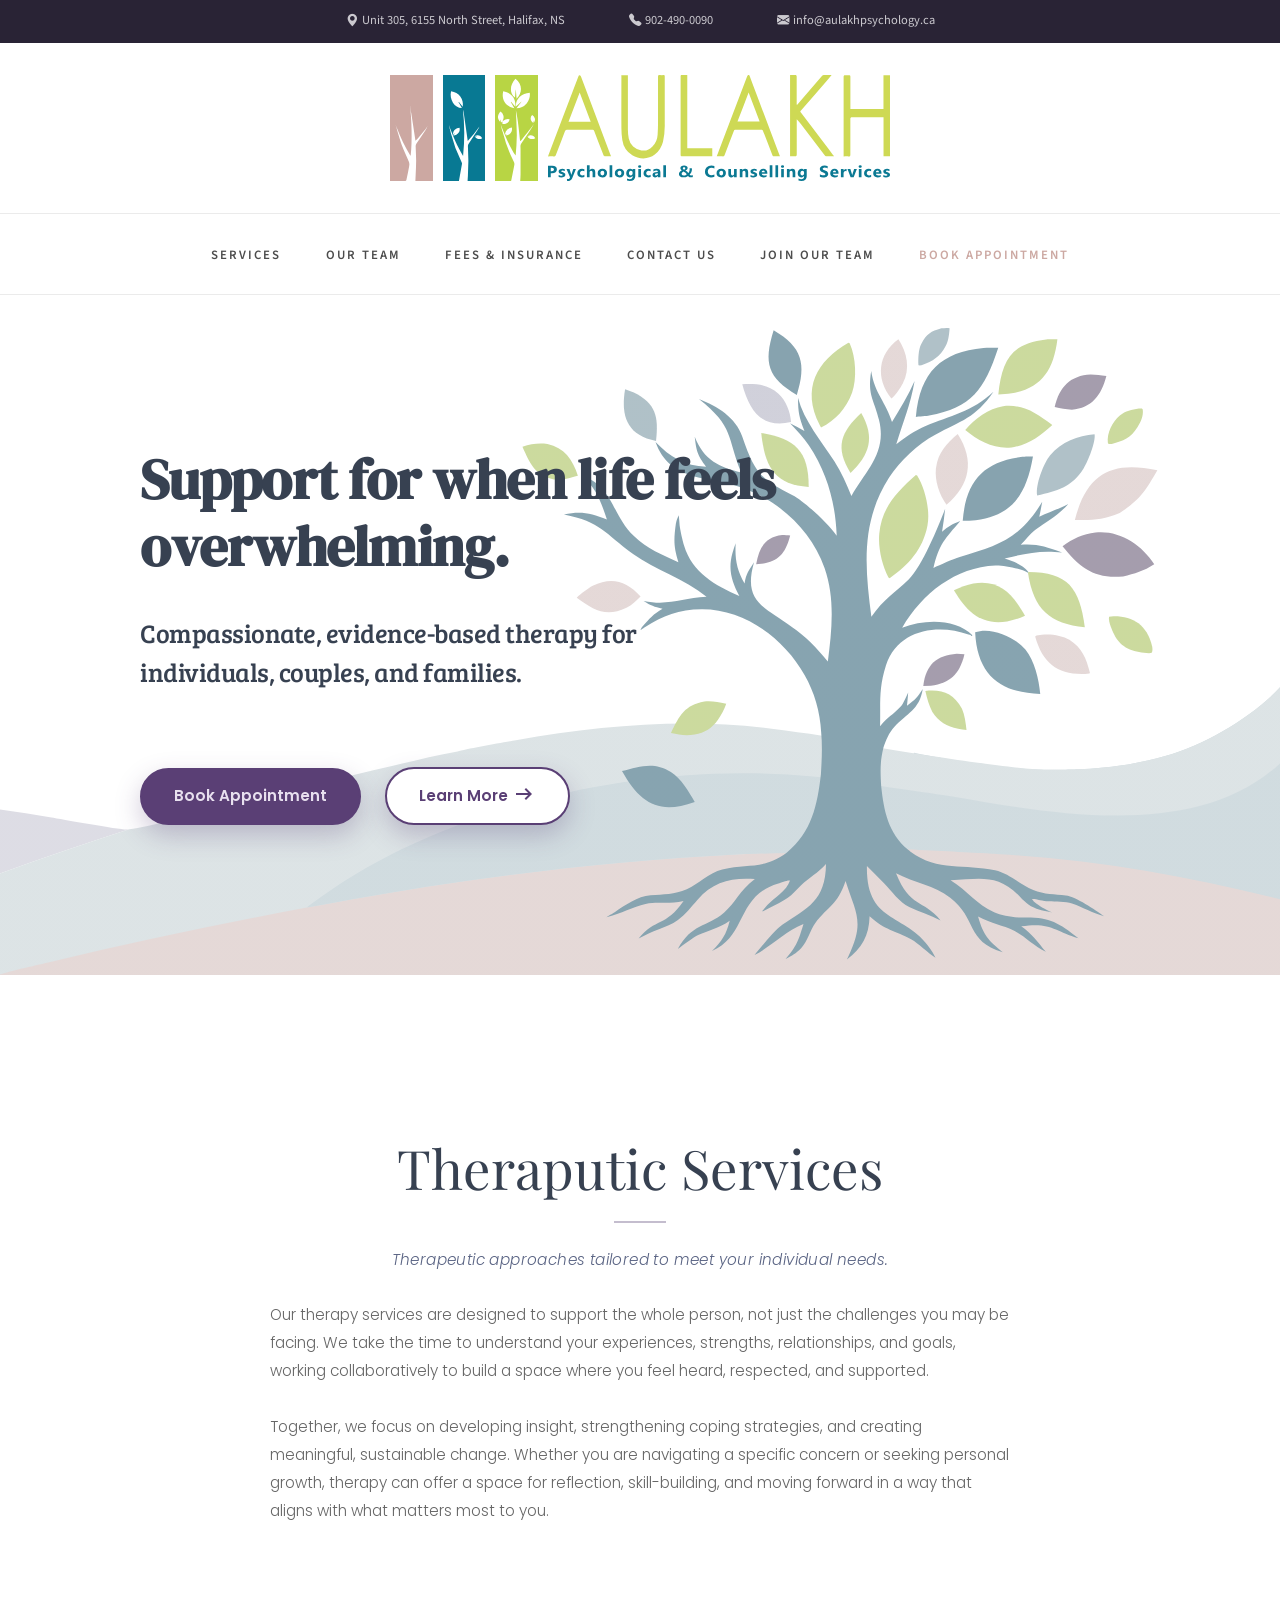
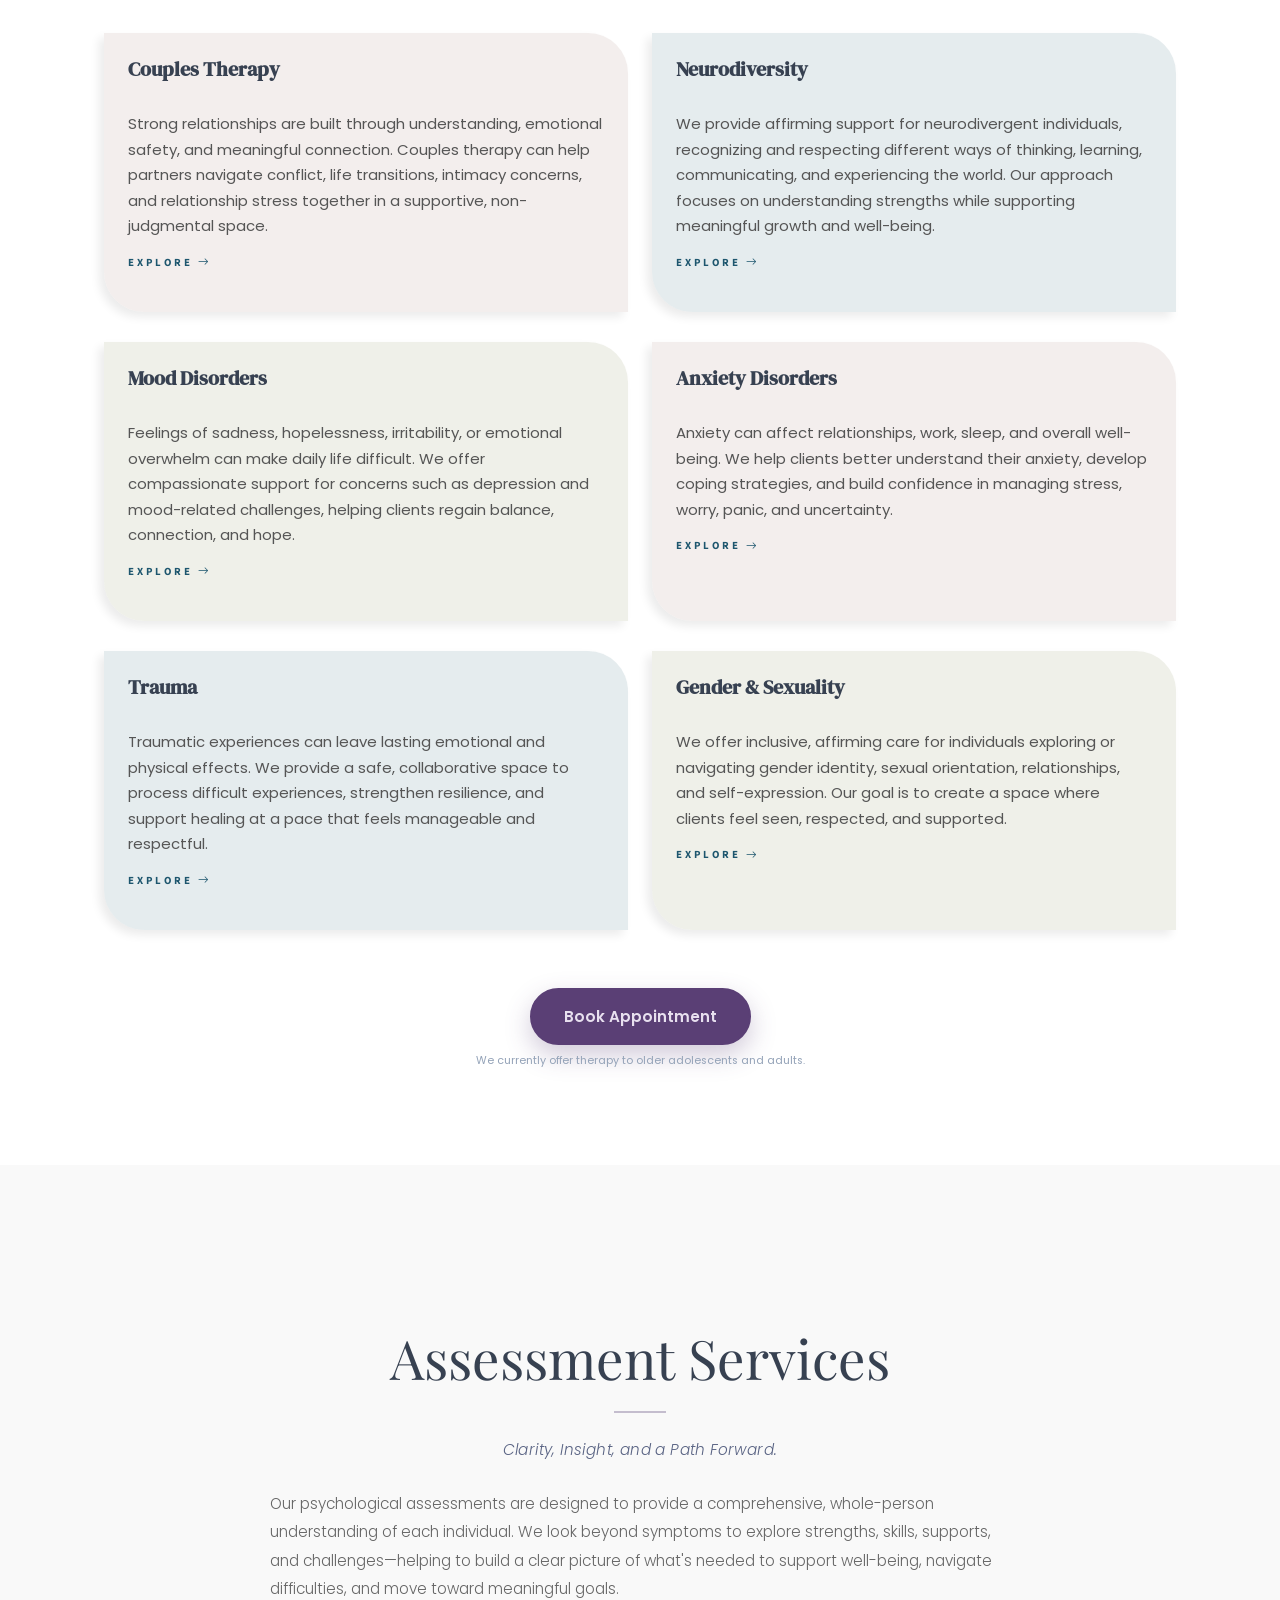
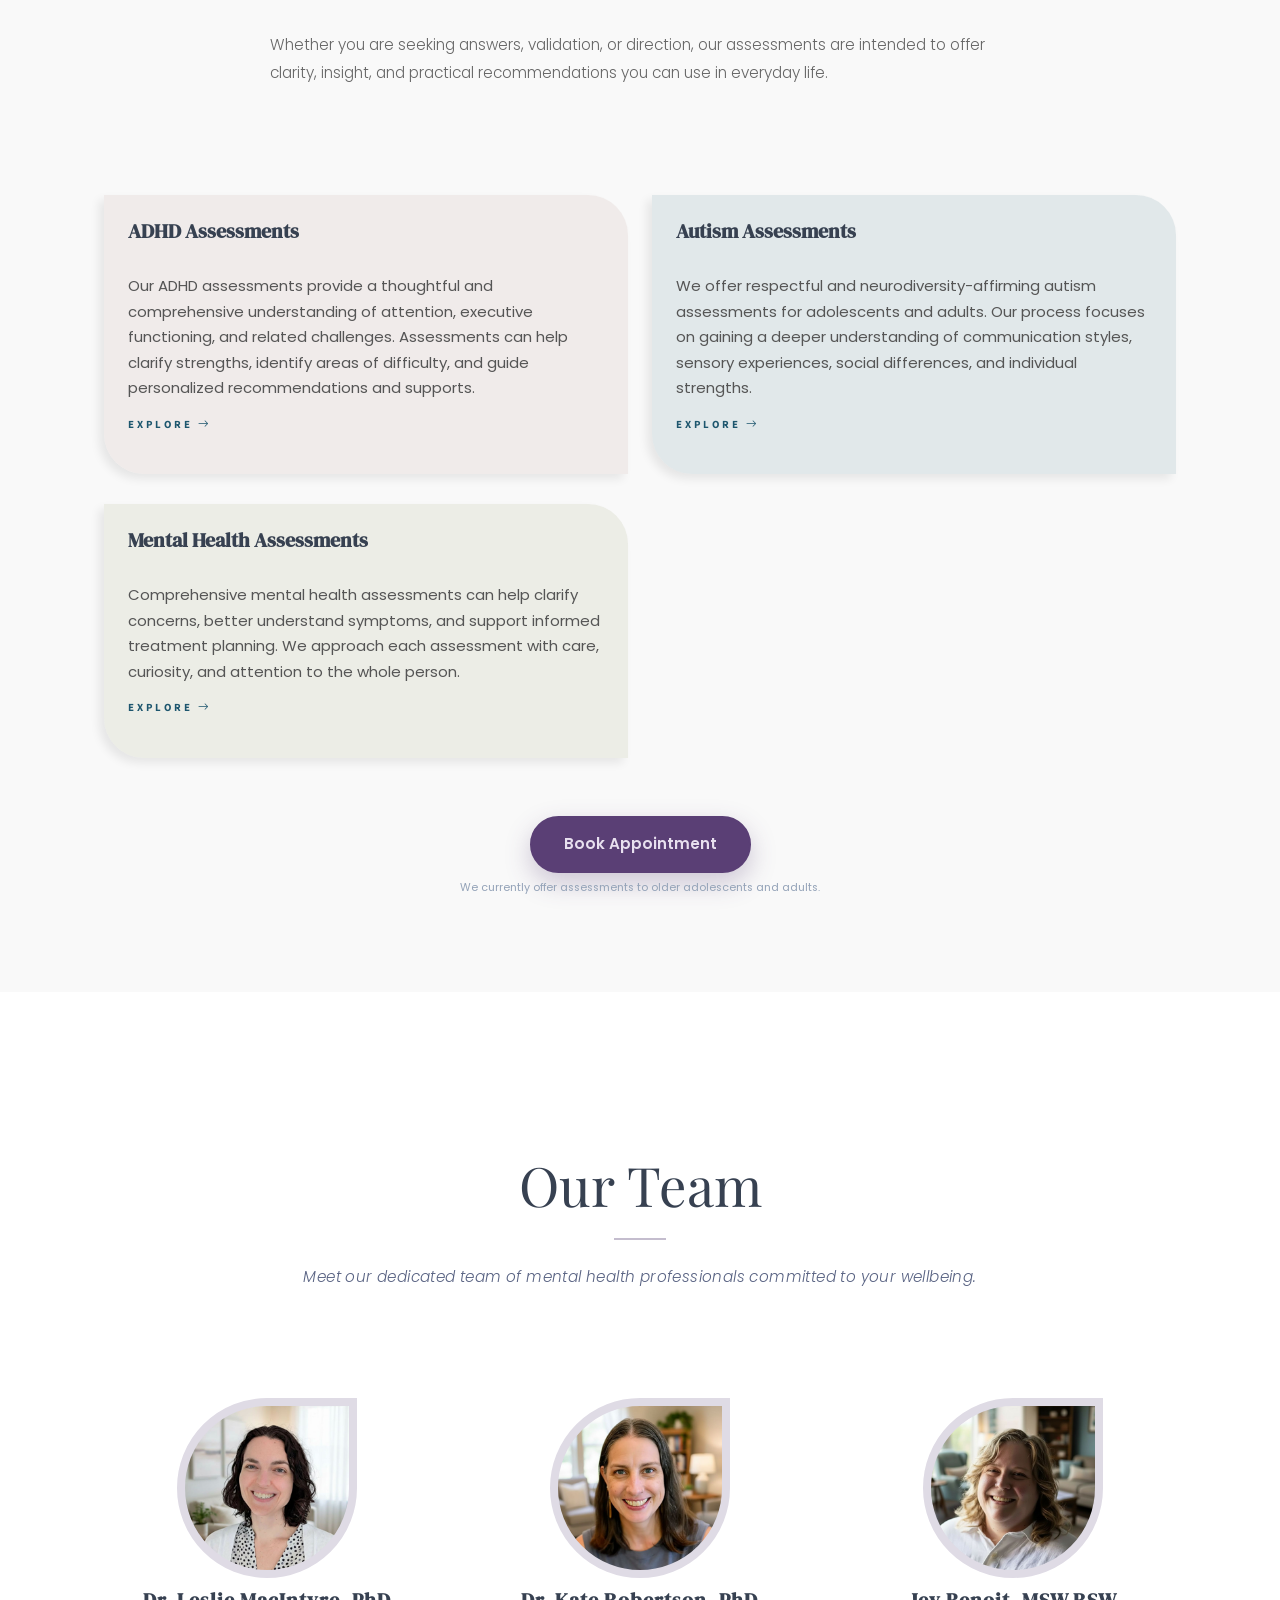
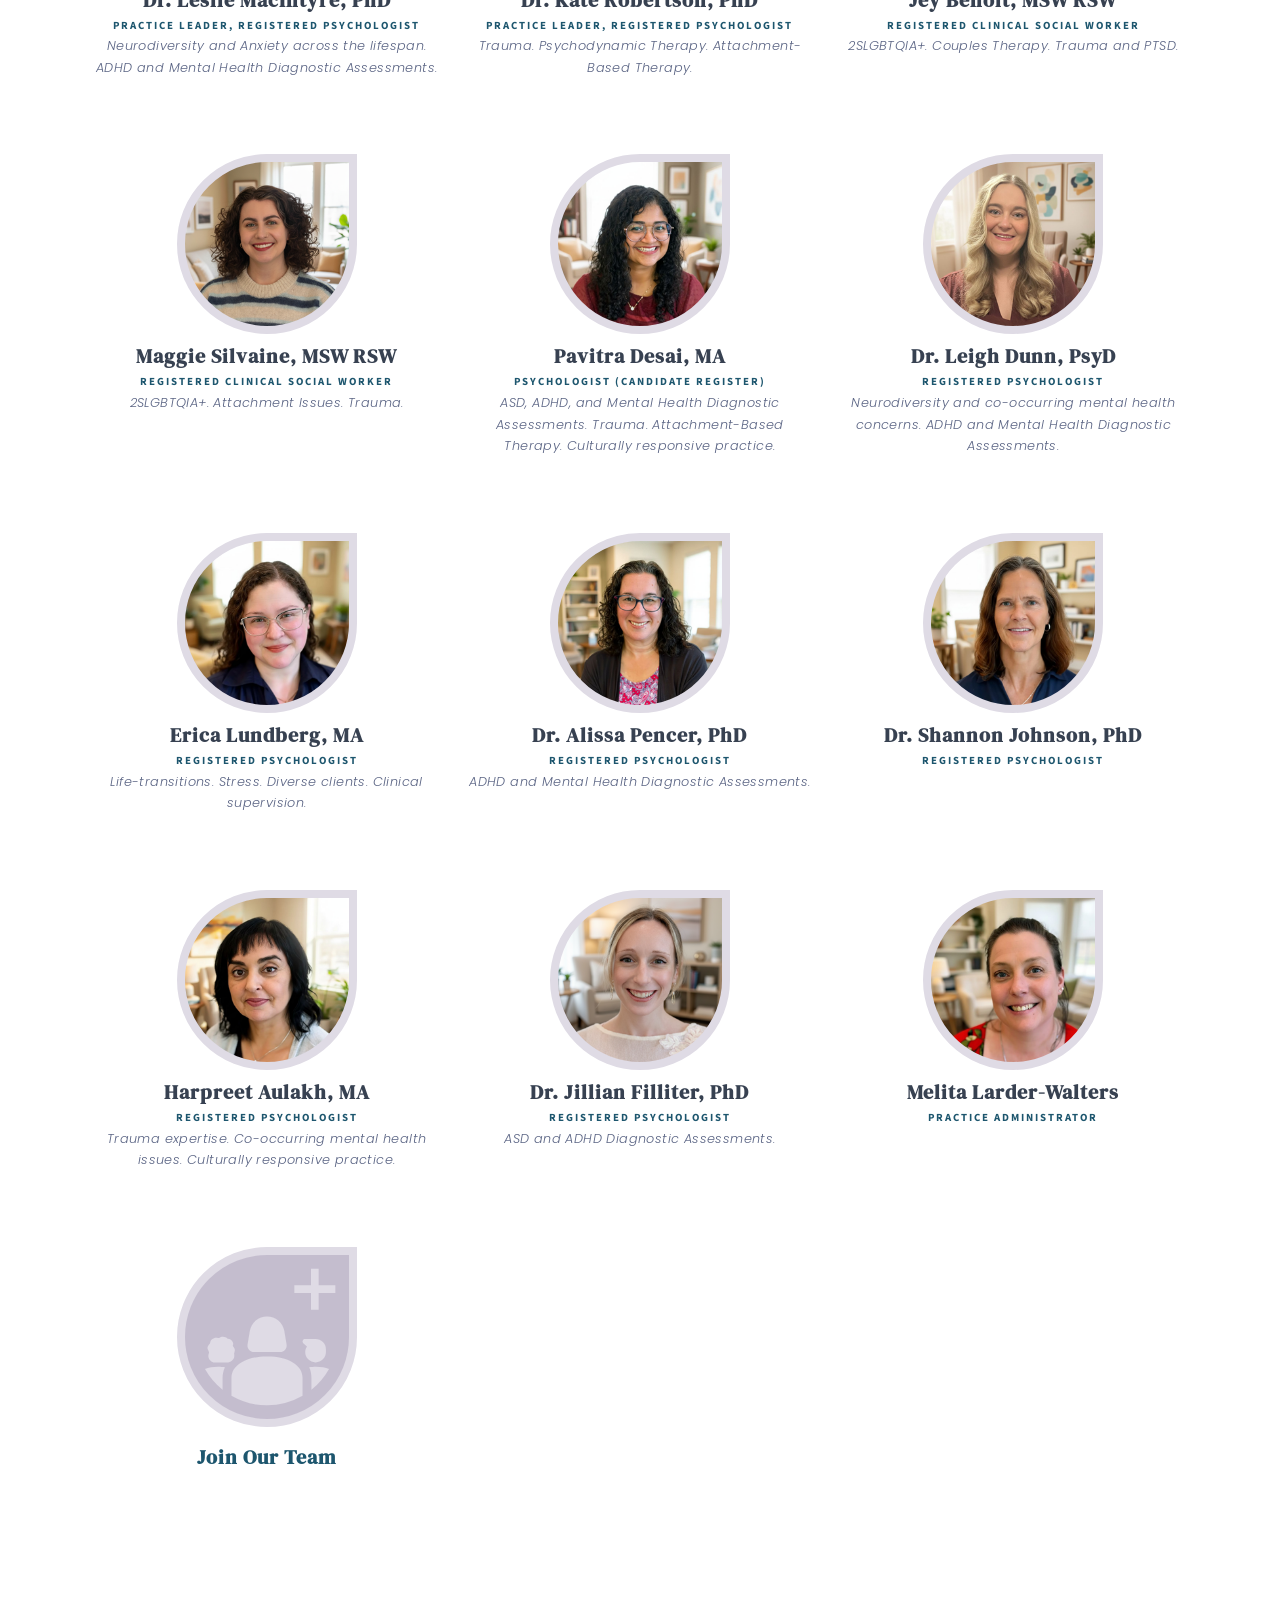
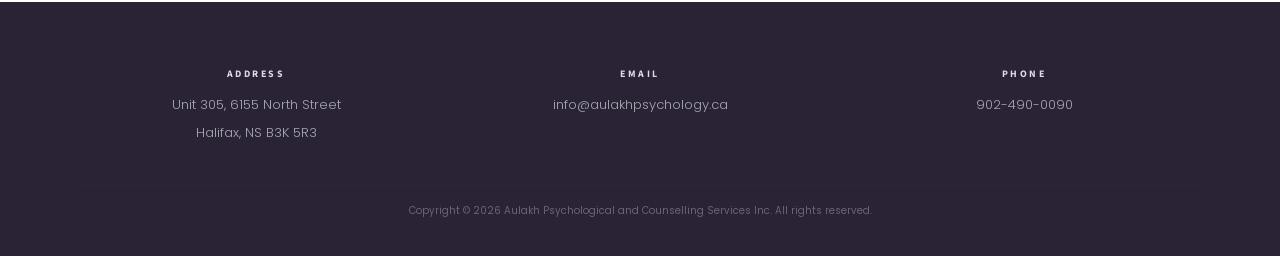
<file: index.html>
<!doctype html>
<html lang="en">
    <head>
        <meta charset="utf-8">
        <meta name="viewport" content="width=device-width, initial-scale=1">
        <meta name="description" content="Registered Clinical Psychologists and Social Workers in Halifax, Nova Scotia" />
	    <meta name="keywords" content="aulakh, psychology, psychological, psychologists, counselling, clinicians, assessments, telehealth" />
        <title>Aulakh Psychology</title>
        
        <!-- STYLESHEETS -->
        <link href="css/animate.css" rel="stylesheet">
        <link href="css/bootstrap.css" rel="stylesheet">
        <link href="css/style.css" rel="stylesheet">
        <!-- END STYLESHEETS -->

        <!-- SCRIPTS -->
        <script src="js/jquery-4.0.0.min.js"></script>
        <script src="js/bootstrap.bundle.js"></script>
        <script src="js/main.js"></script> 
        <!-- END SCRIPTS -->
    </head>
    <body>
        <!-- PRELOADER -->
        <div class="loader-wrap">
            <!-- <span class="loader"></span> -->
        </div>
        <!-- END PRELOADER -->

        <div class="content-blur"></div>

        <!-- HEADER INFO BAR -->
        <div class="text-center d-none d-xl-block header-bar">
                <div class="header-banner">
                    <div class="header-content">
                        <a href="http://maps.google.com?q=6155%20North%20Street%20Halifax%20NS%20B3K%205R3" target="_blank"><i class="pe-md-1 bi bi-geo-alt-fill"></i></a><a href="http://maps.google.com?q=6155%20North%20Street%20Halifax%20NS%20B3K%205R3" target="_blank">Unit 305, 6155 North Street, Halifax, NS</a>
                    </div>
                    <div class="header-content">
                        <a href="tel:+9024900090"><i class="pe-md-1 bi bi-telephone-fill"></i></a><a href="tel:+9024900090">902-490-0090</a>
                    </div>
                    <div class="header-content">
                        <a href="mailto:info@aulakhpsychology.ca"><i class="pe-md-1 bi bi-envelope-fill"></i></a><a href="mailto:info@aulakhpsychology.ca">info@aulakhpsychology.ca</a>                  
                    </div>
                </div>
        </div>
        <!-- END HEADER INFO BAR -->

        <!-- WEBSITE LOGO -->
        <div class="logo-wrap">
            <a href="index.html" class="logo-container">
                <div class="img-container"> 
                    <img src="images/aulakh_logo_1.svg" id="logo-1" alt="Aulakh Logo Small Tree" />
                </div>
                <div class="img-container">
                    <img src="images/aulakh_logo_2.svg" id="logo-2" alt="Aulakh Logo Medium Tree" />
                </div>
                <div class="img-container">
                    <img src="images/aulakh_logo_3.svg" id="logo-3" alt="Aulakh Logo Large Tree" />
                </div>
                <div class="img-container">
                    <img src="images/aulakh_logo_4.svg" id="logo-4" alt="Aulakh Logo Text" />
                </div>
            </a>
        </div>
        <!-- END WEBSITE LOGO -->

        <!-- NAVIGATION MENU -->
        <nav class="sticky-top main-nav" role="navigation">
            <div class="navbar-container">
                <a href="index.html">
                    <img src="images/aulakh_logo.svg" class="navbar-logo" alt="Aulakh Logo">
                </a>
                <button class="navbar-toggle">
                    <span class="bar"></span>
                    <span class="bar"></span>
                    <span class="bar"></span>
                </button>
                <div class="navbar-inner">
                    <ul class="navbar-menu">
                        <li class="has-dropdown">
                            <a class="scroll" href="index.html#theraputic-services">Services</a>
                            <button  class="drop-toggle">
                                <i class="bi bi-chevron-compact-down chevron"></i>
                            </button>
                            <ul class="dropdown">
                                <li><a href="couples-therapy.html">Couples Therapy</a></li>
                                <li><a href="neurodiversity.html">Neurodiversity</a></li>
                                <li><a href="mood-disorders.html">Mood Disorders</a></li>
                                <li><a href="anxiety-disorders.html">Anxiety Disorders</a></li>
                                <li><a href="trauma.html">Trauma</a></li>
                                <li><a href="gender-sexuality.html">Gender & Sexuality</a></li>
                                <li><a href="index.html#assessment-services">Assessments</a></li>
                            </ul>
                        </li>
                        <li><a class="scroll" href="index.html#team">Our Team</a></li>
                        <li><a href="fees.html">Fees & Insurance</a></li>
                        <li><a href="contact.html">Contact Us</a></li>
                        <li><a href="join-team.html">Join Our Team</a></li>
                        <li><a data-bs-toggle="modal" data-bs-target="#bookModal" class="appointment">Book Appointment</a></li>
                    </ul>
                </div>
            </div>
        </nav>
        <!-- END NAVIGATION MENU -->

        <!-- HERO SECTION -->
        <div class="hero hero-main-overlay vertical-align">
            <div class="section-wrap-main">
                <h1>Support for when life feels overwhelming.</h1>
                <h2>Compassionate, evidence-based therapy for individuals, couples, and families.</h2>
                <a data-bs-toggle="modal" data-bs-target="#bookModal" class="btn-appt">Book Appointment</a>
                <div class="modal fade" id="bookModal" tabindex="-1" aria-labelledby="bookModalLabel" aria-hidden="true">
                    <div class="modal-dialog modal-dialog-centered modal-xl modal-fullscreen-lg-down">
                        <div class="modal-content">
                            <div class="modal-header">
                                    <button type="button" class="btn-close" data-bs-dismiss="modal" aria-label="Close"></button>
                            </div>
                            <div class="modal-body">
                                <div class="modal-cta">

                                    <!-- Left: Contact info -->
                                    <div>
                                        <h2 class="cta-contact-h">Contact Info</h2>
                                        <div style="margin-top:1.75rem">
                                            <a href="mailto:info@aulakhpsychology.ca" class="contact-link">
                                                <div class="c-icon">
                                                    <svg viewBox="0 0 24 24" width="20" height="20" fill="none" stroke="currentColor" stroke-width="1.8"><rect x="3" y="5" width="18" height="14" rx="2"/><path d="M3 7l9 6 9-6"/></svg>
                                                </div>
                                                <div class="c-meta">
                                                    <span class="c-lbl">Email</span>
                                                    <span class="c-val">info@aulakhpsychology.ca</span>
                                                </div>
                                            </a>
                                            <a href="tel:+9024900090" class="contact-link">
                                                <div class="c-icon">
                                                    <svg viewBox="0 0 24 24" width="20" height="20" fill="none" stroke="currentColor" stroke-width="1.8"><path d="M6.6 10.8c1.4 2.8 3.8 5.1 6.6 6.6l2.2-2.2c.3-.3.7-.4 1-.2 1.1.4 2.3.6 3.5.6.6 0 1 .4 1 1V20c0 .6-.4 1-1 1C10.4 21 3 13.6 3 4.4c0-.6.4-1 1-1h3.4c.6 0 1 .4 1 1 0 1.2.2 2.4.6 3.5.1.4 0 .8-.2 1z" stroke-linejoin="round"/></svg>
                                                </div>
                                                <div class="c-meta">
                                                    <span class="c-lbl">Phone</span>
                                                    <span class="c-val">902-490-0090</span>
                                                </div>
                                            </a>
                                            <a href="fax:+9024900099" class="contact-link">
                                                <div class="c-icon">
                                                    <svg viewBox="0 0 24 24" width="20" height="20" fill="none" stroke="currentColor" stroke-width="1.8"><path d="M19 8h-1V3H6v5H5c-1.66 0-3 1.34-3 3v5h4v5h12v-5h4v-5c0-1.66-1.34-3-3-3zM8 5h8v3H8V5zm8 14H8v-5h8v5zm3-5h-1v-2H6v2H5v-3c0-0.55 0.45-1 1-1h12c0.55 0 1 .45 1 1v3zM18 12.5c-.55 0-1-.45-1-1s.45-1 1-1 1 .45 1 1-.45 1-1 1z" stroke-linejoin="round"/></svg>
                                                </div>
                                                <div class="c-meta">
                                                    <span class="c-lbl">Fax</span>
                                                    <span class="c-val">902-490-0099</span>
                                                </div>
                                            </a>
                                            <a href="http://maps.google.com?q=6155+North+Street+Halifax+NS" target="_blank" class="contact-link">
                                                <div class="c-icon">
                                                    <svg viewBox="0 0 24 24" width="20" height="20" fill="none" stroke="currentColor" stroke-width="1.8"><path d="M12 2C8.13 2 5 5.13 5 9c0 5.25 7 13 7 13s7-7.75 7-13c0-3.87-3.13-7-7-7zm0 9.5c-1.38 0-2.5-1.12-2.5-2.5s1.12-2.5 2.5-2.5 2.5 1.12 2.5 2.5-1.12 2.5-2.5 2.5z" stroke-linejoin="round"/></svg>
                                                </div>
                                                <div class="c-meta">
                                                    <span class="c-lbl">Address</span>
                                                    <span class="c-val">Unit 305, 6155 North Street</span>
                                                    <span class="c-val">Halifax, NS B3K 5R3</span>
                                                </div>
                                            </a>
                                        </div>
                                    </div>

                                <!-- Right: Form -->
                                <!--
                                    FORM SETUP NOTE:
                                    This form submits via FormSubmit.co, the same free, no-backend service used
                                    on the ADHD Assessments page. To activate it:
                                    1. Replace REPLACE_WITH_INTAKE_EMAIL@aulakhpsychology.ca below with the real intake email.
                                    2. FormSubmit will send that inbox one confirmation email the first time the
                                    form is submitted — click the activation link in it to start receiving
                                    submissions. (If you've already activated this address for the ADHD page,
                                    it's already active here too.)
                                -->
                                    <div>
                                        <h2 class="cta-contact-h">Book Your Appointment</h2>
                                        <div class="toggle-container fgroup">
                                            <span id="newClient" class="toggle-label-text">New Client</span>
                                            <label class="switch">
                                                <input type="checkbox" id="formToggler">
                                                <span class="slider round"></span>
                                            </label>
                                            <span id="existingClient" class="toggle-label-text disabled">Existing Client</span>
                                        </div>

                                        <form id="formA" class="toggle-form" action="https://formsubmit.co/REPLACE_WITH_INTAKE_EMAIL@aulakhpsychology.ca" method="POST">
                                            <input type="hidden" name="_subject" value="New Client Appointment Request">
                                            <input type="hidden" name="_template" value="table">
                                            <input type="hidden" name="_next" value="index.html#book-modal">
                                            <input type="text" name="_honey" style="display:none" tabindex="-1" autocomplete="off">

                                            <div class="fgroup">
                                                <label class="flabel" for="new-contact-name">Full Name</label>
                                                <input class="finput" type="text" id="new-contact-name" name="Name" placeholder="First Last" autocomplete="name" required>
                                            </div>
                                            <div class="frow fgroup">
                                                <div>
                                                    <label class="flabel" for="new-contact-phone">Phone</label>
                                                    <input class="finput phone-format" type="tel" id="new-contact-phone" name="Phone" placeholder="(555) 555-5555" maxlength="13" autocomplete="tel" required>
                                                </div>
                                                <div>
                                                    <label class="flabel" for="new-contact-email">Email</label>
                                                    <input class="finput" type="email" id="new-contact-email" name="Email" placeholder="name@example.com" autocomplete="email" required>
                                                </div>
                                            </div>
                                            <div class="fgroup">
                                                <label class="flabel" for="new-contact-info">How Can We Help?</label>
                                                <textarea class="finput" id="new-contact-info" name="Additional Information" placeholder="Briefly describe what you're looking for..." required></textarea>
                                            </div>
                                            <p class="fineprint">
                                                By submitting this form, you consent to receive communications from Aulakh
                                                Psychological & Counselling Services, Inc. If you provide an email address, you'll
                                                receive an automated confirmation. See our <a href="privacy-policy.html" target="_blank">Privacy Policy</a> for details
                                                on how we protect your information.
                                            </p>
                                            <button class="submit-btn" type="submit">Request Appointment</button>
                                        </form>

                                        <form id="formB" class="toggle-form hidden" action="https://formsubmit.co/REPLACE_WITH_INTAKE_EMAIL@aulakhpsychology.ca" method="POST">
                                            <input type="hidden" name="_subject" value="Existing Client Appointment Request">
                                            <input type="hidden" name="_template" value="table">
                                            <input type="hidden" name="_next" value="index.html#book-modal">
                                            <input type="text" name="_honey" style="display:none" tabindex="-1" autocomplete="off">

                                            <div class="fgroup">
                                                <label class="flabel" for="existing-contact-name">Full Name</label>
                                                <input class="finput" type="text" id="existing-contact-name" name="Name" placeholder="First Last" autocomplete="name" required>
                                            </div>
                                            <div class="frow fgroup">
                                                <div>
                                                    <label class="flabel" for="existing-contact-phone">Phone</label>
                                                    <input class="finput phone-format" type="tel" id="existing-contact-phone" name="Phone" placeholder="(555) 555-5555" maxlength="13" autocomplete="tel" required>
                                                </div>
                                                <div>
                                                    <label class="flabel" for="existing-contact-email">Email</label>
                                                    <input class="finput" type="email" id="existing-contact-email" name="Email" placeholder="name@example.com" autocomplete="email" required>
                                                </div>
                                            </div>
                                            <div class="fgroup">
                                                <label class="flabel" for="clinician-select">Select your Clinician</label>
                                                <select class="finput custom-select" id="clinician-select" name="Clinician" required>
                                                    <option value="" disabled selected hidden>--Please choose an option--</option>
                                                    <option value="Alissa Pencer">Dr. Alissa Pencer</option>
                                                    <option value="Erica Lundberg">Erica Lundberg</option>
                                                    <option value="Harpreet Aulakh">Harpreet Aulakh</option>
                                                    <option value="Jey Benoit">Jey Benoit</option>
                                                    <option value="Jillian Filliter">Dr. Jillian Filliter</option>
                                                    <option value="Kate Robertson">Dr. Kate Robertson</option>
                                                    <option value="Leigh Dunn">Dr. Leigh Dunn</option>
                                                    <option value="Leslie MacIntyre">Dr. Leslie MacIntyre</option>
                                                    <option value="Maggie Silvaine">Maggie Silvaine</option>
                                                    <option value="Pavitra Desai">Pavitra Desai</option>
                                                    <option value="Shannon Johnson">Dr. Shannon Johnson</option>
                                                </select>
                                            </div>
                                            <div class="fgroup">
                                                <label class="flabel" for="exiting-contact-info">When would you like an appointment?</label>
                                                <textarea class="finput" id="existing-contact-info" name="Additional Information" placeholder="Please list the date or range for when you would like an appointment. Leave this field blank for the earliest available appointment with your clinician."></textarea>
                                            </div>
                                            <p class="fineprint">
                                                By submitting this form, you consent to receive communications from Aulakh
                                                Psychological & Counselling Services, Inc. If you provide an email address, you'll
                                                receive an automated confirmation. See our <a href="privacy-policy.html" target="_blank">Privacy Policy</a> for details
                                                on how we protect your information.
                                            </p>
                                            <button class="submit-btn" type="submit">Request Appointment</button>
                                        </form>
                                    </div>

                                </div>
                            </div>
                        </div>
                    </div>
                </div>
                <a data-bs-toggle="modal" data-bs-target="#learnModal" class="btn-alt">
                    <span>Learn More</span>
                    <span class="material-symbols-outlined size-24">arrow_right_alt</span>
                </a>
                <div class="modal fade" id="learnModal" tabindex="-1" aria-labelledby="learnModalLabel" aria-hidden="true">
                    <div class="modal-dialog modal-dialog-centered modal-xl modal-fullscreen-lg-down">
                        <div class="modal-content">
                            <div class="modal-body modal-card">
                                <div class="row" style="max-height: 75px;">
                                    <div class="section-head col-10 offset-1 text-center">
                                        <h2 id="learnModalLabel">Who We Are</h2>
                                    </div>
                                    <div class="col-1 text-end" style="max-height: 50px;">
                                        <button type="button" class="btn-close" data-bs-dismiss="modal" aria-label="Close"></button>
                                    </div>
                                </div>
                                <div class="row align-items-center">
                                    <div class="col-xl-8 ibox">
                                        <p>
                                            We are a team of experienced Registered Psychologists and Registered Clinical Social Workers who 
                                            provide compassionate, collaborative, and personalized care, grounded in current best practices.
                                        </p>
                                        <p>
                                            Our clinicians work with clients across a wide range of ages and developmental stages, including 
                                            children, adolescents, young adults, adults, parents, and couples. We also have specialized experience 
                                            supporting individuals who work in, or have previously worked in, high-risk environments such as veterans, 
                                            first responders, and corrections officers.
                                        </p>
                                        <p>
                                            Our team has extensive experience addressing a broad range of mental health concerns and life stressors, 
                                            including anxiety, obsessive-compulsive disorder (OCD), stress, depression, adjustment to major life changes, 
                                            trauma, grief and loss, relationship challenges, workplace stress and burnout, as well as chronic disabilities 
                                            and illnesses.
                                        </p>
                                        <p>
                                            We are known for our warm, empathic, and collaborative approach. Using evidence-based treatments, we work alongside 
                                            our clients to better understand their difficulties, develop effective coping strategies, manage identified challenges, 
                                            and strengthen their unique personal resources and abilities.
                                        </p>
                                        <p>
                                            It is both our privilege and pleasure to support our clients as they move forward in meaningful and positive ways in their lives.
                                        </p>
                                    </div>
                                    <div class="col-xl-4 p-0 modal-container">
                                        <img class="infographic" src="images/process-infographic.svg">
                                    </div>
                                </div>
                            </div>
                        </div>
                    </div>
                </div>
            </div>
        </div>

        <!-- THERAPUTIC SERVICES -->
        <div class="section bg-white">
            <div class="contianer">
                <div class="intro"  id="theraputic-services">
                    <h1>Theraputic Services</h1>
                    <div class="intro-rule"></div>
                    <p class="intro-lead">Therapeutic approaches tailored to meet your individual needs.</p>
                    <p class="intro-body text-start">
                        Our therapy services are designed to support the whole person, not just the challenges you may be facing. We take the time to 
                        understand your experiences, strengths, relationships, and goals, working collaboratively to build a space where you feel heard, 
                        respected, and supported.
                    </p>
                    <p class="intro-lead"></p>
                    <p class="intro-body text-start">
                        Together, we focus on developing insight, strengthening coping strategies, and creating meaningful, sustainable change. Whether 
                        you are navigating a specific concern or seeking personal growth, therapy can offer a space for reflection, skill-building, and 
                        moving forward in a way that aligns with what matters most to you.
                    </p>
                    <p class="intro-lead"></p>
                </div>
                <div class="row container">
                    <div class="col-xxl-4 col-lg-6">
                        <div class="services h-100 w-100">
                            <div class="card card-pink h-100 w-100">
                                <a href="couples-therapy.html">
                                    <h3>Couples Therapy</h3>
                                    <p class="description">
                                        Strong relationships are built through understanding, emotional safety, and meaningful connection. 
                                        Couples therapy can help partners navigate conflict, life transitions, intimacy concerns, and 
                                        relationship stress together in a supportive, non-judgmental space.
                                    </p> 
                                </a>
                                <p class="intro-eyebrow">Explore <i class="pe-md-1 bi bi-arrow-right"></i></p>
                            </div>
                        </div>
                    </div>
                    <div class="col-xxl-4 col-lg-6">
                        <div class="services h-100 w-100">
                            <div class="card card-blue h-100 w-100">
                                <a href="neurodiversity.html">
                                    <h3>Neurodiversity</h3>
                                    <p class="description">
                                        We provide affirming support for neurodivergent individuals, recognizing and respecting different ways of thinking, 
                                        learning, communicating, and experiencing the world. Our approach focuses on understanding strengths while supporting 
                                        meaningful growth and well-being.
                                    </p>
                                </a>
                                <p class="intro-eyebrow">Explore <i class="pe-md-1 bi bi-arrow-right"></i></p>
                            </div>
                        </div>
                    </div>
                    <div class="col-xxl-4 col-lg-6">
                        <div class="services h-100 w-100">
                            <div class="card card-green h-100 w-100">
                                <a href="mood-disorders.html">
                                    <h3>Mood Disorders</h3>
                                    <p class="description">
                                        Feelings of sadness, hopelessness, irritability, or emotional overwhelm can make daily life difficult. We offer 
                                        compassionate support for concerns such as depression and mood-related challenges, helping clients regain balance, 
                                        connection, and hope.
                                    </p>
                                </a>
                                <p class="intro-eyebrow">Explore <i class="pe-md-1 bi bi-arrow-right"></i></p>
                            </div>
                        </div>
                    </div>
                    <div class="col-xxl-4 col-lg-6">
                        <div class="services h-100 w-100">
                            <div class="card card-pink h-100 w-100">
                                <a href="anxiety-disorders.html">
                                    <h3>Anxiety Disorders</h3>
                                    <p class="description">
                                        Anxiety can affect relationships, work, sleep, and overall well-being. We help clients better understand their 
                                        anxiety, develop coping strategies, and build confidence in managing stress, worry, panic, and uncertainty.
                                    </p>
                                </a>
                                <p class="intro-eyebrow">Explore <i class="pe-md-1 bi bi-arrow-right"></i></p>
                            </div>
                        </div>
                    </div>
                    <div class="col-xxl-4 col-lg-6">
                        <div class="services h-100 w-100">
                            <div class="card card-blue h-100 w-100">
                                <a href="trauma.html">
                                    <h3>Trauma</h3>
                                    <p class="description">
                                        Traumatic experiences can leave lasting emotional and physical effects. We provide a safe, collaborative space to 
                                        process difficult experiences, strengthen resilience, and support healing at a pace that feels manageable and respectful.
                                    </p>
                                </a>
                                <p class="intro-eyebrow">Explore <i class="pe-md-1 bi bi-arrow-right"></i></p>
                            </div>
                        </div>
                    </div>
                    <div class="col-xxl-4 col-lg-6">
                        <div class="services h-100 w-100">
                            <div class="card card-green h-100 w-100">
                                <a href="gender-sexuality.html">
                                    <h3>Gender & Sexuality</h3>
                                    <p class="description">
                                        We offer inclusive, affirming care for individuals exploring or navigating gender identity, sexual orientation, relationships, 
                                        and self-expression. Our goal is to create a space where clients feel seen, respected, and supported.
                                    </p>
                                </a>
                                <p class="intro-eyebrow">Explore <i class="pe-md-1 bi bi-arrow-right"></i></p>
                            </div>
                        </div>
                    </div>
                </div>
                <div class="text-center">
                    <a data-bs-toggle="modal" data-bs-target="#bookModal" class="btn-appt">Book Appointment</a>
                    <p class="fineprint">We currently offer therapy to older adolescents and adults.</p>
                </div>
            </div>
        </div>

        <!-- ASSESSMENT SERVICES -->
        <div class="section bg-grey">
            <div class="contianer">
                <div class="intro" id="assessment-services">
                    <h1>Assessment Services</h1>
                    <div class="intro-rule"></div>
                    <p class="intro-lead">Clarity, Insight, and a Path Forward.</p>
                    <p class="intro-body text-start">
                        Our psychological assessments are designed to provide a comprehensive, whole-person understanding of
                        each individual. We look beyond symptoms to explore strengths, skills, supports, and
                        challenges—helping to build a clear picture of what's needed to support well-being, navigate difficulties,
                        and move toward meaningful goals.
                    </p>
                    <p class="intro-lead"></p>
                    <p class="intro-body text-start">
                        Whether you are seeking answers, validation, or direction, our assessments are intended to offer clarity,
                        insight, and practical recommendations you can use in everyday life.
                    </p>
                    <p class="intro-lead"></p>
                </div>
                <div class="row container">
                    <div class="col-xxl-4 col-lg-6">
                        <div class="services h-100 w-100">
                            <div class="card card-pink h-100 w-100">
                                <a href="adhd-assessments.html">
                                    <h3>ADHD Assessments</h3>
                                    <p class="description">
                                        Our ADHD assessments provide a thoughtful and comprehensive understanding of attention, executive functioning, and 
                                        related challenges. Assessments can help clarify strengths, identify areas of difficulty, and guide personalized 
                                        recommendations and supports.
                                    </p>
                                </a>
                                <p class="intro-eyebrow">Explore <i class="pe-md-1 bi bi-arrow-right"></i></p>
                            </div>
                        </div>
                    </div>
                    <div class="col-xxl-4 col-lg-6">
                        <div class="services h-100 w-100">
                            <div class="card card-blue h-100 w-100">
                                <a href="asd-assessments.html">
                                    <h3>Autism Assessments</h3>
                                    <p class="description">
                                        We offer respectful and neurodiversity-affirming autism assessments for adolescents and adults. Our process focuses on 
                                        gaining a deeper understanding of communication styles, sensory experiences, social differences, and individual strengths.
                                    </p>
                                </a>
                                <p class="intro-eyebrow">Explore <i class="pe-md-1 bi bi-arrow-right"></i></p>
                            </div>
                        </div>
                    </div>
                    <div class="col-xxl-4 col-lg-6">
                        <div class="services h-100 w-100">
                            <div class="card card-green h-100 w-100">
                                <a href="mental-health-assessments.html">
                                    <h3>Mental Health Assessments</h3>
                                    <p class="description">
                                        Comprehensive mental health assessments can help clarify concerns, better understand symptoms, and support informed treatment 
                                        planning. We approach each assessment with care, curiosity, and attention to the whole person.
                                    </p>
                                </a>
                                <p class="intro-eyebrow">Explore <i class="pe-md-1 bi bi-arrow-right"></i></p>
                            </div>
                        </div>
                    </div>
                </div>
                <div class="text-center">
                    <a data-bs-toggle="modal" data-bs-target="#bookModal" class="btn-appt">Book Appointment</a>
                    <p class="fineprint">We currently offer assessments to older adolescents and adults.</p>
                </div>
            </div>
        </div>
        
        <!-- TEAM -->
        <div class="section bg-white">
            <div class="container">
                <div class="intro" id="team">
                    <h1>Our Team</h1>
                    <div class="intro-rule"></div>
                    <p class="intro-lead">Meet our dedicated team of mental health professionals committed to your wellbeing.</p>
                </div>
                <div class="row">
                    <!-- LESLIE PROFILE -->
                    <div class="col-xxl-3 col-lg-4 col-md-6 text-center profile">
                        <button type="button" class="profile-button" style="background-image: url(images/team/leslie-thumb-01.png);" data-bs-toggle="modal" data-bs-target="#leslieModal"></button>
                        <div class="profile-header"><a data-bs-toggle="modal" data-bs-target="#leslieModal">Dr. Leslie MacIntyre, PhD</a></div>
                        <div class="profile-sub">Practice Leader, Registered Psychologist</div>
                        <div class="profile-lead">Neurodiversity and Anxiety across the lifespan. ADHD and Mental Health Diagnostic Assessments.</div>
                        <!-- LESLIE MODAL -->
                        <div class="modal fade" id="leslieModal" tabindex="-1" aria-labelledby="leslieModalLabel" aria-hidden="true">
                            <div class="modal-dialog modal-dialog-centered modal-lg modal-fullscreen-lg-down">
                                <div class="modal-content">
                                    <div class="modal-body modal-card">
                                        <div class="row">
                                            <div class="col-11 text-start">
                                                <h2 id="leslieModalLabel">Dr. Leslie MacIntyre, PhD <small class="text-body-secondary">(she/her/hers)</small></h2>
                                            </div>
                                            <div class="col-1 text-end">
                                                <button type="button" class="btn-close" data-bs-dismiss="modal" aria-label="Close"></button>
                                            </div>
                                        </div>
                                        <div class="row">
                                            <div class="col-12 text-start">
                                                <h5>Practice Leader, Registered Psychologist</h5>
                                            </div>
                                        </div>
                                        <div class="col text-start">
                                            <img class="profile-photo" src="images/team/leslie-01.png">
                                            <p>
                                                Dr. MacIntyre earned her undergraduate degree in psychology from the University of Ottawa
                                                and her MA/PhD in Clinical Psychology at the University of New Brunswick. She completed her
                                                residency at the IWK Health Centre, where she later worked in outpatient mental health
                                                services before transitioning to private practice. She is currently the co-owner of Aulakh
                                                Psychology and Counselling Services Inc.
                                            </p>
                                            <p>
                                                Dr. MacIntyre has extensive experience providing comprehensive diagnostic assessments and
                                                therapy for children, adolescents, and adults. She has a particular interest in Mental Health and
                                                ADHD across the lifespan and is passionate about supporting neurodivergent individuals,
                                                including those with attention, developmental, and learning differences. Her clinical practice
                                                also centers around supporting clients through stressful experiences, anxiety, depression,
                                                relationship challenges, and life transitions, as well as engaging with parents to foster
                                                connections with their children through emotion-focused family therapy. She provides
                                                personalized, strengths-based care that is uniquely adapted to each person's journey.
                                            </p>
                                            <p>
                                                Known for her warm, empathic, and collaborative approach, Dr. MacIntyre draws from
                                                evidence-based therapies including cognitive-behavioural therapy, acceptance and
                                                commitment therapy, mindfulness, and attachment-based approaches, to help clients foster
                                                their strengths and navigate life's challenges. She is dedicated to creating a safe and supportive
                                                environment where clients feel understood, empowered, and connected. It is an honour to
                                                work alongside clients to foster a deeper understanding of themselves, build on their strengths,
                                                and move toward meaningful change.
                                            </p>
                                            <p>
                                                <strong>Video Conference:</strong><br>
                                                You will receive an email with a video link one hour before your scheduled appointment.
                                            </p>
                                            <p>
                                                <strong>Telephone Session:</strong><br>
                                                Dr. MacIntyre will call you for your session. Her number will show up as <em>Private Number</em>, 
                                                so please answer this at your designated appointment time.
                                            </p>
                                        </div>
                                    </div>
                                </div>
                            </div>
                        </div>
                    </div>
                    <!-- END LESLIE PROFILE -->
                    <!-- KATE PROFILE -->
                    <div class="col-xxl-3 col-lg-4 col-md-6 text-center profile">
                        <button type="button" class="profile-button" style="background-image: url(images/team/kate-thumb-01.png);" data-bs-toggle="modal" data-bs-target="#kateModal"></button>
                        <div class="profile-header"><a data-bs-toggle="modal" data-bs-target="#kateModal">Dr. Kate Robertson, PhD</a></div>
                        <div class="profile-sub">Practice Leader, Registered Psychologist</div>
                        <div class="profile-lead">Trauma. Psychodynamic Therapy. Attachment-Based Therapy.</div>
                        <!-- KATE MODAL -->
                        <div class="modal fade" id="kateModal" tabindex="-1" aria-labelledby="kateModalLabel" aria-hidden="true">
                            <div class="modal-dialog modal-dialog-centered modal-lg modal-fullscreen-lg-down">
                                <div class="modal-content">
                                    <div class="modal-body modal-card">
                                        <div class="row">
                                            <div class="col-11 text-start">
                                                <h2 id="kateModalLabel">Dr. Kate Robertson, PhD <small class="text-body-secondary">(she/her/hers)</small></h2>
                                            </div>
                                            <div class="col-1 text-end">
                                                <button type="button" class="btn-close" data-bs-dismiss="modal" aria-label="Close"></button>
                                            </div>
                                        </div>
                                        <div class="row">
                                            <div class="col-12 text-start">
                                                <h5>Practice Leader, Registered Psychologist</h5>
                                            </div>
                                        </div>
                                        <div class="col text-start">
                                            <img class="profile-photo" src="images/team/kate-01.png">
                                            <p>
                                                Dr. Robertson is a clinical psychologist, holding registration with the Nova Scotia Board 
                                                of Examiners of Psychologists. She received her doctorate in Clinical Psychology from the 
                                                Graduate Center at City University of New York. She has wide-ranging training and clinical 
                                                experience working with children, youth, and adults who struggle with mild to severe mental 
                                                health difficulties. She has worked in a variety of settings, including adolescent and adult 
                                                inpatient units, community mental health services, and university counselling centers. Prior 
                                                to working full time at the practice, Dr. Robertson worked at the Garron Centre, the Child 
                                                and Adolescent Mental Health Unit at IWK Health for more than 6 years. Dr. Robertson helps 
                                                foster change with her clients who struggle with a variety of life's stresses, including 
                                                depression, anxiety, trauma, and relationship concerns. She has extensive experience working 
                                                with individuals who wish to repair and foster connections with themselves and those close to 
                                                them.
                                            </p>
                                            <p>
                                                Dr. Robertson is a firm believer in the power of the therapeutic relationship and strives to 
                                                create a safe, healthy, and authentic space for clients to begin their journey of psychological 
                                                growth and change. She believes that effective therapy is a co-created process where she and the 
                                                client work together as a team. Acknowledging and understanding that change can be difficult and 
                                                hard work, she meets each client with warmth and compassion. Dr. Robertson's style combines 
                                                approaches that work to increase an individual's and family's self-knowledge and insight (key 
                                                components of the psychodynamic psychotherapy, EMDR, and attachment-based therapy) with practical 
                                                techniques like coping strategies, skills building and goal-setting (cognitive behaviour therapy 
                                                and dialectical behaviour therapy). She uses attachment and trauma lenses to better understand 
                                                life's stressors and is trained in Eye Movement Desensitization and Reprocessing (EMDR). Above 
                                                all, Dr. Robertson is adaptable to meet each client's individual needs and engages with each 
                                                person with curiosity and empathy.
                                            </p>
                                            <p>
                                                <strong>Video Conference:</strong><br>
                                                You will receive an email with a video link one hour before your scheduled appointment.
                                            </p>
                                            <p>
                                                <strong>Telephone Session:</strong><br>
                                                Dr. Robertson will call you for your session. Her number will show up as <em>Private Number</em>, 
                                                so please answer this at your designated appointment time.
                                            </p>
                                        </div>
                                    </div>
                                </div>
                            </div>
                        </div>
                    </div>
                    <!-- END KATE PROFILE -->
                    <!-- JEY PROFILE -->
                    <div class="col-xxl-3 col-lg-4 col-md-6 text-center profile">
                        <button type="button" class="profile-button" style="background-image: url(images/team/jey-thumb-01.png);" data-bs-toggle="modal" data-bs-target="#jeyModal"></button>
                        <div class="profile-header"><a data-bs-toggle="modal" data-bs-target="#jeyModal">Jey Benoit, MSW RSW</a></div>
                        <div class="profile-sub">Registered Clinical Social Worker</div>
                        <div class="profile-lead">2SLGBTQIA+. Couples Therapy. Trauma and PTSD.</div>
                        <!-- JEY MODAL -->
                        <div class="modal fade" id="jeyModal" tabindex="-1" aria-labelledby="jeyModalLabel" aria-hidden="true">
                            <div class="modal-dialog modal-dialog-centered modal-lg modal-fullscreen-lg-down">
                                <div class="modal-content">
                                    <div class="modal-body modal-card">
                                        <div class="row">
                                            <div class="col-11 text-start">
                                                <h2 id="jeyModalLabel">Jey Benoit, MSW RSW <small class="text-body-secondary">(they/them/theirs)</small></h2>
                                            </div>
                                            <div class="col-1 text-end">
                                                <button type="button" class="btn-close" data-bs-dismiss="modal" aria-label="Close"></button>
                                            </div>
                                        </div>
                                        <div class="row">
                                            <div class="col-12 text-start">
                                                <h5>Registered Clinical Social Worker</h5>
                                            </div>
                                        </div>
                                        <div class="col text-start">
                                            <img class="profile-photo" src="images/team/jey-01.png">
                                            <p>
                                                Jey received their Bachelor of Arts in Psychology from Saint Mary's University in 2017 and 
                                                their Master of Social Work from the University of British Columbia in 2020. They are a 
                                                Registered Social Worker (Clinical Specialist) with the Nova Scotia College of Social Workers 
                                                where they also serve on the Board of Examiners and Complaints Committee. Jey has extensive 
                                                experience in community-based care including work in housing and homelessness, harm reduction, 
                                                and sexual health. They have previously worked with Community Mental Health & Addictions where 
                                                they served as Team Lead for Child & Adolescent Services. Jey currently works with the Halifax 
                                                Sexual Health Centre with a focus on gender-affirming care.
                                            </p>
                                            <p>
                                                At Aulakh Psychological and Counselling Services, Jey works with individuals (adults and 
                                                mature adolescents), families, and romantic relationships. As a transgender clinician, Jey 
                                                is passionate about supporting 2SLGBTQIA+ communities, including people exploring their 
                                                sexual and gender identities. Their clinical interests include post-traumatic stress, 
                                                relationship challenges, stress management, anxiety, depression, personality disorders, and 
                                                navigating overwhelming or complex life experiences.
                                            </p>
                                            <p>
                                                Jey's therapeutic style is grounded in collaboration, empowerment, and curiosity. They aim 
                                                to co-create spaces where clients can show up authentically, deepen their self-understanding, 
                                                and develop tools that support resilience and meaningful change. Jey is formally trained in 
                                                a variety of evidence-based modalities including Cognitive Behavior Therapy (CBT), Dialectical 
                                                Behavior Therapy (DBT), Eye Movement Desensitization and Reprocessing (EMDR), and Emotionally 
                                                Focused Therapy (EFT). Their approach is flexible and integrative, allowing them to tailor 
                                                treatment to each client's unique needs. Jey is also WPATH trained and able to provide Letters 
                                                of Readiness for clients seeking gender-affirming medical or surgical care.
                                            </p>
                                            <p>
                                                <strong>Video Conference:</strong><br>
                                                You will receive an email with a video link one hour before your scheduled appointment.
                                            </p>
                                            <p>
                                                <strong>Telephone Session:</strong><br>
                                                Jey will call you for your session. Their number will show up as <em>Private Number</em>, 
                                                so please answer this at your designated appointment time.
                                            </p>
                                        </div>
                                    </div>
                                </div>
                            </div>
                        </div>
                    </div>
                    <!-- END JEY PROFILE -->
                        <!-- MAGGIE PROFILE -->
                    <div class="col-xxl-3 col-lg-4 col-md-6 text-center profile">
                        <button type="button" class="profile-button" style="background-image: url(images/team/maggie-thumb-01.png);" data-bs-toggle="modal" data-bs-target="#maggieModal"></button>
                        <div class="profile-header"><a data-bs-toggle="modal" data-bs-target="#maggieModal">Maggie Silvaine, MSW RSW</a></div>
                        <div class="profile-sub">Registered Clinical Social Worker</div>
                        <div class="profile-lead">2SLGBTQIA+. Attachment Issues. Trauma.</div>
                        <!-- MAGGIE MODAL -->
                        <div class="modal fade" id="maggieModal" tabindex="-1" aria-labelledby="maggieModalLabel" aria-hidden="true">
                            <div class="modal-dialog modal-dialog-centered modal-lg modal-fullscreen-lg-down">
                                <div class="modal-content">
                                    <div class="modal-body modal-card">
                                        <div class="row">
                                            <div class="col-11 text-start">
                                                <h2 id="maggieModalLabel">Maggie Silvaine, MSW RSW <small class="text-body-secondary">(she/her/hers)</small></h2>
                                            </div>
                                            <div class="col-1 text-end">
                                                <button type="button" class="btn-close" data-bs-dismiss="modal" aria-label="Close"></button>
                                            </div>
                                        </div>
                                        <div class="row">
                                            <div class="col-12 text-start">
                                                <h5>Registered Clinical Social Worker</h5>
                                            </div>
                                        </div>
                                        <div class="col text-start">
                                            <img class="profile-photo" src="images/team/maggie-01.png">
                                            <p>
                                                Maggie is a queer, femme therapist with lived experience of ADHD and chronic illness. Her 
                                                personal experiences shape her approach, and she is passionate about creating a warm, 
                                                authentic, and affirming therapeutic relationship where clients feel deeply understood and 
                                                accepted. She offers a gently challenging approach in partnership with her clients.
                                            </p>
                                            <p>
                                                She works with adults of all genders who are navigating anxiety, relationship challenges, 
                                                self-worth, identity exploration, neurodivergence, chronic illness, and life transitions. 
                                                She has particular expertise supporting 2SLGBTQIA+ clients, people exploring non-monogamy, 
                                                those navigating complex family dynamics, and individuals seeking therapy with someone who 
                                                considers intersections of identity and values moving at the speed of trust.
                                            </p>
                                            <p>
                                                Her approach is collaborative, relational, and trauma-informed. She integrates Internal 
                                                Family Systems (IFS), EMDR, and Sensorimotor Psychotherapy with attachment-based, psychodynamic, 
                                                anti-oppressive, sex-positive, and fat-liberation frameworks. Together, Maggie and her clients 
                                                move beyond symptom management to foster greater self-compassion, authenticity, and lasting change.
                                            </p>
                                            <p>
                                                Maggie has been in private practice since 2018 and is a Registered Social Worker (Clinical 
                                                Specialist) with the Nova Scotia and Ontario Colleges of Social Workers. She offers COVID- and 
                                                illness-conscious therapy, with accommodations including virtual sessions, masking, air filtration, 
                                                and other accessibility options to help clients receive care in ways that feel safe and supportive.
                                            </p>
                                            <p>
                                                <strong>Video Conference:</strong><br>
                                                You will receive an email with a video link one hour before your scheduled appointment.
                                            </p>
                                            <p>
                                                <strong>Telephone Session:</strong><br>
                                                Maggie will call you for your session. Her number will show up as <em>Private Number</em>, 
                                                so please answer this at your designated appointment time.
                                            </p>
                                        </div>
                                    </div>
                                </div>
                            </div>
                        </div>
                    </div>
                    <!-- END MAGGIE PROFILE -->
                    <!-- PAVITRA PROFILE -->
                    <div class="col-xxl-3 col-lg-4 col-md-6 text-center profile">
                        <button type="button" class="profile-button" style="background-image: url(images/team/pavitra-thumb-01.png);" data-bs-toggle="modal" data-bs-target="#pavitraModal"></button>
                        <div class="profile-header"><a data-bs-toggle="modal" data-bs-target="#pavitraModal">Pavitra Desai, MA</a></div>
                        <div class="profile-sub">Psychologist (Candidate Register)</div>
                        <div class="profile-lead">ASD, ADHD, and Mental Health Diagnostic Assessments. Trauma. Attachment-Based Therapy. Culturally responsive practice.</div>
                        <!-- PAVITRA MODAL -->
                        <div class="modal fade" id="pavitraModal" tabindex="-1" aria-labelledby="pavitraModalLabel" aria-hidden="true">
                            <div class="modal-dialog modal-dialog-centered modal-lg modal-fullscreen-lg-down">
                                <div class="modal-content">
                                    <div class="modal-body modal-card">
                                        <div class="row">
                                            <div class="col-11 text-start">
                                                <h2 id="pavitraModalLabel">Pavitra Desai, MA <small class="text-body-secondary">(she/her/hers)</small></h2>
                                            </div>
                                            <div class="col-1 text-end">
                                                <button type="button" class="btn-close" data-bs-dismiss="modal" aria-label="Close"></button>
                                            </div>
                                        </div>
                                        <div class="row">
                                            <div class="col-12 text-start">
                                                <h5>Clinical Therapist</h5>
                                            </div>
                                        </div>
                                        <div class="col text-start">
                                            <img class="profile-photo" src="images/team/pavitra-01.png">
                                            <p>
                                                Pavitra is an experienced clinical therapist with a proven history of working in the mental 
                                                health care industry across various settings, including hospitals, schools, clinics, and 
                                                training centers in India. She has been working in Halifax for the past 2 years. She currently 
                                                provides support to children aged 12 and above, adolescents, and adults. Her areas of 
                                                specialization include helping clients with anxiety, depression, relationship issues, 
                                                trauma/PTSD, life transitions, lifestyle challenges, and body image concerns. Pavitra also 
                                                has expertise in counselling individuals with ADHD, disruptive behaviours, family relational 
                                                problems, and those facing everyday stressors, including crisis situations. Additionally, she 
                                                conducts psychological assessments for adults, focusing on ADHD, Autism Spectrum Disorder (ASD) 
                                                and trauma.
                                            </p>
                                            <p>
                                                Pavitra follows a systemic, person-centred approach that is mindful of cultural, ethnic, and 
                                                economic concerns. She believes that each individual must be treated with dignity and respect 
                                                and places immense value on individuality and growth. As no two people can be the same, treating 
                                                every individual and their concerns and opinions as unique and vital is essential. With a warm 
                                                and empathic approach, she aims to create a safe, non-judgmental space where clients feel heard 
                                                and accepted. In this environment, clients can begin to process their experiences, gain insight, 
                                                gradually resolve concerns, and adopt more adaptive and healthy patterns.
                                            </p>
                                            <p>
                                                Pavitra believes in following a collaborative and eclectic therapeutic approach, drawing 
                                                from multiple frameworks including emotion-focused therapy, cognitive-behavioural therapy, 
                                                mindfulness-based interventions, and acceptance-based models. She holds a Master's degree in 
                                                Psychology from the University of Mumbai and a Post Graduate Diploma in Counselling Psychology 
                                                (equivalent to a clinical internship and degree) from St. Xaviers Institute, Mumbai.
                                            </p>
                                            <p>
                                                <strong>Video Conference:</strong><br>
                                                You will receive an email with a video link one hour before your scheduled appointment.
                                            </p>
                                            <p>
                                                <strong>Telephone Session:</strong><br>
                                                Pavitra will call you for your session. Her number will show up as <em>Private Number</em>, 
                                                so please answer this at your designated appointment time.
                                            </p>
                                        </div>
                                    </div>
                                </div>
                            </div>
                        </div>
                    </div>
                    <!-- END PAVITRA PROFILE -->
                    <!-- LEIGH PROFILE -->
                    <div class="col-xxl-3 col-lg-4 col-md-6 text-center profile">
                        <button type="button" class="profile-button" style="background-image: url(images/team/leigh-thumb-01.png);" data-bs-toggle="modal" data-bs-target="#leighModal"></button>
                        <div class="profile-header"><a data-bs-toggle="modal" data-bs-target="#leighModal">Dr. Leigh Dunn, PsyD</a></div>
                        <div class="profile-sub"> Registered Psychologist</div>
                        <div class="profile-lead">Neurodiversity and co-occurring mental health concerns. ADHD and Mental Health Diagnostic Assessments.</div>
                        <!-- LEIGH MODAL -->
                        <div class="modal fade" id="leighModal" tabindex="-1" aria-labelledby="leighModalLabel" aria-hidden="true">
                            <div class="modal-dialog modal-dialog-centered modal-lg modal-fullscreen-lg-down">
                                <div class="modal-content">
                                    <div class="modal-body modal-card">
                                        <div class="row">
                                            <div class="col-11 text-start">
                                                <h2 id="leighModalLabel">Dr. Leigh Dunn, PsyD <small class="text-body-secondary">(she/her/hers)</small></h2>
                                            </div>
                                            <div class="col-1 text-end">
                                                <button type="button" class="btn-close" data-bs-dismiss="modal" aria-label="Close"></button>
                                            </div>
                                        </div>
                                        <div class="row">
                                            <div class="col-12 text-start">
                                                <h5>Registered Psychologist</h5>
                                            </div>
                                        </div>
                                        <div class="col text-start">
                                            <img class="profile-photo" src="images/team/leigh-01.png">
                                            <p>
                                                Dr. Dunn completed her doctorate in clinical psychology at Memorial University of Newfoundland 
                                                and finished her pre-doctoral internship with Dalhousie University.
                                            </p>
                                            <p>
                                                Dr. Dunn places a strong emphasis on the therapeutic alliance, focusing on building trust, 
                                                safety, autonomy, and comfort, so she and the client can work as a collaborative team in 
                                                treatment. As a compassionate, down-to-earth, and adaptable clinician, she uses the 
                                                therapeutic relationship as the foundation in her work.
                                            </p>
                                            <p>
                                                Her practice is guided by a holistic, neurodiversity affirming, and trauma-informed approach. 
                                                She integrates techniques from various evidence-based modalities, including Cognitive 
                                                Behavioural Therapy (CBT), Dialectical Behaviour Therapy (DBT), Emotion-Focused Therapy (EFT), 
                                                and client-centered therapy, using this integrative approach to work collaboratively with 
                                                clients toward their goals.
                                            </p>
                                            <p>
                                                Dr. Dunn has valuable experience working in diverse settings, including community mental 
                                                health and university counselling centres, as well as experience in the area of eating 
                                                disorders. She has a strong interest in working with individuals with ADHD and members of 
                                                the 2SLGBTQIA+ community. She is particularly fulfilled working with adults experiencing 
                                                trauma, life transitions, and relationship challenges. Leigh also has experience helping 
                                                clients navigate concerns related to depression, anxiety, and OCD.
                                            </p>
                                            <p>
                                                Her warmth and dedication are focused on connecting with each client to work towards 
                                                meaningful, lasting change.
                                            </p>
                                            <p>
                                                <strong>Video Conference:</strong><br>
                                                You will receive an email with a video link one hour before your scheduled appointment.
                                            </p>
                                            <p>
                                                <strong>Telephone Session:</strong><br>
                                                Dr. Dunn will call you for your session. Her number will show up as <em>Private Number</em>, 
                                                so please answer this at your designated appointment time.
                                            </p>
                                        </div>
                                    </div>
                                </div>
                            </div>
                        </div>
                    </div>
                    <!-- END LEIGH PROFILE -->
                    <!-- ERICA PROFILE -->
                    <div class="col-xxl-3 col-lg-4 col-md-6 text-center profile">
                        <button type="button" class="profile-button" style="background-image: url(images/team/erica-thumb-01.png);" data-bs-toggle="modal" data-bs-target="#ericaModal"></button>
                        <div class="profile-header"><a data-bs-toggle="modal" data-bs-target="#ericaModal">Erica Lundberg, MA</a></div>
                        <div class="profile-sub">Registered Psychologist</div>
                        <div class="profile-lead">Life-transitions. Stress. Diverse clients. Clinical supervision.</div>
                        <!-- ERICA MODAL -->
                        <div class="modal fade" id="ericaModal" tabindex="-1" aria-labelledby="ericaModalLabel" aria-hidden="true">
                            <div class="modal-dialog modal-dialog-centered modal-lg modal-fullscreen-lg-down">
                                <div class="modal-content">
                                    <div class="modal-body modal-card">
                                        <div class="row">
                                            <div class="col-11 text-start">
                                                <h2 id="ericaModalLabel">Erica Lundberg, MA <small class="text-body-secondary">(she/her/hers)</small></h2>
                                            </div>
                                            <div class="col-1 text-end">
                                                <button type="button" class="btn-close" data-bs-dismiss="modal" aria-label="Close"></button>
                                            </div>
                                        </div>
                                        <div class="row">
                                            <div class="col-12 text-start">
                                                <h5>Registered Psychologist</h5>
                                            </div>
                                        </div>
                                        <div class="col text-start">
                                            <img class="profile-photo" src="images/team/erica-01.png">
                                            <p>
                                                Erica works with children 12 years and older, adolescents, and adults, including those 
                                                struggling with lifestyle issues, relationship concerns, transition issues, trauma/PTSD, 
                                                anxiety disorders, mood disorders, and gender and sexuality issues. She assists individuals 
                                                experiencing difficulties with issues such as self-esteem, perfectionism, academic stress, 
                                                and workplace stress and burnout. She welcomes individuals with differing lifestyles, 
                                                cultural and religious backgrounds, diverse family structures and relationship styles. 
                                                She has a particular interest in working with members of the LGBTQ2AI+ community, and she 
                                                has specialized training in completing readiness assessments for gender affirming hormone 
                                                treatment and surgeries according to the WPATH standards of care. Respecting and celebrating 
                                                human diversity is central to Erica's practice philosophy.
                                            </p>
                                            <p>
                                                Erica regards the relationship between client and therapist as central to meaningful change, 
                                                and she is genuine, warm, and flexible in her approach with her clients. Further, she is 
                                                committed to providing evidence-based treatments that are tailored to meet the unique needs, 
                                                values and lifestyle of each client. Erica uses an integrated approach, with the goal of 
                                                providing treatment to support a client's personal goals. She draws from multiple therapeutic 
                                                frameworks including emotion-focused therapy, cognitive-behavioural therapy, acceptance and 
                                                commitment therapy, client-centred therapy, mindfulness-based therapy, and solution-focused 
                                                therapy. She sees the importance and value in collaborative care with other members of a 
                                                client's support team to best meet the client's needs, when warranted.
                                            </p>
                                            <p>
                                                Erica received her Bachelor of Arts with Honors Specialization in Psychology and her Master 
                                                of Arts in Counselling Psychology from the University of Western Ontario. Across her 
                                                professional career, Erica has worked in numerous different settings including healthcare-, 
                                                community-, and education-based treatment settings.
                                            </p>
                                            <p>
                                                <strong>Video Conference:</strong><br>
                                                You will receive an email with a video link one hour before your scheduled appointment.
                                            </p>
                                            <p>
                                                <strong>Telephone Session:</strong><br>
                                                Erica will call you for your session. Her number will show up as <em>Private Number</em>, 
                                                so please answer this at your designated appointment time.
                                            </p>
                                        </div>
                                    </div>
                                </div>
                            </div>
                        </div>
                    </div>
                    <!-- END ERICA PROFILE -->
                    <!-- ALISSA PROFILE -->
                    <div class="col-xxl-3 col-lg-4 col-md-6 text-center profile">
                        <button type="button" class="profile-button" style="background-image: url(images/team/alissa-thumb-01.png);" data-bs-toggle="modal" data-bs-target="#alissaModal"></button>
                        <div class="profile-header"><a data-bs-toggle="modal" data-bs-target="#alissaModal">Dr. Alissa Pencer, PhD</a></div>
                        <div class="profile-sub">Registered Psychologist</div>
                        <div class="profile-lead">ADHD and Mental Health Diagnostic Assessments.</div>
                        <!-- ALISSA MODAL -->
                        <div class="modal fade" id="alissaModal" tabindex="-1" aria-labelledby="alissaModalLabel" aria-hidden="true">
                            <div class="modal-dialog modal-dialog-centered modal-lg modal-fullscreen-lg-down">
                                <div class="modal-content">
                                    <div class="modal-body modal-card">
                                        <div class="row">
                                            <div class="col-11 text-start">
                                                <h2 id="alissaModalLabel">Dr. Alissa Pencer, PhD <small class="text-body-secondary">(she/her/hers)</small></h2>
                                            </div>
                                            <div class="col-1 text-end">
                                                <button type="button" class="btn-close" data-bs-dismiss="modal" aria-label="Close"></button>
                                            </div>
                                        </div>
                                        <div class="row">
                                            <div class="col-12 text-start">
                                                <h5>Registered Psychologist</h5>
                                            </div>
                                        </div>
                                        <div class="col text-start">
                                            <img class="profile-photo" src="images/team/alissa-01.png">
                                            <p>
                                                Dr. Pencer completed her undergraduate degree at St.F.X., and then her MSc and PhD in 
                                                clinical psychology at the University of Calgary. She completed her Predoctoral Internship 
                                                in Clinical Psychology at the IWK Health Centre. Dr. Pencer is a University Teaching Fellow 
                                                within the Departments of Psychology and Neuroscience and Psychiatry at Dalhousie University 
                                                and a Registered Psychologist in the province of Nova Scotia. She teaches and supervises 
                                                graduate students and residents in completing both psychological assessments and cognitive 
                                                behavioural therapy. She previously worked within outpatient mental health services at the 
                                                IWK Health Centre and served as the Team Leader for the Anxiety Clinic for several years. 
                                                Dr. Pencer has extensive experience in both psychological assessment and therapy across the 
                                                lifespan. Dr. Pencer has a warm, non-judgmental, and genuine style and meets clients where 
                                                they are at.
                                            </p>
                                            <p>
                                                Dr. Pencer is currently conducting ADHD assessments with older teenagers and adults.
                                            </p>
                                            <p>
                                                <strong>Video Conference:</strong><br>
                                                You will receive an email with a video link one hour before your scheduled appointment.
                                            </p>
                                            <p>
                                                <strong>Telephone Session:</strong><br>
                                                Dr. Pencer will call you for your session. Her number will show up as <em>Private Number</em>, 
                                                so please answer this at your designated appointment time.
                                            </p>
                                        </div>
                                    </div>
                                </div>
                            </div>
                        </div>
                    </div>
                    <!-- END ALISSA PROFILE -->
                    <!-- SHANNON PROFILE -->
                    <div class="col-xxl-3 col-lg-4 col-md-6 text-center profile">
                        <button type="button" class="profile-button" style="background-image: url(images/team/shannon-thumb-01.png);" data-bs-toggle="modal" data-bs-target="#shannonModal"></button>
                        <div class="profile-header"><a data-bs-toggle="modal" data-bs-target="#shannonModal">Dr. Shannon Johnson, PhD</a></div>
                        <div class="profile-sub">Registered Psychologist</div>
                        <div class="profile-lead"></div>
                        <!-- SHANNON MODAL -->
                        <div class="modal fade" id="shannonModal" tabindex="-1" aria-labelledby="shannonModalLabel" aria-hidden="true">
                            <div class="modal-dialog modal-dialog-centered modal-lg modal-fullscreen-lg-down">
                                <div class="modal-content">
                                    <div class="modal-body modal-card">
                                        <div class="row">
                                            <div class="col-11 text-start">
                                                <h2 id="shannonModalLabel">Dr. Shannon Johnson, PhD <small class="text-body-secondary">(she/her/hers)</small></h2>
                                            </div>
                                            <div class="col-1 text-end">
                                                <button type="button" class="btn-close" data-bs-dismiss="modal" aria-label="Close"></button>
                                            </div>
                                        </div>
                                        <div class="row">
                                            <div class="col-12 text-start">
                                                <h5>Registered Psychologist</h5>
                                            </div>
                                        </div>
                                        <div class="col text-start">
                                            <img class="profile-photo" src="images/team/shannon-01.png">
                                            <p>
                                                Dr. Shannon Johnson is a Registered Psychologist with expertise in neuropsychological, 
                                                psychoeducational, and neurodevelopmental assessments, as well as intervention for adults. 
                                                Dr. Johnson completed her Ph.D. in Clinical Psychology & Neuropsychology at the University 
                                                of Victoria, a clinical internship at the Medical University of South Carolina and a 
                                                postdoctoral fellowship at Indiana University. She is an Associate Professor of Psychology 
                                                and Neuroscience at Dalhousie University. Her research explores the health benefits of 
                                                connecting with nature and focuses on developing interventions to enhance this important 
                                                health behavior.
                                            </p>
                                            <p>
                                                At Aulakh Psychological and Counseling Services, Dr. Johnson provides individual therapy 
                                                for adults navigating anxiety, depression, stress, attention challenges, relationship 
                                                difficulties, behaviour concerns, or personal growth and lifestyle changes. She has 
                                                extensive experience supporting autistic people in ways that honour their strengths and 
                                                identities. Drawing on more than 25 years as a clinician-scientist, she grounds her work 
                                                in research evidence and focuses on helping people enhance their quality of life. Dr. Johnson 
                                                integrates acceptance-based and mindfulness-informed cognitive-behavioural approaches and 
                                                tailors therapy to each person's goals, strengths, and preferences.
                                            </p>
                                            <p>
                                                <strong>Video Conference:</strong><br>
                                                You will receive an email with a video link one hour before your scheduled appointment.
                                            </p>
                                            <p>
                                                <strong>Telephone Session:</strong><br>
                                                Dr. Johnson will call you for your session. Her number will show up as <em>Private Number</em>, 
                                                so please answer this at your designated appointment time.
                                            </p>
                                        </div>
                                    </div>
                                </div>
                            </div>
                        </div>
                    </div>
                    <!-- END SHANNON PROFILE -->
                    <!-- HARPREET PROFILE -->
                    <div class="col-xxl-3 col-lg-4 col-md-6 text-center profile">
                        <button type="button" class="profile-button" style="background-image: url(images/team/harpreet-thumb-01.png);" data-bs-toggle="modal" data-bs-target="#harpreetModal"></button>
                        <div class="profile-header"><a data-bs-toggle="modal" data-bs-target="#harpreetModal">Harpreet Aulakh, MA</a></div>
                        <div class="profile-sub">Registered Psychologist</div>
                        <div class="profile-lead">Trauma expertise. Co-occurring mental health issues. Culturally responsive practice.</div>
                        <!-- HARPREET MODAL -->
                        <div class="modal fade" id="harpreetModal" tabindex="-1" aria-labelledby="harpreetModalLabel" aria-hidden="true">
                            <div class="modal-dialog modal-dialog-centered modal-lg modal-fullscreen-lg-down">
                                <div class="modal-content">
                                    <div class="modal-body modal-card">
                                        <div class="row">
                                            <div class="col-11 text-start">
                                                <h2 id="harpreetModalLabel">Harpreet Aulakh <small class="text-body-secondary">(she/her/hers)</small></h2>
                                            </div>
                                            <div class="col-1 text-end">
                                                <button type="button" class="btn-close" data-bs-dismiss="modal" aria-label="Close"></button>
                                            </div>
                                        </div>
                                        <div class="row">
                                            <div class="col-12 text-start">
                                                <h5>Registered Psychologist</h5>
                                            </div>
                                        </div>
                                        <div class="col text-start">
                                            <img class="profile-photo" src="images/team/harpreet-01.png">
                                            <p>
                                                Harpreet received her Bachelor's Degree in Psychology at the University of British Columbia 
                                                and then continued her studies in the Doctoral Clinical Life-Span Development program at the 
                                                University of Victoria.  This program, in addition to providing a solid foundation in clinical 
                                                assessment and treatment, also provided her with a developmental lens of understanding 
                                                people's issues from childhood to the end of life.
                                            </p>
                                            <p>
                                                Over the past 15 years, Harpreet has had extensive experience working in both private and 
                                                public settings (e.g. in Halifax IWK, CDHA).  She has conducted assessments for children, 
                                                adolescents and adults, with particular focus on diagnostic mental health assessments, 
                                                parental capacity assessments, risk assessments, and cognitive/academic assessments.
                                            </p>
                                            <p>
                                                With regards to treatment, Harpreet has provided psychological therapy and counselling 
                                                services for adolescents, adults, couples, seniors and veterans, in both individual and 
                                                group formats. She works closely with people dealing with difficult issues such as anxiety, 
                                                depression, trauma, relationship issues, and adjustment to life transitions.  In addition, 
                                                Harpreet has worked in forensic settings, and as such, she has extensive experience in working 
                                                with individuals who have disruptive behaviors such as anger issues, ADHD, ODD and conduct 
                                                issues. She also has specialized training and experience in working the individuals who 
                                                struggle with problem sexual behaviors and violent behaviors. With Harpreet's extensive 
                                                forensic expertise, she brings a deeper understanding to her work with individuals with 
                                                disruptive behaviors or dealing with justice related issues. Harpreet has also worked closely 
                                                with individuals from differing cultures communities, genders and sexual orientations.
                                            </p>
                                            <p>
                                                In her down-to-earth style, Harpreet approaches clients in a holistic way. She looks for the 
                                                unique talents and strengths that her clients possess when working with them on their issues. 
                                                She acknowledges that making change for all humans is difficult, and she is compassionate in 
                                                her dealings with her clients. She practices from a theoretically integrative approach, and 
                                                she draws primarily from cognitive-behavioral, narrative, solutions-focused, Rogerian 
                                                (client-centred), Emotionally Focused Couples Therapy (EFT), and multi-systemic therapy 
                                                models. She is also a keen believer that on-going learning is important in professional 
                                                practice. As such she continues to work on staying current on what is viewed to be most 
                                                effective in helping her clients.
                                            </p>
                                            <p>
                                                <strong>Video Conference:</strong><br>
                                                You will receive an email with a video link one hour before your scheduled appointment.
                                            </p>
                                            <p>
                                                <strong>Telephone Session:</strong><br>
                                                Harpreet will call you for your session. Her number will show up as <em>Private Number</em>, 
                                                so please answer this at your designated appointment time.
                                            </p>
                                        </div>
                                    </div>
                                </div>
                            </div>
                        </div>
                    </div>
                    <!-- END HARPREET PROFILE -->
                    <!-- JILL PROFILE -->
                    <div class="col-xxl-3 col-lg-4 col-md-6 text-center profile">
                        <button type="button" class="profile-button" style="background-image: url(images/team/jill-thumb-01.png);" data-bs-toggle="modal" data-bs-target="#jillModal"></button>
                        <div class="profile-header"><a data-bs-toggle="modal" data-bs-target="#jillModal">Dr. Jillian Filliter, PhD</a></div>
                        <div class="profile-sub">Registered Psychologist</div>
                        <div class="profile-lead">ASD and ADHD Diagnostic Assessments.</div>
                        <!-- JILL MODAL -->
                        <div class="modal fade" id="jillModal" tabindex="-1" aria-labelledby="jillModalLabel" aria-hidden="true">
                            <div class="modal-dialog modal-dialog-centered modal-lg modal-fullscreen-lg-down">
                                <div class="modal-content">
                                    <div class="modal-body modal-card">
                                        <div class="row">
                                            <div class="col-11 text-start">
                                                <h2 id="jillModalLabel">Dr. Jillian Filliter, PhD <small class="text-body-secondary">(she/her/hers)</small></h2>
                                            </div>
                                            <div class="col-1 text-end">
                                                <button type="button" class="btn-close" data-bs-dismiss="modal" aria-label="Close"></button>
                                            </div>
                                        </div>
                                        <div class="row">
                                            <div class="col-12 text-start">
                                                <h5>Registered Psychologist</h5>
                                            </div>
                                        </div>
                                        <div class="col text-start">
                                            <img class="profile-photo" src="images/team/jill-01.png">
                                            <p>
                                                Dr. Filliter completed her PhD in Clinical Psychology at Dalhousie University and her 
                                                predoctoral residency at the IWK Health Centre (IWK). While her doctoral program provided 
                                                training in a broad range of evidence-based assessment and treatment approaches across the 
                                                lifespan, Dr. Filliter worked to develop specialized expertise in the areas of 
                                                neurodevelopmental disorders and health psychology.
                                            </p>
                                            <p>
                                                After finishing her residency, Dr. Filliter stayed on at the IWK as a psychologist with the 
                                                Community Mental Health and Addictions Service. Following this, she worked as a clinician-
                                                scientist specializing in neurodevelopmental disabilities at Dalhousie University and the 
                                                IWK. She recently began a new role as a psychologist with the Senior's Health Team at Nova 
                                                Scotia Health and is maintaining her involvement in teaching and research as an Adjunct 
                                                Professor at Dalhousie University.
                                            </p>
                                            <p>
                                                At Aulakh Psychological and Counselling Services, Dr. Filliter will primarily be conducting 
                                                autism and ADHD assessments with adults. Dr. Filliter has a genuine and warm interpersonal 
                                                style and works hard to cultivate relationships in which patients and their loved ones feel 
                                                safe, understood, and valued.
                                            </p>
                                            <p>
                                                <strong><em>Dr. Filliter is not currently taking on new patients but expects to do so in the Fall of 2026.</em></strong>
                                            </p>
                                            <p>
                                                <strong>Video Conference:</strong><br>
                                                You will receive an email with a video link one hour before your scheduled appointment.
                                            </p>
                                            <p>
                                                <strong>Telephone Session:</strong><br>
                                                Dr. Filliter will call you for your session. Her number will show up as <em>Private Number</em>, 
                                                so please answer this at your designated appointment time.
                                            </p>
                                        </div>
                                    </div>
                                </div>
                            </div>
                        </div>
                    </div>
                    <!-- END JILL PROFILE -->
                    <!-- MELITA PROFILE -->
                    <div class="col-xxl-3 col-lg-4 col-md-6 text-center profile">
                        <button type="button" class="profile-button" style="background-image: url(images/team/melita-thumb-01.png);" data-bs-toggle="modal" data-bs-target="#melitaModal"></button>
                        <div class="profile-header"><a data-bs-toggle="modal" data-bs-target="#melitaModal">Melita Larder-Walters</a></div>
                        <div class="profile-sub">Practice Administrator</div>
                        <!-- MELITA MODAL -->
                        <div class="modal fade" id="melitaModal" tabindex="-1" aria-labelledby="melitaModalLabel" aria-hidden="true">
                            <div class="modal-dialog modal-dialog-centered modal-lg modal-fullscreen-lg-down">
                                <div class="modal-content">
                                    <div class="modal-body modal-card">
                                        <div class="row">
                                            <div class="col-11 text-start">
                                                <h2 id="melitaModalLabel">Melita Larder-Walters <small class="text-body-secondary">(she/her/hers)</small></h2>
                                            </div>
                                            <div class="col-1 text-end">
                                                <button type="button" class="btn-close" data-bs-dismiss="modal" aria-label="Close"></button>
                                            </div>
                                        </div>
                                        <div class="row">
                                            <div class="col-12 text-start">
                                                <h5>Practice Administrator</h5>
                                            </div>
                                        </div>
                                        <div class="col text-start">
                                            <img class="profile-photo" src="images/team/melita-01.png">
                                            <p>
                                                Melita brings more than 10 years of administrative experience to Aulakh Psychological and 
                                                Counselling Services. She is dedicated to providing a warm and stress-free experience to 
                                                all of our clients during each visit.
                                            </p>
                                        </div>
                                    </div>
                                </div>
                            </div>
                        </div>
                    </div>
                    <!-- END MELITA PROFILE -->
                    <div class="col-xxl-3 col-lg-4 col-md-6 text-center profile">
                        <a href="join-team.html" type="button" class="profile-button" style="background-image: url(images/team-add.svg);"></a>
                        <div class="profile-header"><a href="join-team.html">Join Our Team</a></div>
                    </div>                        
                </div>
            </div>
        </div>

        <!-- ── FOOTER ── -->
        <footer>
        <div class="footer-grid text-center">
            <div class="fcol">
            <strong>Address</strong>
            <a href="http://maps.google.com?q=6155+North+Street+Halifax+NS" target="_blank">
                Unit 305, 6155 North Street<br>Halifax, NS B3K 5R3
            </a>
            </div>
            <div class="fcol">
            <strong>Email</strong>
            <a href="mailto:info@aulakhpsychology.ca">info@aulakhpsychology.ca</a>
            </div>
            <div class="fcol">
            <strong>Phone</strong>
            <a href="tel:+9024900090">902-490-0090</a>
            </div>
        </div>
        <hr class="footer-divider">
        <p class="footer-copy">Copyright &copy; <span id="yr"></span> Aulakh Psychological and Counselling Services Inc. All rights reserved.</p>
        </footer>
        
        <!-- MOBILE NAVBAR SCRIPT -->
        <script src="js/navigation.js"></script>
        <!-- END MOBILE NAVBAR SCRIPT -->

        <!-- TOGGLE SCRIPT -->
        <script src="js/toggle.js"></script>
        <!-- END TOGGLE SCRIPT -->

        <!-- PHONE FORMATTING -->
        <script src="js/phone-format.js"></script>
        <!-- END PHONE FORMATTING -->

        <!-- SCROLL TO TOP -->
            <div class="scroll-to-top">
                <a href="#"><i class="pe-md-1 bi bi-arrow-up-square-fill"></i></a>
            </div>
        <!-- END SCROLL TO TOP -->
    </body>
</html>
</file>
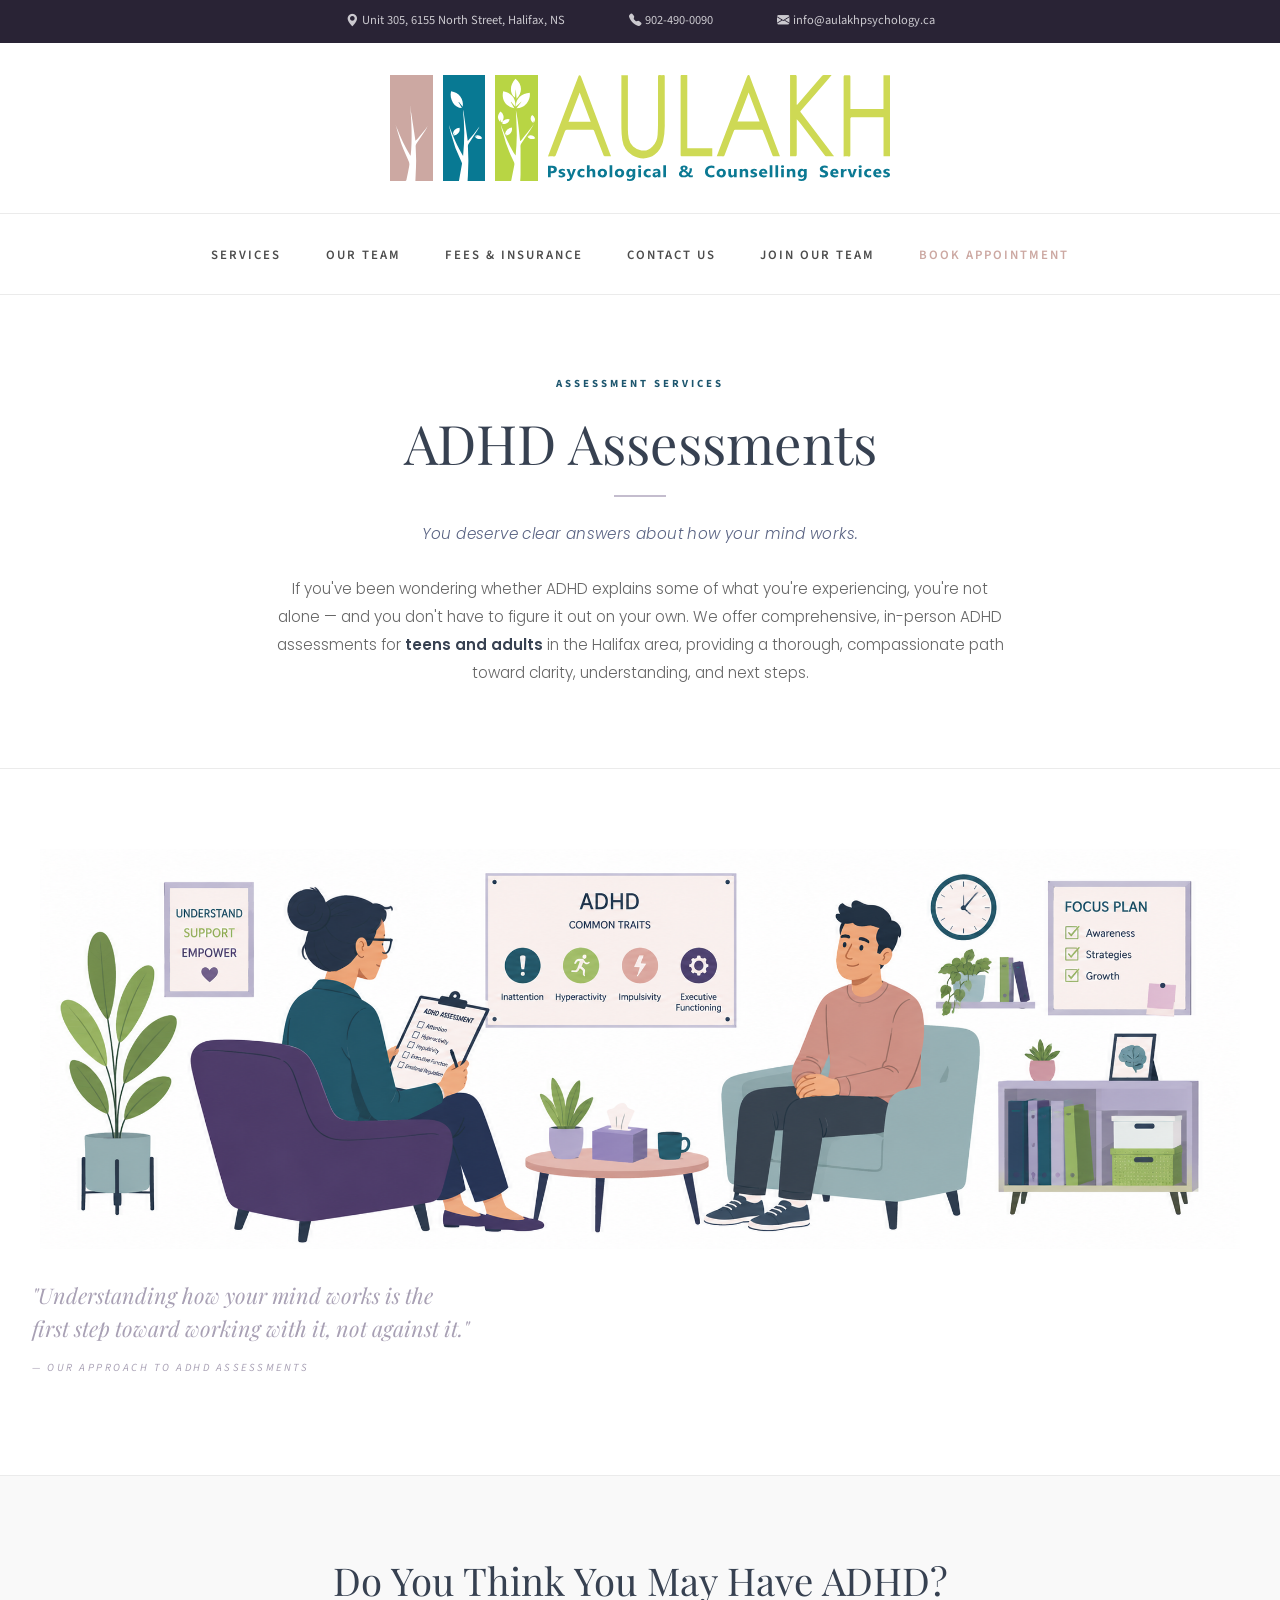
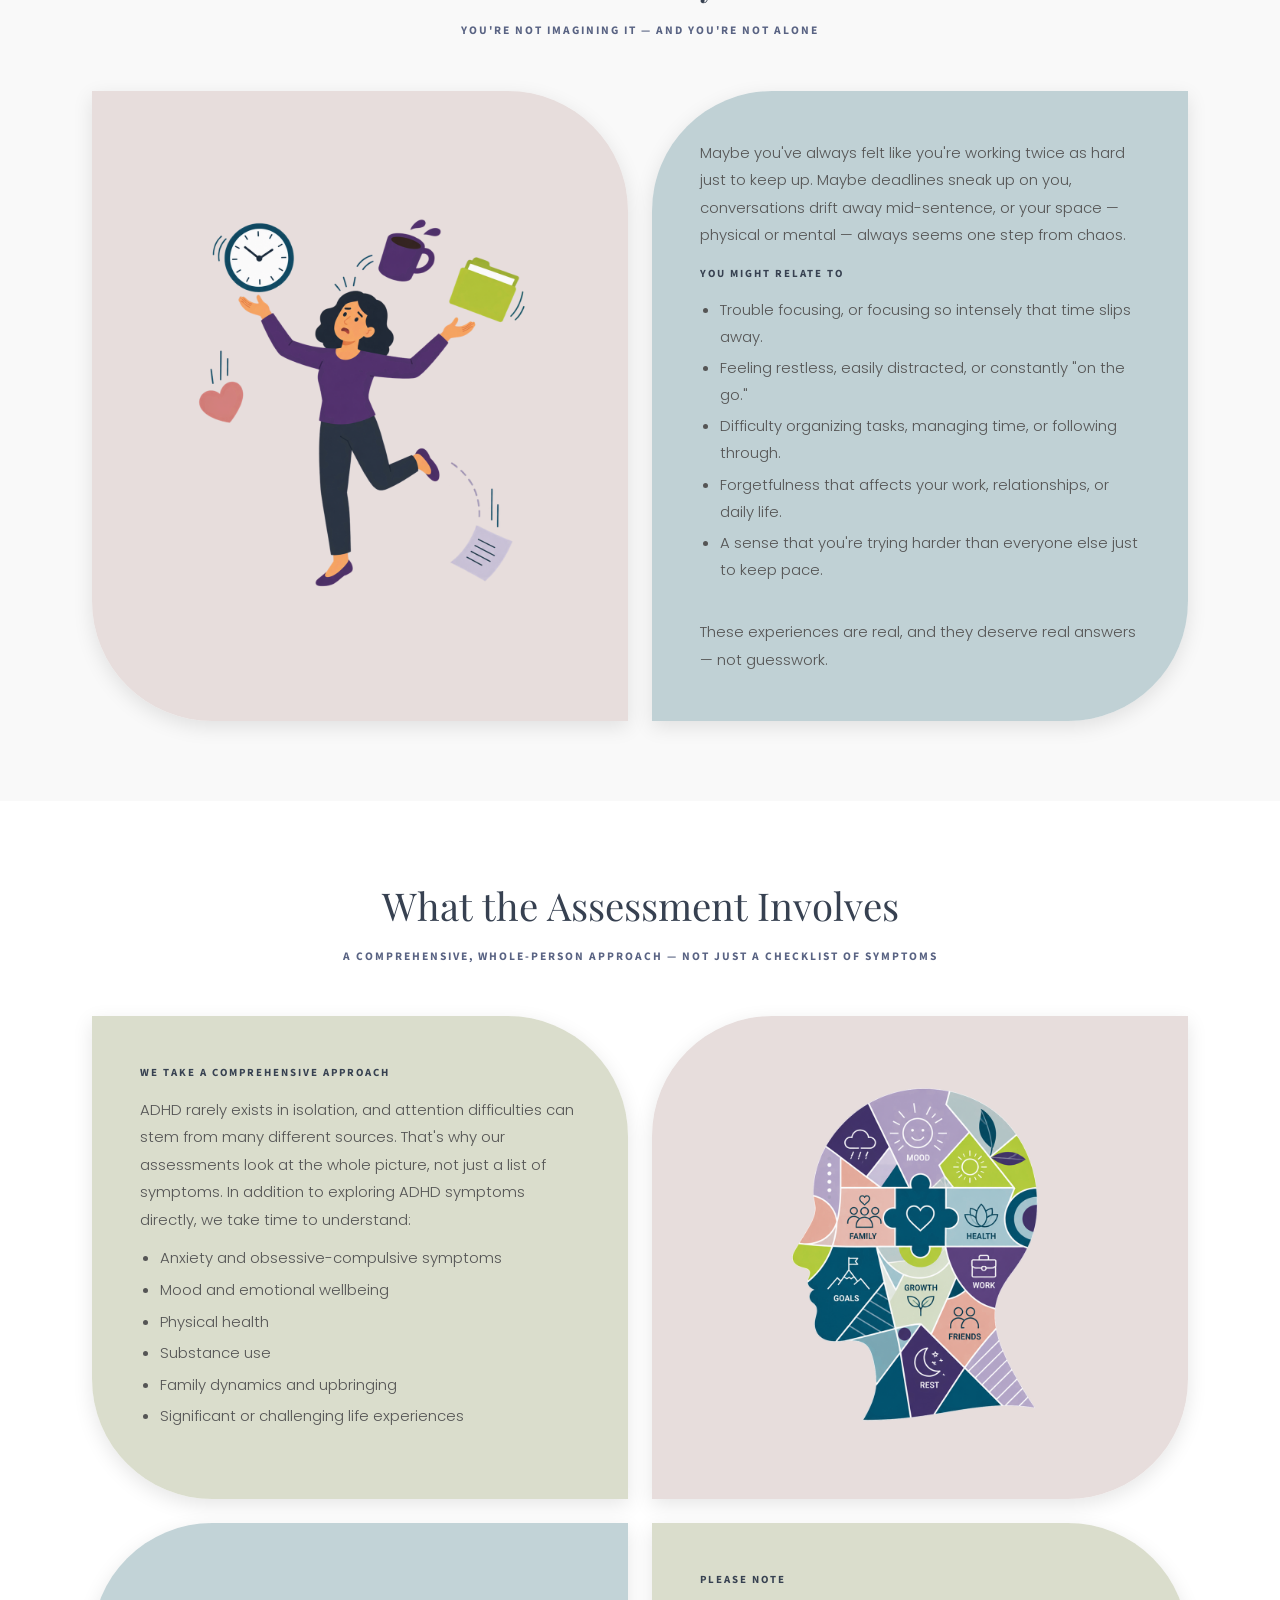
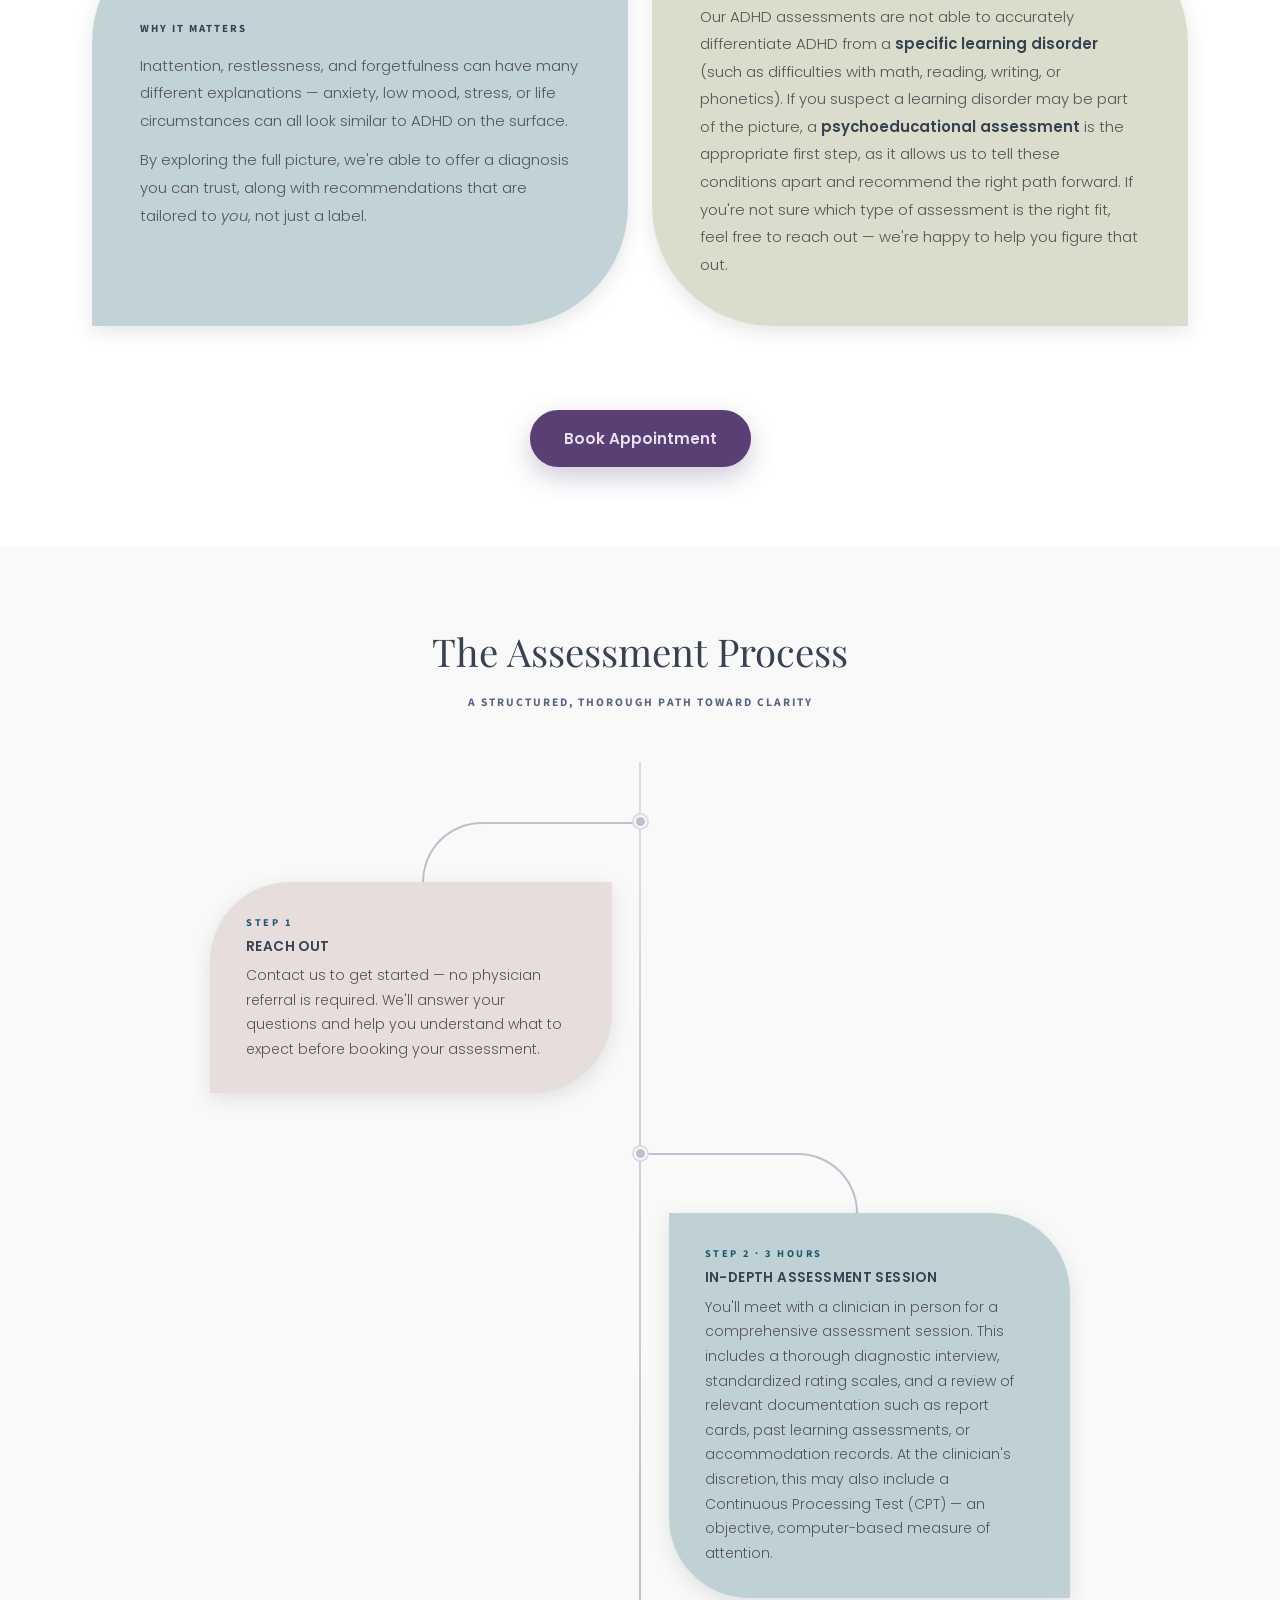
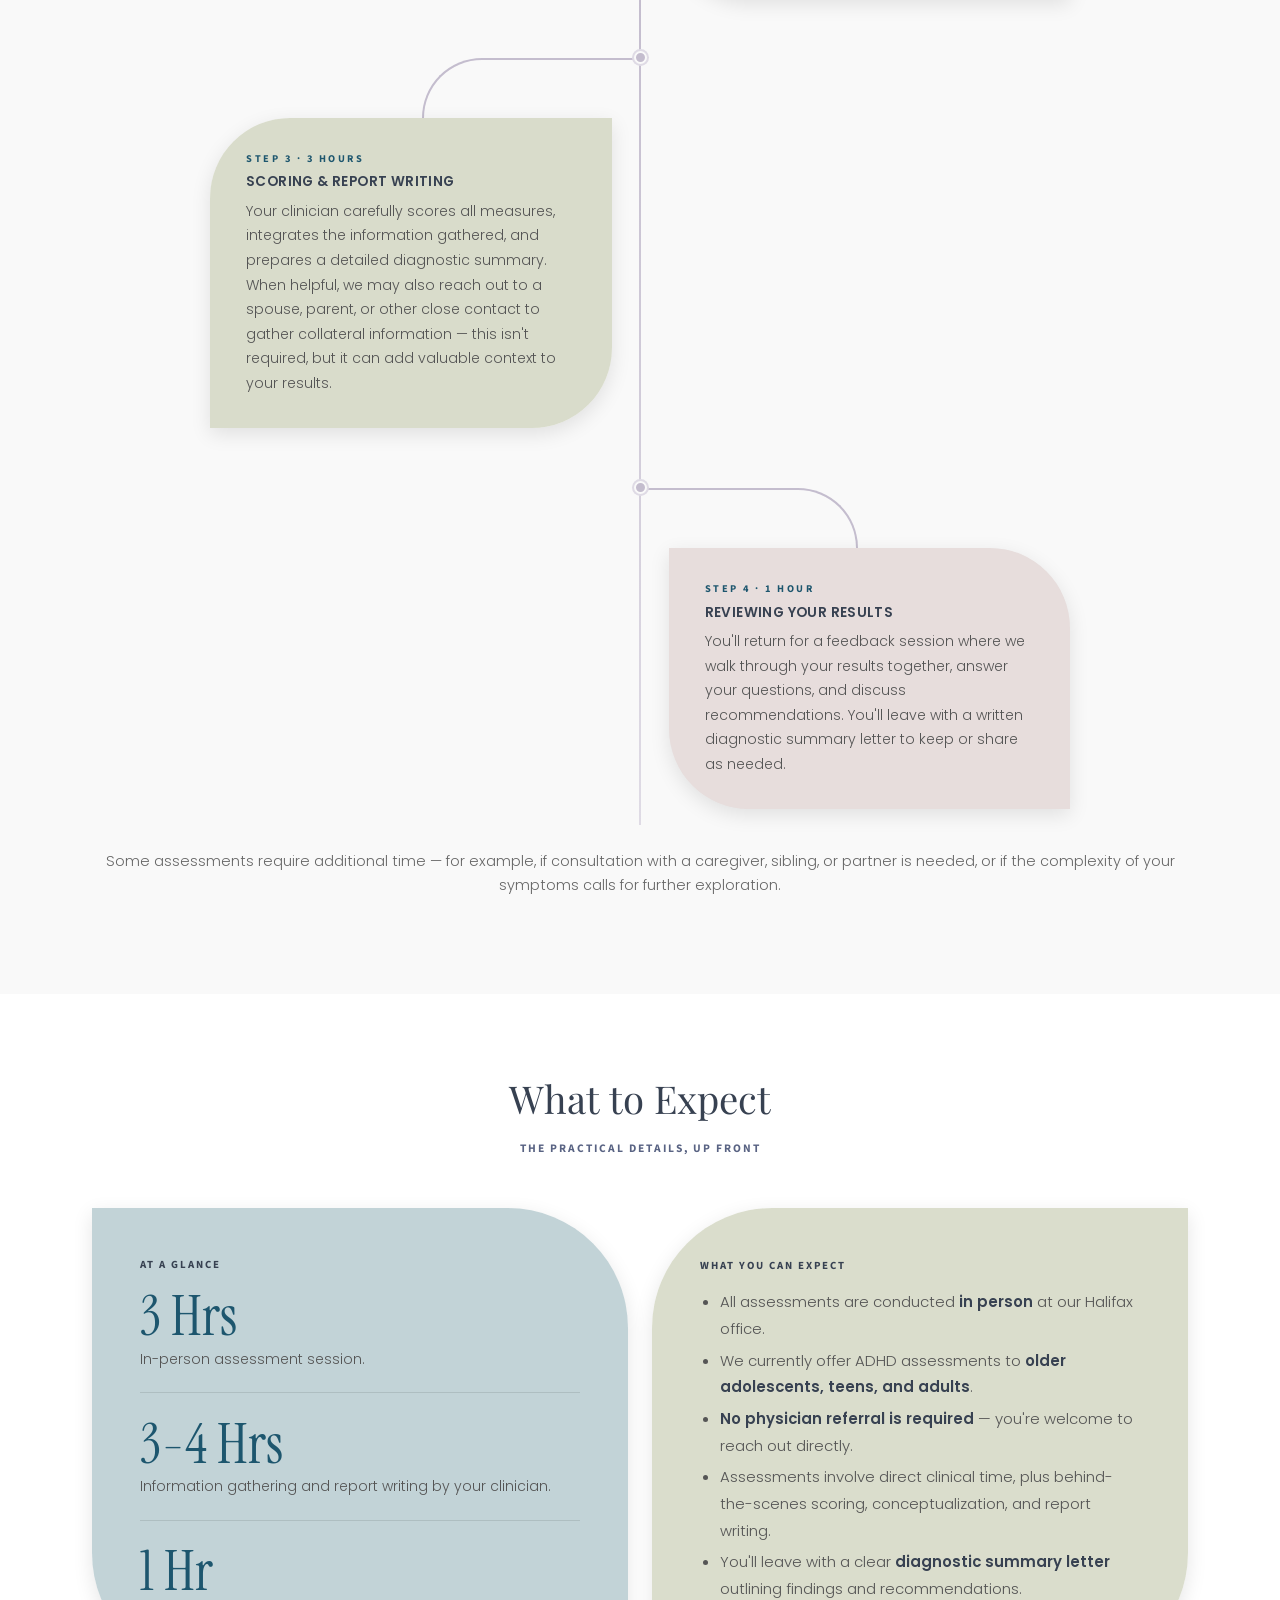
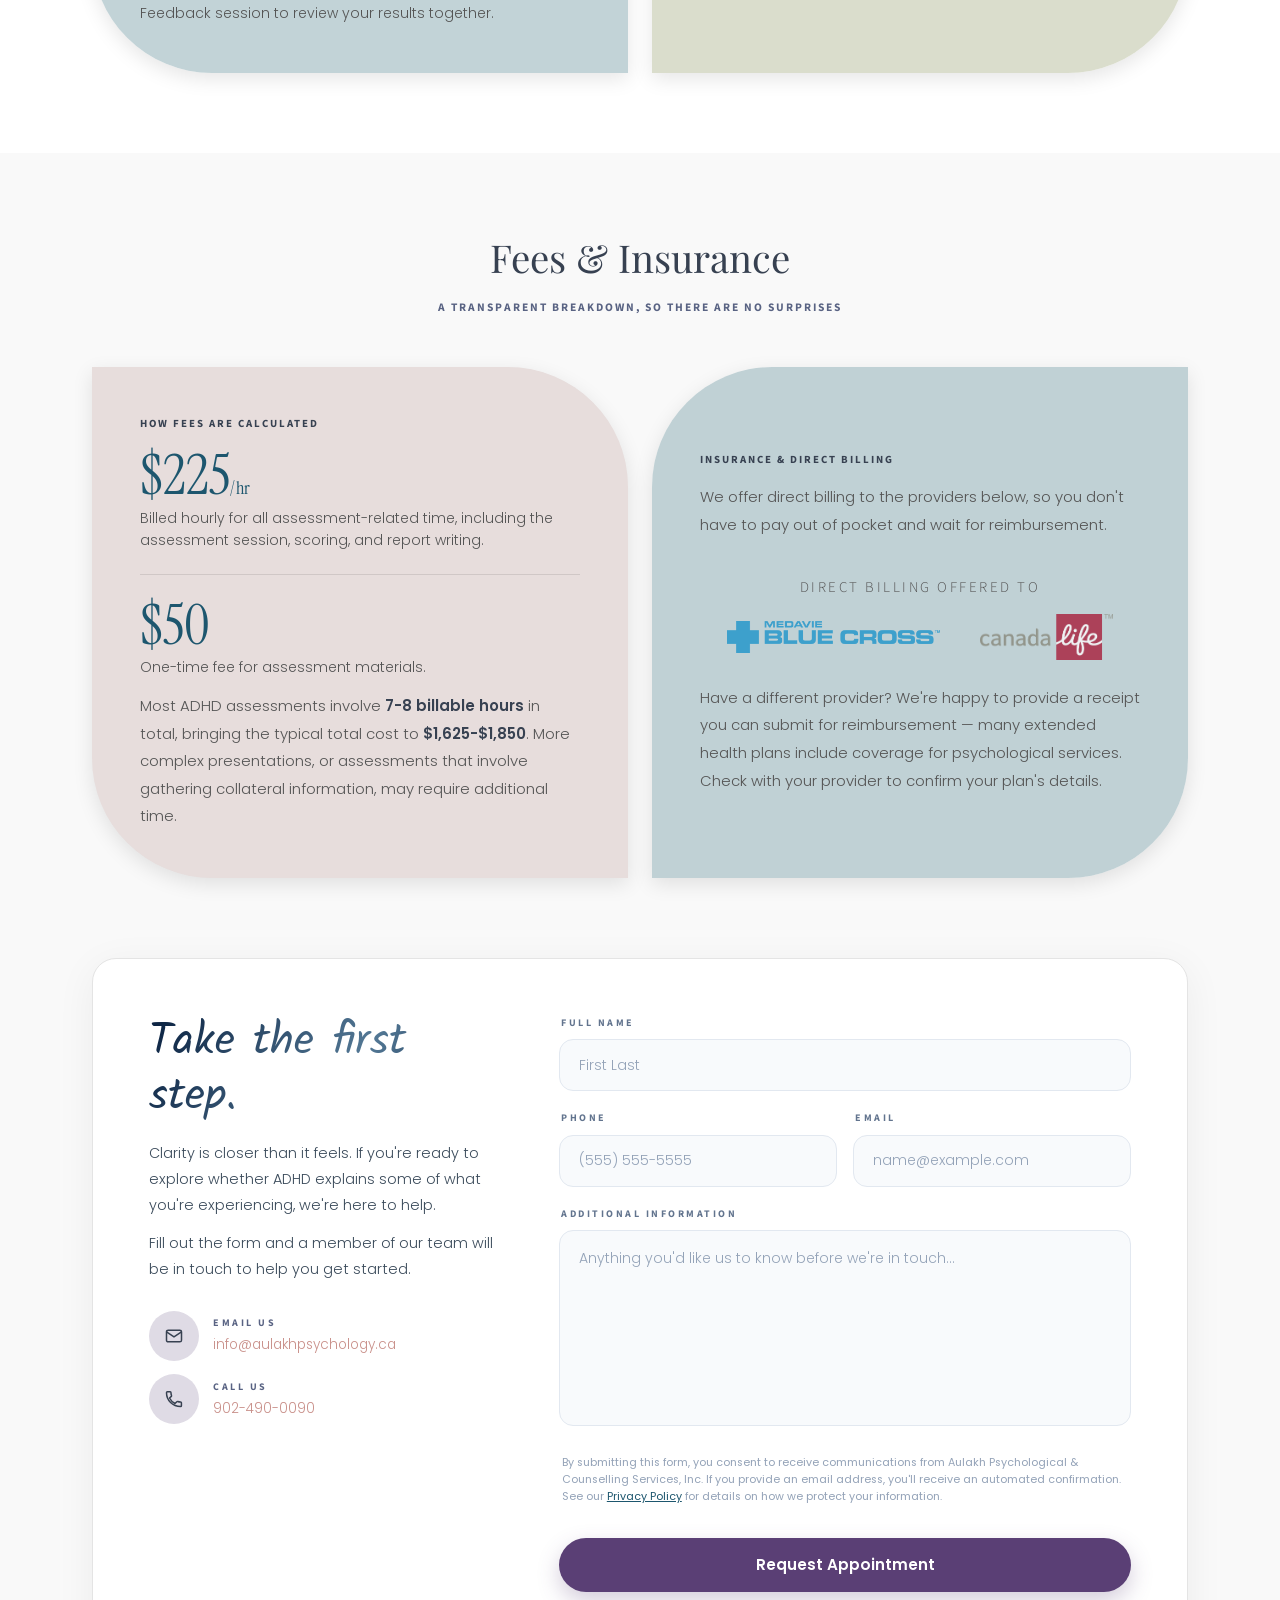
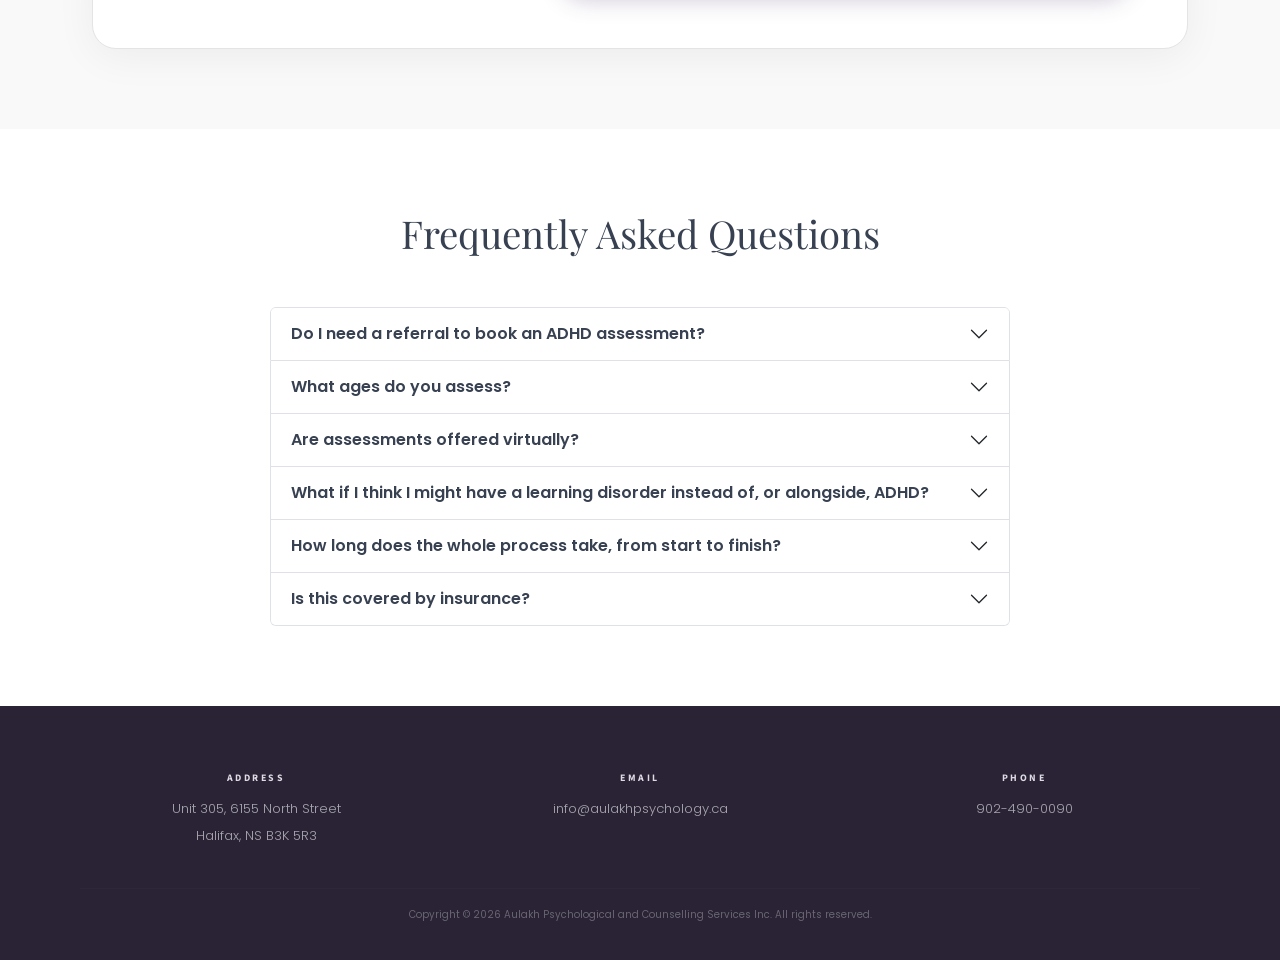
<file: adhd-assessments.html>
<!doctype html>
<html lang="en">
    <head>
        <meta charset="utf-8">
        <meta name="viewport" content="width=device-width, initial-scale=1">
        <meta name="description" content="Registered Clinical Psychologists and Social Workers in Halifax, Nova Scotia" />
	    <meta name="keywords" content="aulakh, psychology, psychological, psychologists, counselling, clinicians, assessments, telehealth, adhd" />
        <title>ADHD Assessments - Aulakh Psychology</title>

        <!-- STYLESHEETS -->
        <link href="css/animate.css" rel="stylesheet">
        <link href="css/bootstrap.css" rel="stylesheet">
        <link href="css/style.css" rel="stylesheet">
        <!-- END STYLESHEETS -->

        <!-- SCRIPTS -->
        <script src="js/jquery-4.0.0.min.js"></script>
        <script src="js/bootstrap.bundle.js"></script>
        <script src="js/main.js"></script>
        <!-- END SCRIPTS -->
    </head>
    <body>
        <!-- PRELOADER -->
        <div class="loader-wrap">
            <!-- <span class="loader"></span> -->
        </div>
        <!-- END PRELOADER -->

        <div class="content-blur"></div>

        <!-- HEADER INFO BAR -->
        <div class="text-center d-none d-xl-block header-bar">
                <div class="header-banner">
                    <div class="header-content">
                        <a href="http://maps.google.com?q=6155%20North%20Street%20Halifax%20NS%20B3K%205R3" target="_blank"><i class="pe-md-1 bi bi-geo-alt-fill"></i></a><a href="http://maps.google.com?q=6155%20North%20Street%20Halifax%20NS%20B3K%205R3" target="_blank">Unit 305, 6155 North Street, Halifax, NS</a>
                    </div>
                    <div class="header-content">
                        <a href="tel:+9024900090"><i class="pe-md-1 bi bi-telephone-fill"></i></a><a href="tel:+9024900090">902-490-0090</a>
                    </div>
                    <div class="header-content">
                        <a href="mailto:info@aulakhpsychology.ca"><i class="pe-md-1 bi bi-envelope-fill"></i></a><a href="mailto:info@aulakhpsychology.ca">info@aulakhpsychology.ca</a>
                    </div>
                </div>
        </div>
        <!-- END HEADER INFO BAR -->

        <!-- WEBSITE LOGO -->
        <div class="logo-wrap">
            <a href="index.html" class="logo-container">
                <div class="img-container">
                    <img src="images/aulakh_logo_1.svg" id="logo-1" alt="Aulakh Logo Small Tree" />
                </div>
                <div class="img-container">
                    <img src="images/aulakh_logo_2.svg" id="logo-2" alt="Aulakh Logo Medium Tree" />
                </div>
                <div class="img-container">
                    <img src="images/aulakh_logo_3.svg" id="logo-3" alt="Aulakh Logo Large Tree" />
                </div>
                <div class="img-container">
                    <img src="images/aulakh_logo_4.svg" id="logo-4" alt="Aulakh Logo Text" />
                </div>
            </a>
        </div>
        <!-- END WEBSITE LOGO -->

        <!-- NAVIGATION MENU -->
        <nav class="sticky-top main-nav" role="navigation">
            <div class="navbar-container">
                <a href="index.html">
                    <img src="images/aulakh_logo.svg" class="navbar-logo" alt="Aulakh Logo">
                </a>
                <button class="navbar-toggle">
                    <span class="bar"></span>
                    <span class="bar"></span>
                    <span class="bar"></span>
                </button>
                <div class="navbar-inner">
                    <ul class="navbar-menu">
                        <li class="has-dropdown">
                            <a class="scroll" href="index.html#theraputic-services">Services</a>
                            <button  class="drop-toggle">
                                <i class="bi bi-chevron-compact-down chevron"></i>
                            </button>
                            <ul class="dropdown">
                                <li><a href="couples-therapy.html">Couples Therapy</a></li>
                                <li><a href="neurodiversity.html">Neurodiversity</a></li>
                                <li><a href="mood-disorders.html">Mood Disorders</a></li>
                                <li><a href="anxiety-disorders.html">Anxiety Disorders</a></li>
                                <li><a href="trauma.html">Trauma</a></li>
                                <li><a href="gender-sexuality.html">Gender & Sexuality</a></li>
                                <li class="active"><a href="index.html#assessment-services">Assessments</a></li>
                            </ul>
                        </li>
                        <li><a class="scroll" href="index.html#team">Our Team</a></li>
                        <li><a href="fees.html">Fees & Insurance</a></li>
                        <li><a href="contact.html">Contact Us</a></li>
                        <li><a href="join-team.html">Join Our Team</a></li>
                        <li><a data-bs-toggle="modal" data-bs-target="#bookModal" class="appointment">Book Appointment</a></li>
                    </ul>
                </div>
            </div>
        </nav>
        <!-- END NAVIGATION MENU -->

        <!-- APPOINTMENT REQUEST MODAL -->
        <div class="modal fade" id="bookModal" tabindex="-1" aria-labelledby="bookModalLabel" aria-hidden="true">
            <div class="modal-dialog modal-dialog-centered modal-xl modal-fullscreen-lg-down">
                <div class="modal-content">
                    <div class="modal-header">
                            <button type="button" class="btn-close" data-bs-dismiss="modal" aria-label="Close"></button>
                    </div>
                    <div class="modal-body">
                        <div class="modal-cta">

                            <!-- Left: Contact info -->
                            <div>
                                <h2 class="cta-contact-h">Contact Info</h2>
                                <div style="margin-top:1.75rem">
                                    <a href="mailto:info@aulakhpsychology.ca" class="contact-link">
                                        <div class="c-icon">
                                            <svg viewBox="0 0 24 24" width="20" height="20" fill="none" stroke="currentColor" stroke-width="1.8"><rect x="3" y="5" width="18" height="14" rx="2"/><path d="M3 7l9 6 9-6"/></svg>
                                        </div>
                                        <div class="c-meta">
                                            <span class="c-lbl">Email</span>
                                            <span class="c-val">info@aulakhpsychology.ca</span>
                                        </div>
                                    </a>
                                    <a href="tel:+9024900090" class="contact-link">
                                        <div class="c-icon">
                                            <svg viewBox="0 0 24 24" width="20" height="20" fill="none" stroke="currentColor" stroke-width="1.8"><path d="M6.6 10.8c1.4 2.8 3.8 5.1 6.6 6.6l2.2-2.2c.3-.3.7-.4 1-.2 1.1.4 2.3.6 3.5.6.6 0 1 .4 1 1V20c0 .6-.4 1-1 1C10.4 21 3 13.6 3 4.4c0-.6.4-1 1-1h3.4c.6 0 1 .4 1 1 0 1.2.2 2.4.6 3.5.1.4 0 .8-.2 1z" stroke-linejoin="round"/></svg>
                                        </div>
                                        <div class="c-meta">
                                            <span class="c-lbl">Phone</span>
                                            <span class="c-val">902-490-0090</span>
                                        </div>
                                    </a>
                                    <a href="fax:+9024900099" class="contact-link">
                                        <div class="c-icon">
                                            <svg viewBox="0 0 24 24" width="20" height="20" fill="none" stroke="currentColor" stroke-width="1.8"><path d="M19 8h-1V3H6v5H5c-1.66 0-3 1.34-3 3v5h4v5h12v-5h4v-5c0-1.66-1.34-3-3-3zM8 5h8v3H8V5zm8 14H8v-5h8v5zm3-5h-1v-2H6v2H5v-3c0-0.55 0.45-1 1-1h12c0.55 0 1 .45 1 1v3zM18 12.5c-.55 0-1-.45-1-1s.45-1 1-1 1 .45 1 1-.45 1-1 1z" stroke-linejoin="round"/></svg>
                                        </div>
                                        <div class="c-meta">
                                            <span class="c-lbl">Fax</span>
                                            <span class="c-val">902-490-0099</span>
                                        </div>
                                    </a>
                                    <a href="http://maps.google.com?q=6155+North+Street+Halifax+NS" target="_blank" class="contact-link">
                                        <div class="c-icon">
                                            <svg viewBox="0 0 24 24" width="20" height="20" fill="none" stroke="currentColor" stroke-width="1.8"><path d="M12 2C8.13 2 5 5.13 5 9c0 5.25 7 13 7 13s7-7.75 7-13c0-3.87-3.13-7-7-7zm0 9.5c-1.38 0-2.5-1.12-2.5-2.5s1.12-2.5 2.5-2.5 2.5 1.12 2.5 2.5-1.12 2.5-2.5 2.5z" stroke-linejoin="round"/></svg>
                                        </div>
                                        <div class="c-meta">
                                            <span class="c-lbl">Address</span>
                                            <span class="c-val">Unit 305, 6155 North Street</span>
                                            <span class="c-val">Halifax, NS B3K 5R3</span>
                                        </div>
                                    </a>
                                </div>
                            </div>

                        <!-- Right: Form -->
                        <!--
                            FORM SETUP NOTE:
                            This form submits via FormSubmit.co, the same free, no-backend service used
                            on the ADHD Assessments page. To activate it:
                            1. Replace REPLACE_WITH_INTAKE_EMAIL@aulakhpsychology.ca below with the real intake email.
                            2. FormSubmit will send that inbox one confirmation email the first time the
                            form is submitted — click the activation link in it to start receiving
                            submissions. (If you've already activated this address for the ADHD page,
                            it's already active here too.)
                        -->
                            <div>
                                <h2 class="cta-contact-h">Book Your Appointment</h2>
                                <div class="toggle-container fgroup">
                                    <span id="newClient" class="toggle-label-text">New Client</span>
                                    <label class="switch">
                                        <input type="checkbox" id="formToggler">
                                        <span class="slider round"></span>
                                    </label>
                                    <span id="existingClient" class="toggle-label-text disabled">Existing Client</span>
                                </div>

                                <form id="formA" class="toggle-form" action="https://formsubmit.co/REPLACE_WITH_INTAKE_EMAIL@aulakhpsychology.ca" method="POST">
                                    <input type="hidden" name="_subject" value="New Client Appointment Request">
                                    <input type="hidden" name="_template" value="table">
                                    <input type="hidden" name="_next" value="index.html#book-modal">
                                    <input type="text" name="_honey" style="display:none" tabindex="-1" autocomplete="off">

                                    <div class="fgroup">
                                        <label class="flabel" for="new-contact-name">Full Name</label>
                                        <input class="finput" type="text" id="new-contact-name" name="Name" placeholder="First Last" autocomplete="name" required>
                                    </div>
                                    <div class="frow fgroup">
                                        <div>
                                            <label class="flabel" for="new-contact-phone">Phone</label>
                                            <input class="finput phone-format" type="tel" id="new-contact-phone" name="Phone" placeholder="(555) 555-5555" maxlength="13" autocomplete="tel" required>
                                        </div>
                                        <div>
                                            <label class="flabel" for="new-contact-email">Email</label>
                                            <input class="finput" type="email" id="new-contact-email" name="Email" placeholder="name@example.com" autocomplete="email" required>
                                        </div>
                                    </div>
                                    <div class="fgroup">
                                        <label class="flabel" for="new-contact-info">How Can We Help?</label>
                                        <textarea class="finput" id="new-contact-info" name="Additional Information" placeholder="Briefly describe what you're looking for..." required></textarea>
                                    </div>
                                    <p class="fineprint">
                                        By submitting this form, you consent to receive communications from Aulakh
                                        Psychological & Counselling Services, Inc. If you provide an email address, you'll
                                        receive an automated confirmation. See our <a href="privacy-policy.html" target="_blank">Privacy Policy</a> for details
                                        on how we protect your information.
                                    </p>
                                    <button class="submit-btn" type="submit">Request Appointment</button>
                                </form>

                                <form id="formB" class="toggle-form hidden" action="https://formsubmit.co/REPLACE_WITH_INTAKE_EMAIL@aulakhpsychology.ca" method="POST">
                                    <input type="hidden" name="_subject" value="Existing Client Appointment Request">
                                    <input type="hidden" name="_template" value="table">
                                    <input type="hidden" name="_next" value="index.html#book-modal">
                                    <input type="text" name="_honey" style="display:none" tabindex="-1" autocomplete="off">

                                    <div class="fgroup">
                                        <label class="flabel" for="existing-contact-name">Full Name</label>
                                        <input class="finput" type="text" id="existing-contact-name" name="Name" placeholder="First Last" autocomplete="name" required>
                                    </div>
                                    <div class="frow fgroup">
                                        <div>
                                            <label class="flabel" for="existing-contact-phone">Phone</label>
                                            <input class="finput phone-format" type="tel" id="existing-contact-phone" name="Phone" placeholder="(555) 555-5555" maxlength="13" autocomplete="tel" required>
                                        </div>
                                        <div>
                                            <label class="flabel" for="existing-contact-email">Email</label>
                                            <input class="finput" type="email" id="existing-contact-email" name="Email" placeholder="name@example.com" autocomplete="email" required>
                                        </div>
                                    </div>
                                    <div class="fgroup">
                                        <label class="flabel" for="clinician-select">Select your Clinician</label>
                                        <select class="finput custom-select" id="clinician-select" name="Clinician" required>
                                            <option value="" disabled selected hidden>--Please choose an option--</option>
                                            <option value="Alissa Pencer">Dr. Alissa Pencer</option>
                                            <option value="Erica Lundberg">Erica Lundberg</option>
                                            <option value="Harpreet Aulakh">Harpreet Aulakh</option>
                                            <option value="Jey Benoit">Jey Benoit</option>
                                            <option value="Jillian Filliter">Dr. Jillian Filliter</option>
                                            <option value="Kate Robertson">Dr. Kate Robertson</option>
                                            <option value="Leigh Dunn">Dr. Leigh Dunn</option>
                                            <option value="Leslie MacIntyre">Dr. Leslie MacIntyre</option>
                                            <option value="Maggie Silvaine">Maggie Silvaine</option>
                                            <option value="Pavitra Desai">Pavitra Desai</option>
                                            <option value="Shannon Johnson">Dr. Shannon Johnson</option>
                                        </select>
                                    </div>
                                    <div class="fgroup">
                                        <label class="flabel" for="exiting-contact-info">When would you like an appointment?</label>
                                        <textarea class="finput" id="existing-contact-info" name="Additional Information" placeholder="Please list the date or range for when you would like an appointment. Leave this field blank for the earliest available appointment with your clinician."></textarea>
                                    </div>
                                    <p class="fineprint">
                                        By submitting this form, you consent to receive communications from Aulakh
                                        Psychological & Counselling Services, Inc. If you provide an email address, you'll
                                        receive an automated confirmation. See our <a href="privacy-policy.html" target="_blank">Privacy Policy</a> for details
                                        on how we protect your information.
                                    </p>
                                    <button class="submit-btn" type="submit">Request Appointment</button>
                                </form>
                            </div>

                        </div>
                    </div>
                </div>
            </div>
        </div>
        <!-- END APPOINTMENT REQUEST MODAL -->

        <!-- ── INTRO ── -->
        <div class="intro">
            <p class="intro-eyebrow">Assessment Services</p>
            <h1>ADHD Assessments</h1>
            <div class="intro-rule"></div>
            <p class="intro-lead">You deserve clear answers about how your mind works.</p>
            <p class="intro-body">
                If you've been wondering whether ADHD explains some of what you're experiencing, you're not alone —
                and you don't have to figure it out on your own. We offer comprehensive, in-person ADHD assessments
                for <strong>teens and adults</strong> in the Halifax area, providing a thorough,
                compassionate path toward clarity, understanding, and next steps.
            </p>
        </div>

        <!-- ── HERO IMAGE ── -->
        <div class="hero-wrap">
            <div class="hero-img-wrap">
                <img src="images/adhd-01.png">        
            </div>
            <div class="hero-quote">
                <p>
                    "Understanding how your mind works is the first step toward working with it, not against it."
                    <br>
                    <span>— Our Approach to ADHD Assessments</span>
                </p>
            </div>
        </div>

        <!-- ── DO YOU THINK YOU MAY HAVE ADHD ── -->
        <div class="section bg-grey">
            <div class="container">
                <div class="section-head">
                    <h2>Do You Think You May Have ADHD?</h2>
                    <span class="sub">You're not imagining it — and you're not alone</span>
                </div>
                <div class="two-col">
                    <div class="leaf-l shadow-lt">
                        <img class="fill-img pink leaf-l" src="images/adhd-02.png">
                    </div>
                    <div class="ibox blue leaf-r shadow-lt">
                        <p>
                            Maybe you've always felt like you're working twice as hard just to keep up. Maybe
                            deadlines sneak up on you, conversations drift away mid-sentence, or your space —
                            physical or mental — always seems one step from chaos.
                        </p>
                        <span class="box-tag" style="margin-top:.25rem">You might relate to</span>
                        <ul>
                            <li>Trouble focusing, or focusing so intensely that time slips away.</li>
                            <li>Feeling restless, easily distracted, or constantly "on the go."</li>
                            <li>Difficulty organizing tasks, managing time, or following through.</li>
                            <li>Forgetfulness that affects your work, relationships, or daily life.</li>
                            <li>A sense that you're trying harder than everyone else just to keep pace.</li>
                        </ul>
                        <p style="margin-top:.85rem">
                            These experiences are real, and they deserve real answers — not guesswork.
                        </p>
                    </div>
                </div>
            </div>
        </div>

        <!-- ── WHAT THE ASSESSMENT INVOLVES ── -->
        <div class="section bg-white">
            <div class="container">
                <div class="section-head">
                    <h2>What the Assessment Involves</h2>
                    <span class="sub">A comprehensive, whole-person approach — not just a checklist of symptoms</span>
                </div>
                <div class="two-col">
                    <div class="ibox green leaf-l shadow-lt">
                        <span class="box-tag">We Take a Comprehensive Approach</span>
                        <p>
                            ADHD rarely exists in isolation, and attention difficulties can stem from many different
                            sources. That's why our assessments look at the whole picture, not just a list of
                            symptoms. In addition to exploring ADHD symptoms directly, we take time to understand:
                        </p>
                        <ul>
                            <li>Anxiety and obsessive-compulsive symptoms</li>
                            <li>Mood and emotional wellbeing</li>
                            <li>Physical health</li>
                            <li>Substance use</li>
                            <li>Family dynamics and upbringing</li>
                            <li>Significant or challenging life experiences</li>
                        </ul>
                    </div>
                    <div class="leaf-r shadow-lt">
                        <img class="fill-img pink leaf-r" src="images/adhd-03.png">
                    </div>
                    <div class="ibox blue leaf-r shadow-lt">
                        <span class="box-tag">Why It Matters</span>
                        <p>
                            Inattention, restlessness, and forgetfulness can have many different explanations —
                            anxiety, low mood, stress, or life circumstances can all look similar to ADHD on the
                            surface.
                        </p>
                        <p>
                            By exploring the full picture, we're able to offer a diagnosis you can trust, along with
                            recommendations that are tailored to <em>you</em>, not just a label.
                        </p>
                    </div>
                    <div class="ibox green leaf-l shadow-lt">
                        <span class="box-tag">Please Note</span>
                        <p>
                            Our ADHD assessments are not able to accurately differentiate ADHD from a
                            <strong>specific learning disorder</strong> (such as difficulties with math, reading,
                            writing, or phonetics). If you suspect a learning disorder may be part of the picture, a
                            <strong>psychoeducational assessment</strong> is the appropriate first step, as it allows us
                            to tell these conditions apart and recommend the right path forward. If you're not sure which
                            type of assessment is the right fit, feel free to reach out — we're happy to help you figure
                            that out.
                        </p>
                    </div>
                </div>
                <div class="text-center" style="margin-top: 3.5rem;">
                    <a data-bs-toggle="modal" data-bs-target="#bookModal" class="btn-appt">Book Appointment</a>
                </div>
            </div>
        </div>

        <!-- ── THE ASSESSMENT PROCESS ── -->
        <div class="process-section bg-grey">
            <div class="container">
                <div class="section-head">
                    <h2>The Assessment Process</h2>
                    <span class="sub">A structured, thorough path toward clarity</span>
                </div>

                <div class="timeline">

                    <!-- Step 1 (left) -->
                    <div class="tl-row">
                        <div class="curve-row">
                            <div style="width: 50%;"></div>
                            <div class="curve-l"></div>
                        </div>
                        <div class="tl-dot"><div class="tl-dot-inner"></div></div>
                        <div class="tl-spacer"></div>
                    </div>

                    <div class="tl-row">
                        <div class="tl-card pink lr">
                            <span class="session-tag">Step 1</span>
                            <h4>Reach Out</h4>
                            <p>
                                Contact us to get started — no physician referral is required. We'll answer your
                                questions and help you understand what to expect before booking your assessment.
                            </p>
                        </div>
                        <div></div>
                        <div></div>
                    </div>

                    <!-- Step 2 (right) -->
                    <div class="tl-row">
                        <div class="tl-spacer"></div>
                        <div class="tl-dot"><div class="tl-dot-inner"></div></div>
                        <div class="curve-row">
                            <div class="curve-r"></div>
                            <div style="width: 50%;"></div>
                        </div>
                    </div>

                    <div class="tl-row">
                        <div></div>
                        <div></div>
                        <div class="tl-card blue ll">
                            <span class="session-tag">Step 2 · 3 Hours</span>
                            <h4>In-Depth Assessment Session</h4>
                            <p>
                                You'll meet with a clinician in person for a comprehensive assessment session. This
                                includes a thorough diagnostic interview, standardized rating scales, and a review of
                                relevant documentation such as report cards, past learning assessments, or
                                accommodation records. At the clinician's discretion, this may also include a
                                Continuous Processing Test (CPT) — an objective, computer-based measure of attention.
                            </p>
                        </div>
                    </div>

                    <!-- Step 3 (left) -->
                    <div class="tl-row">
                        <div class="curve-row">
                            <div style="width: 50%;"></div>
                            <div class="curve-l"></div>
                        </div>
                        <div class="tl-dot"><div class="tl-dot-inner"></div></div>
                        <div class="tl-spacer"></div>
                    </div>

                    <div class="tl-row">
                        <div class="tl-card green lr">
                            <span class="session-tag">Step 3 · 3 Hours</span>
                            <h4>Scoring & Report Writing</h4>
                            <p>
                                Your clinician carefully scores all measures, integrates the information gathered,
                                and prepares a detailed diagnostic summary. When helpful, we may also reach out to a
                                spouse, parent, or other close contact to gather collateral information — this isn't
                                required, but it can add valuable context to your results.
                            </p>
                        </div>
                        <div></div>
                        <div></div>
                    </div>

                    <!-- Step 4 (right) -->
                    <div class="tl-row">
                        <div class="tl-spacer"></div>
                        <div class="tl-dot"><div class="tl-dot-inner"></div></div>
                        <div class="curve-row">
                            <div class="curve-r"></div>
                            <div style="width: 50%;"></div>
                        </div>
                    </div>

                    <div class="tl-row">
                        <div></div>
                        <div></div>
                        <div class="tl-card pink ll" style="margin-bottom: 1rem;">
                            <span class="session-tag">Step 4 · 1 Hour</span>
                            <h4>Reviewing Your Results</h4>
                            <p>
                                You'll return for a feedback session where we walk through your results together,
                                answer your questions, and discuss recommendations. You'll leave with a written
                                diagnostic summary letter to keep or share as needed.
                            </p>
                        </div>
                    </div>
                </div>
                <p class="eft-link" style="margin-top:1.5rem;">
                    Some assessments require additional time — for example, if consultation with a caregiver,
                    sibling, or partner is needed, or if the complexity of your symptoms calls for further
                    exploration.
                </p>
            </div>
        </div>

        <!-- ── WHAT TO EXPECT ── -->
        <div class="section bg-white">
            <div class="container">
                <div class="section-head">
                    <h2>What to Expect</h2>
                    <span class="sub">The practical details, up front</span>
                </div>
                <div class="two-col">
                    <div class="ibox blue leaf-l shadow-lt">
                        <span class="box-tag">At a Glance</span>
                        <div class="stat-block">
                            <div class="stat-num">3 Hrs</div>
                            <div class="stat-lbl">In-person assessment session.</div>
                        </div>
                        <div class="stat-block">
                            <div class="stat-num">3-4 Hrs</div>
                            <div class="stat-lbl">Information gathering and report writing by your clinician.</div>
                        </div>
                        <div class="stat-block">
                            <div class="stat-num">1 Hr</div>
                            <div class="stat-lbl">Feedback session to review your results together.</div>
                        </div>
                    </div>
                    <div class="ibox green leaf-r shadow-lt">
                        <span class="box-tag">What You Can Expect</span>
                        <ul>
                            <li>All assessments are conducted <strong>in person</strong> at our Halifax office.</li>
                            <li>We currently offer ADHD assessments to <strong>older adolescents, teens, and adults</strong>.</li>
                            <li><strong>No physician referral is required</strong> — you're welcome to reach out directly.</li>
                            <li>Assessments involve direct clinical time, plus behind-the-scenes scoring, conceptualization, and report writing.</li>
                            <li>You'll leave with a clear <strong>diagnostic summary letter</strong> outlining findings and recommendations.</li>
                        </ul>
                    </div>
                </div>
            </div>
        </div>

        <!-- ── FEES & INSURANCE ── -->
        <div class="section bg-grey">
            <div class="container">
                <div class="section-head">
                    <h2>Fees & Insurance</h2>
                    <span class="sub">A transparent breakdown, so there are no surprises</span>
                </div>
                <div class="two-col">
                    <div class="ibox pink leaf-l shadow-lt">
                        <span class="box-tag">How Fees Are Calculated</span>
                        <div class="stat-block">
                            <div class="stat-num">$225<span style="font-size:1.15rem;font-weight:400;">/hr</span></div>
                            <div class="stat-lbl">Billed hourly for all assessment-related time, including the assessment session, scoring, and report writing.</div>
                        </div>
                        <div class="stat-block">
                            <div class="stat-num">$50</div>
                            <div class="stat-lbl">One-time fee for assessment materials.</div>
                        </div>
                        <p style="margin-top:.85rem">
                            Most ADHD assessments involve <strong>7-8 billable hours</strong> in total, bringing the
                            typical total cost to <strong>$1,625-$1,850</strong>. More complex presentations, or
                            assessments that involve gathering collateral information, may require additional time.
                        </p>
                    </div>
                    <div class="ibox blue leaf-r shadow-lt">
                        <span class="box-tag">Insurance & Direct Billing</span>
                        <p>
                            We offer direct billing to the providers below, so you don't have to pay out of pocket
                            and wait for reimbursement.
                        </p>
                        <div class="insure" style="padding-top:1.5rem;">
                            <p class="insure-lbl">Direct Billing Offered To</p>
                            <div class="insure-logos">
                                <img src="images/logo-blue-cross.png" alt="Medavie Blue Cross" height="32">
                                <img src="images/logo-canada-life.png" alt="Canada Life" height="46">
                            </div>
                        </div>
                        <p style="margin-top:1.5rem">
                            Have a different provider? We're happy to provide a receipt you can submit for
                            reimbursement — many extended health plans include coverage for psychological services.
                            Check with your provider to confirm your plan's details.
                        </p>
                    </div>
                </div>
            </div>
        </div>

        <!-- ── CTA / APPOINTMENT REQUEST ── -->
        <div class="cta-section bg-grey" id="appointment-request">
            <div class="container">
                <div class="cta-card">

                <!-- Left: Contact info -->
                    <div>
                        <h2 class="cta-h">Take the first step.</h2>
                        <p class="cta-sub">
                            Clarity is closer than it feels. If you're ready to explore whether ADHD explains some of
                            what you're experiencing, we're here to help.
                        </p>
                        <p class="cta-sub">
                            Fill out the form and a member of our team will be in touch to help you get started.
                        </p>
                        <div style="margin-top:1.75rem">
                            <a href="mailto:info@aulakhpsychology.ca" class="contact-link">
                                <div class="c-icon">
                                    <svg viewBox="0 0 24 24" width="20" height="20" fill="none" stroke="currentColor" stroke-width="1.8"><rect x="3" y="5" width="18" height="14" rx="2"/><path d="M3 7l9 6 9-6"/></svg>
                                </div>
                                <div class="c-meta">
                                    <span class="c-lbl">Email Us</span>
                                    <span class="c-val">info@aulakhpsychology.ca</span>
                                </div>
                            </a>
                            <a href="tel:+9024900090" class="contact-link">
                                <div class="c-icon">
                                    <svg viewBox="0 0 24 24" width="20" height="20" fill="none" stroke="currentColor" stroke-width="1.8"><path d="M6.6 10.8c1.4 2.8 3.8 5.1 6.6 6.6l2.2-2.2c.3-.3.7-.4 1-.2 1.1.4 2.3.6 3.5.6.6 0 1 .4 1 1V20c0 .6-.4 1-1 1C10.4 21 3 13.6 3 4.4c0-.6.4-1 1-1h3.4c.6 0 1 .4 1 1 0 1.2.2 2.4.6 3.5.1.4 0 .8-.2 1z" stroke-linejoin="round"/></svg>
                                </div>
                                <div class="c-meta">
                                    <span class="c-lbl">Call Us</span>
                                    <span class="c-val">902-490-0090</span>
                                </div>
                            </a>
                        </div>
                    </div>

                <!-- Right: Form -->
                <!--
                    FORM SETUP NOTE:
                    This form submits via FormSubmit.co, a free service that emails form
                    submissions to an inbox with no backend required. To activate it:
                    1. Replace REPLACE_WITH_INTAKE_EMAIL@aulakhpsychology.ca below with the real intake email.
                    2. FormSubmit will send that inbox one confirmation email the first time the
                       form is submitted — click the activation link in it to start receiving
                       submissions.
                    If you'd rather use a different form service or your own backend, just swap
                    out the <form action="..."> URL and hidden fields below.
                -->
                    <div>
                        <form action="https://formsubmit.co/REPLACE_WITH_INTAKE_EMAIL@aulakhpsychology.ca" method="POST">
                            <input type="hidden" name="_subject" value="New ADHD Assessment Appointment Request">
                            <input type="hidden" name="_template" value="table">
                            <input type="hidden" name="_next" value="adhd-assessments.html#appointment-request">
                            <input type="text" name="_honey" style="display:none" tabindex="-1" autocomplete="off">

                            <div class="fgroup">
                                <label class="flabel" for="adhd-full-name">Full Name</label>
                                <input class="finput" type="text" id="adhd-full-name" name="Full Name" placeholder="First Last" autocomplete="name" required>
                            </div>
                            <div class="frow fgroup">
                                <div>
                                    <label class="flabel" for="adhd-phone">Phone</label>
                                    <input class="finput phone-format" type="tel" id="adhd-phone" name="Phone" placeholder="(555) 555-5555" autocomplete="tel" required>
                                </div>
                                <div>
                                    <label class="flabel" for="adhd-email">Email</label>
                                    <input class="finput" type="email" id="adhd-email" name="Email" placeholder="name@example.com" autocomplete="email" required>
                                </div>
                            </div>
                            <div class="fgroup">
                                <label class="flabel" for="adhd-info">Additional Information</label>
                                <textarea class="finput" id="adhd-info" name="Additional Information" placeholder="Anything you'd like us to know before we're in touch..."></textarea>
                            </div>
                            <p class="fineprint">
                                By submitting this form, you consent to receive communications from Aulakh
                                Psychological & Counselling Services, Inc. If you provide an email address, you'll
                                receive an automated confirmation. See our <a href="privacy-policy.html" target="_blank">Privacy Policy</a> for details
                                on how we protect your information.
                            </p>
                            <button class="submit-btn" type="submit">Request Appointment</button>
                        </form>
                    </div>
                </div>
            </div>
        </div>

        <!-- ── FAQ ── -->
        <div class="section bg-white">
            <div class="container">
                <div class="section-head">
                    <h2>Frequently Asked Questions</h2>
                </div>
                <div class="accordion section-body" id="accordionADHDFaq">
                    <div class="accordion-item">
                        <h2 class="accordion-header">
                            <button class="accordion-button collapsed" type="button" data-bs-toggle="collapse" data-bs-target="#faqReferral" aria-expanded="false" aria-controls="faqReferral">
                                <strong>Do I need a referral to book an ADHD assessment?</strong>
                            </button>
                        </h2>
                        <div id="faqReferral" class="accordion-collapse collapse" data-bs-parent="#accordionADHDFaq">
                            <div class="accordion-body">
                                No physician or professional referral is required. You're welcome to reach out to us
                                directly to get started.
                            </div>
                        </div>
                    </div>
                    <div class="accordion-item">
                        <h2 class="accordion-header">
                            <button class="accordion-button collapsed" type="button" data-bs-toggle="collapse" data-bs-target="#faqAges" aria-expanded="false" aria-controls="faqAges">
                                <strong>What ages do you assess?</strong>
                            </button>
                        </h2>
                        <div id="faqAges" class="accordion-collapse collapse" data-bs-parent="#accordionADHDFaq">
                            <div class="accordion-body">
                                We currently offer ADHD assessments to older adolescents, teens, and adults. We do
                                not currently offer ADHD assessments for young children.
                            </div>
                        </div>
                    </div>
                    <div class="accordion-item">
                        <h2 class="accordion-header">
                            <button class="accordion-button collapsed" type="button" data-bs-toggle="collapse" data-bs-target="#faqVirtual" aria-expanded="false" aria-controls="faqVirtual">
                                <strong>Are assessments offered virtually?</strong>
                            </button>
                        </h2>
                        <div id="faqVirtual" class="accordion-collapse collapse" data-bs-parent="#accordionADHDFaq">
                            <div class="accordion-body">
                                Not at this time. ADHD assessments are conducted in person at our Halifax office to
                                support the most accurate, comprehensive evaluation possible.
                            </div>
                        </div>
                    </div>
                    <div class="accordion-item">
                        <h2 class="accordion-header">
                            <button class="accordion-button collapsed" type="button" data-bs-toggle="collapse" data-bs-target="#faqLearning" aria-expanded="false" aria-controls="faqLearning">
                                <strong>What if I think I might have a learning disorder instead of, or alongside, ADHD?</strong>
                            </button>
                        </h2>
                        <div id="faqLearning" class="accordion-collapse collapse" data-bs-parent="#accordionADHDFaq">
                            <div class="accordion-body">
                                Our ADHD assessments aren't able to accurately differentiate ADHD from a specific
                                learning disorder, such as difficulties with math, reading, writing, or phonetics. If
                                that sounds like it might apply to you, a psychoeducational assessment is the
                                appropriate first step. Reach out and we can help you figure out which type of
                                assessment is the right fit.
                            </div>
                        </div>
                    </div>
                    <div class="accordion-item">
                        <h2 class="accordion-header">
                            <button class="accordion-button collapsed" type="button" data-bs-toggle="collapse" data-bs-target="#faqTimeline" aria-expanded="false" aria-controls="faqTimeline">
                                <strong>How long does the whole process take, from start to finish?</strong>
                            </button>
                        </h2>
                        <div id="faqTimeline" class="accordion-collapse collapse" data-bs-parent="#accordionADHDFaq">
                            <div class="accordion-body">
                                Most assessments involve about 7-8 billable hours in total: a 3-hour in-person
                                assessment session, 3 hours of scoring and report writing behind the scenes, and a
                                1-hour feedback session. More complex presentations may take additional time.
                            </div>
                        </div>
                    </div>
                    <div class="accordion-item">
                        <h2 class="accordion-header">
                            <button class="accordion-button collapsed" type="button" data-bs-toggle="collapse" data-bs-target="#faqInsurance" aria-expanded="false" aria-controls="faqInsurance">
                                <strong>Is this covered by insurance?</strong>
                            </button>
                        </h2>
                        <div id="faqInsurance" class="accordion-collapse collapse" data-bs-parent="#accordionADHDFaq">
                            <div class="accordion-body">
                                We offer direct billing to Medavie Blue Cross and Canada Life. For other providers,
                                we're happy to provide a receipt you can submit for reimbursement — check with your
                                plan to confirm your coverage for psychological services.
                            </div>
                        </div>
                    </div>
                </div>
            </div>
        </div>

        <!-- ── FOOTER ── -->
        <footer>
        <div class="footer-grid text-center">
            <div class="fcol">
            <strong>Address</strong>
            <a href="http://maps.google.com?q=6155+North+Street+Halifax+NS" target="_blank">
                Unit 305, 6155 North Street<br>Halifax, NS B3K 5R3
            </a>
            </div>
            <div class="fcol">
            <strong>Email</strong>
            <a href="mailto:info@aulakhpsychology.ca">info@aulakhpsychology.ca</a>
            </div>
            <div class="fcol">
            <strong>Phone</strong>
            <a href="tel:+9024900090">902-490-0090</a>
            </div>
        </div>
        <hr class="footer-divider">
        <p class="footer-copy">Copyright &copy; <span id="yr"></span> Aulakh Psychological and Counselling Services Inc. All rights reserved.</p>
        </footer>

        <!-- MOBILE NAVBAR SCRIPT -->
        <script src="js/navigation.js"></script>
        <!-- END MOBILE NAVBAR SCRIPT -->

        <!-- TOGGLE SCRIPT -->
        <script src="js/toggle.js"></script>
        <!-- END TOGGLE SCRIPT -->

        <!-- PHONE FORMATTING -->
        <script src="js/phone-format.js"></script>
        <!-- END PHONE FORMATTING -->

        <!-- SCROLL TO TOP -->
            <div class="scroll-to-top">
                <a href="#"><i class="pe-md-1 bi bi-arrow-up-square-fill"></i></a>
            </div>
        <!-- END SCROLL TO TOP -->
    </body>
</html>
</file>
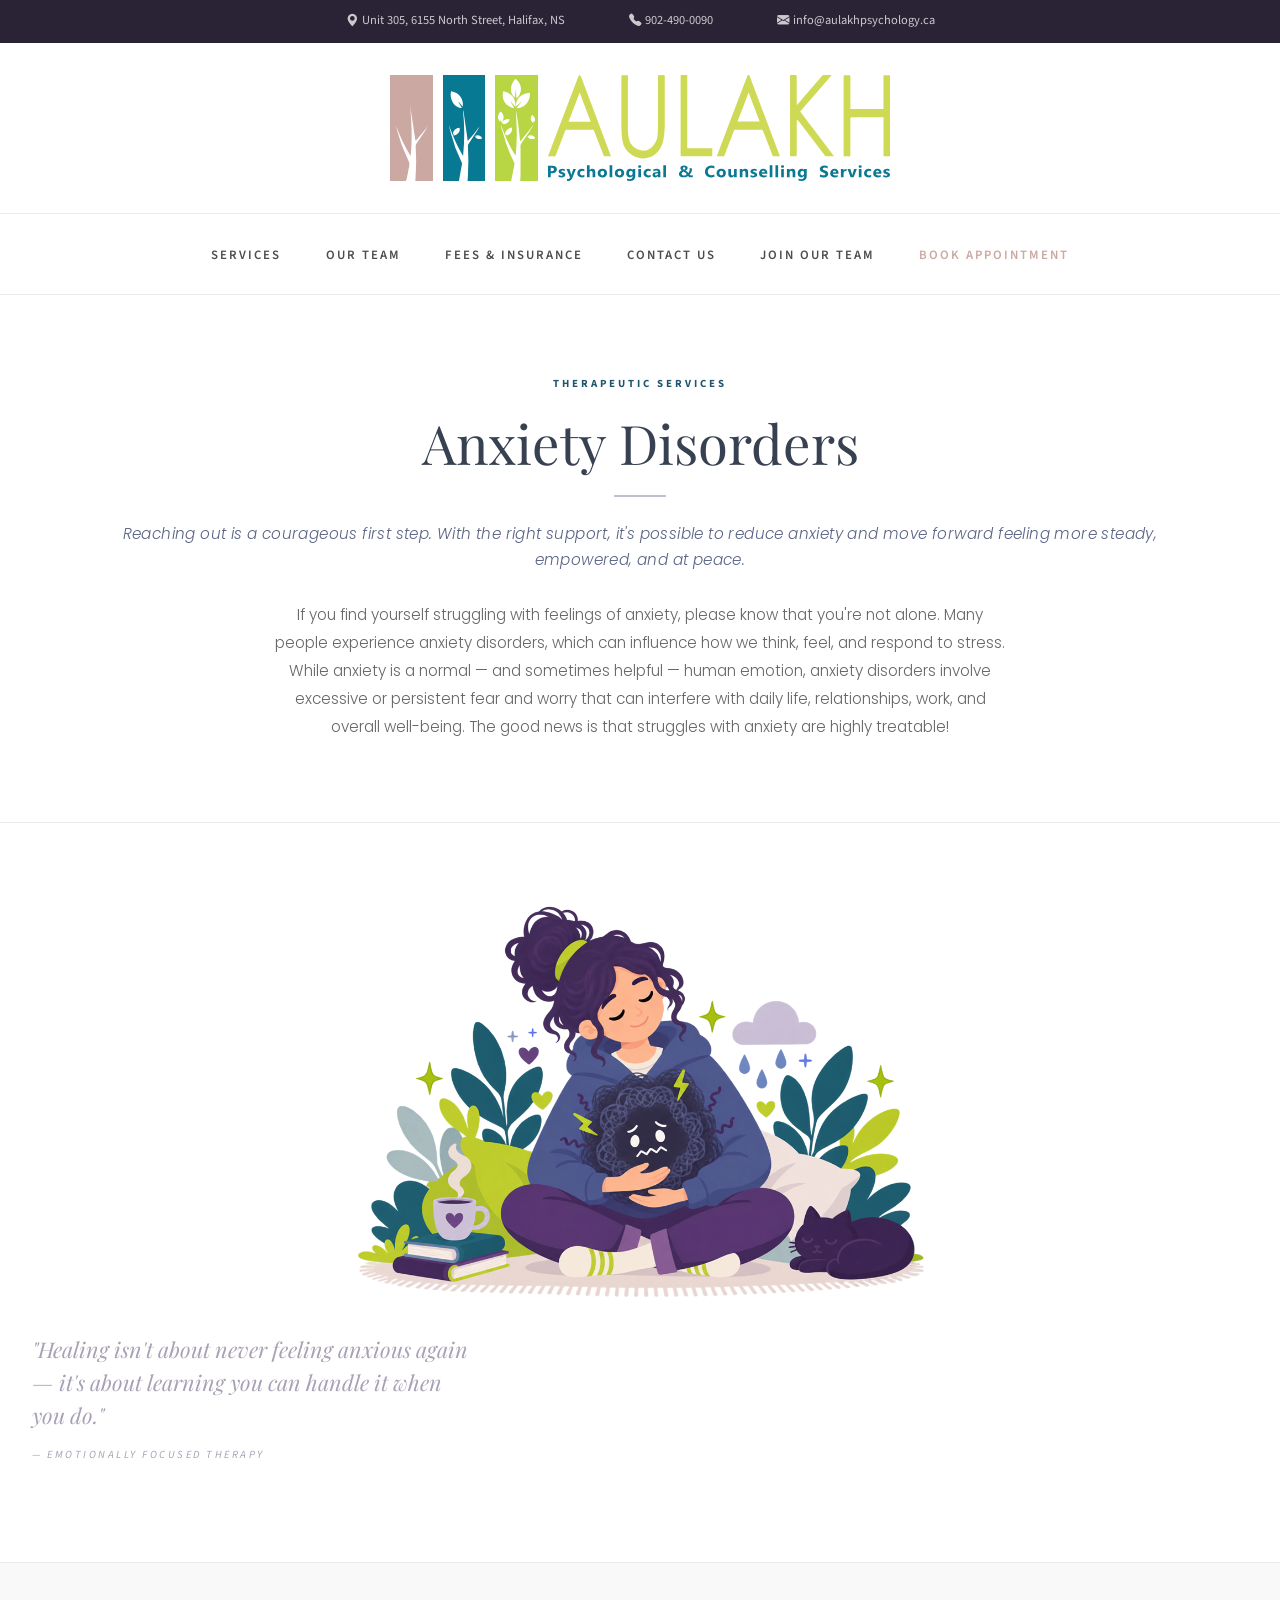
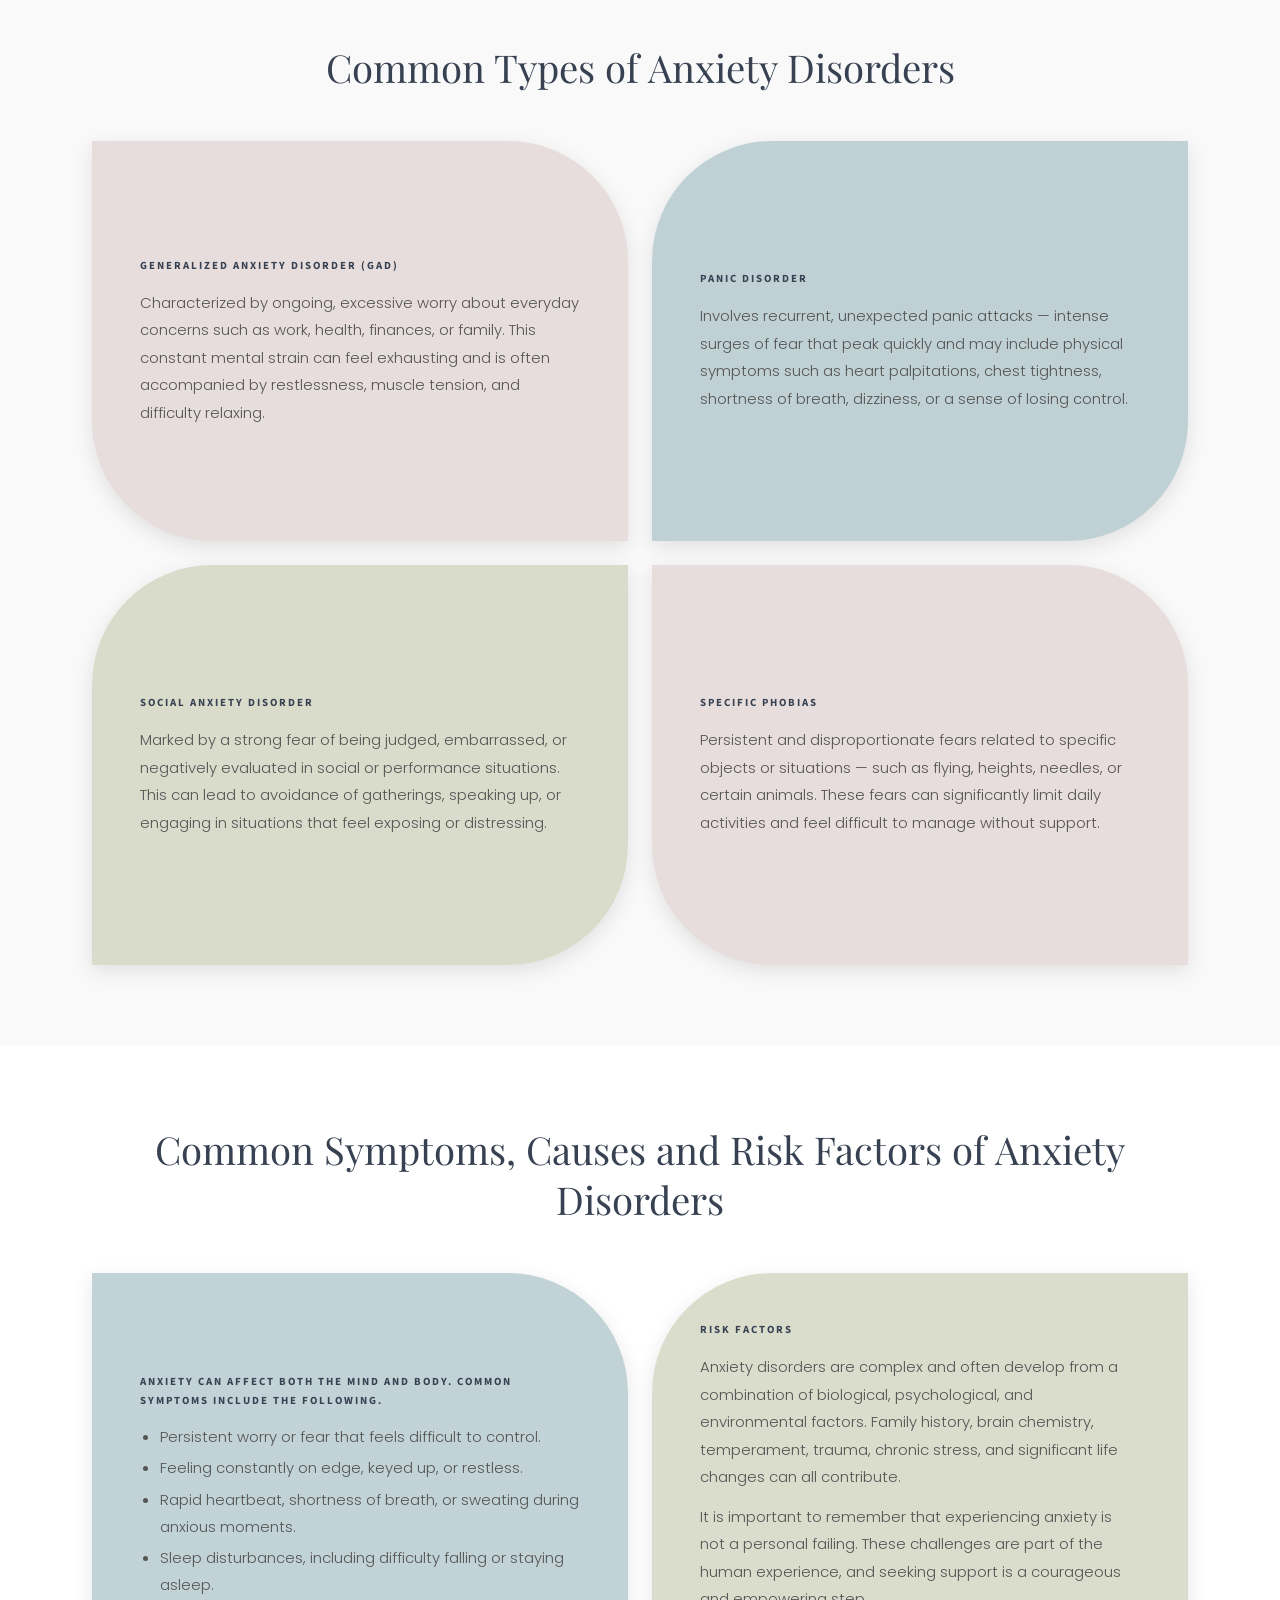
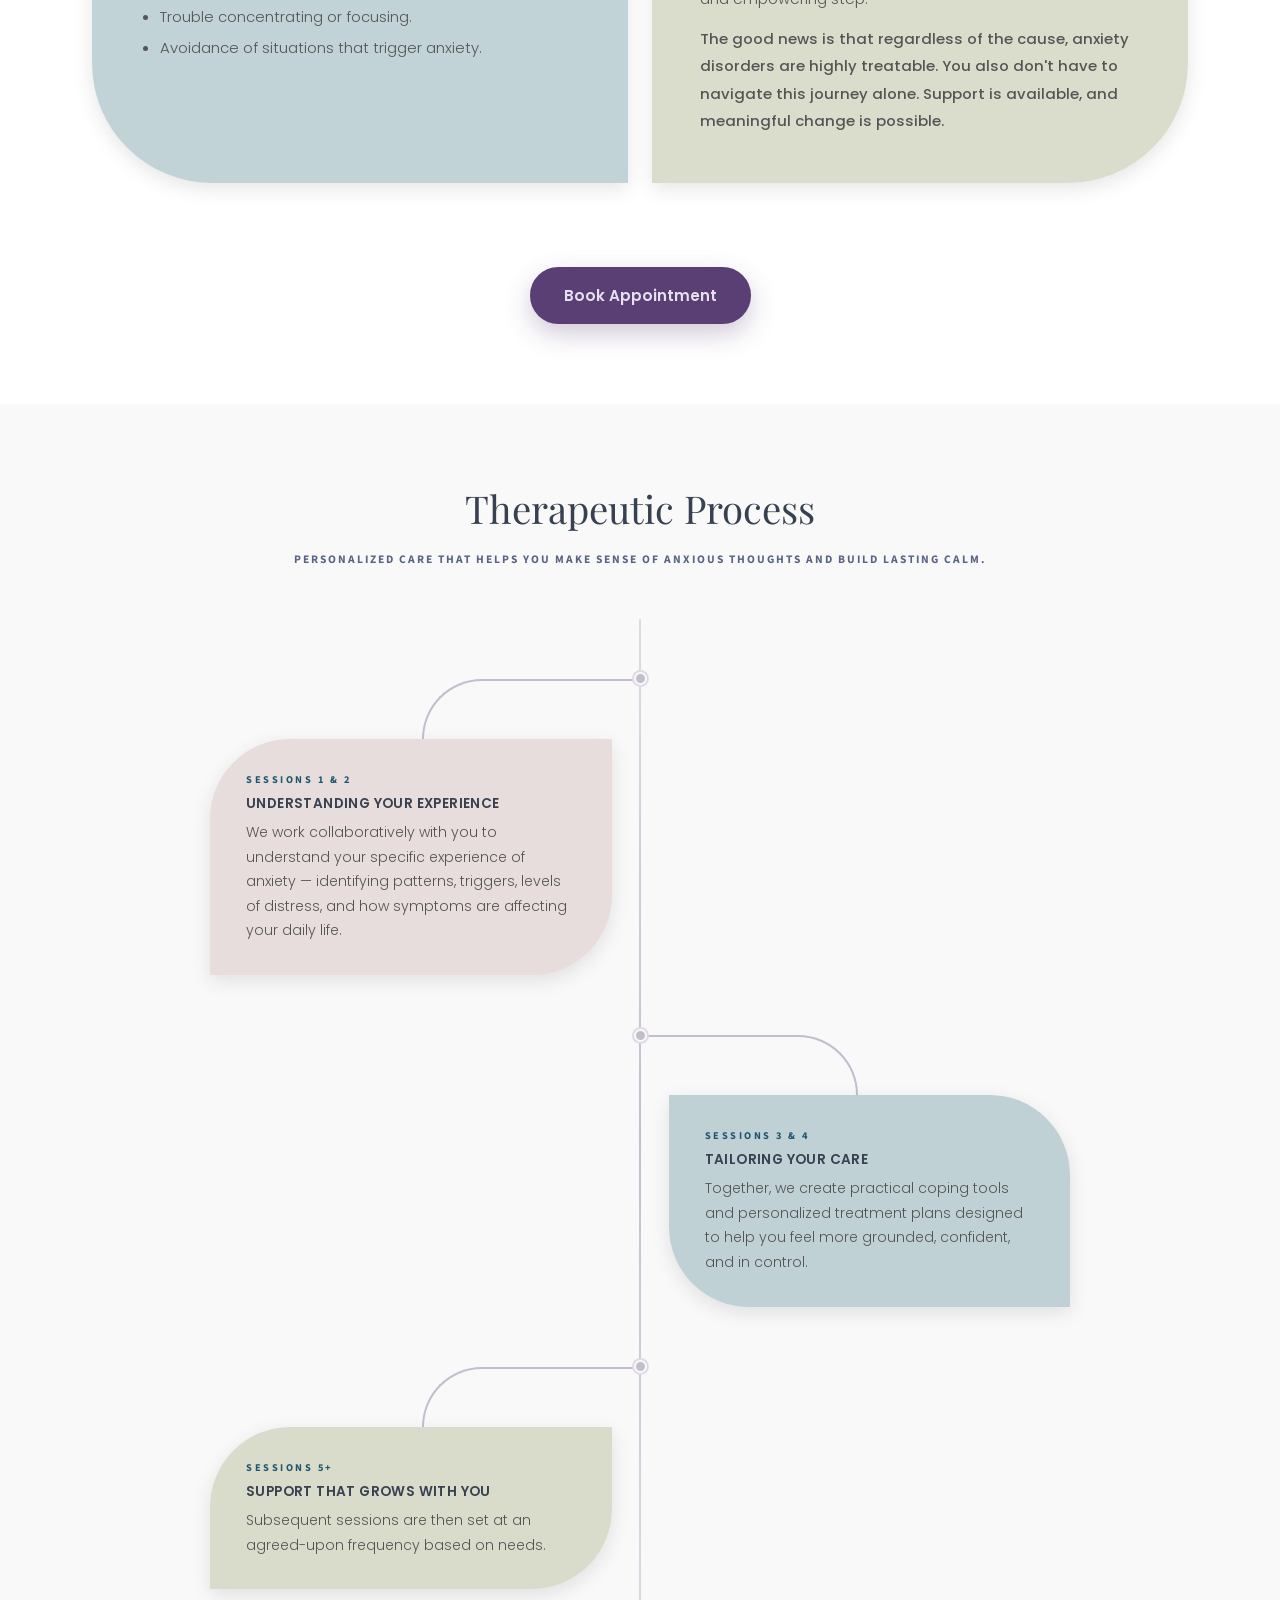
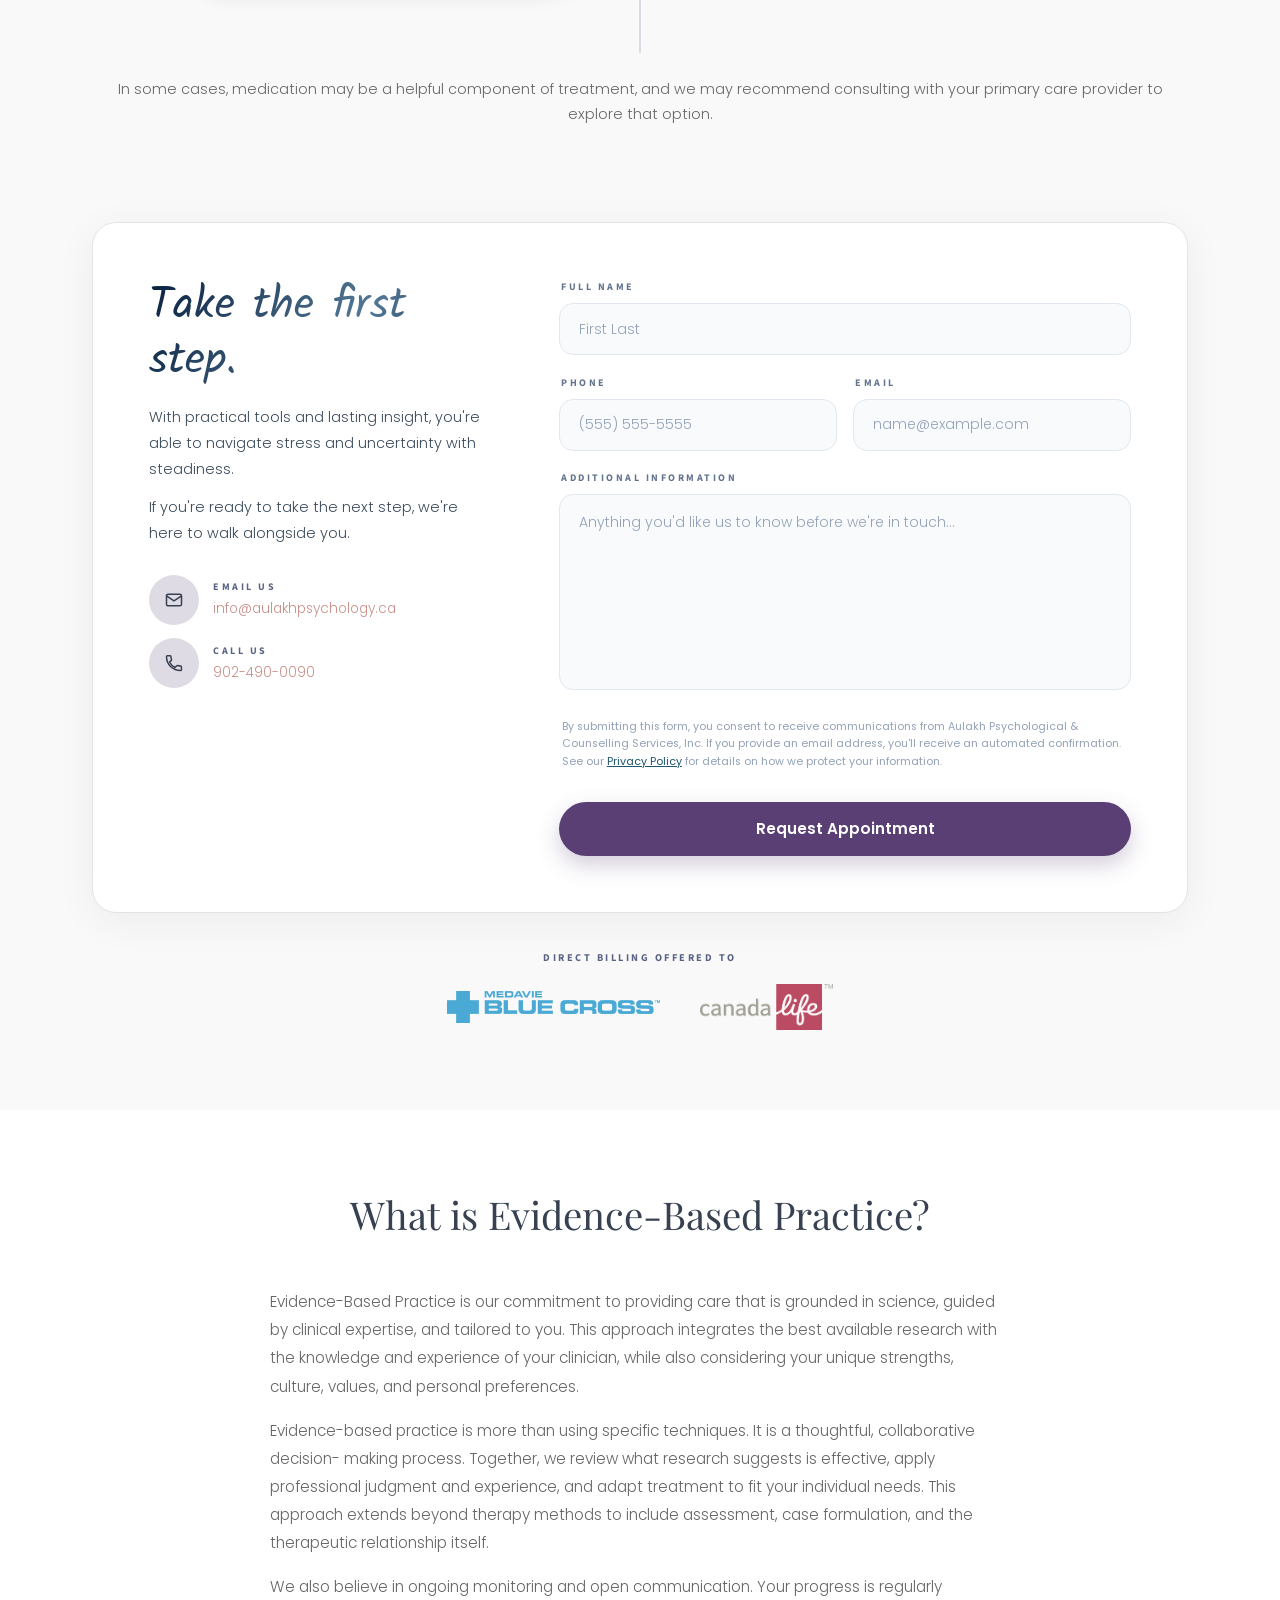
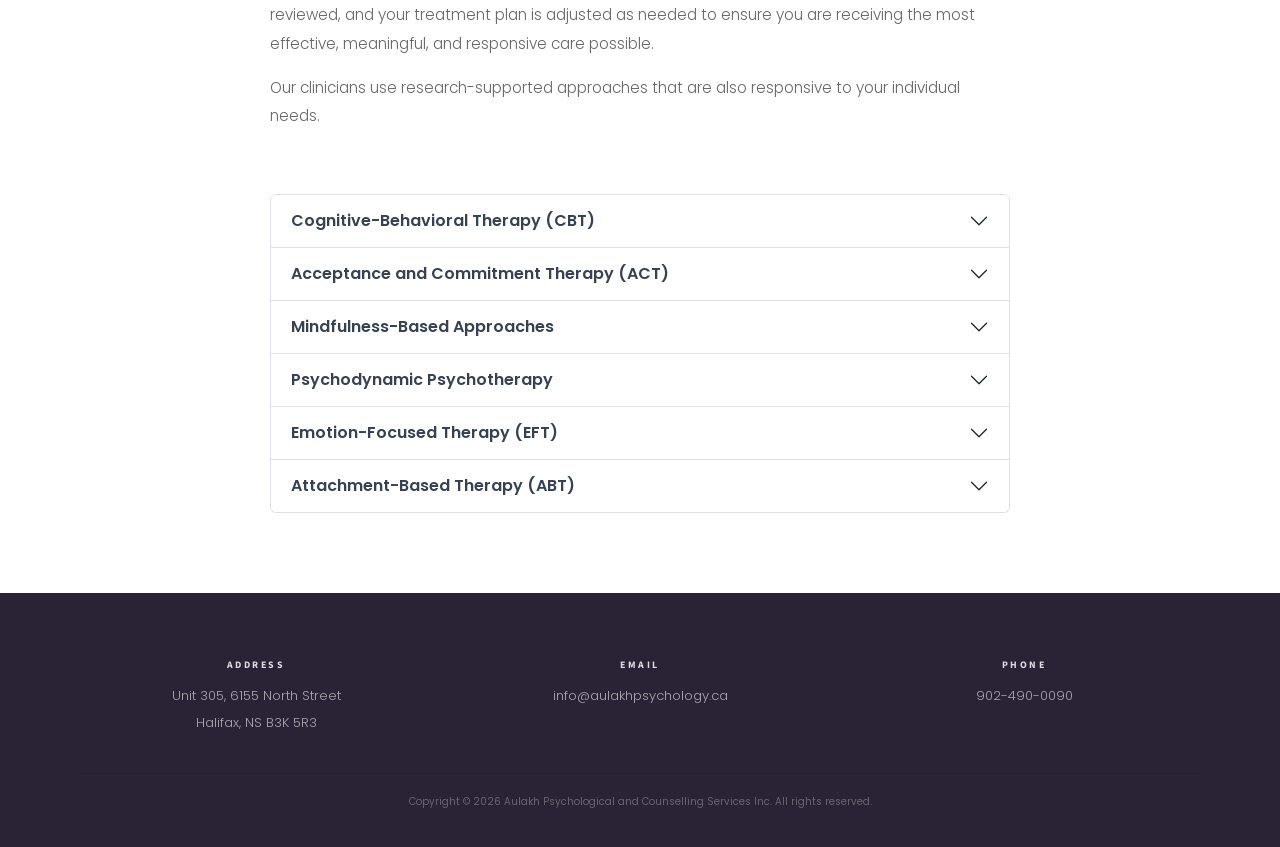
<file: anxiety-disorders.html>
<!doctype html>
<html lang="en">
    <head>
        <meta charset="utf-8">
        <meta name="viewport" content="width=device-width, initial-scale=1">
        <meta name="description" content="Registered Clinical Psychologists and Social Workers in Halifax, Nova Scotia" />
	    <meta name="keywords" content="aulakh, psychology, psychological, psychologists, counselling, clinicians, assessments, telehealth" />
        <title>Anxiety Disorders - Aulakh Psychology</title>
        
        <!-- STYLESHEETS -->
        <link href="css/animate.css" rel="stylesheet">
        <link href="css/bootstrap.css" rel="stylesheet">
        <link href="css/style.css" rel="stylesheet">
        <!-- END STYLESHEETS -->

        <!-- SCRIPTS -->
        <script src="js/jquery-4.0.0.min.js"></script>
        <script src="js/bootstrap.bundle.js"></script>
        <script src="js/main.js"></script> 
        <!-- END SCRIPTS -->
    </head>
    <body>
        <!-- PRELOADER -->
        <div class="loader-wrap">
            <!-- <span class="loader"></span> -->
        </div>
        <!-- END PRELOADER -->

        <div class="content-blur"></div>

        <!-- HEADER INFO BAR -->
        <div class="text-center d-none d-xl-block header-bar">
                <div class="header-banner">
                    <div class="header-content">
                        <a href="http://maps.google.com?q=6155%20North%20Street%20Halifax%20NS%20B3K%205R3" target="_blank"><i class="pe-md-1 bi bi-geo-alt-fill"></i></a><a href="http://maps.google.com?q=6155%20North%20Street%20Halifax%20NS%20B3K%205R3" target="_blank">Unit 305, 6155 North Street, Halifax, NS</a>
                    </div>
                    <div class="header-content">
                        <a href="tel:+9024900090"><i class="pe-md-1 bi bi-telephone-fill"></i></a><a href="tel:+9024900090">902-490-0090</a>
                    </div>
                    <div class="header-content">
                        <a href="mailto:info@aulakhpsychology.ca"><i class="pe-md-1 bi bi-envelope-fill"></i></a><a href="mailto:info@aulakhpsychology.ca">info@aulakhpsychology.ca</a>                  
                    </div>
                </div>
        </div>
        <!-- END HEADER INFO BAR -->

        <!-- WEBSITE LOGO -->
        <div class="logo-wrap">
            <a href="index.html" class="logo-container">
                <div class="img-container"> 
                    <img src="images/aulakh_logo_1.svg" id="logo-1" alt="Aulakh Logo Small Tree" />
                </div>
                <div class="img-container">
                    <img src="images/aulakh_logo_2.svg" id="logo-2" alt="Aulakh Logo Medium Tree" />
                </div>
                <div class="img-container">
                    <img src="images/aulakh_logo_3.svg" id="logo-3" alt="Aulakh Logo Large Tree" />
                </div>
                <div class="img-container">
                    <img src="images/aulakh_logo_4.svg" id="logo-4" alt="Aulakh Logo Text" />
                </div>
            </a>
        </div>
        <!-- END WEBSITE LOGO -->

        <!-- NAVIGATION MENU -->
        <nav class="sticky-top main-nav" role="navigation">
            <div class="navbar-container">
                <a href="index.html">
                    <img src="images/aulakh_logo.svg" class="navbar-logo" alt="Aulakh Logo">
                </a>
                <button class="navbar-toggle">
                    <span class="bar"></span>
                    <span class="bar"></span>
                    <span class="bar"></span>
                </button>
                <div class="navbar-inner">
                    <ul class="navbar-menu">
                        <li class="has-dropdown">
                            <a class="scroll" href="index.html#theraputic-services">Services</a>
                            <button  class="drop-toggle">
                                <i class="bi bi-chevron-compact-down chevron"></i>
                            </button>
                            <ul class="dropdown">
                                <li><a href="couples-therapy.html">Couples Therapy</a></li>
                                <li><a href="neurodiversity.html">Neurodiversity</a></li>
                                <li><a href="mood-disorders.html">Mood Disorders</a></li>
                                <li class="active"><a href="anxiety-disorders.html">Anxiety Disorders</a></li>
                                <li><a href="trauma.html">Trauma</a></li>
                                <li><a href="gender-sexuality.html">Gender & Sexuality</a></li>
                                <li><a href="index.html#assessment-services">Assessments</a></li>
                            </ul>
                        </li>
                        <li><a class="scroll" href="index.html#team">Our Team</a></li>
                        <li><a href="fees.html">Fees & Insurance</a></li>
                        <li><a href="contact.html">Contact Us</a></li>
                        <li><a href="join-team.html">Join Our Team</a></li>
                        <li><a data-bs-toggle="modal" data-bs-target="#bookModal" class="appointment">Book Appointment</a></li>
                    </ul>
                </div>
            </div>
        </nav>
        <!-- END NAVIGATION MENU -->

        <!-- APPOINTMENT REQUEST MODAL -->
        <div class="modal fade" id="bookModal" tabindex="-1" aria-labelledby="bookModalLabel" aria-hidden="true">
            <div class="modal-dialog modal-dialog-centered modal-xl modal-fullscreen-lg-down">
                <div class="modal-content">
                    <div class="modal-header">
                            <button type="button" class="btn-close" data-bs-dismiss="modal" aria-label="Close"></button>
                    </div>
                    <div class="modal-body">
                        <div class="modal-cta">

                            <!-- Left: Contact info -->
                            <div>
                                <h2 class="cta-contact-h">Contact Info</h2>
                                <div style="margin-top:1.75rem">
                                    <a href="mailto:info@aulakhpsychology.ca" class="contact-link">
                                        <div class="c-icon">
                                            <svg viewBox="0 0 24 24" width="20" height="20" fill="none" stroke="currentColor" stroke-width="1.8"><rect x="3" y="5" width="18" height="14" rx="2"/><path d="M3 7l9 6 9-6"/></svg>
                                        </div>
                                        <div class="c-meta">
                                            <span class="c-lbl">Email</span>
                                            <span class="c-val">info@aulakhpsychology.ca</span>
                                        </div>
                                    </a>
                                    <a href="tel:+9024900090" class="contact-link">
                                        <div class="c-icon">
                                            <svg viewBox="0 0 24 24" width="20" height="20" fill="none" stroke="currentColor" stroke-width="1.8"><path d="M6.6 10.8c1.4 2.8 3.8 5.1 6.6 6.6l2.2-2.2c.3-.3.7-.4 1-.2 1.1.4 2.3.6 3.5.6.6 0 1 .4 1 1V20c0 .6-.4 1-1 1C10.4 21 3 13.6 3 4.4c0-.6.4-1 1-1h3.4c.6 0 1 .4 1 1 0 1.2.2 2.4.6 3.5.1.4 0 .8-.2 1z" stroke-linejoin="round"/></svg>
                                        </div>
                                        <div class="c-meta">
                                            <span class="c-lbl">Phone</span>
                                            <span class="c-val">902-490-0090</span>
                                        </div>
                                    </a>
                                    <a href="fax:+9024900099" class="contact-link">
                                        <div class="c-icon">
                                            <svg viewBox="0 0 24 24" width="20" height="20" fill="none" stroke="currentColor" stroke-width="1.8"><path d="M19 8h-1V3H6v5H5c-1.66 0-3 1.34-3 3v5h4v5h12v-5h4v-5c0-1.66-1.34-3-3-3zM8 5h8v3H8V5zm8 14H8v-5h8v5zm3-5h-1v-2H6v2H5v-3c0-0.55 0.45-1 1-1h12c0.55 0 1 .45 1 1v3zM18 12.5c-.55 0-1-.45-1-1s.45-1 1-1 1 .45 1 1-.45 1-1 1z" stroke-linejoin="round"/></svg>
                                        </div>
                                        <div class="c-meta">
                                            <span class="c-lbl">Fax</span>
                                            <span class="c-val">902-490-0099</span>
                                        </div>
                                    </a>
                                    <a href="http://maps.google.com?q=6155+North+Street+Halifax+NS" target="_blank" class="contact-link">
                                        <div class="c-icon">
                                            <svg viewBox="0 0 24 24" width="20" height="20" fill="none" stroke="currentColor" stroke-width="1.8"><path d="M12 2C8.13 2 5 5.13 5 9c0 5.25 7 13 7 13s7-7.75 7-13c0-3.87-3.13-7-7-7zm0 9.5c-1.38 0-2.5-1.12-2.5-2.5s1.12-2.5 2.5-2.5 2.5 1.12 2.5 2.5-1.12 2.5-2.5 2.5z" stroke-linejoin="round"/></svg>
                                        </div>
                                        <div class="c-meta">
                                            <span class="c-lbl">Address</span>
                                            <span class="c-val">Unit 305, 6155 North Street</span>
                                            <span class="c-val">Halifax, NS B3K 5R3</span>
                                        </div>
                                    </a>
                                </div>
                            </div>

                        <!-- Right: Form -->
                        <!--
                            FORM SETUP NOTE:
                            This form submits via FormSubmit.co, the same free, no-backend service used
                            on the ADHD Assessments page. To activate it:
                            1. Replace REPLACE_WITH_INTAKE_EMAIL@aulakhpsychology.ca below with the real intake email.
                            2. FormSubmit will send that inbox one confirmation email the first time the
                            form is submitted — click the activation link in it to start receiving
                            submissions. (If you've already activated this address for the ADHD page,
                            it's already active here too.)
                        -->
                            <div>
                                <h2 class="cta-contact-h">Book Your Appointment</h2>
                                <div class="toggle-container fgroup">
                                    <span id="newClient" class="toggle-label-text">New Client</span>
                                    <label class="switch">
                                        <input type="checkbox" id="formToggler">
                                        <span class="slider round"></span>
                                    </label>
                                    <span id="existingClient" class="toggle-label-text disabled">Existing Client</span>
                                </div>

                                <form id="formA" class="toggle-form" action="https://formsubmit.co/REPLACE_WITH_INTAKE_EMAIL@aulakhpsychology.ca" method="POST">
                                    <input type="hidden" name="_subject" value="New Client Appointment Request">
                                    <input type="hidden" name="_template" value="table">
                                    <input type="hidden" name="_next" value="index.html#book-modal">
                                    <input type="text" name="_honey" style="display:none" tabindex="-1" autocomplete="off">

                                    <div class="fgroup">
                                        <label class="flabel" for="new-contact-name">Full Name</label>
                                        <input class="finput" type="text" id="new-contact-name" name="Name" placeholder="First Last" autocomplete="name" required>
                                    </div>
                                    <div class="frow fgroup">
                                        <div>
                                            <label class="flabel" for="new-contact-phone">Phone</label>
                                            <input class="finput phone-format" type="tel" id="new-contact-phone" name="Phone" placeholder="(555) 555-5555" maxlength="13" autocomplete="tel" required>
                                        </div>
                                        <div>
                                            <label class="flabel" for="new-contact-email">Email</label>
                                            <input class="finput" type="email" id="new-contact-email" name="Email" placeholder="name@example.com" autocomplete="email" required>
                                        </div>
                                    </div>
                                    <div class="fgroup">
                                        <label class="flabel" for="new-contact-info">How Can We Help?</label>
                                        <textarea class="finput" id="new-contact-info" name="Additional Information" placeholder="Briefly describe what you're looking for..." required></textarea>
                                    </div>
                                    <p class="fineprint">
                                        By submitting this form, you consent to receive communications from Aulakh
                                        Psychological & Counselling Services, Inc. If you provide an email address, you'll
                                        receive an automated confirmation. See our <a href="privacy-policy.html" target="_blank">Privacy Policy</a> for details
                                        on how we protect your information.
                                    </p>
                                    <button class="submit-btn" type="submit">Request Appointment</button>
                                </form>

                                <form id="formB" class="toggle-form hidden" action="https://formsubmit.co/REPLACE_WITH_INTAKE_EMAIL@aulakhpsychology.ca" method="POST">
                                    <input type="hidden" name="_subject" value="Existing Client Appointment Request">
                                    <input type="hidden" name="_template" value="table">
                                    <input type="hidden" name="_next" value="index.html#book-modal">
                                    <input type="text" name="_honey" style="display:none" tabindex="-1" autocomplete="off">

                                    <div class="fgroup">
                                        <label class="flabel" for="existing-contact-name">Full Name</label>
                                        <input class="finput" type="text" id="existing-contact-name" name="Name" placeholder="First Last" autocomplete="name" required>
                                    </div>
                                    <div class="frow fgroup">
                                        <div>
                                            <label class="flabel" for="existing-contact-phone">Phone</label>
                                            <input class="finput phone-format" type="tel" id="existing-contact-phone" name="Phone" placeholder="(555) 555-5555" maxlength="13" autocomplete="tel" required>
                                        </div>
                                        <div>
                                            <label class="flabel" for="existing-contact-email">Email</label>
                                            <input class="finput" type="email" id="existing-contact-email" name="Email" placeholder="name@example.com" autocomplete="email" required>
                                        </div>
                                    </div>
                                    <div class="fgroup">
                                        <label class="flabel" for="clinician-select">Select your Clinician</label>
                                        <select class="finput custom-select" id="clinician-select" name="Clinician" required>
                                            <option value="" disabled selected hidden>--Please choose an option--</option>
                                            <option value="Alissa Pencer">Dr. Alissa Pencer</option>
                                            <option value="Erica Lundberg">Erica Lundberg</option>
                                            <option value="Harpreet Aulakh">Harpreet Aulakh</option>
                                            <option value="Jey Benoit">Jey Benoit</option>
                                            <option value="Jillian Filliter">Dr. Jillian Filliter</option>
                                            <option value="Kate Robertson">Dr. Kate Robertson</option>
                                            <option value="Leigh Dunn">Dr. Leigh Dunn</option>
                                            <option value="Leslie MacIntyre">Dr. Leslie MacIntyre</option>
                                            <option value="Maggie Silvaine">Maggie Silvaine</option>
                                            <option value="Pavitra Desai">Pavitra Desai</option>
                                            <option value="Shannon Johnson">Dr. Shannon Johnson</option>
                                        </select>
                                    </div>
                                    <div class="fgroup">
                                        <label class="flabel" for="exiting-contact-info">When would you like an appointment?</label>
                                        <textarea class="finput" id="existing-contact-info" name="Additional Information" placeholder="Please list the date or range for when you would like an appointment. Leave this field blank for the earliest available appointment with your clinician."></textarea>
                                    </div>
                                    <p class="fineprint">
                                        By submitting this form, you consent to receive communications from Aulakh
                                        Psychological & Counselling Services, Inc. If you provide an email address, you'll
                                        receive an automated confirmation. See our <a href="privacy-policy.html" target="_blank">Privacy Policy</a> for details
                                        on how we protect your information.
                                    </p>
                                    <button class="submit-btn" type="submit">Request Appointment</button>
                                </form>
                            </div>

                        </div>
                    </div>
                </div>
            </div>
        </div>
        <!-- END APPOINTMENT REQUEST MODAL -->

        <!-- ── INTRO ── -->
        <div class="intro">
            <p class="intro-eyebrow">Therapeutic Services</p>
            <h1>Anxiety Disorders</h1>
            <div class="intro-rule"></div>
            <p class="intro-lead">
                Reaching out is a courageous first step. With the right support, it's possible to reduce anxiety and 
                move forward feeling more steady, empowered, and at peace.
            </p>
            <p class="intro-body">
                If you find yourself struggling with feelings of anxiety, please know that you're not alone. Many people
                experience anxiety disorders, which can influence how we think, feel, and respond to stress. While
                anxiety is a normal — and sometimes helpful — human emotion, anxiety disorders involve excessive or
                persistent fear and worry that can interfere with daily life, relationships, work, and overall well-being.
                The good news is that struggles with anxiety are highly treatable!
            </p>
        </div>

         <!-- ── HERO IMAGE ── -->
        <div class="hero-wrap">
            <div class="hero-img-wrap">
                <img src="images/anxiety-01.png">        
            </div>
            <div class="hero-quote">
                <p>
                    "Healing isn't about never feeling anxious again — it's about learning you can handle it when you do."
                    <br>
                    <span>— Emotionally Focused Therapy</span>
                </p>
            </div>
        </div>

        <!-- ── TYPES OF ANXIETY ── -->
        <div class="section bg-grey">
            <div class="container">
                <div class="section-head">
                    <h2>Common Types of Anxiety Disorders</h2>
                </div>
                <div class="two-col">
                    <div class="ibox pink leaf-l shadow-lt">
                        <span class="box-tag">Generalized Anxiety Disorder (GAD)</span>
                        <p>
                            Characterized by ongoing, excessive worry about everyday concerns such as work, health, finances, 
                            or family. This constant mental strain can feel exhausting and is often accompanied by restlessness, 
                            muscle tension, and difficulty relaxing.
                        </p>
                    </div>
                    <div class="ibox blue leaf-r shadow-lt">
                        <span class="box-tag">Panic Disorder</span>
                        <p>
                            Involves recurrent, unexpected panic attacks — intense surges of fear that peak quickly and may include 
                            physical symptoms such as heart palpitations, chest tightness, shortness of breath, dizziness, or a sense 
                            of losing control.
                        </p>
                    </div>
                </div>
                <div class="two-col" style="margin-top:1.5rem">
                    <div class="ibox green leaf-r shadow-lt">
                        <span class="box-tag">Social Anxiety Disorder</span>
                        <p>
                            Marked by a strong fear of being judged, embarrassed, or negatively evaluated in social or performance 
                            situations. This can lead to avoidance of gatherings, speaking up, or engaging in situations that feel 
                            exposing or distressing.
                        </p>
                    </div>
                    <div class="ibox pink leaf-l shadow-lt">
                        <span class="box-tag">Specific Phobias</span>
                        <p>
                            Persistent and disproportionate fears related to specific objects or situations — such as flying, heights, 
                            needles, or certain animals. These fears can significantly limit daily activities and feel difficult to manage 
                            without support.
                        </p>
                    </div>
                </div>
            </div>
        </div>

        <!-- ── SYMPTOMS, CAUSES, RISK FACTORS OF ANXIETY ── -->
        <div class="section bg-white">
            <div class="container">
                <div class="section-head">
                    <h2>Common Symptoms, Causes and Risk Factors of Anxiety Disorders</h2>
                </div>
                <div class="two-col">
                    <div class="ibox blue leaf-l shadow-lt">
                        <span class="box-tag">Anxiety can affect both the mind and body. Common symptoms include the following.</span>
                        <ul>
                            <li>Persistent worry or fear that feels difficult to control.</li>
                            <li>Feeling constantly on edge, keyed up, or restless.</li>
                            <li>Rapid heartbeat, shortness of breath, or sweating during anxious moments.</li>
                            <li>Sleep disturbances, including difficulty falling or staying asleep.</li>
                            <li>Trouble concentrating or focusing.</li>
                            <li>Avoidance of situations that trigger anxiety.</li>
                        </ul>
                    </div>
                    <div class="ibox green leaf-r shadow-lt">
                        <span class="box-tag">Risk Factors</span>
                        <p>
                            Anxiety disorders are complex and often develop from a combination of biological, psychological, and 
                            environmental factors. Family history, brain chemistry, temperament, trauma, chronic stress, and
                            significant life changes can all contribute.
                        </p>
                        <p>
                            It is important to remember that experiencing anxiety is not a personal failing. These challenges are 
                            part of the human experience, and seeking support is a courageous and empowering step.
                        </p>
                        <p style="font-weight: 500;">
                            The good news is that regardless of the cause, anxiety disorders are highly treatable. You also don't
                            have to navigate this journey alone. Support is available, and meaningful change is possible.
                        </p>
                    </div>
                </div>
                <div class="text-center" style="margin-top: 3.5rem;">
                    <a data-bs-toggle="modal" data-bs-target="#bookModal" class="btn-appt">Book Appointment</a>
                </div>
            </div>
        </div>

        <!-- ── THERAPEUTIC PROCESS ── -->
            <div class="process-section bg-grey">
                <div class="container">
                    <div class="section-head">
                        <h2>Therapeutic Process</h2>
                        <span class="sub">Personalized care that helps you make sense of anxious thoughts and build lasting calm.</span>
                    </div>

                    <div class="timeline">

                        <!-- Sessions 1 & 2 (left) -->
                        <div class="tl-row">
                            <div class="curve-row">
                                <div style="width: 50%;"></div>
                                <div class="curve-l"></div>
                            </div>
                            <div class="tl-dot"><div class="tl-dot-inner"></div></div>
                            <div class="tl-spacer"></div>
                        </div>

                        <div class="tl-row">
                            <div class="tl-card pink lr">
                                <span class="session-tag">Sessions 1 & 2</span>
                                <h4>Understanding Your Experience</h4>
                                <p>We work collaboratively with you to understand your specific experience of anxiety — identifying patterns, triggers, levels of distress, and how symptoms are affecting your daily life.</p>
                            </div>
                            <div></div>
                            <div></div>
                        </div>

                        <!-- Sessions 3 & 4 (right) -->
                        <div class="tl-row">
                            <div class="tl-spacer"></div>
                            <div class="tl-dot"><div class="tl-dot-inner"></div></div>
                            <div class="curve-row">
                                <div class="curve-r"></div>
                                <div style="width: 50%;"></div>                                
                            </div>
                        </div>
                        
                        <div class="tl-row">
                            <div></div>
                            <div></div>
                            <div class="tl-card blue ll">
                                <span class="session-tag">Sessions 3 & 4</span>
                                <h4>Tailoring Your Care</h4>
                                <p>Together, we create practical coping tools and personalized treatment plans designed to help you feel more grounded, confident, and in control.</p>
                            </div>
                        </div>

                        <!-- Sessions 5+ (left) -->
                        <div class="tl-row">
                            <div class="curve-row">
                                <div style="width: 50%;"></div>
                                <div class="curve-l"></div>
                            </div>
                            <div class="tl-dot"><div class="tl-dot-inner"></div></div>
                            <div class="tl-spacer"></div>
                        </div>

                        <div class="tl-row">
                            <div class="tl-card green lr" style="margin-bottom: 4rem;">
                            <span class="session-tag">Sessions 5+</span>
                            <h4>Support That Grows With You</h4>
                            <p>Subsequent sessions are then set at an agreed-upon frequency based on needs.</p>
                            </div>
                            <div></div>
                            <div></div>
                        </div>
                    </div>
                    <p class="eft-link" style="margin-top:1.5rem;">
                        In some cases, medication may be a helpful component of treatment, and we may recommend consulting with your primary care provider to explore that option.
                    </p>
                </div>
            </div>
            
        

        <!-- ── CTA / CONTACT ── -->
        <div class="cta-section bg-grey">
            <div class="container">
                <div class="cta-card">

                    <!-- Left: Contact info -->
                    <div>
                        <h2 class="cta-h">Take the first step.</h2>
                        <p class="cta-sub">
                            With practical tools and lasting insight, you're able to navigate stress and uncertainty with steadiness.
                        </p>
                        <p class="cta-sub">
                            If you're ready to take the next step, we're here to walk alongside you.
                        </p>
                        <div style="margin-top:1.75rem">
                            <a href="mailto:info@aulakhpsychology.ca" class="contact-link">
                                <div class="c-icon">
                                    <svg viewBox="0 0 24 24" width="20" height="20" fill="none" stroke="currentColor" stroke-width="1.8"><rect x="3" y="5" width="18" height="14" rx="2"/><path d="M3 7l9 6 9-6"/></svg>
                                </div>
                                <div class="c-meta">
                                    <span class="c-lbl">Email Us</span>
                                    <span class="c-val">info@aulakhpsychology.ca</span>
                                </div>
                            </a>
                            <a href="tel:+9024900090" class="contact-link">
                                <div class="c-icon">
                                    <svg viewBox="0 0 24 24" width="20" height="20" fill="none" stroke="currentColor" stroke-width="1.8"><path d="M6.6 10.8c1.4 2.8 3.8 5.1 6.6 6.6l2.2-2.2c.3-.3.7-.4 1-.2 1.1.4 2.3.6 3.5.6.6 0 1 .4 1 1V20c0 .6-.4 1-1 1C10.4 21 3 13.6 3 4.4c0-.6.4-1 1-1h3.4c.6 0 1 .4 1 1 0 1.2.2 2.4.6 3.5.1.4 0 .8-.2 1z" stroke-linejoin="round"/></svg>
                                </div>
                                <div class="c-meta">
                                    <span class="c-lbl">Call Us</span>
                                    <span class="c-val">902-490-0090</span>
                                </div>
                            </a>
                        </div>
                    </div>

                    <!-- Right: Form -->
                    <!--
                        FORM SETUP NOTE:
                        This form submits via FormSubmit.co, a free service that emails form
                        submissions to an inbox with no backend required. To activate it:
                        1. Replace REPLACE_WITH_INTAKE_EMAIL@aulakhpsychology.ca below with the real intake email.
                        2. FormSubmit will send that inbox one confirmation email the first time the
                        form is submitted — click the activation link in it to start receiving
                        submissions.
                        If you'd rather use a different form service or your own backend, just swap
                        out the <form action="..."> URL and hidden fields below.
                    -->
                    <div>
                        <form action="https://formsubmit.co/REPLACE_WITH_INTAKE_EMAIL@aulakhpsychology.ca" method="POST">
                            <input type="hidden" name="_subject" value="New Anxiety Disorders Appointment Request">
                            <input type="hidden" name="_template" value="table">
                            <input type="hidden" name="_next" value="anxiety-disorders.html#appointment-request">
                            <input type="text" name="_honey" style="display:none" tabindex="-1" autocomplete="off">

                            <div class="fgroup">
                                <label class="flabel" for="adhd-full-name">Full Name</label>
                                <input class="finput" type="text" id="adhd-full-name" name="Full Name" placeholder="First Last" autocomplete="name" required>
                            </div>
                            <div class="frow fgroup">
                                <div>
                                    <label class="flabel" for="adhd-phone">Phone</label>
                                    <input class="finput phone-format" type="tel" id="adhd-phone" name="Phone" placeholder="(555) 555-5555" autocomplete="tel" required>
                                </div>
                                <div>
                                    <label class="flabel" for="adhd-email">Email</label>
                                    <input class="finput" type="email" id="adhd-email" name="Email" placeholder="name@example.com" autocomplete="email" required>
                                </div>
                            </div>
                            <div class="fgroup">
                                <label class="flabel" for="adhd-info">Additional Information</label>
                                <textarea class="finput" id="adhd-info" name="Additional Information" placeholder="Anything you'd like us to know before we're in touch..."></textarea>
                            </div>
                            <p class="fineprint">
                                By submitting this form, you consent to receive communications from Aulakh
                                Psychological & Counselling Services, Inc. If you provide an email address, you'll
                                receive an automated confirmation. See our <a href="privacy-policy.html" target="_blank">Privacy Policy</a> for details
                                on how we protect your information.
                            </p>
                            <button class="submit-btn" type="submit">Request Appointment</button>
                        </form>
                    </div>
                </div>

                <!-- Insurance logos -->
                <div class="insure">
                    <p class="insure-lbl">Direct Billing Offered To</p>
                    <div class="insure-logos">
                        <img src="images/logo-blue-cross.png" alt="Blue Cross" height="32">
                        <img src="images/logo-canada-life.png" alt="Canada Life" height="46">
                    </div>
                </div>
            </div>
        </div>

        <!-- ── EVIDENCE-BASED PRACTICE ── -->
            <div class="section bg-white">
                <div class="container">
                    <div class="section-head">
                        <h2 style="margin-bottom: 2rem;">What is Evidence-Based Practice?</h2>
                    </div>
                    <div class="section-body" style="margin-bottom: 4rem;">
                        <p>
                            Evidence-Based Practice is our commitment to providing care that is grounded in science, guided by clinical 
                            expertise, and tailored to you. This approach integrates the best available research with the knowledge and 
                            experience of your clinician, while also considering your unique strengths, culture, values, and personal 
                            preferences.
                        </p>
                        <p>
                            Evidence-based practice is more than using specific techniques. It is a thoughtful, collaborative decision-
                            making process. Together, we review what research suggests is effective, apply professional judgment and 
                            experience, and adapt treatment to fit your individual needs. This approach extends beyond therapy methods to 
                            include assessment, case formulation, and the therapeutic relationship itself.
                        </p>
                        <p>
                            We also believe in ongoing monitoring and open communication. Your progress is regularly reviewed, and your 
                            treatment plan is adjusted as needed to ensure you are receiving the most effective, meaningful, and responsive 
                            care possible.
                        </p>
                        <p>
                            Our clinicians use research-supported approaches that are also responsive to your individual needs.
                        </p>
                    </div>
                    <div class="accordion section-body" id="accordionTherapyType">
                        <div class="accordion-item">
                            <h2 class="accordion-header">
                                <button class="accordion-button collapsed" type="button" data-bs-toggle="collapse" data-bs-target="#collapseOne" aria-expanded="false" aria-controls="collapseOne">
                                    <strong>Cognitive-Behavioral Therapy (CBT)</strong>
                                </button>
                            </h2>
                            <div id="collapseOne" class="accordion-collapse collapse" data-bs-parent="#accordionTherapyType">
                                <div class="accordion-body">
                                    CBT is a practical, evidence-based approach that helps people understand how their thoughts, emotions, 
                                    and behaviors influence one another. In CBT, clients learn to identify unhelpful thinking patterns, 
                                    develop healthier perspectives, and build effective coping strategies. This collaborative, goal-focused 
                                    therapy supports individuals in making meaningful changes that improve emotional well-being and everyday 
                                    functioning.
                                </div>
                            </div>
                        </div>
                        <div class="accordion-item">
                            <h2 class="accordion-header">
                                <button class="accordion-button collapsed" type="button" data-bs-toggle="collapse" data-bs-target="#collapseTwo" aria-expanded="false" aria-controls="collapseTwo">
                                    <strong>Acceptance and Commitment Therapy (ACT)</strong>
                                </button>
                            </h2>
                            <div id="collapseTwo" class="accordion-collapse collapse" data-bs-parent="#accordionTherapyType">
                                <div class="accordion-body">
                                    ACT helps individuals develop a healthier relationship with their thoughts and emotions rather than 
                                    struggling to control or avoid them. Through mindfulness and values-based strategies, ACT supports 
                                    people in accepting difficult experiences while committing to actions that align with what matters 
                                    most to them. This approach encourages psychological flexibility, helping individuals live more fully 
                                    and meaningfully even in the presence of life's challenges.
                                </div>
                            </div>
                        </div>
                        <div class="accordion-item">
                            <h2 class="accordion-header">
                                <button class="accordion-button collapsed" type="button" data-bs-toggle="collapse" data-bs-target="#collapseThree" aria-expanded="false" aria-controls="collapseThree">
                                    <strong>Mindfulness-Based Approaches</strong>
                                </button>
                            </h2>
                            <div id="collapseThree" class="accordion-collapse collapse" data-bs-parent="#accordionTherapyType">
                                <div class="accordion-body">
                                    Mindfulness-Based Approaches help individuals develop greater awareness of their thoughts, emotions, 
                                    and bodily sensations in the present moment. Through practices such as mindful breathing, reflection, 
                                    and gentle observation, clients learn to respond to experiences with greater clarity, openness, and 
                                    self-compassion. These approaches can help reduce stress, improve emotional regulation, and support 
                                    a more balanced and grounded way of relating to life's challenges.
                                </div>
                            </div>
                        </div>
                        <div class="accordion-item">
                            <h2 class="accordion-header">
                                <button class="accordion-button collapsed" type="button" data-bs-toggle="collapse" data-bs-target="#collapseFour" aria-expanded="false" aria-controls="collapseFour">
                                    <strong>Psychodynamic Psychotherapy</strong>
                                </button>
                            </h2>
                            <div id="collapseFour" class="accordion-collapse collapse" data-bs-parent="#accordionTherapyType">
                                <div class="accordion-body">
                                    Psychodynamic Psychotherapy focuses on understanding how past experiences, relationships, and 
                                    unconscious patterns shape present thoughts, feelings, and behaviors. Through reflective conversation 
                                    and a supportive therapeutic relationship, individuals can gain deeper insight into recurring 
                                    emotional patterns and relational dynamics. This process helps foster greater self-awareness, emotional 
                                    growth, and lasting change.
                                </div>
                            </div>
                        </div>
                        <div class="accordion-item">
                            <h2 class="accordion-header">
                                <button class="accordion-button collapsed" type="button" data-bs-toggle="collapse" data-bs-target="#collapseFive" aria-expanded="false" aria-controls="collapseFive">
                                    <strong>Emotion-Focused Therapy (EFT)</strong>
                                </button>
                            </h2>
                            <div id="collapseFive" class="accordion-collapse collapse" data-bs-parent="#accordionTherapyType">
                                <div class="accordion-body">
                                    EFT helps individuals better understand, experience, and work through their emotions in a safe and 
                                    supportive environment. By exploring emotional patterns and learning to respond to feelings with greater 
                                    awareness and compassion, clients can transform difficult emotions and develop healthier ways of relating 
                                    to themselves and others. This approach supports emotional healing, stronger relationships, and deeper 
                                    self-understanding.
                                </div>
                            </div>
                        </div>
                        <div class="accordion-item">
                            <h2 class="accordion-header">
                                <button class="accordion-button collapsed" type="button" data-bs-toggle="collapse" data-bs-target="#collapseSix" aria-expanded="false" aria-controls="collapseSix">
                                    <strong>Attachment-Based Therapy (ABT)</strong>
                                </button>
                            </h2>
                            <div id="collapseSix" class="accordion-collapse collapse" data-bs-parent="#accordionTherapyType">
                                <div class="accordion-body">
                                    ABT focuses on understanding and healing patterns in relationships that originate from early life 
                                    experiences. By exploring attachment styles and emotional bonds, this approach helps individuals 
                                    build healthier connections, improve emotional regulation, and foster a stronger sense of trust and 
                                    security in their relationships.
                                </div>
                            </div>
                        </div>
                    </div>
                </div>
            </div>

        <!-- ── FOOTER ── -->
        <footer>
        <div class="footer-grid text-center">
            <div class="fcol">
            <strong>Address</strong>
            <a href="http://maps.google.com?q=6155+North+Street+Halifax+NS" target="_blank">
                Unit 305, 6155 North Street<br>Halifax, NS B3K 5R3
            </a>
            </div>
            <div class="fcol">
            <strong>Email</strong>
            <a href="mailto:info@aulakhpsychology.ca">info@aulakhpsychology.ca</a>
            </div>
            <div class="fcol">
            <strong>Phone</strong>
            <a href="tel:+9024900090">902-490-0090</a>
            </div>
        </div>
        <hr class="footer-divider">
        <p class="footer-copy">Copyright &copy; <span id="yr"></span> Aulakh Psychological and Counselling Services Inc. All rights reserved.</p>
        </footer>

        <!-- MOBILE NAVBAR SCRIPT -->
        <script src="js/navigation.js"></script>
        <!-- END MOBILE NAVBAR SCRIPT -->

        <!-- TOGGLE SCRIPT -->
        <script src="js/toggle.js"></script>
        <!-- END TOGGLE SCRIPT -->

        <!-- PHONE FORMATTING -->
        <script src="js/phone-format.js"></script>
        <!-- END PHONE FORMATTING -->

        <!-- SCROLL TO TOP -->
            <div class="scroll-to-top">
                <a href="#"><i class="pe-md-1 bi bi-arrow-up-square-fill"></i></a>
            </div>
        <!-- END SCROLL TO TOP -->
    </body>
</html>
</file>
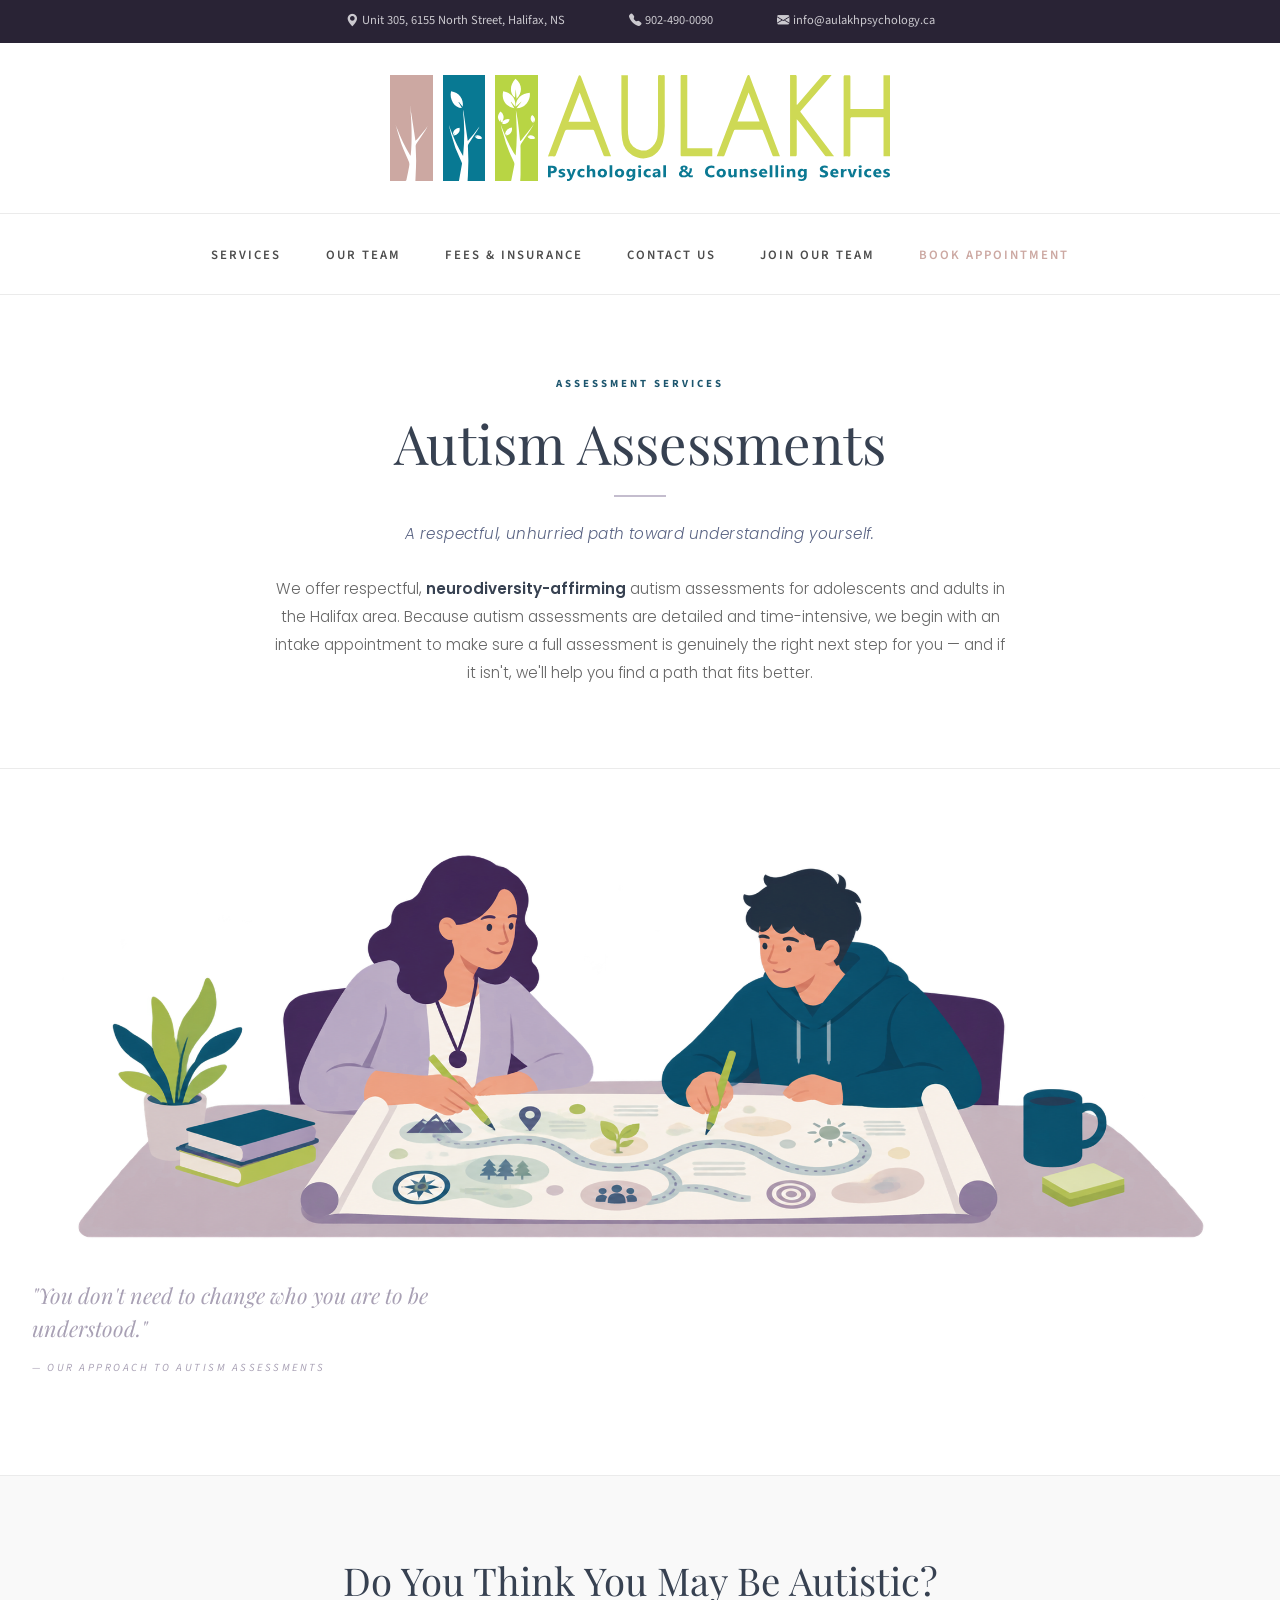
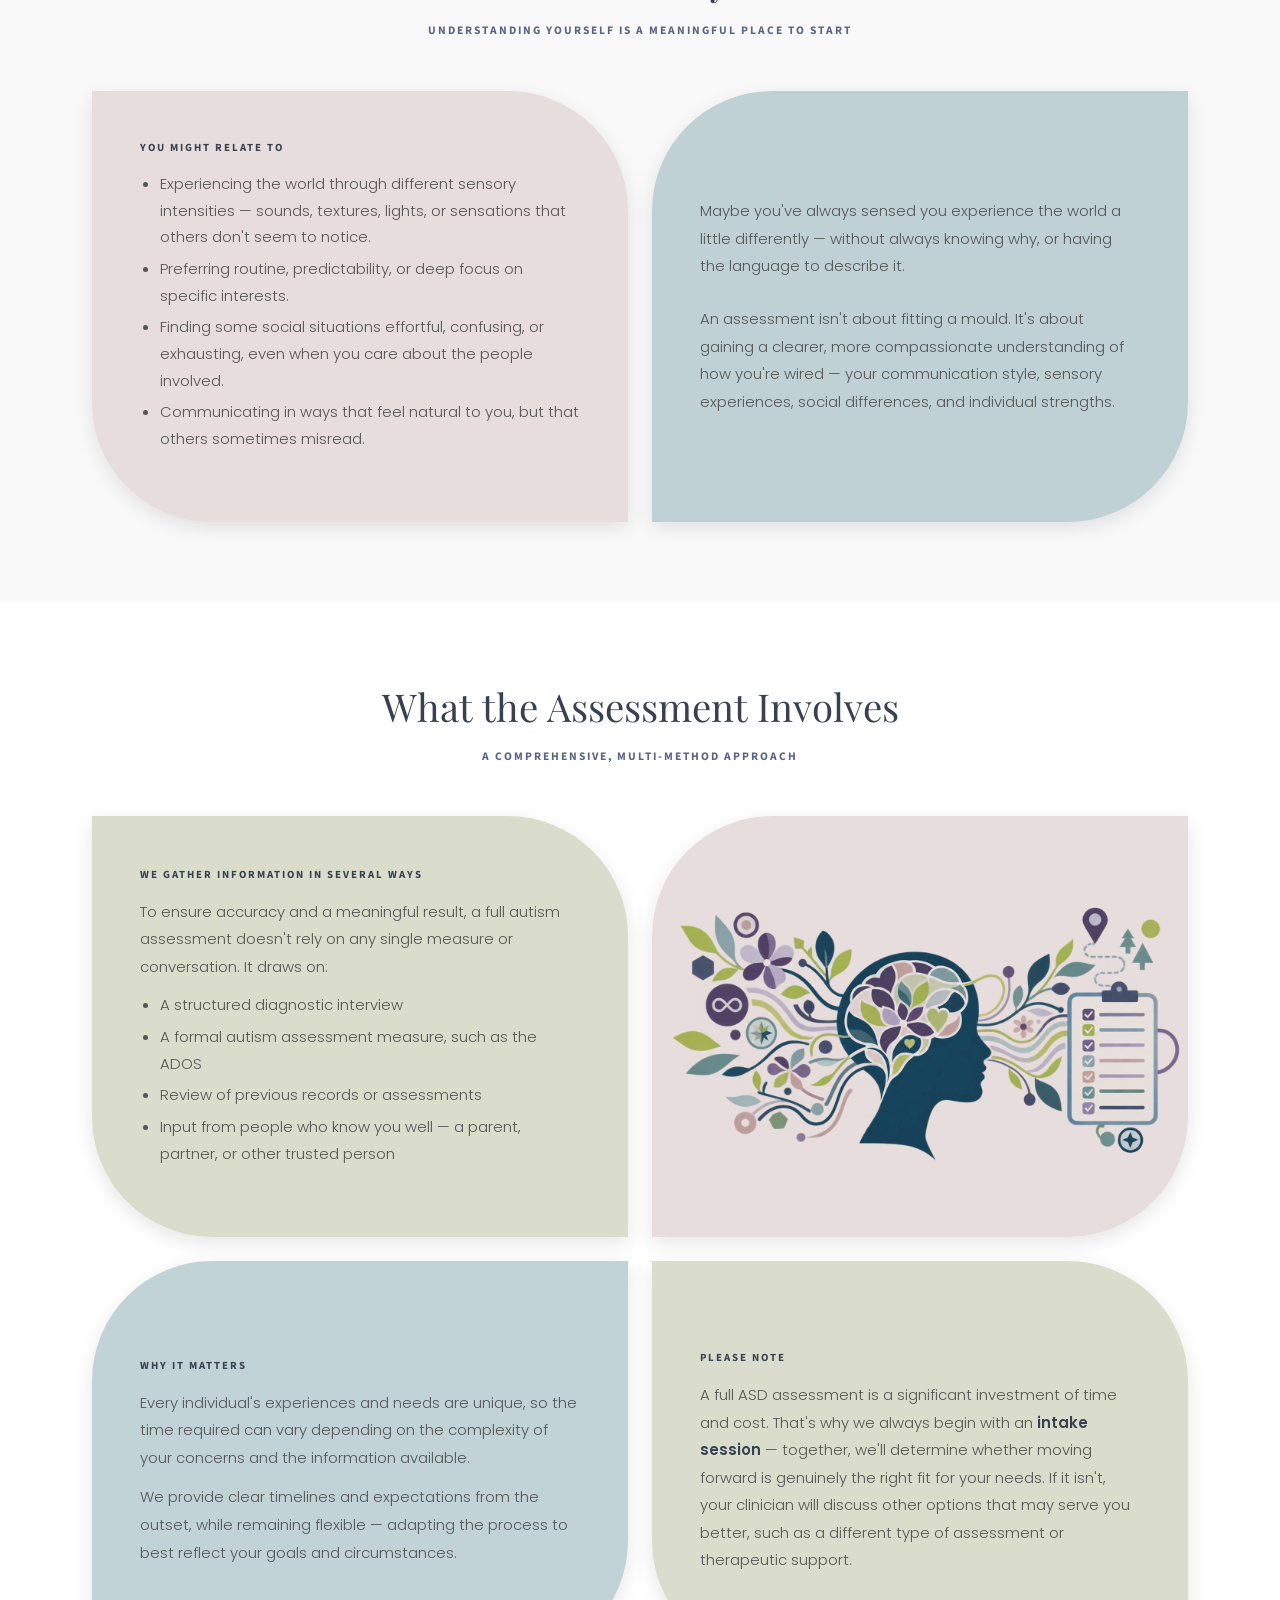
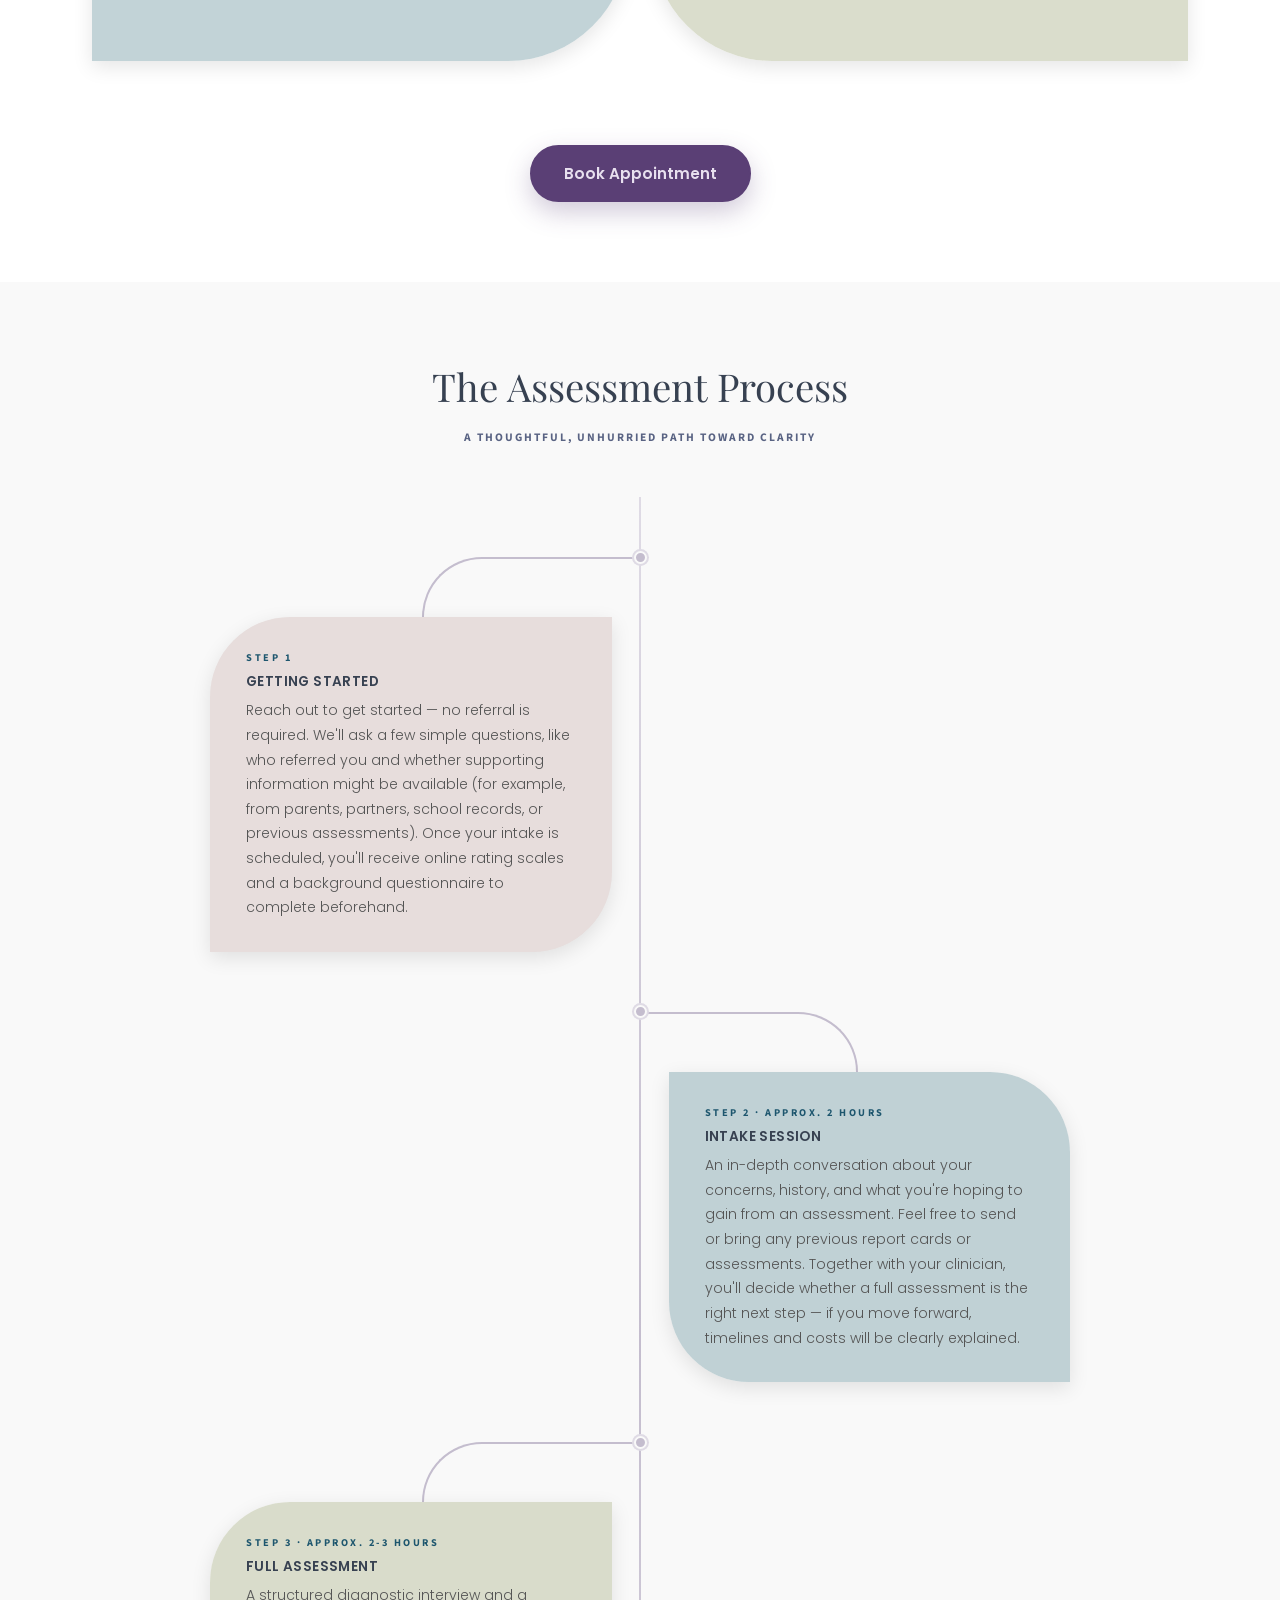
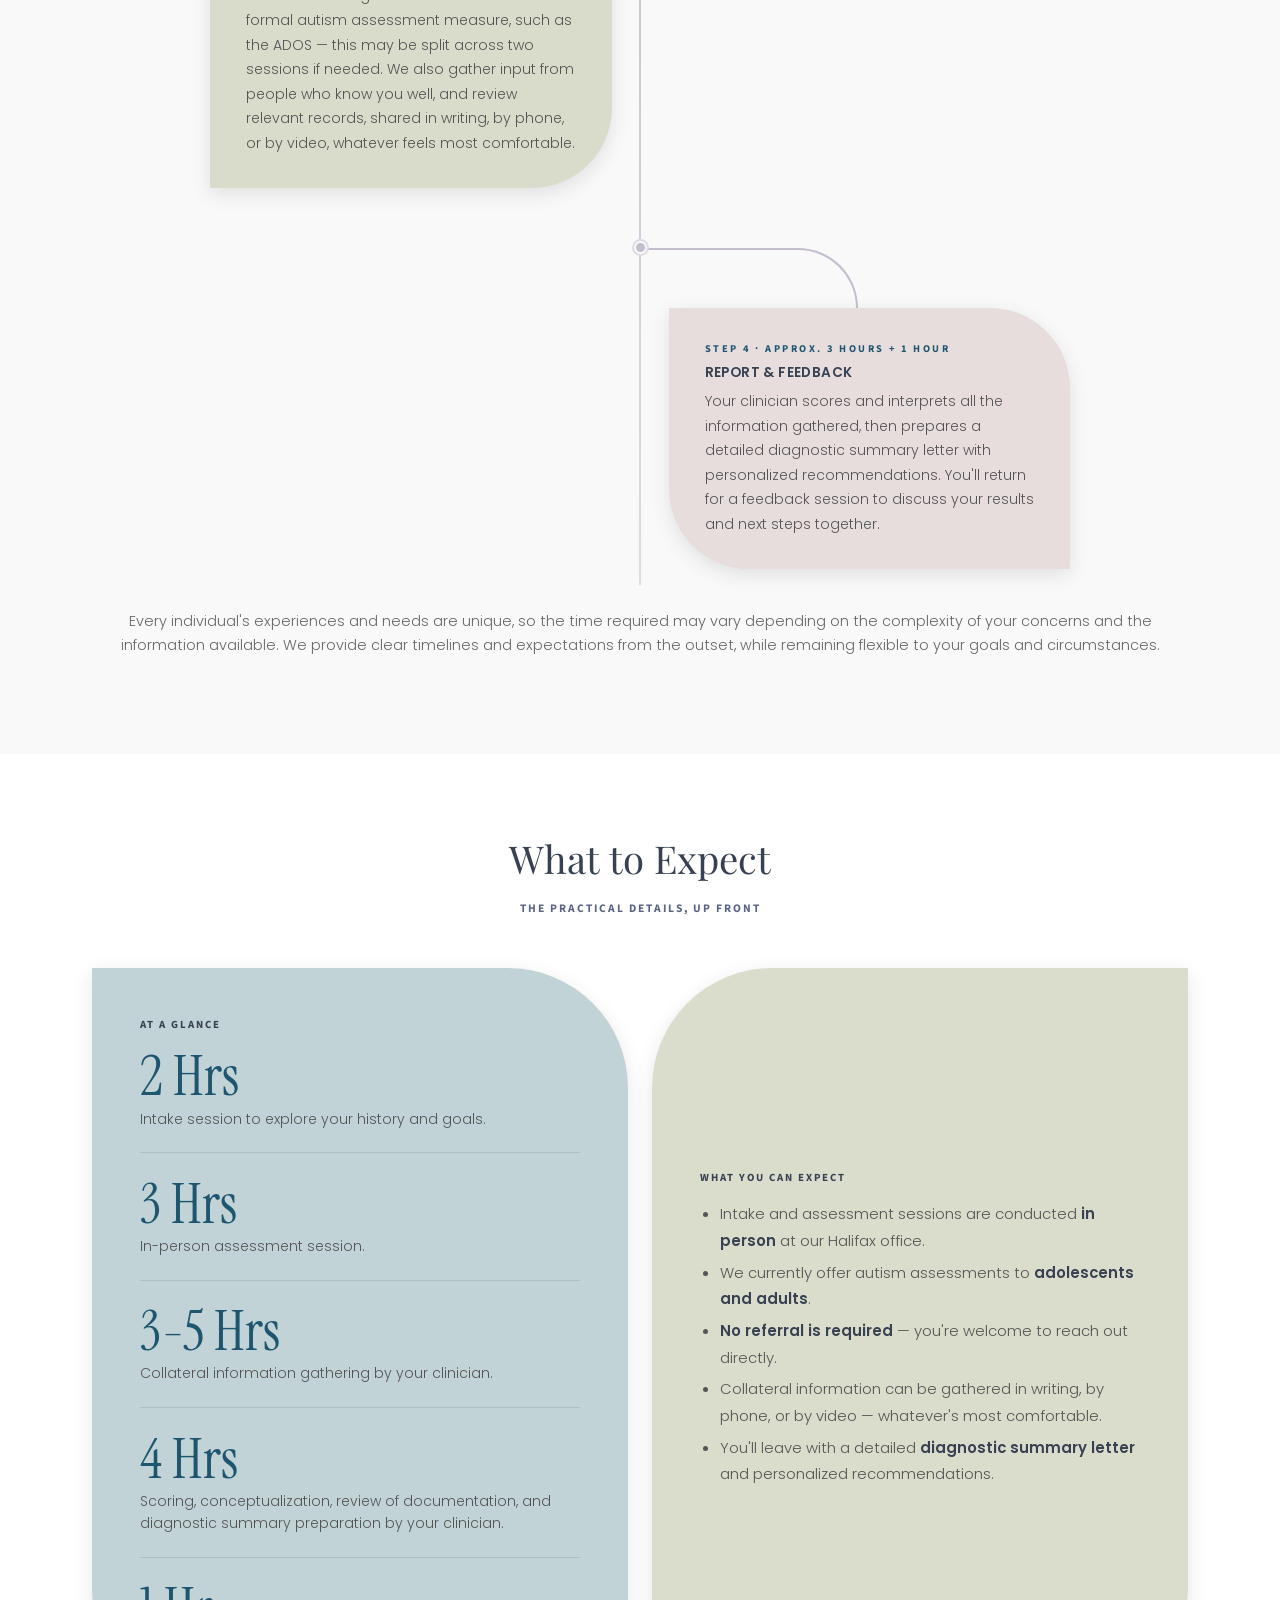
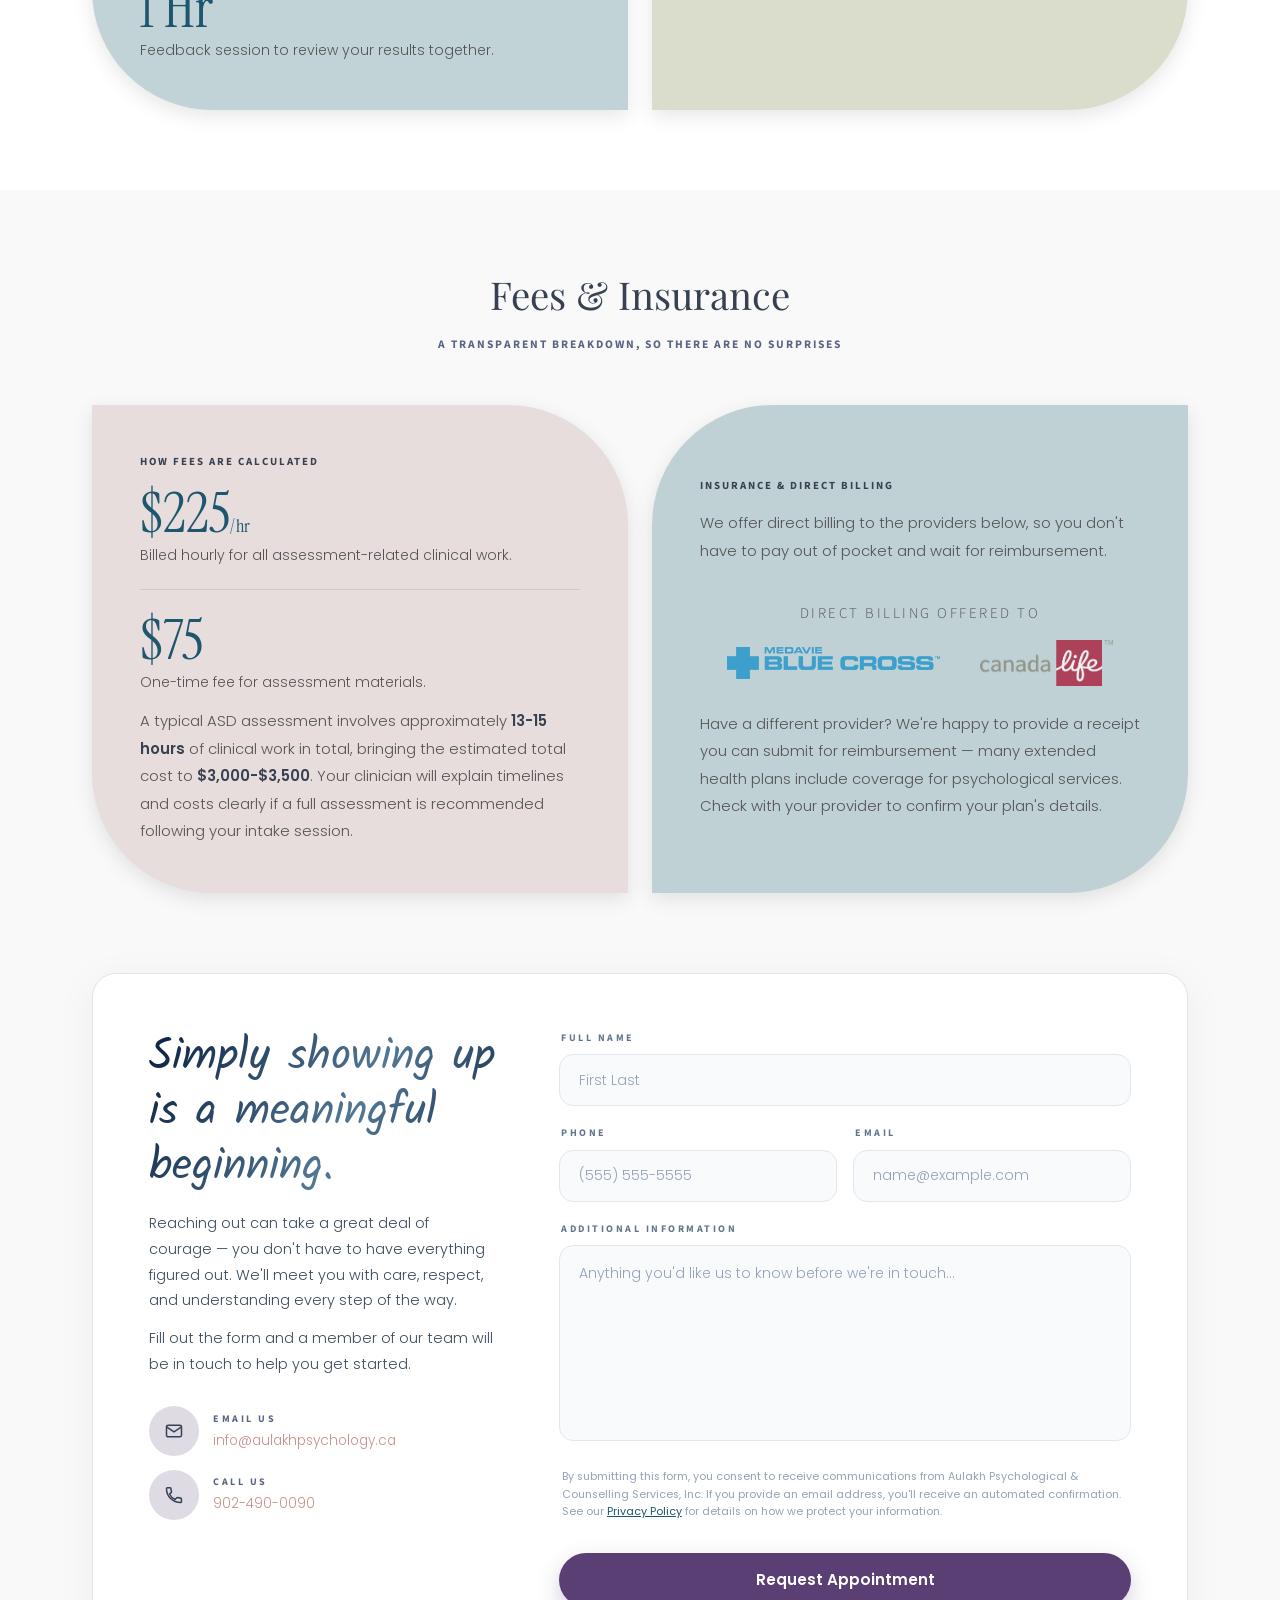
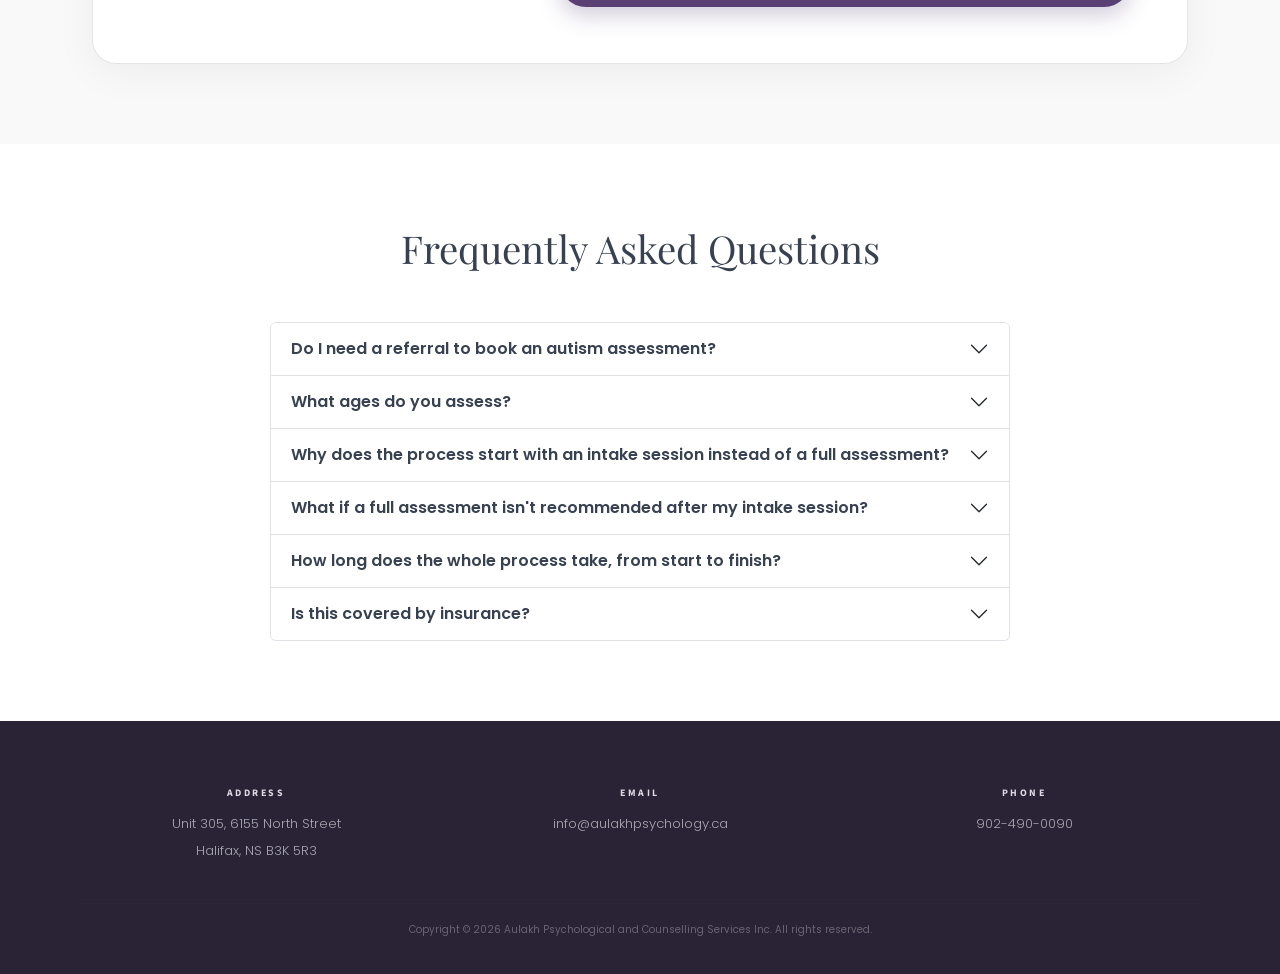
<file: asd-assessments.html>
<!doctype html>
<html lang="en">
    <head>
        <meta charset="utf-8">
        <meta name="viewport" content="width=device-width, initial-scale=1">
        <meta name="description" content="Registered Clinical Psychologists and Social Workers in Halifax, Nova Scotia" />
	    <meta name="keywords" content="aulakh, psychology, psychological, psychologists, counselling, clinicians, assessments, telehealth, autism, asd" />
        <title>Autism Assessments - Aulakh Psychology</title>

        <!-- STYLESHEETS -->
        <link href="css/animate.css" rel="stylesheet">
        <link href="css/bootstrap.css" rel="stylesheet">
        <link href="css/style.css" rel="stylesheet">
        <!-- END STYLESHEETS -->

        <!-- SCRIPTS -->
        <script src="js/jquery-4.0.0.min.js"></script>
        <script src="js/bootstrap.bundle.js"></script>
        <script src="js/main.js"></script>
        <!-- END SCRIPTS -->
    </head>
    <body>
        <!-- PRELOADER -->
        <div class="loader-wrap">
            <!-- <span class="loader"></span> -->
        </div>
        <!-- END PRELOADER -->

        <div class="content-blur"></div>

        <!-- HEADER INFO BAR -->
        <div class="text-center d-none d-xl-block header-bar">
                <div class="header-banner">
                    <div class="header-content">
                        <a href="http://maps.google.com?q=6155%20North%20Street%20Halifax%20NS%20B3K%205R3" target="_blank"><i class="pe-md-1 bi bi-geo-alt-fill"></i></a><a href="http://maps.google.com?q=6155%20North%20Street%20Halifax%20NS%20B3K%205R3" target="_blank">Unit 305, 6155 North Street, Halifax, NS</a>
                    </div>
                    <div class="header-content">
                        <a href="tel:+9024900090"><i class="pe-md-1 bi bi-telephone-fill"></i></a><a href="tel:+9024900090">902-490-0090</a>
                    </div>
                    <div class="header-content">
                        <a href="mailto:info@aulakhpsychology.ca"><i class="pe-md-1 bi bi-envelope-fill"></i></a><a href="mailto:info@aulakhpsychology.ca">info@aulakhpsychology.ca</a>
                    </div>
                </div>
        </div>
        <!-- END HEADER INFO BAR -->

        <!-- WEBSITE LOGO -->
        <div class="logo-wrap">
            <a href="index.html" class="logo-container">
                <div class="img-container">
                    <img src="images/aulakh_logo_1.svg" id="logo-1" alt="Aulakh Logo Small Tree" />
                </div>
                <div class="img-container">
                    <img src="images/aulakh_logo_2.svg" id="logo-2" alt="Aulakh Logo Medium Tree" />
                </div>
                <div class="img-container">
                    <img src="images/aulakh_logo_3.svg" id="logo-3" alt="Aulakh Logo Large Tree" />
                </div>
                <div class="img-container">
                    <img src="images/aulakh_logo_4.svg" id="logo-4" alt="Aulakh Logo Text" />
                </div>
            </a>
        </div>
        <!-- END WEBSITE LOGO -->

        <!-- NAVIGATION MENU -->
        <nav class="sticky-top main-nav" role="navigation">
            <div class="navbar-container">
                <a href="index.html">
                    <img src="images/aulakh_logo.svg" class="navbar-logo" alt="Aulakh Logo">
                </a>
                <button class="navbar-toggle">
                    <span class="bar"></span>
                    <span class="bar"></span>
                    <span class="bar"></span>
                </button>
                <div class="navbar-inner">
                    <ul class="navbar-menu">
                        <li class="has-dropdown">
                            <a class="scroll" href="index.html#theraputic-services">Services</a>
                            <button  class="drop-toggle">
                                <i class="bi bi-chevron-compact-down chevron"></i>
                            </button>
                            <ul class="dropdown">
                                <li><a href="couples-therapy.html">Couples Therapy</a></li>
                                <li><a href="neurodiversity.html">Neurodiversity</a></li>
                                <li><a href="mood-disorders.html">Mood Disorders</a></li>
                                <li><a href="anxiety-disorders.html">Anxiety Disorders</a></li>
                                <li><a href="trauma.html">Trauma</a></li>
                                <li><a href="gender-sexuality.html">Gender & Sexuality</a></li>
                                <li class="active"><a href="index.html#assessment-services">Assessments</a></li>
                            </ul>
                        </li>
                        <li><a class="scroll" href="index.html#team">Our Team</a></li>
                        <li><a href="fees.html">Fees & Insurance</a></li>
                        <li><a href="contact.html">Contact Us</a></li>
                        <li><a href="join-team.html">Join Our Team</a></li>
                        <li><a data-bs-toggle="modal" data-bs-target="#bookModal" class="appointment">Book Appointment</a></li>
                    </ul>
                </div>
            </div>
        </nav>
        <!-- END NAVIGATION MENU -->

        <!-- APPOINTMENT REQUEST MODAL -->
        <div class="modal fade" id="bookModal" tabindex="-1" aria-labelledby="bookModalLabel" aria-hidden="true">
            <div class="modal-dialog modal-dialog-centered modal-xl modal-fullscreen-lg-down">
                <div class="modal-content">
                    <div class="modal-header">
                            <button type="button" class="btn-close" data-bs-dismiss="modal" aria-label="Close"></button>
                    </div>
                    <div class="modal-body">
                        <div class="modal-cta">

                            <!-- Left: Contact info -->
                            <div>
                                <h2 class="cta-contact-h">Contact Info</h2>
                                <div style="margin-top:1.75rem">
                                    <a href="mailto:info@aulakhpsychology.ca" class="contact-link">
                                        <div class="c-icon">
                                            <svg viewBox="0 0 24 24" width="20" height="20" fill="none" stroke="currentColor" stroke-width="1.8"><rect x="3" y="5" width="18" height="14" rx="2"/><path d="M3 7l9 6 9-6"/></svg>
                                        </div>
                                        <div class="c-meta">
                                            <span class="c-lbl">Email</span>
                                            <span class="c-val">info@aulakhpsychology.ca</span>
                                        </div>
                                    </a>
                                    <a href="tel:+9024900090" class="contact-link">
                                        <div class="c-icon">
                                            <svg viewBox="0 0 24 24" width="20" height="20" fill="none" stroke="currentColor" stroke-width="1.8"><path d="M6.6 10.8c1.4 2.8 3.8 5.1 6.6 6.6l2.2-2.2c.3-.3.7-.4 1-.2 1.1.4 2.3.6 3.5.6.6 0 1 .4 1 1V20c0 .6-.4 1-1 1C10.4 21 3 13.6 3 4.4c0-.6.4-1 1-1h3.4c.6 0 1 .4 1 1 0 1.2.2 2.4.6 3.5.1.4 0 .8-.2 1z" stroke-linejoin="round"/></svg>
                                        </div>
                                        <div class="c-meta">
                                            <span class="c-lbl">Phone</span>
                                            <span class="c-val">902-490-0090</span>
                                        </div>
                                    </a>
                                    <a href="fax:+9024900099" class="contact-link">
                                        <div class="c-icon">
                                            <svg viewBox="0 0 24 24" width="20" height="20" fill="none" stroke="currentColor" stroke-width="1.8"><path d="M19 8h-1V3H6v5H5c-1.66 0-3 1.34-3 3v5h4v5h12v-5h4v-5c0-1.66-1.34-3-3-3zM8 5h8v3H8V5zm8 14H8v-5h8v5zm3-5h-1v-2H6v2H5v-3c0-0.55 0.45-1 1-1h12c0.55 0 1 .45 1 1v3zM18 12.5c-.55 0-1-.45-1-1s.45-1 1-1 1 .45 1 1-.45 1-1 1z" stroke-linejoin="round"/></svg>
                                        </div>
                                        <div class="c-meta">
                                            <span class="c-lbl">Fax</span>
                                            <span class="c-val">902-490-0099</span>
                                        </div>
                                    </a>
                                    <a href="http://maps.google.com?q=6155+North+Street+Halifax+NS" target="_blank" class="contact-link">
                                        <div class="c-icon">
                                            <svg viewBox="0 0 24 24" width="20" height="20" fill="none" stroke="currentColor" stroke-width="1.8"><path d="M12 2C8.13 2 5 5.13 5 9c0 5.25 7 13 7 13s7-7.75 7-13c0-3.87-3.13-7-7-7zm0 9.5c-1.38 0-2.5-1.12-2.5-2.5s1.12-2.5 2.5-2.5 2.5 1.12 2.5 2.5-1.12 2.5-2.5 2.5z" stroke-linejoin="round"/></svg>
                                        </div>
                                        <div class="c-meta">
                                            <span class="c-lbl">Address</span>
                                            <span class="c-val">Unit 305, 6155 North Street</span>
                                            <span class="c-val">Halifax, NS B3K 5R3</span>
                                        </div>
                                    </a>
                                </div>
                            </div>

                        <!-- Right: Form -->
                        <!--
                            FORM SETUP NOTE:
                            This form submits via FormSubmit.co, the same free, no-backend service used
                            on the ADHD Assessments page. To activate it:
                            1. Replace REPLACE_WITH_INTAKE_EMAIL@aulakhpsychology.ca below with the real intake email.
                            2. FormSubmit will send that inbox one confirmation email the first time the
                            form is submitted — click the activation link in it to start receiving
                            submissions. (If you've already activated this address for the ADHD page,
                            it's already active here too.)
                        -->
                            <div>
                                <h2 class="cta-contact-h">Book Your Appointment</h2>
                                <div class="toggle-container fgroup">
                                    <span id="newClient" class="toggle-label-text">New Client</span>
                                    <label class="switch">
                                        <input type="checkbox" id="formToggler">
                                        <span class="slider round"></span>
                                    </label>
                                    <span id="existingClient" class="toggle-label-text disabled">Existing Client</span>
                                </div>

                                <form id="formA" class="toggle-form" action="https://formsubmit.co/REPLACE_WITH_INTAKE_EMAIL@aulakhpsychology.ca" method="POST">
                                    <input type="hidden" name="_subject" value="New Client Appointment Request">
                                    <input type="hidden" name="_template" value="table">
                                    <input type="hidden" name="_next" value="index.html#book-modal">
                                    <input type="text" name="_honey" style="display:none" tabindex="-1" autocomplete="off">

                                    <div class="fgroup">
                                        <label class="flabel" for="new-contact-name">Full Name</label>
                                        <input class="finput" type="text" id="new-contact-name" name="Name" placeholder="First Last" autocomplete="name" required>
                                    </div>
                                    <div class="frow fgroup">
                                        <div>
                                            <label class="flabel" for="new-contact-phone">Phone</label>
                                            <input class="finput phone-format" type="tel" id="new-contact-phone" name="Phone" placeholder="(555) 555-5555" maxlength="13" autocomplete="tel" required>
                                        </div>
                                        <div>
                                            <label class="flabel" for="new-contact-email">Email</label>
                                            <input class="finput" type="email" id="new-contact-email" name="Email" placeholder="name@example.com" autocomplete="email" required>
                                        </div>
                                    </div>
                                    <div class="fgroup">
                                        <label class="flabel" for="new-contact-info">How Can We Help?</label>
                                        <textarea class="finput" id="new-contact-info" name="Additional Information" placeholder="Briefly describe what you're looking for..." required></textarea>
                                    </div>
                                    <p class="fineprint">
                                        By submitting this form, you consent to receive communications from Aulakh
                                        Psychological & Counselling Services, Inc. If you provide an email address, you'll
                                        receive an automated confirmation. See our <a href="privacy-policy.html" target="_blank">Privacy Policy</a> for details
                                        on how we protect your information.
                                    </p>
                                    <button class="submit-btn" type="submit">Request Appointment</button>
                                </form>

                                <form id="formB" class="toggle-form hidden" action="https://formsubmit.co/REPLACE_WITH_INTAKE_EMAIL@aulakhpsychology.ca" method="POST">
                                    <input type="hidden" name="_subject" value="Existing Client Appointment Request">
                                    <input type="hidden" name="_template" value="table">
                                    <input type="hidden" name="_next" value="index.html#book-modal">
                                    <input type="text" name="_honey" style="display:none" tabindex="-1" autocomplete="off">

                                    <div class="fgroup">
                                        <label class="flabel" for="existing-contact-name">Full Name</label>
                                        <input class="finput" type="text" id="existing-contact-name" name="Name" placeholder="First Last" autocomplete="name" required>
                                    </div>
                                    <div class="frow fgroup">
                                        <div>
                                            <label class="flabel" for="existing-contact-phone">Phone</label>
                                            <input class="finput phone-format" type="tel" id="existing-contact-phone" name="Phone" placeholder="(555) 555-5555" maxlength="13" autocomplete="tel" required>
                                        </div>
                                        <div>
                                            <label class="flabel" for="existing-contact-email">Email</label>
                                            <input class="finput" type="email" id="existing-contact-email" name="Email" placeholder="name@example.com" autocomplete="email" required>
                                        </div>
                                    </div>
                                    <div class="fgroup">
                                        <label class="flabel" for="clinician-select">Select your Clinician</label>
                                        <select class="finput custom-select" id="clinician-select" name="Clinician" required>
                                            <option value="" disabled selected hidden>--Please choose an option--</option>
                                            <option value="Alissa Pencer">Dr. Alissa Pencer</option>
                                            <option value="Erica Lundberg">Erica Lundberg</option>
                                            <option value="Harpreet Aulakh">Harpreet Aulakh</option>
                                            <option value="Jey Benoit">Jey Benoit</option>
                                            <option value="Jillian Filliter">Dr. Jillian Filliter</option>
                                            <option value="Kate Robertson">Dr. Kate Robertson</option>
                                            <option value="Leigh Dunn">Dr. Leigh Dunn</option>
                                            <option value="Leslie MacIntyre">Dr. Leslie MacIntyre</option>
                                            <option value="Maggie Silvaine">Maggie Silvaine</option>
                                            <option value="Pavitra Desai">Pavitra Desai</option>
                                            <option value="Shannon Johnson">Dr. Shannon Johnson</option>
                                        </select>
                                    </div>
                                    <div class="fgroup">
                                        <label class="flabel" for="exiting-contact-info">When would you like an appointment?</label>
                                        <textarea class="finput" id="existing-contact-info" name="Additional Information" placeholder="Please list the date or range for when you would like an appointment. Leave this field blank for the earliest available appointment with your clinician."></textarea>
                                    </div>
                                    <p class="fineprint">
                                        By submitting this form, you consent to receive communications from Aulakh
                                        Psychological & Counselling Services, Inc. If you provide an email address, you'll
                                        receive an automated confirmation. See our <a href="privacy-policy.html" target="_blank">Privacy Policy</a> for details
                                        on how we protect your information.
                                    </p>
                                    <button class="submit-btn" type="submit">Request Appointment</button>
                                </form>
                            </div>

                        </div>
                    </div>
                </div>
            </div>
        </div>
        <!-- END APPOINTMENT REQUEST MODAL -->

        <!-- ── INTRO ── -->
        <div class="intro">
            <p class="intro-eyebrow">Assessment Services</p>
            <h1>Autism Assessments</h1>
            <div class="intro-rule"></div>
            <p class="intro-lead">A respectful, unhurried path toward understanding yourself.</p>
            <p class="intro-body">
                We offer respectful, <strong>neurodiversity-affirming</strong> autism assessments for adolescents and
                adults in the Halifax area. Because autism assessments are detailed and time-intensive, we begin
                with an intake appointment to make sure a full assessment is genuinely the right next step for
                you — and if it isn't, we'll help you find a path that fits better.
            </p>
        </div>

        <!-- ── HERO IMAGE ── -->
        <div class="hero-wrap">
            <div class="hero-img-wrap">
                <img src="images/asd-01.png">        
            </div>
            <div class="hero-quote">
                <p>
                    "You don't need to change who you are to be understood."
                    <br>
                    <span>— Our Approach to Autism Assessments</span>
                </p>
            </div>
        </div>

        <!-- ── DO YOU THINK YOU MAY BE AUTISTIC ── -->
        <div class="section bg-grey">
            <div class="container">
                <div class="section-head">
                    <h2>Do You Think You May Be Autistic?</h2>
                    <span class="sub">Understanding yourself is a meaningful place to start</span>
                </div>
                <div class="two-col">
                    <div class="ibox pink leaf-l shadow-lt">
                        <span class="box-tag">You might relate to</span>
                        <ul>
                            <li>Experiencing the world through different sensory intensities — sounds, textures, lights, or sensations that others don't seem to notice.</li>
                            <li>Preferring routine, predictability, or deep focus on specific interests.</li>
                            <li>Finding some social situations effortful, confusing, or exhausting, even when you care about the people involved.</li>
                            <li>Communicating in ways that feel natural to you, but that others sometimes misread.</li>
                        </ul>
                    </div>
                    <div class="ibox blue leaf-r shadow-lt">
                        <p>
                            Maybe you've always sensed you experience the world a little differently — without
                            always knowing why, or having the language to describe it.
                        </p>
                        <p style="margin-top:.85rem">
                            An assessment isn't about fitting a mould. It's about gaining a clearer, more compassionate
                            understanding of how you're wired — your communication style, sensory experiences, social
                            differences, and individual strengths.
                        </p>
                    </div>
                </div>
            </div>
        </div>

        <!-- ── WHAT THE ASSESSMENT INVOLVES ── -->
        <div class="section bg-white">
            <div class="container">
                <div class="section-head">
                    <h2>What the Assessment Involves</h2>
                    <span class="sub">A comprehensive, multi-method approach</span>
                </div>
                <div class="two-col">
                    <div class="ibox green leaf-l shadow-lt">
                        <span class="box-tag">We Gather Information in Several Ways</span>
                        <p>
                            To ensure accuracy and a meaningful result, a full autism assessment doesn't rely on any
                            single measure or conversation. It draws on:
                        </p>
                        <ul>
                            <li>A structured diagnostic interview</li>
                            <li>A formal autism assessment measure, such as the ADOS</li>
                            <li>Review of previous records or assessments</li>
                            <li>Input from people who know you well — a parent, partner, or other trusted person</li>
                        </ul>
                    </div>
                    <div class="leaf-r shadow-lt">
                        <img class="fill-img pink leaf-r" src="images/asd-02.png">
                    </div>
                    <div class="ibox blue leaf-r shadow-lt">
                        <span class="box-tag">Why It Matters</span>
                        <p>
                            Every individual's experiences and needs are unique, so the time required can vary
                            depending on the complexity of your concerns and the information available.
                        </p>
                        <p>
                            We provide clear timelines and expectations from the outset, while remaining flexible —
                            adapting the process to best reflect your goals and circumstances.
                        </p>
                    </div>
                    <div class="ibox green leaf-l shadow-lt">
                        <span class="box-tag">Please Note</span>
                        <p>
                            A full ASD assessment is a significant investment of time and cost. That's why we always
                            begin with an <strong>intake session</strong> — together, we'll determine whether moving
                            forward is genuinely the right fit for your needs. If it isn't, your clinician will discuss
                            other options that may serve you better, such as a different type of assessment or
                            therapeutic support.
                        </p>
                    </div>
                </div>
                <div class="text-center" style="margin-top: 3.5rem;">
                    <a data-bs-toggle="modal" data-bs-target="#bookModal" class="btn-appt">Book Appointment</a>
                </div>
            </div>
        </div>

        <!-- ── THE ASSESSMENT PROCESS ── -->
        <div class="process-section bg-grey">
            <div class="container">
                <div class="section-head">
                    <h2>The Assessment Process</h2>
                    <span class="sub">A thoughtful, unhurried path toward clarity</span>
                </div>

                <div class="timeline">

                    <!-- Step 1 (left) -->
                    <div class="tl-row">
                        <div class="curve-row">
                            <div style="width: 50%;"></div>
                            <div class="curve-l"></div>
                        </div>
                        <div class="tl-dot"><div class="tl-dot-inner"></div></div>
                        <div class="tl-spacer"></div>
                    </div>

                    <div class="tl-row">
                        <div class="tl-card pink lr">
                            <span class="session-tag">Step 1</span>
                            <h4>Getting Started</h4>
                            <p>
                                Reach out to get started — no referral is required. We'll ask a few simple questions,
                                like who referred you and whether supporting information might be available (for
                                example, from parents, partners, school records, or previous assessments). Once your
                                intake is scheduled, you'll receive online rating scales and a background
                                questionnaire to complete beforehand.
                            </p>
                        </div>
                        <div></div>
                        <div></div>
                    </div>

                    <!-- Step 2 (right) -->
                    <div class="tl-row">
                        <div class="tl-spacer"></div>
                        <div class="tl-dot"><div class="tl-dot-inner"></div></div>
                        <div class="curve-row">
                            <div class="curve-r"></div>
                            <div style="width: 50%;"></div>
                        </div>
                    </div>

                    <div class="tl-row">
                        <div></div>
                        <div></div>
                        <div class="tl-card blue ll">
                            <span class="session-tag">Step 2 · Approx. 2 Hours</span>
                            <h4>Intake Session</h4>
                            <p>
                                An in-depth conversation about your concerns, history, and what you're hoping to gain
                                from an assessment. Feel free to send or bring any previous report cards or
                                assessments. Together with your clinician, you'll decide whether a full assessment is
                                the right next step — if you move forward, timelines and costs will be clearly
                                explained.
                            </p>
                        </div>
                    </div>

                    <!-- Step 3 (left) -->
                    <div class="tl-row">
                        <div class="curve-row">
                            <div style="width: 50%;"></div>
                            <div class="curve-l"></div>
                        </div>
                        <div class="tl-dot"><div class="tl-dot-inner"></div></div>
                        <div class="tl-spacer"></div>
                    </div>

                    <div class="tl-row">
                        <div class="tl-card green lr">
                            <span class="session-tag">Step 3 · Approx. 2-3 Hours</span>
                            <h4>Full Assessment</h4>
                            <p>
                                A structured diagnostic interview and a formal autism assessment measure, such as the
                                ADOS — this may be split across two sessions if needed. We also gather input from
                                people who know you well, and review relevant records, shared in writing, by phone,
                                or by video, whatever feels most comfortable.
                            </p>
                        </div>
                        <div></div>
                        <div></div>
                    </div>

                    <!-- Step 4 (right) -->
                    <div class="tl-row">
                        <div class="tl-spacer"></div>
                        <div class="tl-dot"><div class="tl-dot-inner"></div></div>
                        <div class="curve-row">
                            <div class="curve-r"></div>
                            <div style="width: 50%;"></div>
                        </div>
                    </div>

                    <div class="tl-row">
                        <div></div>
                        <div></div>
                        <div class="tl-card pink ll" style="margin-bottom: 1rem;">
                            <span class="session-tag">Step 4 · Approx. 3 Hours + 1 Hour</span>
                            <h4>Report & Feedback</h4>
                            <p>
                                Your clinician scores and interprets all the information gathered, then prepares a
                                detailed diagnostic summary letter with personalized recommendations. You'll return
                                for a feedback session to discuss your results and next steps together.
                            </p>
                        </div>
                    </div>
                </div>
                <p class="eft-link" style="margin-top:1.5rem;">
                    Every individual's experiences and needs are unique, so the time required may vary depending on
                    the complexity of your concerns and the information available. We provide clear timelines and
                    expectations from the outset, while remaining flexible to your goals and circumstances.
                </p>
            </div>
        </div>

        <!-- ── WHAT TO EXPECT ── -->
        <div class="section bg-white">
            <div class="container">
                <div class="section-head">
                    <h2>What to Expect</h2>
                    <span class="sub">The practical details, up front</span>
                </div>
                <div class="two-col">
                    <div class="ibox blue leaf-l shadow-lt">
                        <span class="box-tag">At a Glance</span>
                        <div class="stat-block">
                            <div class="stat-num">2 Hrs</div>
                            <div class="stat-lbl">Intake session to explore your history and goals.</div>
                        </div>
                        <div class="stat-block">
                            <div class="stat-num">3 Hrs</div>
                            <div class="stat-lbl">In-person assessment session.</div>
                        </div>
                        <div class="stat-block">
                            <div class="stat-num">3-5 Hrs</div>
                            <div class="stat-lbl">Collateral information gathering by your clinician.</div>
                        </div>
                        <div class="stat-block">
                            <div class="stat-num">4 Hrs</div>
                            <div class="stat-lbl">Scoring, conceptualization, review of documentation, and diagnostic summary preparation by your clinician.</div>
                        </div>
                        <div class="stat-block">
                            <div class="stat-num">1 Hr</div>
                            <div class="stat-lbl">Feedback session to review your results together.</div>
                        </div>
                    </div>
                    <div class="ibox green leaf-r shadow-lt">
                        <span class="box-tag">What You Can Expect</span>
                        <ul>
                            <li>Intake and assessment sessions are conducted <strong>in person</strong> at our Halifax office.</li>
                            <li>We currently offer autism assessments to <strong>adolescents and adults</strong>.</li>
                            <li><strong>No referral is required</strong> — you're welcome to reach out directly.</li>
                            <li>Collateral information can be gathered in writing, by phone, or by video — whatever's most comfortable.</li>
                            <li>You'll leave with a detailed <strong>diagnostic summary letter</strong> and personalized recommendations.</li>
                        </ul>
                    </div>
                </div>
            </div>
        </div>

        <!-- ── FEES & INSURANCE ── -->
        <div class="section bg-grey">
            <div class="container">
                <div class="section-head">
                    <h2>Fees & Insurance</h2>
                    <span class="sub">A transparent breakdown, so there are no surprises</span>
                </div>
                <div class="two-col">
                    <div class="ibox pink leaf-l shadow-lt">
                        <span class="box-tag">How Fees Are Calculated</span>
                        <div class="stat-block">
                            <div class="stat-num">$225<span style="font-size:1.15rem;font-weight:400;">/hr</span></div>
                            <div class="stat-lbl">Billed hourly for all assessment-related clinical work.</div>
                        </div>
                        <div class="stat-block">
                            <div class="stat-num">$75</div>
                            <div class="stat-lbl">One-time fee for assessment materials.</div>
                        </div>
                        <p style="margin-top:.85rem">
                            A typical ASD assessment involves approximately <strong>13-15 hours</strong> of clinical
                            work in total, bringing the estimated total cost to <strong>$3,000-$3,500</strong>. Your
                            clinician will explain timelines and costs clearly if a full assessment is recommended
                            following your intake session.
                        </p>
                    </div>
                    <div class="ibox blue leaf-r shadow-lt">
                        <span class="box-tag">Insurance & Direct Billing</span>
                        <p>
                            We offer direct billing to the providers below, so you don't have to pay out of pocket
                            and wait for reimbursement.
                        </p>
                        <div class="insure" style="padding-top:1.5rem;">
                            <p class="insure-lbl">Direct Billing Offered To</p>
                            <div class="insure-logos">
                                <img src="images/logo-blue-cross.png" alt="Medavie Blue Cross" height="32">
                                <img src="images/logo-canada-life.png" alt="Canada Life" height="46">
                            </div>
                        </div>
                        <p style="margin-top:1.5rem">
                            Have a different provider? We're happy to provide a receipt you can submit for
                            reimbursement — many extended health plans include coverage for psychological services.
                            Check with your provider to confirm your plan's details.
                        </p>
                    </div>
                </div>
            </div>
        </div>

        <!-- ── CTA / APPOINTMENT REQUEST ── -->
        <div class="cta-section bg-grey" id="appointment-request">
            <div class="container">
                <div class="cta-card">

                    <!-- Left: Contact info -->
                    <div>
                        <h2 class="cta-h">Simply showing up is a meaningful beginning.</h2>
                        <p class="cta-sub">
                            Reaching out can take a great deal of courage — you don't have to have everything
                            figured out. We'll meet you with care, respect, and understanding every step of the way.
                        </p>
                        <p class="cta-sub">
                            Fill out the form and a member of our team will be in touch to help you get started.
                        </p>
                        <div style="margin-top:1.75rem">
                            <a href="mailto:info@aulakhpsychology.ca" class="contact-link">
                                <div class="c-icon">
                                    <svg viewBox="0 0 24 24" width="20" height="20" fill="none" stroke="currentColor" stroke-width="1.8"><rect x="3" y="5" width="18" height="14" rx="2"/><path d="M3 7l9 6 9-6"/></svg>
                                </div>
                                <div class="c-meta">
                                    <span class="c-lbl">Email Us</span>
                                    <span class="c-val">info@aulakhpsychology.ca</span>
                                </div>
                            </a>
                            <a href="tel:+9024900090" class="contact-link">
                                <div class="c-icon">
                                    <svg viewBox="0 0 24 24" width="20" height="20" fill="none" stroke="currentColor" stroke-width="1.8"><path d="M6.6 10.8c1.4 2.8 3.8 5.1 6.6 6.6l2.2-2.2c.3-.3.7-.4 1-.2 1.1.4 2.3.6 3.5.6.6 0 1 .4 1 1V20c0 .6-.4 1-1 1C10.4 21 3 13.6 3 4.4c0-.6.4-1 1-1h3.4c.6 0 1 .4 1 1 0 1.2.2 2.4.6 3.5.1.4 0 .8-.2 1z" stroke-linejoin="round"/></svg>
                                </div>
                                <div class="c-meta">
                                    <span class="c-lbl">Call Us</span>
                                    <span class="c-val">902-490-0090</span>
                                </div>
                            </a>
                        </div>
                    </div>

                    <!-- Right: Form -->
                    <!--
                        FORM SETUP NOTE:
                        This form submits via FormSubmit.co, the same free, no-backend service used
                        on the ADHD Assessments page. To activate it:
                        1. Replace REPLACE_WITH_INTAKE_EMAIL@aulakhpsychology.ca below with the real intake email.
                        2. FormSubmit will send that inbox one confirmation email the first time the
                        form is submitted — click the activation link in it to start receiving
                        submissions. (If you've already activated this address for the ADHD page,
                        it's already active here too.)
                    -->
                    <div>
                        <form action="https://formsubmit.co/REPLACE_WITH_INTAKE_EMAIL@aulakhpsychology.ca" method="POST">
                            <input type="hidden" name="_subject" value="New Autism Assessment Appointment Request">
                            <input type="hidden" name="_template" value="table">
                            <input type="hidden" name="_next" value="asd-assessments.html#appointment-request">
                            <input type="text" name="_honey" style="display:none" tabindex="-1" autocomplete="off">

                            <div class="fgroup">
                                <label class="flabel" for="asd-full-name">Full Name</label>
                                <input class="finput" type="text" id="asd-full-name" name="Full Name" placeholder="First Last" autocomplete="name" required>
                            </div>
                            <div class="frow fgroup">
                                <div>
                                    <label class="flabel" for="asd-phone">Phone</label>
                                    <input class="finput phone-format" type="tel" id="asd-phone" name="Phone" placeholder="(555) 555-5555" autocomplete="tel" required>
                                </div>
                                <div>
                                    <label class="flabel" for="asd-email">Email</label>
                                    <input class="finput" type="email" id="asd-email" name="Email" placeholder="name@example.com" autocomplete="email" required>
                                </div>
                            </div>
                            <div class="fgroup">
                                <label class="flabel" for="asd-info">Additional Information</label>
                                <textarea class="finput" id="asd-info" name="Additional Information" placeholder="Anything you'd like us to know before we're in touch..."></textarea>
                            </div>
                            <p class="fineprint">
                                By submitting this form, you consent to receive communications from Aulakh
                                Psychological & Counselling Services, Inc. If you provide an email address, you'll
                                receive an automated confirmation. See our <a href="privacy-policy.html" target="_blank">Privacy Policy</a> for details
                                on how we protect your information.
                            </p>
                            <button class="submit-btn" type="submit">Request Appointment</button>
                        </form>
                    </div>
                </div>
            </div>
        </div>

        <!-- ── FAQ ── -->
        <div class="section bg-white">
            <div class="container">
                <div class="section-head">
                    <h2>Frequently Asked Questions</h2>
                </div>
                <div class="accordion section-body" id="accordionASDFaq">
                    <div class="accordion-item">
                        <h2 class="accordion-header">
                            <button class="accordion-button collapsed" type="button" data-bs-toggle="collapse" data-bs-target="#asdFaqReferral" aria-expanded="false" aria-controls="asdFaqReferral">
                                <strong>Do I need a referral to book an autism assessment?</strong>
                            </button>
                        </h2>
                        <div id="asdFaqReferral" class="accordion-collapse collapse" data-bs-parent="#accordionASDFaq">
                            <div class="accordion-body">
                                No referral is required. You're welcome to reach out directly — we'll simply ask
                                whether any supporting information, such as from a doctor, school, or previous
                                assessment, might be available to include.
                            </div>
                        </div>
                    </div>
                    <div class="accordion-item">
                        <h2 class="accordion-header">
                            <button class="accordion-button collapsed" type="button" data-bs-toggle="collapse" data-bs-target="#asdFaqAges" aria-expanded="false" aria-controls="asdFaqAges">
                                <strong>What ages do you assess?</strong>
                            </button>
                        </h2>
                        <div id="asdFaqAges" class="accordion-collapse collapse" data-bs-parent="#accordionASDFaq">
                            <div class="accordion-body">
                                We currently offer autism assessments to adolescents and adults.
                            </div>
                        </div>
                    </div>
                    <div class="accordion-item">
                        <h2 class="accordion-header">
                            <button class="accordion-button collapsed" type="button" data-bs-toggle="collapse" data-bs-target="#asdFaqIntake" aria-expanded="false" aria-controls="asdFaqIntake">
                                <strong>Why does the process start with an intake session instead of a full assessment?</strong>
                            </button>
                        </h2>
                        <div id="asdFaqIntake" class="accordion-collapse collapse" data-bs-parent="#accordionASDFaq">
                            <div class="accordion-body">
                                Because ASD assessments are detailed, time-intensive, and a meaningful investment, the
                                intake session helps ensure a full assessment is genuinely the right next step before
                                committing to the time and cost involved.
                            </div>
                        </div>
                    </div>
                    <div class="accordion-item">
                        <h2 class="accordion-header">
                            <button class="accordion-button collapsed" type="button" data-bs-toggle="collapse" data-bs-target="#asdFaqNotFit" aria-expanded="false" aria-controls="asdFaqNotFit">
                                <strong>What if a full assessment isn't recommended after my intake session?</strong>
                            </button>
                        </h2>
                        <div id="asdFaqNotFit" class="accordion-collapse collapse" data-bs-parent="#accordionASDFaq">
                            <div class="accordion-body">
                                Your clinician will discuss alternative options that may better address your
                                concerns, such as a different type of assessment or therapeutic support.
                            </div>
                        </div>
                    </div>
                    <div class="accordion-item">
                        <h2 class="accordion-header">
                            <button class="accordion-button collapsed" type="button" data-bs-toggle="collapse" data-bs-target="#asdFaqTimeline" aria-expanded="false" aria-controls="asdFaqTimeline">
                                <strong>How long does the whole process take, from start to finish?</strong>
                            </button>
                        </h2>
                        <div id="asdFaqTimeline" class="accordion-collapse collapse" data-bs-parent="#accordionASDFaq">
                            <div class="accordion-body">
                                A typical ASD assessment involves approximately 12-14 hours of clinical work in
                                total: a 2-hour intake session, 2-3 hours of full assessment time, collateral
                                consultations, roughly 3 hours of scoring and report writing, and a 1-hour feedback
                                session. Timing may vary depending on complexity.
                            </div>
                        </div>
                    </div>
                    <div class="accordion-item">
                        <h2 class="accordion-header">
                            <button class="accordion-button collapsed" type="button" data-bs-toggle="collapse" data-bs-target="#asdFaqInsurance" aria-expanded="false" aria-controls="asdFaqInsurance">
                                <strong>Is this covered by insurance?</strong>
                            </button>
                        </h2>
                        <div id="asdFaqInsurance" class="accordion-collapse collapse" data-bs-parent="#accordionASDFaq">
                            <div class="accordion-body">
                                We offer direct billing to Medavie Blue Cross and Canada Life. For other providers,
                                we're happy to provide a receipt you can submit for reimbursement — check with your
                                plan to confirm your coverage for psychological services.
                            </div>
                        </div>
                    </div>
                </div>
            </div>
        </div>

        <!-- ── FOOTER ── -->
        <footer>
        <div class="footer-grid text-center">
            <div class="fcol">
            <strong>Address</strong>
            <a href="http://maps.google.com?q=6155+North+Street+Halifax+NS" target="_blank">
                Unit 305, 6155 North Street<br>Halifax, NS B3K 5R3
            </a>
            </div>
            <div class="fcol">
            <strong>Email</strong>
            <a href="mailto:info@aulakhpsychology.ca">info@aulakhpsychology.ca</a>
            </div>
            <div class="fcol">
            <strong>Phone</strong>
            <a href="tel:+9024900090">902-490-0090</a>
            </div>
        </div>
        <hr class="footer-divider">
        <p class="footer-copy">Copyright &copy; <span id="yr"></span> Aulakh Psychological and Counselling Services Inc. All rights reserved.</p>
        </footer>

        <!-- MOBILE NAVBAR SCRIPT -->
        <script src="js/navigation.js"></script>
        <!-- END MOBILE NAVBAR SCRIPT -->

        <!-- TOGGLE SCRIPT -->
        <script src="js/toggle.js"></script>
        <!-- END TOGGLE SCRIPT -->

        <!-- PHONE FORMATTING -->
        <script src="js/phone-format.js"></script>
        <!-- END PHONE FORMATTING -->

        <!-- SCROLL TO TOP -->
            <div class="scroll-to-top">
                <a href="#"><i class="pe-md-1 bi bi-arrow-up-square-fill"></i></a>
            </div>
        <!-- END SCROLL TO TOP -->
    </body>
</html>
</file>
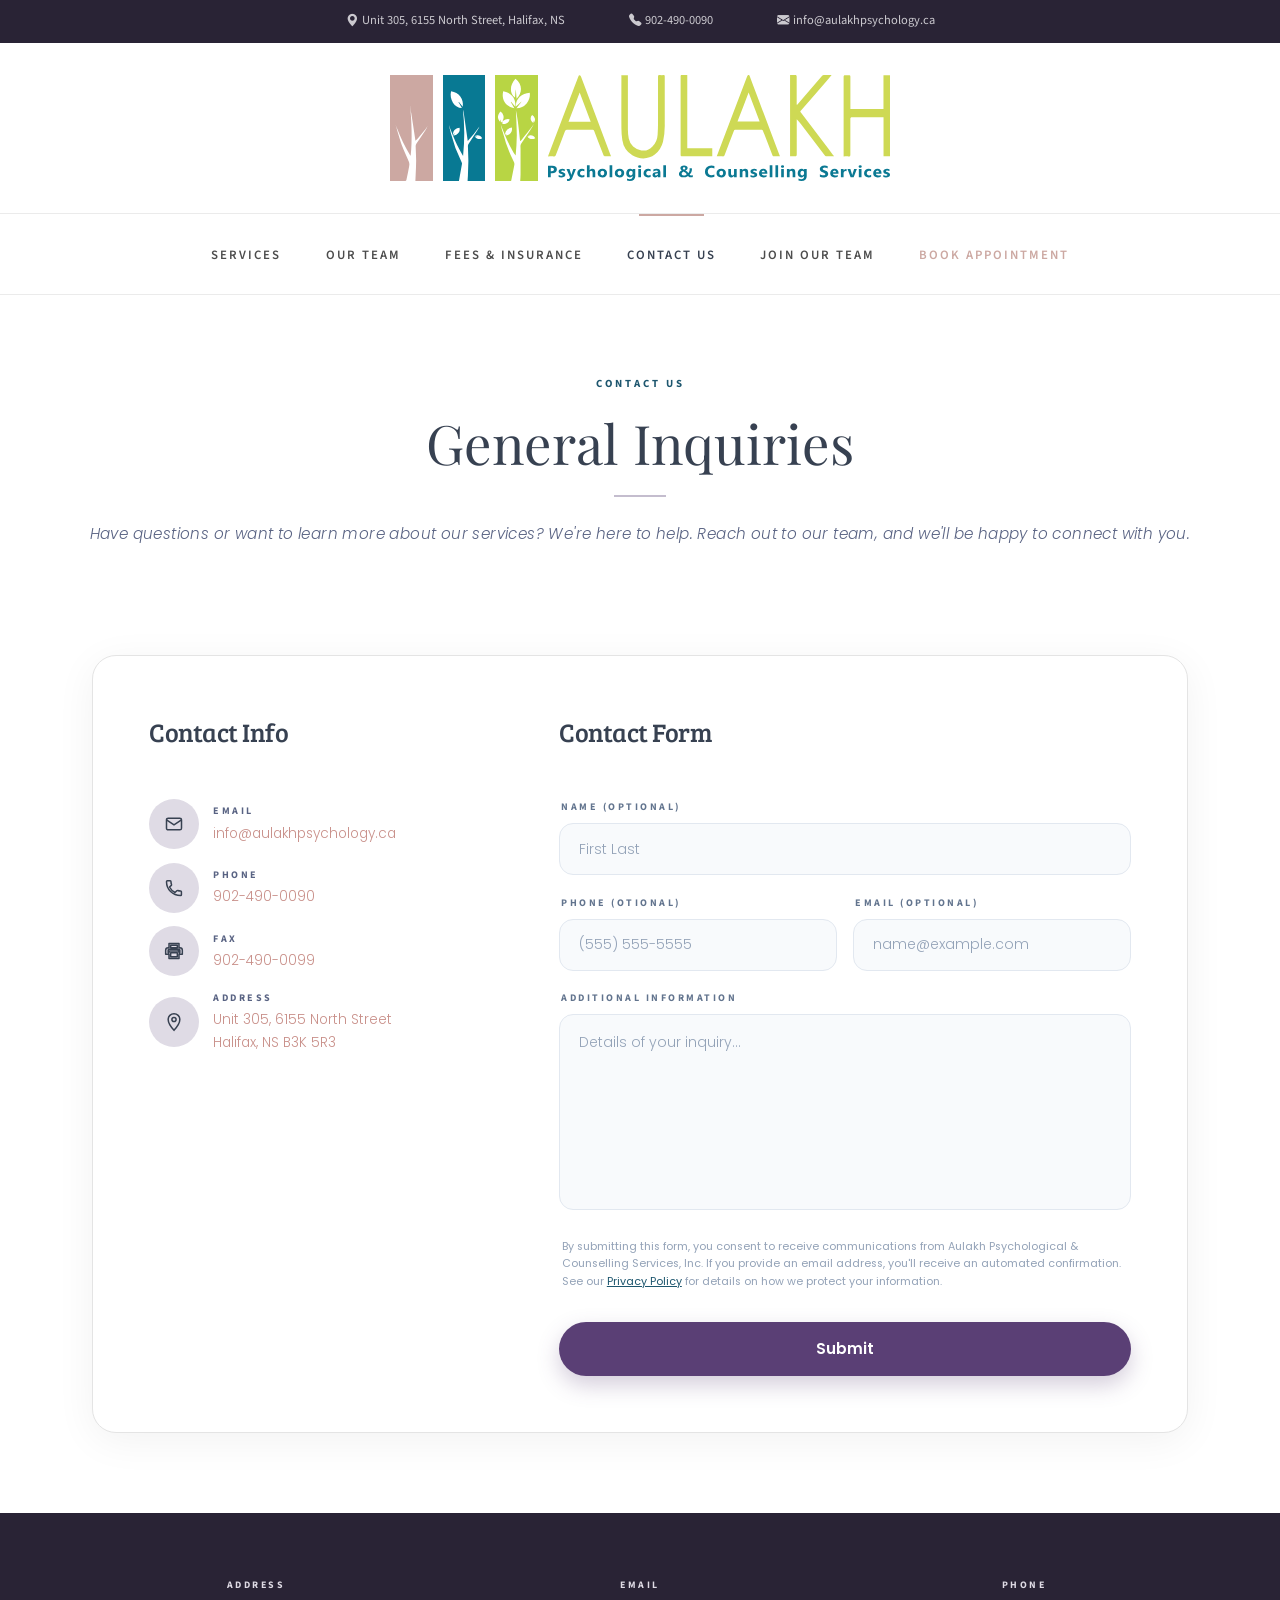
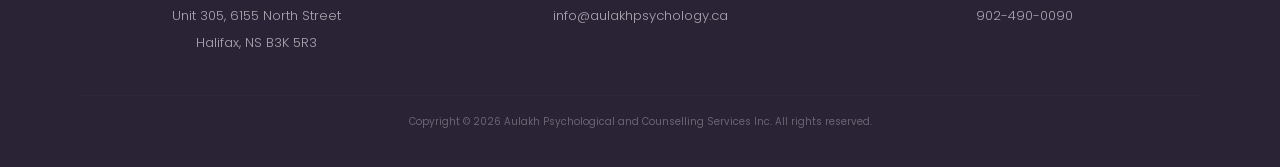
<file: contact.html>
<!doctype html>
<html lang="en">
    <head>
        <meta charset="utf-8">
        <meta name="viewport" content="width=device-width, initial-scale=1">
        <meta name="description" content="Registered Clinical Psychologists and Social Workers in Halifax, Nova Scotia" />
	    <meta name="keywords" content="aulakh, psychology, psychological, psychologists, counselling, clinicians, assessments, telehealth" />
        <title>Contact - Aulakh Psychology</title>
        
        <!-- STYLESHEETS -->
        <link href="css/animate.css" rel="stylesheet">
        <link href="css/bootstrap.css" rel="stylesheet">
        <link href="css/style.css" rel="stylesheet">
        <!-- END STYLESHEETS -->

        <!-- SCRIPTS -->
        <script src="js/jquery-4.0.0.min.js"></script>
        <script src="js/bootstrap.bundle.js"></script>
        <script src="js/main.js"></script> 
        <!-- END SCRIPTS -->
    </head>
    <body>
        <!-- PRELOADER -->
        <div class="loader-wrap">
            <!-- <span class="loader"></span> -->
        </div>
        <!-- END PRELOADER -->

        <div class="content-blur"></div>
        
        <!-- HEADER INFO BAR -->
        <div class="text-center d-none d-xl-block header-bar">
                <div class="header-banner">
                    <div class="header-content">
                        <a href="http://maps.google.com?q=6155%20North%20Street%20Halifax%20NS%20B3K%205R3" target="_blank"><i class="pe-md-1 bi bi-geo-alt-fill"></i></a><a href="http://maps.google.com?q=6155%20North%20Street%20Halifax%20NS%20B3K%205R3" target="_blank">Unit 305, 6155 North Street, Halifax, NS</a>
                    </div>
                    <div class="header-content">
                        <a href="tel:+9024900090"><i class="pe-md-1 bi bi-telephone-fill"></i></a><a href="tel:+9024900090">902-490-0090</a>
                    </div>
                    <div class="header-content">
                        <a href="mailto:info@aulakhpsychology.ca"><i class="pe-md-1 bi bi-envelope-fill"></i></a><a href="mailto:info@aulakhpsychology.ca">info@aulakhpsychology.ca</a>                  
                    </div>
                </div>
        </div>
        <!-- END HEADER INFO BAR -->

        <!-- WEBSITE LOGO -->
        <div class="logo-wrap">
            <a href="index.html" class="logo-container">
                <div class="img-container"> 
                    <img src="images/aulakh_logo_1.svg" id="logo-1" alt="Aulakh Logo Small Tree" />
                </div>
                <div class="img-container">
                    <img src="images/aulakh_logo_2.svg" id="logo-2" alt="Aulakh Logo Medium Tree" />
                </div>
                <div class="img-container">
                    <img src="images/aulakh_logo_3.svg" id="logo-3" alt="Aulakh Logo Large Tree" />
                </div>
                <div class="img-container">
                    <img src="images/aulakh_logo_4.svg" id="logo-4" alt="Aulakh Logo Text" />
                </div>
            </a>
        </div>
        <!-- END WEBSITE LOGO -->

        <!-- NAVIGATION MENU -->
        <nav class="sticky-top main-nav" role="navigation">
            <div class="navbar-container">
                <a href="index.html">
                    <img src="images/aulakh_logo.svg" class="navbar-logo" alt="Aulakh Logo">
                </a>
                <button class="navbar-toggle">
                    <span class="bar"></span>
                    <span class="bar"></span>
                    <span class="bar"></span>
                </button>
                <div class="navbar-inner">
                    <ul class="navbar-menu">
                        <li class="has-dropdown">
                            <a class="scroll" href="index.html#theraputic-services">Services</a>
                            <button  class="drop-toggle">
                                <i class="bi bi-chevron-compact-down chevron"></i>
                            </button>
                            <ul class="dropdown">
                                <li><a href="couples-therapy.html">Couples Therapy</a></li>
                                <li><a href="neurodiversity.html">Neurodiversity</a></li>
                                <li><a href="mood-disorders.html">Mood Disorders</a></li>
                                <li><a href="anxiety-disorders.html">Anxiety Disorders</a></li>
                                <li><a href="trauma.html">Trauma</a></li>
                                <li><a href="gender-sexuality.html">Gender & Sexuality</a></li>
                                <li><a href="index.html#assessment-services">Assessments</a></li>
                            </ul>
                        </li>
                        <li><a class="scroll" href="index.html#team">Our Team</a></li>
                        <li><a href="fees.html">Fees & Insurance</a></li>
                        <li class="active"><a href="contact.html">Contact Us</a></li>
                        <li><a href="join-team.html">Join Our Team</a></li>
                        <li><a data-bs-toggle="modal" data-bs-target="#bookModal" class="appointment">Book Appointment</a></li>
                    </ul>
                </div>
            </div>
        </nav>
        <!-- END NAVIGATION MENU -->

        <!-- APPOINTMENT REQUEST MODAL -->
        <div class="modal fade" id="bookModal" tabindex="-1" aria-labelledby="bookModalLabel" aria-hidden="true">
            <div class="modal-dialog modal-dialog-centered modal-xl modal-fullscreen-lg-down">
                <div class="modal-content">
                    <div class="modal-header">
                            <button type="button" class="btn-close" data-bs-dismiss="modal" aria-label="Close"></button>
                    </div>
                    <div class="modal-body">
                        <div class="modal-cta">

                            <!-- Left: Contact info -->
                            <div>
                                <h2 class="cta-contact-h">Contact Info</h2>
                                <div style="margin-top:1.75rem">
                                    <a href="mailto:info@aulakhpsychology.ca" class="contact-link">
                                        <div class="c-icon">
                                            <svg viewBox="0 0 24 24" width="20" height="20" fill="none" stroke="currentColor" stroke-width="1.8"><rect x="3" y="5" width="18" height="14" rx="2"/><path d="M3 7l9 6 9-6"/></svg>
                                        </div>
                                        <div class="c-meta">
                                            <span class="c-lbl">Email</span>
                                            <span class="c-val">info@aulakhpsychology.ca</span>
                                        </div>
                                    </a>
                                    <a href="tel:+9024900090" class="contact-link">
                                        <div class="c-icon">
                                            <svg viewBox="0 0 24 24" width="20" height="20" fill="none" stroke="currentColor" stroke-width="1.8"><path d="M6.6 10.8c1.4 2.8 3.8 5.1 6.6 6.6l2.2-2.2c.3-.3.7-.4 1-.2 1.1.4 2.3.6 3.5.6.6 0 1 .4 1 1V20c0 .6-.4 1-1 1C10.4 21 3 13.6 3 4.4c0-.6.4-1 1-1h3.4c.6 0 1 .4 1 1 0 1.2.2 2.4.6 3.5.1.4 0 .8-.2 1z" stroke-linejoin="round"/></svg>
                                        </div>
                                        <div class="c-meta">
                                            <span class="c-lbl">Phone</span>
                                            <span class="c-val">902-490-0090</span>
                                        </div>
                                    </a>
                                    <a href="fax:+9024900099" class="contact-link">
                                        <div class="c-icon">
                                            <svg viewBox="0 0 24 24" width="20" height="20" fill="none" stroke="currentColor" stroke-width="1.8"><path d="M19 8h-1V3H6v5H5c-1.66 0-3 1.34-3 3v5h4v5h12v-5h4v-5c0-1.66-1.34-3-3-3zM8 5h8v3H8V5zm8 14H8v-5h8v5zm3-5h-1v-2H6v2H5v-3c0-0.55 0.45-1 1-1h12c0.55 0 1 .45 1 1v3zM18 12.5c-.55 0-1-.45-1-1s.45-1 1-1 1 .45 1 1-.45 1-1 1z" stroke-linejoin="round"/></svg>
                                        </div>
                                        <div class="c-meta">
                                            <span class="c-lbl">Fax</span>
                                            <span class="c-val">902-490-0099</span>
                                        </div>
                                    </a>
                                    <a href="http://maps.google.com?q=6155+North+Street+Halifax+NS" target="_blank" class="contact-link">
                                        <div class="c-icon">
                                            <svg viewBox="0 0 24 24" width="20" height="20" fill="none" stroke="currentColor" stroke-width="1.8"><path d="M12 2C8.13 2 5 5.13 5 9c0 5.25 7 13 7 13s7-7.75 7-13c0-3.87-3.13-7-7-7zm0 9.5c-1.38 0-2.5-1.12-2.5-2.5s1.12-2.5 2.5-2.5 2.5 1.12 2.5 2.5-1.12 2.5-2.5 2.5z" stroke-linejoin="round"/></svg>
                                        </div>
                                        <div class="c-meta">
                                            <span class="c-lbl">Address</span>
                                            <span class="c-val">Unit 305, 6155 North Street</span>
                                            <span class="c-val">Halifax, NS B3K 5R3</span>
                                        </div>
                                    </a>
                                </div>
                            </div>

                        <!-- Right: Form -->
                        <!--
                            FORM SETUP NOTE:
                            This form submits via FormSubmit.co, the same free, no-backend service used
                            on the ADHD Assessments page. To activate it:
                            1. Replace REPLACE_WITH_INTAKE_EMAIL@aulakhpsychology.ca below with the real intake email.
                            2. FormSubmit will send that inbox one confirmation email the first time the
                            form is submitted — click the activation link in it to start receiving
                            submissions. (If you've already activated this address for the ADHD page,
                            it's already active here too.)
                        -->
                            <div>
                                <h2 class="cta-contact-h">Book Your Appointment</h2>
                                <div class="toggle-container fgroup">
                                    <span id="newClient" class="toggle-label-text">New Client</span>
                                    <label class="switch">
                                        <input type="checkbox" id="formToggler">
                                        <span class="slider round"></span>
                                    </label>
                                    <span id="existingClient" class="toggle-label-text disabled">Existing Client</span>
                                </div>

                                <form id="formA" class="toggle-form" action="https://formsubmit.co/REPLACE_WITH_INTAKE_EMAIL@aulakhpsychology.ca" method="POST">
                                    <input type="hidden" name="_subject" value="New Client Appointment Request">
                                    <input type="hidden" name="_template" value="table">
                                    <input type="hidden" name="_next" value="index.html#book-modal">
                                    <input type="text" name="_honey" style="display:none" tabindex="-1" autocomplete="off">

                                    <div class="fgroup">
                                        <label class="flabel" for="new-contact-name">Full Name</label>
                                        <input class="finput" type="text" id="new-contact-name" name="Name" placeholder="First Last" autocomplete="name" required>
                                    </div>
                                    <div class="frow fgroup">
                                        <div>
                                            <label class="flabel" for="new-contact-phone">Phone</label>
                                            <input class="finput phone-format" type="tel" id="new-contact-phone" name="Phone" placeholder="(555) 555-5555" maxlength="13" autocomplete="tel" required>
                                        </div>
                                        <div>
                                            <label class="flabel" for="new-contact-email">Email</label>
                                            <input class="finput" type="email" id="new-contact-email" name="Email" placeholder="name@example.com" autocomplete="email" required>
                                        </div>
                                    </div>
                                    <div class="fgroup">
                                        <label class="flabel" for="new-contact-info">How Can We Help?</label>
                                        <textarea class="finput" id="new-contact-info" name="Additional Information" placeholder="Briefly describe what you're looking for..." required></textarea>
                                    </div>
                                    <p class="fineprint">
                                        By submitting this form, you consent to receive communications from Aulakh
                                        Psychological & Counselling Services, Inc. If you provide an email address, you'll
                                        receive an automated confirmation. See our <a href="privacy-policy.html" target="_blank">Privacy Policy</a> for details
                                        on how we protect your information.
                                    </p>
                                    <button class="submit-btn" type="submit">Request Appointment</button>
                                </form>

                                <form id="formB" class="toggle-form hidden" action="https://formsubmit.co/REPLACE_WITH_INTAKE_EMAIL@aulakhpsychology.ca" method="POST">
                                    <input type="hidden" name="_subject" value="Existing Client Appointment Request">
                                    <input type="hidden" name="_template" value="table">
                                    <input type="hidden" name="_next" value="index.html#book-modal">
                                    <input type="text" name="_honey" style="display:none" tabindex="-1" autocomplete="off">

                                    <div class="fgroup">
                                        <label class="flabel" for="existing-contact-name">Full Name</label>
                                        <input class="finput" type="text" id="existing-contact-name" name="Name" placeholder="First Last" autocomplete="name" required>
                                    </div>
                                    <div class="frow fgroup">
                                        <div>
                                            <label class="flabel" for="existing-contact-phone">Phone</label>
                                            <input class="finput phone-format" type="tel" id="existing-contact-phone" name="Phone" placeholder="(555) 555-5555" maxlength="13" autocomplete="tel" required>
                                        </div>
                                        <div>
                                            <label class="flabel" for="existing-contact-email">Email</label>
                                            <input class="finput" type="email" id="existing-contact-email" name="Email" placeholder="name@example.com" autocomplete="email" required>
                                        </div>
                                    </div>
                                    <div class="fgroup">
                                        <label class="flabel" for="clinician-select">Select your Clinician</label>
                                        <select class="finput custom-select" id="clinician-select" name="Clinician" required>
                                            <option value="" disabled selected hidden>--Please choose an option--</option>
                                            <option value="Alissa Pencer">Dr. Alissa Pencer</option>
                                            <option value="Erica Lundberg">Erica Lundberg</option>
                                            <option value="Harpreet Aulakh">Harpreet Aulakh</option>
                                            <option value="Jey Benoit">Jey Benoit</option>
                                            <option value="Jillian Filliter">Dr. Jillian Filliter</option>
                                            <option value="Kate Robertson">Dr. Kate Robertson</option>
                                            <option value="Leigh Dunn">Dr. Leigh Dunn</option>
                                            <option value="Leslie MacIntyre">Dr. Leslie MacIntyre</option>
                                            <option value="Maggie Silvaine">Maggie Silvaine</option>
                                            <option value="Pavitra Desai">Pavitra Desai</option>
                                            <option value="Shannon Johnson">Dr. Shannon Johnson</option>
                                        </select>
                                    </div>
                                    <div class="fgroup">
                                        <label class="flabel" for="exiting-contact-info">When would you like an appointment?</label>
                                        <textarea class="finput" id="existing-contact-info" name="Additional Information" placeholder="Please list the date or range for when you would like an appointment. Leave this field blank for the earliest available appointment with your clinician."></textarea>
                                    </div>
                                    <p class="fineprint">
                                        By submitting this form, you consent to receive communications from Aulakh
                                        Psychological & Counselling Services, Inc. If you provide an email address, you'll
                                        receive an automated confirmation. See our <a href="privacy-policy.html" target="_blank">Privacy Policy</a> for details
                                        on how we protect your information.
                                    </p>
                                    <button class="submit-btn" type="submit">Request Appointment</button>
                                </form>
                            </div>

                        </div>
                    </div>
                </div>
            </div>
        </div>
        <!-- END APPOINTMENT REQUEST MODAL -->

        <!-- ── INTRO ── -->
        <div class="intro">
            <p class="intro-eyebrow">Contact Us</p>
            <h1>General Inquiries</h1>
            <div class="intro-rule"></div>
            <p class="intro-lead">Have questions or want to learn more about our services? We're here to help. Reach out to our team, and we'll be happy to connect with you.</p>
        </div>

        <!-- ── CTA / APPOINTMENT REQUEST ── -->
        <div class="cta-section bg-white" id="contact-us">
            <div class="container">
                <div class="cta-card">

                <!-- Left: Contact info -->
                    <div>
                        <h2 class="cta-contact-h">Contact Info</h2>
                        <div style="margin-top:1.75rem">
                            <a href="mailto:info@aulakhpsychology.ca" class="contact-link">
                                <div class="c-icon">
                                    <svg viewBox="0 0 24 24" width="20" height="20" fill="none" stroke="currentColor" stroke-width="1.8"><rect x="3" y="5" width="18" height="14" rx="2"/><path d="M3 7l9 6 9-6"/></svg>
                                </div>
                                <div class="c-meta">
                                    <span class="c-lbl">Email</span>
                                    <span class="c-val">info@aulakhpsychology.ca</span>
                                </div>
                            </a>
                            <a href="tel:+9024900090" class="contact-link">
                                <div class="c-icon">
                                    <svg viewBox="0 0 24 24" width="20" height="20" fill="none" stroke="currentColor" stroke-width="1.8"><path d="M6.6 10.8c1.4 2.8 3.8 5.1 6.6 6.6l2.2-2.2c.3-.3.7-.4 1-.2 1.1.4 2.3.6 3.5.6.6 0 1 .4 1 1V20c0 .6-.4 1-1 1C10.4 21 3 13.6 3 4.4c0-.6.4-1 1-1h3.4c.6 0 1 .4 1 1 0 1.2.2 2.4.6 3.5.1.4 0 .8-.2 1z" stroke-linejoin="round"/></svg>
                                </div>
                                <div class="c-meta">
                                    <span class="c-lbl">Phone</span>
                                    <span class="c-val">902-490-0090</span>
                                </div>
                            </a>
                            <a href="fax:+9024900099" class="contact-link">
                                <div class="c-icon">
                                    <svg viewBox="0 0 24 24" width="20" height="20" fill="none" stroke="currentColor" stroke-width="1.8"><path d="M19 8h-1V3H6v5H5c-1.66 0-3 1.34-3 3v5h4v5h12v-5h4v-5c0-1.66-1.34-3-3-3zM8 5h8v3H8V5zm8 14H8v-5h8v5zm3-5h-1v-2H6v2H5v-3c0-0.55 0.45-1 1-1h12c0.55 0 1 .45 1 1v3zM18 12.5c-.55 0-1-.45-1-1s.45-1 1-1 1 .45 1 1-.45 1-1 1z" stroke-linejoin="round"/></svg>
                                </div>
                                <div class="c-meta">
                                    <span class="c-lbl">Fax</span>
                                    <span class="c-val">902-490-0099</span>
                                </div>
                            </a>
                            <a href="http://maps.google.com?q=6155+North+Street+Halifax+NS" target="_blank" class="contact-link">
                                <div class="c-icon">
                                    <svg viewBox="0 0 24 24" width="20" height="20" fill="none" stroke="currentColor" stroke-width="1.8"><path d="M12 2C8.13 2 5 5.13 5 9c0 5.25 7 13 7 13s7-7.75 7-13c0-3.87-3.13-7-7-7zm0 9.5c-1.38 0-2.5-1.12-2.5-2.5s1.12-2.5 2.5-2.5 2.5 1.12 2.5 2.5-1.12 2.5-2.5 2.5z" stroke-linejoin="round"/></svg>
                                </div>
                                <div class="c-meta">
                                    <span class="c-lbl">Address</span>
                                    <span class="c-val">Unit 305, 6155 North Street</span>
                                    <span class="c-val">Halifax, NS B3K 5R3</span>
                                </div>
                            </a>
                        </div>
                    </div>

                <!-- Right: Form -->
                <!--
                    FORM SETUP NOTE:
                    This form submits via FormSubmit.co, the same free, no-backend service used
                    on the ADHD Assessments page. To activate it:
                    1. Replace REPLACE_WITH_INTAKE_EMAIL@aulakhpsychology.ca below with the real intake email.
                    2. FormSubmit will send that inbox one confirmation email the first time the
                       form is submitted — click the activation link in it to start receiving
                       submissions. (If you've already activated this address for the ADHD page,
                       it's already active here too.)
                -->
                    <div>
                        <h2 class="cta-contact-h">Contact Form</h2>
                        <form action="https://formsubmit.co/REPLACE_WITH_INTAKE_EMAIL@aulakhpsychology.ca" method="POST">
                            <input type="hidden" name="_subject" value="New Autism Assessment Appointment Request">
                            <input type="hidden" name="_template" value="table">
                            <input type="hidden" name="_next" value="contact.html#contact-us">
                            <input type="text" name="_honey" style="display:none" tabindex="-1" autocomplete="off">

                            <div class="fgroup">
                                <label class="flabel" for="contact-name">Name (optional)</label>
                                <input class="finput" type="text" id="contact-name" name="Name" placeholder="First Last" autocomplete="name">
                            </div>
                            <div class="frow fgroup">
                                <div>
                                    <label class="flabel" for="contact-phone">Phone (otional)</label>
                                    <input class="finput phone-format" type="tel" id="contact-phone" name="Phone" placeholder="(555) 555-5555" autocomplete="tel">
                                </div>
                                <div>
                                    <label class="flabel" for="contact-email">Email (optional)</label>
                                    <input class="finput" type="email" id="contact-email" name="Email" placeholder="name@example.com" autocomplete="email">
                                </div>
                            </div>
                            <div class="fgroup">
                                <label class="flabel" for="contact-info">Additional Information</label>
                                <textarea class="finput" id="contact-info" name="Additional Information" placeholder="Details of your inquiry..." required></textarea>
                            </div>
                            <p class="fineprint">
                                By submitting this form, you consent to receive communications from Aulakh
                                Psychological & Counselling Services, Inc. If you provide an email address, you'll
                                receive an automated confirmation. See our <a href="privacy-policy.html" target="_blank">Privacy Policy</a> for details
                                on how we protect your information.
                            </p>
                            <button class="submit-btn" type="submit">Submit</button>
                        </form>
                    </div>
                </div>
            </div>
        </div>

        <!-- ── FOOTER ── -->
        <footer>
        <div class="footer-grid text-center">
            <div class="fcol">
            <strong>Address</strong>
            <a href="http://maps.google.com?q=6155+North+Street+Halifax+NS" target="_blank">
                Unit 305, 6155 North Street<br>Halifax, NS B3K 5R3
            </a>
            </div>
            <div class="fcol">
            <strong>Email</strong>
            <a href="mailto:info@aulakhpsychology.ca">info@aulakhpsychology.ca</a>
            </div>
            <div class="fcol">
            <strong>Phone</strong>
            <a href="tel:+9024900090">902-490-0090</a>
            </div>
        </div>
        <hr class="footer-divider">
        <p class="footer-copy">Copyright &copy; <span id="yr"></span> Aulakh Psychological and Counselling Services Inc. All rights reserved.</p>
        </footer>

        <!-- MOBILE NAVBAR SCRIPT -->
        <script src="js/navigation.js"></script>
        <!-- END MOBILE NAVBAR SCRIPT -->

        <!-- TOGGLE SCRIPT -->
        <script src="js/toggle.js"></script>
        <!-- END TOGGLE SCRIPT -->

        <!-- PHONE FORMATTING -->
        <script src="js/phone-format.js"></script>
        <!-- END PHONE FORMATTING -->

        <!-- SCROLL TO TOP -->
            <div class="scroll-to-top">
                <a href="#"><i class="pe-md-1 bi bi-arrow-up-square-fill"></i></a>
            </div>
        <!-- END SCROLL TO TOP -->
    </body>
</html>
</file>
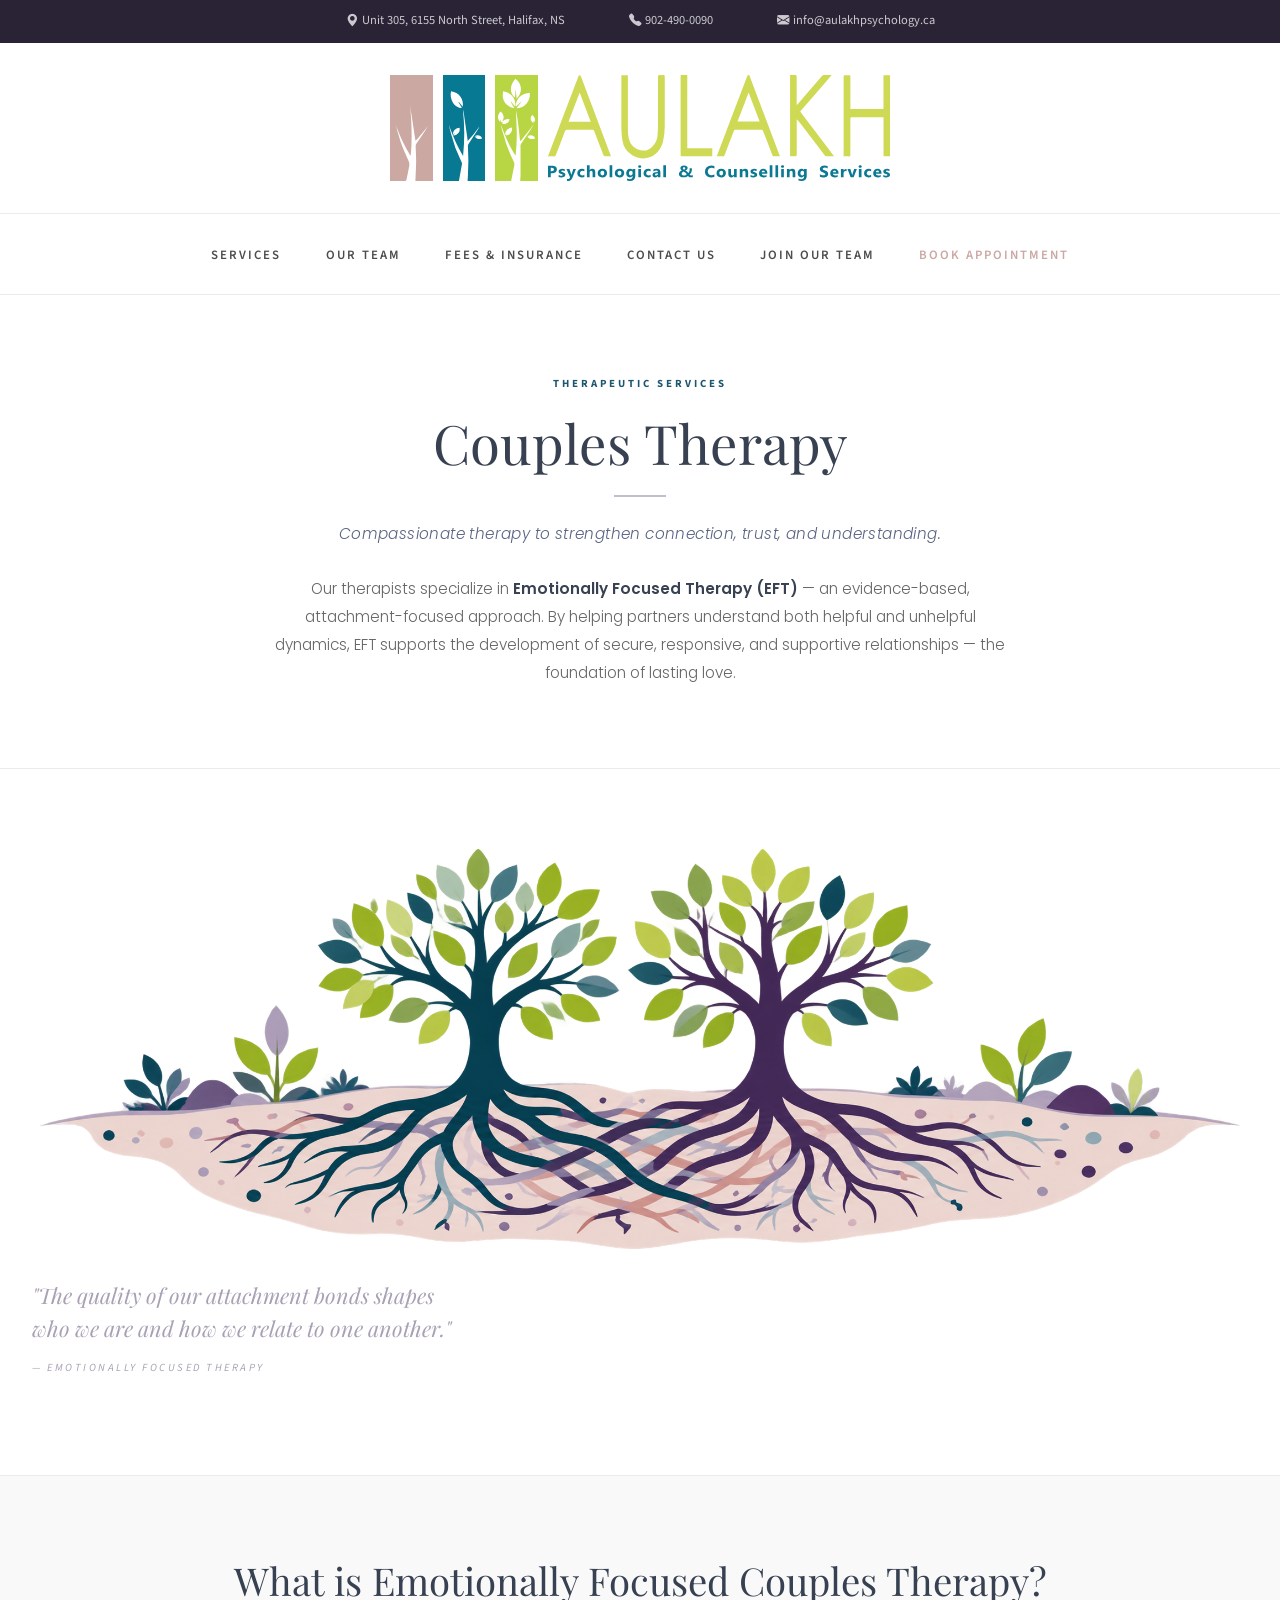
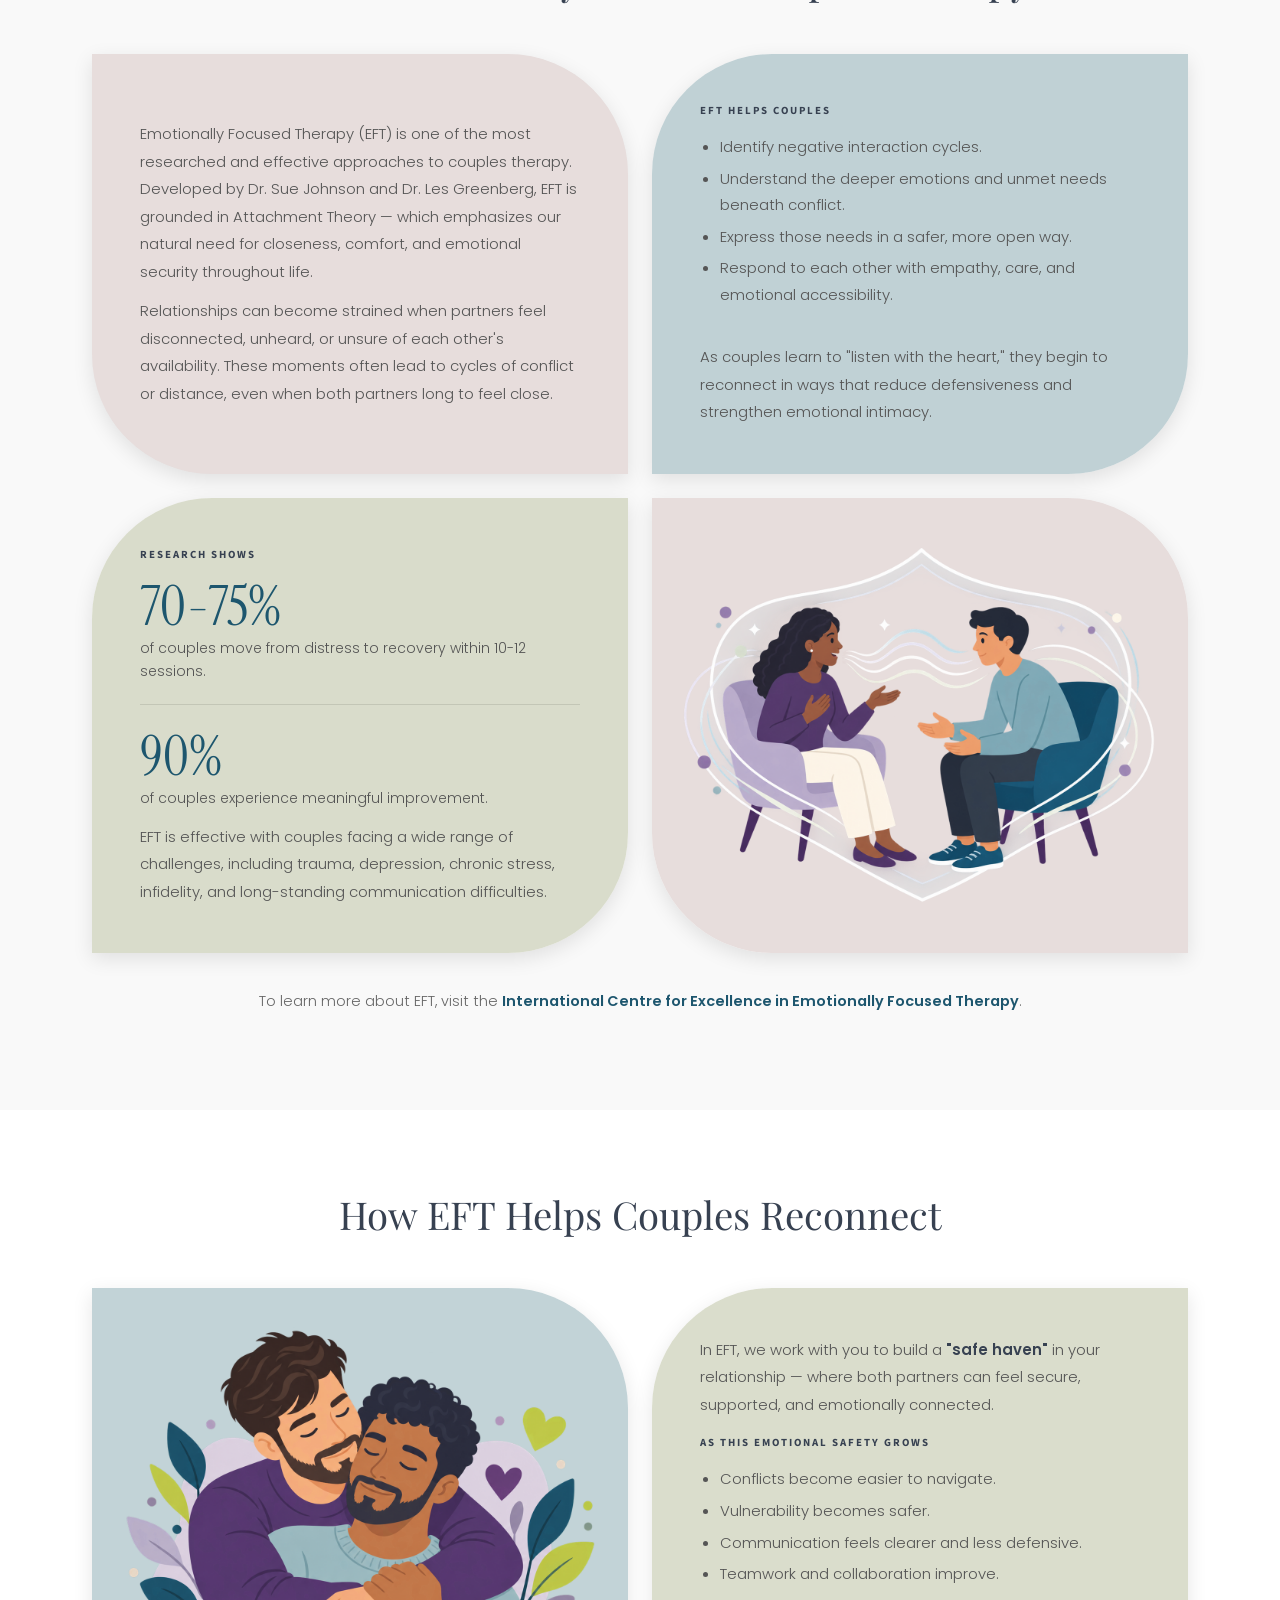
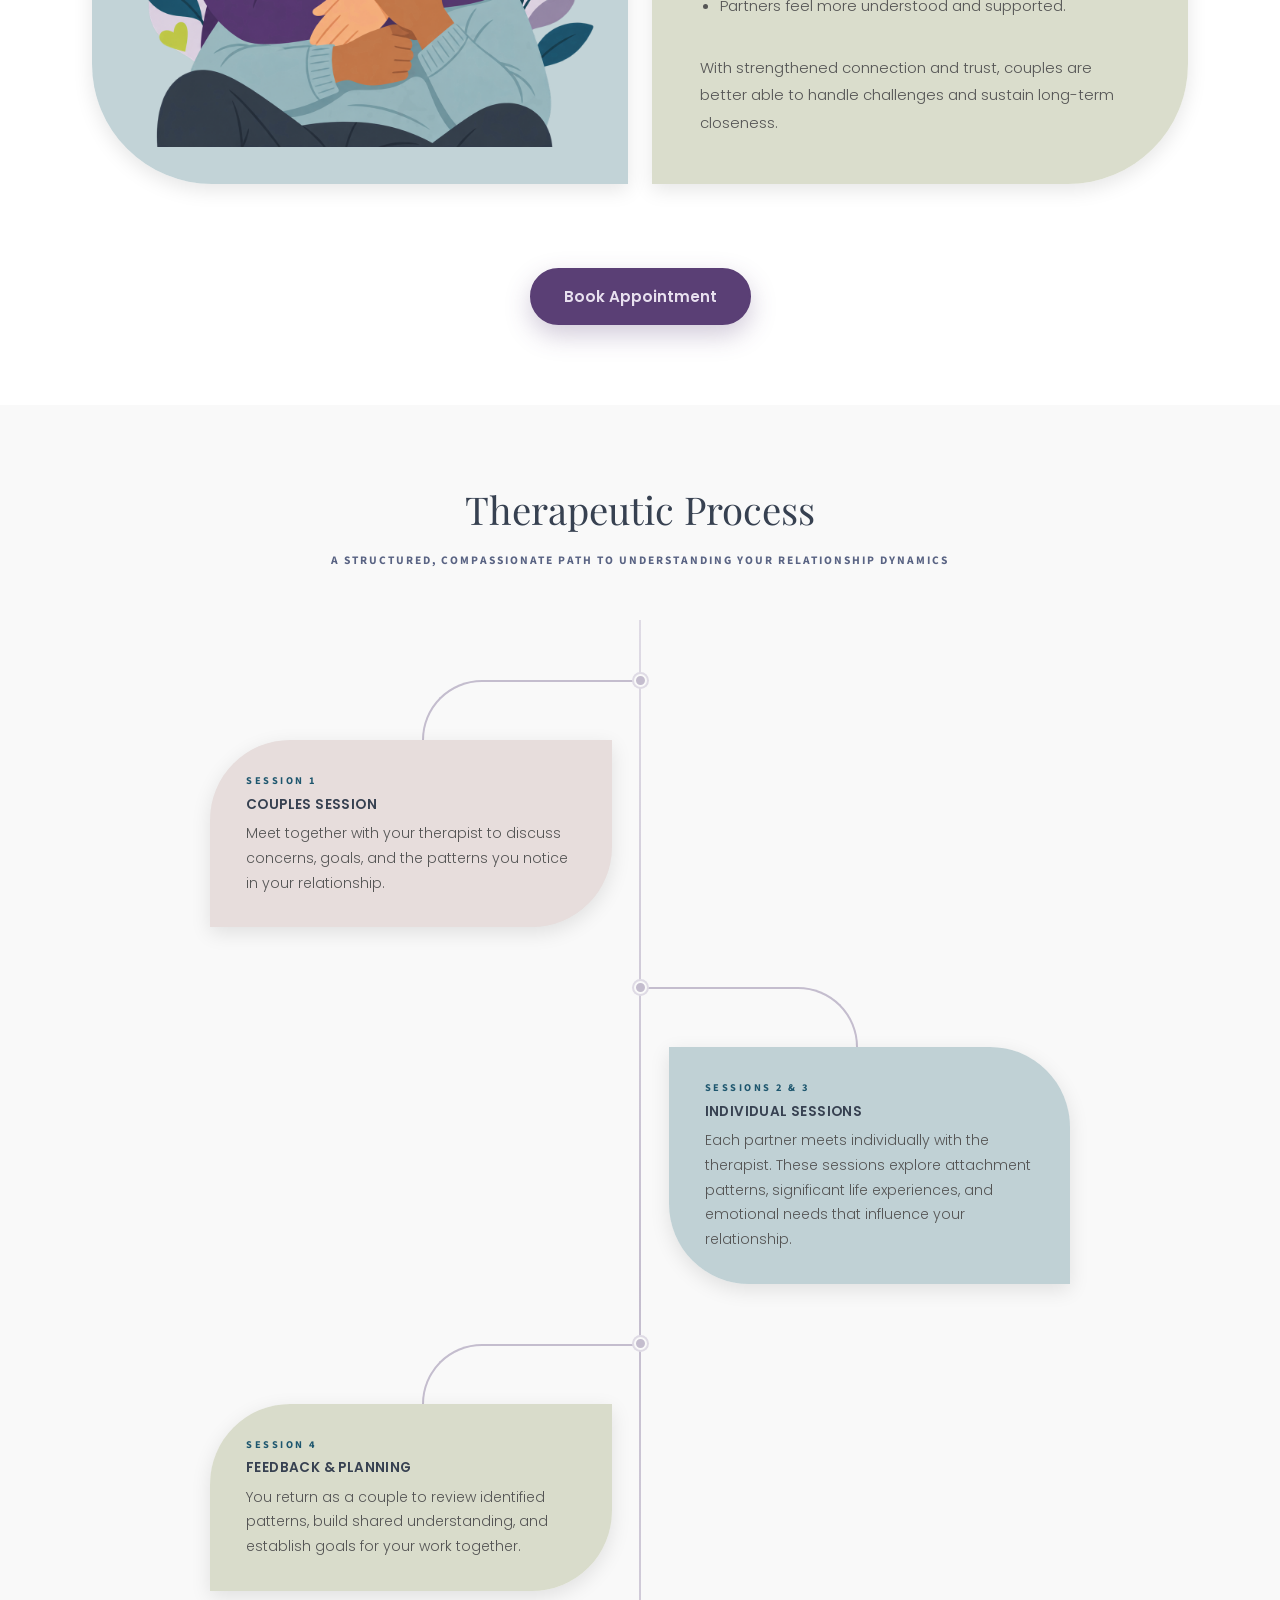
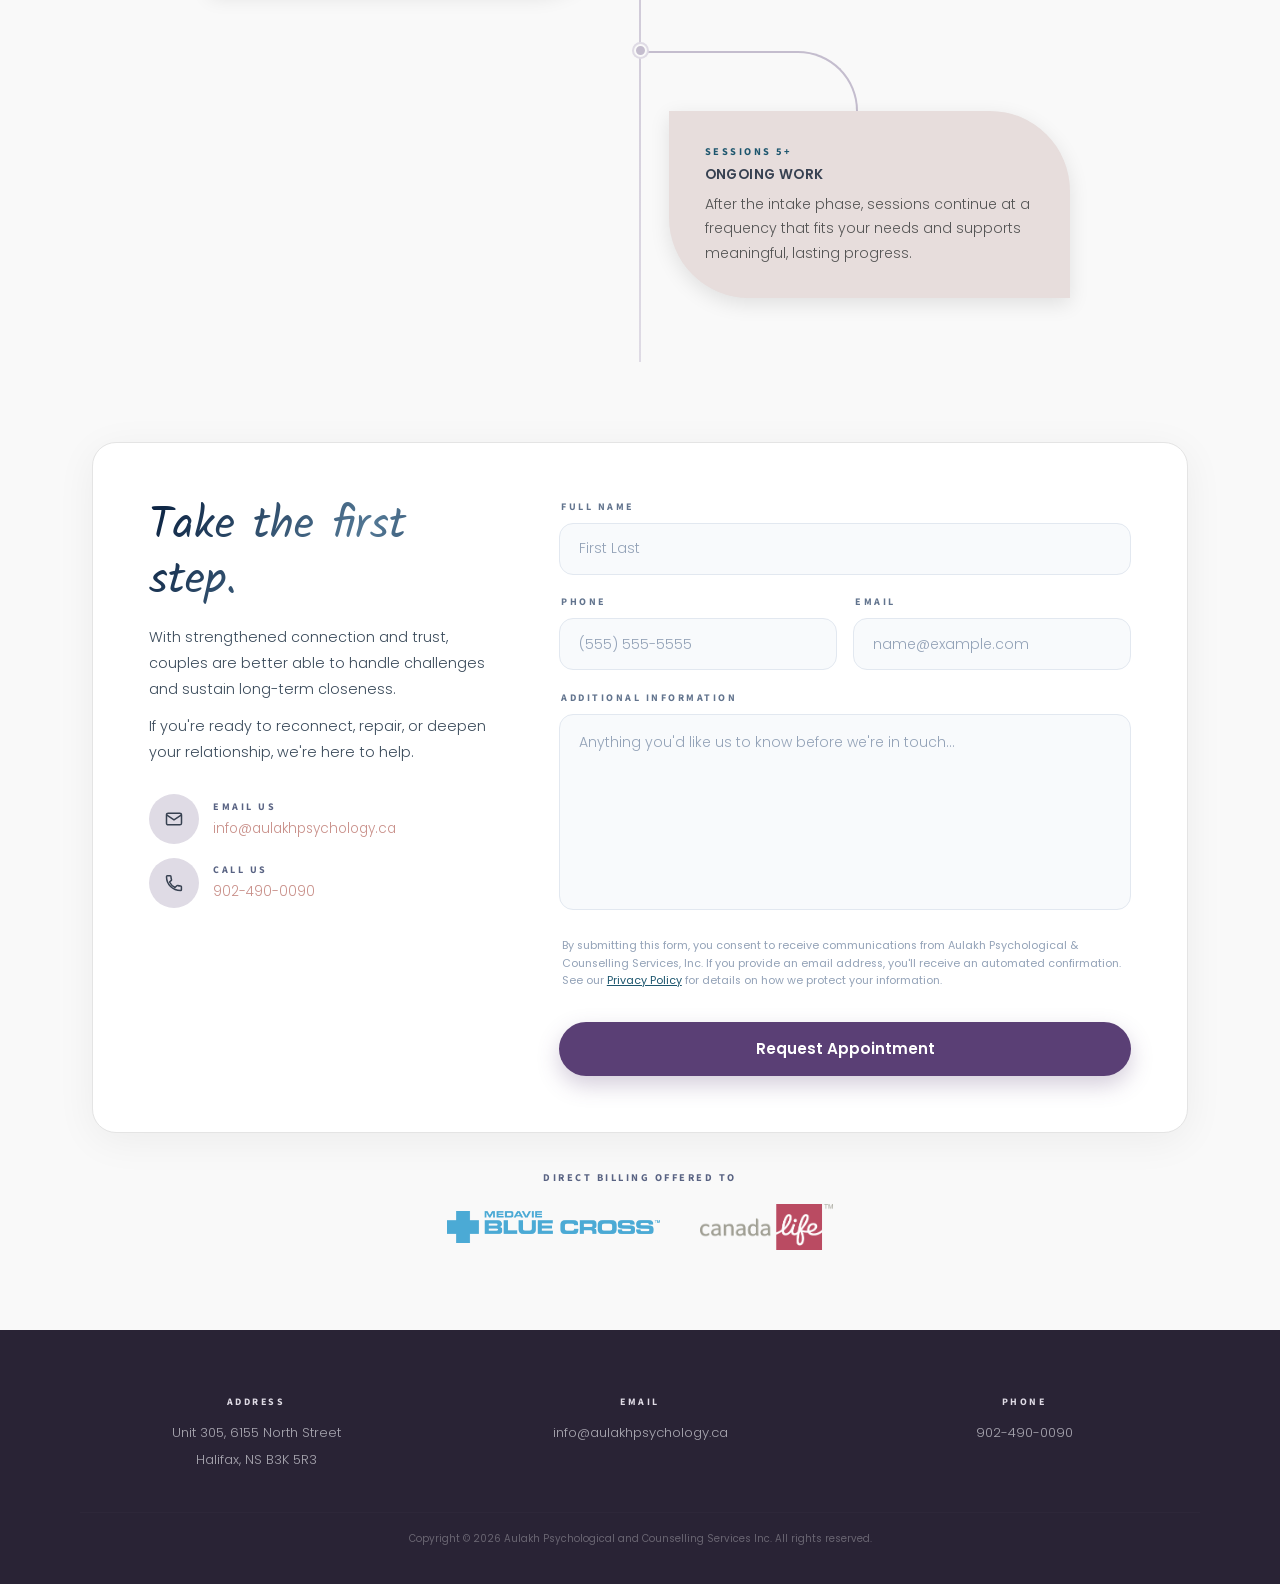
<file: couples-therapy.html>
<!doctype html>
<html lang="en">
    <head>
        <meta charset="utf-8">
        <meta name="viewport" content="width=device-width, initial-scale=1">
        <meta name="description" content="Registered Clinical Psychologists and Social Workers in Halifax, Nova Scotia" />
	    <meta name="keywords" content="aulakh, psychology, psychological, psychologists, counselling, clinicians, assessments, telehealth" />
        <title>Couples Therapy - Aulakh Psychology</title>
        
        <!-- STYLESHEETS -->
        <link href="css/animate.css" rel="stylesheet">
        <link href="css/bootstrap.css" rel="stylesheet">
        <link href="css/style.css" rel="stylesheet">
        <!-- END STYLESHEETS -->

        <!-- SCRIPTS -->
        <script src="js/jquery-4.0.0.min.js"></script>
        <script src="js/bootstrap.bundle.js"></script>
        <script src="js/main.js"></script> 
        <!-- END SCRIPTS -->
    </head>
    <body>
        <!-- PRELOADER -->
        <div class="loader-wrap">
            <!-- <span class="loader"></span> -->
        </div>
        <!-- END PRELOADER -->

        <div class="content-blur"></div>

        <!-- HEADER INFO BAR -->
        <div class="text-center d-none d-xl-block header-bar">
                <div class="header-banner">
                    <div class="header-content">
                        <a href="http://maps.google.com?q=6155%20North%20Street%20Halifax%20NS%20B3K%205R3" target="_blank"><i class="pe-md-1 bi bi-geo-alt-fill"></i></a><a href="http://maps.google.com?q=6155%20North%20Street%20Halifax%20NS%20B3K%205R3" target="_blank">Unit 305, 6155 North Street, Halifax, NS</a>
                    </div>
                    <div class="header-content">
                        <a href="tel:+9024900090"><i class="pe-md-1 bi bi-telephone-fill"></i></a><a href="tel:+9024900090">902-490-0090</a>
                    </div>
                    <div class="header-content">
                        <a href="mailto:info@aulakhpsychology.ca"><i class="pe-md-1 bi bi-envelope-fill"></i></a><a href="mailto:info@aulakhpsychology.ca">info@aulakhpsychology.ca</a>                  
                    </div>
                </div>
        </div>
        <!-- END HEADER INFO BAR -->

        <!-- WEBSITE LOGO -->
        <div class="logo-wrap">
            <a href="index.html" class="logo-container">
                <div class="img-container"> 
                    <img src="images/aulakh_logo_1.svg" id="logo-1" alt="Aulakh Logo Small Tree" />
                </div>
                <div class="img-container">
                    <img src="images/aulakh_logo_2.svg" id="logo-2" alt="Aulakh Logo Medium Tree" />
                </div>
                <div class="img-container">
                    <img src="images/aulakh_logo_3.svg" id="logo-3" alt="Aulakh Logo Large Tree" />
                </div>
                <div class="img-container">
                    <img src="images/aulakh_logo_4.svg" id="logo-4" alt="Aulakh Logo Text" />
                </div>
            </a>
        </div>
        <!-- END WEBSITE LOGO -->

        <!-- NAVIGATION MENU -->
        <nav class="sticky-top main-nav" role="navigation">
            <div class="navbar-container">
                <a href="index.html">
                    <img src="images/aulakh_logo.svg" class="navbar-logo" alt="Aulakh Logo">
                </a>
                <button class="navbar-toggle">
                    <span class="bar"></span>
                    <span class="bar"></span>
                    <span class="bar"></span>
                </button>
                <div class="navbar-inner">
                    <ul class="navbar-menu">
                        <li class="has-dropdown">
                            <a class="scroll" href="index.html#theraputic-services">Services</a>
                            <button  class="drop-toggle">
                                <i class="bi bi-chevron-compact-down chevron"></i>
                            </button>
                            <ul class="dropdown">
                                <li class="active"><a href="couples-therapy.html">Couples Therapy</a></li>
                                <li><a href="neurodiversity.html">Neurodiversity</a></li>
                                <li><a href="mood-disorders.html">Mood Disorders</a></li>
                                <li><a href="anxiety-disorders.html">Anxiety Disorders</a></li>
                                <li><a href="trauma.html">Trauma</a></li>
                                <li><a href="gender-sexuality.html">Gender & Sexuality</a></li>
                                <li><a href="index.html#assessment-services">Assessments</a></li>
                            </ul>
                        </li>
                        <li><a class="scroll" href="index.html#team">Our Team</a></li>
                        <li><a href="fees.html">Fees & Insurance</a></li>
                        <li><a href="contact.html">Contact Us</a></li>
                        <li><a href="join-team.html">Join Our Team</a></li>
                        <li><a data-bs-toggle="modal" data-bs-target="#bookModal" class="appointment">Book Appointment</a></li>
                    </ul>
                </div>
            </div>
        </nav>
        <!-- END NAVIGATION MENU -->

        <!-- APPOINTMENT REQUEST MODAL -->
        <div class="modal fade" id="bookModal" tabindex="-1" aria-labelledby="bookModalLabel" aria-hidden="true">
            <div class="modal-dialog modal-dialog-centered modal-xl modal-fullscreen-lg-down">
                <div class="modal-content">
                    <div class="modal-header">
                            <button type="button" class="btn-close" data-bs-dismiss="modal" aria-label="Close"></button>
                    </div>
                    <div class="modal-body">
                        <div class="modal-cta">

                            <!-- Left: Contact info -->
                            <div>
                                <h2 class="cta-contact-h">Contact Info</h2>
                                <div style="margin-top:1.75rem">
                                    <a href="mailto:info@aulakhpsychology.ca" class="contact-link">
                                        <div class="c-icon">
                                            <svg viewBox="0 0 24 24" width="20" height="20" fill="none" stroke="currentColor" stroke-width="1.8"><rect x="3" y="5" width="18" height="14" rx="2"/><path d="M3 7l9 6 9-6"/></svg>
                                        </div>
                                        <div class="c-meta">
                                            <span class="c-lbl">Email</span>
                                            <span class="c-val">info@aulakhpsychology.ca</span>
                                        </div>
                                    </a>
                                    <a href="tel:+9024900090" class="contact-link">
                                        <div class="c-icon">
                                            <svg viewBox="0 0 24 24" width="20" height="20" fill="none" stroke="currentColor" stroke-width="1.8"><path d="M6.6 10.8c1.4 2.8 3.8 5.1 6.6 6.6l2.2-2.2c.3-.3.7-.4 1-.2 1.1.4 2.3.6 3.5.6.6 0 1 .4 1 1V20c0 .6-.4 1-1 1C10.4 21 3 13.6 3 4.4c0-.6.4-1 1-1h3.4c.6 0 1 .4 1 1 0 1.2.2 2.4.6 3.5.1.4 0 .8-.2 1z" stroke-linejoin="round"/></svg>
                                        </div>
                                        <div class="c-meta">
                                            <span class="c-lbl">Phone</span>
                                            <span class="c-val">902-490-0090</span>
                                        </div>
                                    </a>
                                    <a href="fax:+9024900099" class="contact-link">
                                        <div class="c-icon">
                                            <svg viewBox="0 0 24 24" width="20" height="20" fill="none" stroke="currentColor" stroke-width="1.8"><path d="M19 8h-1V3H6v5H5c-1.66 0-3 1.34-3 3v5h4v5h12v-5h4v-5c0-1.66-1.34-3-3-3zM8 5h8v3H8V5zm8 14H8v-5h8v5zm3-5h-1v-2H6v2H5v-3c0-0.55 0.45-1 1-1h12c0.55 0 1 .45 1 1v3zM18 12.5c-.55 0-1-.45-1-1s.45-1 1-1 1 .45 1 1-.45 1-1 1z" stroke-linejoin="round"/></svg>
                                        </div>
                                        <div class="c-meta">
                                            <span class="c-lbl">Fax</span>
                                            <span class="c-val">902-490-0099</span>
                                        </div>
                                    </a>
                                    <a href="http://maps.google.com?q=6155+North+Street+Halifax+NS" target="_blank" class="contact-link">
                                        <div class="c-icon">
                                            <svg viewBox="0 0 24 24" width="20" height="20" fill="none" stroke="currentColor" stroke-width="1.8"><path d="M12 2C8.13 2 5 5.13 5 9c0 5.25 7 13 7 13s7-7.75 7-13c0-3.87-3.13-7-7-7zm0 9.5c-1.38 0-2.5-1.12-2.5-2.5s1.12-2.5 2.5-2.5 2.5 1.12 2.5 2.5-1.12 2.5-2.5 2.5z" stroke-linejoin="round"/></svg>
                                        </div>
                                        <div class="c-meta">
                                            <span class="c-lbl">Address</span>
                                            <span class="c-val">Unit 305, 6155 North Street</span>
                                            <span class="c-val">Halifax, NS B3K 5R3</span>
                                        </div>
                                    </a>
                                </div>
                            </div>

                        <!-- Right: Form -->
                        <!--
                            FORM SETUP NOTE:
                            This form submits via FormSubmit.co, the same free, no-backend service used
                            on the ADHD Assessments page. To activate it:
                            1. Replace REPLACE_WITH_INTAKE_EMAIL@aulakhpsychology.ca below with the real intake email.
                            2. FormSubmit will send that inbox one confirmation email the first time the
                            form is submitted — click the activation link in it to start receiving
                            submissions. (If you've already activated this address for the ADHD page,
                            it's already active here too.)
                        -->
                            <div>
                                <h2 class="cta-contact-h">Book Your Appointment</h2>
                                <div class="toggle-container fgroup">
                                    <span id="newClient" class="toggle-label-text">New Client</span>
                                    <label class="switch">
                                        <input type="checkbox" id="formToggler">
                                        <span class="slider round"></span>
                                    </label>
                                    <span id="existingClient" class="toggle-label-text disabled">Existing Client</span>
                                </div>

                                <form id="formA" class="toggle-form" action="https://formsubmit.co/REPLACE_WITH_INTAKE_EMAIL@aulakhpsychology.ca" method="POST">
                                    <input type="hidden" name="_subject" value="New Client Appointment Request">
                                    <input type="hidden" name="_template" value="table">
                                    <input type="hidden" name="_next" value="index.html#book-modal">
                                    <input type="text" name="_honey" style="display:none" tabindex="-1" autocomplete="off">

                                    <div class="fgroup">
                                        <label class="flabel" for="new-contact-name">Full Name</label>
                                        <input class="finput" type="text" id="new-contact-name" name="Name" placeholder="First Last" autocomplete="name" required>
                                    </div>
                                    <div class="frow fgroup">
                                        <div>
                                            <label class="flabel" for="new-contact-phone">Phone</label>
                                            <input class="finput phone-format" type="tel" id="new-contact-phone" name="Phone" placeholder="(555) 555-5555" maxlength="13" autocomplete="tel" required>
                                        </div>
                                        <div>
                                            <label class="flabel" for="new-contact-email">Email</label>
                                            <input class="finput" type="email" id="new-contact-email" name="Email" placeholder="name@example.com" autocomplete="email" required>
                                        </div>
                                    </div>
                                    <div class="fgroup">
                                        <label class="flabel" for="new-contact-info">How Can We Help?</label>
                                        <textarea class="finput" id="new-contact-info" name="Additional Information" placeholder="Briefly describe what you're looking for..." required></textarea>
                                    </div>
                                    <p class="fineprint">
                                        By submitting this form, you consent to receive communications from Aulakh
                                        Psychological & Counselling Services, Inc. If you provide an email address, you'll
                                        receive an automated confirmation. See our <a href="privacy-policy.html" target="_blank">Privacy Policy</a> for details
                                        on how we protect your information.
                                    </p>
                                    <button class="submit-btn" type="submit">Request Appointment</button>
                                </form>

                                <form id="formB" class="toggle-form hidden" action="https://formsubmit.co/REPLACE_WITH_INTAKE_EMAIL@aulakhpsychology.ca" method="POST">
                                    <input type="hidden" name="_subject" value="Existing Client Appointment Request">
                                    <input type="hidden" name="_template" value="table">
                                    <input type="hidden" name="_next" value="index.html#book-modal">
                                    <input type="text" name="_honey" style="display:none" tabindex="-1" autocomplete="off">

                                    <div class="fgroup">
                                        <label class="flabel" for="existing-contact-name">Full Name</label>
                                        <input class="finput" type="text" id="existing-contact-name" name="Name" placeholder="First Last" autocomplete="name" required>
                                    </div>
                                    <div class="frow fgroup">
                                        <div>
                                            <label class="flabel" for="existing-contact-phone">Phone</label>
                                            <input class="finput phone-format" type="tel" id="existing-contact-phone" name="Phone" placeholder="(555) 555-5555" maxlength="13" autocomplete="tel" required>
                                        </div>
                                        <div>
                                            <label class="flabel" for="existing-contact-email">Email</label>
                                            <input class="finput" type="email" id="existing-contact-email" name="Email" placeholder="name@example.com" autocomplete="email" required>
                                        </div>
                                    </div>
                                    <div class="fgroup">
                                        <label class="flabel" for="clinician-select">Select your Clinician</label>
                                        <select class="finput custom-select" id="clinician-select" name="Clinician" required>
                                            <option value="" disabled selected hidden>--Please choose an option--</option>
                                            <option value="Alissa Pencer">Dr. Alissa Pencer</option>
                                            <option value="Erica Lundberg">Erica Lundberg</option>
                                            <option value="Harpreet Aulakh">Harpreet Aulakh</option>
                                            <option value="Jey Benoit">Jey Benoit</option>
                                            <option value="Jillian Filliter">Dr. Jillian Filliter</option>
                                            <option value="Kate Robertson">Dr. Kate Robertson</option>
                                            <option value="Leigh Dunn">Dr. Leigh Dunn</option>
                                            <option value="Leslie MacIntyre">Dr. Leslie MacIntyre</option>
                                            <option value="Maggie Silvaine">Maggie Silvaine</option>
                                            <option value="Pavitra Desai">Pavitra Desai</option>
                                            <option value="Shannon Johnson">Dr. Shannon Johnson</option>
                                        </select>
                                    </div>
                                    <div class="fgroup">
                                        <label class="flabel" for="exiting-contact-info">When would you like an appointment?</label>
                                        <textarea class="finput" id="existing-contact-info" name="Additional Information" placeholder="Please list the date or range for when you would like an appointment. Leave this field blank for the earliest available appointment with your clinician."></textarea>
                                    </div>
                                    <p class="fineprint">
                                        By submitting this form, you consent to receive communications from Aulakh
                                        Psychological & Counselling Services, Inc. If you provide an email address, you'll
                                        receive an automated confirmation. See our <a href="privacy-policy.html" target="_blank">Privacy Policy</a> for details
                                        on how we protect your information.
                                    </p>
                                    <button class="submit-btn" type="submit">Request Appointment</button>
                                </form>
                            </div>

                        </div>
                    </div>
                </div>
            </div>
        </div>
        <!-- END APPOINTMENT REQUEST MODAL -->

        <!-- ── INTRO ── -->
        <div class="intro">
            <p class="intro-eyebrow">Therapeutic Services</p>
            <h1>Couples Therapy</h1>
            <div class="intro-rule"></div>
            <p class="intro-lead">Compassionate therapy to strengthen connection, trust, and understanding.</p>
            <p class="intro-body">
                Our therapists specialize in <strong>Emotionally Focused Therapy (EFT)</strong> — an evidence-based,
                attachment-focused approach. By helping partners understand both helpful and unhelpful dynamics, EFT supports
                the development of secure, responsive, and supportive relationships — the foundation of lasting love.
            </p>
        </div>

        <!-- ── HERO IMAGE ── -->
        <div class="hero-wrap">
            <div class="hero-img-wrap">
                <img src="images/couples-01.png">        
            </div>
            <div class="hero-quote">
                <p>
                    "The quality of our attachment bonds shapes who we are and how we relate to one another."
                    <br>
                    <span>— Emotionally Focused Therapy</span>
                </p>
            </div>
        </div>

        <!-- ── WHAT IS EFT ── -->
        <div class="section bg-grey">
            <div class="container">
                <div class="section-head">
                    <h2>What is Emotionally Focused Couples Therapy?</h2>
                </div>
                <div class="two-col">
                    <div class="ibox pink leaf-l shadow-lt">
                        <p>
                            Emotionally Focused Therapy (EFT) is one of the most researched and effective approaches to couples therapy.
                            Developed by Dr. Sue Johnson and Dr. Les Greenberg, EFT is grounded in Attachment Theory — which
                            emphasizes our natural need for closeness, comfort, and emotional security throughout life.
                        </p>
                        <p>
                            Relationships can become strained when partners feel disconnected, unheard, or unsure of each other's
                            availability. These moments often lead to cycles of conflict or distance, even when both partners long to
                            feel close.
                        </p>
                    </div>
                    <div class="ibox blue leaf-r shadow-lt">
                        <span class="box-tag">EFT helps couples</span>
                        <ul>
                            <li>Identify negative interaction cycles.</li>
                            <li>Understand the deeper emotions and unmet needs beneath conflict.</li>
                            <li>Express those needs in a safer, more open way.</li>
                            <li>Respond to each other with empathy, care, and emotional accessibility.</li>
                        </ul>
                        <p style="margin-top:.85rem">
                            As couples learn to "listen with the heart," they begin to reconnect in ways that reduce
                            defensiveness and strengthen emotional intimacy.
                        </p>
                    </div>
                    <div class="ibox green leaf-r shadow-lt">
                        <span class="box-tag">Research shows</span>
                        <div class="stat-block">
                            <div class="stat-num">70-75%</div>
                            <div class="stat-lbl">of couples move from distress to recovery within 10-12 sessions.</div>
                        </div>
                        <div class="stat-block">
                            <div class="stat-num">90%</div>
                            <div class="stat-lbl">of couples experience meaningful improvement.</div>
                        </div>
                        <p style="margin-top:.85rem">
                            EFT is effective with couples facing a wide range of challenges, including trauma, depression,
                            chronic stress, infidelity, and long-standing communication difficulties.
                        </p>
                    </div>
                    <div class="leaf-l shadow-lt">
                        <img class="fill-img pink leaf-l" src="images/couples-02.png">
                    </div>
                </div>
                <p class="eft-link">
                    To learn more about EFT, visit the
                    <a href="https://iceeft.com/" target="_blank">International Centre for Excellence in Emotionally Focused Therapy</a>.
                </p>
            </div>
        </div>

        <!-- ── HOW EFT HELPS RECONNECT ── -->
        <div class="section bg-white">
            <div class="container">
                <div class="section-head">
                    <h2>How EFT Helps Couples Reconnect</h2>
                </div>
                <div class="two-col">
                    <div class="leaf-l shadow-lt">
                        <img class="fill-img blue leaf-l" src="images/couples-03.png">
                    </div>
                    <div class="ibox green leaf-r shadow-lt">
                        <p>
                            In EFT, we work with you to build a <strong>"safe haven"</strong> in your relationship — where both
                            partners can feel secure, supported, and emotionally connected.
                        </p>
                        <span class="box-tag" style="margin-top:.25rem">As this emotional safety grows</span>
                        <ul>
                            <li>Conflicts become easier to navigate.</li>
                            <li>Vulnerability becomes safer.</li>
                            <li>Communication feels clearer and less defensive.</li>
                            <li>Teamwork and collaboration improve.</li>
                            <li>Partners feel more understood and supported.</li>
                        </ul>
                        <p style="margin-top:.85rem">
                            With strengthened connection and trust, couples are better able to handle challenges
                            and sustain long-term closeness.
                        </p>
                    </div>
                </div>
                <div class="text-center" style="margin-top: 3.5rem;">
                    <a data-bs-toggle="modal" data-bs-target="#bookModal" class="btn-appt">Book Appointment</a>
                </div>
            </div>
        </div>

        <!-- ── THERAPEUTIC PROCESS ── -->
            <div class="process-section bg-grey">
                <div class="container">
                    <div class="section-head">
                        <h2>Therapeutic Process</h2>
                        <span class="sub">A structured, compassionate path to understanding your relationship dynamics</span>
                    </div>

                    <div class="timeline">

                        <!-- Session 1 (left) -->
                        <div class="tl-row">
                            <div class="curve-row">
                                <div style="width: 50%;"></div>
                                <div class="curve-l"></div>
                            </div>
                            <div class="tl-dot"><div class="tl-dot-inner"></div></div>
                            <div class="tl-spacer"></div>
                        </div>

                        <div class="tl-row">
                            <div class="tl-card pink lr">
                                <span class="session-tag">Session 1</span>
                                <h4>Couples Session</h4>
                                <p>Meet together with your therapist to discuss concerns, goals, and the patterns you notice in your relationship.</p>
                            </div>
                            <div></div>
                            <div></div>
                        </div>

                        <!-- Sessions 2 & 3 (right) -->
                        <div class="tl-row">
                            <div class="tl-spacer"></div>
                            <div class="tl-dot"><div class="tl-dot-inner"></div></div>
                            <div class="curve-row">
                                <div class="curve-r"></div>
                                <div style="width: 50%;"></div>                                
                            </div>
                        </div>
                        
                        <div class="tl-row">
                            <div></div>
                            <div></div>
                            <div class="tl-card blue ll">
                                <span class="session-tag">Sessions 2 & 3</span>
                                <h4>Individual Sessions</h4>
                                <p>Each partner meets individually with the therapist. These sessions explore attachment patterns, significant life experiences, and emotional needs that influence your relationship.</p>
                            </div>
                        </div>

                        <!-- Session 4 (left) -->
                        <div class="tl-row">
                            <div class="curve-row">
                                <div style="width: 50%;"></div>
                                <div class="curve-l"></div>
                            </div>
                            <div class="tl-dot"><div class="tl-dot-inner"></div></div>
                            <div class="tl-spacer"></div>
                        </div>

                        <div class="tl-row">
                            <div class="tl-card green lr">
                            <span class="session-tag">Session 4</span>
                            <h4>Feedback & Planning</h4>
                            <p>You return as a couple to review identified patterns, build shared understanding, and establish goals for your work together.</p>
                            </div>
                            <div></div>
                            <div></div>
                        </div>

                        <!-- Sessions 5+ (right) -->
                        <div class="tl-row">
                            <div class="tl-spacer"></div>
                            <div class="tl-dot"><div class="tl-dot-inner"></div></div>
                            <div class="curve-row">
                                <div class="curve-r"></div>
                                <div style="width: 50%;"></div>                                
                            </div>
                        </div>

                        <div class="tl-row">
                            <div></div>
                            <div></div>
                            <div class="tl-card pink ll" style="margin-bottom: 4rem;">
                            <span class="session-tag">Sessions 5+</span>
                            <h4>Ongoing Work</h4>
                            <p>After the intake phase, sessions continue at a frequency that fits your needs and supports meaningful, lasting progress.</p>
                            </div>
                        </div>
                    </div>
                </div>
            </div>

        <!-- ── CTA / CONTACT ── -->
        <div class="cta-section bg-grey">
            <div class="container">
                <div class="cta-card">

                    <!-- Left: Contact info -->
                    <div>
                        <h2 class="cta-h">Take the first step.</h2>
                        <p class="cta-sub">
                            With strengthened connection and trust, couples are better able to handle challenges and sustain long-term closeness.
                        </p>
                        <p class="cta-sub">
                            If you're ready to reconnect, repair, or deepen your relationship, we're here to help.
                        </p>
                        <div style="margin-top:1.75rem">
                            <a href="mailto:info@aulakhpsychology.ca" class="contact-link">
                                <div class="c-icon">
                                    <svg viewBox="0 0 24 24" width="20" height="20" fill="none" stroke="currentColor" stroke-width="1.8"><rect x="3" y="5" width="18" height="14" rx="2"/><path d="M3 7l9 6 9-6"/></svg>
                                </div>
                                <div class="c-meta">
                                    <span class="c-lbl">Email Us</span>
                                    <span class="c-val">info@aulakhpsychology.ca</span>
                                </div>
                            </a>
                            <a href="tel:+9024900090" class="contact-link">
                                <div class="c-icon">
                                    <svg viewBox="0 0 24 24" width="20" height="20" fill="none" stroke="currentColor" stroke-width="1.8"><path d="M6.6 10.8c1.4 2.8 3.8 5.1 6.6 6.6l2.2-2.2c.3-.3.7-.4 1-.2 1.1.4 2.3.6 3.5.6.6 0 1 .4 1 1V20c0 .6-.4 1-1 1C10.4 21 3 13.6 3 4.4c0-.6.4-1 1-1h3.4c.6 0 1 .4 1 1 0 1.2.2 2.4.6 3.5.1.4 0 .8-.2 1z" stroke-linejoin="round"/></svg>
                                </div>
                                <div class="c-meta">
                                    <span class="c-lbl">Call Us</span>
                                    <span class="c-val">902-490-0090</span>
                                </div>
                            </a>
                        </div>
                    </div>

                    <!-- Right: Form -->
                    <!--
                        FORM SETUP NOTE:
                        This form submits via FormSubmit.co, a free service that emails form
                        submissions to an inbox with no backend required. To activate it:
                        1. Replace REPLACE_WITH_INTAKE_EMAIL@aulakhpsychology.ca below with the real intake email.
                        2. FormSubmit will send that inbox one confirmation email the first time the
                        form is submitted — click the activation link in it to start receiving
                        submissions.
                        If you'd rather use a different form service or your own backend, just swap
                        out the <form action="..."> URL and hidden fields below.
                    -->
                    <div>
                        <form action="https://formsubmit.co/REPLACE_WITH_INTAKE_EMAIL@aulakhpsychology.ca" method="POST">
                            <input type="hidden" name="_subject" value="New Couples Therapy Appointment Request">
                            <input type="hidden" name="_template" value="table">
                            <input type="hidden" name="_next" value="couples-therapy.html#appointment-request">
                            <input type="text" name="_honey" style="display:none" tabindex="-1" autocomplete="off">

                            <div class="fgroup">
                                <label class="flabel" for="adhd-full-name">Full Name</label>
                                <input class="finput" type="text" id="adhd-full-name" name="Full Name" placeholder="First Last" autocomplete="name" required>
                            </div>
                            <div class="frow fgroup">
                                <div>
                                    <label class="flabel" for="adhd-phone">Phone</label>
                                    <input class="finput phone-format" type="tel" id="adhd-phone" name="Phone" placeholder="(555) 555-5555" autocomplete="tel" required>
                                </div>
                                <div>
                                    <label class="flabel" for="adhd-email">Email</label>
                                    <input class="finput" type="email" id="adhd-email" name="Email" placeholder="name@example.com" autocomplete="email" required>
                                </div>
                            </div>
                            <div class="fgroup">
                                <label class="flabel" for="adhd-info">Additional Information</label>
                                <textarea class="finput" id="adhd-info" name="Additional Information" placeholder="Anything you'd like us to know before we're in touch..."></textarea>
                            </div>
                            <p class="fineprint">
                                By submitting this form, you consent to receive communications from Aulakh
                                Psychological & Counselling Services, Inc. If you provide an email address, you'll
                                receive an automated confirmation. See our <a href="privacy-policy.html" target="_blank">Privacy Policy</a> for details
                                on how we protect your information.
                            </p>
                            <button class="submit-btn" type="submit">Request Appointment</button>
                        </form>
                    </div>
                </div>
                
                <!-- Insurance logos -->
                <div class="insure">
                    <p class="insure-lbl">Direct Billing Offered To</p>
                    <div class="insure-logos">
                        <img src="images/logo-blue-cross.png" alt="Blue Cross" height="32">
                        <img src="images/logo-canada-life.png" alt="Canada Life" height="46">
                    </div>
                </div>
            </div>
        </div>

        <!-- ── FOOTER ── -->
        <footer>
        <div class="footer-grid text-center">
            <div class="fcol">
            <strong>Address</strong>
            <a href="http://maps.google.com?q=6155+North+Street+Halifax+NS" target="_blank">
                Unit 305, 6155 North Street<br>Halifax, NS B3K 5R3
            </a>
            </div>
            <div class="fcol">
            <strong>Email</strong>
            <a href="mailto:info@aulakhpsychology.ca">info@aulakhpsychology.ca</a>
            </div>
            <div class="fcol">
            <strong>Phone</strong>
            <a href="tel:+9024900090">902-490-0090</a>
            </div>
        </div>
        <hr class="footer-divider">
        <p class="footer-copy">Copyright &copy; <span id="yr"></span> Aulakh Psychological and Counselling Services Inc. All rights reserved.</p>
        </footer>

        <!-- MOBILE NAVBAR SCRIPT -->
        <script src="js/navigation.js"></script>
        <!-- END MOBILE NAVBAR SCRIPT -->

        <!-- TOGGLE SCRIPT -->
        <script src="js/toggle.js"></script>
        <!-- END TOGGLE SCRIPT -->

        <!-- PHONE FORMATTING -->
        <script src="js/phone-format.js"></script>
        <!-- END PHONE FORMATTING -->

        <!-- SCROLL TO TOP -->
            <div class="scroll-to-top">
                <a href="#"><i class="pe-md-1 bi bi-arrow-up-square-fill"></i></a>
            </div>
        <!-- END SCROLL TO TOP -->
    </body>
</html>
</file>
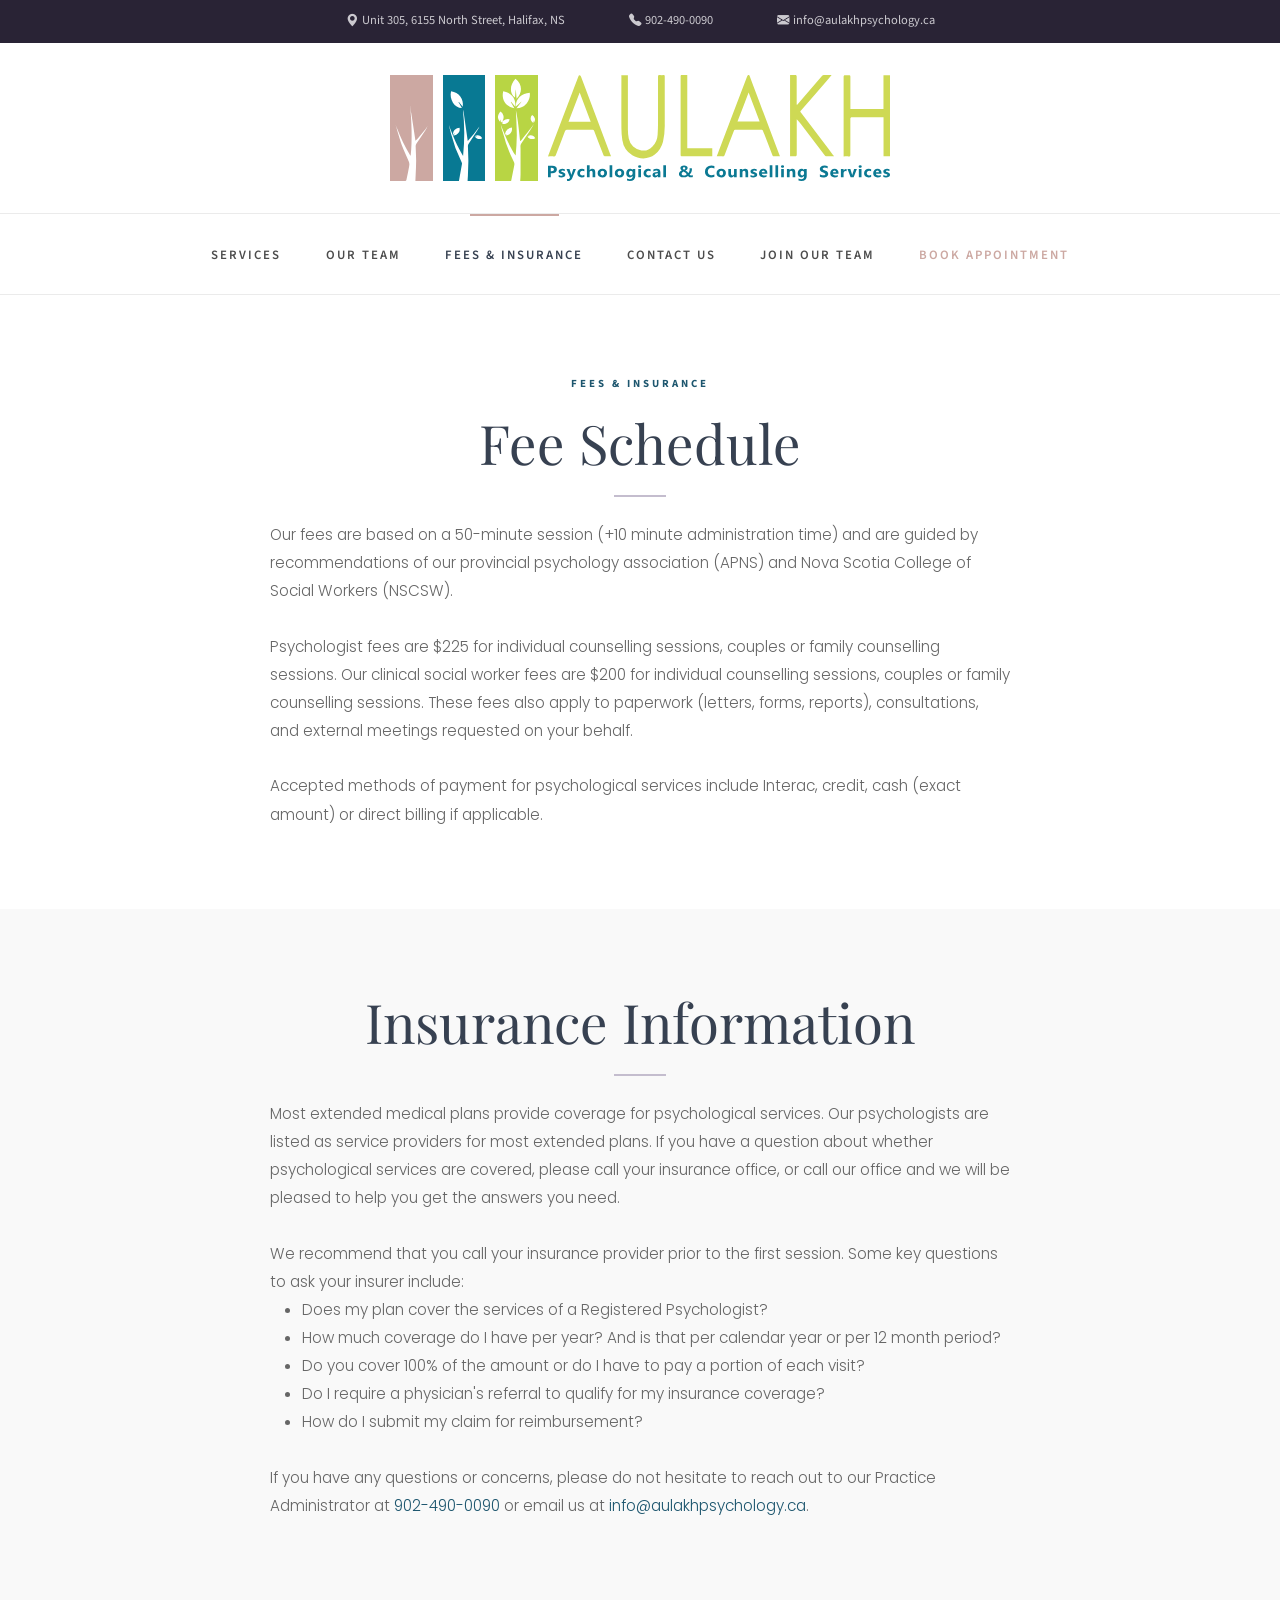
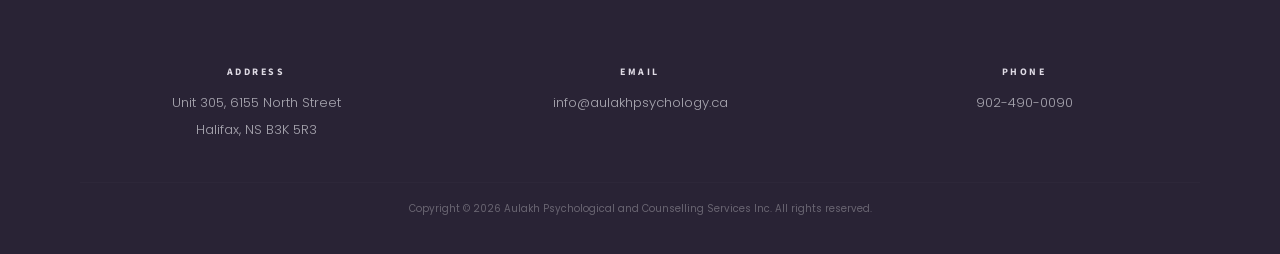
<file: fees.html>
<!doctype html>
<html lang="en">
    <head>
        <meta charset="utf-8">
        <meta name="viewport" content="width=device-width, initial-scale=1">
        <meta name="description" content="Registered Clinical Psychologists and Social Workers in Halifax, Nova Scotia" />
	    <meta name="keywords" content="aulakh, psychology, psychological, psychologists, counselling, clinicians, assessments, telehealth" />
        <title>Fees & Insurance - Aulakh Psychology</title>
        
        <!-- STYLESHEETS -->
        <link href="css/animate.css" rel="stylesheet">
        <link href="css/bootstrap.css" rel="stylesheet">
        <link href="css/style.css" rel="stylesheet">
        <!-- END STYLESHEETS -->

        <!-- SCRIPTS -->
        <script src="js/jquery-4.0.0.min.js"></script>
        <script src="js/bootstrap.bundle.js"></script>
        <script src="js/main.js"></script> 
        <!-- END SCRIPTS -->
    </head>
    <body>
        <!-- PRELOADER -->
        <div class="loader-wrap">
            <!-- <span class="loader"></span> -->
        </div>
        <!-- END PRELOADER -->

        <div class="content-blur"></div>
        
        <!-- HEADER INFO BAR -->
        <div class="text-center d-none d-xl-block header-bar">
                <div class="header-banner">
                    <div class="header-content">
                        <a href="http://maps.google.com?q=6155%20North%20Street%20Halifax%20NS%20B3K%205R3" target="_blank"><i class="pe-md-1 bi bi-geo-alt-fill"></i></a><a href="http://maps.google.com?q=6155%20North%20Street%20Halifax%20NS%20B3K%205R3" target="_blank">Unit 305, 6155 North Street, Halifax, NS</a>
                    </div>
                    <div class="header-content">
                        <a href="tel:+9024900090"><i class="pe-md-1 bi bi-telephone-fill"></i></a><a href="tel:+9024900090">902-490-0090</a>
                    </div>
                    <div class="header-content">
                        <a href="mailto:info@aulakhpsychology.ca"><i class="pe-md-1 bi bi-envelope-fill"></i></a><a href="mailto:info@aulakhpsychology.ca">info@aulakhpsychology.ca</a>                  
                    </div>
                </div>
        </div>
        <!-- END HEADER INFO BAR -->

        <!-- WEBSITE LOGO -->
        <div class="logo-wrap">
            <a href="index.html" class="logo-container">
                <div class="img-container"> 
                    <img src="images/aulakh_logo_1.svg" id="logo-1" alt="Aulakh Logo Small Tree" />
                </div>
                <div class="img-container">
                    <img src="images/aulakh_logo_2.svg" id="logo-2" alt="Aulakh Logo Medium Tree" />
                </div>
                <div class="img-container">
                    <img src="images/aulakh_logo_3.svg" id="logo-3" alt="Aulakh Logo Large Tree" />
                </div>
                <div class="img-container">
                    <img src="images/aulakh_logo_4.svg" id="logo-4" alt="Aulakh Logo Text" />
                </div>
            </a>
        </div>
        <!-- END WEBSITE LOGO -->

        <!-- NAVIGATION MENU -->
        <nav class="sticky-top main-nav" role="navigation">
            <div class="navbar-container">
                <a href="index.html">
                    <img src="images/aulakh_logo.svg" class="navbar-logo" alt="Aulakh Logo">
                </a>
                <button class="navbar-toggle">
                    <span class="bar"></span>
                    <span class="bar"></span>
                    <span class="bar"></span>
                </button>
                <div class="navbar-inner">
                    <ul class="navbar-menu">
                        <li class="has-dropdown">
                            <a class="scroll" href="index.html#theraputic-services">Services</a>
                            <button  class="drop-toggle">
                                <i class="bi bi-chevron-compact-down chevron"></i>
                            </button>
                            <ul class="dropdown">
                                <li><a href="couples-therapy.html">Couples Therapy</a></li>
                                <li><a href="neurodiversity.html">Neurodiversity</a></li>
                                <li><a href="mood-disorders.html">Mood Disorders</a></li>
                                <li><a href="anxiety-disorders.html">Anxiety Disorders</a></li>
                                <li><a href="trauma.html">Trauma</a></li>
                                <li><a href="gender-sexuality.html">Gender & Sexuality</a></li>
                                <li><a href="index.html#assessment-services">Assessments</a></li>
                            </ul>
                        </li>
                        <li><a class="scroll" href="index.html#team">Our Team</a></li>
                        <li class="active"><a href="fees.html">Fees & Insurance</a></li>
                        <li><a href="contact.html">Contact Us</a></li>
                        <li><a href="join-team.html">Join Our Team</a></li>
                        <li><a data-bs-toggle="modal" data-bs-target="#bookModal" class="appointment">Book Appointment</a></li>
                    </ul>
                </div>
            </div>
        </nav>
        <!-- END NAVIGATION MENU -->

        <!-- APPOINTMENT REQUEST MODAL -->
        <div class="modal fade" id="bookModal" tabindex="-1" aria-labelledby="bookModalLabel" aria-hidden="true">
            <div class="modal-dialog modal-dialog-centered modal-xl modal-fullscreen-lg-down">
                <div class="modal-content">
                    <div class="modal-header">
                            <button type="button" class="btn-close" data-bs-dismiss="modal" aria-label="Close"></button>
                    </div>
                    <div class="modal-body">
                        <div class="modal-cta">

                            <!-- Left: Contact info -->
                            <div>
                                <h2 class="cta-contact-h">Contact Info</h2>
                                <div style="margin-top:1.75rem">
                                    <a href="mailto:info@aulakhpsychology.ca" class="contact-link">
                                        <div class="c-icon">
                                            <svg viewBox="0 0 24 24" width="20" height="20" fill="none" stroke="currentColor" stroke-width="1.8"><rect x="3" y="5" width="18" height="14" rx="2"/><path d="M3 7l9 6 9-6"/></svg>
                                        </div>
                                        <div class="c-meta">
                                            <span class="c-lbl">Email</span>
                                            <span class="c-val">info@aulakhpsychology.ca</span>
                                        </div>
                                    </a>
                                    <a href="tel:+9024900090" class="contact-link">
                                        <div class="c-icon">
                                            <svg viewBox="0 0 24 24" width="20" height="20" fill="none" stroke="currentColor" stroke-width="1.8"><path d="M6.6 10.8c1.4 2.8 3.8 5.1 6.6 6.6l2.2-2.2c.3-.3.7-.4 1-.2 1.1.4 2.3.6 3.5.6.6 0 1 .4 1 1V20c0 .6-.4 1-1 1C10.4 21 3 13.6 3 4.4c0-.6.4-1 1-1h3.4c.6 0 1 .4 1 1 0 1.2.2 2.4.6 3.5.1.4 0 .8-.2 1z" stroke-linejoin="round"/></svg>
                                        </div>
                                        <div class="c-meta">
                                            <span class="c-lbl">Phone</span>
                                            <span class="c-val">902-490-0090</span>
                                        </div>
                                    </a>
                                    <a href="fax:+9024900099" class="contact-link">
                                        <div class="c-icon">
                                            <svg viewBox="0 0 24 24" width="20" height="20" fill="none" stroke="currentColor" stroke-width="1.8"><path d="M19 8h-1V3H6v5H5c-1.66 0-3 1.34-3 3v5h4v5h12v-5h4v-5c0-1.66-1.34-3-3-3zM8 5h8v3H8V5zm8 14H8v-5h8v5zm3-5h-1v-2H6v2H5v-3c0-0.55 0.45-1 1-1h12c0.55 0 1 .45 1 1v3zM18 12.5c-.55 0-1-.45-1-1s.45-1 1-1 1 .45 1 1-.45 1-1 1z" stroke-linejoin="round"/></svg>
                                        </div>
                                        <div class="c-meta">
                                            <span class="c-lbl">Fax</span>
                                            <span class="c-val">902-490-0099</span>
                                        </div>
                                    </a>
                                    <a href="http://maps.google.com?q=6155+North+Street+Halifax+NS" target="_blank" class="contact-link">
                                        <div class="c-icon">
                                            <svg viewBox="0 0 24 24" width="20" height="20" fill="none" stroke="currentColor" stroke-width="1.8"><path d="M12 2C8.13 2 5 5.13 5 9c0 5.25 7 13 7 13s7-7.75 7-13c0-3.87-3.13-7-7-7zm0 9.5c-1.38 0-2.5-1.12-2.5-2.5s1.12-2.5 2.5-2.5 2.5 1.12 2.5 2.5-1.12 2.5-2.5 2.5z" stroke-linejoin="round"/></svg>
                                        </div>
                                        <div class="c-meta">
                                            <span class="c-lbl">Address</span>
                                            <span class="c-val">Unit 305, 6155 North Street</span>
                                            <span class="c-val">Halifax, NS B3K 5R3</span>
                                        </div>
                                    </a>
                                </div>
                            </div>

                        <!-- Right: Form -->
                        <!--
                            FORM SETUP NOTE:
                            This form submits via FormSubmit.co, the same free, no-backend service used
                            on the ADHD Assessments page. To activate it:
                            1. Replace REPLACE_WITH_INTAKE_EMAIL@aulakhpsychology.ca below with the real intake email.
                            2. FormSubmit will send that inbox one confirmation email the first time the
                            form is submitted — click the activation link in it to start receiving
                            submissions. (If you've already activated this address for the ADHD page,
                            it's already active here too.)
                        -->
                            <div>
                                <h2 class="cta-contact-h">Book Your Appointment</h2>
                                <div class="toggle-container fgroup">
                                    <span id="newClient" class="toggle-label-text">New Client</span>
                                    <label class="switch">
                                        <input type="checkbox" id="formToggler">
                                        <span class="slider round"></span>
                                    </label>
                                    <span id="existingClient" class="toggle-label-text disabled">Existing Client</span>
                                </div>

                                <form id="formA" class="toggle-form" action="https://formsubmit.co/REPLACE_WITH_INTAKE_EMAIL@aulakhpsychology.ca" method="POST">
                                    <input type="hidden" name="_subject" value="New Client Appointment Request">
                                    <input type="hidden" name="_template" value="table">
                                    <input type="hidden" name="_next" value="index.html#book-modal">
                                    <input type="text" name="_honey" style="display:none" tabindex="-1" autocomplete="off">

                                    <div class="fgroup">
                                        <label class="flabel" for="new-contact-name">Full Name</label>
                                        <input class="finput" type="text" id="new-contact-name" name="Name" placeholder="First Last" autocomplete="name" required>
                                    </div>
                                    <div class="frow fgroup">
                                        <div>
                                            <label class="flabel" for="new-contact-phone">Phone</label>
                                            <input class="finput phone-format" type="tel" id="new-contact-phone" name="Phone" placeholder="(555) 555-5555" maxlength="13" autocomplete="tel" required>
                                        </div>
                                        <div>
                                            <label class="flabel" for="new-contact-email">Email</label>
                                            <input class="finput" type="email" id="new-contact-email" name="Email" placeholder="name@example.com" autocomplete="email" required>
                                        </div>
                                    </div>
                                    <div class="fgroup">
                                        <label class="flabel" for="new-contact-info">How Can We Help?</label>
                                        <textarea class="finput" id="new-contact-info" name="Additional Information" placeholder="Briefly describe what you're looking for..." required></textarea>
                                    </div>
                                    <p class="fineprint">
                                        By submitting this form, you consent to receive communications from Aulakh
                                        Psychological & Counselling Services, Inc. If you provide an email address, you'll
                                        receive an automated confirmation. See our <a href="privacy-policy.html" target="_blank">Privacy Policy</a> for details
                                        on how we protect your information.
                                    </p>
                                    <button class="submit-btn" type="submit">Request Appointment</button>
                                </form>

                                <form id="formB" class="toggle-form hidden" action="https://formsubmit.co/REPLACE_WITH_INTAKE_EMAIL@aulakhpsychology.ca" method="POST">
                                    <input type="hidden" name="_subject" value="Existing Client Appointment Request">
                                    <input type="hidden" name="_template" value="table">
                                    <input type="hidden" name="_next" value="index.html#book-modal">
                                    <input type="text" name="_honey" style="display:none" tabindex="-1" autocomplete="off">

                                    <div class="fgroup">
                                        <label class="flabel" for="existing-contact-name">Full Name</label>
                                        <input class="finput" type="text" id="existing-contact-name" name="Name" placeholder="First Last" autocomplete="name" required>
                                    </div>
                                    <div class="frow fgroup">
                                        <div>
                                            <label class="flabel" for="existing-contact-phone">Phone</label>
                                            <input class="finput phone-format" type="tel" id="existing-contact-phone" name="Phone" placeholder="(555) 555-5555" maxlength="13" autocomplete="tel" required>
                                        </div>
                                        <div>
                                            <label class="flabel" for="existing-contact-email">Email</label>
                                            <input class="finput" type="email" id="existing-contact-email" name="Email" placeholder="name@example.com" autocomplete="email" required>
                                        </div>
                                    </div>
                                    <div class="fgroup">
                                        <label class="flabel" for="clinician-select">Select your Clinician</label>
                                        <select class="finput custom-select" id="clinician-select" name="Clinician" required>
                                            <option value="" disabled selected hidden>--Please choose an option--</option>
                                            <option value="Alissa Pencer">Dr. Alissa Pencer</option>
                                            <option value="Erica Lundberg">Erica Lundberg</option>
                                            <option value="Harpreet Aulakh">Harpreet Aulakh</option>
                                            <option value="Jey Benoit">Jey Benoit</option>
                                            <option value="Jillian Filliter">Dr. Jillian Filliter</option>
                                            <option value="Kate Robertson">Dr. Kate Robertson</option>
                                            <option value="Leigh Dunn">Dr. Leigh Dunn</option>
                                            <option value="Leslie MacIntyre">Dr. Leslie MacIntyre</option>
                                            <option value="Maggie Silvaine">Maggie Silvaine</option>
                                            <option value="Pavitra Desai">Pavitra Desai</option>
                                            <option value="Shannon Johnson">Dr. Shannon Johnson</option>
                                        </select>
                                    </div>
                                    <div class="fgroup">
                                        <label class="flabel" for="exiting-contact-info">When would you like an appointment?</label>
                                        <textarea class="finput" id="existing-contact-info" name="Additional Information" placeholder="Please list the date or range for when you would like an appointment. Leave this field blank for the earliest available appointment with your clinician."></textarea>
                                    </div>
                                    <p class="fineprint">
                                        By submitting this form, you consent to receive communications from Aulakh
                                        Psychological & Counselling Services, Inc. If you provide an email address, you'll
                                        receive an automated confirmation. See our <a href="privacy-policy.html" target="_blank">Privacy Policy</a> for details
                                        on how we protect your information.
                                    </p>
                                    <button class="submit-btn" type="submit">Request Appointment</button>
                                </form>
                            </div>

                        </div>
                    </div>
                </div>
            </div>
        </div>
        <!-- END APPOINTMENT REQUEST MODAL -->

        <!-- ── FEES ── -->
        <div class="intro">
            <p class="intro-eyebrow">Fees & Insurance</p>
            <h1>Fee Schedule</h1>
            <div class="intro-rule"></div>
            <p class="section-body" style="text-align: left !important;">
                Our fees are based on a 50-minute session (+10 minute administration time) and are guided by 
                recommendations of our provincial psychology association (APNS) and Nova Scotia College of 
                Social Workers (NSCSW).
            </p>
            <br>
            <p class="section-body" style="text-align: left !important;">
                Psychologist fees are $225 for individual counselling sessions, couples or family counselling 
                sessions. Our clinical social worker fees are $200 for individual counselling sessions, couples 
                or family counselling sessions. These fees also apply to paperwork (letters, forms, reports), 
                consultations, and external meetings requested on your behalf. 
            </p>
            <br>
            <p class="section-body" style="text-align: left !important;">
                Accepted methods of payment for psychological services include Interac, credit, cash (exact amount) 
                or direct billing if applicable.
            </p>
        </div>

        <!-- ── INSURANCE ── -->
        <div class="intro bg-grey">
            <h1>Insurance Information</h1>
            <div class="intro-rule"></div>
            <p class="section-body" style="text-align: left !important;">
                Most extended medical plans provide coverage for psychological services. Our psychologists are listed as 
                service providers for most extended plans. If you have a question about whether psychological services are 
                covered, please call your insurance office, or call our office and we will be pleased to help you get the 
                answers you need.
            </p>
            <br>
            <p class="section-body" style="text-align: left !important;">
                We recommend that you call your insurance provider prior to the first session. Some key questions to ask 
                your insurer include:
            </p>
            <ul class="section-body" style="text-align: left !important;">
                <li>Does my plan cover the services of a Registered Psychologist?</li>
                <li>How much coverage do I have per year? And is that per calendar year or per 12 month period?</li>
                <li>Do you cover 100% of the amount or do I have to pay a portion of each visit?</li>
                <li>Do I require a physician's referral to qualify for my insurance coverage?</li>
                <li>How do I submit my claim for reimbursement?</li>
            </ul>
            <br>
            <p class="section-body" style="text-align: left !important;">
                If you have any questions or concerns, please do not hesitate to reach out to our Practice Administrator at 
                <a href="tel:+9024900090">902-490-0090</a> or email us at <a href="mailto:info@aulakhpsychology.ca">info@aulakhpsychology.ca</a>.
            </p>
        </div>

        <!-- ── FOOTER ── -->
        <footer>
        <div class="footer-grid text-center">
            <div class="fcol">
            <strong>Address</strong>
            <a href="http://maps.google.com?q=6155+North+Street+Halifax+NS" target="_blank">
                Unit 305, 6155 North Street<br>Halifax, NS B3K 5R3
            </a>
            </div>
            <div class="fcol">
            <strong>Email</strong>
            <a href="mailto:info@aulakhpsychology.ca">info@aulakhpsychology.ca</a>
            </div>
            <div class="fcol">
            <strong>Phone</strong>
            <a href="tel:+9024900090">902-490-0090</a>
            </div>
        </div>
        <hr class="footer-divider">
        <p class="footer-copy">Copyright &copy; <span id="yr"></span> Aulakh Psychological and Counselling Services Inc. All rights reserved.</p>
        </footer>

        <!-- MOBILE NAVBAR SCRIPT -->
        <script src="js/navigation.js"></script>
        <!-- END MOBILE NAVBAR SCRIPT -->

        <!-- TOGGLE SCRIPT -->
        <script src="js/toggle.js"></script>
        <!-- END TOGGLE SCRIPT -->

        <!-- PHONE FORMATTING -->
        <script src="js/phone-format.js"></script>
        <!-- END PHONE FORMATTING -->

        <!-- SCROLL TO TOP -->
            <div class="scroll-to-top">
                <a href="#"><i class="pe-md-1 bi bi-arrow-up-square-fill"></i></a>
            </div>
        <!-- END SCROLL TO TOP -->
    </body>
</html>
</file>
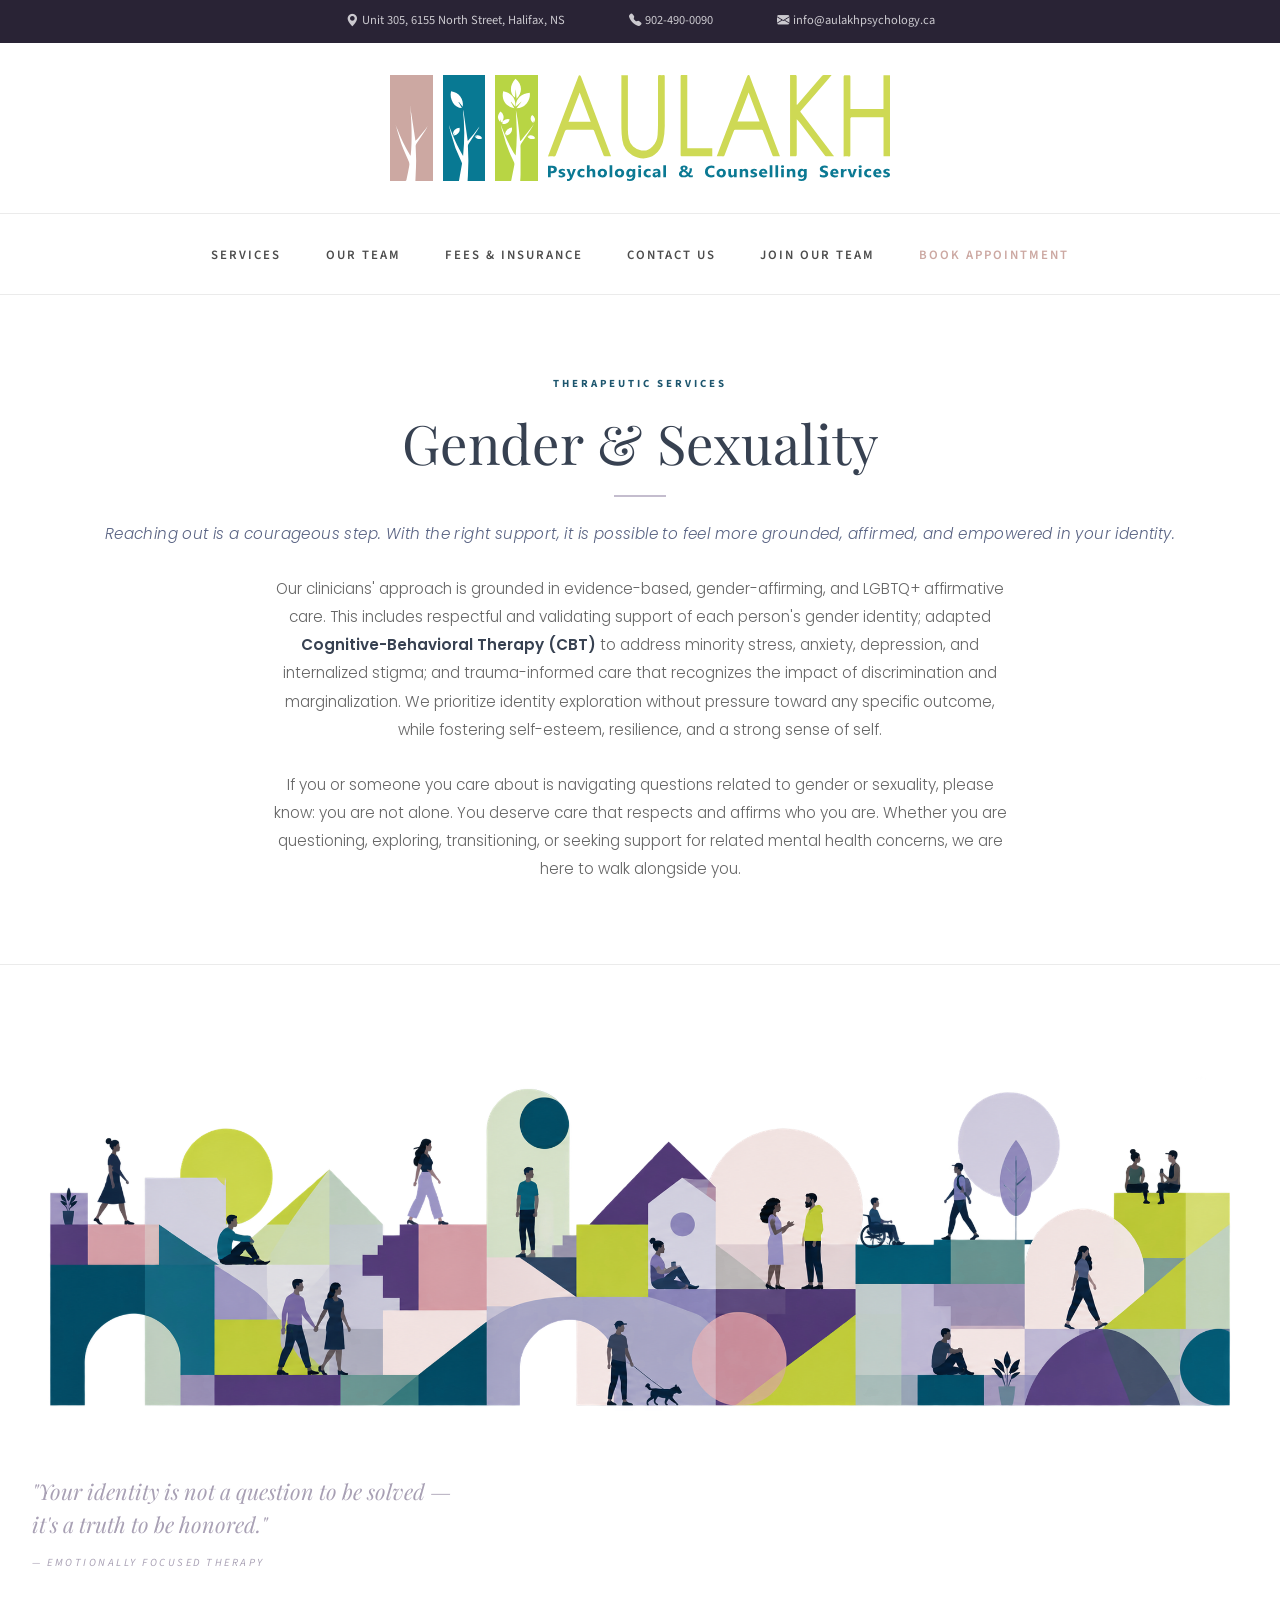
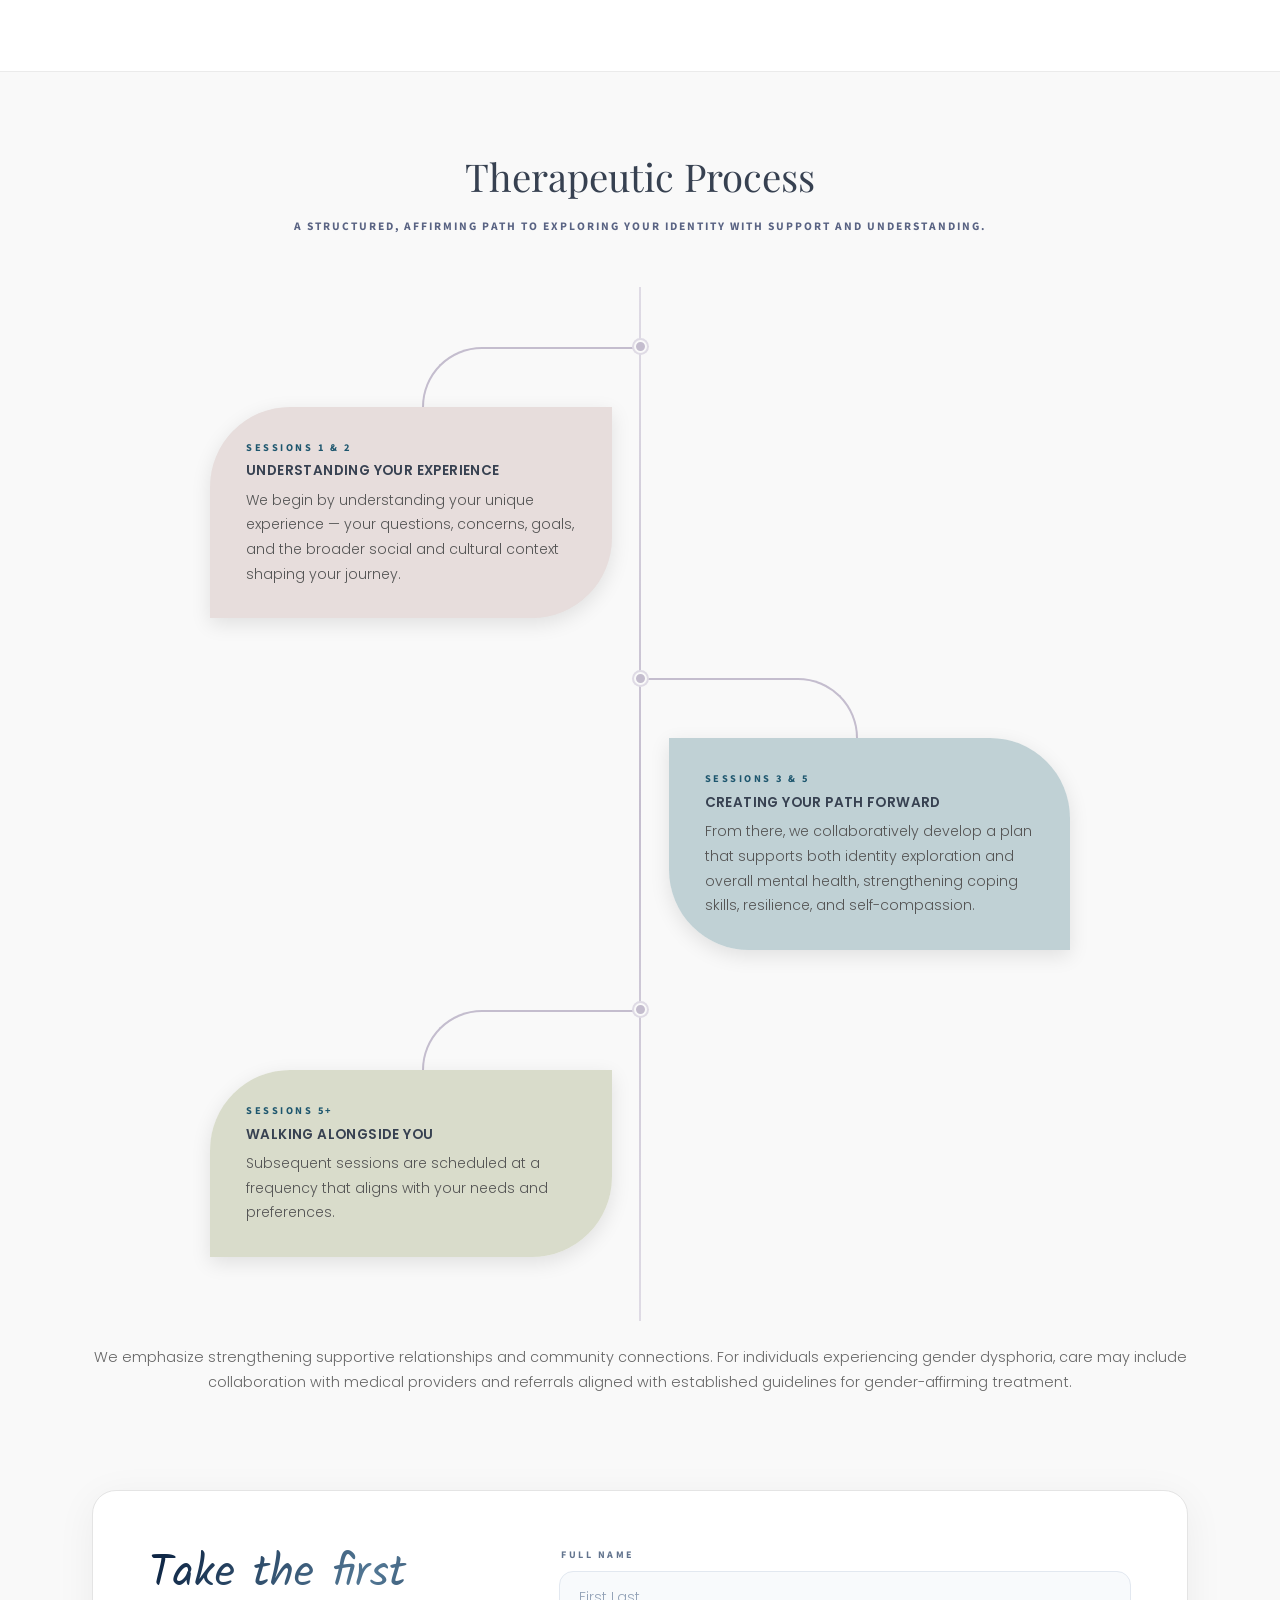
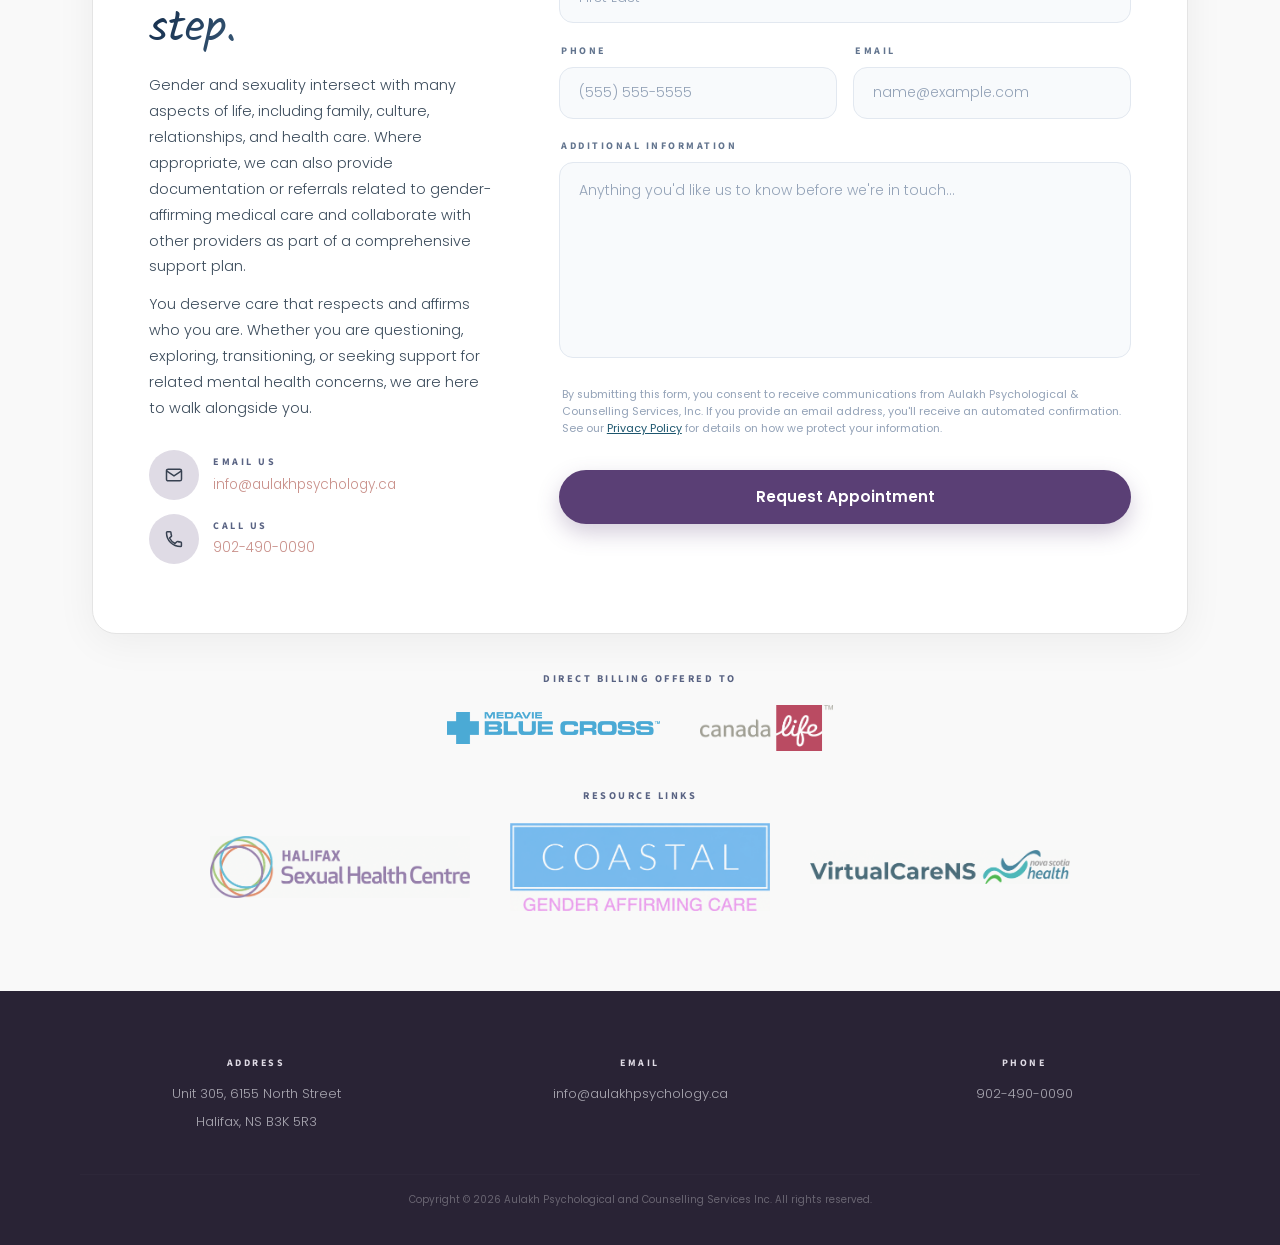
<file: gender-sexuality.html>
<!doctype html>
<html lang="en">
    <head>
        <meta charset="utf-8">
        <meta name="viewport" content="width=device-width, initial-scale=1">
        <meta name="description" content="Registered Clinical Psychologists and Social Workers in Halifax, Nova Scotia" />
	    <meta name="keywords" content="aulakh, psychology, psychological, psychologists, counselling, clinicians, assessments, telehealth" />
        <title>Gender & Sexuality - Aulakh Psychology</title>
        
        <!-- STYLESHEETS -->
        <link href="css/animate.css" rel="stylesheet">
        <link href="css/bootstrap.css" rel="stylesheet">
        <link href="css/style.css" rel="stylesheet">
        <!-- END STYLESHEETS -->

        <!-- SCRIPTS -->
        <script src="js/jquery-4.0.0.min.js"></script>
        <script src="js/bootstrap.bundle.js"></script>
        <script src="js/main.js"></script> 
        <!-- END SCRIPTS -->
    </head>
    <body>
        <!-- PRELOADER -->
        <div class="loader-wrap">
            <!-- <span class="loader"></span> -->
        </div>
        <!-- END PRELOADER -->

        <div class="content-blur"></div>
        
        <!-- HEADER INFO BAR -->
        <div class="text-center d-none d-xl-block header-bar">
                <div class="header-banner">
                    <div class="header-content">
                        <a href="http://maps.google.com?q=6155%20North%20Street%20Halifax%20NS%20B3K%205R3" target="_blank"><i class="pe-md-1 bi bi-geo-alt-fill"></i></a><a href="http://maps.google.com?q=6155%20North%20Street%20Halifax%20NS%20B3K%205R3" target="_blank">Unit 305, 6155 North Street, Halifax, NS</a>
                    </div>
                    <div class="header-content">
                        <a href="tel:+9024900090"><i class="pe-md-1 bi bi-telephone-fill"></i></a><a href="tel:+9024900090">902-490-0090</a>
                    </div>
                    <div class="header-content">
                        <a href="mailto:info@aulakhpsychology.ca"><i class="pe-md-1 bi bi-envelope-fill"></i></a><a href="mailto:info@aulakhpsychology.ca">info@aulakhpsychology.ca</a>                  
                    </div>
                </div>
        </div>
        <!-- END HEADER INFO BAR -->

        <!-- WEBSITE LOGO -->
        <div class="logo-wrap">
            <a href="index.html" class="logo-container">
                <div class="img-container"> 
                    <img src="images/aulakh_logo_1.svg" id="logo-1" alt="Aulakh Logo Small Tree" />
                </div>
                <div class="img-container">
                    <img src="images/aulakh_logo_2.svg" id="logo-2" alt="Aulakh Logo Medium Tree" />
                </div>
                <div class="img-container">
                    <img src="images/aulakh_logo_3.svg" id="logo-3" alt="Aulakh Logo Large Tree" />
                </div>
                <div class="img-container">
                    <img src="images/aulakh_logo_4.svg" id="logo-4" alt="Aulakh Logo Text" />
                </div>
            </a>
        </div>
        <!-- END WEBSITE LOGO -->

        <!-- NAVIGATION MENU -->
        <nav class="sticky-top main-nav" role="navigation">
            <div class="navbar-container">
                <a href="index.html">
                    <img src="images/aulakh_logo.svg" class="navbar-logo" alt="Aulakh Logo">
                </a>
                <button class="navbar-toggle">
                    <span class="bar"></span>
                    <span class="bar"></span>
                    <span class="bar"></span>
                </button>
                <div class="navbar-inner">
                    <ul class="navbar-menu">
                        <li class="has-dropdown">
                            <a class="scroll" href="index.html#theraputic-services">Services</a>
                            <button  class="drop-toggle">
                                <i class="bi bi-chevron-compact-down chevron"></i>
                            </button>
                            <ul class="dropdown">
                                <li><a href="couples-therapy.html">Couples Therapy</a></li>
                                <li><a href="neurodiversity.html">Neurodiversity</a></li>
                                <li><a href="mood-disorders.html">Mood Disorders</a></li>
                                <li><a href="anxiety-disorders.html">Anxiety Disorders</a></li>
                                <li><a href="trauma.html">Trauma</a></li>
                                <li class="active"><a href="gender-sexuality.html">Gender & Sexuality</a></li>
                                <li><a href="index.html#assessment-services">Assessments</a></li>
                            </ul>
                        </li>
                        <li><a class="scroll" href="index.html#team">Our Team</a></li>
                        <li><a href="fees.html">Fees & Insurance</a></li>
                        <li><a href="contact.html">Contact Us</a></li>
                        <li><a href="join-team.html">Join Our Team</a></li>
                        <li><a data-bs-toggle="modal" data-bs-target="#bookModal" class="appointment">Book Appointment</a></li>
                    </ul>
                </div>
            </div>
        </nav>
        <!-- END NAVIGATION MENU -->

        <!-- APPOINTMENT REQUEST MODAL -->
        <div class="modal fade" id="bookModal" tabindex="-1" aria-labelledby="bookModalLabel" aria-hidden="true">
            <div class="modal-dialog modal-dialog-centered modal-xl modal-fullscreen-lg-down">
                <div class="modal-content">
                    <div class="modal-header">
                            <button type="button" class="btn-close" data-bs-dismiss="modal" aria-label="Close"></button>
                    </div>
                    <div class="modal-body">
                        <div class="modal-cta">

                            <!-- Left: Contact info -->
                            <div>
                                <h2 class="cta-contact-h">Contact Info</h2>
                                <div style="margin-top:1.75rem">
                                    <a href="mailto:info@aulakhpsychology.ca" class="contact-link">
                                        <div class="c-icon">
                                            <svg viewBox="0 0 24 24" width="20" height="20" fill="none" stroke="currentColor" stroke-width="1.8"><rect x="3" y="5" width="18" height="14" rx="2"/><path d="M3 7l9 6 9-6"/></svg>
                                        </div>
                                        <div class="c-meta">
                                            <span class="c-lbl">Email</span>
                                            <span class="c-val">info@aulakhpsychology.ca</span>
                                        </div>
                                    </a>
                                    <a href="tel:+9024900090" class="contact-link">
                                        <div class="c-icon">
                                            <svg viewBox="0 0 24 24" width="20" height="20" fill="none" stroke="currentColor" stroke-width="1.8"><path d="M6.6 10.8c1.4 2.8 3.8 5.1 6.6 6.6l2.2-2.2c.3-.3.7-.4 1-.2 1.1.4 2.3.6 3.5.6.6 0 1 .4 1 1V20c0 .6-.4 1-1 1C10.4 21 3 13.6 3 4.4c0-.6.4-1 1-1h3.4c.6 0 1 .4 1 1 0 1.2.2 2.4.6 3.5.1.4 0 .8-.2 1z" stroke-linejoin="round"/></svg>
                                        </div>
                                        <div class="c-meta">
                                            <span class="c-lbl">Phone</span>
                                            <span class="c-val">902-490-0090</span>
                                        </div>
                                    </a>
                                    <a href="fax:+9024900099" class="contact-link">
                                        <div class="c-icon">
                                            <svg viewBox="0 0 24 24" width="20" height="20" fill="none" stroke="currentColor" stroke-width="1.8"><path d="M19 8h-1V3H6v5H5c-1.66 0-3 1.34-3 3v5h4v5h12v-5h4v-5c0-1.66-1.34-3-3-3zM8 5h8v3H8V5zm8 14H8v-5h8v5zm3-5h-1v-2H6v2H5v-3c0-0.55 0.45-1 1-1h12c0.55 0 1 .45 1 1v3zM18 12.5c-.55 0-1-.45-1-1s.45-1 1-1 1 .45 1 1-.45 1-1 1z" stroke-linejoin="round"/></svg>
                                        </div>
                                        <div class="c-meta">
                                            <span class="c-lbl">Fax</span>
                                            <span class="c-val">902-490-0099</span>
                                        </div>
                                    </a>
                                    <a href="http://maps.google.com?q=6155+North+Street+Halifax+NS" target="_blank" class="contact-link">
                                        <div class="c-icon">
                                            <svg viewBox="0 0 24 24" width="20" height="20" fill="none" stroke="currentColor" stroke-width="1.8"><path d="M12 2C8.13 2 5 5.13 5 9c0 5.25 7 13 7 13s7-7.75 7-13c0-3.87-3.13-7-7-7zm0 9.5c-1.38 0-2.5-1.12-2.5-2.5s1.12-2.5 2.5-2.5 2.5 1.12 2.5 2.5-1.12 2.5-2.5 2.5z" stroke-linejoin="round"/></svg>
                                        </div>
                                        <div class="c-meta">
                                            <span class="c-lbl">Address</span>
                                            <span class="c-val">Unit 305, 6155 North Street</span>
                                            <span class="c-val">Halifax, NS B3K 5R3</span>
                                        </div>
                                    </a>
                                </div>
                            </div>

                        <!-- Right: Form -->
                        <!--
                            FORM SETUP NOTE:
                            This form submits via FormSubmit.co, the same free, no-backend service used
                            on the ADHD Assessments page. To activate it:
                            1. Replace REPLACE_WITH_INTAKE_EMAIL@aulakhpsychology.ca below with the real intake email.
                            2. FormSubmit will send that inbox one confirmation email the first time the
                            form is submitted — click the activation link in it to start receiving
                            submissions. (If you've already activated this address for the ADHD page,
                            it's already active here too.)
                        -->
                            <div>
                                <h2 class="cta-contact-h">Book Your Appointment</h2>
                                <div class="toggle-container fgroup">
                                    <span id="newClient" class="toggle-label-text">New Client</span>
                                    <label class="switch">
                                        <input type="checkbox" id="formToggler">
                                        <span class="slider round"></span>
                                    </label>
                                    <span id="existingClient" class="toggle-label-text disabled">Existing Client</span>
                                </div>

                                <form id="formA" class="toggle-form" action="https://formsubmit.co/REPLACE_WITH_INTAKE_EMAIL@aulakhpsychology.ca" method="POST">
                                    <input type="hidden" name="_subject" value="New Client Appointment Request">
                                    <input type="hidden" name="_template" value="table">
                                    <input type="hidden" name="_next" value="index.html#book-modal">
                                    <input type="text" name="_honey" style="display:none" tabindex="-1" autocomplete="off">

                                    <div class="fgroup">
                                        <label class="flabel" for="new-contact-name">Full Name</label>
                                        <input class="finput" type="text" id="new-contact-name" name="Name" placeholder="First Last" autocomplete="name" required>
                                    </div>
                                    <div class="frow fgroup">
                                        <div>
                                            <label class="flabel" for="new-contact-phone">Phone</label>
                                            <input class="finput phone-format" type="tel" id="new-contact-phone" name="Phone" placeholder="(555) 555-5555" maxlength="13" autocomplete="tel" required>
                                        </div>
                                        <div>
                                            <label class="flabel" for="new-contact-email">Email</label>
                                            <input class="finput" type="email" id="new-contact-email" name="Email" placeholder="name@example.com" autocomplete="email" required>
                                        </div>
                                    </div>
                                    <div class="fgroup">
                                        <label class="flabel" for="new-contact-info">How Can We Help?</label>
                                        <textarea class="finput" id="new-contact-info" name="Additional Information" placeholder="Briefly describe what you're looking for..." required></textarea>
                                    </div>
                                    <p class="fineprint">
                                        By submitting this form, you consent to receive communications from Aulakh
                                        Psychological & Counselling Services, Inc. If you provide an email address, you'll
                                        receive an automated confirmation. See our <a href="privacy-policy.html" target="_blank">Privacy Policy</a> for details
                                        on how we protect your information.
                                    </p>
                                    <button class="submit-btn" type="submit">Request Appointment</button>
                                </form>

                                <form id="formB" class="toggle-form hidden" action="https://formsubmit.co/REPLACE_WITH_INTAKE_EMAIL@aulakhpsychology.ca" method="POST">
                                    <input type="hidden" name="_subject" value="Existing Client Appointment Request">
                                    <input type="hidden" name="_template" value="table">
                                    <input type="hidden" name="_next" value="index.html#book-modal">
                                    <input type="text" name="_honey" style="display:none" tabindex="-1" autocomplete="off">

                                    <div class="fgroup">
                                        <label class="flabel" for="existing-contact-name">Full Name</label>
                                        <input class="finput" type="text" id="existing-contact-name" name="Name" placeholder="First Last" autocomplete="name" required>
                                    </div>
                                    <div class="frow fgroup">
                                        <div>
                                            <label class="flabel" for="existing-contact-phone">Phone</label>
                                            <input class="finput phone-format" type="tel" id="existing-contact-phone" name="Phone" placeholder="(555) 555-5555" maxlength="13" autocomplete="tel" required>
                                        </div>
                                        <div>
                                            <label class="flabel" for="existing-contact-email">Email</label>
                                            <input class="finput" type="email" id="existing-contact-email" name="Email" placeholder="name@example.com" autocomplete="email" required>
                                        </div>
                                    </div>
                                    <div class="fgroup">
                                        <label class="flabel" for="clinician-select">Select your Clinician</label>
                                        <select class="finput custom-select" id="clinician-select" name="Clinician" required>
                                            <option value="" disabled selected hidden>--Please choose an option--</option>
                                            <option value="Alissa Pencer">Dr. Alissa Pencer</option>
                                            <option value="Erica Lundberg">Erica Lundberg</option>
                                            <option value="Harpreet Aulakh">Harpreet Aulakh</option>
                                            <option value="Jey Benoit">Jey Benoit</option>
                                            <option value="Jillian Filliter">Dr. Jillian Filliter</option>
                                            <option value="Kate Robertson">Dr. Kate Robertson</option>
                                            <option value="Leigh Dunn">Dr. Leigh Dunn</option>
                                            <option value="Leslie MacIntyre">Dr. Leslie MacIntyre</option>
                                            <option value="Maggie Silvaine">Maggie Silvaine</option>
                                            <option value="Pavitra Desai">Pavitra Desai</option>
                                            <option value="Shannon Johnson">Dr. Shannon Johnson</option>
                                        </select>
                                    </div>
                                    <div class="fgroup">
                                        <label class="flabel" for="exiting-contact-info">When would you like an appointment?</label>
                                        <textarea class="finput" id="existing-contact-info" name="Additional Information" placeholder="Please list the date or range for when you would like an appointment. Leave this field blank for the earliest available appointment with your clinician."></textarea>
                                    </div>
                                    <p class="fineprint">
                                        By submitting this form, you consent to receive communications from Aulakh
                                        Psychological & Counselling Services, Inc. If you provide an email address, you'll
                                        receive an automated confirmation. See our <a href="privacy-policy.html" target="_blank">Privacy Policy</a> for details
                                        on how we protect your information.
                                    </p>
                                    <button class="submit-btn" type="submit">Request Appointment</button>
                                </form>
                            </div>

                        </div>
                    </div>
                </div>
            </div>
        </div>
        <!-- END APPOINTMENT REQUEST MODAL -->

        <!-- ── INTRO ── -->
        <div class="intro">
            <p class="intro-eyebrow">Therapeutic Services</p>
            <h1>Gender & Sexuality</h1>
            <div class="intro-rule"></div>
            <p class="intro-lead">Reaching out is a courageous step. With the right support, it is possible to feel more grounded, affirmed, and empowered in your identity.</p>
            <p class="intro-body">
                Our clinicians' approach is grounded in evidence-based, gender-affirming, and LGBTQ+
                affirmative care. This includes respectful and validating support of each person's gender
                identity; adapted <strong>Cognitive-Behavioral Therapy (CBT)</strong> to address minority stress, anxiety,
                depression, and internalized stigma; and trauma-informed care that recognizes the impact of
                discrimination and marginalization. We prioritize identity exploration without pressure toward
                any specific outcome, while fostering self-esteem, resilience, and a strong sense of self.
            </p>
            <br>
            <p class="intro-body">
                If you or someone you care about is navigating questions related to gender or sexuality, please
                know: you are not alone. You deserve care that respects and affirms who you are. Whether you are questioning,
                exploring, transitioning, or seeking support for related mental health concerns, we are here to
                walk alongside you.
            </p>
        </div>

        <!-- ── HERO IMAGE ── -->
        <div class="hero-wrap">
            <div class="hero-img-wrap">
                <img src="images/sexuality-01.png">        
            </div>
            <div class="hero-quote">
                <p>
                    "Your identity is not a question to be solved — it's a truth to be honored."
                    <br>
                    <span>— Emotionally Focused Therapy</span>
                </p>
            </div>
        </div>

        <!-- ── THERAPEUTIC PROCESS ── -->
            <div class="process-section bg-grey">
                <div class="container">
                    <div class="section-head">
                        <h2>Therapeutic Process</h2>
                        <span class="sub">A structured, affirming path to exploring your identity with support and understanding.</span>
                    </div>

                    <div class="timeline">

                        <!-- Sessions 1 & 2 (left) -->
                        <div class="tl-row">
                            <div class="curve-row">
                                <div style="width: 50%;"></div>
                                <div class="curve-l"></div>
                            </div>
                            <div class="tl-dot"><div class="tl-dot-inner"></div></div>
                            <div class="tl-spacer"></div>
                        </div>

                        <div class="tl-row">
                            <div class="tl-card pink lr">
                                <span class="session-tag">Sessions 1 & 2</span>
                                <h4>Understanding Your Experience</h4>
                                <p>
                                    We begin by understanding your unique experience — your questions, concerns, goals, and the broader social 
                                    and cultural context shaping your journey.
                                </p>
                            </div>
                            <div></div>
                            <div></div>
                        </div>

                        <!-- Sessions 3 & 4 (right) -->
                        <div class="tl-row">
                            <div class="tl-spacer"></div>
                            <div class="tl-dot"><div class="tl-dot-inner"></div></div>
                            <div class="curve-row">
                                <div class="curve-r"></div>
                                <div style="width: 50%;"></div>                                
                            </div>
                        </div>
                        
                        <div class="tl-row">
                            <div></div>
                            <div></div>
                            <div class="tl-card blue ll">
                                <span class="session-tag">Sessions 3 & 5</span>
                                <h4>Creating Your Path Forward</h4>
                                <p>
                                    From there, we collaboratively develop a plan that supports both identity exploration and overall mental health, 
                                    strengthening coping skills, resilience, and self-compassion.
                                </p>
                            </div>
                        </div>

                        <!-- Sessions 5+ (left) -->
                        <div class="tl-row">
                            <div class="curve-row">
                                <div style="width: 50%;"></div>
                                <div class="curve-l"></div>
                            </div>
                            <div class="tl-dot"><div class="tl-dot-inner"></div></div>
                            <div class="tl-spacer"></div>
                        </div>

                        <div class="tl-row">
                            <div class="tl-card green lr" style="margin-bottom: 4rem;">
                                <span class="session-tag">Sessions 5+</span>
                                <h4>Walking Alongside You</h4>
                                <p>
                                    Subsequent sessions are scheduled at a frequency that aligns with your needs and preferences.
                                </p>
                            </div>
                            <div></div>
                            <div></div>
                        </div>
                    </div>
                   <p class="eft-link" style="margin-top:1.5rem;">
                        We emphasize strengthening supportive relationships and community connections. For individuals experiencing gender 
                        dysphoria, care may include collaboration with medical providers and referrals aligned with established guidelines 
                        for gender-affirming treatment.
                   </p>
                </div>
            </div>

        <!-- ── CTA / CONTACT ── -->
        <div class="cta-section bg-grey">
            <div class="container">
                <div class="cta-card">

                    <!-- Left: Contact info -->
                    <div>
                        <h2 class="cta-h">Take the first step.</h2>
                        <p class="cta-sub">
                            Gender and sexuality intersect with many aspects of life, including family, culture, relationships, and health care. Where appropriate, we can also provide documentation or referrals related to gender-affirming medical care and collaborate with other providers as part of a comprehensive support plan.
                        </p>
                        <p class="cta-sub">
                            You deserve care that respects and affirms who you are. Whether you are questioning, exploring, transitioning, or seeking support for related mental health concerns, we are here to walk alongside you.
                        </p>
                        <div style="margin-top:1.75rem">
                            <a href="mailto:info@aulakhpsychology.ca" class="contact-link">
                                <div class="c-icon">
                                    <svg viewBox="0 0 24 24" width="20" height="20" fill="none" stroke="currentColor" stroke-width="1.8"><rect x="3" y="5" width="18" height="14" rx="2"/><path d="M3 7l9 6 9-6"/></svg>
                                </div>
                                <div class="c-meta">
                                    <span class="c-lbl">Email Us</span>
                                    <span class="c-val">info@aulakhpsychology.ca</span>
                                </div>
                            </a>
                            <a href="tel:+9024900090" class="contact-link">
                                <div class="c-icon">
                                    <svg viewBox="0 0 24 24" width="20" height="20" fill="none" stroke="currentColor" stroke-width="1.8"><path d="M6.6 10.8c1.4 2.8 3.8 5.1 6.6 6.6l2.2-2.2c.3-.3.7-.4 1-.2 1.1.4 2.3.6 3.5.6.6 0 1 .4 1 1V20c0 .6-.4 1-1 1C10.4 21 3 13.6 3 4.4c0-.6.4-1 1-1h3.4c.6 0 1 .4 1 1 0 1.2.2 2.4.6 3.5.1.4 0 .8-.2 1z" stroke-linejoin="round"/></svg>
                                </div>
                                <div class="c-meta">
                                    <span class="c-lbl">Call Us</span>
                                    <span class="c-val">902-490-0090</span>
                                </div>
                            </a>
                        </div>
                    </div>

                    <!-- Right: Form -->
                    <!--
                        FORM SETUP NOTE:
                        This form submits via FormSubmit.co, a free service that emails form
                        submissions to an inbox with no backend required. To activate it:
                        1. Replace REPLACE_WITH_INTAKE_EMAIL@aulakhpsychology.ca below with the real intake email.
                        2. FormSubmit will send that inbox one confirmation email the first time the
                        form is submitted — click the activation link in it to start receiving
                        submissions.
                        If you'd rather use a different form service or your own backend, just swap
                        out the <form action="..."> URL and hidden fields below.
                    -->
                    <div>
                        <form action="https://formsubmit.co/REPLACE_WITH_INTAKE_EMAIL@aulakhpsychology.ca" method="POST">
                            <input type="hidden" name="_subject" value="New Gender & Sexuality Appointment Request">
                            <input type="hidden" name="_template" value="table">
                            <input type="hidden" name="_next" value="gender-sexuality.html#appointment-request">
                            <input type="text" name="_honey" style="display:none" tabindex="-1" autocomplete="off">

                            <div class="fgroup">
                                <label class="flabel" for="adhd-full-name">Full Name</label>
                                <input class="finput" type="text" id="adhd-full-name" name="Full Name" placeholder="First Last" autocomplete="name" required>
                            </div>
                            <div class="frow fgroup">
                                <div>
                                    <label class="flabel" for="adhd-phone">Phone</label>
                                    <input class="finput phone-format" type="tel" id="adhd-phone" name="Phone" placeholder="(555) 555-5555" autocomplete="tel" required>
                                </div>
                                <div>
                                    <label class="flabel" for="adhd-email">Email</label>
                                    <input class="finput" type="email" id="adhd-email" name="Email" placeholder="name@example.com" autocomplete="email" required>
                                </div>
                            </div>
                            <div class="fgroup">
                                <label class="flabel" for="adhd-info">Additional Information</label>
                                <textarea class="finput" id="adhd-info" name="Additional Information" placeholder="Anything you'd like us to know before we're in touch..."></textarea>
                            </div>
                            <p class="fineprint">
                                By submitting this form, you consent to receive communications from Aulakh
                                Psychological & Counselling Services, Inc. If you provide an email address, you'll
                                receive an automated confirmation. See our <a href="privacy-policy.html" target="_blank">Privacy Policy</a> for details
                                on how we protect your information.
                            </p>
                            <button class="submit-btn" type="submit">Request Appointment</button>
                        </form>
                    </div>
                </div>

                <!-- Insurance logos -->
                <div class="insure">
                    <p class="insure-lbl">Direct Billing Offered To</p>
                    <div class="insure-logos">
                        <img src="images/logo-blue-cross.png" alt="Blue Cross" height="32">
                        <img src="images/logo-canada-life.png" alt="Canada Life" height="46">
                    </div>
                </div>

                <!-- Resource links -->
                <div class="resource">
                    <p class="resource-lbl">Resource Links</p>
                    <div class="resource-logos">
                        <a href="https://hshc.ca/transgender-health/">
                            <img src="images/hshc_logo.png" alt="Halifax Sexual Health Centre" width="260">
                        </a>
                        <a href="https://www.coastalgac.com/">
                            <img src="images/coastal_logo.png" alt="Coastal Gender Affirming Care" width="260">
                        </a>
                        <a href="https://www.nshealth.ca/clinics-programs-and-services/virtualcarens">
                            <img src="images/nshealth_logo.png" alt="Virtual Care Nova Scotia" width="260">
                        </a>
                    </div>
                </div>
            </div>
        </div>

        <!-- ── FOOTER ── -->
        <footer>
        <div class="footer-grid text-center">
            <div class="fcol">
            <strong>Address</strong>
            <a href="http://maps.google.com?q=6155+North+Street+Halifax+NS" target="_blank">
                Unit 305, 6155 North Street<br>Halifax, NS B3K 5R3
            </a>
            </div>
            <div class="fcol">
            <strong>Email</strong>
            <a href="mailto:info@aulakhpsychology.ca">info@aulakhpsychology.ca</a>
            </div>
            <div class="fcol">
            <strong>Phone</strong>
            <a href="tel:+9024900090">902-490-0090</a>
            </div>
        </div>
        <hr class="footer-divider">
        <p class="footer-copy">Copyright &copy; <span id="yr"></span> Aulakh Psychological and Counselling Services Inc. All rights reserved.</p>
        </footer>

        <!-- MOBILE NAVBAR SCRIPT -->
        <script src="js/navigation.js"></script>
        <!-- END MOBILE NAVBAR SCRIPT -->

        <!-- TOGGLE SCRIPT -->
        <script src="js/toggle.js"></script>
        <!-- END TOGGLE SCRIPT -->

        <!-- PHONE FORMATTING -->
        <script src="js/phone-format.js"></script>
        <!-- END PHONE FORMATTING -->

        <!-- SCROLL TO TOP -->
            <div class="scroll-to-top">
                <a href="#"><i class="pe-md-1 bi bi-arrow-up-square-fill"></i></a>
            </div>
        <!-- END SCROLL TO TOP -->
    </body>
</html>
</file>
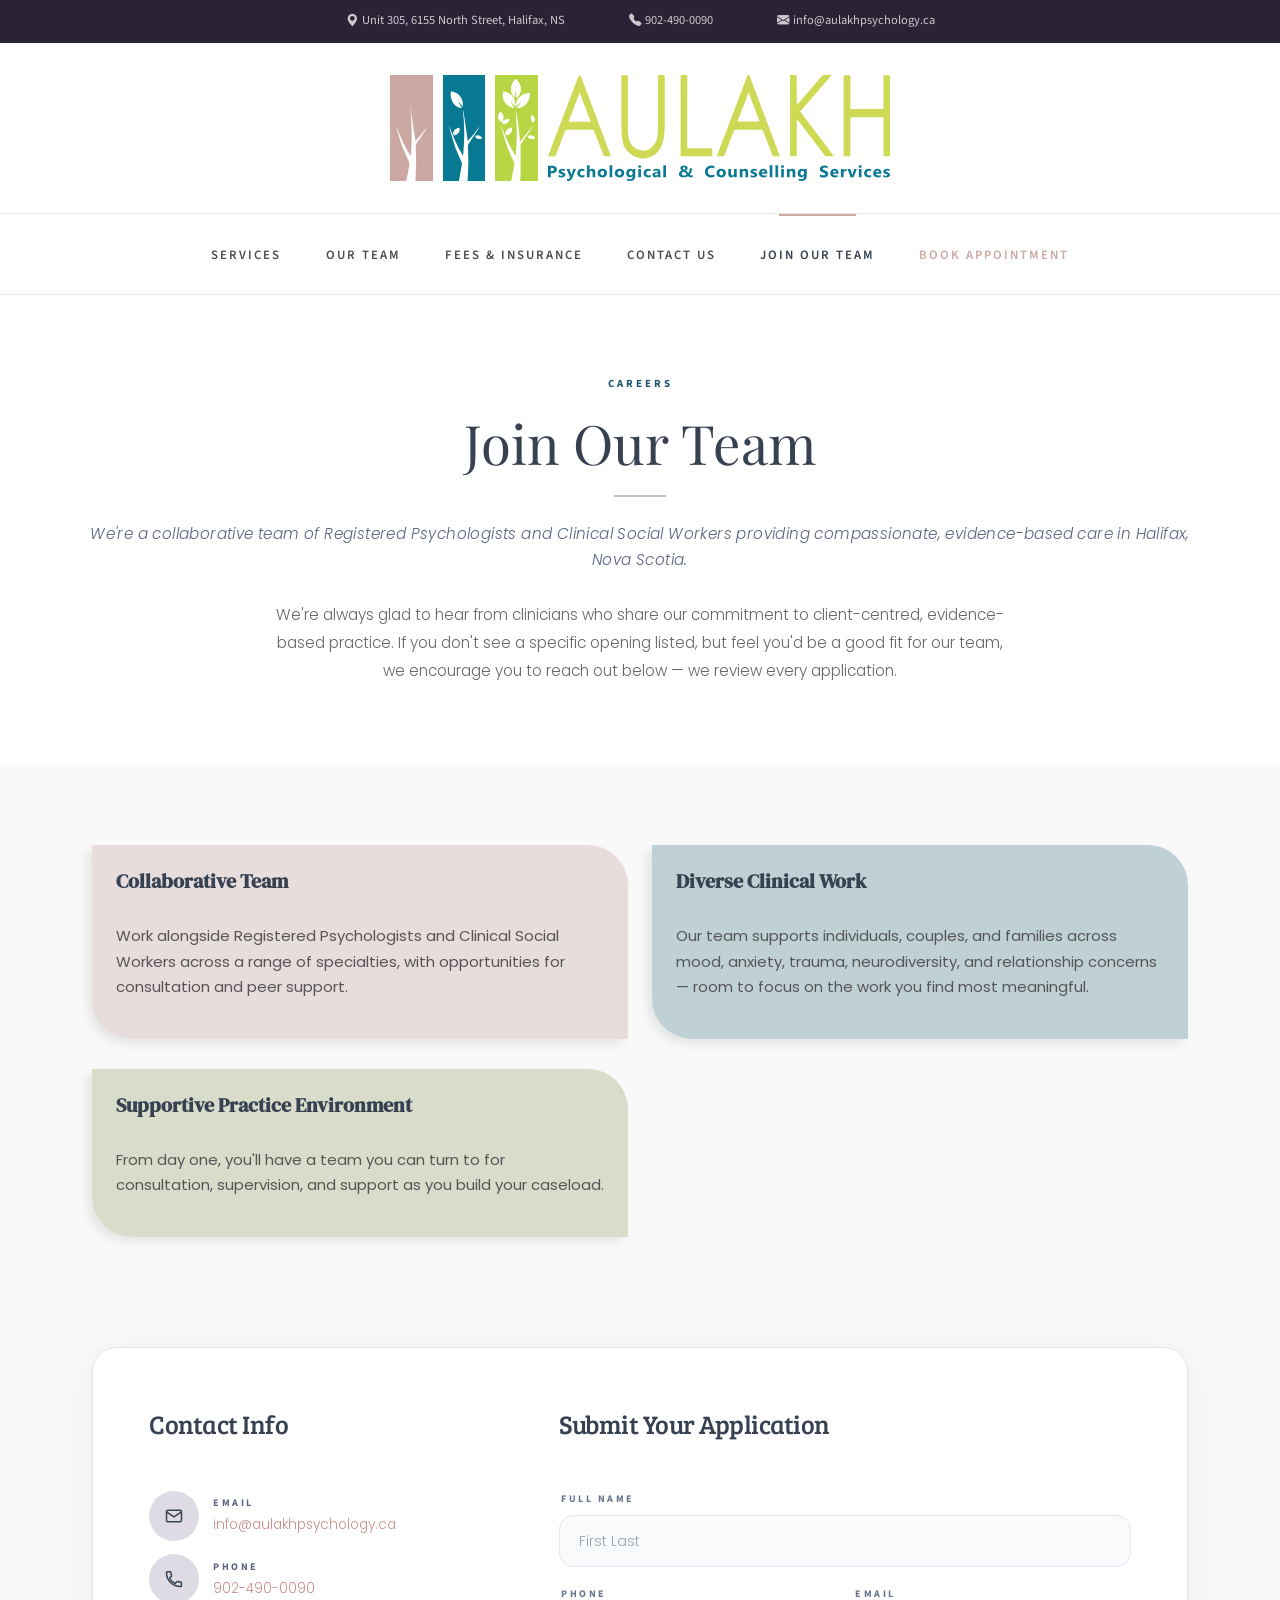
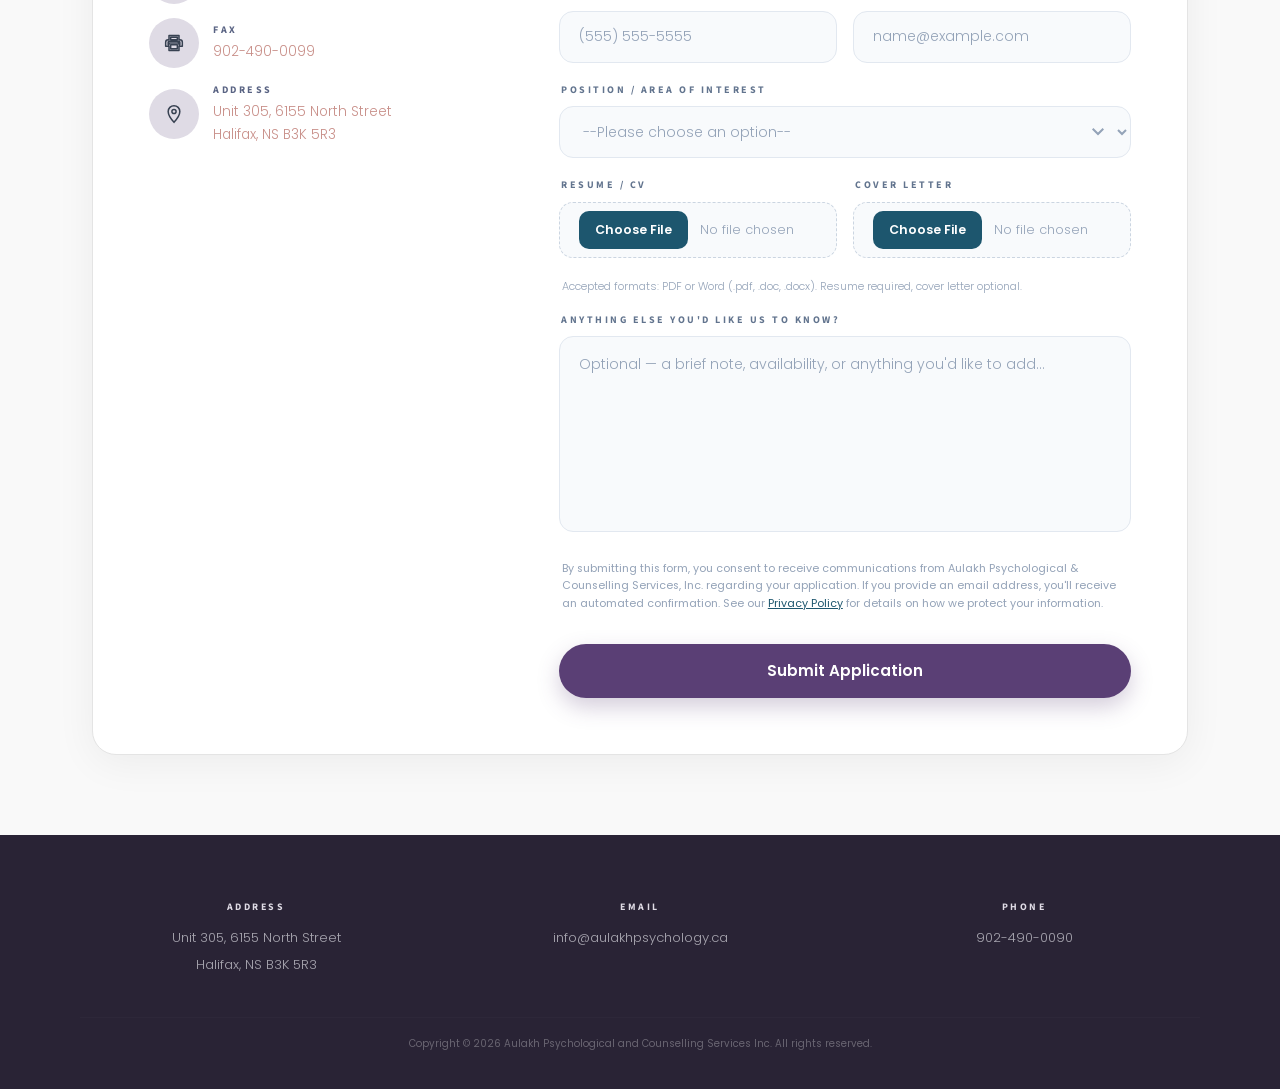
<file: join-team.html>
<!doctype html>
<html lang="en">
    <head>
        <meta charset="utf-8">
        <meta name="viewport" content="width=device-width, initial-scale=1">
        <meta name="description" content="Registered Clinical Psychologists and Social Workers in Halifax, Nova Scotia" />
	    <meta name="keywords" content="aulakh, psychology, psychological, psychologists, counselling, clinicians, assessments, telehealth" />
        <title>Join Our Team - Aulakh Psychology</title>
        
        <!-- STYLESHEETS -->
        <link href="css/animate.css" rel="stylesheet">
        <link href="css/bootstrap.css" rel="stylesheet">
        <link href="css/style.css" rel="stylesheet">
        <!-- END STYLESHEETS -->

        <!-- SCRIPTS -->
        <script src="js/jquery-4.0.0.min.js"></script>
        <script src="js/bootstrap.bundle.js"></script>
        <script src="js/main.js"></script> 
        <!-- END SCRIPTS -->
    </head>
    <body>
        <!-- PRELOADER -->
        <div class="loader-wrap">
            <!-- <span class="loader"></span> -->
        </div>
        <!-- END PRELOADER -->

        <div class="content-blur"></div>
        
        <!-- HEADER INFO BAR -->
        <div class="text-center d-none d-xl-block header-bar">
                <div class="header-banner">
                    <div class="header-content">
                        <a href="http://maps.google.com?q=6155%20North%20Street%20Halifax%20NS%20B3K%205R3" target="_blank"><i class="pe-md-1 bi bi-geo-alt-fill"></i></a><a href="http://maps.google.com?q=6155%20North%20Street%20Halifax%20NS%20B3K%205R3" target="_blank">Unit 305, 6155 North Street, Halifax, NS</a>
                    </div>
                    <div class="header-content">
                        <a href="tel:+9024900090"><i class="pe-md-1 bi bi-telephone-fill"></i></a><a href="tel:+9024900090">902-490-0090</a>
                    </div>
                    <div class="header-content">
                        <a href="mailto:info@aulakhpsychology.ca"><i class="pe-md-1 bi bi-envelope-fill"></i></a><a href="mailto:info@aulakhpsychology.ca">info@aulakhpsychology.ca</a>                  
                    </div>
                </div>
        </div>
        <!-- END HEADER INFO BAR -->

        <!-- WEBSITE LOGO -->
        <div class="logo-wrap">
            <a href="index.html" class="logo-container">
                <div class="img-container"> 
                    <img src="images/aulakh_logo_1.svg" id="logo-1" alt="Aulakh Logo Small Tree" />
                </div>
                <div class="img-container">
                    <img src="images/aulakh_logo_2.svg" id="logo-2" alt="Aulakh Logo Medium Tree" />
                </div>
                <div class="img-container">
                    <img src="images/aulakh_logo_3.svg" id="logo-3" alt="Aulakh Logo Large Tree" />
                </div>
                <div class="img-container">
                    <img src="images/aulakh_logo_4.svg" id="logo-4" alt="Aulakh Logo Text" />
                </div>
            </a>
        </div>
        <!-- END WEBSITE LOGO -->

        <!-- NAVIGATION MENU -->
        <nav class="sticky-top main-nav" role="navigation">
            <div class="navbar-container">
                <a href="index.html">
                    <img src="images/aulakh_logo.svg" class="navbar-logo" alt="Aulakh Logo">
                </a>
                <button class="navbar-toggle">
                    <span class="bar"></span>
                    <span class="bar"></span>
                    <span class="bar"></span>
                </button>
                <div class="navbar-inner">
                    <ul class="navbar-menu">
                        <li class="has-dropdown">
                            <a class="scroll" href="index.html#theraputic-services">Services</a>
                            <button  class="drop-toggle">
                                <i class="bi bi-chevron-compact-down chevron"></i>
                            </button>
                            <ul class="dropdown">
                                <li><a href="couples-therapy.html">Couples Therapy</a></li>
                                <li><a href="neurodiversity.html">Neurodiversity</a></li>
                                <li><a href="mood-disorders.html">Mood Disorders</a></li>
                                <li><a href="anxiety-disorders.html">Anxiety Disorders</a></li>
                                <li><a href="trauma.html">Trauma</a></li>
                                <li><a href="gender-sexuality.html">Gender & Sexuality</a></li>
                                <li><a href="index.html#assessment-services">Assessments</a></li>
                            </ul>
                        </li>
                        <li><a class="scroll" href="index.html#team">Our Team</a></li>
                        <li><a href="fees.html">Fees & Insurance</a></li>
                        <li><a href="contact.html">Contact Us</a></li>
                        <li class="active"><a href="join-team.html">Join Our Team</a></li>
                        <li><a data-bs-toggle="modal" data-bs-target="#bookModal" class="appointment">Book Appointment</a></li>
                    </ul>
                </div>
            </div>
        </nav>
        <!-- END NAVIGATION MENU -->

        <!-- APPOINTMENT REQUEST MODAL -->
        <div class="modal fade" id="bookModal" tabindex="-1" aria-labelledby="bookModalLabel" aria-hidden="true">
            <div class="modal-dialog modal-dialog-centered modal-xl modal-fullscreen-lg-down">
                <div class="modal-content">
                    <div class="modal-header">
                            <button type="button" class="btn-close" data-bs-dismiss="modal" aria-label="Close"></button>
                    </div>
                    <div class="modal-body">
                        <div class="modal-cta">

                            <!-- Left: Contact info -->
                            <div>
                                <h2 class="cta-contact-h">Contact Info</h2>
                                <div style="margin-top:1.75rem">
                                    <a href="mailto:info@aulakhpsychology.ca" class="contact-link">
                                        <div class="c-icon">
                                            <svg viewBox="0 0 24 24" width="20" height="20" fill="none" stroke="currentColor" stroke-width="1.8"><rect x="3" y="5" width="18" height="14" rx="2"/><path d="M3 7l9 6 9-6"/></svg>
                                        </div>
                                        <div class="c-meta">
                                            <span class="c-lbl">Email</span>
                                            <span class="c-val">info@aulakhpsychology.ca</span>
                                        </div>
                                    </a>
                                    <a href="tel:+9024900090" class="contact-link">
                                        <div class="c-icon">
                                            <svg viewBox="0 0 24 24" width="20" height="20" fill="none" stroke="currentColor" stroke-width="1.8"><path d="M6.6 10.8c1.4 2.8 3.8 5.1 6.6 6.6l2.2-2.2c.3-.3.7-.4 1-.2 1.1.4 2.3.6 3.5.6.6 0 1 .4 1 1V20c0 .6-.4 1-1 1C10.4 21 3 13.6 3 4.4c0-.6.4-1 1-1h3.4c.6 0 1 .4 1 1 0 1.2.2 2.4.6 3.5.1.4 0 .8-.2 1z" stroke-linejoin="round"/></svg>
                                        </div>
                                        <div class="c-meta">
                                            <span class="c-lbl">Phone</span>
                                            <span class="c-val">902-490-0090</span>
                                        </div>
                                    </a>
                                    <a href="fax:+9024900099" class="contact-link">
                                        <div class="c-icon">
                                            <svg viewBox="0 0 24 24" width="20" height="20" fill="none" stroke="currentColor" stroke-width="1.8"><path d="M19 8h-1V3H6v5H5c-1.66 0-3 1.34-3 3v5h4v5h12v-5h4v-5c0-1.66-1.34-3-3-3zM8 5h8v3H8V5zm8 14H8v-5h8v5zm3-5h-1v-2H6v2H5v-3c0-0.55 0.45-1 1-1h12c0.55 0 1 .45 1 1v3zM18 12.5c-.55 0-1-.45-1-1s.45-1 1-1 1 .45 1 1-.45 1-1 1z" stroke-linejoin="round"/></svg>
                                        </div>
                                        <div class="c-meta">
                                            <span class="c-lbl">Fax</span>
                                            <span class="c-val">902-490-0099</span>
                                        </div>
                                    </a>
                                    <a href="http://maps.google.com?q=6155+North+Street+Halifax+NS" target="_blank" class="contact-link">
                                        <div class="c-icon">
                                            <svg viewBox="0 0 24 24" width="20" height="20" fill="none" stroke="currentColor" stroke-width="1.8"><path d="M12 2C8.13 2 5 5.13 5 9c0 5.25 7 13 7 13s7-7.75 7-13c0-3.87-3.13-7-7-7zm0 9.5c-1.38 0-2.5-1.12-2.5-2.5s1.12-2.5 2.5-2.5 2.5 1.12 2.5 2.5-1.12 2.5-2.5 2.5z" stroke-linejoin="round"/></svg>
                                        </div>
                                        <div class="c-meta">
                                            <span class="c-lbl">Address</span>
                                            <span class="c-val">Unit 305, 6155 North Street</span>
                                            <span class="c-val">Halifax, NS B3K 5R3</span>
                                        </div>
                                    </a>
                                </div>
                            </div>

                        <!-- Right: Form -->
                        <!--
                            FORM SETUP NOTE:
                            This form submits via FormSubmit.co, the same free, no-backend service used
                            on the ADHD Assessments page. To activate it:
                            1. Replace REPLACE_WITH_INTAKE_EMAIL@aulakhpsychology.ca below with the real intake email.
                            2. FormSubmit will send that inbox one confirmation email the first time the
                            form is submitted — click the activation link in it to start receiving
                            submissions. (If you've already activated this address for the ADHD page,
                            it's already active here too.)
                        -->
                            <div>
                                <h2 class="cta-contact-h">Book Your Appointment</h2>
                                <div class="toggle-container fgroup">
                                    <span id="newClient" class="toggle-label-text">New Client</span>
                                    <label class="switch">
                                        <input type="checkbox" id="formToggler">
                                        <span class="slider round"></span>
                                    </label>
                                    <span id="existingClient" class="toggle-label-text disabled">Existing Client</span>
                                </div>

                                <form id="formA" class="toggle-form" action="https://formsubmit.co/REPLACE_WITH_INTAKE_EMAIL@aulakhpsychology.ca" method="POST">
                                    <input type="hidden" name="_subject" value="New Client Appointment Request">
                                    <input type="hidden" name="_template" value="table">
                                    <input type="hidden" name="_next" value="index.html#book-modal">
                                    <input type="text" name="_honey" style="display:none" tabindex="-1" autocomplete="off">

                                    <div class="fgroup">
                                        <label class="flabel" for="new-contact-name">Full Name</label>
                                        <input class="finput" type="text" id="new-contact-name" name="Name" placeholder="First Last" autocomplete="name" required>
                                    </div>
                                    <div class="frow fgroup">
                                        <div>
                                            <label class="flabel" for="new-contact-phone">Phone</label>
                                            <input class="finput phone-format" type="tel" id="new-contact-phone" name="Phone" placeholder="(555) 555-5555" maxlength="13" autocomplete="tel" required>
                                        </div>
                                        <div>
                                            <label class="flabel" for="new-contact-email">Email</label>
                                            <input class="finput" type="email" id="new-contact-email" name="Email" placeholder="name@example.com" autocomplete="email" required>
                                        </div>
                                    </div>
                                    <div class="fgroup">
                                        <label class="flabel" for="new-contact-info">How Can We Help?</label>
                                        <textarea class="finput" id="new-contact-info" name="Additional Information" placeholder="Briefly describe what you're looking for..." required></textarea>
                                    </div>
                                    <p class="fineprint">
                                        By submitting this form, you consent to receive communications from Aulakh
                                        Psychological & Counselling Services, Inc. If you provide an email address, you'll
                                        receive an automated confirmation. See our <a href="privacy-policy.html" target="_blank">Privacy Policy</a> for details
                                        on how we protect your information.
                                    </p>
                                    <button class="submit-btn" type="submit">Request Appointment</button>
                                </form>

                                <form id="formB" class="toggle-form hidden" action="https://formsubmit.co/REPLACE_WITH_INTAKE_EMAIL@aulakhpsychology.ca" method="POST">
                                    <input type="hidden" name="_subject" value="Existing Client Appointment Request">
                                    <input type="hidden" name="_template" value="table">
                                    <input type="hidden" name="_next" value="index.html#book-modal">
                                    <input type="text" name="_honey" style="display:none" tabindex="-1" autocomplete="off">

                                    <div class="fgroup">
                                        <label class="flabel" for="existing-contact-name">Full Name</label>
                                        <input class="finput" type="text" id="existing-contact-name" name="Name" placeholder="First Last" autocomplete="name" required>
                                    </div>
                                    <div class="frow fgroup">
                                        <div>
                                            <label class="flabel" for="existing-contact-phone">Phone</label>
                                            <input class="finput phone-format" type="tel" id="existing-contact-phone" name="Phone" placeholder="(555) 555-5555" maxlength="13" autocomplete="tel" required>
                                        </div>
                                        <div>
                                            <label class="flabel" for="existing-contact-email">Email</label>
                                            <input class="finput" type="email" id="existing-contact-email" name="Email" placeholder="name@example.com" autocomplete="email" required>
                                        </div>
                                    </div>
                                    <div class="fgroup">
                                        <label class="flabel" for="clinician-select">Select your Clinician</label>
                                        <select class="finput custom-select" id="clinician-select" name="Clinician" required>
                                            <option value="" disabled selected hidden>--Please choose an option--</option>
                                            <option value="Alissa Pencer">Dr. Alissa Pencer</option>
                                            <option value="Erica Lundberg">Erica Lundberg</option>
                                            <option value="Harpreet Aulakh">Harpreet Aulakh</option>
                                            <option value="Jey Benoit">Jey Benoit</option>
                                            <option value="Jillian Filliter">Dr. Jillian Filliter</option>
                                            <option value="Kate Robertson">Dr. Kate Robertson</option>
                                            <option value="Leigh Dunn">Dr. Leigh Dunn</option>
                                            <option value="Leslie MacIntyre">Dr. Leslie MacIntyre</option>
                                            <option value="Maggie Silvaine">Maggie Silvaine</option>
                                            <option value="Pavitra Desai">Pavitra Desai</option>
                                            <option value="Shannon Johnson">Dr. Shannon Johnson</option>
                                        </select>
                                    </div>
                                    <div class="fgroup">
                                        <label class="flabel" for="exiting-contact-info">When would you like an appointment?</label>
                                        <textarea class="finput" id="existing-contact-info" name="Additional Information" placeholder="Please list the date or range for when you would like an appointment. Leave this field blank for the earliest available appointment with your clinician."></textarea>
                                    </div>
                                    <p class="fineprint">
                                        By submitting this form, you consent to receive communications from Aulakh
                                        Psychological & Counselling Services, Inc. If you provide an email address, you'll
                                        receive an automated confirmation. See our <a href="privacy-policy.html" target="_blank">Privacy Policy</a> for details
                                        on how we protect your information.
                                    </p>
                                    <button class="submit-btn" type="submit">Request Appointment</button>
                                </form>
                            </div>

                        </div>
                    </div>
                </div>
            </div>
        </div>
        <!-- END APPOINTMENT REQUEST MODAL -->

        <!-- ── INTRO ── -->
        <div class="intro">
            <p class="intro-eyebrow">Careers</p>
            <h1>Join Our Team</h1>
            <div class="intro-rule"></div>
            <p class="intro-lead">We're a collaborative team of Registered Psychologists and Clinical Social Workers providing compassionate, evidence-based care in Halifax, Nova Scotia.</p>
            <p class="intro-body">
                We're always glad to hear from clinicians who share our commitment to client-centred,
                evidence-based practice. If you don't see a specific opening listed, but feel you'd be a
                good fit for our team, we encourage you to reach out below — we review every application.
            </p>
        </div>

        <!-- ── WHY JOIN US ── -->
        <div class="section bg-grey">
            <div class="container">
                <div class="row">
                    <div class="col-xxl-4 col-lg-6">
                        <div class="services h-100 w-100">
                            <div class="card-alt pink h-100 w-100">
                                <h3>Collaborative Team</h3>
                                <p class="description">
                                    Work alongside Registered Psychologists and Clinical Social Workers across a
                                    range of specialties, with opportunities for consultation and peer support.
                                </p>
                            </div>
                        </div>
                    </div>
                    <div class="col-xxl-4 col-lg-6">
                        <div class="services h-100 w-100">
                            <div class="card-alt blue h-100 w-100">
                                <h3>Diverse Clinical Work</h3>
                                <p class="description">
                                    Our team supports individuals, couples, and families across mood, anxiety,
                                    trauma, neurodiversity, and relationship concerns — room to focus on the
                                    work you find most meaningful.
                                </p>
                            </div>
                        </div>
                    </div>
                    <div class="col-xxl-4 col-lg-6">
                        <div class="services h-100 w-100">
                            <div class="card-alt green h-100 w-100">
                                <h3>Supportive Practice Environment</h3>
                                <p class="description">
                                    From day one, you'll have a team you can turn to for consultation,
                                    supervision, and support as you build your caseload.
                                </p>
                            </div>
                        </div>
                    </div>
                </div>
            </div>
        </div>

        <!--
            FORM SETUP NOTE:
            This form submits via FormSubmit.co, the same free, no-backend service used
            elsewhere on the site. To activate it:
            1. Replace REPLACE_WITH_CAREERS_EMAIL@aulakhpsychology.ca below with the real
               inbox that should receive applications (this can be a different address than
               the client-intake forms use).
            2. FormSubmit will send that inbox one confirmation email the first time the
               form is submitted — click the activation link in it to start receiving
               submissions.
            3. This form includes file uploads (enctype="multipart/form-data"), so resumes
               and cover letters arrive as email attachments. Free FormSubmit accounts cap
               attachment size — please check FormSubmit's current limits before launch and
               let applicants know elsewhere if you need a higher cap.
        -->
        <!-- ── APPLICATION FORM ── -->
        <div class="cta-section bg-grey" id="apply">
            <div class="container">
                <div class="cta-card">

                <!-- Left: Contact info -->
                    <div>
                        <h2 class="cta-contact-h">Contact Info</h2>
                        <div style="margin-top:1.75rem">
                            <a href="mailto:info@aulakhpsychology.ca" class="contact-link">
                                <div class="c-icon">
                                    <svg viewBox="0 0 24 24" width="20" height="20" fill="none" stroke="currentColor" stroke-width="1.8"><rect x="3" y="5" width="18" height="14" rx="2"/><path d="M3 7l9 6 9-6"/></svg>
                                </div>
                                <div class="c-meta">
                                    <span class="c-lbl">Email</span>
                                    <span class="c-val">info@aulakhpsychology.ca</span>
                                </div>
                            </a>
                            <a href="tel:+9024900090" class="contact-link">
                                <div class="c-icon">
                                    <svg viewBox="0 0 24 24" width="20" height="20" fill="none" stroke="currentColor" stroke-width="1.8"><path d="M6.6 10.8c1.4 2.8 3.8 5.1 6.6 6.6l2.2-2.2c.3-.3.7-.4 1-.2 1.1.4 2.3.6 3.5.6.6 0 1 .4 1 1V20c0 .6-.4 1-1 1C10.4 21 3 13.6 3 4.4c0-.6.4-1 1-1h3.4c.6 0 1 .4 1 1 0 1.2.2 2.4.6 3.5.1.4 0 .8-.2 1z" stroke-linejoin="round"/></svg>
                                </div>
                                <div class="c-meta">
                                    <span class="c-lbl">Phone</span>
                                    <span class="c-val">902-490-0090</span>
                                </div>
                            </a>
                            <a href="fax:+9024900099" class="contact-link">
                                <div class="c-icon">
                                    <svg viewBox="0 0 24 24" width="20" height="20" fill="none" stroke="currentColor" stroke-width="1.8"><path d="M19 8h-1V3H6v5H5c-1.66 0-3 1.34-3 3v5h4v5h12v-5h4v-5c0-1.66-1.34-3-3-3zM8 5h8v3H8V5zm8 14H8v-5h8v5zm3-5h-1v-2H6v2H5v-3c0-0.55 0.45-1 1-1h12c0.55 0 1 .45 1 1v3zM18 12.5c-.55 0-1-.45-1-1s.45-1 1-1 1 .45 1 1-.45 1-1 1z" stroke-linejoin="round"/></svg>
                                </div>
                                <div class="c-meta">
                                    <span class="c-lbl">Fax</span>
                                    <span class="c-val">902-490-0099</span>
                                </div>
                            </a>
                            <a href="http://maps.google.com?q=6155+North+Street+Halifax+NS" target="_blank" class="contact-link">
                                <div class="c-icon">
                                    <svg viewBox="0 0 24 24" width="20" height="20" fill="none" stroke="currentColor" stroke-width="1.8"><path d="M12 2C8.13 2 5 5.13 5 9c0 5.25 7 13 7 13s7-7.75 7-13c0-3.87-3.13-7-7-7zm0 9.5c-1.38 0-2.5-1.12-2.5-2.5s1.12-2.5 2.5-2.5 2.5 1.12 2.5 2.5-1.12 2.5-2.5 2.5z" stroke-linejoin="round"/></svg>
                                </div>
                                <div class="c-meta">
                                    <span class="c-lbl">Address</span>
                                    <span class="c-val">Unit 305, 6155 North Street</span>
                                    <span class="c-val">Halifax, NS B3K 5R3</span>
                                </div>
                            </a>
                        </div>
                    </div>

                <!-- Right: Application Form -->
                    <div>
                        <h2 class="cta-contact-h">Submit Your Application</h2>
                        <form action="https://formsubmit.co/REPLACE_WITH_CAREERS_EMAIL@aulakhpsychology.ca" method="POST" enctype="multipart/form-data">
                            <input type="hidden" name="_subject" value="New Job Application">
                            <input type="hidden" name="_template" value="table">
                            <input type="hidden" name="_next" value="join-team.html#apply">
                            <input type="text" name="_honey" style="display:none" tabindex="-1" autocomplete="off">

                            <div class="fgroup">
                                <label class="flabel" for="apply-name">Full Name</label>
                                <input class="finput" type="text" id="apply-name" name="Name" placeholder="First Last" autocomplete="name" required>
                            </div>
                            <div class="frow fgroup">
                                <div>
                                    <label class="flabel" for="apply-phone">Phone</label>
                                    <input class="finput phone-format" type="tel" id="apply-phone" name="Phone" placeholder="(555) 555-5555" maxlength="13" autocomplete="tel" required>
                                </div>
                                <div>
                                    <label class="flabel" for="apply-email">Email</label>
                                    <input class="finput" type="email" id="apply-email" name="Email" placeholder="name@example.com" autocomplete="email" required>
                                </div>
                            </div>
                            <div class="fgroup">
                                <label class="flabel" for="apply-role">Position / Area of Interest</label>
                                <select class="finput custom-select" id="apply-role" name="Position of Interest" required>
                                    <option value="" disabled selected hidden>--Please choose an option--</option>
                                    <option value="Registered Psychologist">Registered Psychologist</option>
                                    <option value="Provisional Psychologist / Psychological Associate">Provisional Psychologist / Psychological Associate</option>
                                    <option value="Registered Clinical Social Worker">Registered Clinical Social Worker</option>
                                    <option value="Assessment Specialist">Assessment Specialist</option>
                                    <option value="Administrative / Other">Administrative / Other</option>
                                    <option value="General Interest">General Interest / Not Sure</option>
                                </select>
                            </div>
                            <div class="frow fgroup">
                                <div>
                                    <label class="flabel" for="apply-resume">Resume / CV</label>
                                    <label class="file-input" id="apply-resume-wrap">
                                        <input class="file-input-native" type="file" id="apply-resume" name="Resume" accept=".pdf,.doc,.docx" required>
                                        <span class="file-input-btn">Choose File</span>
                                        <span class="file-input-name">No file chosen</span>
                                    </label>
                                </div>
                                <div>
                                    <label class="flabel" for="apply-cover-letter">Cover Letter</label>
                                    <label class="file-input" id="apply-cover-letter-wrap">
                                        <input class="file-input-native" type="file" id="apply-cover-letter" name="Cover Letter" accept=".pdf,.doc,.docx">
                                        <span class="file-input-btn">Choose File</span>
                                        <span class="file-input-name">No file chosen</span>
                                    </label>
                                </div>
                            </div>
                            <p class="file-hint">Accepted formats: PDF or Word (.pdf, .doc, .docx). Resume required, cover letter optional.</p>
                            <div class="fgroup">
                                <label class="flabel" for="apply-info">Anything Else You'd Like Us to Know?</label>
                                <textarea class="finput" id="apply-info" name="Additional Information" placeholder="Optional — a brief note, availability, or anything you'd like to add..."></textarea>
                            </div>
                            <p class="fineprint">
                                By submitting this form, you consent to receive communications from Aulakh
                                Psychological & Counselling Services, Inc. regarding your application. If you
                                provide an email address, you'll receive an automated confirmation. See our
                                <a href="privacy-policy.html" target="_blank">Privacy Policy</a> for details on
                                how we protect your information.
                            </p>
                            <button class="submit-btn" type="submit">Submit Application</button>
                        </form>
                    </div>
                </div>
            </div>
        </div>

        <!-- ── FOOTER ── -->
        <footer>
        <div class="footer-grid text-center">
            <div class="fcol">
            <strong>Address</strong>
            <a href="http://maps.google.com?q=6155+North+Street+Halifax+NS" target="_blank">
                Unit 305, 6155 North Street<br>Halifax, NS B3K 5R3
            </a>
            </div>
            <div class="fcol">
            <strong>Email</strong>
            <a href="mailto:info@aulakhpsychology.ca">info@aulakhpsychology.ca</a>
            </div>
            <div class="fcol">
            <strong>Phone</strong>
            <a href="tel:+9024900090">902-490-0090</a>
            </div>
        </div>
        <hr class="footer-divider">
        <p class="footer-copy">Copyright &copy; <span id="yr"></span> Aulakh Psychological and Counselling Services Inc. All rights reserved.</p>
        </footer>

        <!-- MOBILE NAVBAR SCRIPT -->
        <script src="js/navigation.js"></script>
        <!-- END MOBILE NAVBAR SCRIPT -->

        <!-- TOGGLE SCRIPT -->
        <script src="js/toggle.js"></script>
        <!-- END TOGGLE SCRIPT -->

        <!-- PHONE FORMATTING -->
        <script src="js/phone-format.js"></script>
        <!-- END PHONE FORMATTING -->

        <!-- FILE INPUT NAME DISPLAY -->
        <script src="js/file-input.js"></script>
        <!-- END FILE INPUT NAME DISPLAY -->

        <!-- SCROLL TO TOP -->
            <div class="scroll-to-top">
                <a href="#"><i class="pe-md-1 bi bi-arrow-up-square-fill"></i></a>
            </div>
        <!-- END SCROLL TO TOP -->
    </body>
</html>
</file>
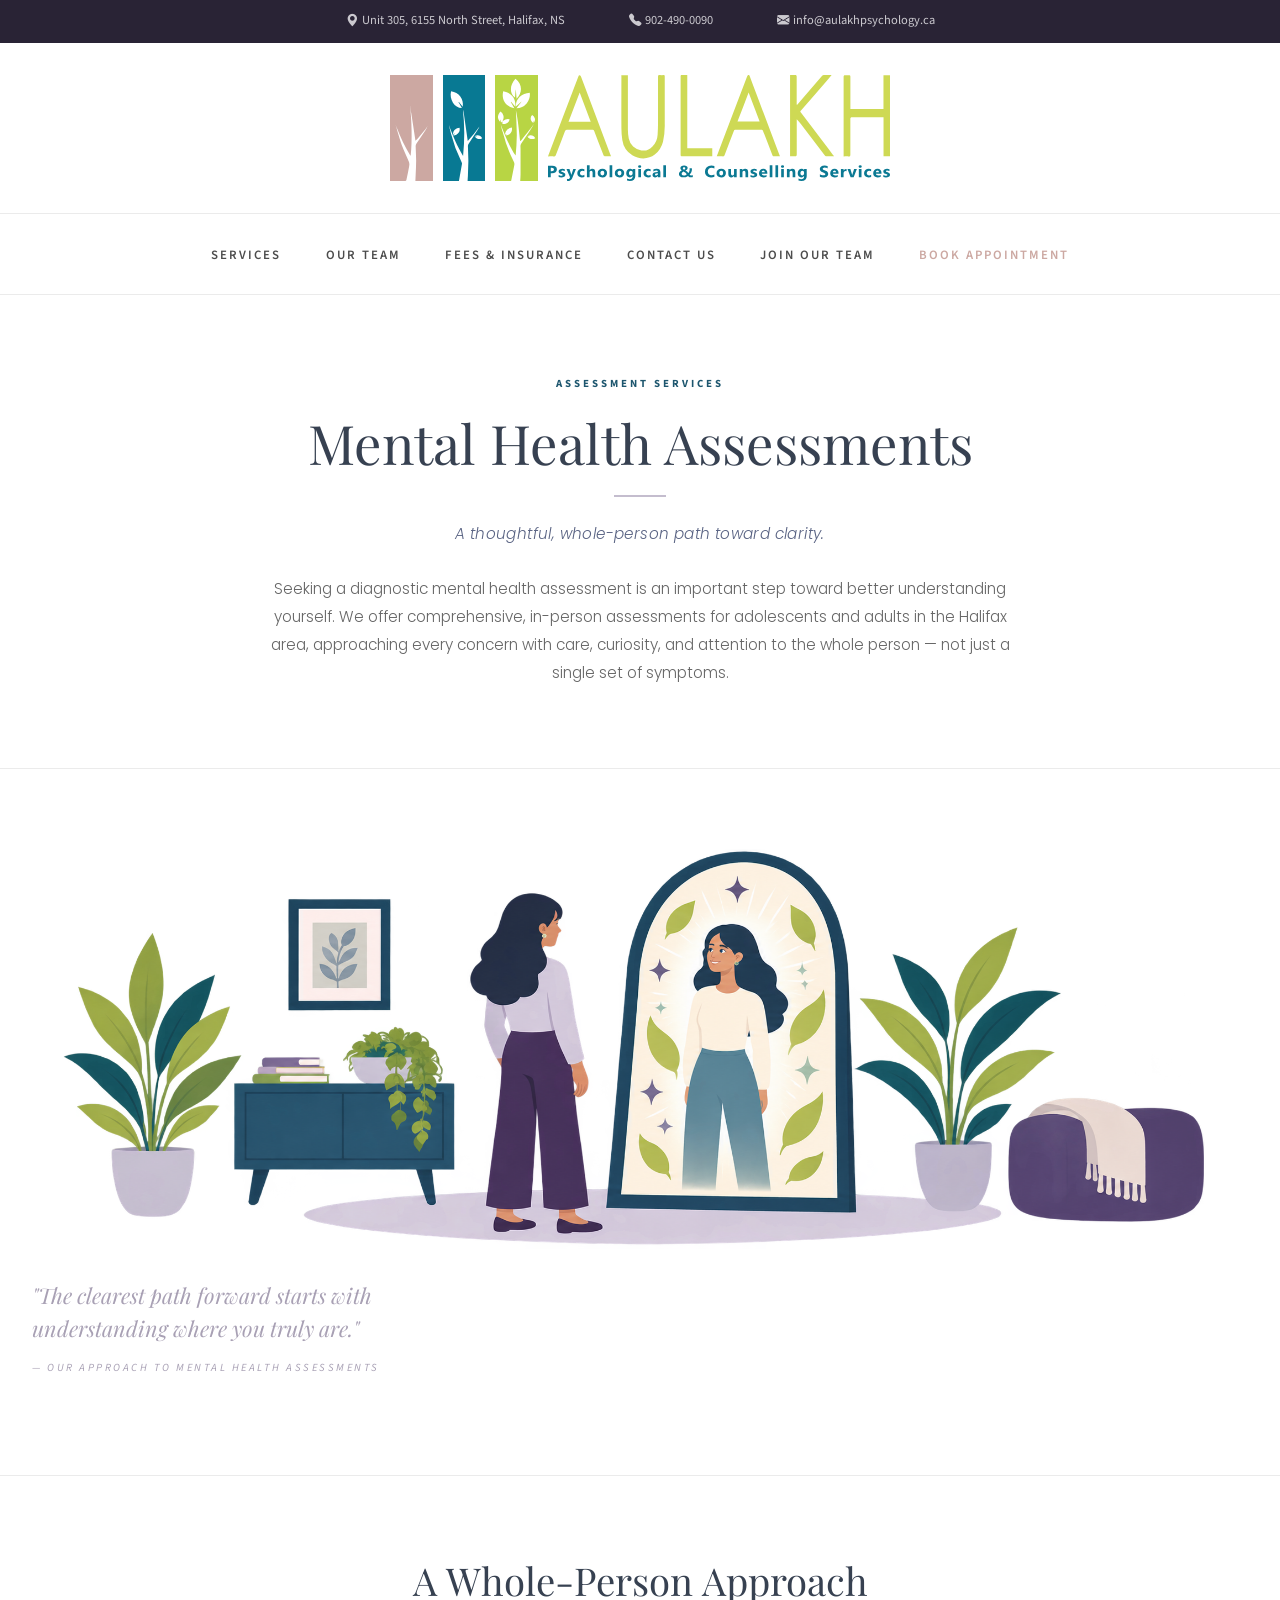
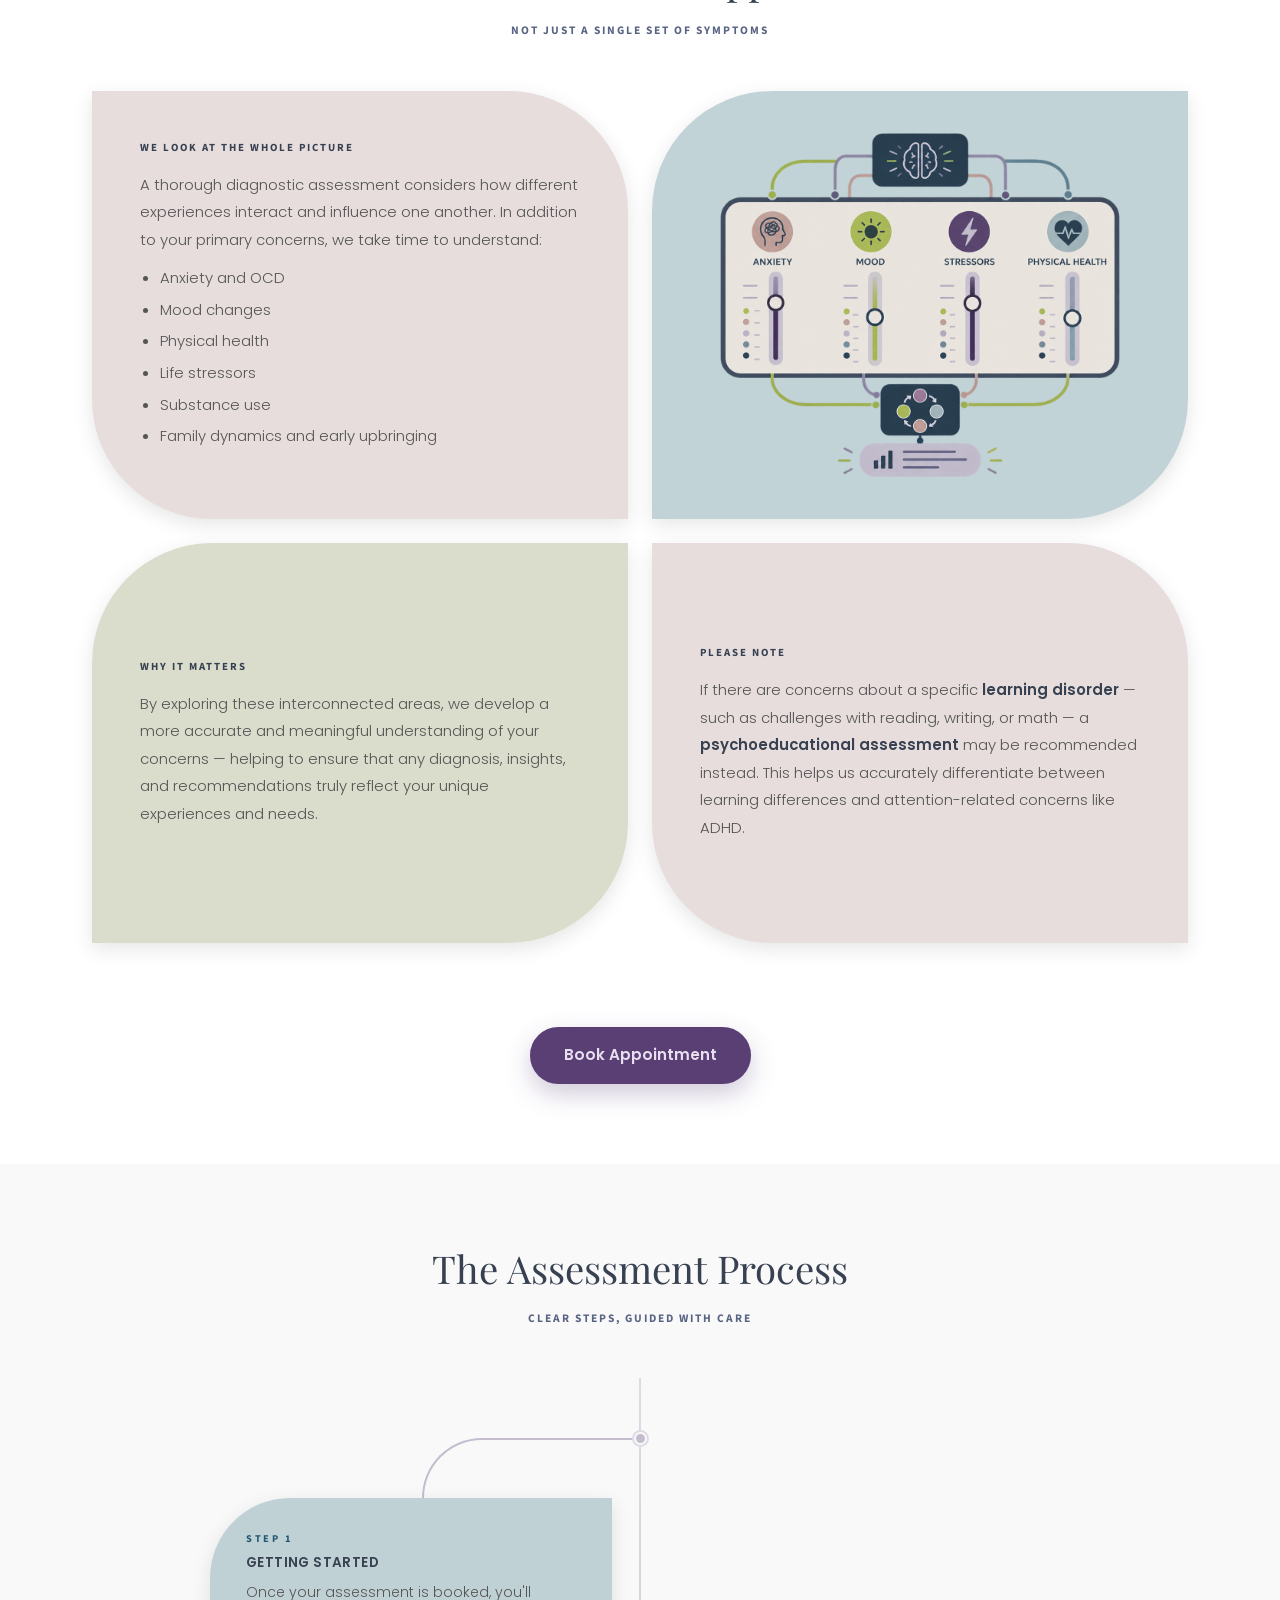
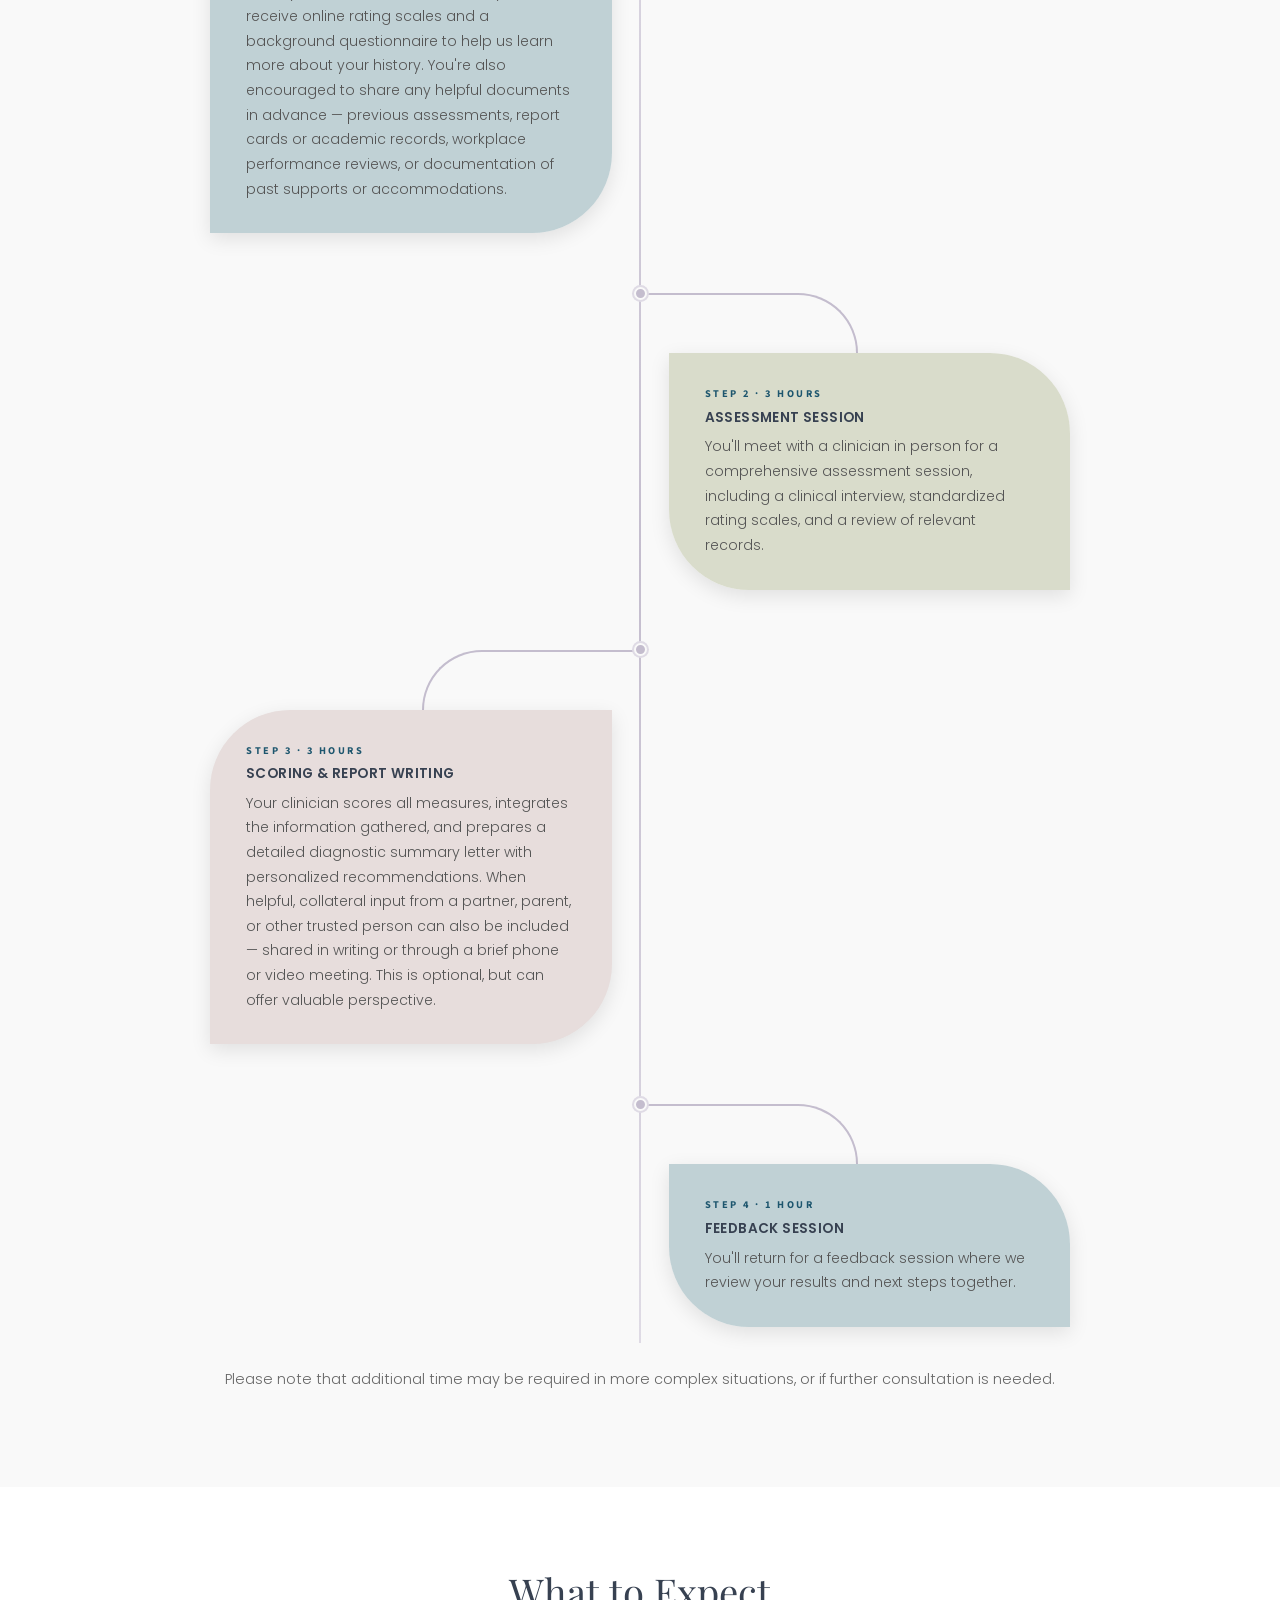
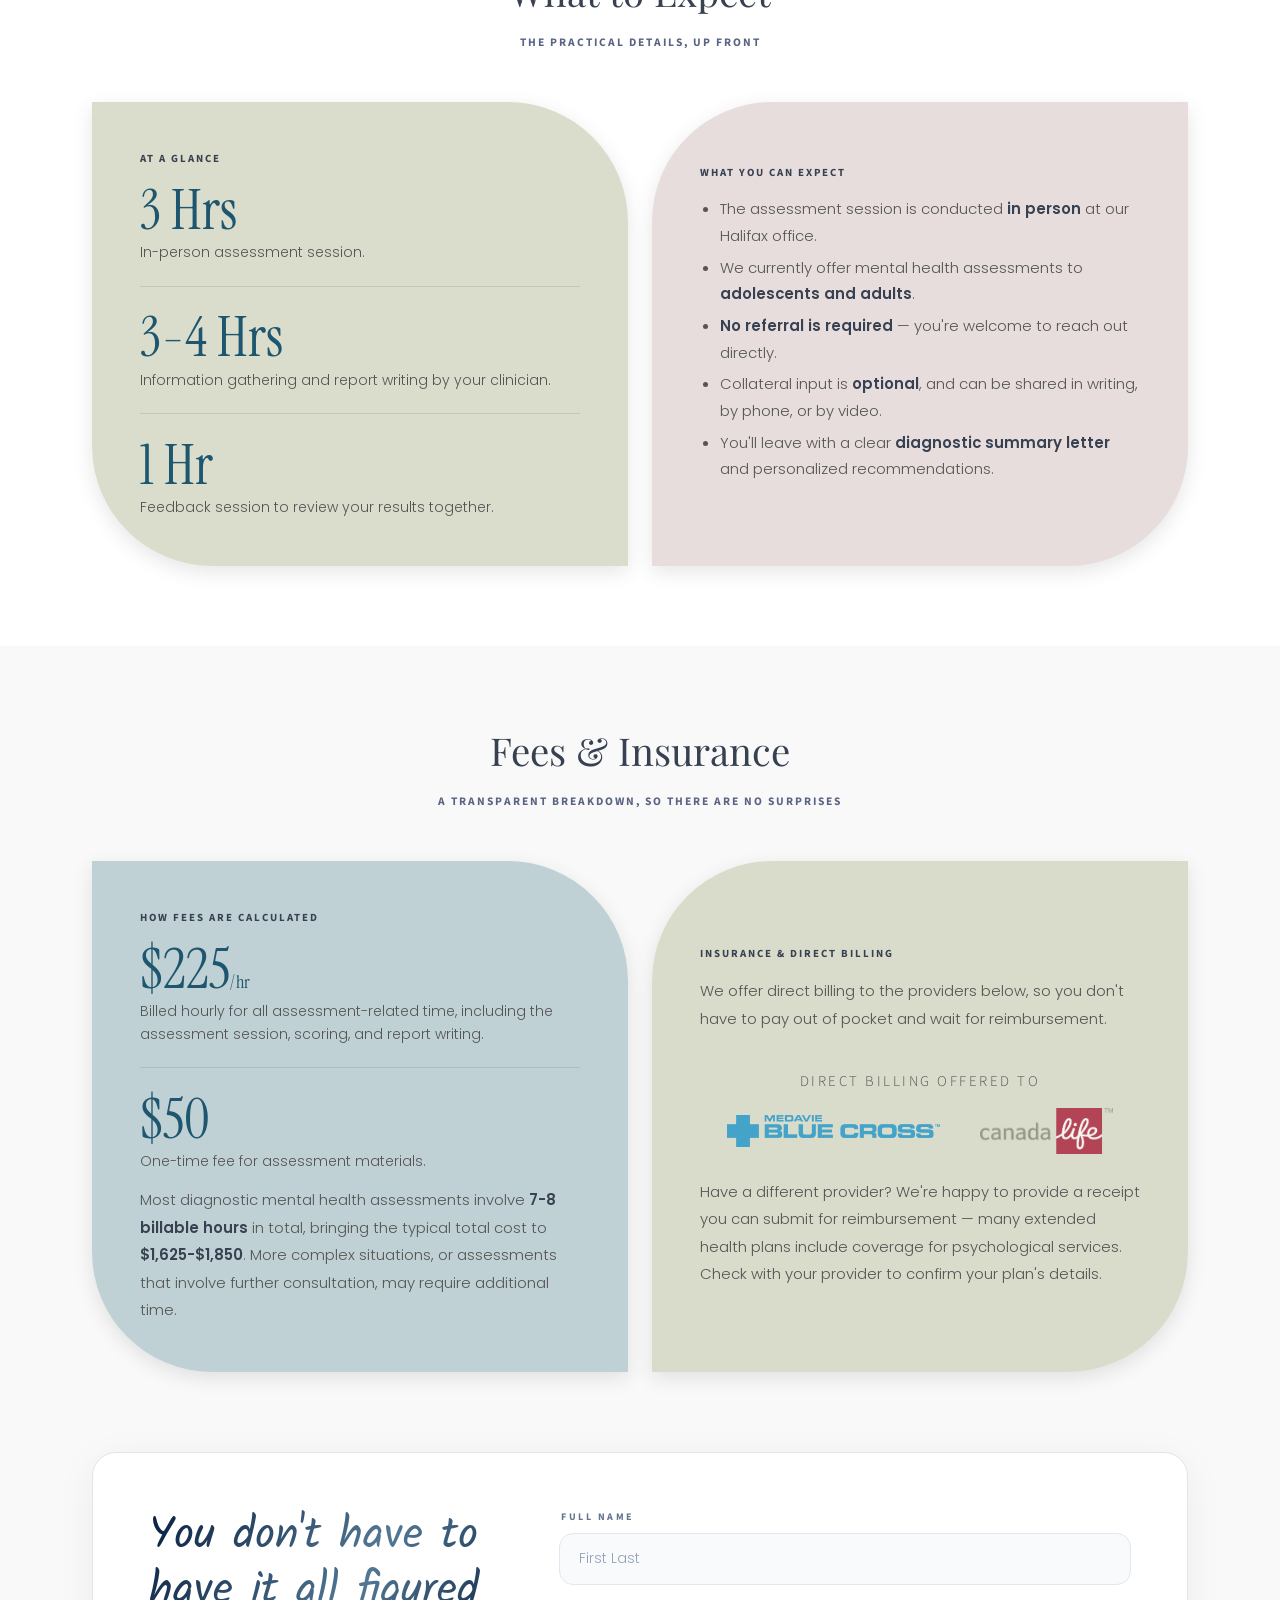
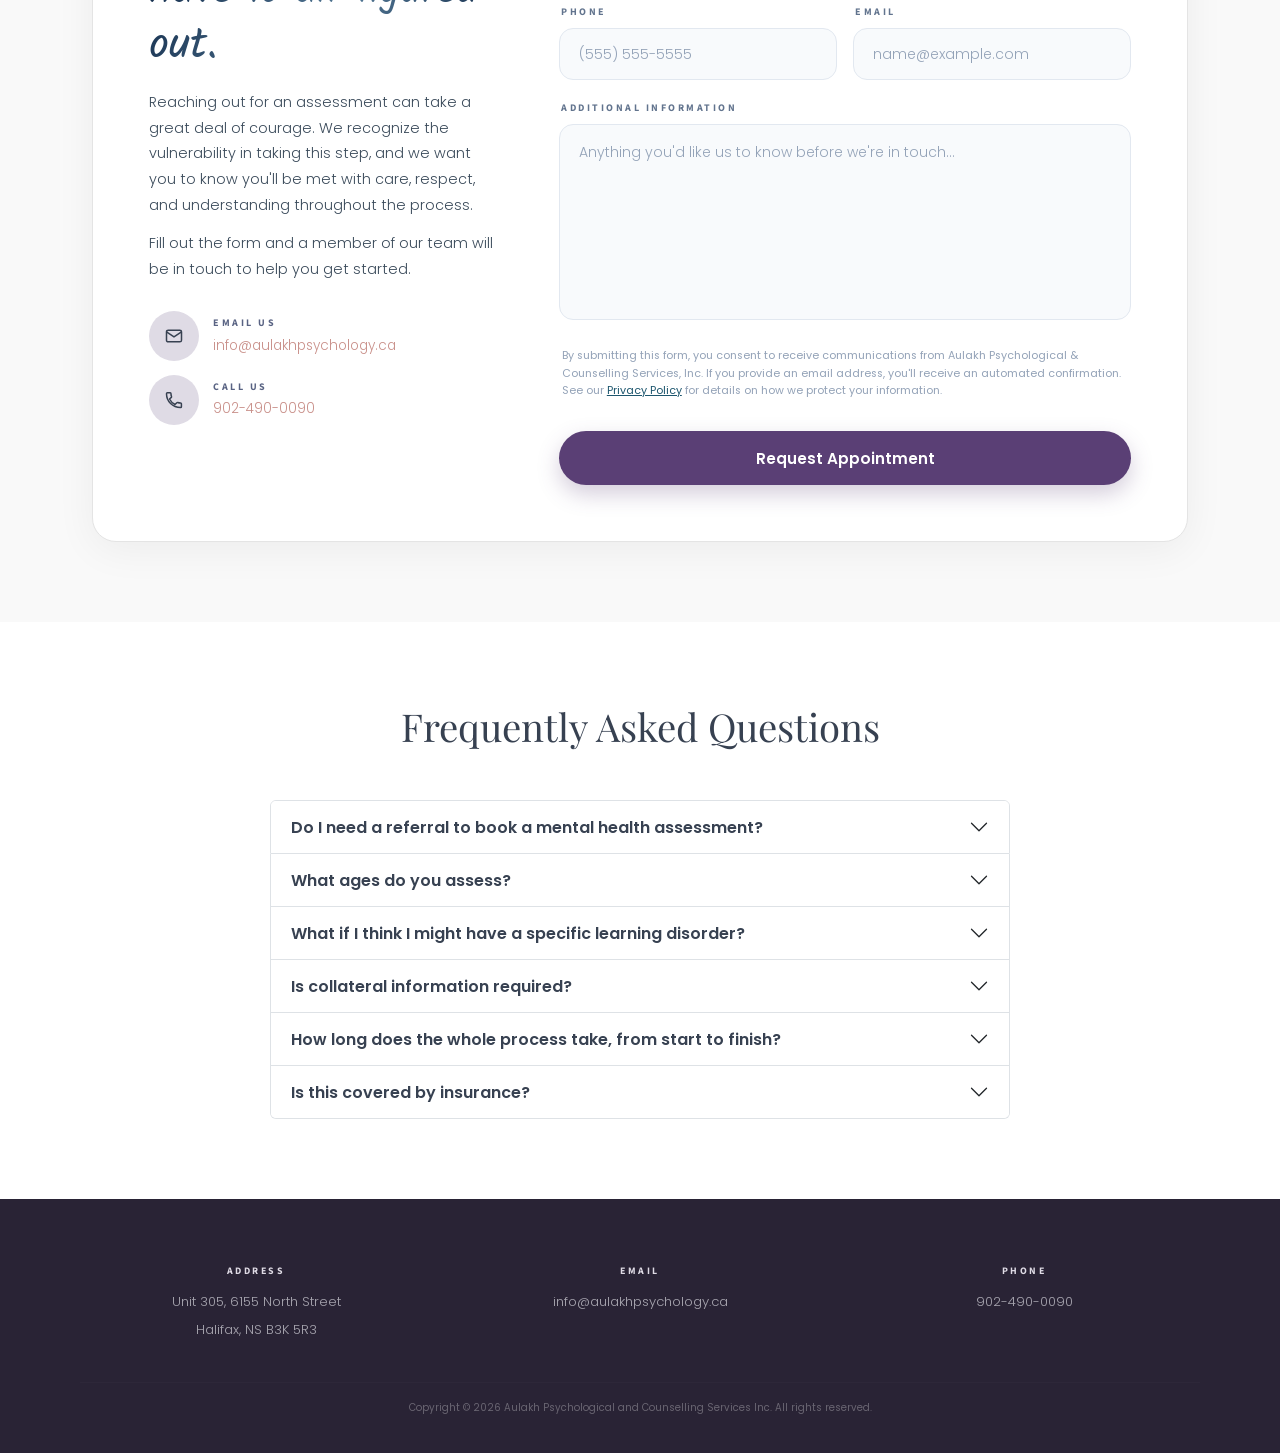
<file: mental-health-assessments.html>
<!doctype html>
<html lang="en">
    <head>
        <meta charset="utf-8">
        <meta name="viewport" content="width=device-width, initial-scale=1">
        <meta name="description" content="Registered Clinical Psychologists and Social Workers in Halifax, Nova Scotia" />
	    <meta name="keywords" content="aulakh, psychology, psychological, psychologists, counselling, clinicians, assessments, telehealth, mental health, diagnostic" />
        <title>Mental Health Assessments - Aulakh Psychology</title>

        <!-- STYLESHEETS -->
        <link href="css/animate.css" rel="stylesheet">
        <link href="css/bootstrap.css" rel="stylesheet">
        <link href="css/style.css" rel="stylesheet">
        <!-- END STYLESHEETS -->

        <!-- SCRIPTS -->
        <script src="js/jquery-4.0.0.min.js"></script>
        <script src="js/bootstrap.bundle.js"></script>
        <script src="js/main.js"></script>
        <!-- END SCRIPTS -->
    </head>
    <body>
        <!-- PRELOADER -->
        <div class="loader-wrap">
            <!-- <span class="loader"></span> -->
        </div>
        <!-- END PRELOADER -->

        <div class="content-blur"></div>

        <!-- HEADER INFO BAR -->
        <div class="text-center d-none d-xl-block header-bar">
                <div class="header-banner">
                    <div class="header-content">
                        <a href="http://maps.google.com?q=6155%20North%20Street%20Halifax%20NS%20B3K%205R3" target="_blank"><i class="pe-md-1 bi bi-geo-alt-fill"></i></a><a href="http://maps.google.com?q=6155%20North%20Street%20Halifax%20NS%20B3K%205R3" target="_blank">Unit 305, 6155 North Street, Halifax, NS</a>
                    </div>
                    <div class="header-content">
                        <a href="tel:+9024900090"><i class="pe-md-1 bi bi-telephone-fill"></i></a><a href="tel:+9024900090">902-490-0090</a>
                    </div>
                    <div class="header-content">
                        <a href="mailto:info@aulakhpsychology.ca"><i class="pe-md-1 bi bi-envelope-fill"></i></a><a href="mailto:info@aulakhpsychology.ca">info@aulakhpsychology.ca</a>
                    </div>
                </div>
        </div>
        <!-- END HEADER INFO BAR -->

        <!-- WEBSITE LOGO -->
        <div class="logo-wrap">
            <a href="index.html" class="logo-container">
                <div class="img-container">
                    <img src="images/aulakh_logo_1.svg" id="logo-1" alt="Aulakh Logo Small Tree" />
                </div>
                <div class="img-container">
                    <img src="images/aulakh_logo_2.svg" id="logo-2" alt="Aulakh Logo Medium Tree" />
                </div>
                <div class="img-container">
                    <img src="images/aulakh_logo_3.svg" id="logo-3" alt="Aulakh Logo Large Tree" />
                </div>
                <div class="img-container">
                    <img src="images/aulakh_logo_4.svg" id="logo-4" alt="Aulakh Logo Text" />
                </div>
            </a>
        </div>
        <!-- END WEBSITE LOGO -->

        <!-- NAVIGATION MENU -->
        <nav class="sticky-top main-nav" role="navigation">
            <div class="navbar-container">
                <a href="index.html">
                    <img src="images/aulakh_logo.svg" class="navbar-logo" alt="Aulakh Logo">
                </a>
                <button class="navbar-toggle">
                    <span class="bar"></span>
                    <span class="bar"></span>
                    <span class="bar"></span>
                </button>
                <div class="navbar-inner">
                    <ul class="navbar-menu">
                        <li class="has-dropdown">
                            <a class="scroll" href="index.html#theraputic-services">Services</a>
                            <button  class="drop-toggle">
                                <i class="bi bi-chevron-compact-down chevron"></i>
                            </button>
                            <ul class="dropdown">
                                <li><a href="couples-therapy.html">Couples Therapy</a></li>
                                <li><a href="neurodiversity.html">Neurodiversity</a></li>
                                <li><a href="mood-disorders.html">Mood Disorders</a></li>
                                <li><a href="anxiety-disorders.html">Anxiety Disorders</a></li>
                                <li><a href="trauma.html">Trauma</a></li>
                                <li><a href="gender-sexuality.html">Gender & Sexuality</a></li>
                                <li class="active"><a href="index.html#assessment-services">Assessments</a></li>
                            </ul>
                        </li>
                        <li><a class="scroll" href="index.html#team">Our Team</a></li>
                        <li><a href="fees.html">Fees & Insurance</a></li>
                        <li><a href="contact.html">Contact Us</a></li>
                        <li><a href="join-team.html">Join Our Team</a></li>
                        <li><a data-bs-toggle="modal" data-bs-target="#bookModal" class="appointment">Book Appointment</a></li>
                    </ul>
                </div>
            </div>
        </nav>
        <!-- END NAVIGATION MENU -->

        <!-- APPOINTMENT REQUEST MODAL -->
        <div class="modal fade" id="bookModal" tabindex="-1" aria-labelledby="bookModalLabel" aria-hidden="true">
            <div class="modal-dialog modal-dialog-centered modal-xl modal-fullscreen-lg-down">
                <div class="modal-content">
                    <div class="modal-header">
                            <button type="button" class="btn-close" data-bs-dismiss="modal" aria-label="Close"></button>
                    </div>
                    <div class="modal-body">
                        <div class="modal-cta">

                            <!-- Left: Contact info -->
                            <div>
                                <h2 class="cta-contact-h">Contact Info</h2>
                                <div style="margin-top:1.75rem">
                                    <a href="mailto:info@aulakhpsychology.ca" class="contact-link">
                                        <div class="c-icon">
                                            <svg viewBox="0 0 24 24" width="20" height="20" fill="none" stroke="currentColor" stroke-width="1.8"><rect x="3" y="5" width="18" height="14" rx="2"/><path d="M3 7l9 6 9-6"/></svg>
                                        </div>
                                        <div class="c-meta">
                                            <span class="c-lbl">Email</span>
                                            <span class="c-val">info@aulakhpsychology.ca</span>
                                        </div>
                                    </a>
                                    <a href="tel:+9024900090" class="contact-link">
                                        <div class="c-icon">
                                            <svg viewBox="0 0 24 24" width="20" height="20" fill="none" stroke="currentColor" stroke-width="1.8"><path d="M6.6 10.8c1.4 2.8 3.8 5.1 6.6 6.6l2.2-2.2c.3-.3.7-.4 1-.2 1.1.4 2.3.6 3.5.6.6 0 1 .4 1 1V20c0 .6-.4 1-1 1C10.4 21 3 13.6 3 4.4c0-.6.4-1 1-1h3.4c.6 0 1 .4 1 1 0 1.2.2 2.4.6 3.5.1.4 0 .8-.2 1z" stroke-linejoin="round"/></svg>
                                        </div>
                                        <div class="c-meta">
                                            <span class="c-lbl">Phone</span>
                                            <span class="c-val">902-490-0090</span>
                                        </div>
                                    </a>
                                    <a href="fax:+9024900099" class="contact-link">
                                        <div class="c-icon">
                                            <svg viewBox="0 0 24 24" width="20" height="20" fill="none" stroke="currentColor" stroke-width="1.8"><path d="M19 8h-1V3H6v5H5c-1.66 0-3 1.34-3 3v5h4v5h12v-5h4v-5c0-1.66-1.34-3-3-3zM8 5h8v3H8V5zm8 14H8v-5h8v5zm3-5h-1v-2H6v2H5v-3c0-0.55 0.45-1 1-1h12c0.55 0 1 .45 1 1v3zM18 12.5c-.55 0-1-.45-1-1s.45-1 1-1 1 .45 1 1-.45 1-1 1z" stroke-linejoin="round"/></svg>
                                        </div>
                                        <div class="c-meta">
                                            <span class="c-lbl">Fax</span>
                                            <span class="c-val">902-490-0099</span>
                                        </div>
                                    </a>
                                    <a href="http://maps.google.com?q=6155+North+Street+Halifax+NS" target="_blank" class="contact-link">
                                        <div class="c-icon">
                                            <svg viewBox="0 0 24 24" width="20" height="20" fill="none" stroke="currentColor" stroke-width="1.8"><path d="M12 2C8.13 2 5 5.13 5 9c0 5.25 7 13 7 13s7-7.75 7-13c0-3.87-3.13-7-7-7zm0 9.5c-1.38 0-2.5-1.12-2.5-2.5s1.12-2.5 2.5-2.5 2.5 1.12 2.5 2.5-1.12 2.5-2.5 2.5z" stroke-linejoin="round"/></svg>
                                        </div>
                                        <div class="c-meta">
                                            <span class="c-lbl">Address</span>
                                            <span class="c-val">Unit 305, 6155 North Street</span>
                                            <span class="c-val">Halifax, NS B3K 5R3</span>
                                        </div>
                                    </a>
                                </div>
                            </div>

                        <!-- Right: Form -->
                        <!--
                            FORM SETUP NOTE:
                            This form submits via FormSubmit.co, the same free, no-backend service used
                            on the ADHD Assessments page. To activate it:
                            1. Replace REPLACE_WITH_INTAKE_EMAIL@aulakhpsychology.ca below with the real intake email.
                            2. FormSubmit will send that inbox one confirmation email the first time the
                            form is submitted — click the activation link in it to start receiving
                            submissions. (If you've already activated this address for the ADHD page,
                            it's already active here too.)
                        -->
                            <div>
                                <h2 class="cta-contact-h">Book Your Appointment</h2>
                                <div class="toggle-container fgroup">
                                    <span id="newClient" class="toggle-label-text">New Client</span>
                                    <label class="switch">
                                        <input type="checkbox" id="formToggler">
                                        <span class="slider round"></span>
                                    </label>
                                    <span id="existingClient" class="toggle-label-text disabled">Existing Client</span>
                                </div>

                                <form id="formA" class="toggle-form" action="https://formsubmit.co/REPLACE_WITH_INTAKE_EMAIL@aulakhpsychology.ca" method="POST">
                                    <input type="hidden" name="_subject" value="New Client Appointment Request">
                                    <input type="hidden" name="_template" value="table">
                                    <input type="hidden" name="_next" value="index.html#book-modal">
                                    <input type="text" name="_honey" style="display:none" tabindex="-1" autocomplete="off">

                                    <div class="fgroup">
                                        <label class="flabel" for="new-contact-name">Full Name</label>
                                        <input class="finput" type="text" id="new-contact-name" name="Name" placeholder="First Last" autocomplete="name" required>
                                    </div>
                                    <div class="frow fgroup">
                                        <div>
                                            <label class="flabel" for="new-contact-phone">Phone</label>
                                            <input class="finput phone-format" type="tel" id="new-contact-phone" name="Phone" placeholder="(555) 555-5555" maxlength="13" autocomplete="tel" required>
                                        </div>
                                        <div>
                                            <label class="flabel" for="new-contact-email">Email</label>
                                            <input class="finput" type="email" id="new-contact-email" name="Email" placeholder="name@example.com" autocomplete="email" required>
                                        </div>
                                    </div>
                                    <div class="fgroup">
                                        <label class="flabel" for="new-contact-info">How Can We Help?</label>
                                        <textarea class="finput" id="new-contact-info" name="Additional Information" placeholder="Briefly describe what you're looking for..." required></textarea>
                                    </div>
                                    <p class="fineprint">
                                        By submitting this form, you consent to receive communications from Aulakh
                                        Psychological & Counselling Services, Inc. If you provide an email address, you'll
                                        receive an automated confirmation. See our <a href="privacy-policy.html" target="_blank">Privacy Policy</a> for details
                                        on how we protect your information.
                                    </p>
                                    <button class="submit-btn" type="submit">Request Appointment</button>
                                </form>

                                <form id="formB" class="toggle-form hidden" action="https://formsubmit.co/REPLACE_WITH_INTAKE_EMAIL@aulakhpsychology.ca" method="POST">
                                    <input type="hidden" name="_subject" value="Existing Client Appointment Request">
                                    <input type="hidden" name="_template" value="table">
                                    <input type="hidden" name="_next" value="index.html#book-modal">
                                    <input type="text" name="_honey" style="display:none" tabindex="-1" autocomplete="off">

                                    <div class="fgroup">
                                        <label class="flabel" for="existing-contact-name">Full Name</label>
                                        <input class="finput" type="text" id="existing-contact-name" name="Name" placeholder="First Last" autocomplete="name" required>
                                    </div>
                                    <div class="frow fgroup">
                                        <div>
                                            <label class="flabel" for="existing-contact-phone">Phone</label>
                                            <input class="finput phone-format" type="tel" id="existing-contact-phone" name="Phone" placeholder="(555) 555-5555" maxlength="13" autocomplete="tel" required>
                                        </div>
                                        <div>
                                            <label class="flabel" for="existing-contact-email">Email</label>
                                            <input class="finput" type="email" id="existing-contact-email" name="Email" placeholder="name@example.com" autocomplete="email" required>
                                        </div>
                                    </div>
                                    <div class="fgroup">
                                        <label class="flabel" for="clinician-select">Select your Clinician</label>
                                        <select class="finput custom-select" id="clinician-select" name="Clinician" required>
                                            <option value="" disabled selected hidden>--Please choose an option--</option>
                                            <option value="Alissa Pencer">Dr. Alissa Pencer</option>
                                            <option value="Erica Lundberg">Erica Lundberg</option>
                                            <option value="Harpreet Aulakh">Harpreet Aulakh</option>
                                            <option value="Jey Benoit">Jey Benoit</option>
                                            <option value="Jillian Filliter">Dr. Jillian Filliter</option>
                                            <option value="Kate Robertson">Dr. Kate Robertson</option>
                                            <option value="Leigh Dunn">Dr. Leigh Dunn</option>
                                            <option value="Leslie MacIntyre">Dr. Leslie MacIntyre</option>
                                            <option value="Maggie Silvaine">Maggie Silvaine</option>
                                            <option value="Pavitra Desai">Pavitra Desai</option>
                                            <option value="Shannon Johnson">Dr. Shannon Johnson</option>
                                        </select>
                                    </div>
                                    <div class="fgroup">
                                        <label class="flabel" for="exiting-contact-info">When would you like an appointment?</label>
                                        <textarea class="finput" id="existing-contact-info" name="Additional Information" placeholder="Please list the date or range for when you would like an appointment. Leave this field blank for the earliest available appointment with your clinician."></textarea>
                                    </div>
                                    <p class="fineprint">
                                        By submitting this form, you consent to receive communications from Aulakh
                                        Psychological & Counselling Services, Inc. If you provide an email address, you'll
                                        receive an automated confirmation. See our <a href="privacy-policy.html" target="_blank">Privacy Policy</a> for details
                                        on how we protect your information.
                                    </p>
                                    <button class="submit-btn" type="submit">Request Appointment</button>
                                </form>
                            </div>

                        </div>
                    </div>
                </div>
            </div>
        </div>
        <!-- END APPOINTMENT REQUEST MODAL -->

        <!-- ── INTRO ── -->
        <div class="intro">
            <p class="intro-eyebrow">Assessment Services</p>
            <h1>Mental Health Assessments</h1>
            <div class="intro-rule"></div>
            <p class="intro-lead">A thoughtful, whole-person path toward clarity.</p>
            <p class="intro-body">
                Seeking a diagnostic mental health assessment is an important step toward better understanding
                yourself. We offer comprehensive, in-person assessments for adolescents and adults in the Halifax
                area, approaching every concern with care, curiosity, and attention to the whole person — not just a
                single set of symptoms.
            </p>
        </div>

        <!-- ── HERO IMAGE ── -->
        <div class="hero-wrap">
            <div class="hero-img-wrap">
                <img src="images/mental-health-01.png">        
            </div>
            <div class="hero-quote">
                <p>
                    "The clearest path forward starts with understanding where you truly are."
                    <br>
                    <span>— Our Approach to Mental Health Assessments</span>
                </p>
            </div>
        </div>

        <!-- ── A WHOLE-PERSON APPROACH ── -->
        <div class="section bg-white">
            <div class="container">
                <div class="section-head">
                    <h2>A Whole-Person Approach</h2>
                    <span class="sub">Not just a single set of symptoms</span>
                </div>
                <div class="two-col">
                    <div class="ibox pink leaf-l shadow-lt">
                        <span class="box-tag">We Look at the Whole Picture</span>
                        <p>
                            A thorough diagnostic assessment considers how different experiences interact and
                            influence one another. In addition to your primary concerns, we take time to understand:
                        </p>
                        <ul>
                            <li>Anxiety and OCD</li>
                            <li>Mood changes</li>
                            <li>Physical health</li>
                            <li>Life stressors</li>
                            <li>Substance use</li>
                            <li>Family dynamics and early upbringing</li>
                        </ul>
                    </div>
                    <div class="leaf-r shadow-lt">
                        <img class="fill-img blue leaf-r" src="images/mental-health-02.png">
                    </div>
                    <div class="ibox green leaf-r shadow-lt">
                        <span class="box-tag">Why It Matters</span>
                        <p>
                            By exploring these interconnected areas, we develop a more accurate and meaningful
                            understanding of your concerns — helping to ensure that any diagnosis, insights, and
                            recommendations truly reflect your unique experiences and needs.
                        </p>
                    </div>
                    <div class="ibox pink leaf-l shadow-lt">
                    <span class="box-tag">Please Note</span>
                    <p>
                        If there are concerns about a specific <strong>learning disorder</strong> — such as
                        challenges with reading, writing, or math — a <strong>psychoeducational assessment</strong>
                        may be recommended instead. This helps us accurately differentiate between learning
                        differences and attention-related concerns like ADHD.
                    </p>
                </div>
                </div>
                <div class="text-center" style="margin-top: 3.5rem;">
                    <a data-bs-toggle="modal" data-bs-target="#bookModal" class="btn-appt">Book Appointment</a>
                </div>
            </div>
        </div>

        <!-- ── THE ASSESSMENT PROCESS ── -->
        <div class="process-section bg-grey">
            <div class="container">
                <div class="section-head">
                    <h2>The Assessment Process</h2>
                    <span class="sub">Clear steps, guided with care</span>
                </div>

                <div class="timeline">

                    <!-- Step 1 (left) -->
                    <div class="tl-row">
                        <div class="curve-row">
                            <div style="width: 50%;"></div>
                            <div class="curve-l"></div>
                        </div>
                        <div class="tl-dot"><div class="tl-dot-inner"></div></div>
                        <div class="tl-spacer"></div>
                    </div>

                    <div class="tl-row">
                        <div class="tl-card blue lr">
                            <span class="session-tag">Step 1</span>
                            <h4>Getting Started</h4>
                            <p>
                                Once your assessment is booked, you'll receive online rating scales and a background
                                questionnaire to help us learn more about your history. You're also encouraged to
                                share any helpful documents in advance — previous assessments, report cards or
                                academic records, workplace performance reviews, or documentation of past supports or
                                accommodations.
                            </p>
                        </div>
                        <div></div>
                        <div></div>
                    </div>

                    <!-- Step 2 (right) -->
                    <div class="tl-row">
                        <div class="tl-spacer"></div>
                        <div class="tl-dot"><div class="tl-dot-inner"></div></div>
                        <div class="curve-row">
                            <div class="curve-r"></div>
                            <div style="width: 50%;"></div>
                        </div>
                    </div>

                    <div class="tl-row">
                        <div></div>
                        <div></div>
                        <div class="tl-card green ll">
                            <span class="session-tag">Step 2 · 3 Hours</span>
                            <h4>Assessment Session</h4>
                            <p>
                                You'll meet with a clinician in person for a comprehensive assessment session,
                                including a clinical interview, standardized rating scales, and a review of relevant
                                records.
                            </p>
                        </div>
                    </div>

                    <!-- Step 3 (left) -->
                    <div class="tl-row">
                        <div class="curve-row">
                            <div style="width: 50%;"></div>
                            <div class="curve-l"></div>
                        </div>
                        <div class="tl-dot"><div class="tl-dot-inner"></div></div>
                        <div class="tl-spacer"></div>
                    </div>

                    <div class="tl-row">
                        <div class="tl-card pink lr">
                            <span class="session-tag">Step 3 · 3 Hours</span>
                            <h4>Scoring & Report Writing</h4>
                            <p>
                                Your clinician scores all measures, integrates the information gathered, and prepares
                                a detailed diagnostic summary letter with personalized recommendations. When helpful,
                                collateral input from a partner, parent, or other trusted person can also be included
                                — shared in writing or through a brief phone or video meeting. This is optional, but
                                can offer valuable perspective.
                            </p>
                        </div>
                        <div></div>
                        <div></div>
                    </div>

                    <!-- Step 4 (right) -->
                    <div class="tl-row">
                        <div class="tl-spacer"></div>
                        <div class="tl-dot"><div class="tl-dot-inner"></div></div>
                        <div class="curve-row">
                            <div class="curve-r"></div>
                            <div style="width: 50%;"></div>
                        </div>
                    </div>

                    <div class="tl-row">
                        <div></div>
                        <div></div>
                        <div class="tl-card blue ll" style="margin-bottom: 1rem;">
                            <span class="session-tag">Step 4 · 1 Hour</span>
                            <h4>Feedback Session</h4>
                            <p>
                                You'll return for a feedback session where we review your results and next steps
                                together.
                            </p>
                        </div>
                    </div>
                </div>
                <p class="eft-link" style="margin-top:1.5rem;">
                    Please note that additional time may be required in more complex situations, or if further
                    consultation is needed.
                </p>
            </div>
        </div>

        <!-- ── WHAT TO EXPECT ── -->
        <div class="section bg-white">
            <div class="container">
                <div class="section-head">
                    <h2>What to Expect</h2>
                    <span class="sub">The practical details, up front</span>
                </div>
                <div class="two-col">
                    <div class="ibox green leaf-l shadow-lt">
                        <span class="box-tag">At a Glance</span>
                        <div class="stat-block">
                            <div class="stat-num">3 Hrs</div>
                            <div class="stat-lbl">In-person assessment session.</div>
                        </div>
                        <div class="stat-block">
                            <div class="stat-num">3-4 Hrs</div>
                            <div class="stat-lbl">Information gathering and report writing by your clinician.</div>
                        </div>
                        <div class="stat-block">
                            <div class="stat-num">1 Hr</div>
                            <div class="stat-lbl">Feedback session to review your results together.</div>
                        </div>
                    </div>
                    <div class="ibox pink leaf-r shadow-lt">
                        <span class="box-tag">What You Can Expect</span>
                        <ul>
                            <li>The assessment session is conducted <strong>in person</strong> at our Halifax office.</li>
                            <li>We currently offer mental health assessments to <strong>adolescents and adults</strong>.</li>
                            <li><strong>No referral is required</strong> — you're welcome to reach out directly.</li>
                            <li>Collateral input is <strong>optional</strong>, and can be shared in writing, by phone, or by video.</li>
                            <li>You'll leave with a clear <strong>diagnostic summary letter</strong> and personalized recommendations.</li>
                        </ul>
                    </div>
                </div>
            </div>
        </div>

        <!-- ── FEES & INSURANCE ── -->
        <div class="section bg-grey">
            <div class="container">
                <div class="section-head">
                    <h2>Fees & Insurance</h2>
                    <span class="sub">A transparent breakdown, so there are no surprises</span>
                </div>
                <div class="two-col">
                    <div class="ibox blue leaf-l shadow-lt">
                        <span class="box-tag">How Fees Are Calculated</span>
                        <div class="stat-block">
                            <div class="stat-num">$225<span style="font-size:1.15rem;font-weight:400;">/hr</span></div>
                            <div class="stat-lbl">Billed hourly for all assessment-related time, including the assessment session, scoring, and report writing.</div>
                        </div>
                        <div class="stat-block">
                            <div class="stat-num">$50</div>
                            <div class="stat-lbl">One-time fee for assessment materials.</div>
                        </div>
                        <p style="margin-top:.85rem">
                            Most diagnostic mental health assessments involve <strong>7-8 billable hours</strong> in
                            total, bringing the typical total cost to <strong>$1,625-$1,850</strong>. More complex
                            situations, or assessments that involve further consultation, may require additional
                            time.
                        </p>
                    </div>
                    <div class="ibox green leaf-r shadow-lt">
                        <span class="box-tag">Insurance & Direct Billing</span>
                        <p>
                            We offer direct billing to the providers below, so you don't have to pay out of pocket
                            and wait for reimbursement.
                        </p>
                        <div class="insure" style="padding-top:1.5rem;">
                            <p class="insure-lbl">Direct Billing Offered To</p>
                            <div class="insure-logos">
                                <img src="images/logo-blue-cross.png" alt="Medavie Blue Cross" height="32">
                                <img src="images/logo-canada-life.png" alt="Canada Life" height="46">
                            </div>
                        </div>
                        <p style="margin-top:1.5rem">
                            Have a different provider? We're happy to provide a receipt you can submit for
                            reimbursement — many extended health plans include coverage for psychological services.
                            Check with your provider to confirm your plan's details.
                        </p>
                    </div>
                </div>
            </div>
        </div>

        <!-- ── CTA / APPOINTMENT REQUEST ── -->
        <div class="cta-section bg-grey" id="appointment-request">
            <div class="container">
                <div class="cta-card">

                    <!-- Left: Contact info -->
                    <div>
                        <h2 class="cta-h">You don't have to have it all figured out.</h2>
                        <p class="cta-sub">
                            Reaching out for an assessment can take a great deal of courage. We recognize the
                            vulnerability in taking this step, and we want you to know you'll be met with care,
                            respect, and understanding throughout the process.
                        </p>
                        <p class="cta-sub">
                            Fill out the form and a member of our team will be in touch to help you get started.
                        </p>
                        <div style="margin-top:1.75rem">
                            <a href="mailto:info@aulakhpsychology.ca" class="contact-link">
                                <div class="c-icon">
                                    <svg viewBox="0 0 24 24" width="20" height="20" fill="none" stroke="currentColor" stroke-width="1.8"><rect x="3" y="5" width="18" height="14" rx="2"/><path d="M3 7l9 6 9-6"/></svg>
                                </div>
                                <div class="c-meta">
                                    <span class="c-lbl">Email Us</span>
                                    <span class="c-val">info@aulakhpsychology.ca</span>
                                </div>
                            </a>
                            <a href="tel:+9024900090" class="contact-link">
                                <div class="c-icon">
                                    <svg viewBox="0 0 24 24" width="20" height="20" fill="none" stroke="currentColor" stroke-width="1.8"><path d="M6.6 10.8c1.4 2.8 3.8 5.1 6.6 6.6l2.2-2.2c.3-.3.7-.4 1-.2 1.1.4 2.3.6 3.5.6.6 0 1 .4 1 1V20c0 .6-.4 1-1 1C10.4 21 3 13.6 3 4.4c0-.6.4-1 1-1h3.4c.6 0 1 .4 1 1 0 1.2.2 2.4.6 3.5.1.4 0 .8-.2 1z" stroke-linejoin="round"/></svg>
                                </div>
                                <div class="c-meta">
                                    <span class="c-lbl">Call Us</span>
                                    <span class="c-val">902-490-0090</span>
                                </div>
                            </a>
                        </div>
                    </div>

                    <!-- Right: Form -->
                    <!--
                        FORM SETUP NOTE:
                        This form submits via FormSubmit.co, the same free, no-backend service used
                        on the ADHD and Autism Assessments pages. To activate it:
                        1. Replace REPLACE_WITH_INTAKE_EMAIL@aulakhpsychology.ca below with the real intake email.
                        2. FormSubmit will send that inbox one confirmation email the first time the
                        form is submitted — click the activation link in it to start receiving
                        submissions. (If that address is already activated from another page, it's
                        already active here too.)
                    -->
                    <div>
                        <form action="https://formsubmit.co/REPLACE_WITH_INTAKE_EMAIL@aulakhpsychology.ca" method="POST">
                            <input type="hidden" name="_subject" value="New Mental Health Assessment Appointment Request">
                            <input type="hidden" name="_template" value="table">
                            <input type="hidden" name="_next" value="mental-health-assessments.html#appointment-request">
                            <input type="text" name="_honey" style="display:none" tabindex="-1" autocomplete="off">

                            <div class="fgroup">
                                <label class="flabel" for="mh-full-name">Full Name</label>
                                <input class="finput" type="text" id="mh-full-name" name="Full Name" placeholder="First Last" autocomplete="name" required>
                            </div>
                            <div class="frow fgroup">
                                <div>
                                    <label class="flabel" for="mh-phone">Phone</label>
                                    <input class="finput phone-format" type="tel" id="mh-phone" name="Phone" placeholder="(555) 555-5555" autocomplete="tel" required>
                                </div>
                                <div>
                                    <label class="flabel" for="mh-email">Email</label>
                                    <input class="finput" type="email" id="mh-email" name="Email" placeholder="name@example.com" autocomplete="email" required>
                                </div>
                            </div>
                            <div class="fgroup">
                                <label class="flabel" for="mh-info">Additional Information</label>
                                <textarea class="finput" id="mh-info" name="Additional Information" placeholder="Anything you'd like us to know before we're in touch..."></textarea>
                            </div>
                            <p class="fineprint">
                                By submitting this form, you consent to receive communications from Aulakh
                                Psychological & Counselling Services, Inc. If you provide an email address, you'll
                                receive an automated confirmation. See our <a href="privacy-policy.html" target="_blank">Privacy Policy</a> for details
                                on how we protect your information.
                            </p>
                            <button class="submit-btn" type="submit">Request Appointment</button>
                        </form>
                    </div>
                </div>
            </div>
        </div>

        <!-- ── FAQ ── -->
        <div class="section bg-white">
            <div class="container">
                <div class="section-head">
                    <h2>Frequently Asked Questions</h2>
                </div>
                <div class="accordion section-body" id="accordionMHFaq">
                    <div class="accordion-item">
                        <h2 class="accordion-header">
                            <button class="accordion-button collapsed" type="button" data-bs-toggle="collapse" data-bs-target="#mhFaqReferral" aria-expanded="false" aria-controls="mhFaqReferral">
                                <strong>Do I need a referral to book a mental health assessment?</strong>
                            </button>
                        </h2>
                        <div id="mhFaqReferral" class="accordion-collapse collapse" data-bs-parent="#accordionMHFaq">
                            <div class="accordion-body">
                                No referral is required. You're welcome to reach out to us directly to get started.
                            </div>
                        </div>
                    </div>
                    <div class="accordion-item">
                        <h2 class="accordion-header">
                            <button class="accordion-button collapsed" type="button" data-bs-toggle="collapse" data-bs-target="#mhFaqAges" aria-expanded="false" aria-controls="mhFaqAges">
                                <strong>What ages do you assess?</strong>
                            </button>
                        </h2>
                        <div id="mhFaqAges" class="accordion-collapse collapse" data-bs-parent="#accordionMHFaq">
                            <div class="accordion-body">
                                We currently offer mental health assessments to adolescents and adults.
                            </div>
                        </div>
                    </div>
                    <div class="accordion-item">
                        <h2 class="accordion-header">
                            <button class="accordion-button collapsed" type="button" data-bs-toggle="collapse" data-bs-target="#mhFaqLearning" aria-expanded="false" aria-controls="mhFaqLearning">
                                <strong>What if I think I might have a specific learning disorder?</strong>
                            </button>
                        </h2>
                        <div id="mhFaqLearning" class="accordion-collapse collapse" data-bs-parent="#accordionMHFaq">
                            <div class="accordion-body">
                                If there are concerns about a learning disorder — such as challenges with reading,
                                writing, or math — a psychoeducational assessment may be recommended instead, so we
                                can accurately differentiate between learning differences and attention-related
                                concerns like ADHD.
                            </div>
                        </div>
                    </div>
                    <div class="accordion-item">
                        <h2 class="accordion-header">
                            <button class="accordion-button collapsed" type="button" data-bs-toggle="collapse" data-bs-target="#mhFaqCollateral" aria-expanded="false" aria-controls="mhFaqCollateral">
                                <strong>Is collateral information required?</strong>
                            </button>
                        </h2>
                        <div id="mhFaqCollateral" class="accordion-collapse collapse" data-bs-parent="#accordionMHFaq">
                            <div class="accordion-body">
                                No, it's optional. If helpful, input from a partner, parent, or other trusted person
                                can be shared in writing or through a brief phone or video meeting, and can offer
                                valuable perspective on your concerns.
                            </div>
                        </div>
                    </div>
                    <div class="accordion-item">
                        <h2 class="accordion-header">
                            <button class="accordion-button collapsed" type="button" data-bs-toggle="collapse" data-bs-target="#mhFaqTimeline" aria-expanded="false" aria-controls="mhFaqTimeline">
                                <strong>How long does the whole process take, from start to finish?</strong>
                            </button>
                        </h2>
                        <div id="mhFaqTimeline" class="accordion-collapse collapse" data-bs-parent="#accordionMHFaq">
                            <div class="accordion-body">
                                Most assessments involve about 7-8 billable hours in total: a 3-hour assessment
                                session, 3 hours of scoring and report writing behind the scenes, and a 1-hour
                                feedback session. More complex situations may take additional time.
                            </div>
                        </div>
                    </div>
                    <div class="accordion-item">
                        <h2 class="accordion-header">
                            <button class="accordion-button collapsed" type="button" data-bs-toggle="collapse" data-bs-target="#mhFaqInsurance" aria-expanded="false" aria-controls="mhFaqInsurance">
                                <strong>Is this covered by insurance?</strong>
                            </button>
                        </h2>
                        <div id="mhFaqInsurance" class="accordion-collapse collapse" data-bs-parent="#accordionMHFaq">
                            <div class="accordion-body">
                                We offer direct billing to Medavie Blue Cross and Canada Life. For other providers,
                                we're happy to provide a receipt you can submit for reimbursement — check with your
                                plan to confirm your coverage for psychological services.
                            </div>
                        </div>
                    </div>
                </div>
            </div>
        </div>

        <!-- ── FOOTER ── -->
        <footer>
        <div class="footer-grid text-center">
            <div class="fcol">
            <strong>Address</strong>
            <a href="http://maps.google.com?q=6155+North+Street+Halifax+NS" target="_blank">
                Unit 305, 6155 North Street<br>Halifax, NS B3K 5R3
            </a>
            </div>
            <div class="fcol">
            <strong>Email</strong>
            <a href="mailto:info@aulakhpsychology.ca">info@aulakhpsychology.ca</a>
            </div>
            <div class="fcol">
            <strong>Phone</strong>
            <a href="tel:+9024900090">902-490-0090</a>
            </div>
        </div>
        <hr class="footer-divider">
        <p class="footer-copy">Copyright &copy; <span id="yr"></span> Aulakh Psychological and Counselling Services Inc. All rights reserved.</p>
        </footer>

        <!-- MOBILE NAVBAR SCRIPT -->
        <script src="js/navigation.js"></script>
        <!-- END MOBILE NAVBAR SCRIPT -->

        <!-- TOGGLE SCRIPT -->
        <script src="js/toggle.js"></script>
        <!-- END TOGGLE SCRIPT -->

        <!-- PHONE FORMATTING -->
        <script src="js/phone-format.js"></script>
        <!-- END PHONE FORMATTING -->

        <!-- SCROLL TO TOP -->
            <div class="scroll-to-top">
                <a href="#"><i class="pe-md-1 bi bi-arrow-up-square-fill"></i></a>
            </div>
        <!-- END SCROLL TO TOP -->
    </body>
</html>
</file>
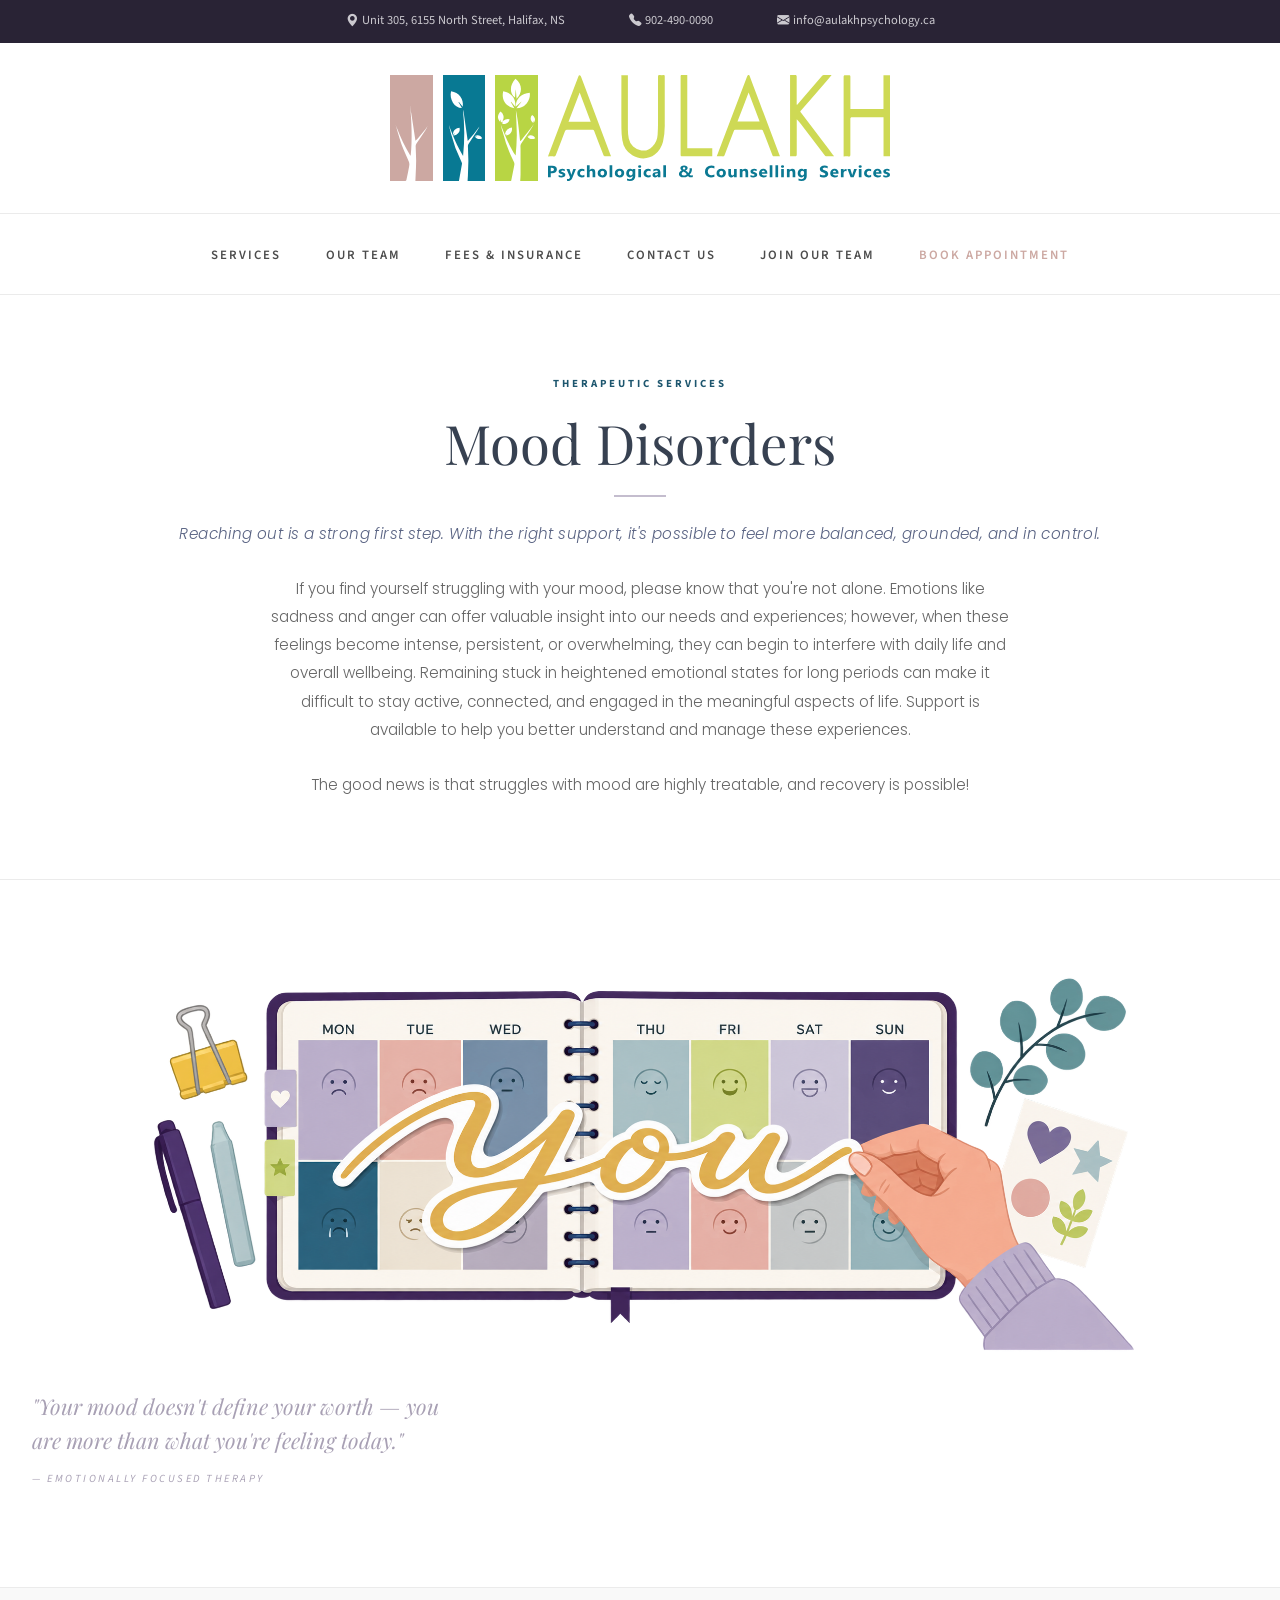
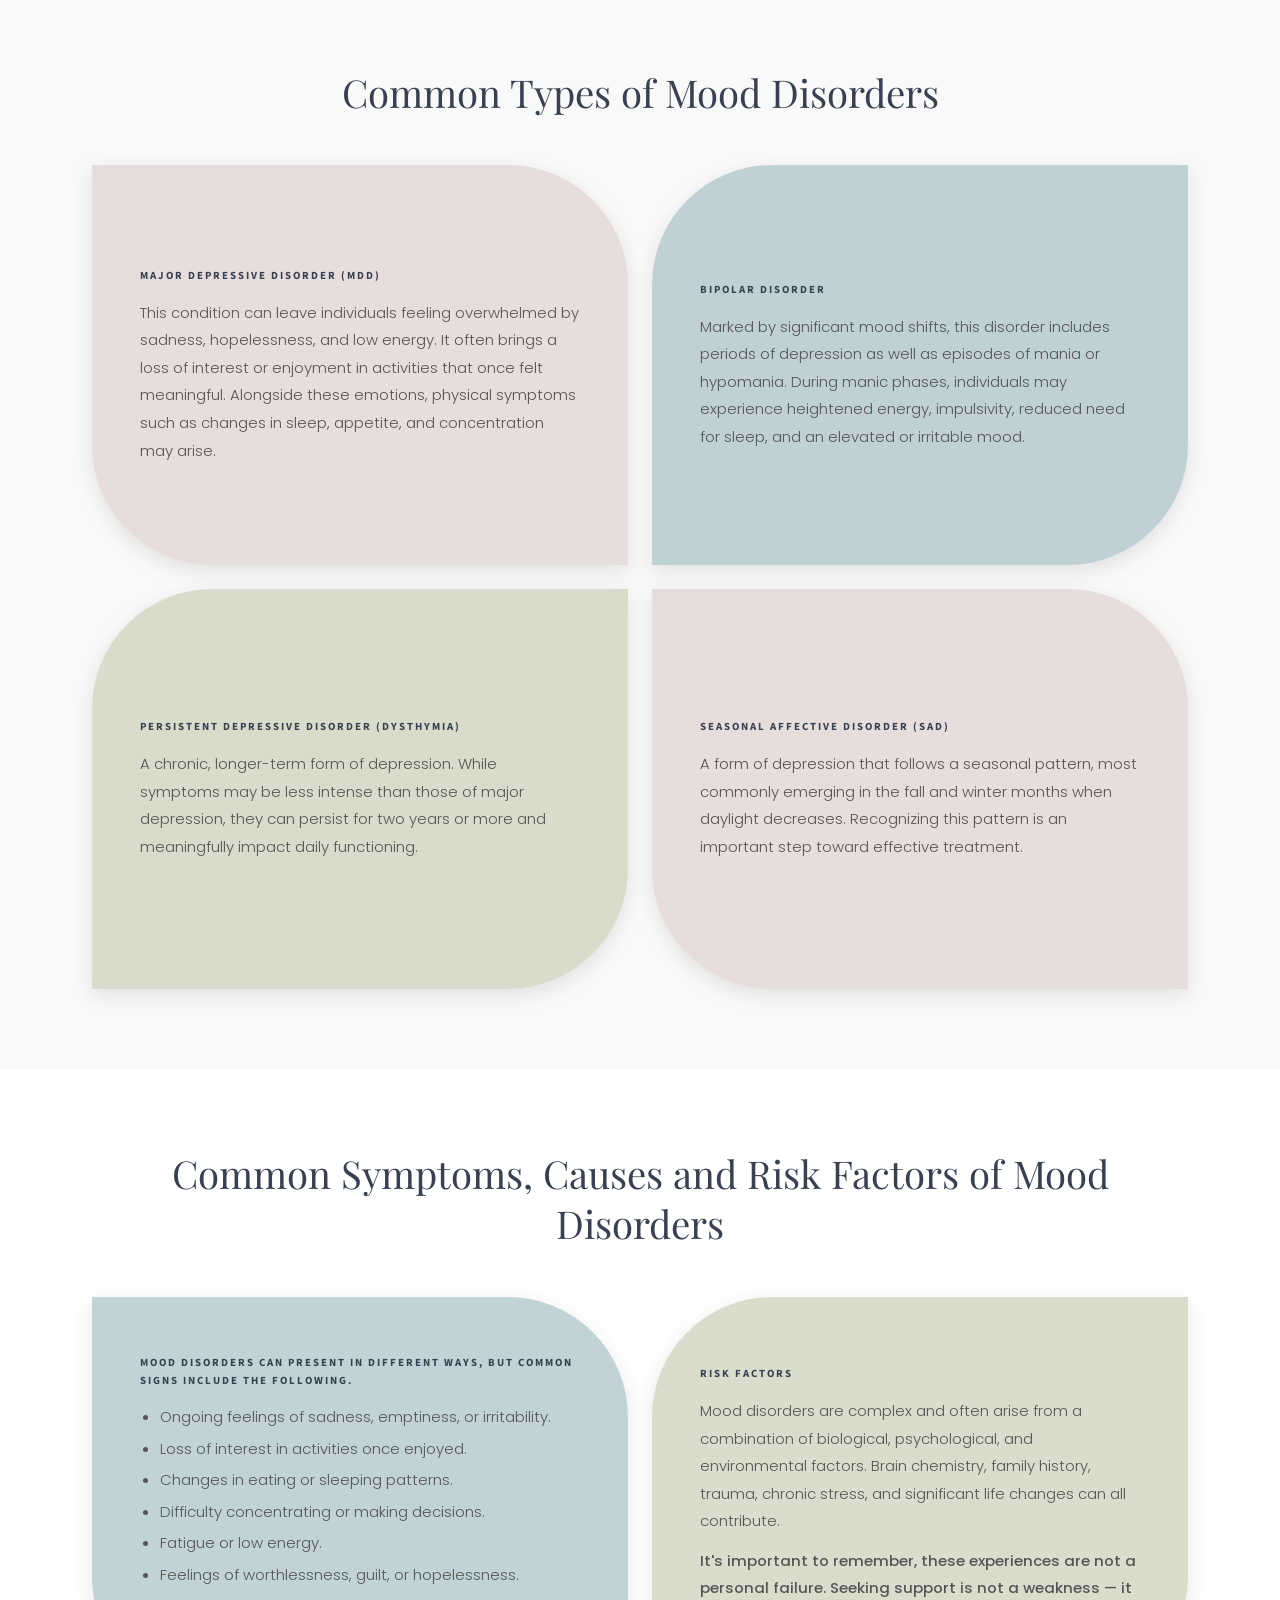
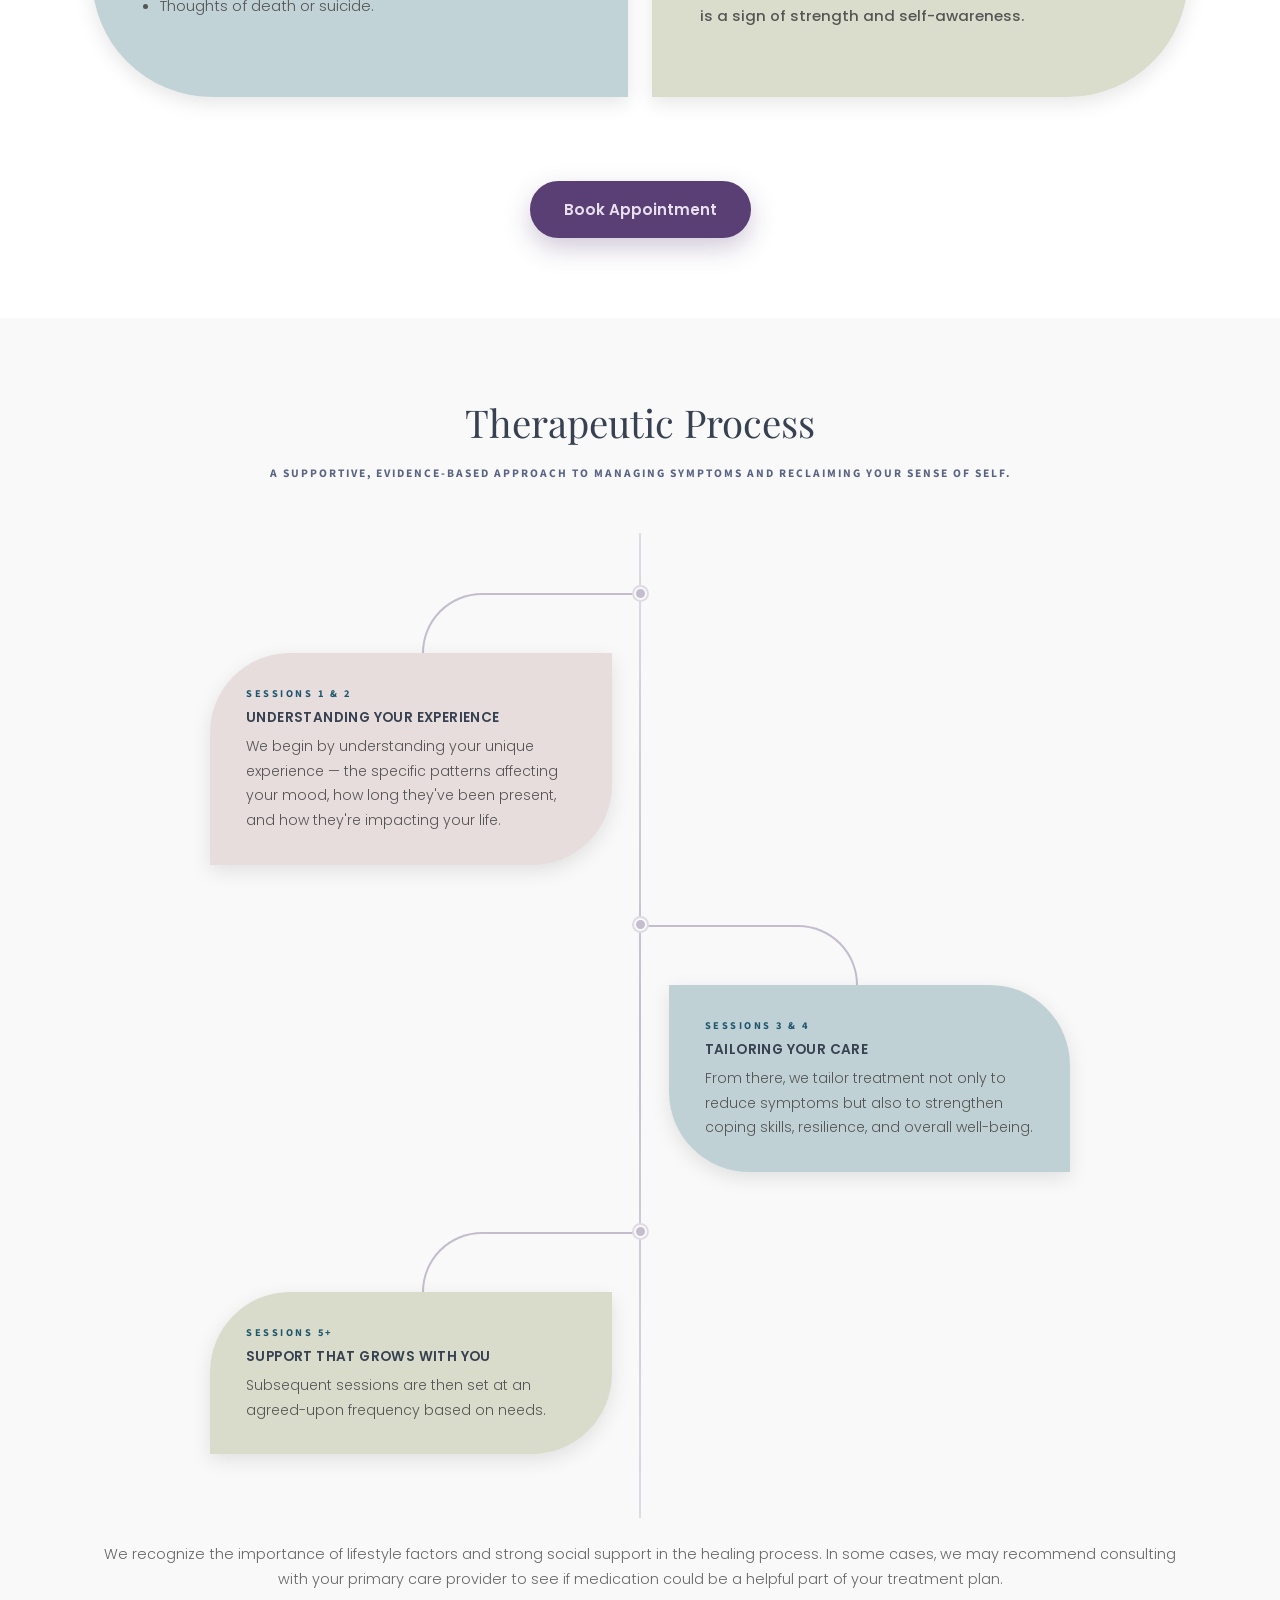
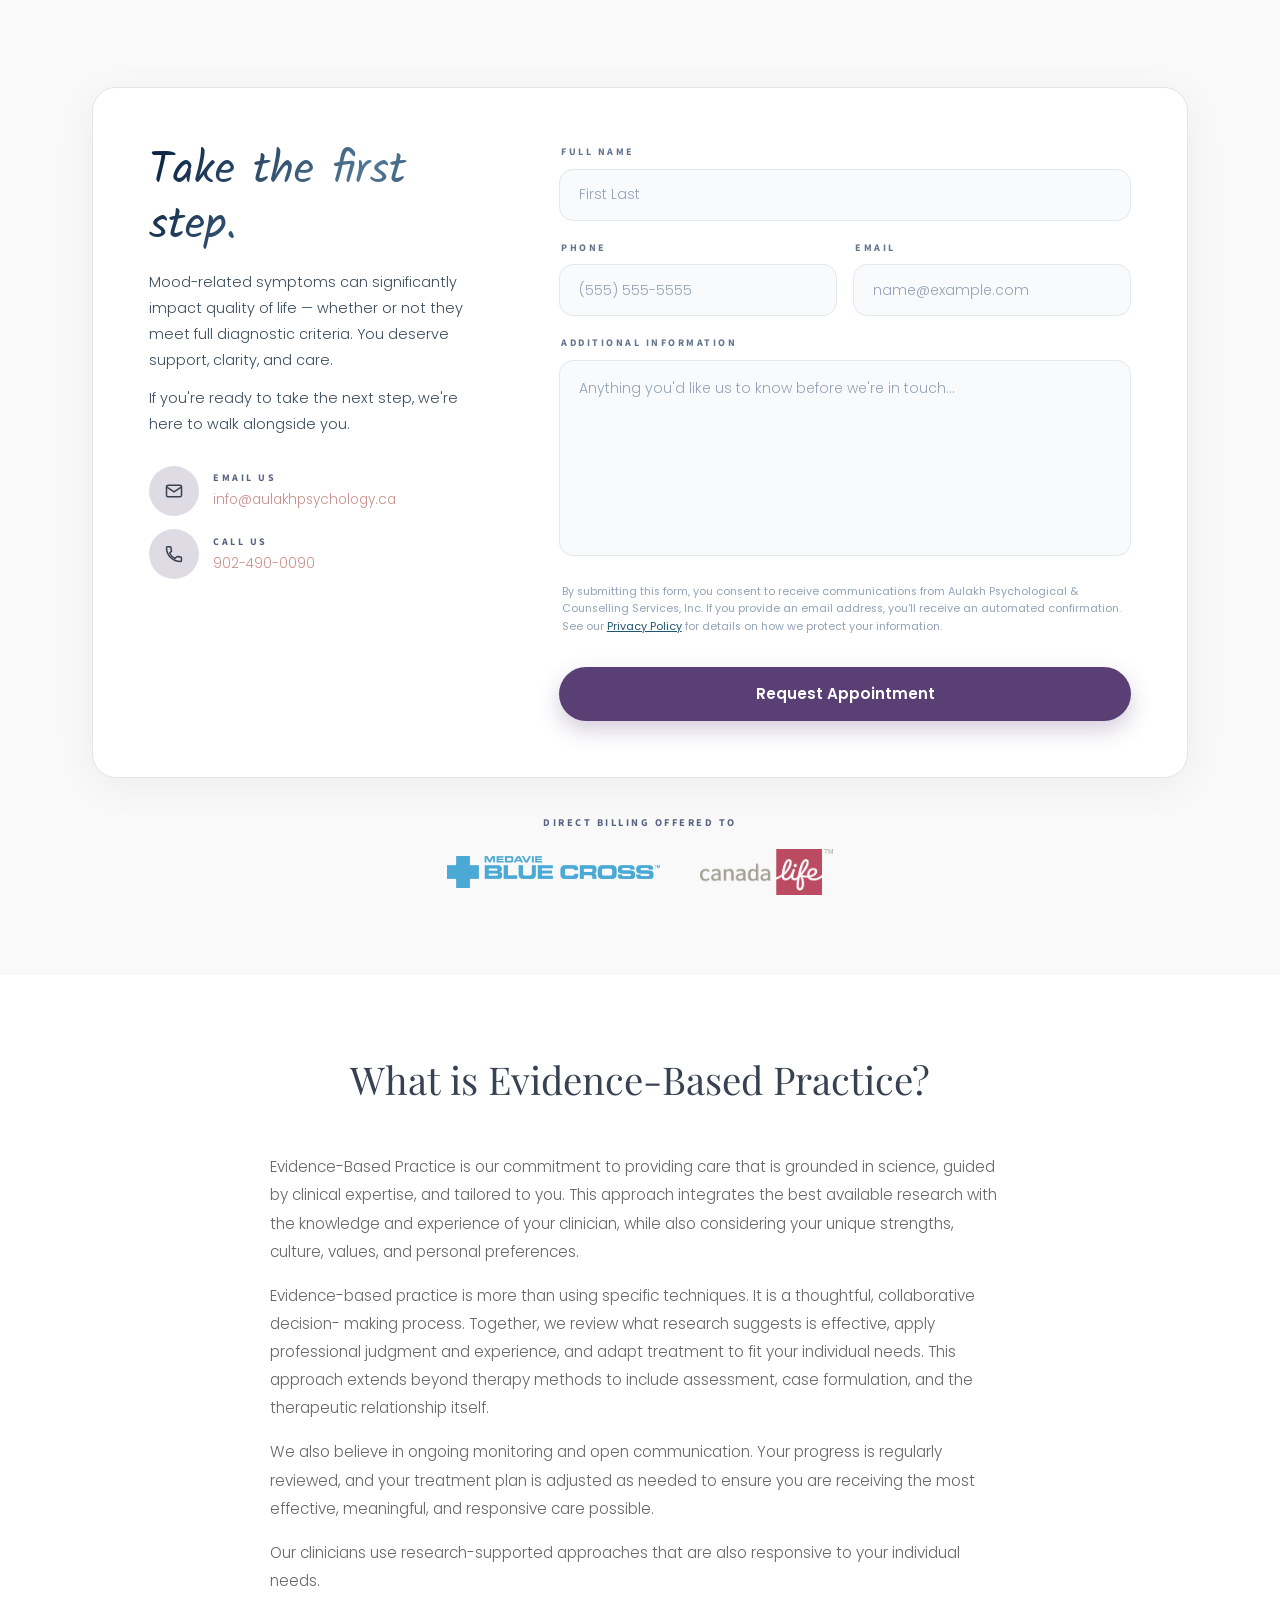
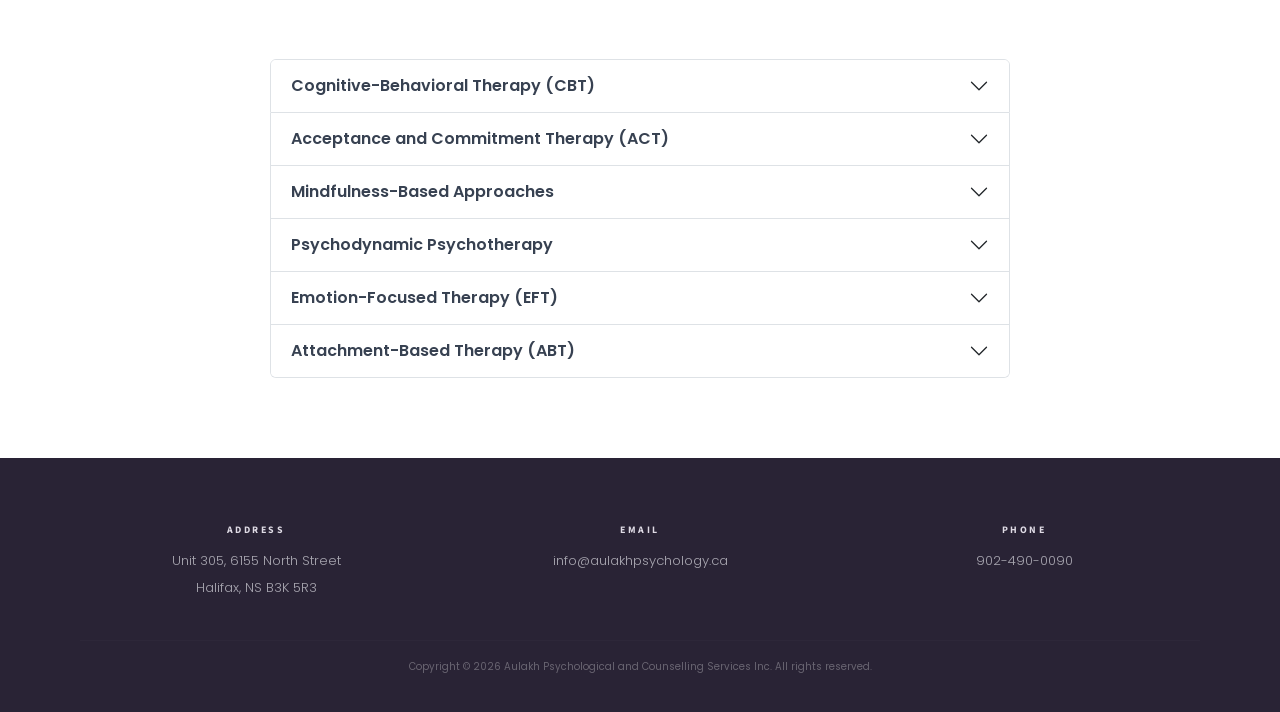
<file: mood-disorders.html>
<!doctype html>
<html lang="en">
    <head>
        <meta charset="utf-8">
        <meta name="viewport" content="width=device-width, initial-scale=1">
        <meta name="description" content="Registered Clinical Psychologists and Social Workers in Halifax, Nova Scotia" />
	    <meta name="keywords" content="aulakh, psychology, psychological, psychologists, counselling, clinicians, assessments, telehealth" />
        <title>Mood Disorders - Aulakh Psychology</title>
        
        <!-- STYLESHEETS -->
        <link href="css/animate.css" rel="stylesheet">
        <link href="css/bootstrap.css" rel="stylesheet">
        <link href="css/style.css" rel="stylesheet">
        <!-- END STYLESHEETS -->

        <!-- SCRIPTS -->
        <script src="js/jquery-4.0.0.min.js"></script>
        <script src="js/bootstrap.bundle.js"></script>
        <script src="js/main.js"></script> 
        <!-- END SCRIPTS -->
    </head>
    <body>
        <!-- PRELOADER -->
        <div class="loader-wrap">
            <!-- <span class="loader"></span> -->
        </div>
        <!-- END PRELOADER -->

        <div class="content-blur"></div>

        <!-- HEADER INFO BAR -->
        <div class="text-center d-none d-xl-block header-bar">
                <div class="header-banner">
                    <div class="header-content">
                        <a href="http://maps.google.com?q=6155%20North%20Street%20Halifax%20NS%20B3K%205R3" target="_blank"><i class="pe-md-1 bi bi-geo-alt-fill"></i></a><a href="http://maps.google.com?q=6155%20North%20Street%20Halifax%20NS%20B3K%205R3" target="_blank">Unit 305, 6155 North Street, Halifax, NS</a>
                    </div>
                    <div class="header-content">
                        <a href="tel:+9024900090"><i class="pe-md-1 bi bi-telephone-fill"></i></a><a href="tel:+9024900090">902-490-0090</a>
                    </div>
                    <div class="header-content">
                        <a href="mailto:info@aulakhpsychology.ca"><i class="pe-md-1 bi bi-envelope-fill"></i></a><a href="mailto:info@aulakhpsychology.ca">info@aulakhpsychology.ca</a>                  
                    </div>
                </div>
        </div>
        <!-- END HEADER INFO BAR -->

        <!-- WEBSITE LOGO -->
        <div class="logo-wrap">
            <a href="index.html" class="logo-container">
                <div class="img-container"> 
                    <img src="images/aulakh_logo_1.svg" id="logo-1" alt="Aulakh Logo Small Tree" />
                </div>
                <div class="img-container">
                    <img src="images/aulakh_logo_2.svg" id="logo-2" alt="Aulakh Logo Medium Tree" />
                </div>
                <div class="img-container">
                    <img src="images/aulakh_logo_3.svg" id="logo-3" alt="Aulakh Logo Large Tree" />
                </div>
                <div class="img-container">
                    <img src="images/aulakh_logo_4.svg" id="logo-4" alt="Aulakh Logo Text" />
                </div>
            </a>
        </div>
        <!-- END WEBSITE LOGO -->

        <!-- NAVIGATION MENU -->
        <nav class="sticky-top main-nav" role="navigation">
            <div class="navbar-container">
                <a href="index.html">
                    <img src="images/aulakh_logo.svg" class="navbar-logo" alt="Aulakh Logo">
                </a>
                <button class="navbar-toggle">
                    <span class="bar"></span>
                    <span class="bar"></span>
                    <span class="bar"></span>
                </button>
                <div class="navbar-inner">
                    <ul class="navbar-menu">
                        <li class="has-dropdown">
                            <a class="scroll" href="index.html#theraputic-services">Services</a>
                            <button  class="drop-toggle">
                                <i class="bi bi-chevron-compact-down chevron"></i>
                            </button>
                            <ul class="dropdown">
                                <li><a href="couples-therapy.html">Couples Therapy</a></li>
                                <li><a href="neurodiversity.html">Neurodiversity</a></li>
                                <li class="active"><a href="mood-disorders.html">Mood Disorders</a></li>
                                <li><a href="anxiety-disorders.html">Anxiety Disorders</a></li>
                                <li><a href="trauma.html">Trauma</a></li>
                                <li><a href="gender-sexuality.html">Gender & Sexuality</a></li>
                                <li><a href="index.html#assessment-services">Assessments</a></li>
                            </ul>
                        </li>
                        <li><a class="scroll" href="index.html#team">Our Team</a></li>
                        <li><a href="fees.html">Fees & Insurance</a></li>
                        <li><a href="contact.html">Contact Us</a></li>
                        <li><a href="join-team.html">Join Our Team</a></li>
                        <li><a data-bs-toggle="modal" data-bs-target="#bookModal" class="appointment">Book Appointment</a></li>
                    </ul>
                </div>
            </div>
        </nav>
        <!-- END NAVIGATION MENU -->

        <!-- APPOINTMENT REQUEST MODAL -->
        <div class="modal fade" id="bookModal" tabindex="-1" aria-labelledby="bookModalLabel" aria-hidden="true">
            <div class="modal-dialog modal-dialog-centered modal-xl modal-fullscreen-lg-down">
                <div class="modal-content">
                    <div class="modal-header">
                            <button type="button" class="btn-close" data-bs-dismiss="modal" aria-label="Close"></button>
                    </div>
                    <div class="modal-body">
                        <div class="modal-cta">

                            <!-- Left: Contact info -->
                            <div>
                                <h2 class="cta-contact-h">Contact Info</h2>
                                <div style="margin-top:1.75rem">
                                    <a href="mailto:info@aulakhpsychology.ca" class="contact-link">
                                        <div class="c-icon">
                                            <svg viewBox="0 0 24 24" width="20" height="20" fill="none" stroke="currentColor" stroke-width="1.8"><rect x="3" y="5" width="18" height="14" rx="2"/><path d="M3 7l9 6 9-6"/></svg>
                                        </div>
                                        <div class="c-meta">
                                            <span class="c-lbl">Email</span>
                                            <span class="c-val">info@aulakhpsychology.ca</span>
                                        </div>
                                    </a>
                                    <a href="tel:+9024900090" class="contact-link">
                                        <div class="c-icon">
                                            <svg viewBox="0 0 24 24" width="20" height="20" fill="none" stroke="currentColor" stroke-width="1.8"><path d="M6.6 10.8c1.4 2.8 3.8 5.1 6.6 6.6l2.2-2.2c.3-.3.7-.4 1-.2 1.1.4 2.3.6 3.5.6.6 0 1 .4 1 1V20c0 .6-.4 1-1 1C10.4 21 3 13.6 3 4.4c0-.6.4-1 1-1h3.4c.6 0 1 .4 1 1 0 1.2.2 2.4.6 3.5.1.4 0 .8-.2 1z" stroke-linejoin="round"/></svg>
                                        </div>
                                        <div class="c-meta">
                                            <span class="c-lbl">Phone</span>
                                            <span class="c-val">902-490-0090</span>
                                        </div>
                                    </a>
                                    <a href="fax:+9024900099" class="contact-link">
                                        <div class="c-icon">
                                            <svg viewBox="0 0 24 24" width="20" height="20" fill="none" stroke="currentColor" stroke-width="1.8"><path d="M19 8h-1V3H6v5H5c-1.66 0-3 1.34-3 3v5h4v5h12v-5h4v-5c0-1.66-1.34-3-3-3zM8 5h8v3H8V5zm8 14H8v-5h8v5zm3-5h-1v-2H6v2H5v-3c0-0.55 0.45-1 1-1h12c0.55 0 1 .45 1 1v3zM18 12.5c-.55 0-1-.45-1-1s.45-1 1-1 1 .45 1 1-.45 1-1 1z" stroke-linejoin="round"/></svg>
                                        </div>
                                        <div class="c-meta">
                                            <span class="c-lbl">Fax</span>
                                            <span class="c-val">902-490-0099</span>
                                        </div>
                                    </a>
                                    <a href="http://maps.google.com?q=6155+North+Street+Halifax+NS" target="_blank" class="contact-link">
                                        <div class="c-icon">
                                            <svg viewBox="0 0 24 24" width="20" height="20" fill="none" stroke="currentColor" stroke-width="1.8"><path d="M12 2C8.13 2 5 5.13 5 9c0 5.25 7 13 7 13s7-7.75 7-13c0-3.87-3.13-7-7-7zm0 9.5c-1.38 0-2.5-1.12-2.5-2.5s1.12-2.5 2.5-2.5 2.5 1.12 2.5 2.5-1.12 2.5-2.5 2.5z" stroke-linejoin="round"/></svg>
                                        </div>
                                        <div class="c-meta">
                                            <span class="c-lbl">Address</span>
                                            <span class="c-val">Unit 305, 6155 North Street</span>
                                            <span class="c-val">Halifax, NS B3K 5R3</span>
                                        </div>
                                    </a>
                                </div>
                            </div>

                        <!-- Right: Form -->
                        <!--
                            FORM SETUP NOTE:
                            This form submits via FormSubmit.co, the same free, no-backend service used
                            on the ADHD Assessments page. To activate it:
                            1. Replace REPLACE_WITH_INTAKE_EMAIL@aulakhpsychology.ca below with the real intake email.
                            2. FormSubmit will send that inbox one confirmation email the first time the
                            form is submitted — click the activation link in it to start receiving
                            submissions. (If you've already activated this address for the ADHD page,
                            it's already active here too.)
                        -->
                            <div>
                                <h2 class="cta-contact-h">Book Your Appointment</h2>
                                <div class="toggle-container fgroup">
                                    <span id="newClient" class="toggle-label-text">New Client</span>
                                    <label class="switch">
                                        <input type="checkbox" id="formToggler">
                                        <span class="slider round"></span>
                                    </label>
                                    <span id="existingClient" class="toggle-label-text disabled">Existing Client</span>
                                </div>

                                <form id="formA" class="toggle-form" action="https://formsubmit.co/REPLACE_WITH_INTAKE_EMAIL@aulakhpsychology.ca" method="POST">
                                    <input type="hidden" name="_subject" value="New Client Appointment Request">
                                    <input type="hidden" name="_template" value="table">
                                    <input type="hidden" name="_next" value="index.html#book-modal">
                                    <input type="text" name="_honey" style="display:none" tabindex="-1" autocomplete="off">

                                    <div class="fgroup">
                                        <label class="flabel" for="new-contact-name">Full Name</label>
                                        <input class="finput" type="text" id="new-contact-name" name="Name" placeholder="First Last" autocomplete="name" required>
                                    </div>
                                    <div class="frow fgroup">
                                        <div>
                                            <label class="flabel" for="new-contact-phone">Phone</label>
                                            <input class="finput phone-format" type="tel" id="new-contact-phone" name="Phone" placeholder="(555) 555-5555" maxlength="13" autocomplete="tel" required>
                                        </div>
                                        <div>
                                            <label class="flabel" for="new-contact-email">Email</label>
                                            <input class="finput" type="email" id="new-contact-email" name="Email" placeholder="name@example.com" autocomplete="email" required>
                                        </div>
                                    </div>
                                    <div class="fgroup">
                                        <label class="flabel" for="new-contact-info">How Can We Help?</label>
                                        <textarea class="finput" id="new-contact-info" name="Additional Information" placeholder="Briefly describe what you're looking for..." required></textarea>
                                    </div>
                                    <p class="fineprint">
                                        By submitting this form, you consent to receive communications from Aulakh
                                        Psychological & Counselling Services, Inc. If you provide an email address, you'll
                                        receive an automated confirmation. See our <a href="privacy-policy.html" target="_blank">Privacy Policy</a> for details
                                        on how we protect your information.
                                    </p>
                                    <button class="submit-btn" type="submit">Request Appointment</button>
                                </form>

                                <form id="formB" class="toggle-form hidden" action="https://formsubmit.co/REPLACE_WITH_INTAKE_EMAIL@aulakhpsychology.ca" method="POST">
                                    <input type="hidden" name="_subject" value="Existing Client Appointment Request">
                                    <input type="hidden" name="_template" value="table">
                                    <input type="hidden" name="_next" value="index.html#book-modal">
                                    <input type="text" name="_honey" style="display:none" tabindex="-1" autocomplete="off">

                                    <div class="fgroup">
                                        <label class="flabel" for="existing-contact-name">Full Name</label>
                                        <input class="finput" type="text" id="existing-contact-name" name="Name" placeholder="First Last" autocomplete="name" required>
                                    </div>
                                    <div class="frow fgroup">
                                        <div>
                                            <label class="flabel" for="existing-contact-phone">Phone</label>
                                            <input class="finput phone-format" type="tel" id="existing-contact-phone" name="Phone" placeholder="(555) 555-5555" maxlength="13" autocomplete="tel" required>
                                        </div>
                                        <div>
                                            <label class="flabel" for="existing-contact-email">Email</label>
                                            <input class="finput" type="email" id="existing-contact-email" name="Email" placeholder="name@example.com" autocomplete="email" required>
                                        </div>
                                    </div>
                                    <div class="fgroup">
                                        <label class="flabel" for="clinician-select">Select your Clinician</label>
                                        <select class="finput custom-select" id="clinician-select" name="Clinician" required>
                                            <option value="" disabled selected hidden>--Please choose an option--</option>
                                            <option value="Alissa Pencer">Dr. Alissa Pencer</option>
                                            <option value="Erica Lundberg">Erica Lundberg</option>
                                            <option value="Harpreet Aulakh">Harpreet Aulakh</option>
                                            <option value="Jey Benoit">Jey Benoit</option>
                                            <option value="Jillian Filliter">Dr. Jillian Filliter</option>
                                            <option value="Kate Robertson">Dr. Kate Robertson</option>
                                            <option value="Leigh Dunn">Dr. Leigh Dunn</option>
                                            <option value="Leslie MacIntyre">Dr. Leslie MacIntyre</option>
                                            <option value="Maggie Silvaine">Maggie Silvaine</option>
                                            <option value="Pavitra Desai">Pavitra Desai</option>
                                            <option value="Shannon Johnson">Dr. Shannon Johnson</option>
                                        </select>
                                    </div>
                                    <div class="fgroup">
                                        <label class="flabel" for="exiting-contact-info">When would you like an appointment?</label>
                                        <textarea class="finput" id="existing-contact-info" name="Additional Information" placeholder="Please list the date or range for when you would like an appointment. Leave this field blank for the earliest available appointment with your clinician."></textarea>
                                    </div>
                                    <p class="fineprint">
                                        By submitting this form, you consent to receive communications from Aulakh
                                        Psychological & Counselling Services, Inc. If you provide an email address, you'll
                                        receive an automated confirmation. See our <a href="privacy-policy.html" target="_blank">Privacy Policy</a> for details
                                        on how we protect your information.
                                    </p>
                                    <button class="submit-btn" type="submit">Request Appointment</button>
                                </form>
                            </div>

                        </div>
                    </div>
                </div>
            </div>
        </div>
        <!-- END APPOINTMENT REQUEST MODAL -->

        <!-- ── INTRO ── -->
        <div class="intro">
            <p class="intro-eyebrow">Therapeutic Services</p>
            <h1>Mood Disorders</h1>
            <div class="intro-rule"></div>
            <p class="intro-lead">
                Reaching out is a strong first step. With the right support, it's possible to feel more balanced, grounded, and in control.
            </p>
            <p class="intro-body">
                If you find yourself struggling with your mood, please know that you're not alone. Emotions like sadness and anger can offer 
                valuable insight into our needs and experiences; however, when these feelings become intense, persistent, or overwhelming, 
                they can begin to interfere with daily life and overall wellbeing. Remaining stuck in heightened emotional states for long 
                periods can make it difficult to stay active, connected, and engaged in the meaningful aspects of life. Support is available 
                to help you better understand and manage these experiences.
            </p>
            <br>
            <p class="intro-body">
                The good news is that struggles with mood are highly treatable, and recovery is possible!
            </p>
        </div>

        <!-- ── HERO IMAGE ── -->
        <div class="hero-wrap">
            <div class="hero-img-wrap">
                <img src="images/mood-01.png">        
            </div>
            <div class="hero-quote">
                <p>
                    "Your mood doesn't define your worth — you are more than what you're feeling today."
                    <br>
                    <span>— Emotionally Focused Therapy</span>
                </p>
            </div>
        </div>

        <!-- ── TYPES OF MOOD DISORDERS ── -->
        <div class="section bg-grey">
            <div class="container">
                <div class="section-head">
                    <h2>Common Types of Mood Disorders</h2>
                </div>
                <div class="two-col">
                    <div class="ibox pink leaf-l shadow-lt">
                        <span class="box-tag">Major Depressive Disorder (MDD)</span>
                        <p>
                            This condition can leave individuals feeling overwhelmed by sadness, hopelessness, and low energy. It 
                            often brings a loss of interest or enjoyment in activities that once felt meaningful. Alongside these 
                            emotions, physical symptoms such as changes in sleep, appetite, and concentration may arise.
                        </p>
                    </div>
                    <div class="ibox blue leaf-r shadow-lt">
                        <span class="box-tag">Bipolar Disorder</span>
                        <p>
                            Marked by significant mood shifts, this disorder includes periods of depression as well as episodes of 
                            mania or hypomania. During manic phases, individuals may experience heightened energy, impulsivity, reduced 
                            need for sleep, and an elevated or irritable mood.
                        </p>
                    </div>
                </div>
                <div class="two-col" style="margin-top:1.5rem">
                    <div class="ibox green leaf-r shadow-lt">
                        <span class="box-tag">Persistent Depressive Disorder (Dysthymia)</span>
                        <p>
                            A chronic, longer-term form of depression. While symptoms may be less intense than those of major depression, 
                            they can persist for two years or more and meaningfully impact daily functioning.
                        </p>
                    </div>
                    <div class="ibox pink leaf-l shadow-lt">
                        <span class="box-tag">Seasonal Affective Disorder (SAD)</span>
                        <p>
                            A form of depression that follows a seasonal pattern, most commonly emerging in the fall and winter months when 
                            daylight decreases. Recognizing this pattern is an important step toward effective treatment.
                        </p>
                    </div>
                </div>
            </div>
        </div>

        <!-- ── SYMPTOMS, CAUSES, RISK FACTORS OF MOOD DISORDERS ── -->
        <div class="section bg-white">
            <div class="container">
                <div class="section-head">
                    <h2>Common Symptoms, Causes and Risk Factors of Mood Disorders</h2>
                </div>
                <div class="two-col">
                    <div class="ibox blue leaf-l shadow-lt">
                        <span class="box-tag">Mood disorders can present in different ways, but common signs include the following.</span>
                        <ul>
                            <li>Ongoing feelings of sadness, emptiness, or irritability.</li>
                            <li>Loss of interest in activities once enjoyed.</li>
                            <li>Changes in eating or sleeping patterns.</li>
                            <li>Difficulty concentrating or making decisions.</li>
                            <li>Fatigue or low energy.</li>
                            <li>Feelings of worthlessness, guilt, or hopelessness.</li>
                            <li>Thoughts of death or suicide.</li>
                        </ul>
                    </div>
                    <div class="ibox green leaf-r shadow-lt">
                        <span class="box-tag">Risk Factors</span>
                        <p>
                            Mood disorders are complex and often arise from a combination of biological, psychological, and environmental 
                            factors. Brain chemistry, family history, trauma, chronic stress, and significant life changes can all contribute.
                        </p>
                        <p style="font-weight: 500;">
                            It's important to remember, these experiences are not a personal failure. Seeking support is not a weakness — 
                            it is a sign of strength and self-awareness.
                        </p>
                    </div>
                </div>
                <div class="text-center" style="margin-top: 3.5rem;">
                    <a data-bs-toggle="modal" data-bs-target="#bookModal" class="btn-appt">Book Appointment</a>
                </div>
            </div>
        </div>

        <!-- ── THERAPEUTIC PROCESS ── -->
            <div class="process-section bg-grey">
                <div class="container">
                    <div class="section-head">
                        <h2>Therapeutic Process</h2>
                        <span class="sub">A supportive, evidence-based approach to managing symptoms and reclaiming your sense of self.</span>
                    </div>

                    <div class="timeline">

                        <!-- Sessions 1 & 2 (left) -->
                        <div class="tl-row">
                            <div class="curve-row">
                                <div style="width: 50%;"></div>
                                <div class="curve-l"></div>
                            </div>
                            <div class="tl-dot"><div class="tl-dot-inner"></div></div>
                            <div class="tl-spacer"></div>
                        </div>

                        <div class="tl-row">
                            <div class="tl-card pink lr">
                                <span class="session-tag">Sessions 1 & 2</span>
                                <h4>Understanding Your Experience</h4>
                                <p>We begin by understanding your unique experience — the specific patterns affecting your mood, how long they've been present, and how they're impacting your life.</p>
                            </div>
                            <div></div>
                            <div></div>
                        </div>

                        <!-- Sessions 3 & 4 (right) -->
                        <div class="tl-row">
                            <div class="tl-spacer"></div>
                            <div class="tl-dot"><div class="tl-dot-inner"></div></div>
                            <div class="curve-row">
                                <div class="curve-r"></div>
                                <div style="width: 50%;"></div>                                
                            </div>
                        </div>
                        
                        <div class="tl-row">
                            <div></div>
                            <div></div>
                            <div class="tl-card blue ll">
                                <span class="session-tag">Sessions 3 & 4</span>
                                <h4>Tailoring Your Care</h4>
                                <p>From there, we tailor treatment not only to reduce symptoms but also to strengthen coping skills, resilience, and overall well-being.</p>
                            </div>
                        </div>

                        <!-- Sessions 5+ (left) -->
                        <div class="tl-row">
                            <div class="curve-row">
                                <div style="width: 50%;"></div>
                                <div class="curve-l"></div>
                            </div>
                            <div class="tl-dot"><div class="tl-dot-inner"></div></div>
                            <div class="tl-spacer"></div>
                        </div>

                        <div class="tl-row">
                            <div class="tl-card green lr" style="margin-bottom: 4rem;">
                            <span class="session-tag">Sessions 5+</span>
                            <h4>Support That Grows With You</h4>
                            <p>Subsequent sessions are then set at an agreed-upon frequency based on needs.</p>
                            </div>
                            <div></div>
                            <div></div>
                        </div>
                    </div>
                    <p class="eft-link" style="margin-top:1.5rem;">
                        We recognize the importance of lifestyle factors and strong social support in the healing process. In some cases, we may recommend consulting with your primary 
                        care provider to see if medication could be a helpful part of your treatment plan.
                    </p>
                </div>
            </div>            

        <!-- ── CTA / CONTACT ── -->
        <div class="cta-section bg-grey">
            <div class="container">
                <div class="cta-card">

                    <!-- Left: Contact info -->
                    <div>
                        <h2 class="cta-h">Take the first step.</h2>
                        <p class="cta-sub">
                            Mood-related symptoms can significantly impact quality of life — whether or not they meet full diagnostic criteria. You deserve support, clarity, and care.
                        </p>
                        <p class="cta-sub">
                            If you're ready to take the next step, we're here to walk alongside you.
                        </p>
                        <div style="margin-top:1.75rem">
                            <a href="mailto:info@aulakhpsychology.ca" class="contact-link">
                                <div class="c-icon">
                                    <svg viewBox="0 0 24 24" width="20" height="20" fill="none" stroke="currentColor" stroke-width="1.8"><rect x="3" y="5" width="18" height="14" rx="2"/><path d="M3 7l9 6 9-6"/></svg>
                                </div>
                                <div class="c-meta">
                                    <span class="c-lbl">Email Us</span>
                                    <span class="c-val">info@aulakhpsychology.ca</span>
                                </div>
                            </a>
                            <a href="tel:+9024900090" class="contact-link">
                                <div class="c-icon">
                                    <svg viewBox="0 0 24 24" width="20" height="20" fill="none" stroke="currentColor" stroke-width="1.8"><path d="M6.6 10.8c1.4 2.8 3.8 5.1 6.6 6.6l2.2-2.2c.3-.3.7-.4 1-.2 1.1.4 2.3.6 3.5.6.6 0 1 .4 1 1V20c0 .6-.4 1-1 1C10.4 21 3 13.6 3 4.4c0-.6.4-1 1-1h3.4c.6 0 1 .4 1 1 0 1.2.2 2.4.6 3.5.1.4 0 .8-.2 1z" stroke-linejoin="round"/></svg>
                                </div>
                                <div class="c-meta">
                                    <span class="c-lbl">Call Us</span>
                                    <span class="c-val">902-490-0090</span>
                                </div>
                            </a>
                        </div>
                    </div>

                    <!-- Right: Form -->
                    <!--
                        FORM SETUP NOTE:
                        This form submits via FormSubmit.co, a free service that emails form
                        submissions to an inbox with no backend required. To activate it:
                        1. Replace REPLACE_WITH_INTAKE_EMAIL@aulakhpsychology.ca below with the real intake email.
                        2. FormSubmit will send that inbox one confirmation email the first time the
                        form is submitted — click the activation link in it to start receiving
                        submissions.
                        If you'd rather use a different form service or your own backend, just swap
                        out the <form action="..."> URL and hidden fields below.
                    -->
                    <div>
                        <form action="https://formsubmit.co/REPLACE_WITH_INTAKE_EMAIL@aulakhpsychology.ca" method="POST">
                            <input type="hidden" name="_subject" value="New Mood Disorders Appointment Request">
                            <input type="hidden" name="_template" value="table">
                            <input type="hidden" name="_next" value="mood-disorders.html#appointment-request">
                            <input type="text" name="_honey" style="display:none" tabindex="-1" autocomplete="off">

                            <div class="fgroup">
                                <label class="flabel" for="adhd-full-name">Full Name</label>
                                <input class="finput" type="text" id="adhd-full-name" name="Full Name" placeholder="First Last" autocomplete="name" required>
                            </div>
                            <div class="frow fgroup">
                                <div>
                                    <label class="flabel" for="adhd-phone">Phone</label>
                                    <input class="finput phone-format" type="tel" id="adhd-phone" name="Phone" placeholder="(555) 555-5555" autocomplete="tel" required>
                                </div>
                                <div>
                                    <label class="flabel" for="adhd-email">Email</label>
                                    <input class="finput" type="email" id="adhd-email" name="Email" placeholder="name@example.com" autocomplete="email" required>
                                </div>
                            </div>
                            <div class="fgroup">
                                <label class="flabel" for="adhd-info">Additional Information</label>
                                <textarea class="finput" id="adhd-info" name="Additional Information" placeholder="Anything you'd like us to know before we're in touch..."></textarea>
                            </div>
                            <p class="fineprint">
                                By submitting this form, you consent to receive communications from Aulakh
                                Psychological & Counselling Services, Inc. If you provide an email address, you'll
                                receive an automated confirmation. See our <a href="privacy-policy.html" target="_blank">Privacy Policy</a> for details
                                on how we protect your information.
                            </p>
                            <button class="submit-btn" type="submit">Request Appointment</button>
                        </form>
                    </div>
                </div>

                <!-- Insurance logos -->
                <div class="insure">
                    <p class="insure-lbl">Direct Billing Offered To</p>
                    <div class="insure-logos">
                        <img src="images/logo-blue-cross.png" alt="Blue Cross" height="32">
                        <img src="images/logo-canada-life.png" alt="Canada Life" height="46">
                    </div>
                </div>
            </div>
        </div>

            <!-- ── EVIDENCE-BASED PRACTICE ── -->
            <div class="section bg-white">
                <div class="container">
                    <div class="section-head">
                        <h2 style="margin-bottom: 2rem;">What is Evidence-Based Practice?</h2>
                    </div>
                    <div class="section-body" style="margin-bottom: 4rem;">
                        <p>
                            Evidence-Based Practice is our commitment to providing care that is grounded in science, guided by clinical 
                            expertise, and tailored to you. This approach integrates the best available research with the knowledge and 
                            experience of your clinician, while also considering your unique strengths, culture, values, and personal 
                            preferences.
                        </p>
                        <p>
                            Evidence-based practice is more than using specific techniques. It is a thoughtful, collaborative decision-
                            making process. Together, we review what research suggests is effective, apply professional judgment and 
                            experience, and adapt treatment to fit your individual needs. This approach extends beyond therapy methods to 
                            include assessment, case formulation, and the therapeutic relationship itself.
                        </p>
                        <p>
                            We also believe in ongoing monitoring and open communication. Your progress is regularly reviewed, and your 
                            treatment plan is adjusted as needed to ensure you are receiving the most effective, meaningful, and responsive 
                            care possible.
                        </p>
                        <p>
                            Our clinicians use research-supported approaches that are also responsive to your individual needs.
                        </p>
                    </div>
                    <div class="accordion section-body" id="accordionTherapyType">
                        <div class="accordion-item">
                            <h2 class="accordion-header">
                                <button class="accordion-button collapsed" type="button" data-bs-toggle="collapse" data-bs-target="#collapseOne" aria-expanded="false" aria-controls="collapseOne">
                                    <strong>Cognitive-Behavioral Therapy (CBT)</strong>
                                </button>
                            </h2>
                            <div id="collapseOne" class="accordion-collapse collapse" data-bs-parent="#accordionTherapyType">
                                <div class="accordion-body">
                                    CBT is a practical, evidence-based approach that helps people understand how their thoughts, emotions, 
                                    and behaviors influence one another. In CBT, clients learn to identify unhelpful thinking patterns, 
                                    develop healthier perspectives, and build effective coping strategies. This collaborative, goal-focused 
                                    therapy supports individuals in making meaningful changes that improve emotional well-being and everyday 
                                    functioning.
                                </div>
                            </div>
                        </div>
                        <div class="accordion-item">
                            <h2 class="accordion-header">
                                <button class="accordion-button collapsed" type="button" data-bs-toggle="collapse" data-bs-target="#collapseTwo" aria-expanded="false" aria-controls="collapseTwo">
                                    <strong>Acceptance and Commitment Therapy (ACT)</strong>
                                </button>
                            </h2>
                            <div id="collapseTwo" class="accordion-collapse collapse" data-bs-parent="#accordionTherapyType">
                                <div class="accordion-body">
                                    ACT helps individuals develop a healthier relationship with their thoughts and emotions rather than 
                                    struggling to control or avoid them. Through mindfulness and values-based strategies, ACT supports 
                                    people in accepting difficult experiences while committing to actions that align with what matters 
                                    most to them. This approach encourages psychological flexibility, helping individuals live more fully 
                                    and meaningfully even in the presence of life's challenges.
                                </div>
                            </div>
                        </div>
                        <div class="accordion-item">
                            <h2 class="accordion-header">
                                <button class="accordion-button collapsed" type="button" data-bs-toggle="collapse" data-bs-target="#collapseThree" aria-expanded="false" aria-controls="collapseThree">
                                    <strong>Mindfulness-Based Approaches</strong>
                                </button>
                            </h2>
                            <div id="collapseThree" class="accordion-collapse collapse" data-bs-parent="#accordionTherapyType">
                                <div class="accordion-body">
                                    Mindfulness-Based Approaches help individuals develop greater awareness of their thoughts, emotions, 
                                    and bodily sensations in the present moment. Through practices such as mindful breathing, reflection, 
                                    and gentle observation, clients learn to respond to experiences with greater clarity, openness, and 
                                    self-compassion. These approaches can help reduce stress, improve emotional regulation, and support 
                                    a more balanced and grounded way of relating to life's challenges.
                                </div>
                            </div>
                        </div>
                        <div class="accordion-item">
                            <h2 class="accordion-header">
                                <button class="accordion-button collapsed" type="button" data-bs-toggle="collapse" data-bs-target="#collapseFour" aria-expanded="false" aria-controls="collapseFour">
                                    <strong>Psychodynamic Psychotherapy</strong>
                                </button>
                            </h2>
                            <div id="collapseFour" class="accordion-collapse collapse" data-bs-parent="#accordionTherapyType">
                                <div class="accordion-body">
                                    Psychodynamic Psychotherapy focuses on understanding how past experiences, relationships, and 
                                    unconscious patterns shape present thoughts, feelings, and behaviors. Through reflective conversation 
                                    and a supportive therapeutic relationship, individuals can gain deeper insight into recurring 
                                    emotional patterns and relational dynamics. This process helps foster greater self-awareness, emotional 
                                    growth, and lasting change.
                                </div>
                            </div>
                        </div>
                        <div class="accordion-item">
                            <h2 class="accordion-header">
                                <button class="accordion-button collapsed" type="button" data-bs-toggle="collapse" data-bs-target="#collapseFive" aria-expanded="false" aria-controls="collapseFive">
                                    <strong>Emotion-Focused Therapy (EFT)</strong>
                                </button>
                            </h2>
                            <div id="collapseFive" class="accordion-collapse collapse" data-bs-parent="#accordionTherapyType">
                                <div class="accordion-body">
                                    EFT helps individuals better understand, experience, and work through their emotions in a safe and 
                                    supportive environment. By exploring emotional patterns and learning to respond to feelings with greater 
                                    awareness and compassion, clients can transform difficult emotions and develop healthier ways of relating 
                                    to themselves and others. This approach supports emotional healing, stronger relationships, and deeper 
                                    self-understanding.
                                </div>
                            </div>
                        </div>
                        <div class="accordion-item">
                            <h2 class="accordion-header">
                                <button class="accordion-button collapsed" type="button" data-bs-toggle="collapse" data-bs-target="#collapseSix" aria-expanded="false" aria-controls="collapseSix">
                                    <strong>Attachment-Based Therapy (ABT)</strong>
                                </button>
                            </h2>
                            <div id="collapseSix" class="accordion-collapse collapse" data-bs-parent="#accordionTherapyType">
                                <div class="accordion-body">
                                    ABT focuses on understanding and healing patterns in relationships that originate from early life 
                                    experiences. By exploring attachment styles and emotional bonds, this approach helps individuals 
                                    build healthier connections, improve emotional regulation, and foster a stronger sense of trust and 
                                    security in their relationships.
                                </div>
                            </div>
                        </div>
                    </div>
                </div>
            </div>

        <!-- ── FOOTER ── -->
        <footer>
        <div class="footer-grid text-center">
            <div class="fcol">
            <strong>Address</strong>
            <a href="http://maps.google.com?q=6155+North+Street+Halifax+NS" target="_blank">
                Unit 305, 6155 North Street<br>Halifax, NS B3K 5R3
            </a>
            </div>
            <div class="fcol">
            <strong>Email</strong>
            <a href="mailto:info@aulakhpsychology.ca">info@aulakhpsychology.ca</a>
            </div>
            <div class="fcol">
            <strong>Phone</strong>
            <a href="tel:+9024900090">902-490-0090</a>
            </div>
        </div>
        <hr class="footer-divider">
        <p class="footer-copy">Copyright &copy; <span id="yr"></span> Aulakh Psychological and Counselling Services Inc. All rights reserved.</p>
        </footer>

        <!-- MOBILE NAVBAR SCRIPT -->
        <script src="js/navigation.js"></script>
        <!-- END MOBILE NAVBAR SCRIPT -->

        <!-- TOGGLE SCRIPT -->
        <script src="js/toggle.js"></script>
        <!-- END TOGGLE SCRIPT -->

        <!-- PHONE FORMATTING -->
        <script src="js/phone-format.js"></script>
        <!-- END PHONE FORMATTING -->

        <!-- SCROLL TO TOP -->
            <div class="scroll-to-top">
                <a href="#"><i class="pe-md-1 bi bi-arrow-up-square-fill"></i></a>
            </div>
        <!-- END SCROLL TO TOP -->
    </body>
</html>
</file>
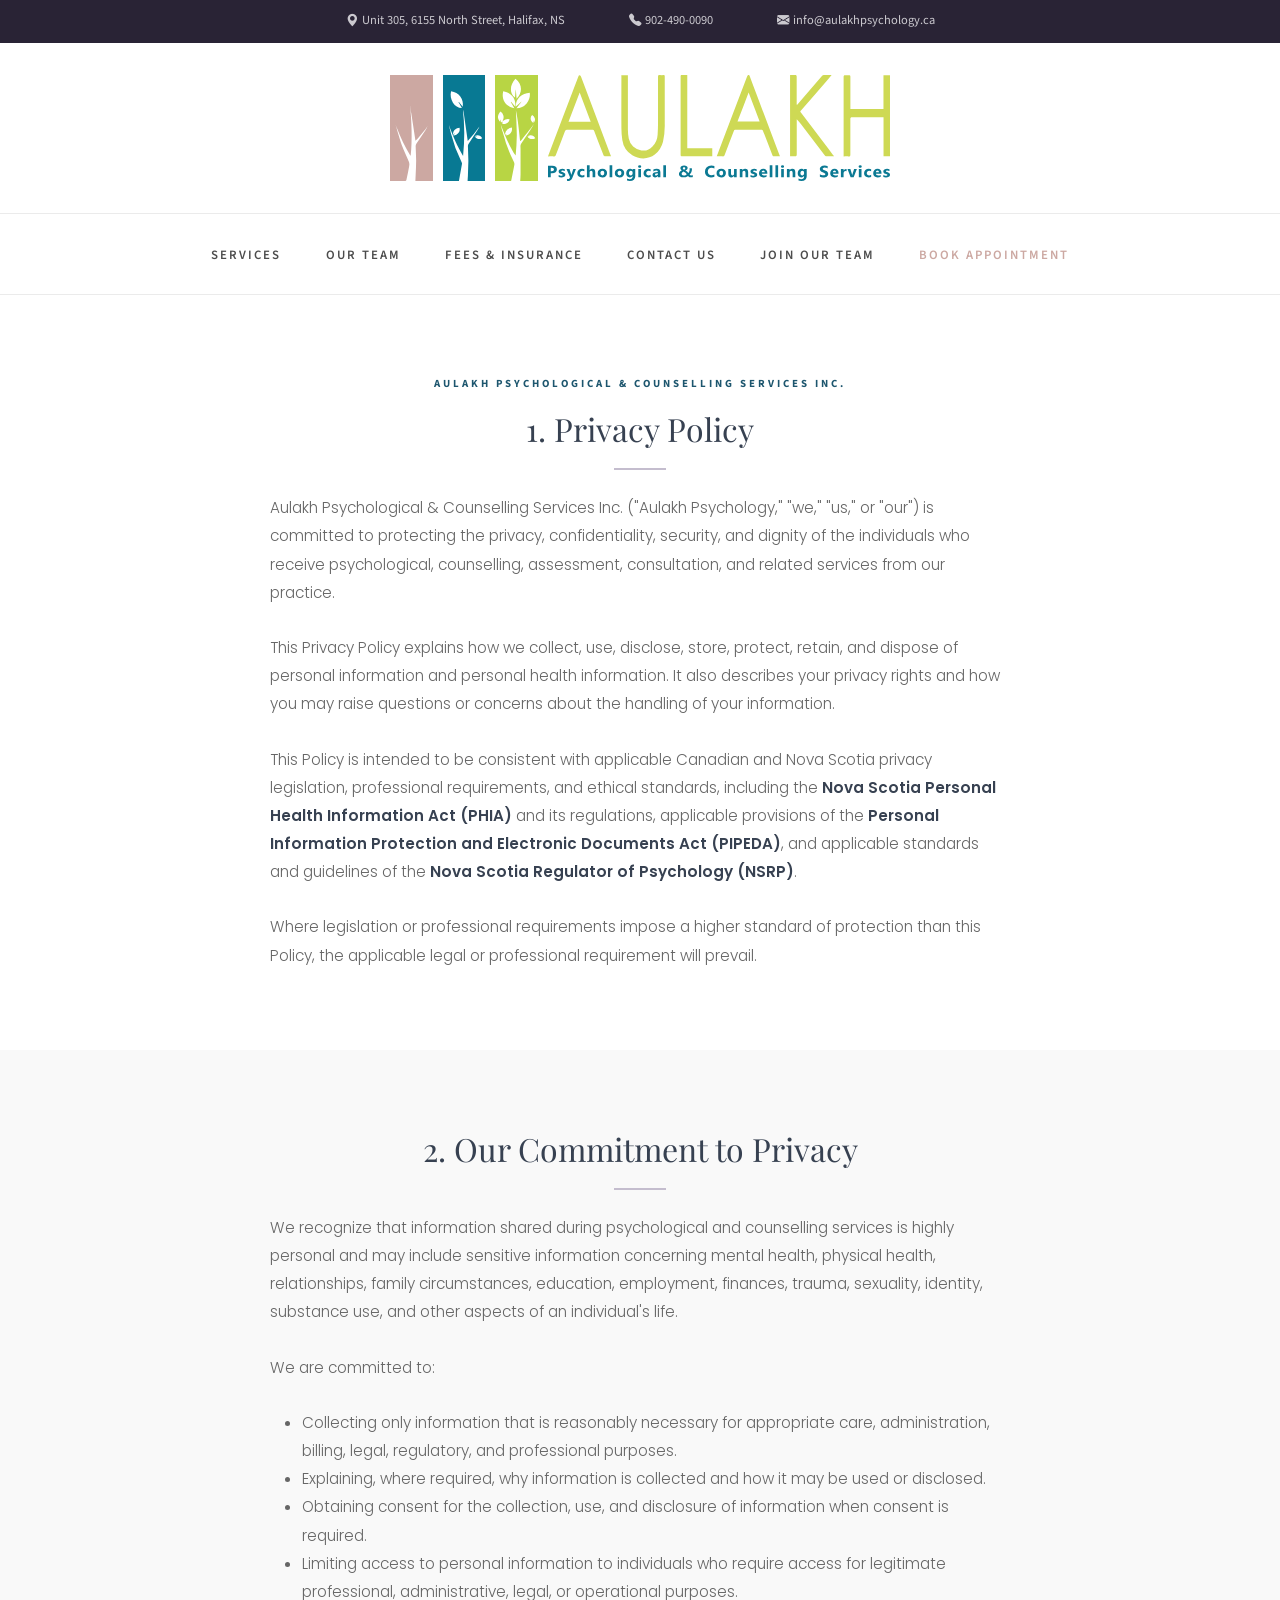
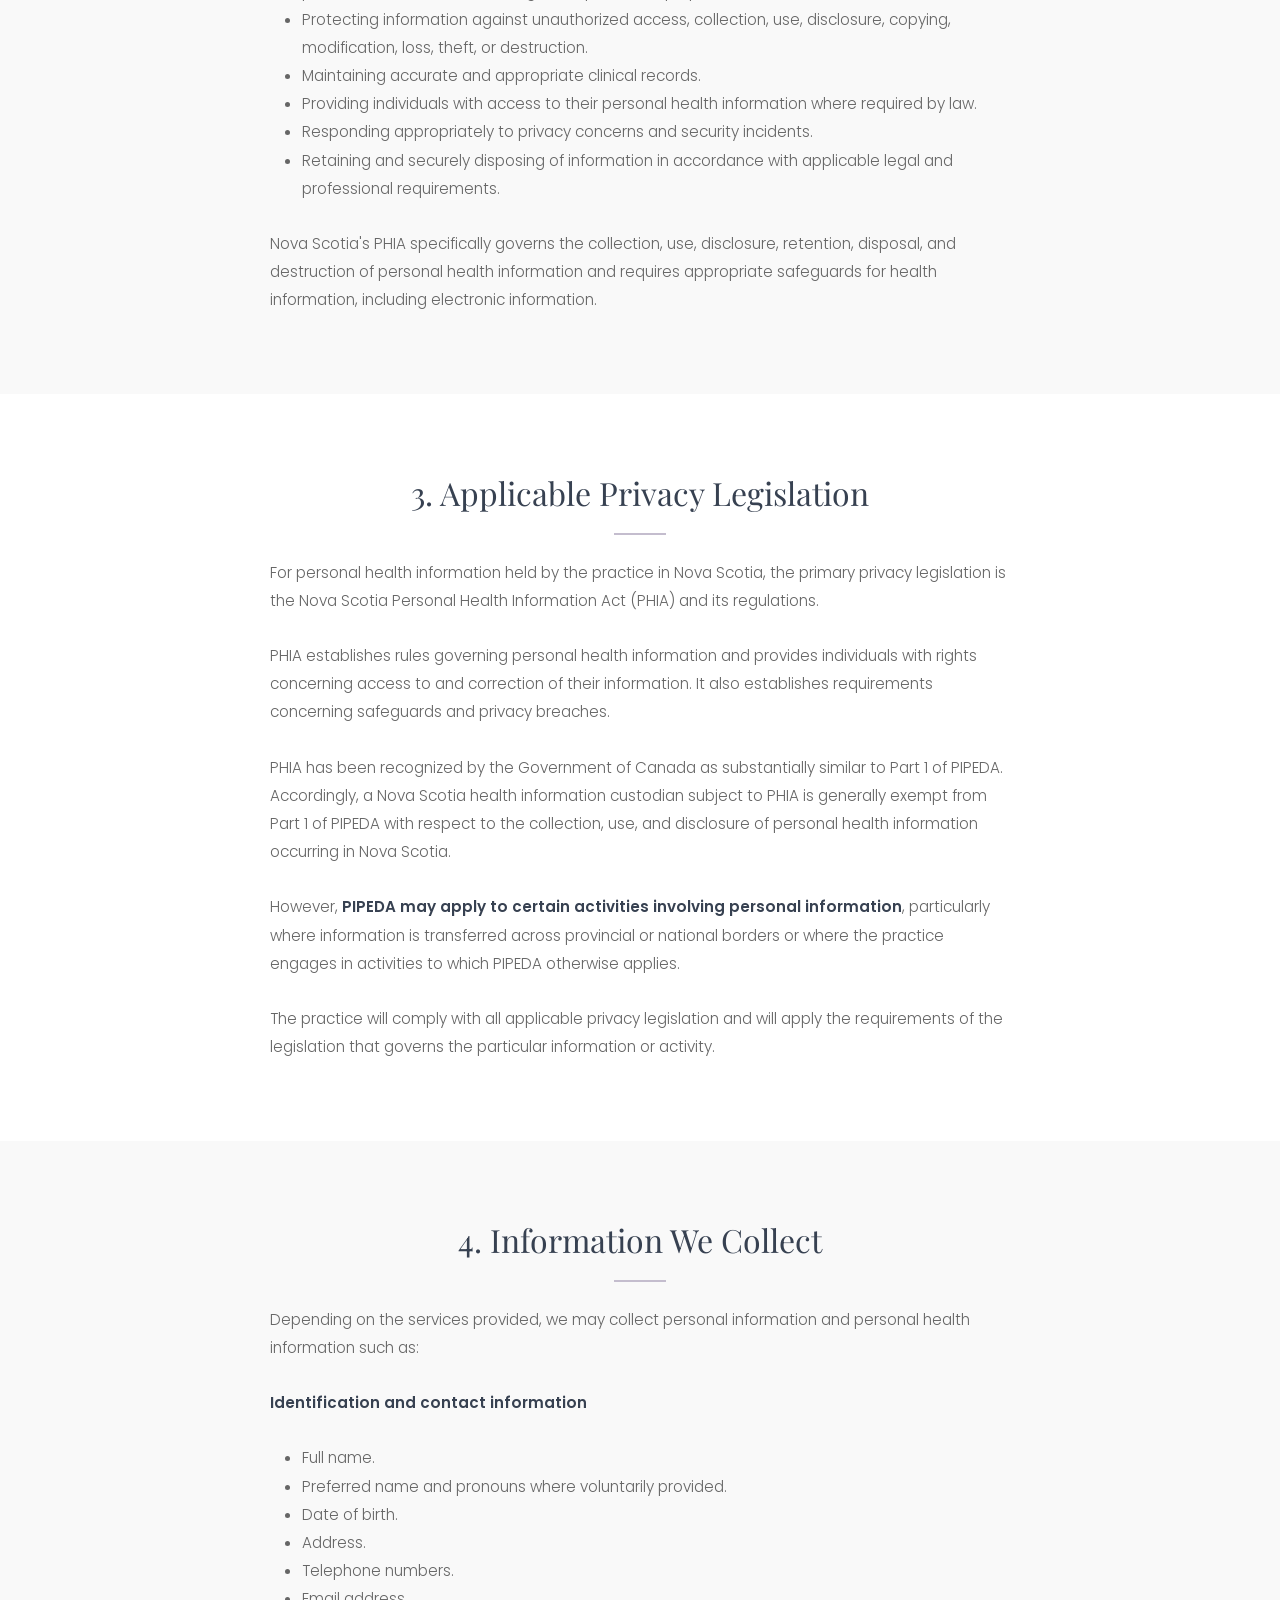
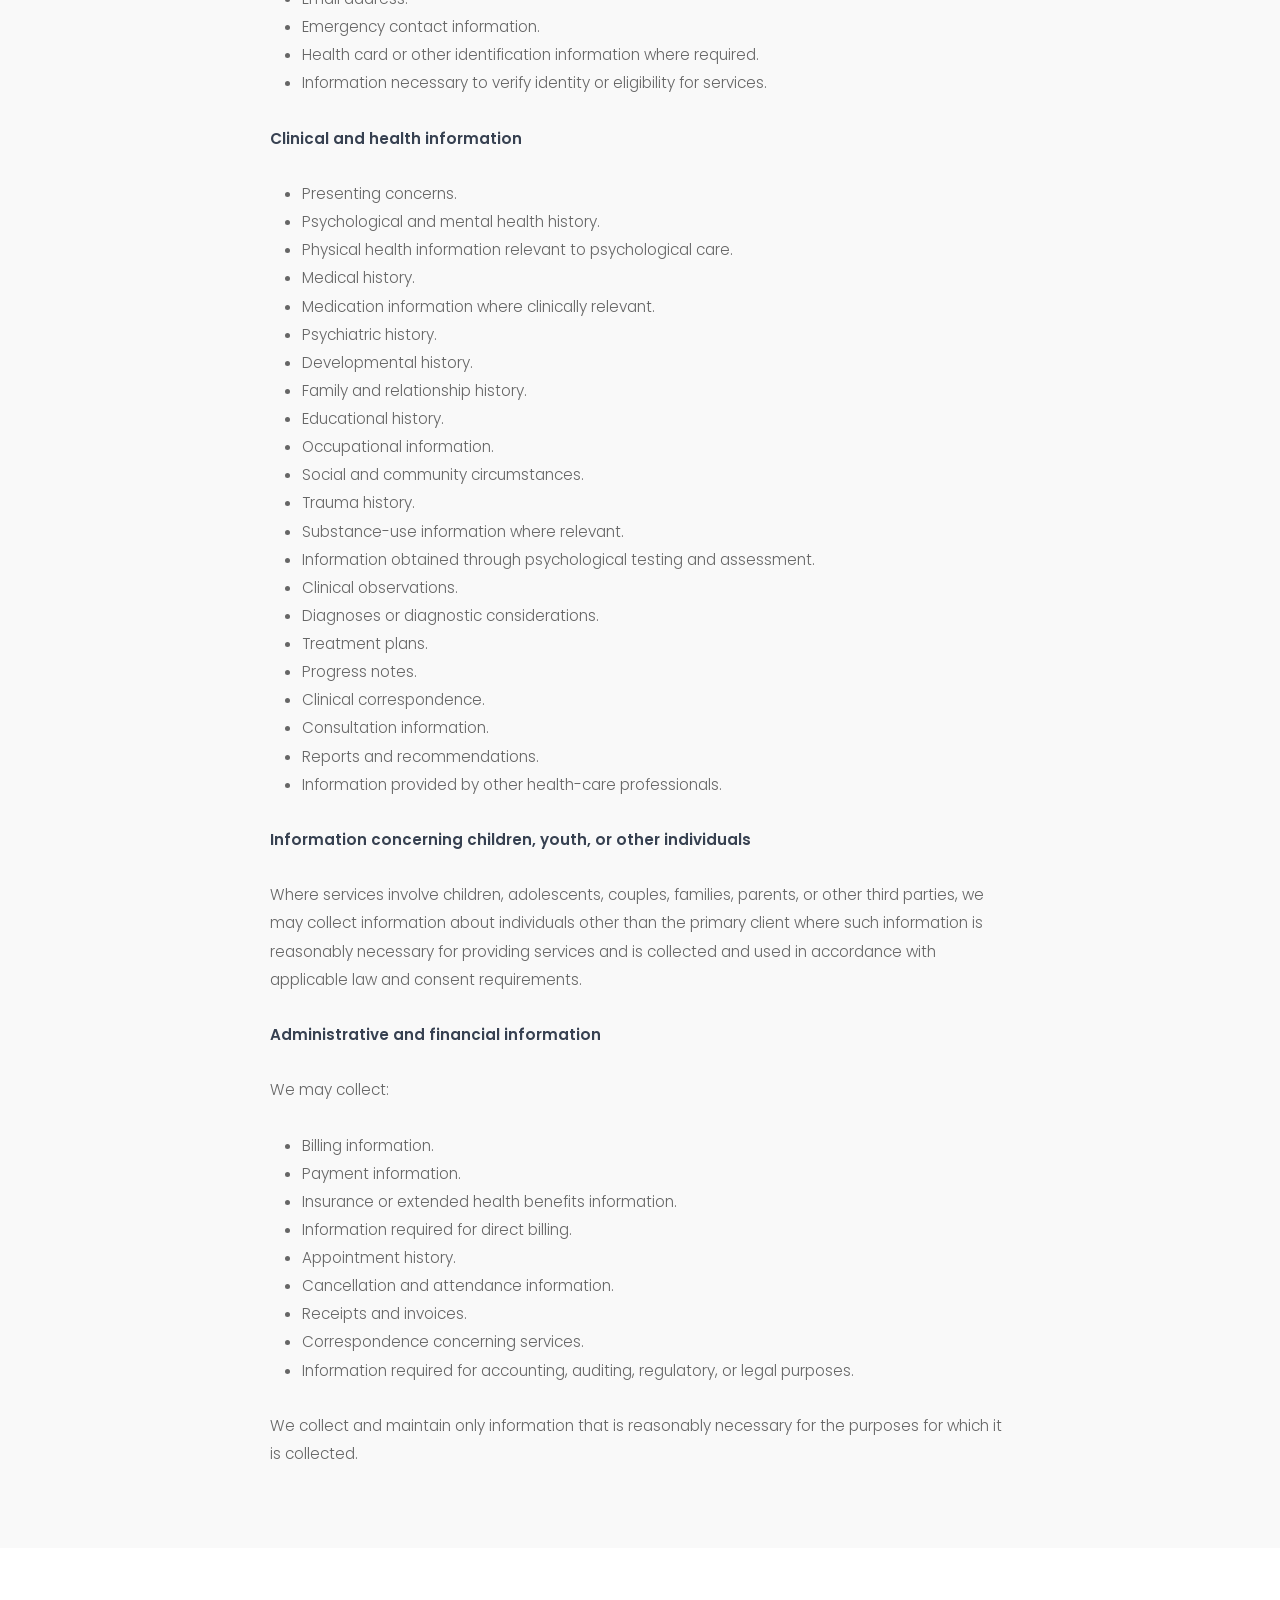
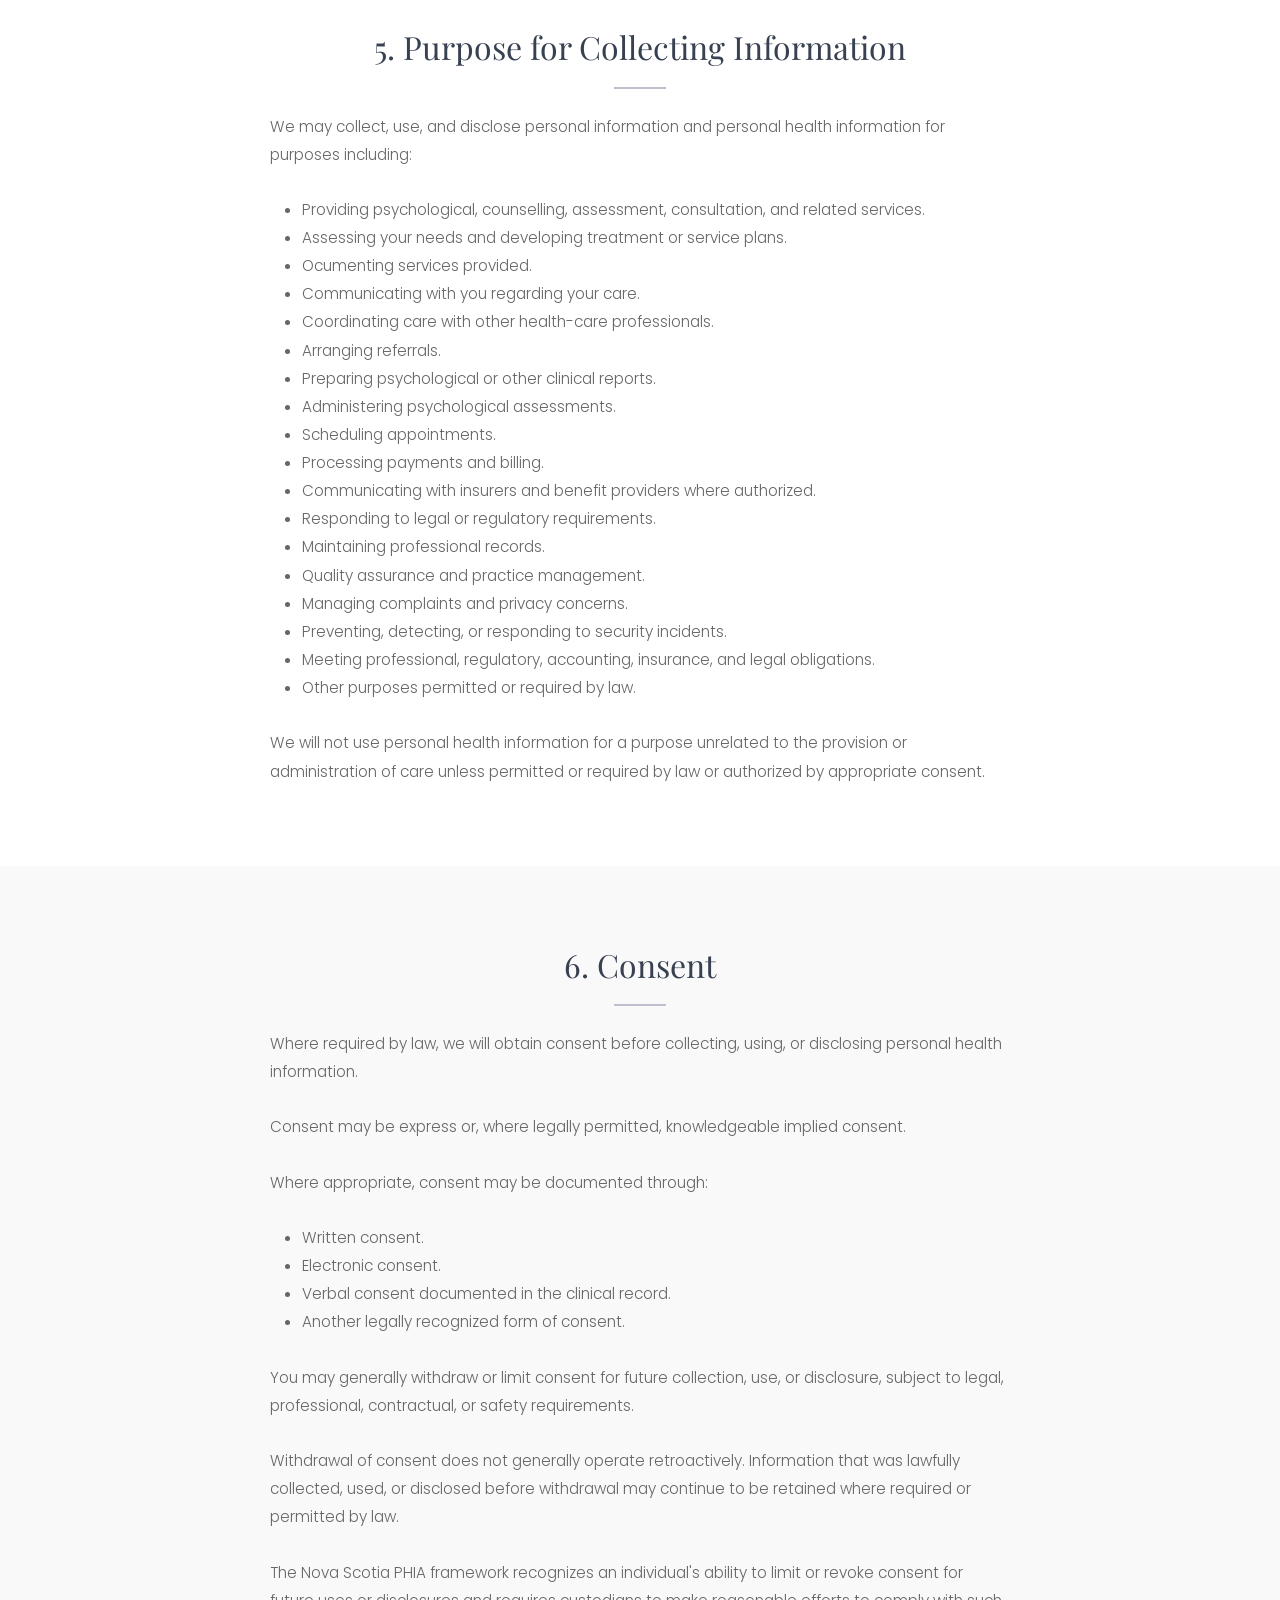
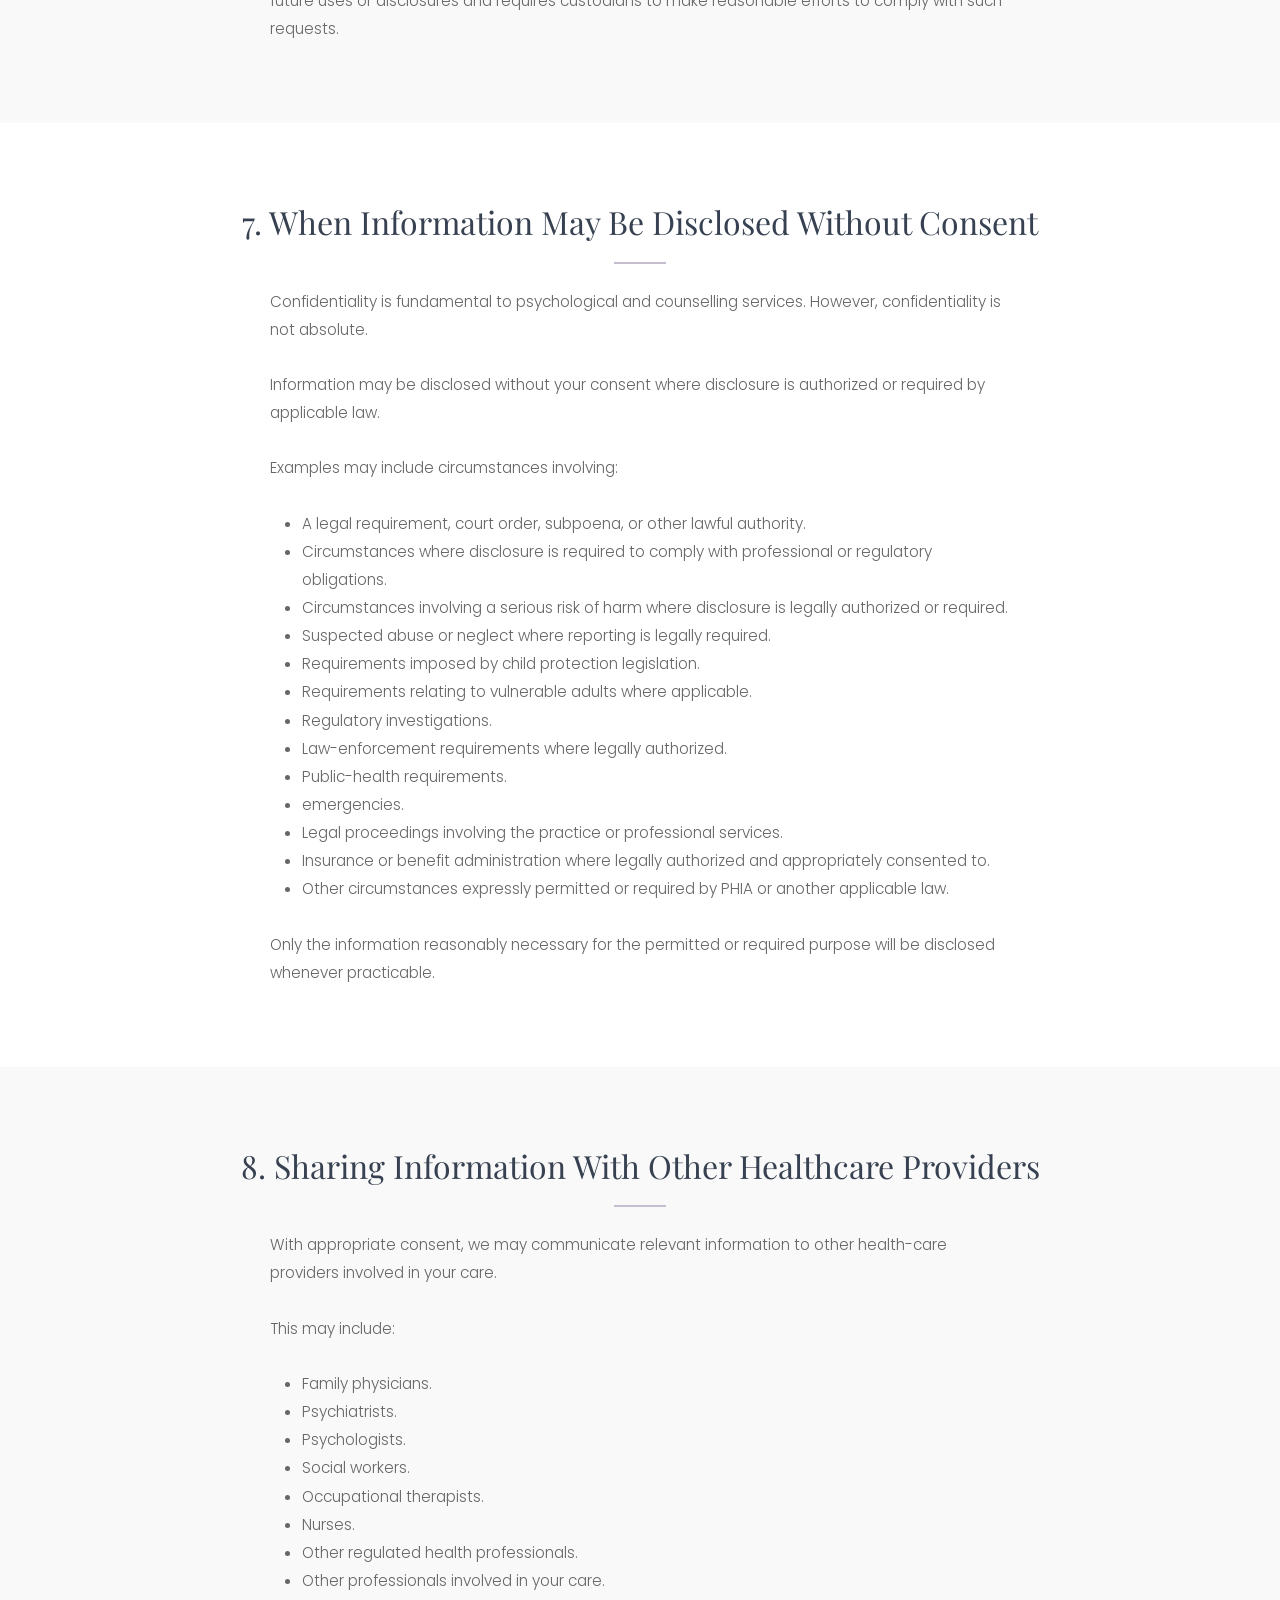
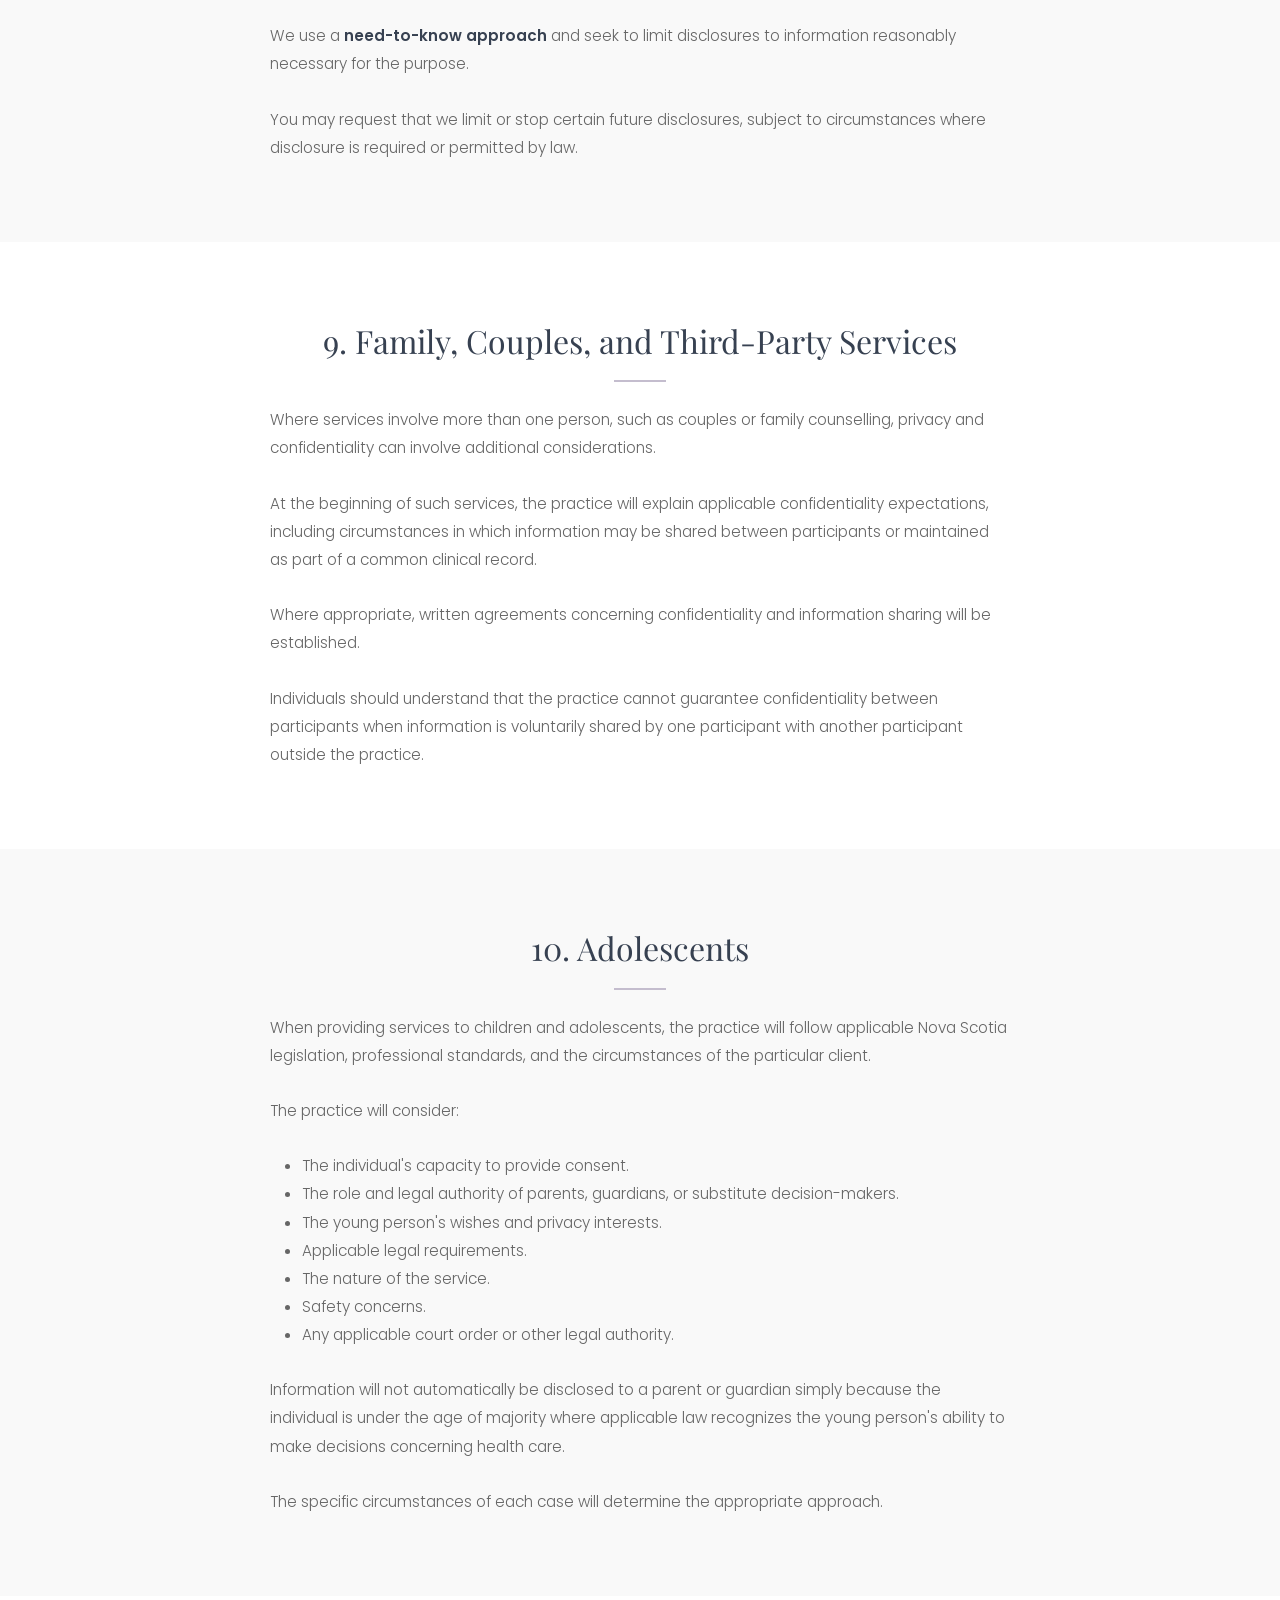
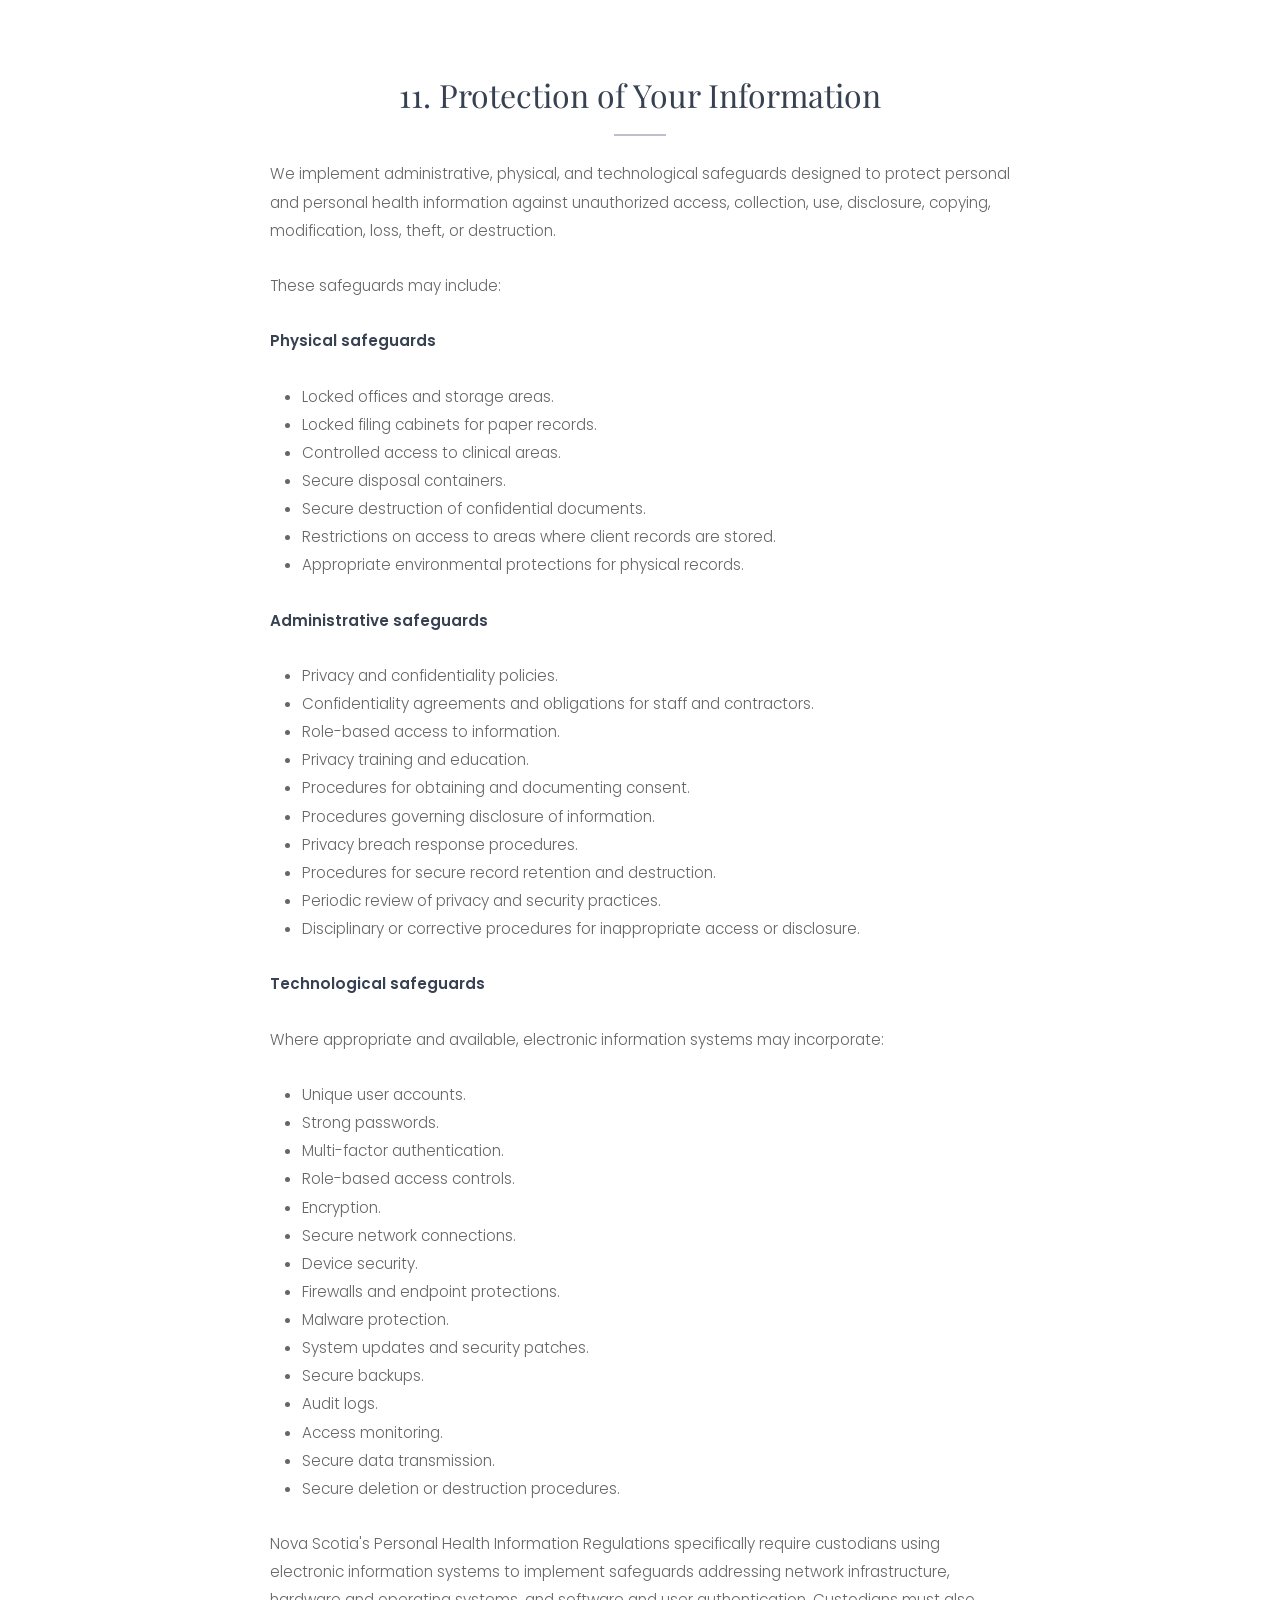
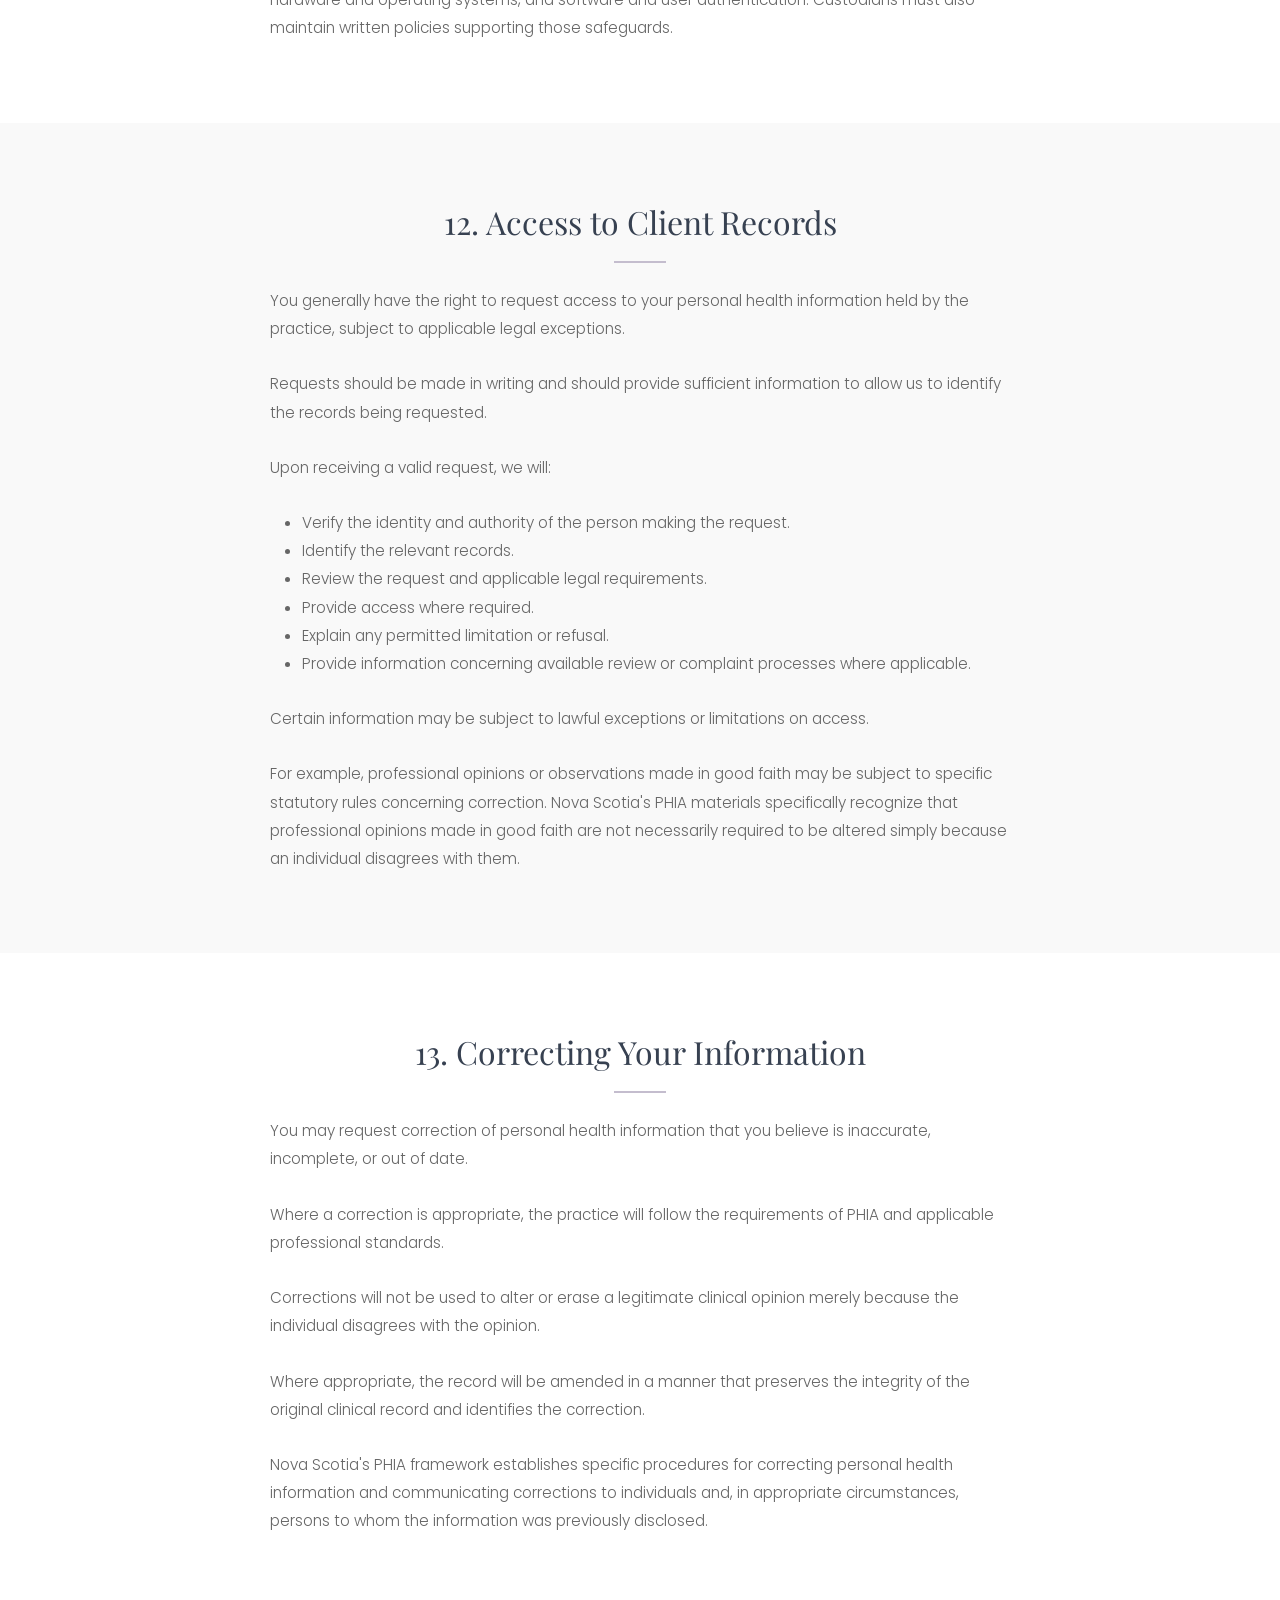
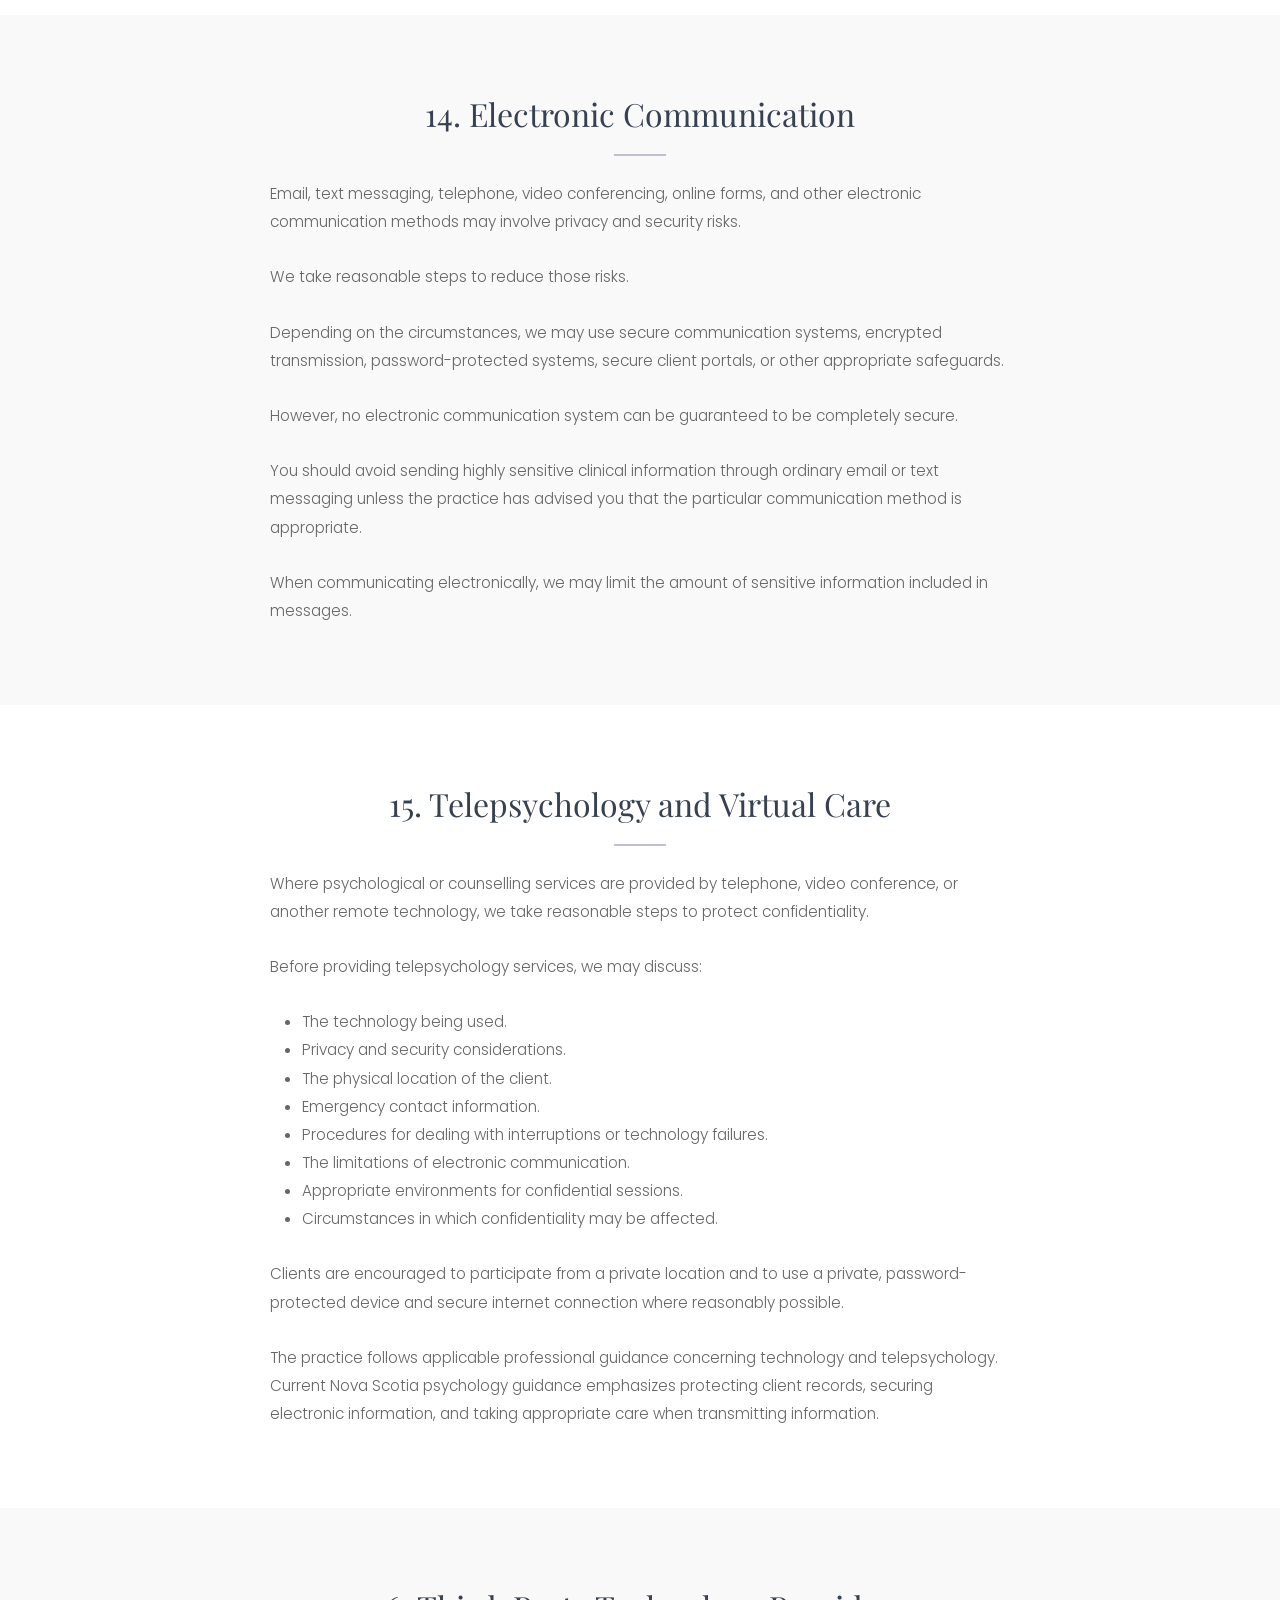
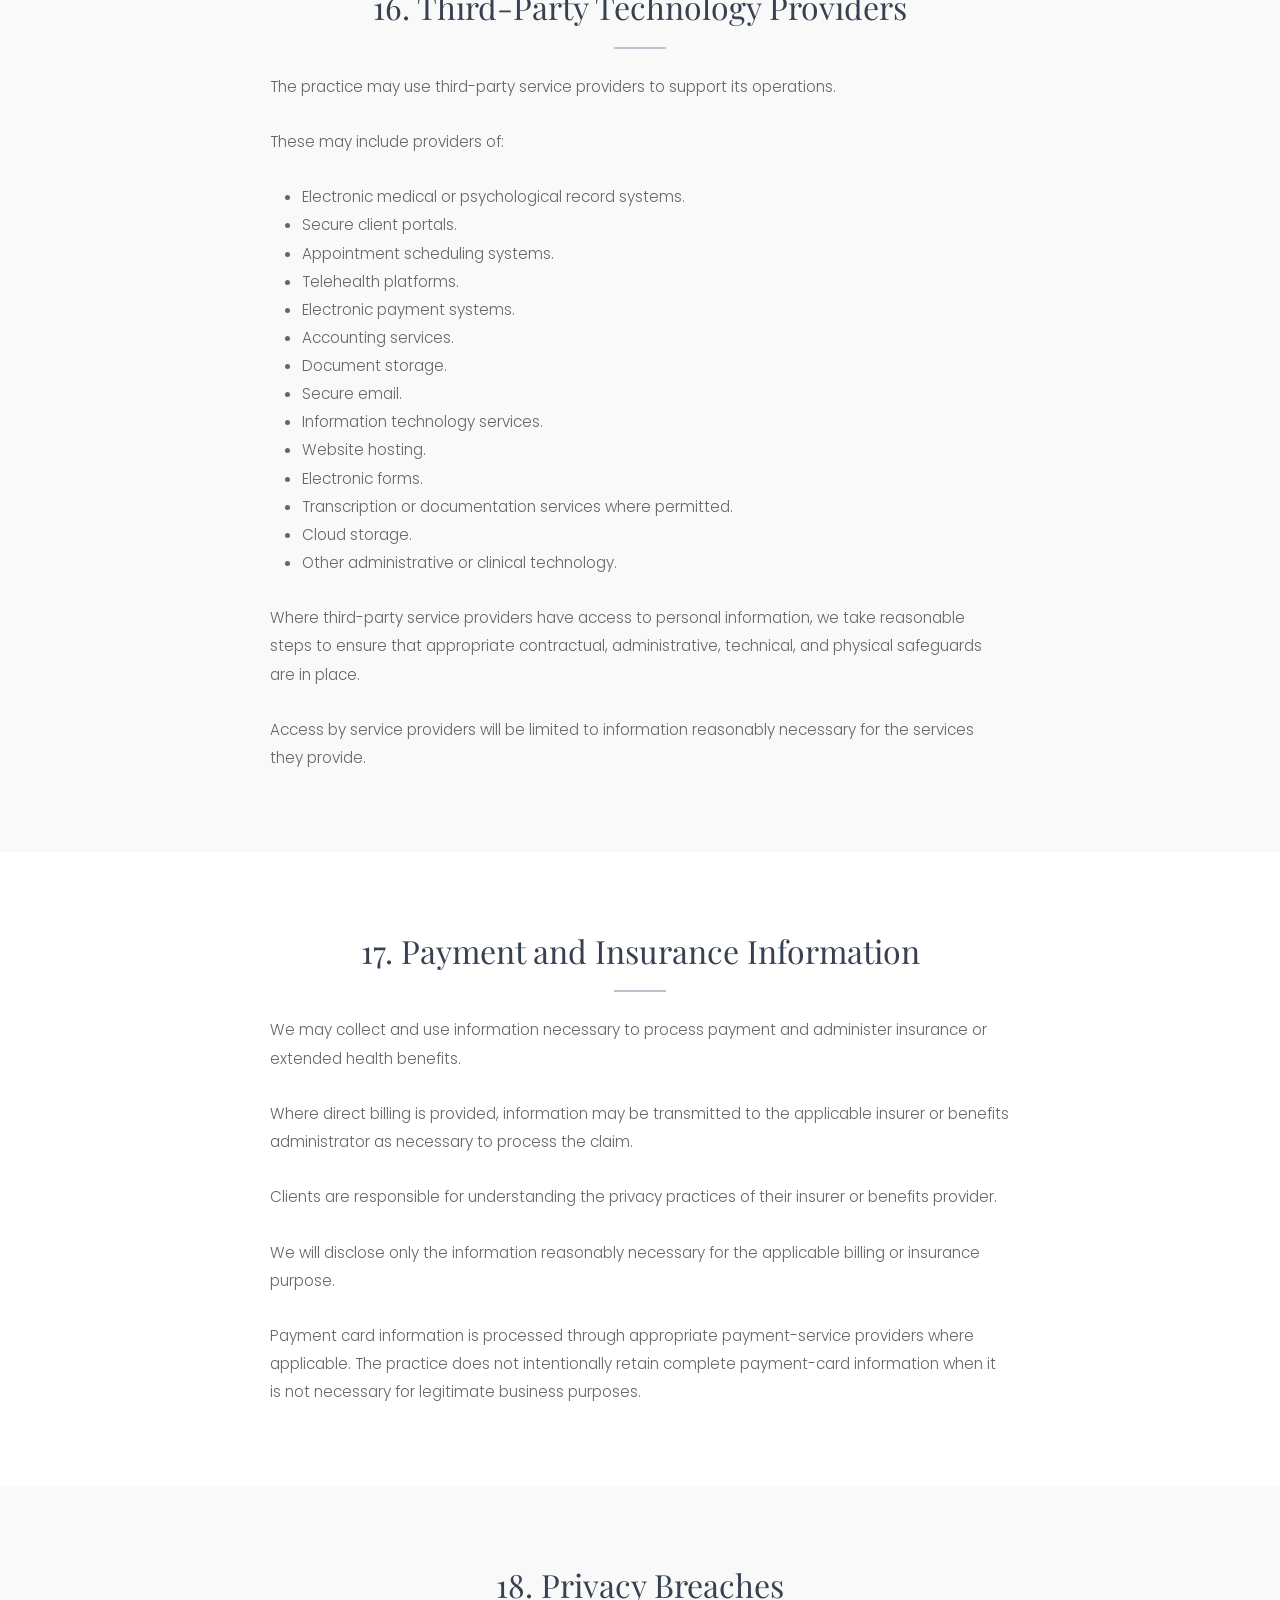
<file: privacy-policy.html>
<!doctype html>
<html lang="en">
    <head>
        <meta charset="utf-8">
        <meta name="viewport" content="width=device-width, initial-scale=1">
        <meta name="description" content="Registered Clinical Psychologists and Social Workers in Halifax, Nova Scotia" />
	    <meta name="keywords" content="aulakh, psychology, psychological, psychologists, counselling, clinicians, assessments, telehealth" />
        <title>Privacy Policy - Aulakh Psychology</title>
        
        <!-- STYLESHEETS -->
        <link href="css/animate.css" rel="stylesheet">
        <link href="css/bootstrap.css" rel="stylesheet">
        <link href="css/style.css" rel="stylesheet">
        <!-- END STYLESHEETS -->

        <!-- SCRIPTS -->
        <script src="js/jquery-4.0.0.min.js"></script>
        <script src="js/bootstrap.bundle.js"></script>
        <script src="js/main.js"></script> 
        <!-- END SCRIPTS -->
    </head>
    <body>
        <!-- PRELOADER -->
        <div class="loader-wrap">
            <!-- <span class="loader"></span> -->
        </div>
        <!-- END PRELOADER -->

        <div class="content-blur"></div>
        
        <!-- HEADER INFO BAR -->
        <div class="text-center d-none d-xl-block header-bar">
                <div class="header-banner">
                    <div class="header-content">
                        <a href="http://maps.google.com?q=6155%20North%20Street%20Halifax%20NS%20B3K%205R3" target="_blank"><i class="pe-md-1 bi bi-geo-alt-fill"></i></a><a href="http://maps.google.com?q=6155%20North%20Street%20Halifax%20NS%20B3K%205R3" target="_blank">Unit 305, 6155 North Street, Halifax, NS</a>
                    </div>
                    <div class="header-content">
                        <a href="tel:+9024900090"><i class="pe-md-1 bi bi-telephone-fill"></i></a><a href="tel:+9024900090">902-490-0090</a>
                    </div>
                    <div class="header-content">
                        <a href="mailto:info@aulakhpsychology.ca"><i class="pe-md-1 bi bi-envelope-fill"></i></a><a href="mailto:info@aulakhpsychology.ca">info@aulakhpsychology.ca</a>                  
                    </div>
                </div>
        </div>
        <!-- END HEADER INFO BAR -->

        <!-- WEBSITE LOGO -->
        <div class="logo-wrap">
            <a href="index.html" class="logo-container">
                <div class="img-container"> 
                    <img src="images/aulakh_logo_1.svg" id="logo-1" alt="Aulakh Logo Small Tree" />
                </div>
                <div class="img-container">
                    <img src="images/aulakh_logo_2.svg" id="logo-2" alt="Aulakh Logo Medium Tree" />
                </div>
                <div class="img-container">
                    <img src="images/aulakh_logo_3.svg" id="logo-3" alt="Aulakh Logo Large Tree" />
                </div>
                <div class="img-container">
                    <img src="images/aulakh_logo_4.svg" id="logo-4" alt="Aulakh Logo Text" />
                </div>
            </a>
        </div>
        <!-- END WEBSITE LOGO -->

        <!-- NAVIGATION MENU -->
        <nav class="sticky-top main-nav" role="navigation">
            <div class="navbar-container">
                <a href="index.html">
                    <img src="images/aulakh_logo.svg" class="navbar-logo" alt="Aulakh Logo">
                </a>
                <button class="navbar-toggle">
                    <span class="bar"></span>
                    <span class="bar"></span>
                    <span class="bar"></span>
                </button>
                <div class="navbar-inner">
                    <ul class="navbar-menu">
                        <li class="has-dropdown">
                            <a class="scroll" href="index.html#theraputic-services">Services</a>
                            <button  class="drop-toggle">
                                <i class="bi bi-chevron-compact-down chevron"></i>
                            </button>
                            <ul class="dropdown">
                                <li><a href="couples-therapy.html">Couples Therapy</a></li>
                                <li><a href="neurodiversity.html">Neurodiversity</a></li>
                                <li><a href="mood-disorders.html">Mood Disorders</a></li>
                                <li><a href="anxiety-disorders.html">Anxiety Disorders</a></li>
                                <li><a href="trauma.html">Trauma</a></li>
                                <li><a href="gender-sexuality.html">Gender & Sexuality</a></li>
                                <li><a href="index.html#assessment-services">Assessments</a></li>
                            </ul>
                        </li>
                        <li><a class="scroll" href="index.html#team">Our Team</a></li>
                        <li><a href="fees.html">Fees & Insurance</a></li>
                        <li><a href="contact.html">Contact Us</a></li>
                        <li><a href="join-team.html">Join Our Team</a></li>
                        <li><a data-bs-toggle="modal" data-bs-target="#bookModal" class="appointment">Book Appointment</a></li>
                    </ul>
                </div>
            </div>
        </nav>
        <!-- END NAVIGATION MENU -->

        <!-- APPOINTMENT REQUEST MODAL -->
        <div class="modal fade" id="bookModal" tabindex="-1" aria-labelledby="bookModalLabel" aria-hidden="true">
            <div class="modal-dialog modal-dialog-centered modal-xl modal-fullscreen-lg-down">
                <div class="modal-content">
                    <div class="modal-header">
                            <button type="button" class="btn-close" data-bs-dismiss="modal" aria-label="Close"></button>
                    </div>
                    <div class="modal-body">
                        <div class="modal-cta">

                            <!-- Left: Contact info -->
                            <div>
                                <h2 class="cta-contact-h">Contact Info</h2>
                                <div style="margin-top:1.75rem">
                                    <a href="mailto:info@aulakhpsychology.ca" class="contact-link">
                                        <div class="c-icon">
                                            <svg viewBox="0 0 24 24" width="20" height="20" fill="none" stroke="currentColor" stroke-width="1.8"><rect x="3" y="5" width="18" height="14" rx="2"/><path d="M3 7l9 6 9-6"/></svg>
                                        </div>
                                        <div class="c-meta">
                                            <span class="c-lbl">Email</span>
                                            <span class="c-val">info@aulakhpsychology.ca</span>
                                        </div>
                                    </a>
                                    <a href="tel:+9024900090" class="contact-link">
                                        <div class="c-icon">
                                            <svg viewBox="0 0 24 24" width="20" height="20" fill="none" stroke="currentColor" stroke-width="1.8"><path d="M6.6 10.8c1.4 2.8 3.8 5.1 6.6 6.6l2.2-2.2c.3-.3.7-.4 1-.2 1.1.4 2.3.6 3.5.6.6 0 1 .4 1 1V20c0 .6-.4 1-1 1C10.4 21 3 13.6 3 4.4c0-.6.4-1 1-1h3.4c.6 0 1 .4 1 1 0 1.2.2 2.4.6 3.5.1.4 0 .8-.2 1z" stroke-linejoin="round"/></svg>
                                        </div>
                                        <div class="c-meta">
                                            <span class="c-lbl">Phone</span>
                                            <span class="c-val">902-490-0090</span>
                                        </div>
                                    </a>
                                    <a href="fax:+9024900099" class="contact-link">
                                        <div class="c-icon">
                                            <svg viewBox="0 0 24 24" width="20" height="20" fill="none" stroke="currentColor" stroke-width="1.8"><path d="M19 8h-1V3H6v5H5c-1.66 0-3 1.34-3 3v5h4v5h12v-5h4v-5c0-1.66-1.34-3-3-3zM8 5h8v3H8V5zm8 14H8v-5h8v5zm3-5h-1v-2H6v2H5v-3c0-0.55 0.45-1 1-1h12c0.55 0 1 .45 1 1v3zM18 12.5c-.55 0-1-.45-1-1s.45-1 1-1 1 .45 1 1-.45 1-1 1z" stroke-linejoin="round"/></svg>
                                        </div>
                                        <div class="c-meta">
                                            <span class="c-lbl">Fax</span>
                                            <span class="c-val">902-490-0099</span>
                                        </div>
                                    </a>
                                    <a href="http://maps.google.com?q=6155+North+Street+Halifax+NS" target="_blank" class="contact-link">
                                        <div class="c-icon">
                                            <svg viewBox="0 0 24 24" width="20" height="20" fill="none" stroke="currentColor" stroke-width="1.8"><path d="M12 2C8.13 2 5 5.13 5 9c0 5.25 7 13 7 13s7-7.75 7-13c0-3.87-3.13-7-7-7zm0 9.5c-1.38 0-2.5-1.12-2.5-2.5s1.12-2.5 2.5-2.5 2.5 1.12 2.5 2.5-1.12 2.5-2.5 2.5z" stroke-linejoin="round"/></svg>
                                        </div>
                                        <div class="c-meta">
                                            <span class="c-lbl">Address</span>
                                            <span class="c-val">Unit 305, 6155 North Street</span>
                                            <span class="c-val">Halifax, NS B3K 5R3</span>
                                        </div>
                                    </a>
                                </div>
                            </div>

                        <!-- Right: Form -->
                        <!--
                            FORM SETUP NOTE:
                            This form submits via FormSubmit.co, the same free, no-backend service used
                            on the ADHD Assessments page. To activate it:
                            1. Replace REPLACE_WITH_INTAKE_EMAIL@aulakhpsychology.ca below with the real intake email.
                            2. FormSubmit will send that inbox one confirmation email the first time the
                            form is submitted — click the activation link in it to start receiving
                            submissions. (If you've already activated this address for the ADHD page,
                            it's already active here too.)
                        -->
                            <div>
                                <h2 class="cta-contact-h">Book Your Appointment</h2>
                                <div class="toggle-container fgroup">
                                    <span id="newClient" class="toggle-label-text">New Client</span>
                                    <label class="switch">
                                        <input type="checkbox" id="formToggler">
                                        <span class="slider round"></span>
                                    </label>
                                    <span id="existingClient" class="toggle-label-text disabled">Existing Client</span>
                                </div>

                                <form id="formA" class="toggle-form" action="https://formsubmit.co/REPLACE_WITH_INTAKE_EMAIL@aulakhpsychology.ca" method="POST">
                                    <input type="hidden" name="_subject" value="New Client Appointment Request">
                                    <input type="hidden" name="_template" value="table">
                                    <input type="hidden" name="_next" value="index.html#book-modal">
                                    <input type="text" name="_honey" style="display:none" tabindex="-1" autocomplete="off">

                                    <div class="fgroup">
                                        <label class="flabel" for="new-contact-name">Full Name</label>
                                        <input class="finput" type="text" id="new-contact-name" name="Name" placeholder="First Last" autocomplete="name" required>
                                    </div>
                                    <div class="frow fgroup">
                                        <div>
                                            <label class="flabel" for="new-contact-phone">Phone</label>
                                            <input class="finput phone-format" type="tel" id="new-contact-phone" name="Phone" placeholder="(555) 555-5555" maxlength="13" autocomplete="tel" required>
                                        </div>
                                        <div>
                                            <label class="flabel" for="new-contact-email">Email</label>
                                            <input class="finput" type="email" id="new-contact-email" name="Email" placeholder="name@example.com" autocomplete="email" required>
                                        </div>
                                    </div>
                                    <div class="fgroup">
                                        <label class="flabel" for="new-contact-info">How Can We Help?</label>
                                        <textarea class="finput" id="new-contact-info" name="Additional Information" placeholder="Briefly describe what you're looking for..." required></textarea>
                                    </div>
                                    <p class="fineprint">
                                        By submitting this form, you consent to receive communications from Aulakh
                                        Psychological & Counselling Services, Inc. If you provide an email address, you'll
                                        receive an automated confirmation. See our <a href="privacy-policy.html" target="_blank">Privacy Policy</a> for details
                                        on how we protect your information.
                                    </p>
                                    <button class="submit-btn" type="submit">Request Appointment</button>
                                </form>

                                <form id="formB" class="toggle-form hidden" action="https://formsubmit.co/REPLACE_WITH_INTAKE_EMAIL@aulakhpsychology.ca" method="POST">
                                    <input type="hidden" name="_subject" value="Existing Client Appointment Request">
                                    <input type="hidden" name="_template" value="table">
                                    <input type="hidden" name="_next" value="index.html#book-modal">
                                    <input type="text" name="_honey" style="display:none" tabindex="-1" autocomplete="off">

                                    <div class="fgroup">
                                        <label class="flabel" for="existing-contact-name">Full Name</label>
                                        <input class="finput" type="text" id="existing-contact-name" name="Name" placeholder="First Last" autocomplete="name" required>
                                    </div>
                                    <div class="frow fgroup">
                                        <div>
                                            <label class="flabel" for="existing-contact-phone">Phone</label>
                                            <input class="finput phone-format" type="tel" id="existing-contact-phone" name="Phone" placeholder="(555) 555-5555" maxlength="13" autocomplete="tel" required>
                                        </div>
                                        <div>
                                            <label class="flabel" for="existing-contact-email">Email</label>
                                            <input class="finput" type="email" id="existing-contact-email" name="Email" placeholder="name@example.com" autocomplete="email" required>
                                        </div>
                                    </div>
                                    <div class="fgroup">
                                        <label class="flabel" for="clinician-select">Select your Clinician</label>
                                        <select class="finput custom-select" id="clinician-select" name="Clinician" required>
                                            <option value="" disabled selected hidden>--Please choose an option--</option>
                                            <option value="Alissa Pencer">Dr. Alissa Pencer</option>
                                            <option value="Erica Lundberg">Erica Lundberg</option>
                                            <option value="Harpreet Aulakh">Harpreet Aulakh</option>
                                            <option value="Jey Benoit">Jey Benoit</option>
                                            <option value="Jillian Filliter">Dr. Jillian Filliter</option>
                                            <option value="Kate Robertson">Dr. Kate Robertson</option>
                                            <option value="Leigh Dunn">Dr. Leigh Dunn</option>
                                            <option value="Leslie MacIntyre">Dr. Leslie MacIntyre</option>
                                            <option value="Maggie Silvaine">Maggie Silvaine</option>
                                            <option value="Pavitra Desai">Pavitra Desai</option>
                                            <option value="Shannon Johnson">Dr. Shannon Johnson</option>
                                        </select>
                                    </div>
                                    <div class="fgroup">
                                        <label class="flabel" for="exiting-contact-info">When would you like an appointment?</label>
                                        <textarea class="finput" id="existing-contact-info" name="Additional Information" placeholder="Please list the date or range for when you would like an appointment. Leave this field blank for the earliest available appointment with your clinician."></textarea>
                                    </div>
                                    <p class="fineprint">
                                        By submitting this form, you consent to receive communications from Aulakh
                                        Psychological & Counselling Services, Inc. If you provide an email address, you'll
                                        receive an automated confirmation. See our <a href="privacy-policy.html" target="_blank">Privacy Policy</a> for details
                                        on how we protect your information.
                                    </p>
                                    <button class="submit-btn" type="submit">Request Appointment</button>
                                </form>
                            </div>

                        </div>
                    </div>
                </div>
            </div>
        </div>
        <!-- END APPOINTMENT REQUEST MODAL -->

        <!-- ── INTRO ── -->
        <div class="intro">
            <p class="intro-eyebrow">Aulakh Psychological & Counselling Services Inc.</p>
            <h2>1. Privacy Policy</h2>
            <div class="intro-rule"></div>
            <p class="section-body" style="text-align: left !important;">
                Aulakh Psychological & Counselling Services Inc. ("Aulakh Psychology," "we," "us," or "our") is committed to protecting the privacy, confidentiality, 
                security, and dignity of the individuals who receive psychological, counselling, assessment, consultation, and related services from our practice.
            </p>
            <br>
            <p class="section-body" style="text-align: left !important;">
                This Privacy Policy explains how we collect, use, disclose, store, protect, retain, and dispose of personal information and personal health information. 
                It also describes your privacy rights and how you may raise questions or concerns about the handling of your information.
            </p>
            <br>
            <p class="section-body" style="text-align: left !important;">
                This Policy is intended to be consistent with applicable Canadian and Nova Scotia privacy legislation, professional requirements, and ethical standards, 
                including the <strong>Nova Scotia Personal Health Information Act (PHIA)</strong> and its regulations, applicable provisions of the <strong>Personal 
                Information Protection and Electronic Documents Act (PIPEDA)</strong>, and applicable standards and guidelines of the <strong>Nova Scotia Regulator of 
                Psychology (NSRP)</strong>.
            </p>
            <br>
            <p class="section-body" style="text-align: left !important;">
                Where legislation or professional requirements impose a higher standard of protection than this Policy, the applicable legal or professional requirement 
                will prevail.
            </p>
        </div>

        <!-- ── PRIVACY COMMITMENT ── -->
        <div class="intro bg-grey">
            <h2>2. Our Commitment to Privacy</h2>
            <div class="intro-rule"></div>
            <p class="section-body" style="text-align: left !important;">
                We recognize that information shared during psychological and counselling services is highly personal and may include sensitive information concerning mental 
                health, physical health, relationships, family circumstances, education, employment, finances, trauma, sexuality, identity, substance use, and other aspects 
                of an individual's life.
            </p>
            <br>
            <p class="section-body" style="text-align: left !important;">
                We are committed to:
            </p>
            <br>
            <ul class="section-body" style="text-align: left !important;">
                <li>Collecting only information that is reasonably necessary for appropriate care, administration, billing, legal, regulatory, and professional purposes.</li>
                <li>Explaining, where required, why information is collected and how it may be used or disclosed.</li>
                <li>Obtaining consent for the collection, use, and disclosure of information when consent is required.</li>
                <li>Limiting access to personal information to individuals who require access for legitimate professional, administrative, legal, or operational purposes.</li>
                <li>Protecting information against unauthorized access, collection, use, disclosure, copying, modification, loss, theft, or destruction.</li>
                <li>Maintaining accurate and appropriate clinical records.</li>
                <li>Providing individuals with access to their personal health information where required by law.</li>
                <li>Responding appropriately to privacy concerns and security incidents.</li>
                <li>Retaining and securely disposing of information in accordance with applicable legal and professional requirements.</li>
            </ul>
            <br>
            <p class="section-body" style="text-align: left !important;">
                Nova Scotia's PHIA specifically governs the collection, use, disclosure, retention, disposal, and destruction of personal health information and requires 
                appropriate safeguards for health information, including electronic information.
            </p>
        </div>

        <!-- ── PRIVACY LEGISLATION ── -->
        <div class="intro">
            <h2>3. Applicable Privacy Legislation</h2>
            <div class="intro-rule"></div>
            <p class="section-body" style="text-align: left !important;">
                For personal health information held by the practice in <srong>Nova Scotia, the primary privacy legislation is the Nova Scotia Personal Health Information 
                Act (PHIA)</srong> and its regulations.
            </p>
            <br>
            <p class="section-body" style="text-align: left !important;">
                PHIA establishes rules governing personal health information and provides individuals with rights concerning access to and correction of their information. 
                It also establishes requirements concerning safeguards and privacy breaches.
            </p>
            <br>
            <p class="section-body" style="text-align: left !important;">
                PHIA has been recognized by the Government of Canada as substantially similar to Part 1 of PIPEDA. Accordingly, a Nova Scotia health information custodian 
                subject to PHIA is generally exempt from Part 1 of PIPEDA with respect to the collection, use, and disclosure of personal health information occurring in 
                Nova Scotia.
            </p>
            <br>
            <p class="section-body" style="text-align: left !important;">
                However, <strong>PIPEDA may apply to certain activities involving personal information</strong>, particularly where information is transferred across 
                provincial or national borders or where the practice engages in activities to which PIPEDA otherwise applies.
            </p>
            <br>
            <p class="section-body" style="text-align: left !important;">
                The practice will comply with all applicable privacy legislation and will apply the requirements of the legislation that governs the particular information or activity.
            </p>
        </div>

        <!-- ── COLLECTED INFORMATION ── -->
        <div class="intro bg-grey">
            <h2>4. Information We Collect</h2>
            <div class="intro-rule"></div>
            <p class="section-body" style="text-align: left !important;">
                Depending on the services provided, we may collect personal information and personal health information such as:
            </p>
            <br>
            <p class="section-body" style="text-align: left !important;">
                <strong>Identification and contact information</strong>
            </p>
            <br>
            <ul class="section-body" style="text-align: left !important;">
                <li>Full name.</li>
                <li>Preferred name and pronouns where voluntarily provided.</li>
                <li>Date of birth.</li>
                <li>Address.</li>
                <li>Telephone numbers.</li>
                <li>Email address.</li>
                <li>Emergency contact information.</li>
                <li>Health card or other identification information where required.</li>
                <li>Information necessary to verify identity or eligibility for services.</li>
            </ul>
            <br>
            <p class="section-body" style="text-align: left !important;">
                <strong>Clinical and health information</strong>
            </p>
            <br>
            <ul class="section-body" style="text-align: left !important;">
                <li>Presenting concerns.</li>
                <li>Psychological and mental health history.</li>
                <li>Physical health information relevant to psychological care.</li>
                <li>Medical history.</li>
                <li>Medication information where clinically relevant.</li>
                <li>Psychiatric history.</li>
                <li>Developmental history.</li>
                <li>Family and relationship history.</li>
                <li>Educational history.</li>
                <li>Occupational information.</li>
                <li>Social and community circumstances.</li>
                <li>Trauma history.</li>
                <li>Substance-use information where relevant.</li>
                <li>Information obtained through psychological testing and assessment.</li>
                <li>Clinical observations.</li>
                <li>Diagnoses or diagnostic considerations.</li>
                <li>Treatment plans.</li>
                <li>Progress notes.</li>
                <li>Clinical correspondence.</li>
                <li>Consultation information.</li>
                <li>Reports and recommendations.</li>
                <li>Information provided by other health-care professionals.</li>
            </ul>
            <br>
            <p class="section-body" style="text-align: left !important;">
                <strong>Information concerning children, youth, or other individuals</strong>
            </p>
            <br>
            <p class="section-body" style="text-align: left !important;">
                Where services involve children, adolescents, couples, families, parents, or other third parties, we may collect information about individuals other than the primary 
                client where such information is reasonably necessary for providing services and is collected and used in accordance with applicable law and consent requirements.
            </p>
            <br>
            <p class="section-body" style="text-align: left !important;">
                <strong>Administrative and financial information</strong>
            </p>
            <br>
            <p class="section-body" style="text-align: left !important;">
                We may collect:
            </p>
            <br>
            <ul class="section-body" style="text-align: left !important;">
                <li>Billing information.</li>
                <li>Payment information.</li>
                <li>Insurance or extended health benefits information.</li>
                <li>Information required for direct billing.</li>
                <li>Appointment history.</li>
                <li>Cancellation and attendance information.</li>
                <li>Receipts and invoices.</li>
                <li>Correspondence concerning services.</li>
                <li>Information required for accounting, auditing, regulatory, or legal purposes.</li>
            </ul>
            <br>
            <p class="section-body" style="text-align: left !important;">
                We collect and maintain only information that is reasonably necessary for the purposes for which it is collected.
            </p>            
        </div>

        <!-- ── PURPOSE FOR COLLECTING INFORMATION ── -->
        <div class="intro">
            <h2>5. Purpose for Collecting Information</h2>
            <div class="intro-rule"></div>
            <p class="section-body" style="text-align: left !important;">
                We may collect, use, and disclose personal information and personal health information for purposes including:
            </p>
            <br>
            <ul class="section-body" style="text-align: left !important;">
                <li>Providing psychological, counselling, assessment, consultation, and related services.</li>
                <li>Assessing your needs and developing treatment or service plans.</li>
                <li>Ocumenting services provided.</li>
                <li>Communicating with you regarding your care.</li>
                <li>Coordinating care with other health-care professionals.</li>
                <li>Arranging referrals.</li>
                <li>Preparing psychological or other clinical reports.</li>
                <li>Administering psychological assessments.</li>
                <li>Scheduling appointments.</li>
                <li>Processing payments and billing.</li>
                <li>Communicating with insurers and benefit providers where authorized.</li>
                <li>Responding to legal or regulatory requirements.</li>
                <li>Maintaining professional records.</li>
                <li>Quality assurance and practice management.</li>
                <li>Managing complaints and privacy concerns.</li>
                <li>Preventing, detecting, or responding to security incidents.</li>
                <li>Meeting professional, regulatory, accounting, insurance, and legal obligations.</li>
                <li>Other purposes permitted or required by law.</li>
            </ul>
            <br>
            <p class="section-body" style="text-align: left !important;">
                We will not use personal health information for a purpose unrelated to the provision or administration of care unless permitted or required by law or authorized by 
                appropriate consent.
            </p>
        </div>

        <!-- ── CONSENT ── -->
        <div class="intro bg-grey">
            <h2>6. Consent</h2>
            <div class="intro-rule"></div>
            <p class="section-body" style="text-align: left !important;">
                Where required by law, we will obtain consent before collecting, using, or disclosing personal health information.
            </p>
            <br>
            <p class="section-body" style="text-align: left !important;">
                Consent may be express or, where legally permitted, knowledgeable implied consent.
            </p>
            <br>
            <p class="section-body" style="text-align: left !important;">
                Where appropriate, consent may be documented through:
            </p>
            <br>
            <ul class="section-body" style="text-align: left !important;">
                <li>Written consent.</li>
                <li>Electronic consent.</li>
                <li>Verbal consent documented in the clinical record.</li>
                <li>Another legally recognized form of consent.</li>
            </ul>
            <br>
            <p class="section-body" style="text-align: left !important;">
                You may generally withdraw or limit consent for future collection, use, or disclosure, subject to legal, professional, contractual, or safety requirements.
            </p>
            <br>
            <p class="section-body" style="text-align: left !important;">
                Withdrawal of consent does not generally operate retroactively. Information that was lawfully collected, used, or disclosed before withdrawal may continue to 
                be retained where required or permitted by law.
            </p>
            <br>
            <p class="section-body" style="text-align: left !important;">
                The Nova Scotia PHIA framework recognizes an individual's ability to limit or revoke consent for future uses or disclosures and requires custodians to make 
                reasonable efforts to comply with such requests.
            </p>
        </div>

        <!-- ── INFORMATION DISCLOSURE ── -->
        <div class="intro">
            <h2>7. When Information May Be Disclosed Without Consent</h2>
            <div class="intro-rule"></div>
            <p class="section-body" style="text-align: left !important;">
                Confidentiality is fundamental to psychological and counselling services. However, confidentiality is not absolute.
            </p>
            <br>
            <p class="section-body" style="text-align: left !important;">
                Information may be disclosed without your consent where disclosure is authorized or required by applicable law.
            </p>
            <br>
            <p class="section-body" style="text-align: left !important;">
                Examples may include circumstances involving:
            </p>
            <br>
            <ul class="section-body" style="text-align: left !important;">
                <li>A legal requirement, court order, subpoena, or other lawful authority.</li>
                <li>Circumstances where disclosure is required to comply with professional or regulatory obligations.</li>
                <li>Circumstances involving a serious risk of harm where disclosure is legally authorized or required.</li>
                <li>Suspected abuse or neglect where reporting is legally required.</li>
                <li>Requirements imposed by child protection legislation.</li>
                <li>Requirements relating to vulnerable adults where applicable.</li>
                <li>Regulatory investigations.</li>
                <li>Law-enforcement requirements where legally authorized.</li>
                <li>Public-health requirements.</li>
                <li>emergencies.</li>
                <li>Legal proceedings involving the practice or professional services.</li>
                <li>Insurance or benefit administration where legally authorized and appropriately consented to.</li>
                <li>Other circumstances expressly permitted or required by PHIA or another applicable law.</li>
            </ul>
            <br>
            <p class="section-body" style="text-align: left !important;">
                Only the information reasonably necessary for the permitted or required purpose will be disclosed whenever practicable.
            </p>
        </div>

        <!-- ── INFORMATION SHARING ── -->
        <div class="intro bg-grey">
            <h2>8. Sharing Information With Other Healthcare Providers</h2>
            <div class="intro-rule"></div>
            <p class="section-body" style="text-align: left !important;">
                With appropriate consent, we may communicate relevant information to other health-care providers involved in your care.
            </p>
            <br>
            <p class="section-body" style="text-align: left !important;">
                This may include:
            </p>
            <br>
            <ul class="section-body" style="text-align: left !important;">
                <li>Family physicians.</li>
                <li>Psychiatrists.</li>
                <li>Psychologists.</li>
                <li>Social workers.</li>
                <li>Occupational therapists.</li>
                <li>Nurses.</li>
                <li>Other regulated health professionals.</li>
                <li>Other professionals involved in your care.</li>
            </ul>
            <br>
            <p class="section-body" style="text-align: left !important;">
                We use a <strong>need-to-know approach</strong> and seek to limit disclosures to information reasonably necessary for the purpose.
            </p>
            <br>
            <p class="section-body" style="text-align: left !important;">
                You may request that we limit or stop certain future disclosures, subject to circumstances where disclosure is required or permitted by law.
            </p>
        </div>

        <!-- ── MULTI-PERSON SERVICES ── -->
        <div class="intro">
            <h2>9. Family, Couples, and Third-Party Services</h2>
            <div class="intro-rule"></div>
            <p class="section-body" style="text-align: left !important;">
                Where services involve more than one person, such as couples or family counselling, privacy and confidentiality can involve additional considerations.
            </p>
            <br>
            <p class="section-body" style="text-align: left !important;">
                At the beginning of such services, the practice will explain applicable confidentiality expectations, including circumstances in which information may be shared between participants or maintained as part of a common clinical record.
            </p>
            <br>
            <p class="section-body" style="text-align: left !important;">
                Where appropriate, written agreements concerning confidentiality and information sharing will be established.
            </p>
            <br>
            <p class="section-body" style="text-align: left !important;">
                Individuals should understand that the practice cannot guarantee confidentiality between participants when information is voluntarily shared by one participant with another participant outside the practice.
            </p>
        </div>

        <!-- ── ADOLESCENTS ── -->
        <div class="intro bg-grey">
            <h2>10. Adolescents</h2>
            <div class="intro-rule"></div>
            <p class="section-body" style="text-align: left !important;">
                When providing services to children and adolescents, the practice will follow applicable Nova Scotia legislation, professional standards, and the circumstances of the particular client.
            </p>
            <br>
            <p class="section-body" style="text-align: left !important;">
                The practice will consider:
            </p>
            <br>
            <ul class="section-body" style="text-align: left !important;">
                <li>The individual's capacity to provide consent.</li>
                <li>The role and legal authority of parents, guardians, or substitute decision-makers.</li>
                <li>The young person's wishes and privacy interests.</li>
                <li>Applicable legal requirements.</li>
                <li>The nature of the service.</li>
                <li>Safety concerns.</li>
                <li>Any applicable court order or other legal authority.</li>
            </ul>
            <br>
            <p class="section-body" style="text-align: left !important;">
                Information will not automatically be disclosed to a parent or guardian simply because the individual is under the age of majority where applicable law recognizes the young person's ability to make decisions concerning health care.
            </p>
            <br>
            <p class="section-body" style="text-align: left !important;">
                The specific circumstances of each case will determine the appropriate approach.
            </p>
        </div>

        <!-- ── INFORMATION PROTECTION ── -->
        <div class="intro">
            <h2>11. Protection of Your Information</h2>
            <div class="intro-rule"></div>
            <p class="section-body" style="text-align: left !important;">
                We implement administrative, physical, and technological safeguards designed to protect personal and personal health information against unauthorized access, collection, use, disclosure, copying, modification, loss, theft, or destruction.
            </p>
            <br>
            <p class="section-body" style="text-align: left !important;">
                These safeguards may include:
            </p>
            <br>
            <p class="section-body" style="text-align: left !important;">
                <strong>Physical safeguards</strong>
            </p>
            <br>
            <ul class="section-body" style="text-align: left !important;">
                <li>Locked offices and storage areas.</li>
                <li>Locked filing cabinets for paper records.</li>
                <li>Controlled access to clinical areas.</li>
                <li>Secure disposal containers.</li>
                <li>Secure destruction of confidential documents.</li>
                <li>Restrictions on access to areas where client records are stored.</li>
                <li>Appropriate environmental protections for physical records.</li>
            </ul>
            <br>
            <p class="section-body" style="text-align: left !important;">
                <strong>Administrative safeguards</strong>
            </p>
            <br>
            <ul class="section-body" style="text-align: left !important;">
                <li>Privacy and confidentiality policies.</li>
                <li>Confidentiality agreements and obligations for staff and contractors.</li>
                <li>Role-based access to information.</li>
                <li>Privacy training and education.</li>
                <li>Procedures for obtaining and documenting consent.</li>
                <li>Procedures governing disclosure of information.</li>
                <li>Privacy breach response procedures.</li>
                <li>Procedures for secure record retention and destruction.</li>
                <li>Periodic review of privacy and security practices.</li>
                <li>Disciplinary or corrective procedures for inappropriate access or disclosure.</li>
            </ul>
            <br>
            <p class="section-body" style="text-align: left !important;">
                <strong>Technological safeguards</strong>
            </p>
            <br>
            <p class="section-body" style="text-align: left !important;">
                Where appropriate and available, electronic information systems may incorporate:
            </p>
            <br>
            <ul class="section-body" style="text-align: left !important;">
                <li>Unique user accounts.</li>
                <li>Strong passwords.</li>
                <li>Multi-factor authentication.</li>
                <li>Role-based access controls.</li>
                <li>Encryption.</li>
                <li>Secure network connections.</li>
                <li>Device security.</li>
                <li>Firewalls and endpoint protections.</li>
                <li>Malware protection.</li>
                <li>System updates and security patches.</li>
                <li>Secure backups.</li>
                <li>Audit logs.</li>
                <li>Access monitoring.</li>
                <li>Secure data transmission.</li>
                <li>Secure deletion or destruction procedures.</li>
            </ul>
            <br>
            <p class="section-body" style="text-align: left !important;">
                Nova Scotia's Personal Health Information Regulations specifically require custodians using electronic information systems to implement safeguards addressing network infrastructure, hardware and operating systems, and software and user authentication. Custodians must also maintain written policies supporting those safeguards.
            </p>
        </div>

        <!-- ── CLIENT RECORDS ── -->
        <div class="intro bg-grey">
            <h2>12. Access to Client Records</h2>
            <div class="intro-rule"></div>
            <p class="section-body" style="text-align: left !important;">
                You generally have the right to request access to your personal health information held by the practice, subject to applicable legal exceptions.
            </p>
            <br>
            <p class="section-body" style="text-align: left !important;">
                Requests should be made in writing and should provide sufficient information to allow us to identify the records being requested.
            </p>
            <br>
            <p class="section-body" style="text-align: left !important;">
                Upon receiving a valid request, we will:
            </p>
            <br>
            <ul class="section-body" style="text-align: left !important;">
                <li>Verify the identity and authority of the person making the request.</li>
                <li>Identify the relevant records.</li>
                <li>Review the request and applicable legal requirements.</li>
                <li>Provide access where required.</li>
                <li>Explain any permitted limitation or refusal.</li>
                <li>Provide information concerning available review or complaint processes where applicable.</li>
            </ul>
            <br>
            <p class="section-body" style="text-align: left !important;">
                Certain information may be subject to lawful exceptions or limitations on access.
            </p>
            <br>
            <p class="section-body" style="text-align: left !important;">
                For example, professional opinions or observations made in good faith may be subject to specific statutory rules concerning correction. Nova Scotia's PHIA materials specifically recognize that professional opinions made in good faith are not necessarily required to be altered simply because an individual disagrees with them.
            </p>
        </div>

        <!-- ── INFORMATION CORRECTING ── -->
        <div class="intro">
            <h2>13. Correcting Your Information</h2>
            <div class="intro-rule"></div>
            <p class="section-body" style="text-align: left !important;">
                You may request correction of personal health information that you believe is inaccurate, incomplete, or out of date.
            </p>
            <br>
            <p class="section-body" style="text-align: left !important;">
                Where a correction is appropriate, the practice will follow the requirements of PHIA and applicable professional standards.
            </p>
            <br>
            <p class="section-body" style="text-align: left !important;">
                Corrections will not be used to alter or erase a legitimate clinical opinion merely because the individual disagrees with the opinion.
            </p>
            <br>
            <p class="section-body" style="text-align: left !important;">
                Where appropriate, the record will be amended in a manner that preserves the integrity of the original clinical record and identifies the correction.
            </p>
            <br>
            <p class="section-body" style="text-align: left !important;">
                Nova Scotia's PHIA framework establishes specific procedures for correcting personal health information and communicating corrections to individuals and, in appropriate circumstances, persons to whom the information was previously disclosed.
            </p>
        </div>

        <!-- ── ELECTRONIC COMMUNICATION ── -->
        <div class="intro bg-grey">
            <h2>14. Electronic Communication</h2>
            <div class="intro-rule"></div>
            <p class="section-body" style="text-align: left !important;">
                Email, text messaging, telephone, video conferencing, online forms, and other electronic communication methods may involve privacy and security risks.
            </p>
            <br>
            <p class="section-body" style="text-align: left !important;">
                We take reasonable steps to reduce those risks.
            </p>
            <br>
            <p class="section-body" style="text-align: left !important;">
                Depending on the circumstances, we may use secure communication systems, encrypted transmission, password-protected systems, secure client portals, or other appropriate safeguards.
            </p>
            <br>
            <p class="section-body" style="text-align: left !important;">
                However, no electronic communication system can be guaranteed to be completely secure.
            </p>
            <br>
            <p class="section-body" style="text-align: left !important;">
                You should avoid sending highly sensitive clinical information through ordinary email or text messaging unless the practice has advised you that the particular communication method is appropriate.
            </p>
            <br>
            <p class="section-body" style="text-align: left !important;">
                When communicating electronically, we may limit the amount of sensitive information included in messages.
            </p>
        </div>

        <!-- ── TELEHEALTH ── -->
        <div class="intro">
            <h2>15. Telepsychology and Virtual Care</h2>
            <div class="intro-rule"></div>
            <p class="section-body" style="text-align: left !important;">
                Where psychological or counselling services are provided by telephone, video conference, or another remote technology, we take reasonable steps to protect confidentiality.
            </p>
            <br>
            <p class="section-body" style="text-align: left !important;">
                Before providing telepsychology services, we may discuss:
            </p>
            <br>
            <ul class="section-body" style="text-align: left !important;">
                <li>The technology being used.</li>
                <li>Privacy and security considerations.</li>
                <li>The physical location of the client.</li>
                <li>Emergency contact information.</li>
                <li>Procedures for dealing with interruptions or technology failures.</li>
                <li>The limitations of electronic communication.</li>
                <li>Appropriate environments for confidential sessions.</li>
                <li>Circumstances in which confidentiality may be affected.</li>
            </ul>
            <br>
            <p class="section-body" style="text-align: left !important;">
                Clients are encouraged to participate from a private location and to use a private, password-protected device and secure internet connection where reasonably possible.
            </p>
            <br>
            <p class="section-body" style="text-align: left !important;">
                The practice follows applicable professional guidance concerning technology and telepsychology. Current Nova Scotia psychology guidance emphasizes protecting client records, securing electronic information, and taking appropriate care when transmitting information.
            </p>
        </div>

        <!-- ── THIRD-PARTY TECHNOLOGY PROVIDERS ── -->
        <div class="intro bg-grey">
            <h2>16. Third-Party Technology Providers</h2>
            <div class="intro-rule"></div>
            <p class="section-body" style="text-align: left !important;">
                The practice may use third-party service providers to support its operations.
            </p>
            <br>
            <p class="section-body" style="text-align: left !important;">
                These may include providers of:
            </p>
            <br>
            <ul class="section-body" style="text-align: left !important;">
                <li>Electronic medical or psychological record systems.</li>
                <li>Secure client portals.</li>
                <li>Appointment scheduling systems.</li>
                <li>Telehealth platforms.</li>
                <li>Electronic payment systems.</li>
                <li>Accounting services.</li>
                <li>Document storage.</li>
                <li>Secure email.</li>
                <li>Information technology services.</li>
                <li>Website hosting.</li>
                <li>Electronic forms.</li>
                <li>Transcription or documentation services where permitted.</li>
                <li>Cloud storage.</li>
                <li>Other administrative or clinical technology.</li>
            </ul>
            <br>
            <p class="section-body" style="text-align: left !important;">
                Where third-party service providers have access to personal information, we take reasonable steps to ensure that appropriate contractual, administrative, technical, and physical safeguards are in place.
            </p>
            <br>
            <p class="section-body" style="text-align: left !important;">
                Access by service providers will be limited to information reasonably necessary for the services they provide.
            </p>
        </div>

        <!-- ── PAYMENT AND INSURANCE ── -->
        <div class="intro">
            <h2>17. Payment and Insurance Information</h2>
            <div class="intro-rule"></div>
            <p class="section-body" style="text-align: left !important;">
                We may collect and use information necessary to process payment and administer insurance or extended health benefits.
            </p>
            <br>
            <p class="section-body" style="text-align: left !important;">
                Where direct billing is provided, information may be transmitted to the applicable insurer or benefits administrator as necessary to process the claim.
            </p>
            <br>
            <p class="section-body" style="text-align: left !important;">
                Clients are responsible for understanding the privacy practices of their insurer or benefits provider.
            </p>
            <br>
            <p class="section-body" style="text-align: left !important;">
                We will disclose only the information reasonably necessary for the applicable billing or insurance purpose.
            </p>
            <br>
            <p class="section-body" style="text-align: left !important;">
                Payment card information is processed through appropriate payment-service providers where applicable. The practice does not intentionally retain complete payment-card information when it is not necessary for legitimate business purposes.
            </p>
        </div>

        <!-- ── PRIVACY BREACHES ── -->
        <div class="intro bg-grey">
            <h2>18. Privacy Breaches</h2>
            <div class="intro-rule"></div>
            <p class="section-body" style="text-align: left !important;">
                A privacy breach may occur if personal health information is:
            </p>
            <br>
            <ul class="section-body" style="text-align: left !important;">
                <li>Lost.</li>
                <li>Stolen.</li>
                <li>Accessed by an unauthorized person.</li>
                <li>Used without authorization.</li>
                <li>Disclosed without authorization.</li>
                <li>Copied improperly.</li>
                <li>Altered improperly.</li>
                <li>Transmitted to the wrong person.</li>
                <li>Otherwise handled in a manner that violates applicable privacy requirements.</li>
            </ul>
            <br>
            <p class="section-body" style="text-align: left !important;">
                If a privacy breach occurs, we will take reasonable steps to:
            </p>
            <br>
            <ul class="section-body" style="text-align: left !important;">
                <li>Contain the breach.</li>
                <li>Prevent further unauthorized access or disclosure.</li>
                <li>Investigate what occurred.</li>
                <li>Identify the information and individuals affected.</li>
                <li>Assess the risk associated with the breach.</li>
                <li>Document the incident.</li>
                <li>Implement corrective measures.</li>
                <li>Notify affected individuals where required or appropriate.</li>
                <li>Notify regulatory or oversight authorities where required.</li>
                <li>Take reasonable steps to prevent a similar incident from occurring again.</li>
            </ul>
            <br>
            <p class="section-body" style="text-align: left !important;">
                Nova Scotia's PHIA regulations require custodians to maintain records of certain electronic security breaches and document corrective procedures taken to reduce the likelihood of future breaches.
            </p>
            <br>
            <p class="section-body" style="text-align: left !important;">
                Where a privacy breach creates a legally recognized risk of harm or embarrassment, applicable notification requirements will be followed. Nova Scotia's health privacy framework provides for notification of affected individuals in specified circumstances.
            </p>
        </div>

        <!-- ── RETENTION OF RECORDS ── -->
        <div class="intro">
            <h2>19. Retention of Records</h2>
            <div class="intro-rule"></div>
            <p class="section-body" style="text-align: left !important;">
                We retain client records for the period required by applicable legislation, professional standards, regulatory requirements, insurance requirements, and other legal obligations.
            </p>
            <br>
            <p class="section-body" style="text-align: left !important;">
                For psychologists regulated in Nova Scotia, current professional standards provide for retention of individual and corporate client records for at least ten years following the last client contact, subject to specific rules where the client was under 18 at the time of last contact.
            </p>
            <br>
            <p class="section-body" style="text-align: left !important;">
                Where the client was under 18 at the time of last contact, records are retained for the applicable period following the client's eighteenth birthday, subject to any longer period required by law or professional requirements.
            </p>
            <br>
            <p class="section-body" style="text-align: left !important;">
                Records may be retained longer where reasonably necessary or required by law, including where:
            </p>
            <br>
            <ul class="section-body" style="text-align: left !important;">
                <li>Litigation is anticipated or ongoing.</li>
                <li>A complaint or regulatory matter is ongoing.</li>
                <li>An assessment or treatment matter remains active.</li>
                <li>The record is required for continuity of care.</li>
                <li>An insurer or other lawful authority requires retention.</li>
                <li>Another legal or professional requirement applies.</li>
            </ul>
        </div>

        <!-- ── FOOTER ── -->
        <footer>
        <div class="footer-grid text-center">
            <div class="fcol">
            <strong>Address</strong>
            <a href="http://maps.google.com?q=6155+North+Street+Halifax+NS" target="_blank">
                Unit 305, 6155 North Street<br>Halifax, NS B3K 5R3
            </a>
            </div>
            <div class="fcol">
            <strong>Email</strong>
            <a href="mailto:info@aulakhpsychology.ca">info@aulakhpsychology.ca</a>
            </div>
            <div class="fcol">
            <strong>Phone</strong>
            <a href="tel:+9024900090">902-490-0090</a>
            </div>
        </div>
        <hr class="footer-divider">
        <p class="footer-copy">Copyright &copy; <span id="yr"></span> Aulakh Psychological and Counselling Services Inc. All rights reserved.</p>
        </footer>

        <!-- MOBILE NAVBAR SCRIPT -->
        <script src="js/navigation.js"></script>
        <!-- END MOBILE NAVBAR SCRIPT -->

        <!-- TOGGLE SCRIPT -->
        <script src="js/toggle.js"></script>
        <!-- END TOGGLE SCRIPT -->

        <!-- PHONE FORMATTING -->
        <script src="js/phone-format.js"></script>
        <!-- END PHONE FORMATTING -->

        <!-- SCROLL TO TOP -->
            <div class="scroll-to-top">
                <a href="#"><i class="pe-md-1 bi bi-arrow-up-square-fill"></i></a>
            </div>
        <!-- END SCROLL TO TOP -->
    </body>
</html>
</file>
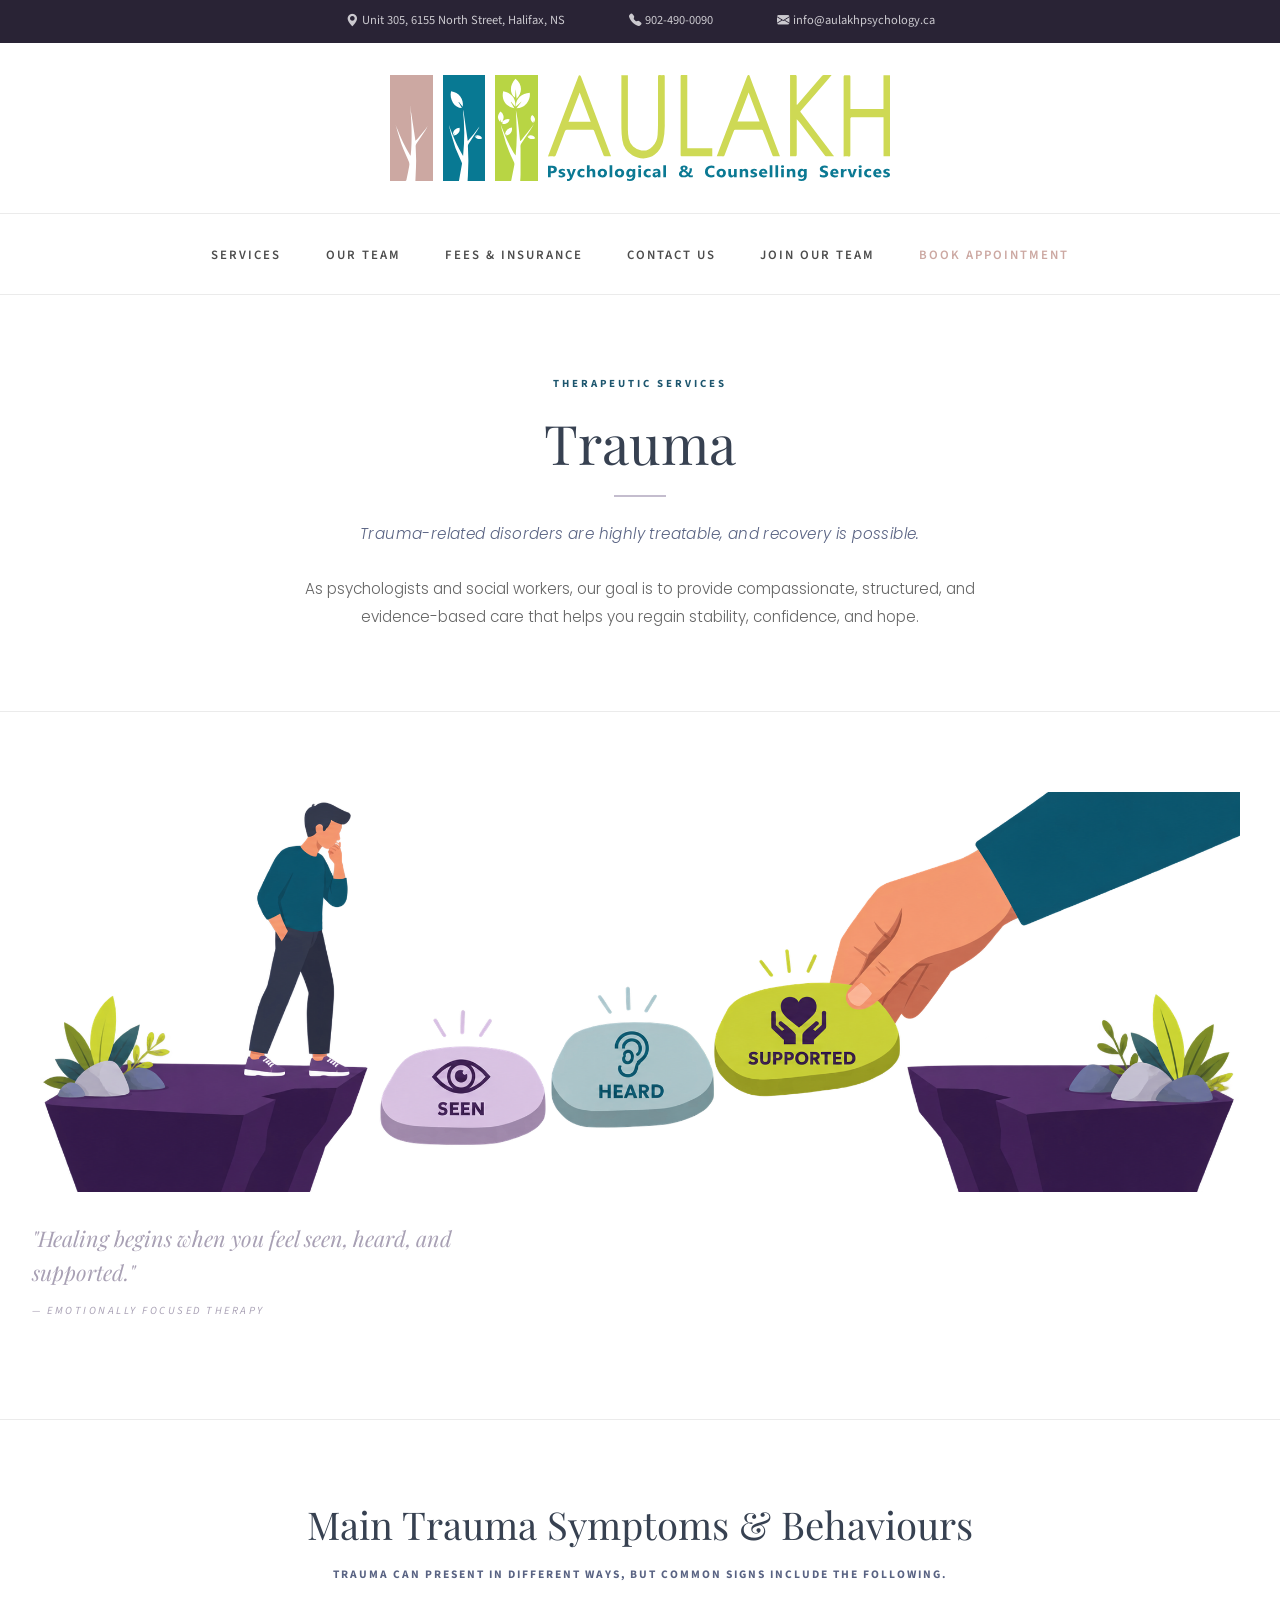
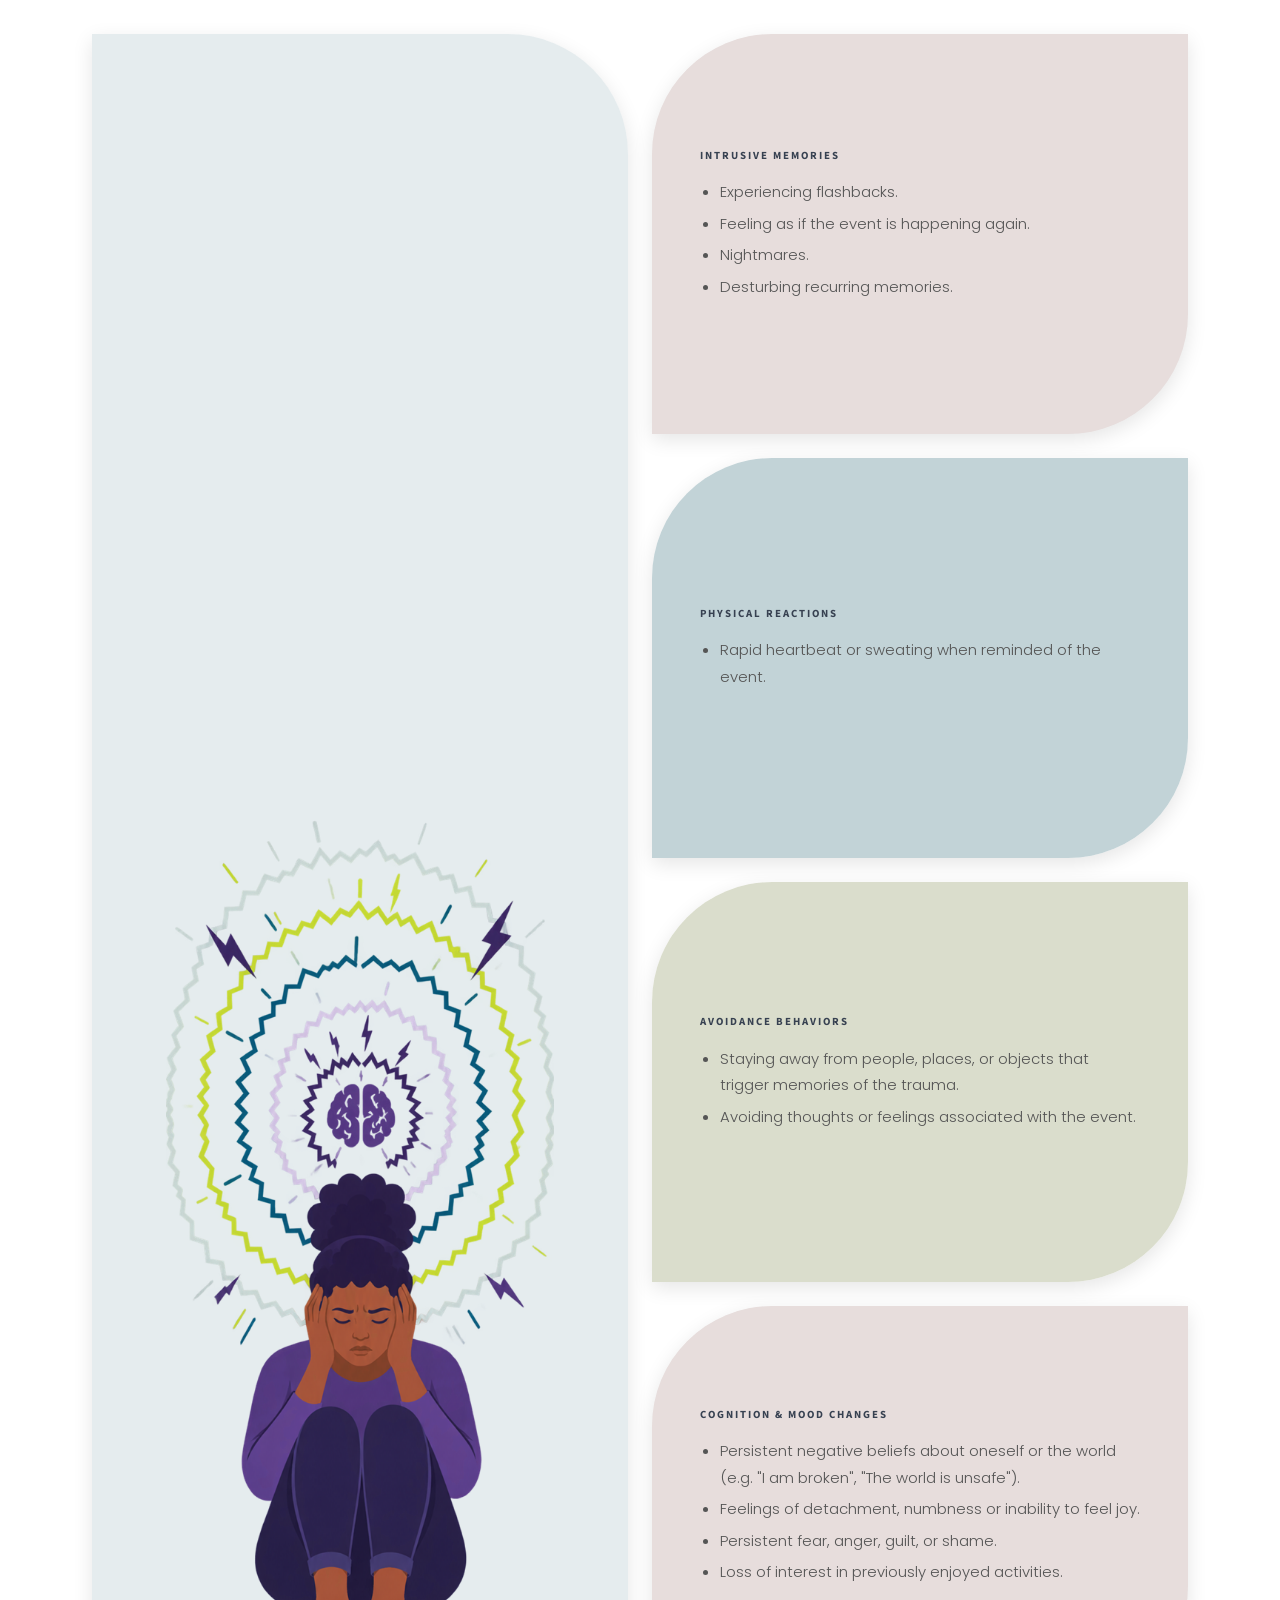
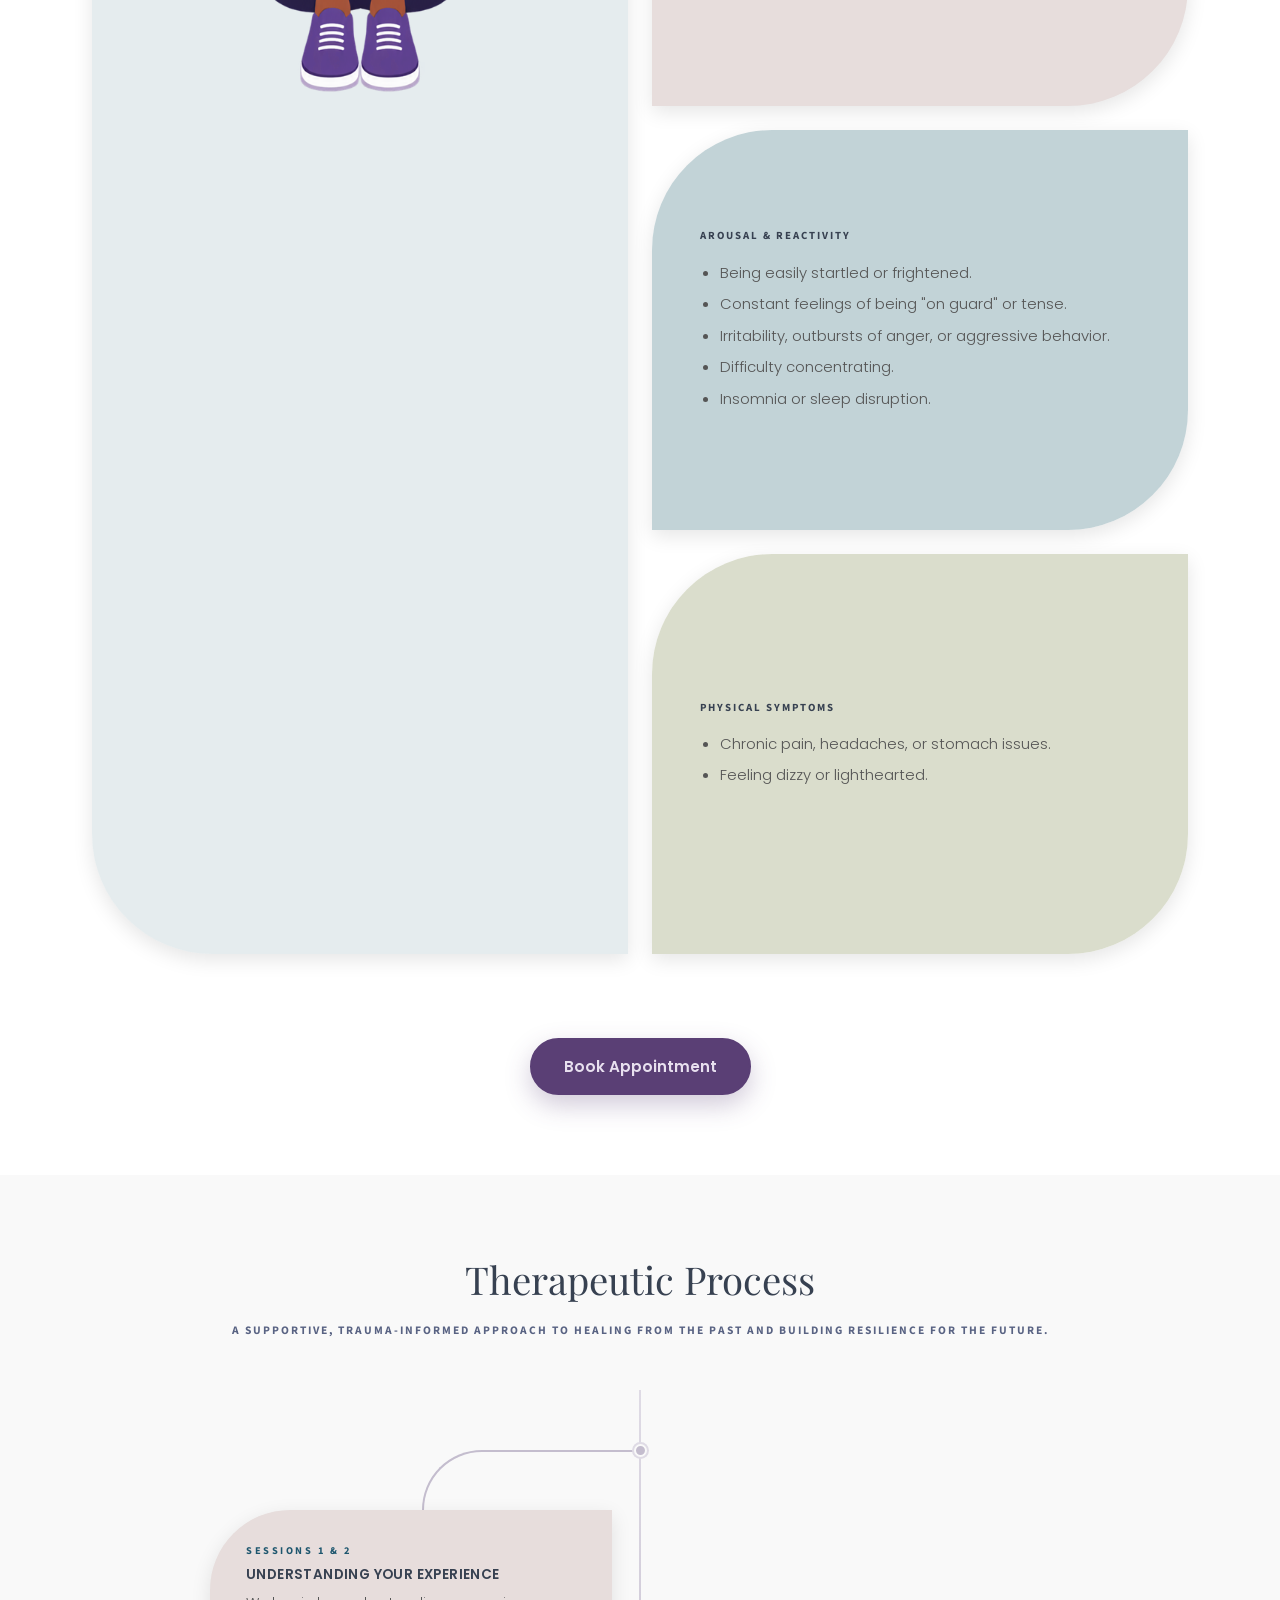
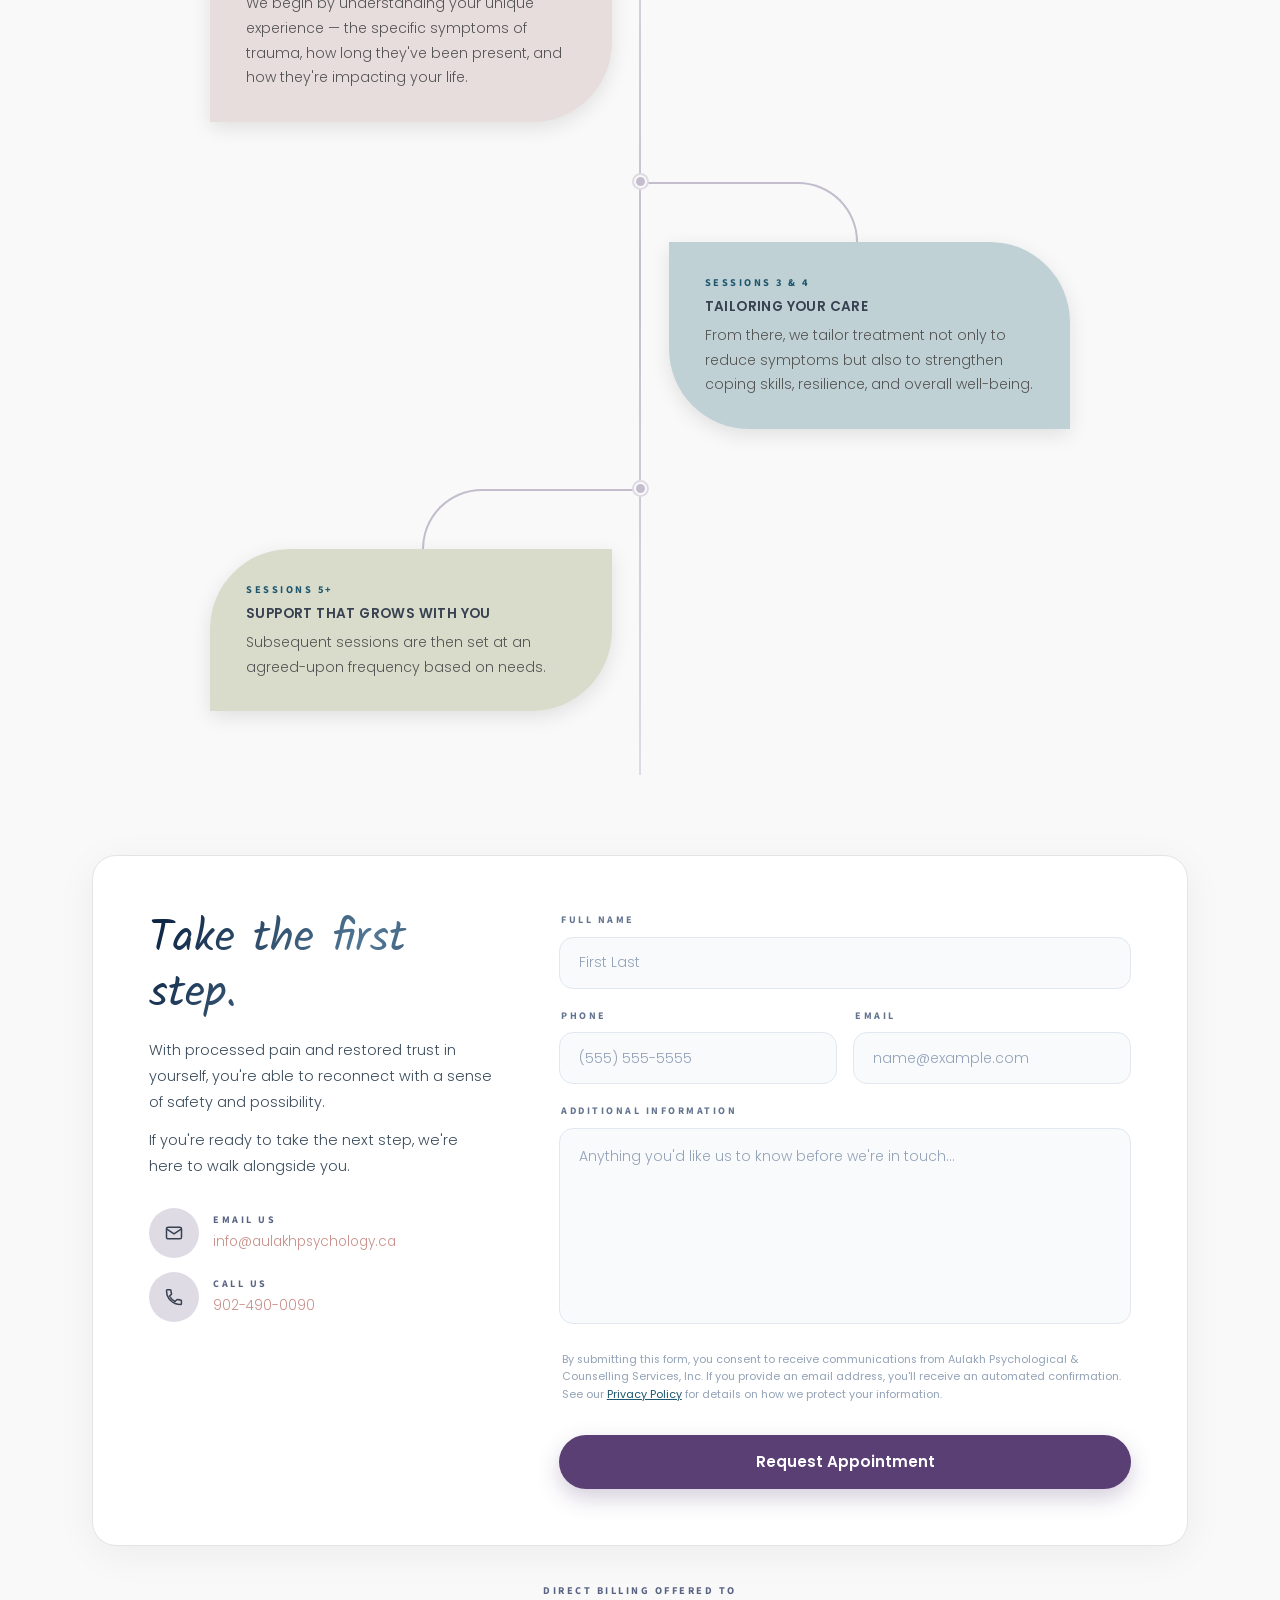
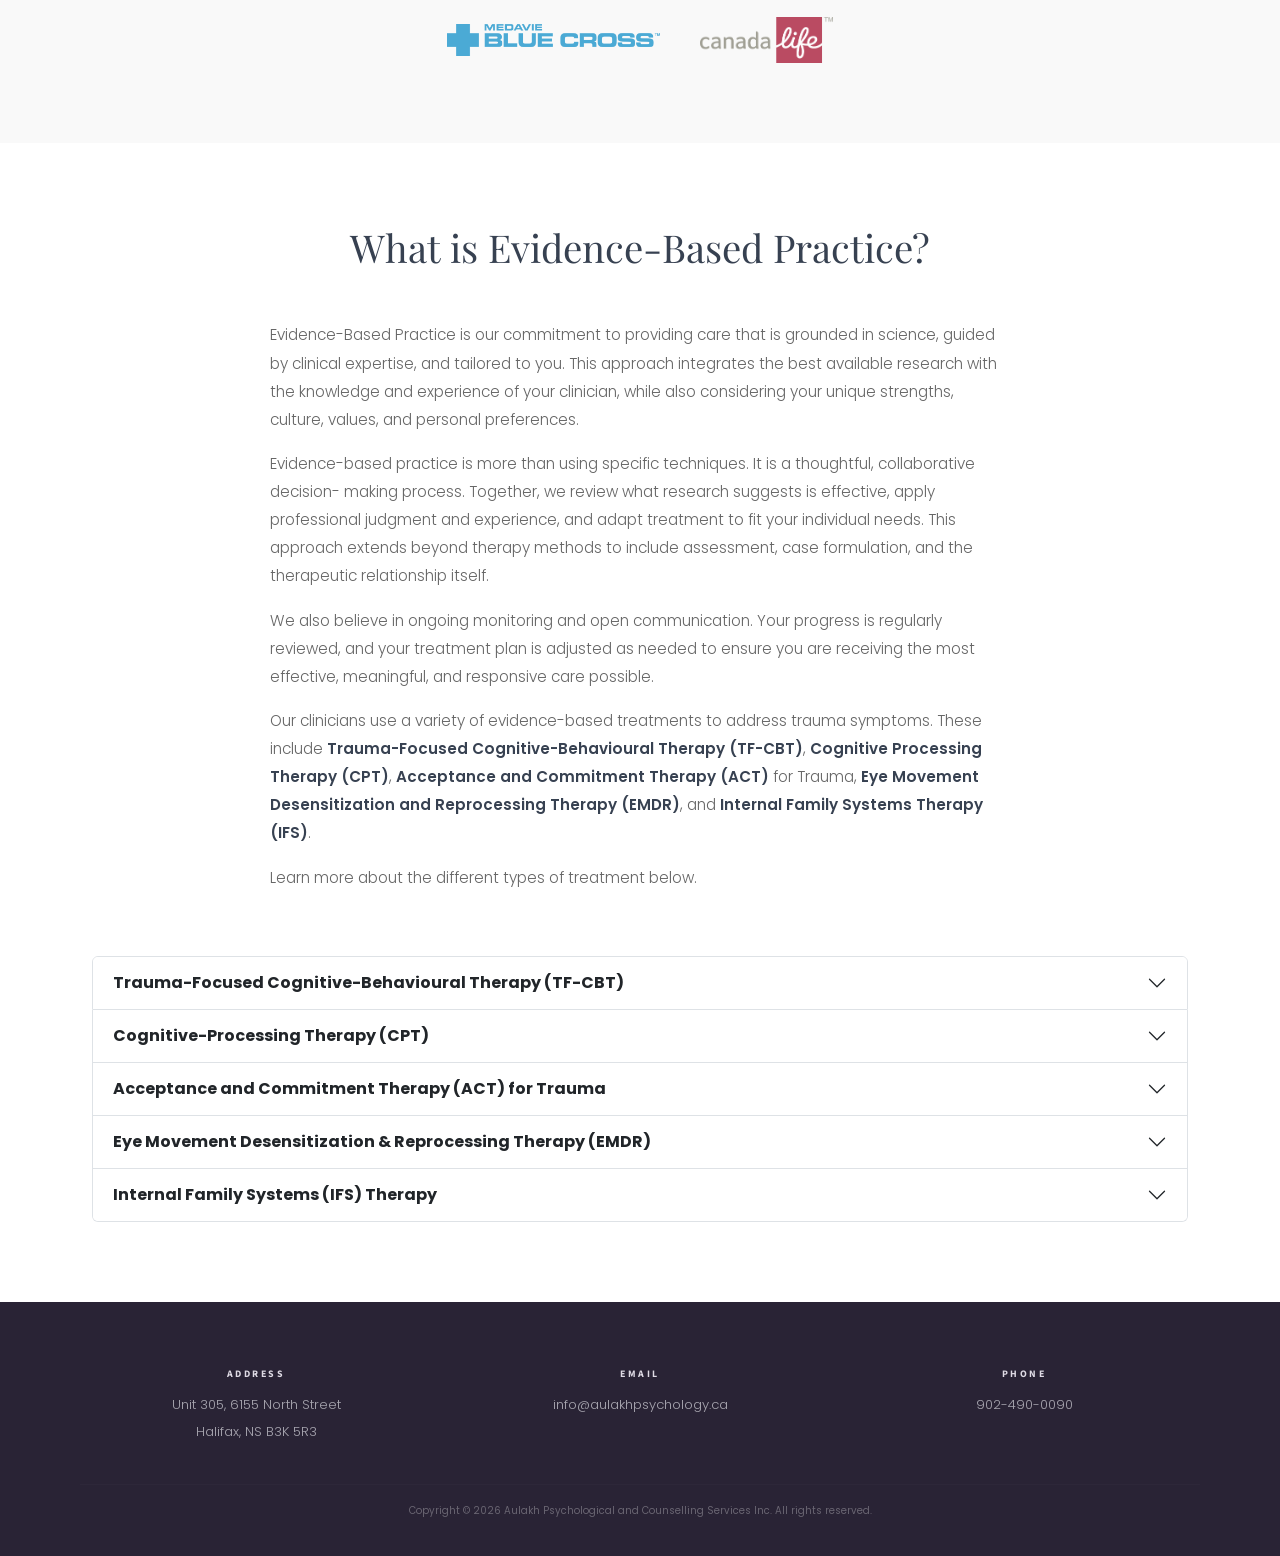
<file: trauma.html>
<!doctype html>
<html lang="en">
    <head>
        <meta charset="utf-8">
        <meta name="viewport" content="width=device-width, initial-scale=1">
        <meta name="description" content="Registered Clinical Psychologists and Social Workers in Halifax, Nova Scotia" />
	    <meta name="keywords" content="aulakh, psychology, psychological, psychologists, counselling, clinicians, assessments, telehealth" />
        <title>Trauma - Aulakh Psychology</title>
        
        <!-- STYLESHEETS -->
        <link href="css/animate.css" rel="stylesheet">
        <link href="css/bootstrap.css" rel="stylesheet">
        <link href="css/style.css" rel="stylesheet">
        <!-- END STYLESHEETS -->

        <!-- SCRIPTS -->
        <script src="js/jquery-4.0.0.min.js"></script>
        <script src="js/bootstrap.bundle.js"></script>
        <script src="js/main.js"></script> 
        <!-- END SCRIPTS -->
    </head>
    <body>
        <!-- PRELOADER -->
        <div class="loader-wrap">
            <!-- <span class="loader"></span> -->
        </div>
        <!-- END PRELOADER -->

        <div class="content-blur"></div>

        <!-- HEADER INFO BAR -->
        <div class="text-center d-none d-xl-block header-bar">
                <div class="header-banner">
                    <div class="header-content">
                        <a href="http://maps.google.com?q=6155%20North%20Street%20Halifax%20NS%20B3K%205R3" target="_blank"><i class="pe-md-1 bi bi-geo-alt-fill"></i></a><a href="http://maps.google.com?q=6155%20North%20Street%20Halifax%20NS%20B3K%205R3" target="_blank">Unit 305, 6155 North Street, Halifax, NS</a>
                    </div>
                    <div class="header-content">
                        <a href="tel:+9024900090"><i class="pe-md-1 bi bi-telephone-fill"></i></a><a href="tel:+9024900090">902-490-0090</a>
                    </div>
                    <div class="header-content">
                        <a href="mailto:info@aulakhpsychology.ca"><i class="pe-md-1 bi bi-envelope-fill"></i></a><a href="mailto:info@aulakhpsychology.ca">info@aulakhpsychology.ca</a>                  
                    </div>
                </div>
        </div>
        <!-- END HEADER INFO BAR -->

        <!-- WEBSITE LOGO -->
        <div class="logo-wrap">
            <a href="index.html" class="logo-container">
                <div class="img-container"> 
                    <img src="images/aulakh_logo_1.svg" id="logo-1" alt="Aulakh Logo Small Tree" />
                </div>
                <div class="img-container">
                    <img src="images/aulakh_logo_2.svg" id="logo-2" alt="Aulakh Logo Medium Tree" />
                </div>
                <div class="img-container">
                    <img src="images/aulakh_logo_3.svg" id="logo-3" alt="Aulakh Logo Large Tree" />
                </div>
                <div class="img-container">
                    <img src="images/aulakh_logo_4.svg" id="logo-4" alt="Aulakh Logo Text" />
                </div>
            </a>
        </div>
        <!-- END WEBSITE LOGO -->

        <!-- NAVIGATION MENU -->
        <nav class="sticky-top main-nav" role="navigation">
            <div class="navbar-container">
                <a href="index.html">
                    <img src="images/aulakh_logo.svg" class="navbar-logo" alt="Aulakh Logo">
                </a>
                <button class="navbar-toggle">
                    <span class="bar"></span>
                    <span class="bar"></span>
                    <span class="bar"></span>
                </button>
                <div class="navbar-inner">
                    <ul class="navbar-menu">
                        <li class="has-dropdown">
                            <a class="scroll" href="index.html#theraputic-services">Services</a>
                            <button  class="drop-toggle">
                                <i class="bi bi-chevron-compact-down chevron"></i>
                            </button>
                            <ul class="dropdown">
                                <li><a href="couples-therapy.html">Couples Therapy</a></li>
                                <li><a href="neurodiversity.html">Neurodiversity</a></li>
                                <li><a href="mood-disorders.html">Mood Disorders</a></li>
                                <li><a href="anxiety-disorders.html">Anxiety Disorders</a></li>
                                <li class="active"><a href="trauma.html">Trauma</a></li>
                                <li><a href="gender-sexuality.html">Gender & Sexuality</a></li>
                                <li><a href="index.html#assessment-services">Assessments</a></li>
                            </ul>
                        </li>
                        <li><a class="scroll" href="index.html#team">Our Team</a></li>
                        <li><a href="fees.html">Fees & Insurance</a></li>
                        <li><a href="contact.html">Contact Us</a></li>
                        <li><a href="join-team.html">Join Our Team</a></li>
                        <li><a data-bs-toggle="modal" data-bs-target="#bookModal" class="appointment">Book Appointment</a></li>
                    </ul>
                </div>
            </div>
        </nav>
        <!-- END NAVIGATION MENU -->

        <!-- APPOINTMENT REQUEST MODAL -->
        <div class="modal fade" id="bookModal" tabindex="-1" aria-labelledby="bookModalLabel" aria-hidden="true">
            <div class="modal-dialog modal-dialog-centered modal-xl modal-fullscreen-lg-down">
                <div class="modal-content">
                    <div class="modal-header">
                            <button type="button" class="btn-close" data-bs-dismiss="modal" aria-label="Close"></button>
                    </div>
                    <div class="modal-body">
                        <div class="modal-cta">

                            <!-- Left: Contact info -->
                            <div>
                                <h2 class="cta-contact-h">Contact Info</h2>
                                <div style="margin-top:1.75rem">
                                    <a href="mailto:info@aulakhpsychology.ca" class="contact-link">
                                        <div class="c-icon">
                                            <svg viewBox="0 0 24 24" width="20" height="20" fill="none" stroke="currentColor" stroke-width="1.8"><rect x="3" y="5" width="18" height="14" rx="2"/><path d="M3 7l9 6 9-6"/></svg>
                                        </div>
                                        <div class="c-meta">
                                            <span class="c-lbl">Email</span>
                                            <span class="c-val">info@aulakhpsychology.ca</span>
                                        </div>
                                    </a>
                                    <a href="tel:+9024900090" class="contact-link">
                                        <div class="c-icon">
                                            <svg viewBox="0 0 24 24" width="20" height="20" fill="none" stroke="currentColor" stroke-width="1.8"><path d="M6.6 10.8c1.4 2.8 3.8 5.1 6.6 6.6l2.2-2.2c.3-.3.7-.4 1-.2 1.1.4 2.3.6 3.5.6.6 0 1 .4 1 1V20c0 .6-.4 1-1 1C10.4 21 3 13.6 3 4.4c0-.6.4-1 1-1h3.4c.6 0 1 .4 1 1 0 1.2.2 2.4.6 3.5.1.4 0 .8-.2 1z" stroke-linejoin="round"/></svg>
                                        </div>
                                        <div class="c-meta">
                                            <span class="c-lbl">Phone</span>
                                            <span class="c-val">902-490-0090</span>
                                        </div>
                                    </a>
                                    <a href="fax:+9024900099" class="contact-link">
                                        <div class="c-icon">
                                            <svg viewBox="0 0 24 24" width="20" height="20" fill="none" stroke="currentColor" stroke-width="1.8"><path d="M19 8h-1V3H6v5H5c-1.66 0-3 1.34-3 3v5h4v5h12v-5h4v-5c0-1.66-1.34-3-3-3zM8 5h8v3H8V5zm8 14H8v-5h8v5zm3-5h-1v-2H6v2H5v-3c0-0.55 0.45-1 1-1h12c0.55 0 1 .45 1 1v3zM18 12.5c-.55 0-1-.45-1-1s.45-1 1-1 1 .45 1 1-.45 1-1 1z" stroke-linejoin="round"/></svg>
                                        </div>
                                        <div class="c-meta">
                                            <span class="c-lbl">Fax</span>
                                            <span class="c-val">902-490-0099</span>
                                        </div>
                                    </a>
                                    <a href="http://maps.google.com?q=6155+North+Street+Halifax+NS" target="_blank" class="contact-link">
                                        <div class="c-icon">
                                            <svg viewBox="0 0 24 24" width="20" height="20" fill="none" stroke="currentColor" stroke-width="1.8"><path d="M12 2C8.13 2 5 5.13 5 9c0 5.25 7 13 7 13s7-7.75 7-13c0-3.87-3.13-7-7-7zm0 9.5c-1.38 0-2.5-1.12-2.5-2.5s1.12-2.5 2.5-2.5 2.5 1.12 2.5 2.5-1.12 2.5-2.5 2.5z" stroke-linejoin="round"/></svg>
                                        </div>
                                        <div class="c-meta">
                                            <span class="c-lbl">Address</span>
                                            <span class="c-val">Unit 305, 6155 North Street</span>
                                            <span class="c-val">Halifax, NS B3K 5R3</span>
                                        </div>
                                    </a>
                                </div>
                            </div>

                        <!-- Right: Form -->
                        <!--
                            FORM SETUP NOTE:
                            This form submits via FormSubmit.co, the same free, no-backend service used
                            on the ADHD Assessments page. To activate it:
                            1. Replace REPLACE_WITH_INTAKE_EMAIL@aulakhpsychology.ca below with the real intake email.
                            2. FormSubmit will send that inbox one confirmation email the first time the
                            form is submitted — click the activation link in it to start receiving
                            submissions. (If you've already activated this address for the ADHD page,
                            it's already active here too.)
                        -->
                            <div>
                                <h2 class="cta-contact-h">Book Your Appointment</h2>
                                <div class="toggle-container fgroup">
                                    <span id="newClient" class="toggle-label-text">New Client</span>
                                    <label class="switch">
                                        <input type="checkbox" id="formToggler">
                                        <span class="slider round"></span>
                                    </label>
                                    <span id="existingClient" class="toggle-label-text disabled">Existing Client</span>
                                </div>

                                <form id="formA" class="toggle-form" action="https://formsubmit.co/REPLACE_WITH_INTAKE_EMAIL@aulakhpsychology.ca" method="POST">
                                    <input type="hidden" name="_subject" value="New Client Appointment Request">
                                    <input type="hidden" name="_template" value="table">
                                    <input type="hidden" name="_next" value="index.html#book-modal">
                                    <input type="text" name="_honey" style="display:none" tabindex="-1" autocomplete="off">

                                    <div class="fgroup">
                                        <label class="flabel" for="new-contact-name">Full Name</label>
                                        <input class="finput" type="text" id="new-contact-name" name="Name" placeholder="First Last" autocomplete="name" required>
                                    </div>
                                    <div class="frow fgroup">
                                        <div>
                                            <label class="flabel" for="new-contact-phone">Phone</label>
                                            <input class="finput phone-format" type="tel" id="new-contact-phone" name="Phone" placeholder="(555) 555-5555" maxlength="13" autocomplete="tel" required>
                                        </div>
                                        <div>
                                            <label class="flabel" for="new-contact-email">Email</label>
                                            <input class="finput" type="email" id="new-contact-email" name="Email" placeholder="name@example.com" autocomplete="email" required>
                                        </div>
                                    </div>
                                    <div class="fgroup">
                                        <label class="flabel" for="new-contact-info">How Can We Help?</label>
                                        <textarea class="finput" id="new-contact-info" name="Additional Information" placeholder="Briefly describe what you're looking for..." required></textarea>
                                    </div>
                                    <p class="fineprint">
                                        By submitting this form, you consent to receive communications from Aulakh
                                        Psychological & Counselling Services, Inc. If you provide an email address, you'll
                                        receive an automated confirmation. See our <a href="privacy-policy.html" target="_blank">Privacy Policy</a> for details
                                        on how we protect your information.
                                    </p>
                                    <button class="submit-btn" type="submit">Request Appointment</button>
                                </form>

                                <form id="formB" class="toggle-form hidden" action="https://formsubmit.co/REPLACE_WITH_INTAKE_EMAIL@aulakhpsychology.ca" method="POST">
                                    <input type="hidden" name="_subject" value="Existing Client Appointment Request">
                                    <input type="hidden" name="_template" value="table">
                                    <input type="hidden" name="_next" value="index.html#book-modal">
                                    <input type="text" name="_honey" style="display:none" tabindex="-1" autocomplete="off">

                                    <div class="fgroup">
                                        <label class="flabel" for="existing-contact-name">Full Name</label>
                                        <input class="finput" type="text" id="existing-contact-name" name="Name" placeholder="First Last" autocomplete="name" required>
                                    </div>
                                    <div class="frow fgroup">
                                        <div>
                                            <label class="flabel" for="existing-contact-phone">Phone</label>
                                            <input class="finput phone-format" type="tel" id="existing-contact-phone" name="Phone" placeholder="(555) 555-5555" maxlength="13" autocomplete="tel" required>
                                        </div>
                                        <div>
                                            <label class="flabel" for="existing-contact-email">Email</label>
                                            <input class="finput" type="email" id="existing-contact-email" name="Email" placeholder="name@example.com" autocomplete="email" required>
                                        </div>
                                    </div>
                                    <div class="fgroup">
                                        <label class="flabel" for="clinician-select">Select your Clinician</label>
                                        <select class="finput custom-select" id="clinician-select" name="Clinician" required>
                                            <option value="" disabled selected hidden>--Please choose an option--</option>
                                            <option value="Alissa Pencer">Dr. Alissa Pencer</option>
                                            <option value="Erica Lundberg">Erica Lundberg</option>
                                            <option value="Harpreet Aulakh">Harpreet Aulakh</option>
                                            <option value="Jey Benoit">Jey Benoit</option>
                                            <option value="Jillian Filliter">Dr. Jillian Filliter</option>
                                            <option value="Kate Robertson">Dr. Kate Robertson</option>
                                            <option value="Leigh Dunn">Dr. Leigh Dunn</option>
                                            <option value="Leslie MacIntyre">Dr. Leslie MacIntyre</option>
                                            <option value="Maggie Silvaine">Maggie Silvaine</option>
                                            <option value="Pavitra Desai">Pavitra Desai</option>
                                            <option value="Shannon Johnson">Dr. Shannon Johnson</option>
                                        </select>
                                    </div>
                                    <div class="fgroup">
                                        <label class="flabel" for="exiting-contact-info">When would you like an appointment?</label>
                                        <textarea class="finput" id="existing-contact-info" name="Additional Information" placeholder="Please list the date or range for when you would like an appointment. Leave this field blank for the earliest available appointment with your clinician."></textarea>
                                    </div>
                                    <p class="fineprint">
                                        By submitting this form, you consent to receive communications from Aulakh
                                        Psychological & Counselling Services, Inc. If you provide an email address, you'll
                                        receive an automated confirmation. See our <a href="privacy-policy.html" target="_blank">Privacy Policy</a> for details
                                        on how we protect your information.
                                    </p>
                                    <button class="submit-btn" type="submit">Request Appointment</button>
                                </form>
                            </div>

                        </div>
                    </div>
                </div>
            </div>
        </div>
        <!-- END APPOINTMENT REQUEST MODAL -->

        <!-- ── INTRO ── -->
        <div class="intro">
            <p class="intro-eyebrow">Therapeutic Services</p>
            <h1>Trauma</h1>
            <div class="intro-rule"></div>
            <p class="intro-lead">
                Trauma-related disorders are highly treatable, and recovery is possible.
            </p>
            <p class="intro-body">
                As psychologists and social workers, our goal is to provide 
                compassionate, structured, and evidence-based care that helps you regain stability, confidence, and hope.
            </p>
        </div>

        <!-- ── HERO IMAGE ── -->
        <div class="hero-wrap">
            <div class="hero-img-wrap">
                <img src="images/trauma-01.png">        
            </div>
            <div class="hero-quote">
                <p>
                    "Healing begins when you feel seen, heard, and supported."
                    <br>
                    <span>— Emotionally Focused Therapy</span>
                </p>
            </div>
        </div>

        <!-- ── SYMPTOMS OF TRAUMA ── -->
        <div class="section bg-white">
            <div class="container">
                <div class="section-head">
                    <h2>Main Trauma Symptoms & Behaviours</h2>
                    <span class="sub">Trauma can present in different ways, but common signs include the following.</span>
                </div>
                <div class="two-col">
                    <div class="left-item leaf-l shadow-lt">
                        <img class="fill-img blue-lt leaf-l" src="images/trauma-02.png">
                    </div>
                    <div class="ibox pink leaf-r shadow-lt">
                        <span class="box-tag">Intrusive Memories</span>
                        <ul>
                            <li>Experiencing flashbacks.</li>
                            <li>Feeling as if the event is happening again.</li>
                            <li>Nightmares.</li>
                            <li>Desturbing recurring memories.</li>
                        </ul>
                    </div>
                    <div class="ibox blue leaf-r shadow-lt">
                        <span class="box-tag">Physical Reactions</span>
                        <ul>
                            <li>Rapid heartbeat or sweating when reminded of the event.</li>
                        </ul>
                    </div>
                    <div class="ibox green leaf-r shadow-lt">
                        <span class="box-tag">Avoidance Behaviors</span>
                        <ul>
                            <li>Staying away from people, places, or objects that trigger memories of the trauma.</li>
                            <li>Avoiding thoughts or feelings associated with the event.</li>
                        </ul>
                    </div>
                    <div class="ibox pink leaf-r shadow-lt">
                        <span class="box-tag">Cognition & Mood Changes</span>
                        <ul>
                            <li>Persistent negative beliefs about oneself or the world (e.g. "I am broken", "The world is unsafe").</li>
                            <li>Feelings of detachment, numbness or inability to feel joy.</li>
                            <li>Persistent fear, anger, guilt, or shame.</li>
                            <li>Loss of interest in previously enjoyed activities.</li>
                        </ul>
                    </div>
                    <div class="ibox blue leaf-r shadow-lt">
                        <span class="box-tag">Arousal & Reactivity</span>
                        <ul>
                            <li>Being easily startled or frightened.</li>
                            <li>Constant feelings of being "on guard" or tense.</li>
                            <li>Irritability, outbursts of anger, or aggressive behavior.</li>
                            <li>Difficulty concentrating.</li>
                            <li>Insomnia or sleep disruption.</li>
                        </ul>
                    </div>
                    <div class="ibox green leaf-r shadow-lt">
                        <span class="box-tag">Physical Symptoms</span>
                        <ul>
                            <li>Chronic pain, headaches, or stomach issues.</li>
                            <li>Feeling dizzy or lighthearted.</li>
                        </ul>
                    </div>
                </div>
                <div class="text-center" style="margin-top: 3.5rem;">
                    <a data-bs-toggle="modal" data-bs-target="#bookModal" class="btn-appt">Book Appointment</a>
                </div>
            </div>
        </div>

        <!-- ── THERAPEUTIC PROCESS ── -->
            <div class="process-section bg-grey">
                <div class="container">
                    <div class="section-head">
                        <h2>Therapeutic Process</h2>
                        <span class="sub">A supportive, trauma-informed approach to healing from the past and building resilience for the future.</span>
                    </div>

                    <div class="timeline">

                        <!-- Sessions 1 & 2 (left) -->
                        <div class="tl-row">
                            <div class="curve-row">
                                <div style="width: 50%;"></div>
                                <div class="curve-l"></div>
                            </div>
                            <div class="tl-dot"><div class="tl-dot-inner"></div></div>
                            <div class="tl-spacer"></div>
                        </div>

                        <div class="tl-row">
                            <div class="tl-card pink lr">
                                <span class="session-tag">Sessions 1 & 2</span>
                                <h4>Understanding Your Experience</h4>
                                <p>We begin by understanding your unique experience — the specific symptoms of trauma, how long they've been present, and how they're impacting your life.</p>
                            </div>
                            <div></div>
                            <div></div>
                        </div>

                        <!-- Sessions 3 & 4 (right) -->
                        <div class="tl-row">
                            <div class="tl-spacer"></div>
                            <div class="tl-dot"><div class="tl-dot-inner"></div></div>
                            <div class="curve-row">
                                <div class="curve-r"></div>
                                <div style="width: 50%;"></div>                                
                            </div>
                        </div>
                        
                        <div class="tl-row">
                            <div></div>
                            <div></div>
                            <div class="tl-card blue ll">
                                <span class="session-tag">Sessions 3 & 4</span>
                                <h4>Tailoring Your Care</h4>
                                <p>From there, we tailor treatment not only to reduce symptoms but also to strengthen coping skills, resilience, and overall well-being.</p>
                            </div>
                        </div>

                        <!-- Sessions 5+ (left) -->
                        <div class="tl-row">
                            <div class="curve-row">
                                <div style="width: 50%;"></div>
                                <div class="curve-l"></div>
                            </div>
                            <div class="tl-dot"><div class="tl-dot-inner"></div></div>
                            <div class="tl-spacer"></div>
                        </div>

                        <div class="tl-row">
                            <div class="tl-card green lr" style="margin-bottom: 4rem;">
                            <span class="session-tag">Sessions 5+</span>
                            <h4>Support That Grows With You</h4>
                            <p>Subsequent sessions are then set at an agreed-upon frequency based on needs.</p>
                            </div>
                            <div></div>
                            <div></div>
                        </div>
                    </div>
                </div>
            </div>            

        <!-- ── CTA / CONTACT ── -->
        <div class="cta-section bg-grey">
            <div class="container">
                <div class="cta-card">

                    <!-- Left: Contact info -->
                    <div>
                        <h2 class="cta-h">Take the first step.</h2>
                        <p class="cta-sub">
                            With processed pain and restored trust in yourself, you're able to reconnect with a sense of safety and possibility.
                        </p>
                        <p class="cta-sub">
                            If you're ready to take the next step, we're here to walk alongside you.
                        </p>
                        <div style="margin-top:1.75rem">
                            <a href="mailto:info@aulakhpsychology.ca" class="contact-link">
                                <div class="c-icon">
                                    <svg viewBox="0 0 24 24" width="20" height="20" fill="none" stroke="currentColor" stroke-width="1.8"><rect x="3" y="5" width="18" height="14" rx="2"/><path d="M3 7l9 6 9-6"/></svg>
                                </div>
                                <div class="c-meta">
                                    <span class="c-lbl">Email Us</span>
                                    <span class="c-val">info@aulakhpsychology.ca</span>
                                </div>
                            </a>
                            <a href="tel:+9024900090" class="contact-link">
                                <div class="c-icon">
                                    <svg viewBox="0 0 24 24" width="20" height="20" fill="none" stroke="currentColor" stroke-width="1.8"><path d="M6.6 10.8c1.4 2.8 3.8 5.1 6.6 6.6l2.2-2.2c.3-.3.7-.4 1-.2 1.1.4 2.3.6 3.5.6.6 0 1 .4 1 1V20c0 .6-.4 1-1 1C10.4 21 3 13.6 3 4.4c0-.6.4-1 1-1h3.4c.6 0 1 .4 1 1 0 1.2.2 2.4.6 3.5.1.4 0 .8-.2 1z" stroke-linejoin="round"/></svg>
                                </div>
                                <div class="c-meta">
                                    <span class="c-lbl">Call Us</span>
                                    <span class="c-val">902-490-0090</span>
                                </div>
                            </a>
                        </div>
                    </div>

                    <!-- Right: Form -->
                    <!--
                        FORM SETUP NOTE:
                        This form submits via FormSubmit.co, a free service that emails form
                        submissions to an inbox with no backend required. To activate it:
                        1. Replace REPLACE_WITH_INTAKE_EMAIL@aulakhpsychology.ca below with the real intake email.
                        2. FormSubmit will send that inbox one confirmation email the first time the
                        form is submitted — click the activation link in it to start receiving
                        submissions.
                        If you'd rather use a different form service or your own backend, just swap
                        out the <form action="..."> URL and hidden fields below.
                    -->
                    <div>
                        <form action="https://formsubmit.co/REPLACE_WITH_INTAKE_EMAIL@aulakhpsychology.ca" method="POST">
                            <input type="hidden" name="_subject" value="New Trauma Appointment Request">
                            <input type="hidden" name="_template" value="table">
                            <input type="hidden" name="_next" value="trauma.html#appointment-request">
                            <input type="text" name="_honey" style="display:none" tabindex="-1" autocomplete="off">

                            <div class="fgroup">
                                <label class="flabel" for="adhd-full-name">Full Name</label>
                                <input class="finput" type="text" id="adhd-full-name" name="Full Name" placeholder="First Last" autocomplete="name" required>
                            </div>
                            <div class="frow fgroup">
                                <div>
                                    <label class="flabel" for="adhd-phone">Phone</label>
                                    <input class="finput phone-format" type="tel" id="adhd-phone" name="Phone" placeholder="(555) 555-5555" autocomplete="tel" required>
                                </div>
                                <div>
                                    <label class="flabel" for="adhd-email">Email</label>
                                    <input class="finput" type="email" id="adhd-email" name="Email" placeholder="name@example.com" autocomplete="email" required>
                                </div>
                            </div>
                            <div class="fgroup">
                                <label class="flabel" for="adhd-info">Additional Information</label>
                                <textarea class="finput" id="adhd-info" name="Additional Information" placeholder="Anything you'd like us to know before we're in touch..."></textarea>
                            </div>
                            <p class="fineprint">
                                By submitting this form, you consent to receive communications from Aulakh
                                Psychological & Counselling Services, Inc. If you provide an email address, you'll
                                receive an automated confirmation. See our <a href="privacy-policy.html" target="_blank">Privacy Policy</a> for details
                                on how we protect your information.
                            </p>
                            <button class="submit-btn" type="submit">Request Appointment</button>
                        </form>
                    </div>
                </div>

                <!-- Insurance logos -->
                <div class="insure">
                    <p class="insure-lbl">Direct Billing Offered To</p>
                    <div class="insure-logos">
                        <img src="images/logo-blue-cross.png" alt="Blue Cross" height="32">
                        <img src="images/logo-canada-life.png" alt="Canada Life" height="46">
                    </div>
                </div>
            </div>
        </div>

            <!-- ── EVIDENCE-BASED PRACTICE ── -->
            <div class="section bg-white">
                <div class="container">
                    <div class="section-head">
                        <h2 style="margin-bottom: 2rem;">What is Evidence-Based Practice?</h2>
                    </div>
                    <div class="section-body" style="margin-bottom: 4rem;">
                        <p>
                            Evidence-Based Practice is our commitment to providing care that is grounded in science, guided by clinical 
                            expertise, and tailored to you. This approach integrates the best available research with the knowledge and 
                            experience of your clinician, while also considering your unique strengths, culture, values, and personal 
                            preferences.
                        </p>
                        <p>
                            Evidence-based practice is more than using specific techniques. It is a thoughtful, collaborative decision-
                            making process. Together, we review what research suggests is effective, apply professional judgment and 
                            experience, and adapt treatment to fit your individual needs. This approach extends beyond therapy methods to 
                            include assessment, case formulation, and the therapeutic relationship itself.
                        </p>
                        <p>
                            We also believe in ongoing monitoring and open communication. Your progress is regularly reviewed, and your 
                            treatment plan is adjusted as needed to ensure you are receiving the most effective, meaningful, and responsive 
                            care possible.
                        </p>
                        <p>
                                Our clinicians use a variety of evidence-based treatments to address trauma symptoms. These include
                                <strong>Trauma-Focused Cognitive-Behavioural Therapy (TF-CBT)</strong>, <strong>Cognitive Processing Therapy (CPT)</strong>, 
                                <strong>Acceptance and Commitment Therapy (ACT)</strong> for Trauma, <strong>Eye Movement Desensitization and Reprocessing Therapy 
                                (EMDR)</strong>, and <strong>Internal Family Systems Therapy (IFS)</strong>.
                            </p>
                            <p>
                                Learn more about the different types of treatment below.
                            </p>
                    </div>
                    <div class="accordion" id="accordionTherapyType">
                        <div class="accordion-item">
                            <h2 class="accordion-header">
                                <button class="accordion-button collapsed" type="button" data-bs-toggle="collapse" data-bs-target="#collapseOne" aria-expanded="false" aria-controls="collapseOne">
                                    <strong>Trauma-Focused Cognitive-Behavioural Therapy (TF-CBT)</strong>
                                </button>
                            </h2>
                            <div id="collapseOne" class="accordion-collapse collapse" data-bs-parent="#accordionTherapyType">
                                <div class="accordion-body">
                                    <p>
                                        TF-CBT is an evidence-based treatment designed to
                                        help individuals heal from the effects of trauma. It is widely used to support people across the lifespan
                                        who have experienced events such as abuse, violence, grief, accidents, medical trauma, bullying, or
                                        other overwhelming experiences.
                                    </p>
                                    <p>
                                        Trauma can affect emotions, behaviour, relationships, sleep, concentration, and a person's sense of
                                        safety. TF-CBT provides a structured, compassionate approach that helps individuals process what
                                        happened, develop coping skills, and regain a sense of stability and confidence. A strong body of
                                        research has shown TF-CBT to be effective in reducing trauma symptoms, anxiety, depression, and
                                        behavioural difficulties.
                                    </p>
                                    <p>
                                        <strong><u>How TF-CBT Helps</u></strong>
                                    </p>
                                    <p>
                                        TF-CBT can help individuals:
                                        <ul>
                                            <li>Learn relaxation and grounding strategies.</li>
                                            <li>Understand trauma responses and common reactions.</li>
                                            <li>Identify and reframe unhelpful thoughts.</li>
                                            <li>Gradually process traumatic memories in a safe, supported way.</li>
                                            <li>Strengthen communication between child and caregiver.</li>
                                            <li>Enhance safety, resilience, and future coping.</li>
                                        </ul>
                                    </p>
                                    <p>
                                        <strong><u>A Trauma-Informed Supportive Approach</u></strong>
                                    </p>
                                    <p>
                                        TF-CBT is delivered at a pace that prioritizes emotional safety, trust, and collaboration. Children and
                                        families are never forced to discuss painful experiences before they are ready. Therapy focuses on
                                        creating stability first, then supporting healing in manageable steps.
                                    </p>
                                    <p>
                                        With the right support, recovery is possible. TF-CBT can help individuals move from surviving trauma
                                        toward healing, connection, and renewed confidence.
                                    </p>
                                </div>
                            </div>
                        </div>
                        <div class="accordion-item">
                            <h2 class="accordion-header">
                                <button class="accordion-button collapsed" type="button" data-bs-toggle="collapse" data-bs-target="#collapseTwo" aria-expanded="false" aria-controls="collapseTwo">
                                    <strong>Cognitive-Processing Therapy (CPT)</strong>
                                </button>
                            </h2>
                            <div id="collapseTwo" class="accordion-collapse collapse" data-bs-parent="#accordionTherapyType">
                                <div class="accordion-body">
                                    <p>
                                        CPT is an evidence-based treatment for post-traumatic stress disorder
                                        (PTSD) and trauma-related difficulties. Originally developed for survivors of trauma, CPT is now widely
                                        used to help adults who have experienced events such as abuse, assault, accidents, military trauma,
                                        childhood adversity, grief, or other overwhelming experiences.
                                    </p>
                                    <p>
                                        Trauma can deeply affect how people view themselves, others, and the world. Many individuals
                                        experience persistent beliefs such as “I am not safe,” “It was my fault,” or “I can't trust anyone.” CPT
                                        helps people understand how trauma has shaped these beliefs and supports the development of more
                                        balanced, compassionate, and accurate perspectives.
                                    </p>
                                    <p>
                                        A strong body of research has shown CPT to be effective in reducing PTSD symptoms, depression,
                                        anxiety, shame, guilt, and trauma-related distress.
                                    </p>
                                    <p>
                                        <strong><u>How CPT Helps</u></strong>
                                    </p>
                                    <p>
                                        CPT is a structured therapy that focuses on the connection between thoughts, emotions, and
                                        behaviours. Treatment may include:
                                        <ul>
                                            <li>Understanding common trauma responses.</li>
                                            <li>Identifying “stuck points” that block healing.</li>
                                            <li>Challenging self-blame, shame, or overgeneralized beliefs.</li>
                                            <li>Developing more balanced ways of thinking.</li>
                                            <li>Processing the meaning of the traumatic event.</li>
                                            <li>Reducing avoidance and emotional distress.</li>
                                            <li>Rebuilding trust, safety, control, and self-esteem.</li>
                                        </ul>
                                    </p>
                                    <p>
                                        <strong><u>A Respectful, Collaborative, and Structured Approach</u></strong>
                                    </p>
                                    <p>
                                        CPT is delivered in a supportive, paced, and collaborative way. Therapy does not require reliving trauma
                                        unnecessarily. Instead, it helps individuals make sense of what happened, reduce the ongoing impact of
                                        trauma, and move forward with greater clarity and confidence.
                                    </p>
                                    <p>
                                        Healing often involves changing the meaning that trauma has carried. CPT offers a research-supported path
                                        toward recovery, resilience, and renewed perspective.
                                    </p>
                                </div>
                            </div>
                        </div>
                        <div class="accordion-item">
                            <h2 class="accordion-header">
                                <button class="accordion-button collapsed" type="button" data-bs-toggle="collapse" data-bs-target="#collapseThree" aria-expanded="false" aria-controls="collapseThree">
                                    <strong>Acceptance and Commitment Therapy (ACT) for Trauma</strong>
                                </button>
                            </h2>
                            <div id="collapseThree" class="accordion-collapse collapse" data-bs-parent="#accordionTherapyType">
                                <div class="accordion-body">
                                    <p>
                                        Trauma can leave people feeling stuck in patterns of fear, avoidance, self-criticism, emotional
                                        numbness, or disconnection from what matters most. ACT is an evidence-based approach that helps individuals build a 
                                        different relationship with painful thoughts, emotions, and memories so they can move forward with greater freedom,
                                        resilience, and purpose.
                                    </p>
                                    <p>
                                        Rather than trying to erase or suppress trauma-related experiences, ACT focuses on increasing
                                        <strong>psychological flexibility</strong>, or the ability to stay present, respond effectively to difficult internal
                                        experiences, and take meaningful action aligned with personal values. Research suggests ACT
                                        can support reductions in trauma-related distress, anxiety, depression, avoidance, and
                                        functional impairment, while improving quality of life and emotional well-being.
                                    </p>
                                    <p>
                                        <strong><u>How ACT Supports Trauma Recovery</u></strong>
                                    </p>
                                    <p>
                                        ACT can help individuals:
                                        <ul>
                                            <li>Respond differently to intrusive thoughts, memories, or emotional triggers.</li>
                                            <li>Reduce avoidance and regain confidence in daily life.</li>
                                            <li>Develop grounding and present-moment awareness.</li>
                                            <li>Create distance from self-critical or trauma-based beliefs.</li>
                                            <li>Reconnect with identity beyond what happened.</li>
                                            <li>Clarify values and take steps toward healing, relationships, and growth.</li>
                                            <li>Build resilience while making space for understandable pain.</li>
                                        </ul>
                                    </p>
                                    <p>
                                        <strong><u>A Compassionate, Trauma-Informed Approach</u></strong>
                                    </p>
                                    <p>
                                        ACT for trauma is not about “accepting” what happened or minimizing pain. It is about learning
                                        how to carry difficult experiences differently so they no longer define or control your life. In a
                                        trauma-informed setting, therapy moves at a pace that prioritizes safety, choice, emotional
                                        regulation, and collaboration.
                                    </p>
                                    <p>
                                        Healing after trauma is possible. With support, people can learn new ways of relating to pain
                                        while creating a life guided by strength, connection, and purpose.
                                    </p>
                                </div>
                            </div>
                        </div>
                        <div class="accordion-item">
                            <h2 class="accordion-header">
                                <button class="accordion-button collapsed" type="button" data-bs-toggle="collapse" data-bs-target="#collapseFour" aria-expanded="false" aria-controls="collapseFour">
                                    <strong>Eye Movement Desensitization & Reprocessing Therapy (EMDR)</strong>
                                </button>
                            </h2>
                            <div id="collapseFour" class="accordion-collapse collapse" data-bs-parent="#accordionTherapyType">
                                <div class="accordion-body">
                                    <p>
                                        EMDR is an evidence-based therapy that can
                                        help people heal from trauma and other experiences that continue to cause emotional distress.
                                        It works by helping your brain reprocess difficult memories so they become less overwhelming
                                        and easier to manage.
                                    </p>
                                    <p>
                                        EMDR can be helpful for a range of experiences, including:
                                    </p>
                                    <ul>
                                        <li>
                                            <span style="font-weight: 600;">Single, significant events</span>, such as experiences of violence, 
                                            sexual assault, serious accidents, the death of someone important, or verbal abuse.
                                        </li>
                                        <li>
                                            <span style="font-weight: 600;">Ongoing or complex experiences</span>, including childhood disruptions in caregiving
                                            relationships, chronic anxiety, low self-esteem, difficulties with eating, and substance
                                            use.
                                        </li>
                                    </ul>
                                    <p>
                                        <strong><u>How EMDR Works</u></strong>
                                    </p>
                                    <p>
                                        EMDR is based on the <strong style="font-weight: 600;">Adaptive Information Processing (AIP)</strong> model, 
                                        which proposes that distressing experiences can sometimes become “stuck” in the brain without being fully
                                        processed. When this happens, memories may continue to feel very vivid, upsetting, or relevant
                                        in the present—even when the experience happened long ago.
                                    </p>
                                    <p>
                                        During EMDR, we work together to gently access aspects of a difficult experience while using
                                        bilateral stimulation, such as guided eye movements. This supports the brain's natural
                                        processing system and helps connect the distressing memory with more adaptive information
                                        and perspectives.
                                    </p>
                                    <p>
                                        Over time, the memory can become less emotionally overwhelming. The goal is not to erase
                                        the memory, but to help you remember what happened <span style="font-weight: 600;">without feeling as though you are
                                        reliving it</span>.
                                    </p>
                                    <p>
                                        <strong><u>Benefits of EMDR</u></strong>
                                        <ul>
                                            <li><span style="font-weight: 600;">Reprocesses Traumatic Memories:</span> EMDR helps to make distressing memories less intrusive and overwhelming.</li>
                                            <li><span style="font-weight: 600;">Promotes Healing:</span> It supports the brain, body, and mind in finding relief from the effects of trauma.</li>
                                            <li><span style="font-weight: 600;">Enhances Connection:</span> EMDR fosters a deeper connection with yourself and can improve your relationships with others.</li>
                                        </ul>
                                    </p>
                                    <p>
                                        <strong><u>What to Expect</u></strong>
                                    </p>
                                    <p>
                                        EMDR therapy follows a structured protocol consisting of multiple stages that are completed
                                        sequentially. The length of each stage varies from person to person, depending on your history,
                                        needs, readiness, and treatment goals.
                                    </p>
                                    <p style="font-weight: 600;">
                                        Stage 1: History, Assessment, and Treatment Planning
                                    </p>
                                    <p>
                                        The first stage involves taking a thorough history and completing relevant screening and
                                        assessment measures. A trauma timeline is developed to identify significant experiences that
                                        may be relevant to treatment and potential target memories for reprocessing. We also review
                                        your history and assessment information to determine whether EMDR is an appropriate fit and
                                        develop an individualized treatment plan.
                                    </p>
                                    <p style="font-weight: 600;">
                                        Stage 2: Stabilization and Resourcing
                                    </p>
                                    <p>
                                        The second stage focuses on developing skills and strategies to enhance safety and stability,
                                        both during EMDR reprocessing and in your everyday life between sessions. This may include
                                        learning and practicing resourcing and stabilization strategies, such as developing a calm or safe
                                        place, as well as other individualized strategies to help you manage emotions, stress, and
                                        activation.
                                    </p>
                                    <p>
                                        Stage 2 is often the longest stage of EMDR therapy and is guided by your individual safety and
                                        stabilization needs. Taking the time needed to establish a strong foundation is an important
                                        part of effective and safe EMDR treatment.
                                    </p>
                                    <p style="font-weight: 600;">
                                        Reprocessing and Future Planning
                                    </p>
                                    <p>
                                        Once treatment planning and stabilization work have been sufficiently established, sessions can
                                        shift toward reprocessing identified target memories or experiences. Reprocessing typically
                                        begins with one memory or experience at a time, with the pace guided by your readiness and
                                        clinical needs.
                                    </p>
                                    <p>
                                        As treatment progresses, EMDR may also include working toward future planning, helping you
                                        develop and strengthen adaptive responses and incorporatingprepare for situations that may
                                        arise in the future.
                                    </p>
                                    <p>
                                        There is no fixed timeline for moving through these stages. Some people may be ready to begin
                                        reprocessing within 6-8 sessions, while others may benefit from a longer period of assessment,
                                        stabilization, and preparation. The pace will be individualized based on your history, needs,
                                        readiness, safety/stability, and how the treatment unfolds.
                                    </p>
                                </div>
                            </div>
                        </div>
                        <div class="accordion-item">
                            <h2 class="accordion-header">
                                <button class="accordion-button collapsed" type="button" data-bs-toggle="collapse" data-bs-target="#collapseFive" aria-expanded="false" aria-controls="collapseFive">
                                    <strong>Internal Family Systems (IFS) Therapy</strong>
                                </button>
                            </h2>
                            <div id="collapseFive" class="accordion-collapse collapse" data-bs-parent="#accordionTherapyType">
                                <div class="accordion-body">
                                    <p>
                                        IFS is a compassionate, evidence-informed therapy approach that
                                        helps people understand and heal the different “parts” of themselves. Many people notice
                                        inner experiences such as a critical voice, an anxious part, a people-pleasing part, or a part that
                                        feels overwhelmed. IFS views these responses as protective patterns that developed for
                                        understandable reasons—often to help cope with stress, adversity, or painful life experiences.
                                    </p>
                                    <p>
                                        IFS also emphasizes the presence of the <strong>Self</strong> - the grounded, wise, compassionate core within
                                        each person that can lead to healing and change. Through therapy, individuals learn to relate to
                                        their inner parts with curiosity rather than judgment, helping reduce internal conflict and build
                                        greater emotional balance.
                                    </p>
                                    <p>
                                        Emerging research suggests IFS may be helpful for concerns such as trauma symptoms, anxiety,
                                        depression, chronic stress, and self-criticism, with studies showing improvements in emotional
                                        well-being and functioning for some individuals.
                                    </p>
                                    <p>
                                        <strong><u>How IFS Helps</u></strong>
                                    </p>
                                    <p>
                                        IFS therapy can support individuals in:
                                        <ul>
                                            <li>Understanding patterns such as anxiety, perfectionism, people-pleasing, or self-criticism.</li>
                                            <li>Healing unresolved wounds that continue to affect present-day life.</li>
                                            <li>Reducing shame and developing greater self-compassion.</li>
                                            <li>Improving emotional regulation and inner calm.</li>
                                            <li>Strengthening confidence, clarity, and decision-making.</li>
                                            <li>Building healthier relationships and boundaries.</li>
                                            <li>Increasing a sense of wholeness and connection to self.</li>
                                        </ul>
                                    </p>
                                    <p>
                                        <strong><u>A Respectful, Non-Pathologizing Approach</u></strong>
                                    </p>
                                    <p>
                                        IFS does not see people as “broken.” Instead, it recognizes that many symptoms began as
                                        protective strategies. Therapy creates a safe, collaborative space to understand these patterns,
                                        honour their original purpose, and support healing at a pace that feels manageable.
                                    </p>
                                    <p>
                                        Healing often begins with understanding yourself differently. IFS offers a compassionate path
                                        toward insight, balance, and lasting change.
                                    </p>
                                </div>
                            </div>
                        </div>
                    </div>
                </div>
            </div>

        <!-- ── FOOTER ── -->
        <footer>
        <div class="footer-grid text-center">
            <div class="fcol">
            <strong>Address</strong>
            <a href="http://maps.google.com?q=6155+North+Street+Halifax+NS" target="_blank">
                Unit 305, 6155 North Street<br>Halifax, NS B3K 5R3
            </a>
            </div>
            <div class="fcol">
            <strong>Email</strong>
            <a href="mailto:info@aulakhpsychology.ca">info@aulakhpsychology.ca</a>
            </div>
            <div class="fcol">
            <strong>Phone</strong>
            <a href="tel:+9024900090">902-490-0090</a>
            </div>
        </div>
        <hr class="footer-divider">
        <p class="footer-copy">Copyright &copy; <span id="yr"></span> Aulakh Psychological and Counselling Services Inc. All rights reserved.</p>
        </footer>

        <!-- MOBILE NAVBAR SCRIPT -->
        <script src="js/navigation.js"></script>
        <!-- END MOBILE NAVBAR SCRIPT -->

        <!-- TOGGLE SCRIPT -->
        <script src="js/toggle.js"></script>
        <!-- END TOGGLE SCRIPT -->

        <!-- PHONE FORMATTING -->
        <script src="js/phone-format.js"></script>
        <!-- END PHONE FORMATTING -->

        <!-- SCROLL TO TOP -->
            <div class="scroll-to-top">
                <a href="#"><i class="pe-md-1 bi bi-arrow-up-square-fill"></i></a>
            </div>
        <!-- END SCROLL TO TOP -->
    </body>
</html>
</file>
<file: css/style.css>
/* IMPORT FONTS */
/* @import url('https://fonts.googleapis.com/css2?family=Inter:ital,opsz,wght@0,14..32,100..900;1,14..32,100..900&family=Kalam:wght@300;400;700&family=Poppins:ital,wght@0,100;0,200;0,300;0,400;0,500;0,600;0,700;0,800;0,900;1,100;1,200;1,300;1,400;1,500;1,600;1,700;1,800;1,900&family=Source+Sans+3:ital,wght@0,200..900;1,200..900&display=swap'); */
@import url("https://fonts.googleapis.com/css2?family=Playfair+Display:ital,wght@0,400;0,500;0,600;1,400;1,500&family=Poppins:ital,wght@0,300;0,400;0,500;0,600;0,700;1,300;1,400&family=Source+Sans+3:wght@400;600;700&family=Kalam:wght@300;400&display=swap");
@import url('https://fonts.googleapis.com/css2?family=DM+Serif+Display:ital@0;1&display=swap');
@import url('https://fonts.googleapis.com/css2?family=Bree+Serif&display=swap');
@import url('https://fonts.googleapis.com/css2?family=Instrument+Serif:ital@0;1&display=swap');

/* IMPORT BOOTSTRAP ICONS */
@import url("https://cdn.jsdelivr.net/npm/bootstrap-icons@1.13.1/font/bootstrap-icons.min.css");
@import url("https://fonts.googleapis.com/css2?family=Material+Symbols+Outlined:opsz,wght,FILL,GRAD@20..48,100..700,0..1,-50..200&icon_names=arrow_right_alt&display=block");

.material-symbols-outlined {
  font-variation-settings:
  'FILL' 0,
  'wght' 400,
  'GRAD' 0,
  'opsz' 24;
}

/* VARIABLE DECLARATIONS */
:root {
  font-size: 1rem;
  --white: #fff;
  --lavender-lt: #dfdbe5;
  --lavender: #c4bdce;
  --lavender-dk: #a8a0b4;
  --midnight-purple: #292335;
  --aulakh-blue: #1d566e;
  --aulakh-blue-light: rgba(169, 193, 198, 0.7);
  --aulakh-blue-extralight: rgba(169, 193, 198, 0.3);
  --aulakh-green: #b8d544;
  --aulakh-green-light: rgba(214, 218, 199, 0.9);
  --aulakh-green-extralight: rgba(214, 218, 199, 0.4);
  --aulakh-pink: #cca8a2;
  --aulakh-pink-light: rgba(231, 221, 220, 1);
  --aulakh-pink-extralight: rgba(231, 221, 220, 0.5);
  --slate: #374151;
  --slate-lt: #596383;
  --info-box-grey: rgba(0, 0, 0, 0.1);
  --border: rgba(0, 0, 0, 0.08);
  --purple: #5a3f75;
  --purple-dk: #3d2a52;
}

/* PRELOADER */
.loader-wrap {
  width: 100%;
  height: 100%;
  position: absolute;
  top: 0;
  left: 0;
  display: flex;
  justify-content: center;
  align-items: center;
  z-index: 9999;
}

.loader {
  width: 48px;
  height: 48px;
  display: inline-block;
  position: relative;
}

.loader::after, .loader::before {
  content: '';  
  box-sizing: border-box;
  width: 48px;
  height: 48px;
  border-radius: 50%;
  border: 2px solid #242f3f;
  position: absolute;
  left: 0;
  top: 0;
  animation: animloader 2s linear infinite;
}

.loader::after {
  animation-delay: 1s;
}

@keyframes animloader {
  0% {
    transform: scale(0);
    opacity: 1;
  }

  100% {
    transform: scale(1);
    opacity: 0;
  }
}

/* GLOBAL STYLES */
html {
  scroll-behavior: smooth;
  font-size: 16px;
}

html, body {
  box-sizing: border-box;
  max-width: 100%;
  /* overflow-x: hidden; */
}

body {
  font-family: "Poppins", sans-serif;
  font-weight: 400;
  line-height: 1.7;
  color: #555;
}

body.overflow.active {
  overflow: hidden;
}

h6 {
  text-transform: uppercase;
  font-weight: 700;
}

a {
  transition: 0.5s;
  outline: none;
  text-decoration: none;
}

a:hover, a:active, a:focus {
  outline: none;
  text-decoration: none;
}

/*CONTAINERS */
.header-bar, .footer-bar {
  margin: 0 auto;
  background: var(--midnight-purple);
  color: #cbc9cf;
}

.footer-bar {
  padding: 5rem 10rem 0.5rem 10rem;
}

.footer-text {
  font-size: 0.8rem;
  margin-bottom: 2rem;
}

.footer-copyright {
  font-size: 0.6rem;
}

@media screen and (max-width: 992px) {
  .footer-bar {
    padding: 2rem 0 0.5rem 0;
  }
}

.header-banner {
  padding: .65rem 2rem;
  display: flex;
  justify-content: center;
}

.header-content {
  padding: 0 2rem;
  display: block;
  font-family: "Source Sans 3", sans-serif;
  font-size: 0.78rem;
  font-weight: 400;
  line-height: 1.75;
  align-self: center;
}

.container-wrap {
  margin: 0 auto 1em auto;
}

.container-wrap-footer {
  margin: 0 auto;
}

.logo-wrap {
  margin: 0 auto;
  padding: 2rem;
  display: flex;
  justify-content: center;
  background: #fff;
  border-bottom: 1px solid var(--border);
}

@media screen and (max-width: 1200px) {
  .logo-wrap {
    display: none;
  }
}

/* ELEMENT STYLES */
.header-bar a, .footer-bar a {
    color: #cbc9cf;
}

.content-bar a:hover, .content-bar a:active, .content-bar a:focus {
  color: #cbc9cf;
}

.logo-container {
  display: inline-grid;
  grid: 1fr / 1fr 1fr 1fr 8fr;
  gap: 10px;
  width: 80%;
  max-width: 500px;
}

.logo-container .img-container img {
width: 100%;
height: auto;
}

@media screen and (max-width: 768px) {
  .logo-wrap {
    justify-content: left;
    padding-left: 2em;
  }
}

#logo-1 {
  animation-delay: 500ms;
}

#logo-2 {
  animation-delay: 800ms;
}

#logo-3 {
  animation-delay: 1100ms;
}

#logo-4 {
  animation-delay: 1500ms;
}

.section-wrap, .section-wrap-main {
  padding: 96px 80px;
  clear: both;
}

.no-padding {
  padding: 0;
  clear: both;
}

@media screen and (max-width: 992px) {
  .section-wrap, .section-wrap-main {
    padding: 96px 48px;
  }
}

@media screen and (max-width: 768px) {
  .section-wrap {
    padding: 64px 0;
  }
  .section-wrap-main {
    padding: 64px 32px;
  }
}

.bg-white {
  background: #fff;
}

.bg-grey {
  background: #f9f9f9;
}

.bg-grad-white {
  background: url('../images/gradient.jpg') center / cover no-repeat;
}

@media screen and (max-width: 768px) {
  .bg-grad-white {
    background: #fff;
  }
}

.bg-grad-grey {
  background: url('../images/gradient.jpg') center / cover no-repeat;
}

@media screen and (max-width: 768px) {
  .bg-grad-grey {
    background: #f9f9f9;
  }
}

.heading {
  margin-bottom: 2em;
}

.heading h1 {
  font-family: "Poppins", sans-serif;
  font-weight: 400;
  font-style: normal;
  font-size: 38px;
  line-height: 1.3;
  margin-bottom: 16px;
  line-height: auto;
  color: var(--slate);
}

.subheading {
  display: block;
  margin-bottom: 16px;
  text-transform: uppercase;
  font-size: 18px;
  font-weight: 400;
  letter-spacing: 2px;
  color: var(--slate-lt);
}

.box-shadow-wide {
  box-shadow: rgba(0, 0, 0, 0.19) 0px 10px 20px, rgba(0, 0, 0, 0.23) 0px 6px 6px;
}

.profile  {
  margin-bottom: 3em;
}

.profile-header{
  font-family: "DM Serif Display", serif;
  font-weight: 600;
  font-style: normal;
  font-size: 1.25rem;
  letter-spacing: 1px;
  line-height: auto;
  color: var(--slate) !important;
  cursor: pointer;
}

.profile-sub {
  font-family: 'Source Sans 3', sans-serif;
  font-size: 0.68rem;
  font-weight: 700;
  letter-spacing: 2px;
  text-transform: uppercase;
  color: var(--aulakh-blue);
}

.profile-lead {
  font-size: 0.8rem;
  font-weight: 300;
  color: var(--slate-lt);
  letter-spacing: 0.4px;
  font-style: italic;
  margin-bottom: 1.75rem;
}

.profile-photo {
  float: left;
  max-width: 40%;
  margin: 0 2rem 1rem 0;
  padding: 0;
}

.modal-content {
  border-radius: 24px;
}

.modal-header {
  border-bottom: none !important;
}

.modal-body {
  padding: 0;
  border-radius: 24px;
}

.modal-card {
  padding: 32px;
  font-family: inherit;
  font-weight: 300;
  line-height: 1.7;
  color: #555;
}

.modal-card h2 {
  font-family: "DM Serif Display", serif;
  font-weight: 600;
  font-style: normal;
  font-size: 1.6rem;
  letter-spacing: 2px;
  line-height: auto;
  color: var(--slate);
  margin-bottom: 0.6rem;
}

.text-body-secondary {
  font-family: "Poppins", sans-serif;
  font-size: 0.68rem;
}

.modal-card h5 {
  font-family: 'Source Sans 3', sans-serif;
  font-size: 0.85rem;
  font-weight: 700;
  letter-spacing: 3px;
  text-transform: uppercase;
  color: var(--aulakh-blue);
  margin-bottom: 2rem;
}

.modal-card p {
  font-size: 0.875rem;
}

.infographic {
  width: 100%;
  object-fit: contain;
}

#infographic-wide{
	display: none;
}

#infographic-narrow {
	display: block;
  max-width: 350px;
  float: right;
  padding: 0 0 1.6em 1.6em;
}

@media screen and (max-width: 992px) {
  #infographic-wide {
	  display: block;
    max-width: 800px;
    margin: 0 auto;
  }
  #infographic-narrow {
	  display: none;
  }
}

.vertical-align {
  display: flex;
  flex-direction: column;
  justify-content: center;
  align-items: center;
}

.hero {
  background-image: 
    linear-gradient(to bottom,rgba(255,255,255,0.25) 0%, rgba(255,255,255,0.25) 100%),
    url("../images/hero-bg.svg");
  background-size: cover;
  background-repeat: no-repeat;
  background-position: right;
  min-height: 680px;
}
@media screen and (max-width: 1400px) {
  .hero {
    background-image: 
    linear-gradient(to bottom,rgba(255,255,255,0.5) 0%, rgba(255,255,255,0.5) 100%),
    url("../images/hero-bg.svg");
  }
}

.hero h1 {
  font-family: "DM Serif Display", serif;
  font-size: 56px;
  line-height: 1.2;
  font-weight: 600;
  letter-spacing: -0.5px;
  margin-bottom: 32px;
  color: var(--slate);
  max-width: 1000px;
}

.hero h2 {
  font-family: "Bree Serif", sans-serif;
  font-size: 26px;
  line-height: 1.5;
  font-weight: 400;
  letter-spacing: -0.5px;
  margin-bottom: 48px;
  color: var(--slate);
  max-width: 600px;
}

.image-fill {
  padding: 0;
}

.fill-photo-width {
  width: 100%;
  max-height: 350px;
  object-fit: cover;
}

.fill-photo-height {
  width: 100%;
  height: 100%;
  object-fit: cover;
}

.services {
  padding-bottom: 30px;
  display: flex;
}

a, .text-link {
  color: var(--aulakh-blue);
}

.card {
  padding: 24px;
  border: none;
  border-radius: 0 40px;
  box-shadow: rgba(0, 0, 0, 0.08) -5px 5px 10px;
  transition: background-color 0.3s 0s, box-shadow 0.3s 0s, transform 0.3s 0s;
  cursor: pointer;
}
.card-alt {
  padding: 24px;
  border: none;
  border-radius: 0 40px;
  box-shadow: rgba(0, 0, 0, 0.08) -5px 5px 10px;
}

.card h3, .card-alt h3 {
  font-family: "DM Serif Display", serif;
  color: var(--slate);
  font-size: 20px;
  font-weight: 600;
}

.card a {
  color: #555;
}

.card:hover {
  box-shadow: rgba(0, 0, 0, 0.24) -5px 5px 10px;
  transform: scale(1.03);
}

.text-link {
  font-weight: 500;
  padding: 0;
  margin: auto 0 0 0;
}

.description {
  font-size: 15px;
  margin: 30px 0 15px 0;
}

ul.bulletpoint {
  font-size: 15px;
  list-style: none;
  padding-left: 1.2rem;
}

ul.bulletpoint li {
	margin: 0 0 0.25rem 0;
  padding: 0 0 0 2rem;
  position: relative;
}

ul.bulletpoint li:before {
  display: block;
  font-size: 1rem;
  line-height: 1.7;
  left: 0;
  position: absolute;
  text-align: center;
  top: 0;
}

ul.bulletpoint li:last-child {
  margin-bottom: 1rem;
}

.card-pink {
  background-color: var(--aulakh-pink-extralight);
}

.card-pink:hover {
  background-color: var(--aulakh-pink-light);
}

.card-blue {
  background-color: var(--aulakh-blue-extralight);
}

.card-blue:hover {
  background-color: var(--aulakh-blue-light);
}

.card-green {
  background-color: var(--aulakh-green-extralight);
}

.card-green:hover {
  background-color: var(--aulakh-green-light);
}

.thinborder {
  border: 1px solid #a4a4a4;
  border-radius: 20px;
}

.roundborder {
  border: none;
  border-radius: 40px;
}

.carousel {
  background: #ffeeee;  /* fallback for old browsers */
  background: linear-gradient(to bottom right, rgba(221, 239, 187, 0.3), rgba(255, 238, 238, 0.3));
  border-radius: 20px;
}

.curve-grid {
  display: grid;
  grid-template-columns: 50% 50%;
}

.tight {
  margin: 0;
  padding: 0;
}

.contact-btn {
  cursor: pointer;
}

.contact-btn:hover .round-icon {
  transform: scale(1.1);
}

.contact-btn:hover .contact-btn-link {
  color: var(--aulakh-blue);
}

.contact-btn-link {
  transition: all 0.3s;
  color: var(--aulakh-pink);
  margin-left: 16px;
  font-size: 14px;
}

.round-icon {
  display: grid;
  place-content: center;
  height: 60px;
  width: 60px;
  font-size: 24px;
  border: none;
  border-radius: 50%;
  background: var(--lavender);
  color: var(--lavender-lt);
  transition: all 0.3s;
}

.curve-right {
  border-top: 2px solid #7D7A8988;
  border-right: 2px solid #7D7A8988;
  border-radius: 0 160px 0 0;
}

.curve-left {
  border-top: 2px solid #7D7A8988;
  border-left: 2px solid #7D7A8988;
  border-radius: 160px 0 0 0;
}

.leafborder-left {
  border: none;
  border-radius: 0 120px;
  box-shadow: rgba(0, 0, 0, 0.19) 0px 10px 20px, rgba(0, 0, 0, 0.23) 0px 6px 6px;
}

.leafborder-right {
  border: none;
  border-radius: 120px 0;
  box-shadow: rgba(0, 0, 0, 0.19) 0px 10px 20px, rgba(0, 0, 0, 0.23) 0px 6px 6px;
}

@media screen and (max-width: 768px) {
  .roundborder {
    border-radius: 12px !important;
  }
}

@media screen and (min-width: 768px) and (max-width: 992px)  {
  .leafborder-left, .leafborder-right {
    border-radius: 40px;
  }
}

@media screen and (max-width: 768px) {
  .box-shadow-wide, .leafborder-left, .leafborder-right {
    box-shadow: none;
  }
}

.profile-button {
  background-size: cover;
  background-position: center center;
  background-repeat: no-repeat;
  margin: 0 auto 5px auto;
  padding: 0;
  width: 180px;
  height: 180px;
  overflow: hidden;
  border: 8px solid var(--lavender-lt);
  -webkit-border-radius: 50% 0 50% 50%;
  -moz-border-radius: 50% 0 50% 50%;
  -ms-border-radius: 50% 0 50% 50%;
  border-radius: 50% 0 50% 50%;
  transition: transform 0.3s, box-shadow 0.3s;
}

.btn-primary {
  padding: 12px 24px;
  display: inline-block;
  border-radius: 50px;
  border: 2px solid #5a3f75;
  background: #5a3f75;
  position: relative;
  overflow: hidden;
  transition: all 0.2s ease-in;
  z-index: 1;
  max-width: 234px;
  box-shadow: rgb(38, 57, 77) 0px 20px 30px -10px;
}

.btn-primary:hover {
  border: 2px solid #29163b;
  background: #26163b;
  transform: translateY(-2px);
  box-shadow: rgba(38, 57, 77, 0.25) 0px 14px 28px, rgba(38, 57, 77, 0.22) 0px 10px 10px;
}

.btn-primary span {
  color: #dedede;
  font-size: 19px;
  font-weight: 600;
  transition: all 0.2s ease-in;
}

.hero .btn-primary {
  margin: 8px;
}

.btn-secondary {
  padding: 12px 24px;
  display: inline-block;
  align-items: center;
  border-radius: 50px;
  border: 2px solid #5a3f75;
  background: #f9f9f9;
  position: relative;
  overflow: hidden;
  transition: all 0.2s ease-in;
  z-index: 1;
  box-shadow: rgb(38, 57, 77) 0px 20px 30px -10px;
}

.btn-secondary:hover {
  border: 2px solid #26163b;
  background: #26163b;
  transform: translateY(-2px);
  box-shadow: rgba(38, 57, 77, 0.25) 0px 14px 28px, rgba(38, 57, 77, 0.22) 0px 10px 10px;
}

.btn-secondary span {
  color: #5a3f75;
  font-size: 19px;
  font-weight: 400;
  transition: all 0.2s ease-in;
}

.btn-secondary:hover span {
  color: #f9f9f9;
}

.hero .btn-secondary {
  margin: 8px;
}

span.size-24 {
  font-size: 24px;
  font-variation-settings: 'OPSZ' 24;
  vertical-align: text-bottom;
}

@media screen and (max-width: 991px) {
  .profile-button {
    width: 250px;
    height: 250px;
  }
}

@media screen and (max-width: 767px) {
  .profile-button {
    width: 300px;
    height: 300px;
  }
}

.profile-button:hover {
  transform: scale(1.03);
  box-shadow: rgba(0, 0, 0, 0.24) -5px 5px 10px;
}

.scroll-to-top {
  position: fixed;
  bottom: 10px;
  right: 20px;
  font-size: 40px;
  transform: scale(0);
  transition: transform 200ms;
  z-index: 10;
}

.scroll-to-top.show {
  transform: scale(1);
}

.scroll-to-top a {
  color: rgba(0, 0, 0, 0.5);
}

.scroll-to-top a:hover {
  color: rgba(0, 0, 0, 0.7);
}

.info-box {
  padding: 6rem;
}

.info-box h6 {
  color: var(--slate);
}

.info-box-less-padding {
  padding: 4rem;
}

.info-box-minimal-padding {
  padding: 2rem;
}

.info-nobox {
  padding: 0rem;
}

@media screen and (max-width: 576px) {
  .info-nobox {
    padding: 1rem;
  }
}

.modal-card {
  background-color: #FAF9F9;
  border-radius: 24px;
}

.modal-container {
  padding: 10px 50px;
}

.modal-container img {
  max-height: 660px;
}

.pink {
  background-color: var(--aulakh-pink-light);
}

.blue {
  background-color: var(--aulakh-blue-light);
}

.blue-lt {
  background-color: var(--aulakh-blue-extralight);
}

.green {
  background-color: var(--aulakh-green-light);
}

.grey {
  background-color: var(--info-box-grey);
}

@media screen and (max-width: 1400px) {
  .info-box {
    padding: 4rem;
  }
}

@media screen and (max-width: 1200px) {
  .info-box, .info-box-less-padding {
    padding: 2.75rem;
  }
}

@media screen and (max-width: 992px) {
  .info-box, .info-box-less-padding, .info-box-minimal-padding {
    padding: 1.7rem;
  }
}

.accordion-button {
  background-color: #fff;
}

.accordion-button:not(.collapsed) {
  background-color: var(--slate) !important;
  color: #fff !important;
}

.accordion-button:not(.collapsed):after {
  background-image: url("data:image/svg+xml,<svg xmlns='http://www.w3.org/2000/svg' viewBox='0 0 16 16' fill='%23ffffff'><path fill-rule='evenodd' d='M1.646 4.646a.5.5 0 0 1 .708 0L8 10.293l5.646-5.647a.5.5 0 0 1 .708.708l-6 6a.5.5 0 0 1-.708 0l-6-6a.5.5 0 0 1 0-.708z'/></svg>") !important;
}

.accordion-button:focus {
  box-shadow: none;
  border-color: rgba(0, 0, 0, .125);
}

.accordion-body {
  font-size: 0.875rem;
  background-color: #f0f0f0;
}

.notification-banner {
  text-align: center;
  padding: 0.4rem;
  background-color: rgba(152, 251, 152, 0.5);
  border: 1px solid #ddd;
  border-radius: 5px;
}

.style-box1 {
  padding: 2rem 2rem 0 2rem;
  margin: auto;
  border: 1px solid #ddd;
  border-radius: 5px;
}

.style-box1 p, .style-box1>ul {
  margin-bottom: 2rem;
}

.style-box1 li {
    margin: 7px;
}

.abbreviation {
  text-decoration: underline dotted #555;
  text-underline-offset: 4px;
}

.form-label {
  display: block;
  margin-left: 16px;
  font-family: "Source Sans 3", sans-serif;
  color: #62748e;
  text-transform: uppercase;
  font-size: 14px;
  letter-spacing: 3px;
  font-weight: 600;
}

.form-input {
  background-color: #f8fafc;
  border: 1px solid #e2e8f0;
  border-radius: 18px;
  transition: all 0.3s;
  height: 56px;
  font-family: "Inter", sans-serif;
  font-weight: 500;
  color: #0f172b;
  padding: 16px 24px;
}

#contact-message {
  height: 192px !important;
  resize: none;
}

.form-input:hover {
  background-color: #fff;
  border-color: #cad5e5;
}

.form-input:focus {
  border-color: #1e3a4c;
}

.form-input::placeholder {
  color: #90a1b0;
}

.form-fineprint {
  font-family: "Inter", sans-serif;  
  font-size: 12px;
  color: #62748e;
}

.form-fineprint a {
  all: unset;
  color: #1e3a4c;
  text-decoration: underline;
  cursor: pointer;
}

.form-fineprint a:hover {
  text-decoration: none;
}

.contact-form .btn-primary {
  width: 100%;
  max-width: none;
}

.caution {
  display: flex;
  justify-self: center;
  align-items: center;
  margin-top: 4rem;
  padding: 10px;
  font-size: 11px;
  max-width: 910px;
  min-height: 50px;
}

@media screen and (max-width: 1024px) {
  .caution {
    margin-top: 2rem;
  } 
}

@media screen and (max-width: 768px) {
  .caution {
    margin-top: 0rem;
  }
}

/* NAV MENU */
.navbar-logo {
  position: absolute;
  left: 20px;
  height: 75%;
  top: 50%;
  transform: translateY(-50%);
}

.main-nav {
  background: #fff;
  border-bottom: 1px solid var(--border);
}

.navbar-container {
  padding: 0 0;
  background: #fff;
  position: relative;
  height: 80px;
  text-align: center;
}

@media screen and (min-width: 1200px) {
  .navbar-logo {
    visibility: hidden;
    /* Link the opacity animation to the page scroll */
    animation: showOnScroll linear both;
    animation-timeline: scroll(root);
    /* The animation runs only within the first 10px of scrolling */
    animation-range: 200px 300px; 
  }
  @keyframes showOnScroll {
    from {
      opacity: 0;
      visibility: hidden;
      pointer-events: none;
    }
    to {
      opacity: 1;
      visibility: visible;
      pointer-events: auto;
    }
  }
  .navbar-container {
    animation: positionOnScroll linear both;
    animation-timeline: scroll(root);
    animation-range: 200px 210px;
  }
  @keyframes positionOnScroll {
    from {
      text-align: center;
    }
    to {
      text-align: right;
    }
  }
}

.navbar-inner {
  height: 100%;
  display: grid;
  align-items: center;
}

.navbar-menu {
  padding: 1.1rem 0;
  margin: 0;
}

.navbar-menu li {
  font-family: "Source Sans 3", sans-serif;
  padding: 0;
  margin: 0;
  list-style: none;
  display: inline;
  text-transform: uppercase;
  letter-spacing: 2px;
  font-weight: 600;
}

.navbar-menu li a {
  position: relative;
  font-size: 0.8rem;
  padding: 30px 20px;
  color: rgba(0, 0, 0, 0.7);
  -webkit-transition: 0.5s;
  -o-transition: 0.5s;
  transition: 0.5s;
}

.navbar-menu li a:after {
  position: absolute;
  top: -2px;
  left: 0;
  right: 0;
  content: '';
  width: 50%;
  height: 2px;
  background: var(--aulakh-pink);
  margin: 0 auto;
  opacity: 0;
  -webkit-transition: -webkit-transform 0.3s, opacity 0.3s;
  transition: transform 0.3s, opacity 0.3s;
  -webkit-transform: translate3d(0, 10px, 0);
  transform: translate3d(0, 10px, 0);
}

.navbar-menu li a:hover {
  color: var(--slate);
}

.navbar-menu li a:hover:after {
  opacity: 1;
  -webkit-transform: translate3d(0, 0, 0);
  transform: translate3d(0, 0, 0);
}

.navbar-menu li a.appointment {
  color: var(--aulakh-pink);
  cursor: pointer;
}

.navbar-menu li.active > a {
  color: var(--slate) !important;
  position: relative;
}

.navbar-menu li.active > a:after {
  opacity: 1;
  -webkit-transform: translate3d(0, 0, 0);
  transform: translate3d(0, 0, 0);
}

.navbar-menu li.has-dropdown {
  position: relative;
}

.navbar-menu li.has-dropdown > i {
  display: none;
}

.navbar-menu li.has-dropdown .dropdown {
  width: 10em;
  -webkit-box-shadow: 0px 14px 33px -9px rgba(0, 0, 0, 0.75);
  -moz-box-shadow: 0px 14px 33px -9px rgba(0, 0, 0, 0.75);
  box-shadow: 0px 14px 33px -9px rgba(0, 0, 0, 0.75);
  z-index: 1010;
  visibility: hidden;
  opacity: 0;
  position: absolute;
  top: 2.5em;
  left: 0;
  text-align: left;
  background: #fff;
  border: 1px solid rgba(0, 0, 0, 0.09);
  padding: 1.25em;
  -webkit-border-radius: 4px;
  -moz-border-radius: 4px;
  -ms-border-radius: 4px;
  border-radius: 4px;
  -webkit-transition: 0s;
  -o-transition: 0s;
  transition: 0s;
}

.navbar-menu li.has-dropdown .dropdown:before {
  bottom: 100%;
  left: 40px;
  border: solid transparent;
  content: " ";
  height: 0;
  width: 0;
  position: absolute;
  pointer-events: none;
  border-bottom-color: #fff;
  border-width: 8px;
  margin-left: -8px;
}

.navbar-menu li.has-dropdown .dropdown li {
  display: block;
  margin-bottom: 7px;
}

.navbar-menu li.has-dropdown .dropdown li:last-child {
  margin-bottom: 0;
}

.navbar-menu li.has-dropdown .dropdown li a, .navbar-menu li.has-dropdown .mobile-dropdown li a {
  padding: 2px 0;
  display: block;
  color: rgba(0, 0, 0, 0.5);
  line-height: 1.2;
  text-transform: none;
  font-size: 13px;
  letter-spacing: 0;
}

.navbar-menu li.has-dropdown .dropdown li a:hover {
  color: rgba(0, 0, 0, 0.7);
}

.navbar-menu li.has-dropdown .dropdown li a:after {
  display: none !important;
}

.navbar-menu li.has-dropdown:hover a, .navbar-menu ul li.has-dropdown:focus a {
  color: rgba(0, 0, 0, 0.8);
}

.navbar-menu li.has-dropdown:hover .dropdown {
  visibility: visible;
  opacity: 1;
  transition: opacity 0.3s ease-in-out;
}

/* NAV BAR TOGGLE */
.navbar-toggle {
  display: none;
  background: transparent;
  padding: 10px;
  border: none;
  cursor: pointer;
  position: fixed;
  top: 10px;
  right: 10px;
}

.drop-toggle {
  display: none;
  background: transparent;
  border: none;
  cursor: pointer;
  margin-left: 120px;
}

.chevron {
  display: block;
  background: transparent;
  transition: all 0.3s ease-in-out;
}

.bar {
  display: block;
  width: 25px;
  height: 3px;
  margin: 5px auto;
  background: #646464;
  border-radius: 2px;
  transition: all 0.3s ease-in-out;
}

/* MOBILE NAV MENU */
.mobile-dropdown {
  display: flex;
  flex-direction: column;
  align-items: flex-start;
  overflow: hidden;
  padding: 0;
  gap: 0;
  margin: 0;
  height: 0;
  transition: all 0.3s ease-in-out;
}

@media (max-width: 1200px) {
  .content-blur {
    box-sizing: border-box;
    position: fixed;
    top: 0;
    left: 0;
    width: 100%;
    height: 100%;
    backdrop-filter: none;
    z-index: 1000;
    display: none;
  }
  
  .content-blur.active {
    display: flex;
    backdrop-filter: blur(7px);
  }

  .navbar-menu {
    display: flex;
    flex-direction: column;
    align-items: flex-start;
    gap: 0.2rem !important;
    position: fixed;
    height: 100%;
    width: 320px;
    background: #fff;
    top: 0;
    right: -333px;
    padding: 5rem 1.5rem;
    box-shadow: 0px 14px 33px -9px rgba(0, 0, 0, 0.75);
    z-index: 1010;
    transition: right 0.3s ease;
  }

  .navbar-menu.active {
    right: 0;
  }

  .navbar-toggle {
    display: block;
    z-index: 1020;
  }

  .navbar-toggle.active {
    position: fixed;
  }

  .navbar-toggle.active .bar {
    background: #646464;
  }

  .navbar-toggle.active .bar:nth-child(2) {
    opacity: 0;
  }

  .navbar-toggle.active .bar:nth-child(1) {
    transform: translateY(8px) rotate(45deg);
  }
  .navbar-toggle.active .bar:nth-child(3) {
    transform: translateY(-8px) rotate(-45deg);
  }

  .navbar-menu li{
    padding: 0 0 10px 20px;
    text-align: left;
  }

  .navbar-menu li a {
    padding: 5px 0;
    font-size: 1.1rem;
  }

  .navbar-menu li a:after {
    top: 30px;
    width: 100%;
  }

  .navbar-menu .active a:hover:after {
    opacity: 1 !important;
  }

  .navbar-menu li a:hover:after {
    opacity: 0;
  }

  .navbar-menu .mobile-dropdown li a:after {
    display: none;
  }
  .drop-toggle {
      display: inline;
  }

  .drop-toggle.active .chevron {
    transform-origin: center;
    transform: rotate(180deg);
  }

  .mobile-dropdown.active {
    padding-top: 10px;
    gap: 0.4rem;
    height: 290px;
  }

  .mobile-dropdown.active li a {
    font-size: 1.1rem !important;
  }

  .drop-toggle i {
    font-size: 1.3rem !important;
  }
}

/* ----------------------------------------------------------------------------------------------------------------------------------------------------- */


/* ── SECTION SCAFFOLDING ── */
.section {
  padding: 80px 80px;
}
.container {
  max-width: 1280px;
  margin: 0 auto;
}
@media (max-width:1024px) {
  .section {
    padding: 64px 48px;
  }
}
@media (max-width:768px) {
  .section {
    padding: 48px 24px;
  }
}

/* ── INTRO ── */

.intro {
  padding: 80px;
  text-align: center;
}
@media (max-width:768px) {
  .intro {
    padding: 56px 24px 44px;
  }
}
.intro-eyebrow {
  font-family: 'Source Sans 3', sans-serif;
  font-size: 0.68rem;
  font-weight: 700;
  letter-spacing: 3px;
  text-transform: uppercase;
  color: var(--aulakh-blue);
  margin-bottom: 1rem;
}
.intro h1 {
  font-family: 'Playfair Display', serif;
  font-weight: 400;
  font-size: clamp(2.4rem,5vw,3.4rem);
  color: var(--slate);
  line-height: 1.2;
  margin-bottom: 1.25rem;
}
.intro h2 {
  font-family: 'Playfair Display', serif;
  font-weight: 400;
  font-size: clamp(1.5rem,2.5vw,2rem);
  color: var(--slate);
  line-height: 1.2;
  margin-bottom: 1.25rem;
}
.intro-rule {
  width: 52px;
  height: 2px;
  background: var(--lavender);
  margin: 0.1rem auto 1.5rem;
}
.intro-lead {
  font-size: 0.95rem;
  font-weight: 300;
  color: var(--slate-lt);
  letter-spacing: 0.4px;
  font-style: italic;
  margin-bottom: 1.75rem;
}
.intro-body {
  max-width: 740px;
  margin: 0 auto;
  font-size: 0.95rem;
  font-weight: 300;
  line-height: 1.85;
  color: #666;
}
.intro-body strong, .section-body strong {
  font-weight: 600;
  color: var(--slate);
}

.section-body {
  max-width: 740px;
  margin: 0 auto;
  font-size: 0.95rem;
  font-weight: 300;
  line-height: 1.85;
  color: #666;
}

/* ── HERO IMAGE ── */
.hero-wrap {
  margin: 0;
  padding: 80px 0;
  border-block: 1px solid var(--border);
}
@media (max-width:768px) {
  .hero-wrap {
    padding: 32px 0;
  }
}
.hero-img-wrap {
  position: relative;
  overflow: hidden;
  max-height: 400px;
  margin-bottom: 1.875rem;
}
.hero-img-wrap img {
  width: 100%;
  height: 100%;
  max-height: 400px;
  object-fit: contain;
  object-position: center middle;
}
@media screen and (max-width: 900px) {
  .hero-img-wrap img {
    object-fit: cover;
  }
}
.hero-img-overlay {
  position: absolute;
  inset: 0;
  background: linear-gradient(100deg,rgba(29,86,110,.72) 0%,rgba(29,86,110,.22) 55%,transparent 100%);
  display: flex;
  align-items: center;
  padding: 0 80px;
}
.hero-quote {
  justify-items: center;
  padding: 0 32px;
}
.hero-quote p {
  font-family:'Playfair Display', serif;
  font-style: italic;
  font-size: 1.35rem;
  line-height: 1.55;
  color: var(--lavender-dk);
  max-width: 440px;
}
.hero-quote span {
  font-family:'Source Sans 3', sans-serif;
  font-size: 0.68rem;
  letter-spacing: 2.5px;
  text-transform: uppercase;
  color: var(--lavender-dk);
  justify-self: center;
}
@media (max-width:768px) {
  .hero-img-wrap {
    height: 240px;
  }
  .hero-img-overlay {
    padding: 0 24px;
  }
  .hero-quote p {
    font-size: 1.05rem;
  }
}

/* ── SECTION HEADING ── */
.section-head {
  text-align: center;
  margin-bottom: 3rem;
}
.section-head h2 {
  font-family: 'Playfair Display', serif;
  font-weight: 400;
  font-size: clamp(1.7rem,3vw,2.4rem);
  color: var(--slate);
  line-height: 1.3;
  margin-bottom: 0.6rem;
}
.section-head .sub {
  font-family: 'Source Sans 3', sans-serif;
  font-size: 0.72rem;
  font-weight: 700;
  text-transform: uppercase;
  letter-spacing: 2px;
  color: var(--slate-lt);
}

/* ── TWO-COL GRID ── */
.two-col {
  display: grid;
  grid-template-columns: 1fr 1fr;
  gap: 1.5rem;
  align-items: stretch;
}
.two-col + .two-col {
  margin-top: 1.5rem;
}
@media (max-width:960px) {
  .two-col {
    grid-template-columns: 1fr;
  }
}

/* ── GRID MULTI-ROW SPAN LEFT ── */
.left-item {
  grid-row: span 6;
}

/* ── INFO BOXES ── */
.ibox {
  padding: 3rem;
  height: 100%;
  display: flex;
  flex-direction: column;
  justify-content: center;
}
.ibox.pink {
  background: var(--aulakh-pink-light);
}
.ibox.blue {
  background: var(--aulakh-blue-light);
}
.ibox.green {
  background: var(--aulakh-green-light);
}
.shadow-lt {
  box-shadow: 0 6px 20px rgba(0,0,0,.1) !important;
  /* box-shadow: 0 8px 28px rgba(0,0,0,.11), 0 3px 8px rgba(0,0,0,.07); */
}
.leaf-r {
  border-radius: 120px 0 120px 0;
}
.leaf-l {
  border-radius: 0 120px 0 120px;
}
@media (min-width: 961px) {
  .leaf-r, .leaf-l {
    min-height: 400px;
  }
}
.rounded-box {
  border-radius: 40px;
}
@media (max-width:768px) {
  .ibox {
    padding: 2rem;
  }
  .leaf-r, .leaf-l, .rounded-box {
    border-radius: 0 40px !important;
  }
}
@media (min-width:769px) and (max-width:960px) {
  .leaf-r, .leaf-l {
    border-radius: 0 40px;
  }
}
.ibox .box-tag {
  font-family: 'Source Sans 3', sans-serif;
  font-size: 0.68rem;
  font-weight: 700;
  text-transform: uppercase;
  letter-spacing: 2px;
  color: var(--slate);
  margin-bottom: 0.85rem;
  display: block;
}
.ibox p {
  font-size: 0.93rem;
  font-weight: 300;
  line-height: 1.85;
  color: #555;
  margin-bottom:.75rem;
}
.ibox p:last-child {
  margin-bottom: 0;
}
.ibox ul {
  list-style: disc;
  padding-left: 1.25rem;
}
.ibox ul li {
  font-size: 0.93rem;
  font-weight: 300;
  line-height: 1.8;
  color: #555;
  margin-bottom: 0.3rem;
}
.ibox strong {
  font-weight: 600;
  color: var(--slate);
}

/* ── STAT CALLOUTS (signature element) ── */
.stat-block {
  margin-bottom: 1.4rem;
  padding-bottom: 1.4rem;
  border-bottom: 1px solid rgba(0,0,0,.1);
}
.stat-block:last-of-type {
  border-bottom: none;
  margin-bottom: 0;
  padding-bottom: 0;
}
.stat-num {
  font-family:'Instrument Serif', serif;
  font-weight: 400;
  font-size: clamp(2.6rem,4.5vw,3.5rem);
  line-height: 1;
  color: var(--aulakh-blue);
  margin-bottom: 0.2rem;
}
.stat-lbl {
  font-size: 0.875rem;
  font-weight: 300;
  color: #555;
  line-height: 1.6;
}

/* ── FILL IMAGE ── */
.fill-img {
  width: 100%;
  height: 100%;
  object-fit: contain;
}
.fill-img.leaf-r {
  border-radius: 120px 0 120px 0;
}
.fill-img.leaf-l {
  border-radius: 0 120px 0 120px;
}
@media (max-width:768px) {
  .fill-img {
    border-radius: 0 40px !important;
  }
}
@media (min-width:769px) and (max-width:960px) {
  .fill-img.leaf-r, .fill-img.leaf-l {
    border-radius: 0 40px;
  }
}

/* ── BOOK APPT BUTTON ── */
.btn-appt {
  display: inline-block;
  margin-top: 1.75rem;
  padding: 0.85rem 2rem;
  background: var(--purple);
  color: #e8e0ef;
  font-family: 'Poppins', sans-serif;
  font-size: 0.95rem;
  font-weight: 600;
  border: 2px solid var(--purple);
  border-radius: 50px;
  cursor: pointer;
  transition: all .22s;
  box-shadow: 0 10px 26px rgba(90,63,117,.28);
}
.btn-appt:hover {
  background: var(--purple-dk);
  border-color: var(--purple-dk);
  transform: translateY(-2px);
  box-shadow: 0 14px 30px rgba(90,63,117,.34);
  color: white;
}

/* ── LEARN MORE BUTTON ── */
.btn-alt {
  display: inline-block;
  margin-top: 1.75rem;
  margin-left: 1.25rem;
  padding: 0.85rem 2rem;
  background: white;
  color: var(--purple);
  font-family: 'Poppins', sans-serif;
  font-size: 0.95rem;
  font-weight: 600;
  border: 2px solid var(--purple);
  border-radius: 50px;
  cursor: pointer;
  transition: all .22s;
  box-shadow: 0 10px 26px rgba(90,63,117,.28);
}
.btn-alt:hover {
  background: var(--purple-dk);
  border-color: var(--purple-dk);
  transform: translateY(-2px);
  box-shadow: 0 14px 30px rgba(90,63,117,.34);
  color: white;
}

@media screen and (max-width: 500px) {
  .hero a {
    margin: 1.75rem 0 0 0;
  }
}

/* ── EFT LINK ── */
.eft-link {
  text-align: center;
  margin-top: 2.25rem;
  font-size: 0.9rem;
  font-weight: 300;
  color: #666;
}
.eft-link a {
  color: var(--aulakh-blue);
  font-weight: 600;
}
.eft-link a:hover {
  text-decoration: underline;
}

/* ── PROCESS SECTION ── */
.process-section {
  padding: 80px 80px;
}
@media (max-width:1024px) {
  .process-section {
    padding: 64px 48px;
  }
}
@media (max-width:768px) {
  .process-section {
    padding: 48px 24px;
  }
}
.timeline {
  position: relative;
  max-width: 860px;
  margin: 0 auto;
}
.timeline::before {
  content: '';
  position: absolute;
  left: 50%;
  top: 0;
  bottom: 0;
  width: 2px;
  background: linear-gradient(to bottom, var(--lavender-lt), var(--lavender), var(--lavender-lt));
  transform: translateX(-50%);
  z-index: 0;
}
@media (max-width:768px) {
  .timeline::before {
    display:none;
  }
}
.tl-row {
  display: grid;
  grid-template-columns: 1fr 13px 1fr;
  align-items: center;
  position: relative;
  z-index: 1;
  margin-bottom: 0;
}
.tl-row:last-child {
  margin-bottom: 0;
}
.tl-spacer { /* empty grid cell */
  height: 120px;
}
.tl-dot {
  display: flex;
  align-items: center;
  justify-content: center;
  z-index: 2;
}
.tl-dot-inner {
  width: 13px;
  height: 13px;
  border-radius: 50%;
  background: var(--lavender);
  border: 2.5px solid #f9f9f9;
  box-shadow: 0 0 0 2px var(--lavender-lt);
}
.tl-card {
  padding: 2rem 2.25rem;
}
.tl-card.blue {
  background: var(--aulakh-blue-light);
}
.tl-card.green {
  background: var(--aulakh-green-light);
}
.tl-card.pink {
  background: var(--aulakh-pink-light);
}
.tl-card.lr {
  border-radius: 80px 0 80px 0;
  box-shadow: 0 6px 20px rgba(0,0,0,.1);
  margin-right: 22px;
}
.tl-card.ll {
  border-radius: 0 80px 0 80px;
  box-shadow: 0 6px 20px rgba(0,0,0,.1);
  margin-left: 22px;
}
@media (max-width:768px) {
  .tl-row {
    grid-template-columns: 1fr;
  }
  .tl-card {
    border-radius: 0 40px !important;
    margin-bottom: 0.75rem;
  }
  .tl-card.lr, .tl-card.ll {
    margin: 0;
  }
  .tl-spacer {
    height: 1.5rem;
  }
  .tl-dot {
    display:none;
  }
}
.session-tag {
  font-family: 'Source Sans 3', sans-serif;
  font-size: 0.65rem;
  font-weight: 700;
  text-transform: uppercase;
  letter-spacing: 2.5px;
  color: var(--aulakh-blue);
  display: block;
  margin-bottom: 0.45rem;
}
.tl-card h4 {
  font-family: 'Poppins', sans-serif;
  font-weight: 600;
  font-size: 0.85rem;
  color: var(--slate);
  text-transform: uppercase;
  letter-spacing: 0.4px;
  margin-bottom: 0.5rem;
}
.tl-card p, .tl-card ul {
  font-size: 0.88rem;
  font-weight: 300;
  line-height: 1.75;
  color: #555;
  margin: 0;
}

/* ── CURVE CONNECTORS (desktop only) ── */
.curve-row {
  display: flex;
  height: 50%;
  position: relative;
  z-index: 0;
  align-self: end;
}
@media (max-width:768px) {
  .curve-row {
    display: none;
  }
}
.curve-r {
  border-top: 2px solid var(--lavender);
  border-right: 2px solid var(--lavender);
  border-top-right-radius: 60px;
  margin-right: 0;
  width: 50%;
}
.curve-l {
  border-top: 2px solid var(--lavender);
  border-left: 2px solid var(--lavender);
  border-top-left-radius: 60px;
  margin-left: 0;
  width: 50%;
}

/* ── CTA SECTION ── */
.cta-section {
  padding: 0 80px 80px 80px;
}
@media (max-width:1024px) {
  .cta-section {
    padding: 0 48px 64px 48px;
  }
}
@media (max-width:768px) {
  .cta-section {
    padding: 0 24px 48px 24px;
  }
}
.cta-card {
  background: #fff;
  border: 1px solid #e4e4e4;
  border-radius: 24px;
  padding: 3.5rem;
  display: grid;
  grid-template-columns: 1fr 1.65fr;
  gap: 4rem;
  box-shadow: 0 8px 40px rgba(0,0,0,.055);
}
.modal-cta {
  padding: 0 3.5rem 3.5rem 3.5rem;
  display: grid;
  grid-template-columns: 1fr 1.65fr;
  gap: 4rem;
}
@media (max-width: 1080px) {
  .cta-card, .modal-cta {
    grid-template-columns: 1fr;
    gap: 2.5rem;
  }
}
@media (max-width: 768px) { 
  .cta-card {
    padding: 2rem;
    border-radius: 12px !important;
  }
  .modal-cta {
    padding: 0 2rem 2rem 2rem;
    border-radius: 12px !important;
  }
}
@media screen and (max-width: 400px) {
  .cta-card {
    background: #f9f9f9;
    border: none;
    box-shadow: none;
    padding: 2rem 0;
  }
}
.cta-h {
  font-family: 'Kalam', cursive;
  font-weight: 400;
  font-size: clamp(2rem,3.5vw,2.75rem);
  line-height: 1.25;
  background-image: linear-gradient(120deg,#09203f 0%,#537895 58%,#09203f 100%);
  -webkit-background-clip: text;
  background-clip: text;
  -webkit-text-fill-color: transparent;
  margin-bottom: 1rem;
}
.cta-contact-h {
  font-family: "Bree Serif", sans-serif;
  font-size: 26px;
  line-height: 1.5;
  font-weight: 400;
  letter-spacing: -0.5px;
  margin-bottom: 48px;
  color: var(--slate);
}
.cta-sub {
  font-size: 0.9rem;
  font-weight: 300;
  color: #3a4a5a;
  line-height: 1.8;
  margin-bottom: 0.75rem;
}
.contact-link {
  display: flex;
  align-items: center;
  gap: 0.9rem;
  margin-bottom: 0.85rem;
  color: inherit;
}
.contact-link:hover .c-icon {
  transform: scale(1.07);
}
.contact-link:hover .c-val {
  color: var(--aulakh-blue);
}
.c-icon {
  width: 50px;
  height: 50px;
  border-radius: 50%;
  background: var(--lavender-lt);
  display: grid;
  place-items: center;
  font-size: 1.05rem;
  color: var(--slate);
  flex-shrink: 0;
  transition: transform 0.3s;
}
.c-meta {
  display: flex;
  flex-direction: column;
}
.c-lbl {
  font-family: 'Source Sans 3', sans-serif;
  font-size: 0.63rem;
  font-weight: 700;
  text-transform: uppercase;
  letter-spacing: 2.5px;
  color: var(--slate-lt);
  margin-bottom: 1px;
}
.c-val {
  font-size: 0.85rem;
  font-weight: 300;
  color: #c9908a;
  transition: color 0.3s;
}

/* ── FORM ── */
.fgroup {
  margin-bottom: 1.2rem;
}
.frow {
  display: grid;
  grid-template-columns: 1fr 1fr;
  gap:1rem;
}
@media (max-width:600px) {
  .frow {
    grid-template-columns: 1fr;
  }
}
.flabel {
  display: block;
  font-family: 'Source Sans 3', sans-serif;
  font-size: 0.63rem;
  font-weight: 700;
  text-transform: uppercase;
  letter-spacing: 2.5px;
  color: #62748e;
  margin-bottom: 0.45rem;
  padding-left: 2px;
}
.finput {
  width: 100%;
  background: #f8fafc;
  border: 1.5px solid #e2e8f0;
  border-radius: 14px;
  height: 52px;
  padding: 0 1.15rem;
  font-family: 'Poppins', sans-serif;
  font-size: 0.875rem;
  color: #0f172b;
  outline: none;
  transition: border-color .2s, background-color .2s;
}
.finput:focus {
  border-color: var(--aulakh-blue);
  background: white;
}
.finput::placeholder, .custom-select:required:invalid {
  color: #94a3b8;
  font-weight: 300;
}
textarea.finput {
  height: 196px;
  resize: none;
  padding: 1rem 1.15rem;
}
textarea#existing-contact-info {
  height: 100px !important;
  resize: none;
  padding: 1rem 1.15rem;
}
@media screen and (max-width: 1080px) {
  textarea.finput, textarea#existing-contact-info {
    height: 150px !important;
  }
}
.custom-select {
  appearance: base-select;
  background-image: url("../images/arrow-down.svg");
  background-repeat: no-repeat;
  background-position: right 20px center;
  background-size: 24px auto;
  padding-right: 40px;
  cursor: pointer;
  align-items: center;
}
option {
  padding-left: 20px;
}
select::picker-icon {
  display: none;
}
option::checkmark {
  display: none;
}
.custom-select::picker(select) {
  appearance: base-select;
  border: 1.5px solid #e2e8f0;
  border-radius: 14px;
  line-height: 2;
}
.fineprint {
  font-size: 0.68rem;
  color: #94a3b8;
  line-height: 1.6;
  margin-top: 0.4rem;
  padding: 0 0.15rem;
}
.fineprint a {
  color: var(--aulakh-blue);
  text-decoration: underline;
}
.submit-btn {
  width: 100%;
  padding: 0.88rem 2rem;
  background: var(--purple);
  color: white;
  font-family: 'Poppins', sans-serif;
  font-size: 0.95rem;
  font-weight: 600;
  border: none;
  border-radius: 50px;
  cursor: pointer;
  transition: all 0.22s;
  box-shadow: 0 9px 22px rgba(90,63,117,.26);
  margin-top: 1rem;
}
.submit-btn:hover {
  background: var(--purple-dk);
  transform: translateY(-1px);
  box-shadow: 0 12px 26px rgba(90,63,117,.33);
}
.submit-btn:disabled {
  opacity: 0.6;
  cursor: not-allowed;
  transform: none;
}

/* ── FILE UPLOAD ── */
.file-input {
  position: relative;
  display: flex;
  align-items: center;
  gap: 0.75rem;
  width: 100%;
  min-height: 52px;
  background: #f8fafc;
  border: 1.5px dashed #cbd5e1;
  border-radius: 14px;
  padding: 0.5rem 0.5rem 0.5rem 1.15rem;
  cursor: pointer;
  transition: border-color .2s, background-color .2s;
}
.file-input:hover,
.file-input:focus-within,
.file-input.has-file {
  border-color: var(--aulakh-blue);
  border-style: solid;
  background: white;
}
.file-input-btn {
  flex-shrink: 0;
  font-family: 'Poppins', sans-serif;
  font-size: 0.78rem;
  font-weight: 600;
  color: white;
  background: var(--aulakh-blue);
  padding: 0.55rem 1rem;
  border-radius: 10px;
  white-space: nowrap;
}
.file-input-name {
  font-family: 'Poppins', sans-serif;
  font-size: 0.8rem;
  font-weight: 300;
  color: #94a3b8;
  overflow: hidden;
  text-overflow: ellipsis;
  white-space: nowrap;
}
.file-input.has-file .file-input-name {
  color: #0f172b;
  font-weight: 500;
}
.file-input-native {
  position: absolute;
  width: 1px;
  height: 1px;
  padding: 0;
  margin: -1px;
  overflow: hidden;
  clip: rect(0,0,0,0);
  white-space: nowrap;
  border: 0;
}
.file-hint {
  font-size: 0.68rem;
  font-weight: 300;
  color: #94a3b8;
  margin-top: 0.4rem;
  padding: 0 0.15rem;
}

/* ── INSURANCE ── */
.insure, .resource {
  text-align: center;
  padding: 2.25rem 0 0;
}
.insure-lbl, .resource-lbl {
  font-family: 'Source Sans 3', sans-serif;
  font-size: 0.65rem;
  font-weight: 700;
  text-transform: uppercase;
  letter-spacing: 2.5px;
  color: var(--slate-lt);
  margin-bottom: 1.1rem;
}
.insure-logos, .resource-logos {
  display: flex;
  justify-content: center;
  align-items: center;
  gap: 2.5rem;
  flex-wrap: wrap;
  opacity: 0.75;
  filter: grayscale(.15);
}

/* ── FOOTER ── */
footer {
  background: var(--midnight-purple);
  color: #cbc9cf;
  padding: 4rem 5rem 1.25rem 5rem;
}
.footer-grid {
  display: grid;
  grid-template-columns: repeat(3,1fr);
  gap: 2rem;
  margin-bottom: 2.5rem;
}
@media (max-width: 768px) {
  footer {
    padding: 2.5rem 1.5rem 1rem 1.5rem;
  }
  .footer-grid {
    grid-template-columns: 1fr;
    gap: 1.1rem;
  }
}
.footer-grid .fcol strong {
  display: block;
  font-family: 'Source Sans 3', sans-serif;
  font-size: 0.62rem;
  font-weight: 700;
  text-transform: uppercase;
  letter-spacing: 2.5px;
  color: var(--lavender-lt);
  margin-bottom: 0.45rem;
}
.footer-grid .fcol a, .footer-grid .fcol p {
  color: #a8a6b0;
  font-size: 0.82rem;
  font-weight: 300;
  line-height: 1.75;
}
.footer-grid .fcol a:hover {
  color: var(--lavender-lt);
}
.footer-divider {
  border: none;
  border-top: 1px solid rgba(255,255,255,.07);
  margin-bottom: 1.1rem;
}
.footer-copy {
  text-align: center;
  font-size: 0.62rem;
  color: rgba(255,255,255,.3);
}

/* FORM SELECTION SLIDER */

/* Utility Class to Hide Forms */
.hidden {
  display: none !important;
}

/* --- The Custom Toggle Switch --- */
.toggle-container {
  display: flex;
  justify-content: flex-start;
  align-items: center;
  gap: 12px;
}

.close-container {
  padding: 32px 32px 0 0;
}

.toggle-label-text {
  font-family: 'Source Sans 3', sans-serif;
  font-size: 0.68rem;
  font-weight: 700;
  letter-spacing: 3px;
  text-transform: uppercase;
  color: var(--aulakh-blue);
}

.toggle-padding {
  padding: 32px;
}

/* The switch container */
.switch {
  position: relative;
  display: inline-block;
  width: 50px;
  height: 20px;
}

/* Hide default HTML checkbox */
.switch input {
  opacity: 0;
  width: 0;
  height: 0;
}

/* The sliding slider background */
.slider {
  position: absolute;
  cursor: pointer;
  top: 0;
  left: 0;
  right: 0;
  bottom: 0;
  background-color: #e2e8f0;
  transition: 0.3s;
}

/* The moving inner circle knob */
.slider:before {
  position: absolute;
  content: "";
  height: 12px;
  width: 12px;
  left: 4px;
  bottom: 4px;
  background-color: #94a3b8;
  transition: 0.3s;
}

.disabled {
  color: #90a1b0;
}

/* When checked, slide the knob to the right */
input:checked + .slider:before {
  transform: translateX(30px);
}

/* Rounded slider look */
.slider.round {
  border-radius: 34px;
}

.slider.round:before {
  border-radius: 50%;
}

/* END FORM SELECTION SLIDER*/
</file>
